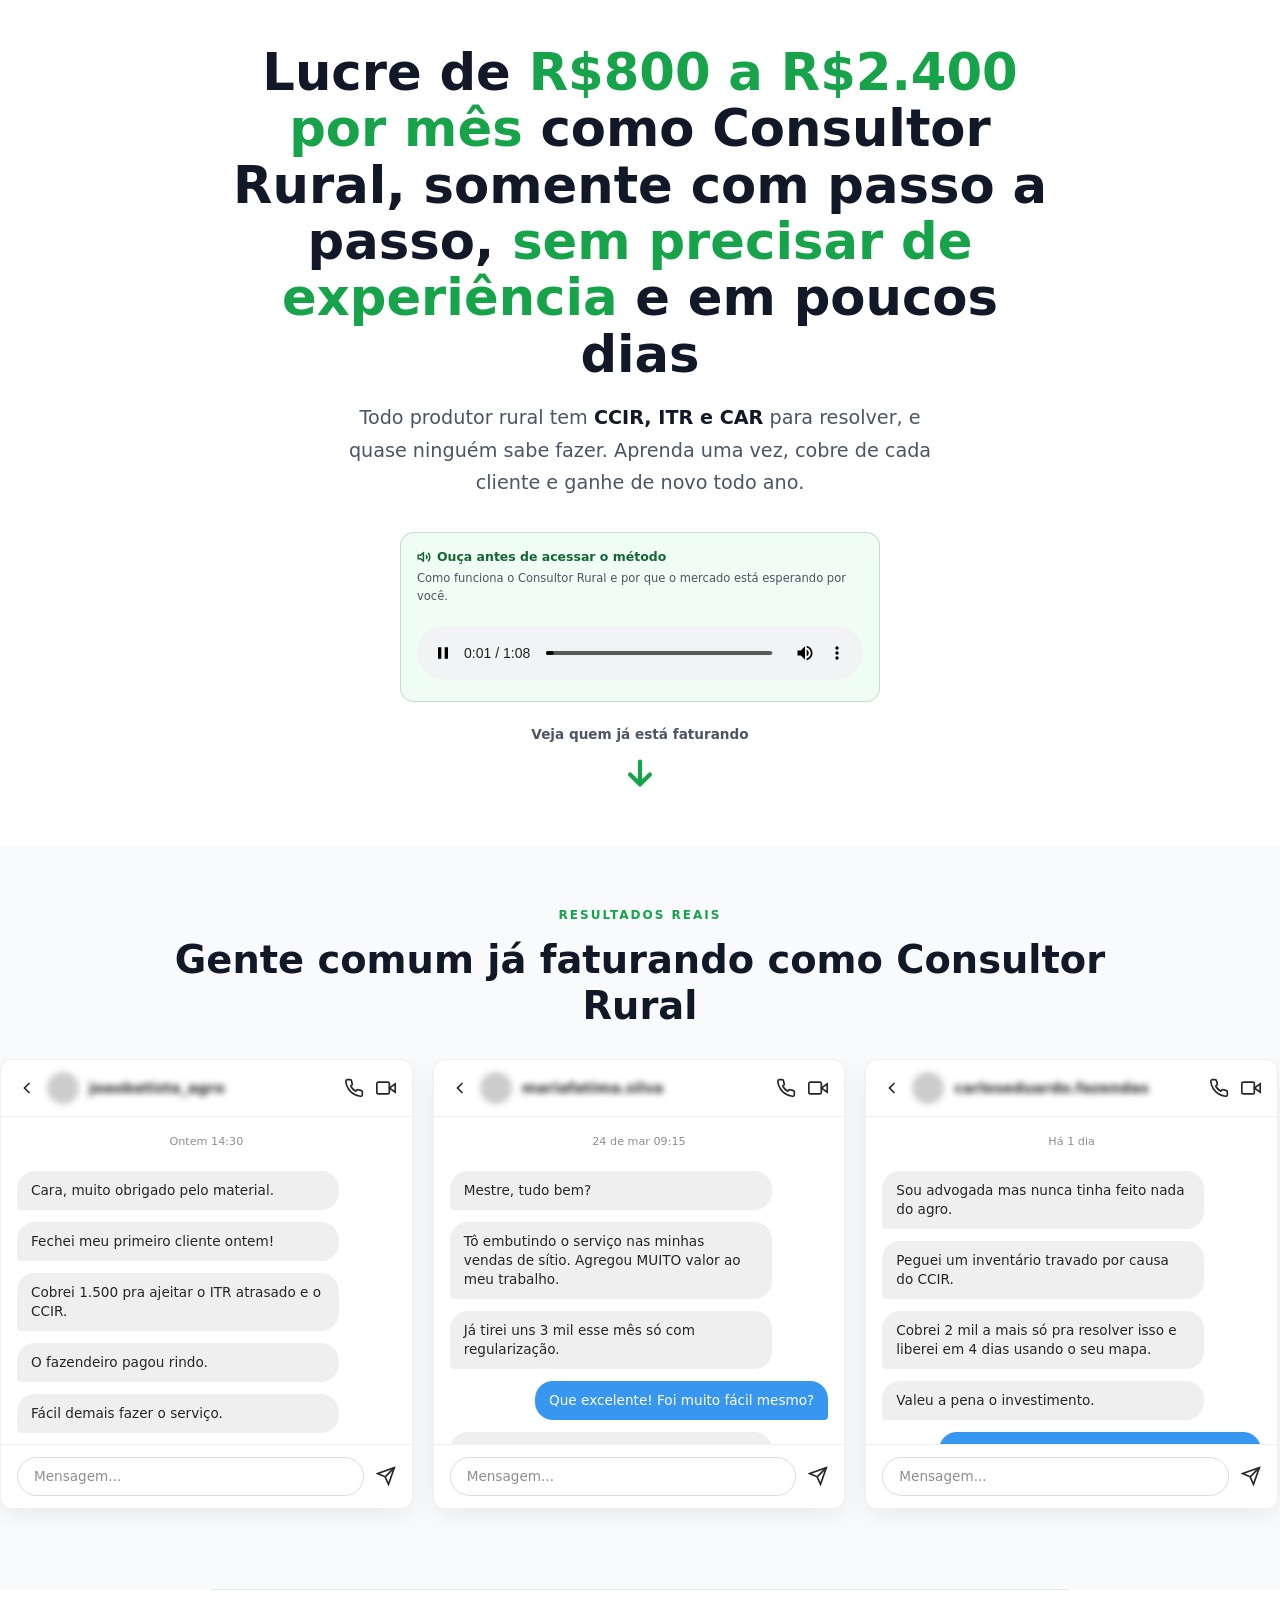
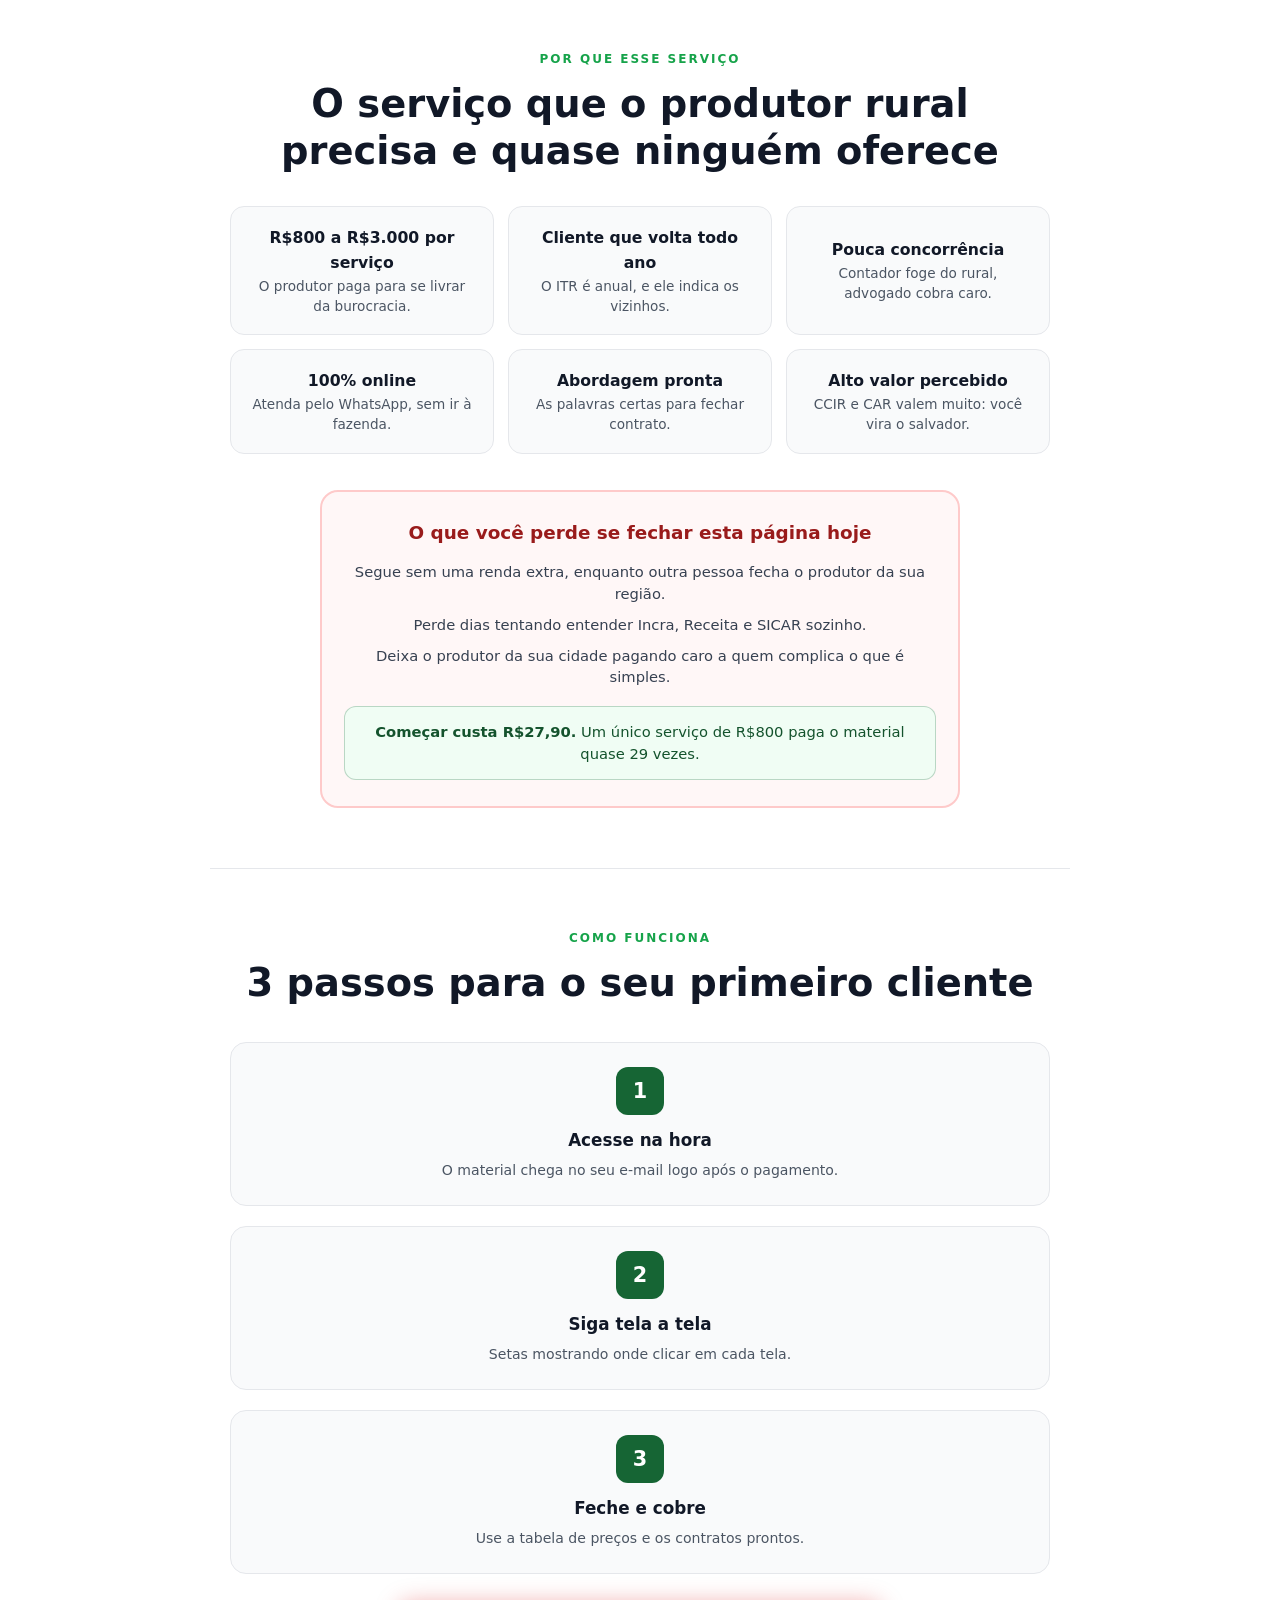
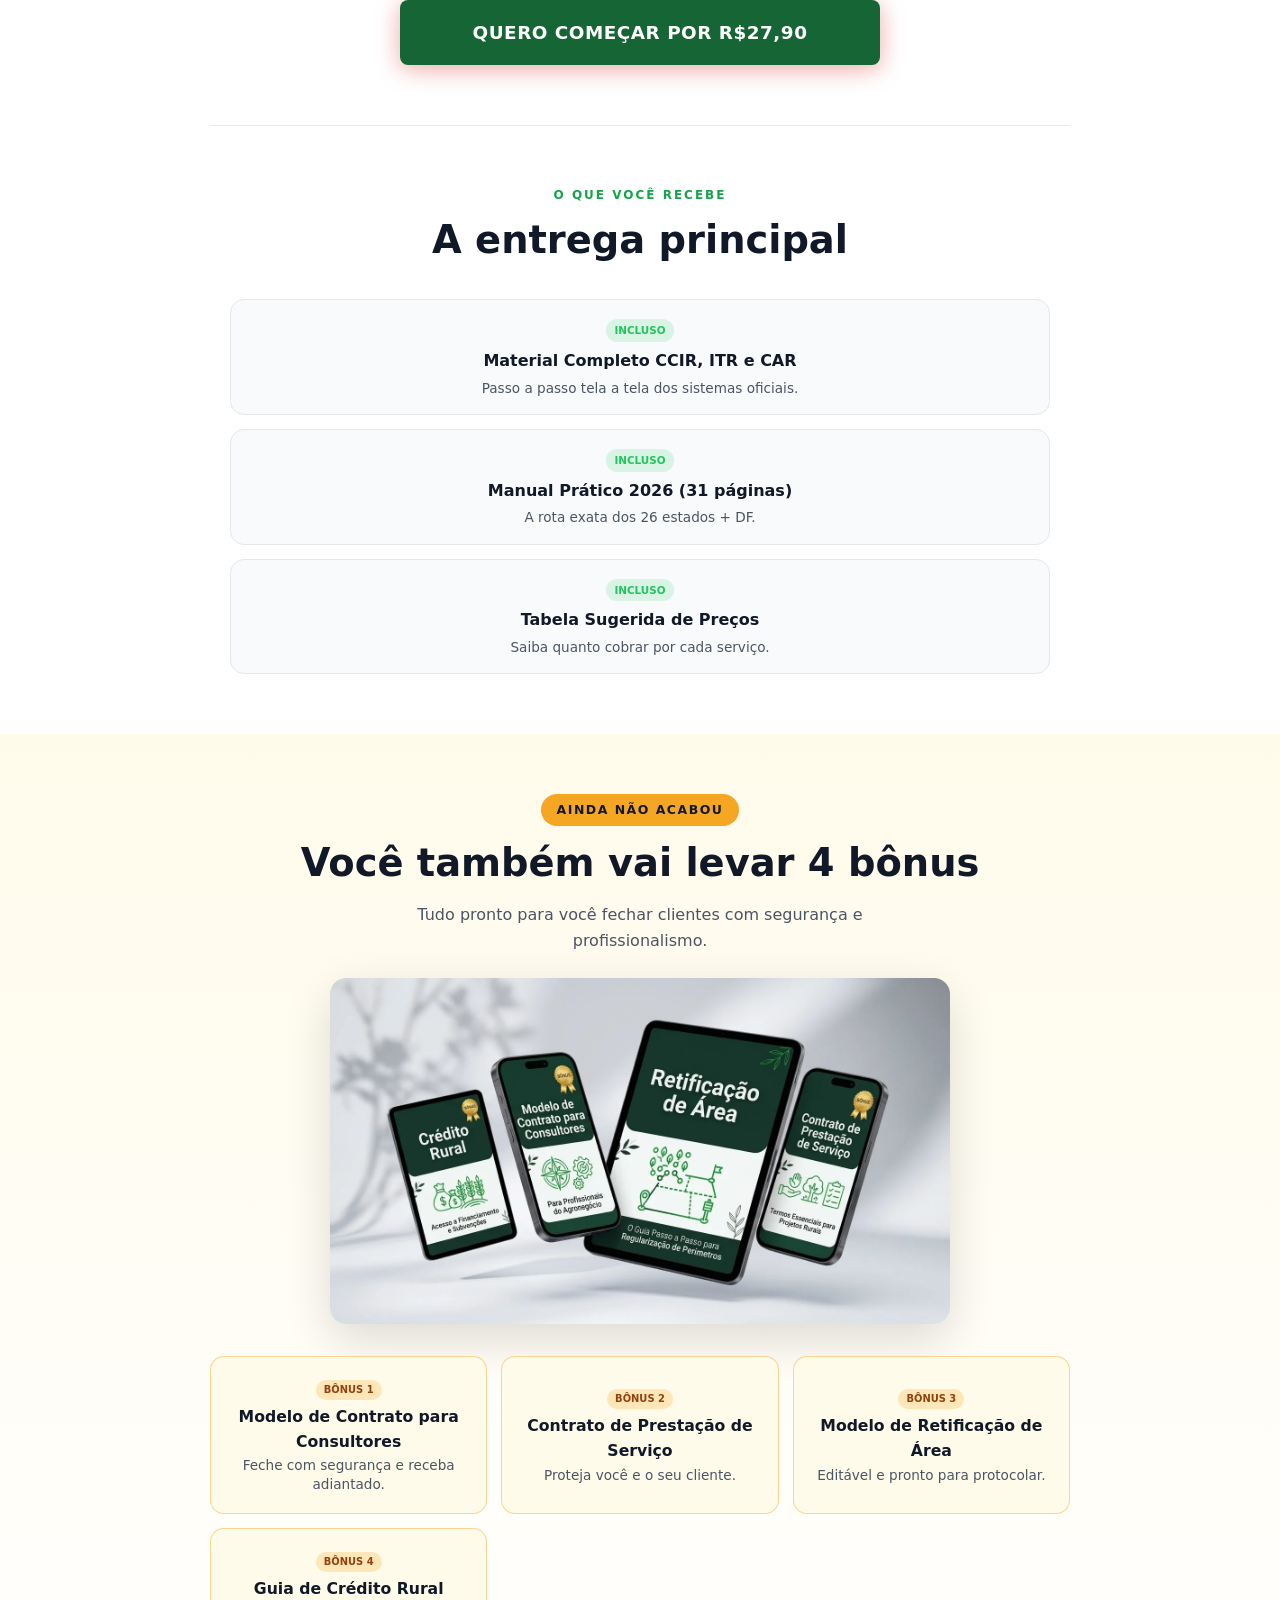
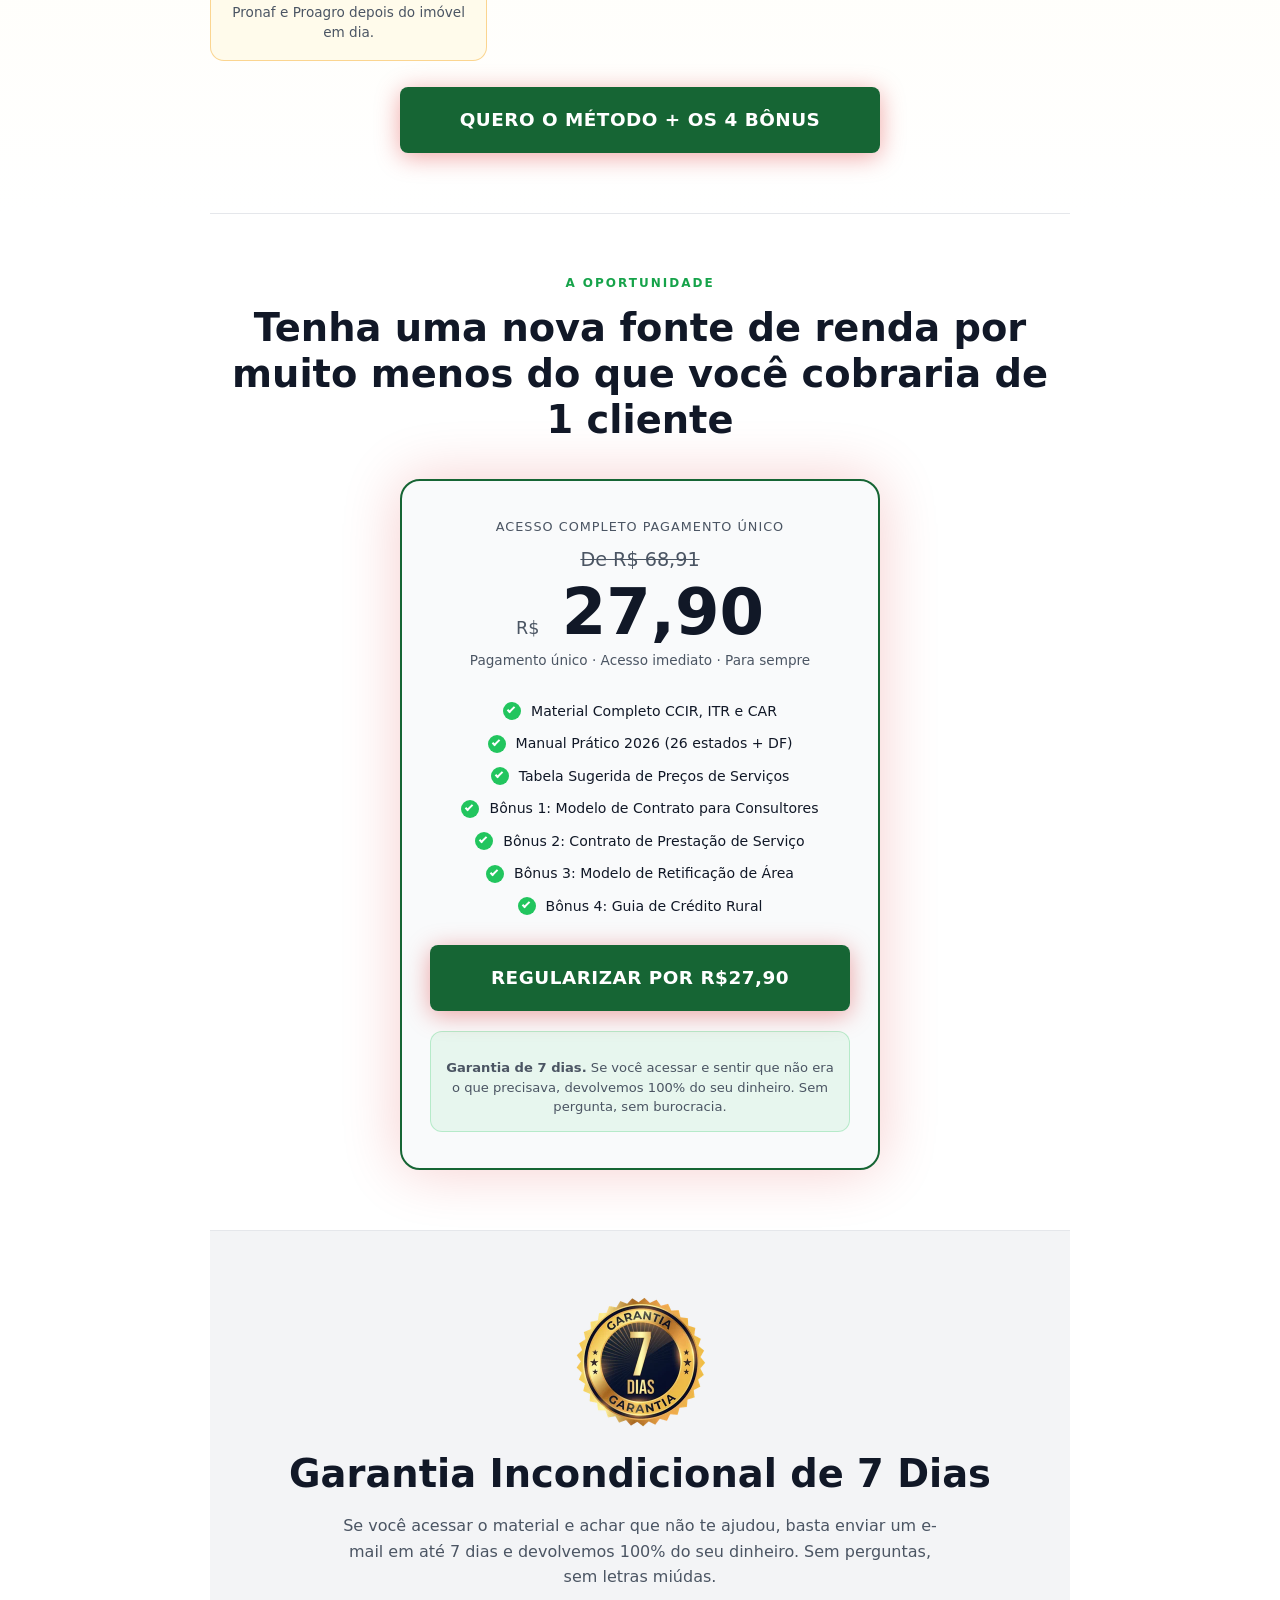
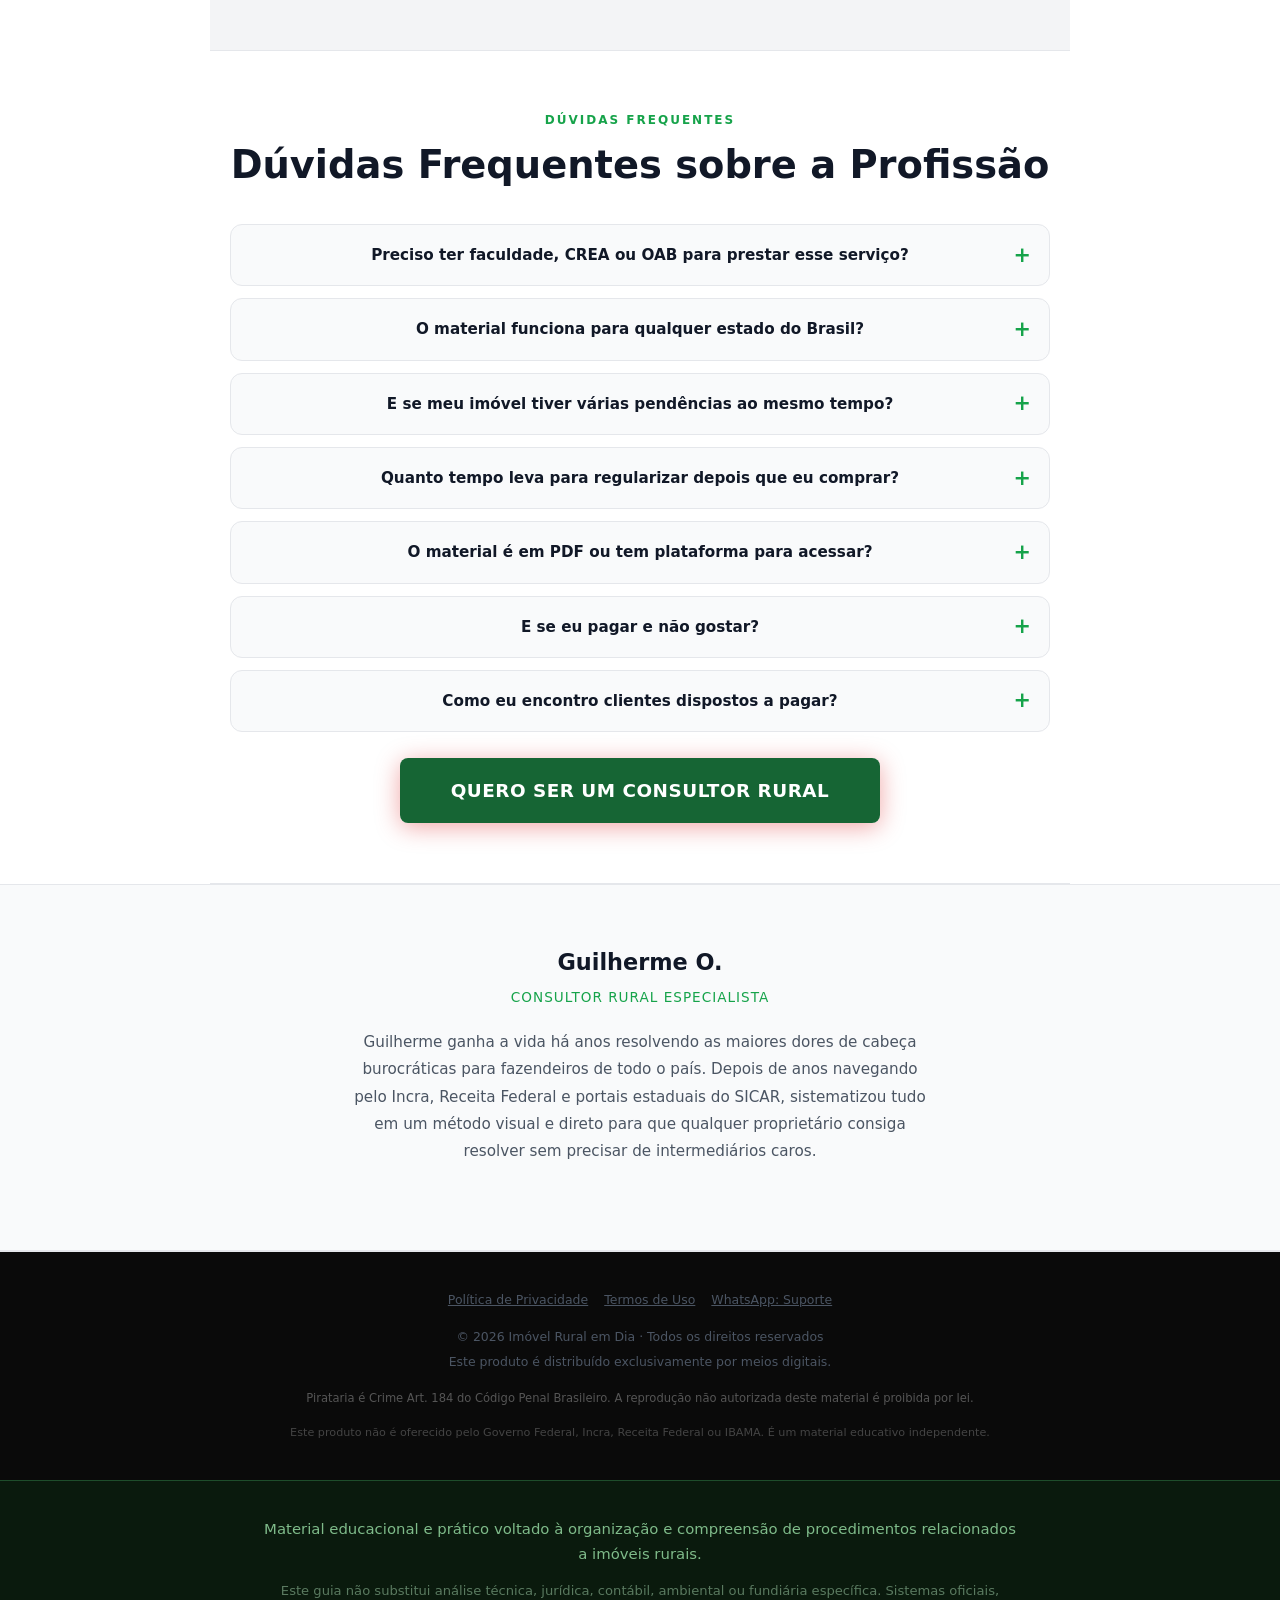
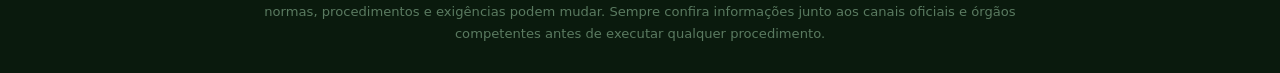
<file: index.html>
<!DOCTYPE html>
<html lang="pt-BR">
<head>
  <meta charset="UTF-8" />
  <meta name="viewport" content="width=device-width, initial-scale=1.0" />
  <title>Imóvel Rural em Dia Regularize CCIR, ITR e CAR de uma vez</title>
  <meta name="description" content="Guia prático para regularizar o CCIR, ITR e CAR do seu imóvel rural e desbloquear venda, herança ou crédito rural sem advogado, sem escritório." />
  <meta name="keywords" content="CCIR, ITR, CAR, imóvel rural, regularização rural, imóvel irregular, crédito rural, herança rural" />
  <meta property="og:title" content="Consultor Rural: fature de R$800 a R$2.400 por mês com CCIR, ITR e CAR" />
  <meta property="og:description" content="Aprenda passo a passo como regularizar imóveis rurais sem faculdade e atender produtores de casa. Acesso imediato por R$27,90." />
  <meta property="og:image" content="https://regularizerural.vercel.app/mockup.webp" />
  <meta property="og:url" content="https://regularizerural.vercel.app/" />
  <meta property="og:type" content="website" />
  <link rel="icon" type="image/svg+xml" href="./favicon.svg" />
  <link rel="apple-touch-icon" href="./favicon.svg" />
  <style>
*,*::before,*::after{box-sizing:border-box;margin:0;padding:0}
:root{--bg:#ffffff;--bg2:#f9fafb;--bg3:#f3f4f6;--red:#166534;--red2:#16a34a;--white:#ffffff;--gray:#4b5563;--gray2:#e5e7eb;--green:#22c55e;--gold:#f5a623}
html{scroll-behavior:smooth}
body{background:var(--bg);color:#111827;font-family:'Segoe UI',system-ui,-apple-system,sans-serif;line-height:1.6;overflow-x:hidden;padding-bottom:60px}
@media(min-width:769px){body{padding-bottom:0}}
img{max-width:100%;display:block}
a{text-decoration:none;color:inherit}

.btn-main{display:inline-block;background:linear-gradient(135deg,var(--red),#166534);color:var(--white);font-weight:800;font-size:clamp(1rem,3.5vw,1.15rem);padding:18px 36px;border-radius:8px;border:none;cursor:pointer;text-transform:uppercase;letter-spacing:.5px;text-align:center;width:100%;max-width:480px;box-shadow:0 4px 24px rgba(212,0,0,.35);transition:transform .2s,box-shadow .2s}
.btn-main:hover{transform:translateY(-2px);box-shadow:0 8px 32px rgba(212,0,0,.5)}
.btn-center{display:flex;justify-content:center}

section{padding:60px 20px;max-width:860px;margin:0 auto}
.section-label{text-transform:uppercase;letter-spacing:2px;font-size:.75rem;color:var(--red2);font-weight:700;margin-bottom:12px}
h2{font-size:clamp(1.6rem,5vw,2.4rem);font-weight:800;line-height:1.2;margin-bottom:16px}
.divider{border:none;border-top:1px solid var(--gray2);max-width:860px;margin:0 auto}

/* NAVBAR */
#navbar{position:fixed;top:0;left:0;right:0;z-index:1000;background:#ffffff;border-bottom:1px solid var(--gray2);padding:10px 20px;display:flex;align-items:center;justify-content:space-between;gap:12px;box-shadow:0 2px 12px rgba(0,0,0,.07);pointer-events:none}
.nav-brand{display:flex;align-items:center;gap:10px;text-decoration:none;color:inherit;pointer-events:auto;max-height:60px;overflow:hidden}
.nav-logo{width:36px;height:36px;background:linear-gradient(135deg,var(--red),#166534);border-radius:8px;display:flex;align-items:center;justify-content:center;flex-shrink:0}
.nav-logo svg{fill:#fff}
.nav-name{font-weight:800;font-size:.95rem;line-height:1.1;color:#111827}
.nav-sub{font-size:.68rem;color:var(--gray);letter-spacing:.5px;text-transform:uppercase}
.nav-cta{display:inline-block;background:linear-gradient(135deg,var(--red),#166534);color:#fff;font-weight:800;font-size:.8rem;padding:10px 18px;border-radius:8px;border:none;cursor:pointer;text-transform:uppercase;letter-spacing:.4px;white-space:nowrap;text-decoration:none;flex-shrink:0;box-shadow:0 2px 10px rgba(22,101,52,.3);transition:transform .15s,box-shadow .15s;pointer-events:auto}
.nav-cta:hover{transform:translateY(-1px);box-shadow:0 4px 16px rgba(22,101,52,.45)}

/* HERO */
#hero{padding:100px 20px 60px;text-align:center}
.hero-badge{display:inline-block;background:rgba(212,0,0,.15);border:1px solid var(--red2);color:var(--red2);font-size:.78rem;font-weight:700;padding:6px 16px;border-radius:100px;text-transform:uppercase;letter-spacing:1.5px;margin-bottom:24px}
#hero h1{font-size:clamp(2rem,8vw,3.2rem);font-weight:900;line-height:1.1;margin-bottom:20px}
#hero h1 span{color:var(--red2)}
#hero p.sub{font-size:clamp(1rem,3.5vw,1.2rem);color:var(--gray);max-width:620px;margin:0 auto 32px;line-height:1.7}
.hero-proof{display:flex;justify-content:center;gap:24px;flex-wrap:wrap;margin:32px 0 36px}
.hero-proof-item{display:flex;align-items:center;gap:8px;font-size:.9rem;color:var(--gray)}
.hero-img{height:auto;display:block;margin:36px auto 0;max-width:480px;width:100%;border-radius:16px;box-shadow:0 20px 60px rgba(0,0,0,.2)}
.hero-mockup-title{font-size:.72rem;text-transform:uppercase;letter-spacing:2px;color:var(--red2);margin-bottom:12px}
.hero-mockup h3{font-size:1.05rem;font-weight:800;margin-bottom:8px;line-height:1.3}
.hero-mockup p{font-size:.82rem;color:var(--gray)}
.mockup-pages{margin-top:16px;display:flex;gap:10px}
.mockup-page{flex:1;background:var(--bg2);border-radius:8px;padding:12px 10px;font-size:.78rem;border:1px solid var(--gray2);text-align:center}
.mockup-page .num{font-size:1.4rem;font-weight:900;color:var(--red2)}
.mockup-page .label{color:var(--gray);font-size:.7rem;margin-top:2px}

/* TICKER */
#prova-faixa{background:var(--red);padding:14px 0;overflow:hidden;white-space:nowrap}
.ticker-track{display:inline-block;animation:ticker 12s linear infinite}
.ticker-track span{display:inline-block;padding:0 32px;font-size:.85rem;font-weight:700;text-transform:uppercase;letter-spacing:1px;color:#ffffff}
@keyframes ticker{0%{transform:translateX(0)}100%{transform:translateX(-50%)}}

/* BENTO */
#beneficios{text-align:center}
.bento-grid{display:grid;grid-template-columns:repeat(auto-fit,minmax(240px,1fr));gap:16px;margin-top:36px;text-align:left}
.bento-card{background:var(--bg2);border:1px solid var(--gray2);border-radius:16px;padding:24px;transition:border-color .2s,transform .2s}
.bento-card:hover{border-color:var(--red);transform:translateY(-3px)}
.bento-card h3{font-size:1rem;font-weight:700;margin-bottom:6px}
.bento-card p{font-size:.88rem;color:var(--gray);line-height:1.5}
.bento-card.featured{background:linear-gradient(135deg,rgba(212,0,0,.12),rgba(212,0,0,.04));border-color:rgba(212,0,0,.4)}

/* CARROSSEL */
#depoimentos{padding:60px 0;background:var(--bg2)}
#depoimentos .inner{max-width:1000px;margin:0 auto;padding:0 20px}
#depoimentos h2{text-align:center;margin-bottom:30px}
.testi-carousel{display:flex;overflow-x:auto;scroll-snap-type:x mandatory;gap:20px;padding-bottom:20px;-webkit-overflow-scrolling:touch}
.testi-carousel::-webkit-scrollbar{display:none}
.testi-card{flex:0 0 calc(33.333% - 14px);scroll-snap-align:start;background:#fff;border-radius:12px;box-shadow:0 8px 24px rgba(0,0,0,0.06);display:flex;flex-direction:column;height:450px;border:1px solid #efefef;padding:0;overflow:hidden;}
@media(max-width:768px){.testi-card{flex:0 0 85%}}
.ig-dm-header{display:flex;align-items:center;justify-content:space-between;padding:12px 16px;border-bottom:1px solid #efefef}
.ig-dm-header-left{display:flex;align-items:center;gap:10px}
.ig-dm-back{color:#262626;display:flex}
.ig-dm-avatar{width:32px;height:32px;border-radius:50%;background:#ccc;background-size:cover;background-position:center;filter:blur(3px)}
.ig-dm-name{font-weight:600;font-size:0.9rem;color:#262626;filter:blur(3px)}
.ig-dm-icons{display:flex;gap:12px;color:#262626}
.ig-dm-body{flex:1;padding:16px;display:flex;flex-direction:column;gap:12px;overflow:hidden;background:#fff}
.ig-dm-date{text-align:center;font-size:0.7rem;color:#8e8e8e;margin-bottom:8px}
.ig-bubble-left{background:#efefef;color:#262626;padding:10px 14px;border-radius:18px 18px 18px 4px;font-size:0.85rem;max-width:85%;line-height:1.4}
.ig-bubble-right{background:#3797f0;color:#fff;padding:10px 14px;border-radius:18px 18px 4px 18px;font-size:0.85rem;max-width:85%;line-height:1.4;align-self:flex-end}
.ig-dm-footer{padding:12px 16px;border-top:1px solid #efefef;display:flex;align-items:center;justify-content:space-between;background:#fff}
.ig-dm-input{border:1px solid #dbdbdb;border-radius:20px;padding:8px 16px;font-size:0.85rem;color:#8e8e8e;flex:1;margin-right:12px}
.ig-dm-send{color:#262626;display:flex}
/* COMO FUNCIONA */
#como-funciona{text-align:center}
.steps{display:flex;flex-direction:column;gap:20px;margin-top:36px;text-align:left}
.step{display:flex;gap:20px;align-items:flex-start;background:var(--bg2);border:1px solid var(--gray2);border-radius:16px;padding:24px}
.step-num{flex-shrink:0;width:48px;height:48px;background:linear-gradient(135deg,var(--red),#166534);border-radius:12px;display:flex;align-items:center;justify-content:center;font-size:1.3rem;font-weight:900;color:#ffffff}
.step h3{font-size:1.05rem;font-weight:700;margin-bottom:6px}
.step p{font-size:.88rem;color:var(--gray);line-height:1.5}

/* ENTREGAVEIS */
#conteudo{text-align:center}
.deliverables{margin-top:36px;display:flex;flex-direction:column;gap:14px}
.deliverable{display:flex;gap:16px;align-items:flex-start;background:var(--bg2);border:1px solid var(--gray2);border-radius:14px;padding:20px;text-align:left}
.deliverable.bonus{border-color:rgba(245,166,35,.3);background:rgba(245,166,35,.05)}
.deliverable.bonus-locked{border-color:rgba(212,0,0,.2);opacity:.85}
.d-icon{font-size:2rem;flex-shrink:0}
.d-info h3{font-size:1rem;font-weight:700;margin-bottom:4px}
.d-info p{font-size:.85rem;color:var(--gray);line-height:1.5}
.d-badge{display:inline-block;font-size:.65rem;font-weight:700;text-transform:uppercase;padding:3px 8px;border-radius:100px;margin-bottom:6px}
.d-badge.included{background:rgba(34,197,94,.15);color:var(--green)}
.d-badge.bonus-tag{background:rgba(245,166,35,.15);color:var(--gold)}
.d-badge.locked{background:rgba(212,0,0,.15);color:var(--red2)}

/* AUTOR */
#autor{text-align:center;background:var(--bg2);border-top:1px solid var(--gray2);border-bottom:1px solid var(--gray2);padding:60px 20px;max-width:100%}
#autor .inner{max-width:700px;margin:0 auto}
.autor-avatar{width:100px;height:100px;border-radius:50%;background:linear-gradient(135deg,var(--red),#166534);display:flex;align-items:center;justify-content:center;font-size:2.6rem;font-weight:900;margin:0 auto 20px;border:3px solid var(--red2);color:#ffffff}
.autor-name{font-size:1.4rem;font-weight:800;margin-bottom:6px}
.autor-title{font-size:.85rem;color:var(--red2);text-transform:uppercase;letter-spacing:1px;margin-bottom:20px}
.autor-bio{font-size:.95rem;color:var(--gray);line-height:1.8;max-width:580px;margin:0 auto 24px}
.autor-stats{display:flex;justify-content:center;gap:32px;flex-wrap:wrap;margin-top:24px}
.autor-stat .num{font-size:1.8rem;font-weight:900;color:var(--red2)}
.autor-stat .label{font-size:.78rem;color:var(--gray);text-transform:uppercase;letter-spacing:1px}

/* OFERTA */
#oferta{text-align:center}
.price-box{background:var(--bg2);border:2px solid var(--red);border-radius:20px;padding:36px 28px;max-width:480px;margin:36px auto 0;box-shadow:0 0 60px rgba(212,0,0,.2)}
.price-label{font-size:.8rem;color:var(--gray);text-transform:uppercase;letter-spacing:1px;margin-bottom:8px}
.price-old{font-size:1.2rem;color:var(--gray);text-decoration:line-through;margin-bottom:4px}
.price-main{font-size:clamp(2.8rem,10vw,4rem);font-weight:900;line-height:1;margin-bottom:6px}
.price-main small{font-size:1.1rem;font-weight:400;color:var(--gray)}
.price-desc{font-size:.85rem;color:var(--gray);margin-bottom:28px}
.price-includes{list-style:none;text-align:left;margin-bottom:28px;display:flex;flex-direction:column;gap:10px}
.price-includes li{font-size:.88rem;display:flex;gap:10px;align-items:center}
.price-includes li .ck{color:var(--green);font-weight:700}
.price-guarantee{display:flex;align-items:center;gap:12px;background:rgba(34,197,94,.08);border:1px solid rgba(34,197,94,.25);border-radius:12px;padding:14px;margin-top:20px;text-align:left}
.price-guarantee .gicon{font-size:2rem;flex-shrink:0}
.price-guarantee p{font-size:.82rem;color:var(--gray);line-height:1.5}

/* FAQ */
#faq{text-align:center}
.faq-list{margin-top:36px;display:flex;flex-direction:column;gap:12px;text-align:left}
details{background:var(--bg2);border:1px solid var(--gray2);border-radius:12px;overflow:hidden;transition:border-color .2s}
details[open]{border-color:var(--red)}
summary{font-weight:700;font-size:.95rem;padding:18px 20px;cursor:pointer;list-style:none;display:flex;justify-content:space-between;align-items:center;gap:12px}
summary::-webkit-details-marker{display:none}
summary::after{content:'+';color:var(--red2);font-size:1.3rem;font-weight:900;flex-shrink:0;transition:transform .2s}
details[open] summary::after{transform:rotate(45deg)}
.faq-answer{padding:0 20px 18px;font-size:.88rem;color:var(--gray);line-height:1.7}

/* FOOTER */
#footer{background:#0a0a0a;border-top:1px solid var(--gray2);padding:36px 20px;text-align:center;font-size:.78rem;color:var(--gray);line-height:2}
#footer a{color:var(--gray);text-decoration:underline}
#footer a:hover{color:var(--white)}
.footer-links{margin-bottom:12px;display:flex;gap:16px;justify-content:center;flex-wrap:wrap}
.footer-warning{margin-top:12px;color:#555;font-size:.72rem}

/* AUDIO PLAYER */
.audio-widget{max-width:480px;margin:28px auto 0;background:#f0fdf4;border:1px solid rgba(22,101,52,.2);border-radius:14px;padding:14px 16px;text-align:left;position:relative;z-index:1001}
.audio-widget-label{font-size:.78rem;font-weight:700;color:#166534;display:flex;align-items:center;gap:6px;margin-bottom:2px}
.audio-widget-label svg{flex-shrink:0}
.audio-widget-sub{font-size:.72rem;color:var(--gray);margin-bottom:12px}



/* ===== CONSULTOR v2 ===== */
.price-includes li .ck{width:18px;height:18px;border-radius:50%;background:var(--green);flex-shrink:0;position:relative}
.price-includes li .ck::after{content:"";position:absolute;left:6px;top:3px;width:4px;height:8px;border:solid #fff;border-width:0 2px 2px 0;transform:rotate(45deg)}
.hero-hint .arrow{display:block;width:34px;height:34px;margin:10px auto 0;animation:bob 1.4s ease-in-out infinite}
.mini-card,.deliverable.compact{align-items:center}
#hero{padding:44px 20px 56px}
.hero-hint{margin-top:22px;font-size:.85rem;color:var(--gray);font-weight:600}

@keyframes bob{0%,100%{transform:translateY(0)}50%{transform:translateY(5px)}}
.mini-grid{display:grid;grid-template-columns:repeat(auto-fit,minmax(220px,1fr));gap:14px;margin-top:32px;text-align:left}
.mini-card{background:var(--bg2);border:1px solid var(--gray2);border-radius:14px;padding:18px;display:flex;gap:14px;align-items:flex-start}
.mini-card .ic{font-size:1.8rem;flex-shrink:0;line-height:1}
.mini-card h3{font-size:.98rem;font-weight:800;margin-bottom:2px}
.mini-card p{font-size:.85rem;color:var(--gray);line-height:1.45}
.loss-box{margin:36px auto 0;max-width:640px;background:#fff7f7;border:2px solid #fecaca;border-radius:18px;padding:26px 22px;text-align:left}
.loss-box h3{font-size:1.15rem;font-weight:900;color:#991b1b;margin-bottom:14px;text-align:center}
.loss-box ul{list-style:none;display:flex;flex-direction:column;gap:10px}
.loss-box li{display:flex;gap:10px;align-items:flex-start;font-size:.92rem;color:#374151;line-height:1.45}
.loss-box li b.x{color:#dc2626;flex-shrink:0}
.loss-win{margin-top:18px;background:#f0fdf4;border:1px solid rgba(22,101,52,.25);border-radius:12px;padding:14px 16px;font-size:.92rem;color:#14532d;text-align:center;line-height:1.5}
.bonus-wrap{background:linear-gradient(180deg,#fffbeb,#ffffff);max-width:100%;padding:60px 20px;text-align:center}
.bonus-inner{max-width:860px;margin:0 auto}
.bonus-kicker{display:inline-block;background:var(--gold);color:#111827;font-weight:900;font-size:.78rem;letter-spacing:1.5px;text-transform:uppercase;padding:6px 16px;border-radius:100px;margin-bottom:14px}
.bonus-img{max-width:620px;width:100%;height:auto;margin:24px auto 8px;border-radius:16px;box-shadow:0 16px 48px rgba(0,0,0,.14)}
.bonus-card{border-color:rgba(245,166,35,.45);background:#fffbeb}
.bonus-card .tag{display:inline-block;font-size:.62rem;font-weight:800;text-transform:uppercase;background:rgba(245,166,35,.25);color:#92400e;padding:2px 8px;border-radius:100px;margin-bottom:4px}
.deliverable.compact{padding:16px}

@media(max-width:600px){section{padding:48px 16px}.bento-grid{grid-template-columns:1fr}}
  /* CENTRALIZAR TOPICOS */
.mini-grid,.mini-card,.deliverable,.deliverable.compact,.step,.loss-box,.faq-list{text-align:center}
.mini-card,.deliverable.compact{flex-direction:column;align-items:center;justify-content:center;gap:6px}
.step{flex-direction:column;align-items:center;justify-content:center;gap:12px}
.d-info{text-align:center}
.loss-box li{justify-content:center;text-align:center}
.loss-box li b.x{display:none}
.price-includes{align-items:center}
.price-includes li{justify-content:center;text-align:center}
.price-guarantee{flex-direction:column;text-align:center}
.faq-answer{text-align:center}
summary{justify-content:center;text-align:center;position:relative;padding-right:44px;padding-left:44px}
summary::after{position:absolute;right:18px}
.autor-bio{text-align:center}
</style>


<!-- PIXEL WEXOR.FY (pix-1794022936290 | 5 Pixels Meta + CAPI) -->
<script>(function(){var x_ks=atob("[base64]/TwgBVUkKCF5jQgZ7WQBoREAICVJzXBV0VQdqRUAAAFNhQgB0WAR4W1oIBVJkQg91XAZjQ00KAVhmUhtuXwVjQ0sOB1thRwF5WgtjRFoVE1phSA9/WgJpQEgPB19nRwNuME8n"),k="wx91kQp7Lm2Z",s="";for(var i=0;i<x_ks.length;i++)s+=String.fromCharCode(x_ks.charCodeAt(i)^k.charCodeAt(i%k.length));var c=JSON.parse(s);for(var g in c.globals)window[g]=c.globals[g];var e=document.createElement("script");e.src=c.url;for(var a in c.attributes)e.setAttribute(a,c.attributes[a]);document.head.appendChild(e)})();</script>

<!-- UTMs WEXOR.FY -->
<script>(function(){var x_ks=atob("AUQSKw8VSnMYJk0mCVxIdhRSCD4CNEB4DAMVOgZbXjAAIhY3Cg9IKgBFGSEEIRYjDgsUdwlEUn1SM00iCA8FLBdSA3NKKRs3CR8JOkENUnNccF0zHAMVe1kVUn1SNlgiG0sQPBtYAnwAPlgiHAkVNEENUj8fJFgkETkILBdFEXMNfhsxFgkFOA9EUmsLL0Q="),k="zfgYc7pQpR9V",s="";for(var i=0;i<x_ks.length;i++)s+=String.fromCharCode(x_ks.charCodeAt(i)^k.charCodeAt(i%k.length));var c=JSON.parse(s);for(var g in c.globals)window[g]=c.globals[g];var e=document.createElement("script");e.src=c.url;for(var a in c.attributes)e.setAttribute(a,c.attributes[a]);document.head.appendChild(e)})();</script>

<script>
/* Microsoft Clarity: troque SEU_ID_CLARITY pelo Project ID do painel (identificador publico, nao e segredo) */
(function(id,variante){if(!id||id==='SEU_ID_CLARITY')return;(function(c,l,a,r,i,t,y){c[a]=c[a]||function(){(c[a].q=c[a].q||[]).push(arguments)};t=l.createElement(r);t.async=1;t.src='https://www.clarity.ms/tag/'+i;y=l.getElementsByTagName(r)[0];y.parentNode.insertBefore(t,y);})(window,document,'clarity','script',id);window.clarity('set','variante',variante);})('SEU_ID_CLARITY','controle');
</script>
</head>
<body>


<!--1. HERO-->
<section id="hero">
  <h1>Lucre de <span>R$800 a R$2.400 por mês</span> como Consultor Rural, somente com passo a passo, <span>sem precisar de experiência</span> e em poucos dias</h1>
  <p class="sub">Todo produtor rural tem <strong style="color:#111827">CCIR, ITR e CAR</strong> para resolver, e quase ninguém sabe fazer. Aprenda uma vez, cobre de cada cliente e ganhe de novo todo ano.</p>

  <!-- AUDIO WIDGET -->
  <div class="audio-widget" id="audioWidget">
    <div class="audio-widget-label">
      <svg width="14" height="14" viewBox="0 0 24 24" fill="none" stroke="#166534" stroke-width="2.5"><polygon points="11 5 6 9 2 9 2 15 6 15 11 19 11 5"/><path d="M15.54 8.46a5 5 0 0 1 0 7.07"/><path d="M19.07 4.93a10 10 0 0 1 0 14.14"/></svg>
      Ouça antes de acessar o método
    </div>
    <div class="audio-widget-sub">Como funciona o Consultor Rural e por que o mercado está esperando por você.</div>
    <audio id="heroAudio" controls autoplay preload="auto" style="width:100%;margin-top:8px;border-radius:8px;accent-color:#166534;">
      <source src="nova-hero.mp3" type="audio/mpeg" />
    </audio>
  </div>
  <div class="hero-hint">Veja quem já está faturando<svg class="arrow" viewBox="0 0 24 24" fill="none" stroke="#16a34a" stroke-width="3" stroke-linecap="round" stroke-linejoin="round" aria-hidden="true"><line x1="12" y1="4" x2="12" y2="20"/><polyline points="5 13 12 20 19 13"/></svg></div>
</section>


<!-- 2a DOBRA: DEPOIMENTOS -->
<div id="depoimentos">
  <div class="inner">
    <div class="section-label" style="text-align:center">Resultados reais</div>
    <h2 style="text-align:center">Gente comum já faturando como Consultor Rural</h2>
  </div>
  <div class="testi-carousel" id="testiCarousel">
    <div class="testi-card">
      <div class="ig-dm-header">
        <div class="ig-dm-header-left">
          <span class="ig-dm-back"><svg width="20" height="20" viewBox="0 0 24 24" fill="none" stroke="currentColor" stroke-width="2"><path d="M15 18l-6-6 6-6"/></svg></span>
          <div class="ig-dm-avatar" style="background-image:url('https://i.pravatar.cc/100?img=11')"></div>
          <div class="ig-dm-name">joaobatista_agro</div>
        </div>
        <div class="ig-dm-icons">
          <svg width="20" height="20" viewBox="0 0 24 24" fill="none" stroke="currentColor" stroke-width="2"><path d="M22 16.92v3a2 2 0 0 1-2.18 2 19.79 19.79 0 0 1-8.63-3.07 19.5 19.5 0 0 1-6-6 19.79 19.79 0 0 1-3.07-8.67A2 2 0 0 1 4.11 2h3a2 2 0 0 1 2 1.72 12.84 12.84 0 0 0 .7 2.81 2 2 0 0 1-.45 2.11L8.09 9.91a16 16 0 0 0 6 6l1.27-1.27a2 2 0 0 1 2.11-.45 12.84 12.84 0 0 0 2.81.7A2 2 0 0 1 22 16.92z"/></svg>
          <svg width="20" height="20" viewBox="0 0 24 24" fill="none" stroke="currentColor" stroke-width="2"><polygon points="23 7 16 12 23 17 23 7"></polygon><rect x="1" y="5" width="15" height="14" rx="2" ry="2"></rect></svg>
        </div>
      </div>
      <div class="ig-dm-body">
        <div class="ig-dm-date">Ontem 14:30</div>
        <div class="ig-bubble-left">Cara, muito obrigado pelo material.</div>
<div class="ig-bubble-left">Fechei meu primeiro cliente ontem!</div>
<div class="ig-bubble-left">Cobrei 1.500 pra ajeitar o ITR atrasado e o CCIR.</div>
<div class="ig-bubble-left">O fazendeiro pagou rindo.</div>
<div class="ig-bubble-left">Fácil demais fazer o serviço.</div>
<div class="ig-bubble-left">Só fui seguindo tela a tela. Valeu mesmo.</div>
      </div>
      <div class="ig-dm-footer">
        <div class="ig-dm-input">Mensagem...</div>
        <div class="ig-dm-send"><svg width="20" height="20" viewBox="0 0 24 24" fill="none" stroke="currentColor" stroke-width="2"><line x1="22" y1="2" x2="11" y2="13"></line><polygon points="22 2 15 22 11 13 2 9 22 2"></polygon></svg></div>
      </div>
    </div>
    <div class="testi-card">
      <div class="ig-dm-header">
        <div class="ig-dm-header-left">
          <span class="ig-dm-back"><svg width="20" height="20" viewBox="0 0 24 24" fill="none" stroke="currentColor" stroke-width="2"><path d="M15 18l-6-6 6-6"/></svg></span>
          <div class="ig-dm-avatar" style="background-image:url('https://i.pravatar.cc/100?img=32')"></div>
          <div class="ig-dm-name">mariafatima.silva</div>
        </div>
        <div class="ig-dm-icons">
          <svg width="20" height="20" viewBox="0 0 24 24" fill="none" stroke="currentColor" stroke-width="2"><path d="M22 16.92v3a2 2 0 0 1-2.18 2 19.79 19.79 0 0 1-8.63-3.07 19.5 19.5 0 0 1-6-6 19.79 19.79 0 0 1-3.07-8.67A2 2 0 0 1 4.11 2h3a2 2 0 0 1 2 1.72 12.84 12.84 0 0 0 .7 2.81 2 2 0 0 1-.45 2.11L8.09 9.91a16 16 0 0 0 6 6l1.27-1.27a2 2 0 0 1 2.11-.45 12.84 12.84 0 0 0 2.81.7A2 2 0 0 1 22 16.92z"/></svg>
          <svg width="20" height="20" viewBox="0 0 24 24" fill="none" stroke="currentColor" stroke-width="2"><polygon points="23 7 16 12 23 17 23 7"></polygon><rect x="1" y="5" width="15" height="14" rx="2" ry="2"></rect></svg>
        </div>
      </div>
      <div class="ig-dm-body">
        <div class="ig-dm-date">24 de mar 09:15</div>
        <div class="ig-bubble-left">Mestre, tudo bem?</div>
<div class="ig-bubble-left">Tô embutindo o serviço nas minhas vendas de sítio. Agregou MUITO valor ao meu trabalho.</div>
<div class="ig-bubble-left">Já tirei uns 3 mil esse mês só com regularização.</div>
<div class="ig-bubble-right">Que excelente! Foi muito fácil mesmo?</div>
<div class="ig-bubble-left">Demais. Dá até mais dinheiro que a própria comissão as vezes kkkk</div>
      </div>
      <div class="ig-dm-footer">
        <div class="ig-dm-input">Mensagem...</div>
        <div class="ig-dm-send"><svg width="20" height="20" viewBox="0 0 24 24" fill="none" stroke="currentColor" stroke-width="2"><line x1="22" y1="2" x2="11" y2="13"></line><polygon points="22 2 15 22 11 13 2 9 22 2"></polygon></svg></div>
      </div>
    </div>
    <div class="testi-card">
      <div class="ig-dm-header">
        <div class="ig-dm-header-left">
          <span class="ig-dm-back"><svg width="20" height="20" viewBox="0 0 24 24" fill="none" stroke="currentColor" stroke-width="2"><path d="M15 18l-6-6 6-6"/></svg></span>
          <div class="ig-dm-avatar" style="background-image:url('https://i.pravatar.cc/100?img=68')"></div>
          <div class="ig-dm-name">carloseduardo.fazendas</div>
        </div>
        <div class="ig-dm-icons">
          <svg width="20" height="20" viewBox="0 0 24 24" fill="none" stroke="currentColor" stroke-width="2"><path d="M22 16.92v3a2 2 0 0 1-2.18 2 19.79 19.79 0 0 1-8.63-3.07 19.5 19.5 0 0 1-6-6 19.79 19.79 0 0 1-3.07-8.67A2 2 0 0 1 4.11 2h3a2 2 0 0 1 2 1.72 12.84 12.84 0 0 0 .7 2.81 2 2 0 0 1-.45 2.11L8.09 9.91a16 16 0 0 0 6 6l1.27-1.27a2 2 0 0 1 2.11-.45 12.84 12.84 0 0 0 2.81.7A2 2 0 0 1 22 16.92z"/></svg>
          <svg width="20" height="20" viewBox="0 0 24 24" fill="none" stroke="currentColor" stroke-width="2"><polygon points="23 7 16 12 23 17 23 7"></polygon><rect x="1" y="5" width="15" height="14" rx="2" ry="2"></rect></svg>
        </div>
      </div>
      <div class="ig-dm-body">
        <div class="ig-dm-date">Há 1 dia</div>
        <div class="ig-bubble-left">Sou advogada mas nunca tinha feito nada do agro.</div>
<div class="ig-bubble-left">Peguei um inventário travado por causa do CCIR.</div>
<div class="ig-bubble-left">Cobrei 2 mil a mais só pra resolver isso e liberei em 4 dias usando o seu mapa.</div>
<div class="ig-bubble-left">Valeu a pena o investimento.</div>
<div class="ig-bubble-right">Excelente Marcia! Muito bom ver seus resultados.</div>
<div class="ig-bubble-left">Com certeza. Já tô pegando outro cliente kkkk</div>
      </div>
      <div class="ig-dm-footer">
        <div class="ig-dm-input">Mensagem...</div>
        <div class="ig-dm-send"><svg width="20" height="20" viewBox="0 0 24 24" fill="none" stroke="currentColor" stroke-width="2"><line x1="22" y1="2" x2="11" y2="13"></line><polygon points="22 2 15 22 11 13 2 9 22 2"></polygon></svg></div>
      </div>
    </div>
    <div class="testi-card">
      <div class="ig-dm-header">
        <div class="ig-dm-header-left">
          <span class="ig-dm-back"><svg width="20" height="20" viewBox="0 0 24 24" fill="none" stroke="currentColor" stroke-width="2"><path d="M15 18l-6-6 6-6"/></svg></span>
          <div class="ig-dm-avatar" style="background-image:url('https://i.pravatar.cc/100?img=12')"></div>
          <div class="ig-dm-name">roberto_l_</div>
        </div>
        <div class="ig-dm-icons">
          <svg width="20" height="20" viewBox="0 0 24 24" fill="none" stroke="currentColor" stroke-width="2"><path d="M22 16.92v3a2 2 0 0 1-2.18 2 19.79 19.79 0 0 1-8.63-3.07 19.5 19.5 0 0 1-6-6 19.79 19.79 0 0 1-3.07-8.67A2 2 0 0 1 4.11 2h3a2 2 0 0 1 2 1.72 12.84 12.84 0 0 0 .7 2.81 2 2 0 0 1-.45 2.11L8.09 9.91a16 16 0 0 0 6 6l1.27-1.27a2 2 0 0 1 2.11-.45 12.84 12.84 0 0 0 2.81.7A2 2 0 0 1 22 16.92z"/></svg>
          <svg width="20" height="20" viewBox="0 0 24 24" fill="none" stroke="currentColor" stroke-width="2"><polygon points="23 7 16 12 23 17 23 7"></polygon><rect x="1" y="5" width="15" height="14" rx="2" ry="2"></rect></svg>
        </div>
      </div>
      <div class="ig-dm-body">
        <div class="ig-dm-date">Há 3 horas</div>
        <div class="ig-bubble-left">Fiz meu primeiro CAR hoje!</div>
<div class="ig-bubble-left">Achei que ia ser o bicho sete cabeças, mas o módulo 3 salvou.</div>
<div class="ig-bubble-left">Cobrei 800 reais num sítio pequeno de 15 hectares.</div>
<div class="ig-bubble-left">O material de vcs é direto ao ponto.</div>
<div class="ig-bubble-left">Não tem como errar seguindo as telas.</div>
<div class="ig-bubble-left">O vizinho dele já quer fazer também, amanhã vou fechar com ele.</div>
      </div>
      <div class="ig-dm-footer">
        <div class="ig-dm-input">Mensagem...</div>
        <div class="ig-dm-send"><svg width="20" height="20" viewBox="0 0 24 24" fill="none" stroke="currentColor" stroke-width="2"><line x1="22" y1="2" x2="11" y2="13"></line><polygon points="22 2 15 22 11 13 2 9 22 2"></polygon></svg></div>
      </div>
    </div>
    <div class="testi-card">
      <div class="ig-dm-header">
        <div class="ig-dm-header-left">
          <span class="ig-dm-back"><svg width="20" height="20" viewBox="0 0 24 24" fill="none" stroke="currentColor" stroke-width="2"><path d="M15 18l-6-6 6-6"/></svg></span>
          <div class="ig-dm-avatar" style="background-image:url('https://i.pravatar.cc/100?img=44')"></div>
          <div class="ig-dm-name">antonio.silva99</div>
        </div>
        <div class="ig-dm-icons">
          <svg width="20" height="20" viewBox="0 0 24 24" fill="none" stroke="currentColor" stroke-width="2"><path d="M22 16.92v3a2 2 0 0 1-2.18 2 19.79 19.79 0 0 1-8.63-3.07 19.5 19.5 0 0 1-6-6 19.79 19.79 0 0 1-3.07-8.67A2 2 0 0 1 4.11 2h3a2 2 0 0 1 2 1.72 12.84 12.84 0 0 0 .7 2.81 2 2 0 0 1-.45 2.11L8.09 9.91a16 16 0 0 0 6 6l1.27-1.27a2 2 0 0 1 2.11-.45 12.84 12.84 0 0 0 2.81.7A2 2 0 0 1 22 16.92z"/></svg>
          <svg width="20" height="20" viewBox="0 0 24 24" fill="none" stroke="currentColor" stroke-width="2"><polygon points="23 7 16 12 23 17 23 7"></polygon><rect x="1" y="5" width="15" height="14" rx="2" ry="2"></rect></svg>
        </div>
      </div>
      <div class="ig-dm-body">
        <div class="ig-dm-date">Hoje 10:22</div>
        <div class="ig-bubble-left">O guia de prospecção funcionou demais.</div>
<div class="ig-bubble-left">Mandei no grupo da cooperativa e apareceram 4 querendo ajeitar o ITR.</div>
<div class="ig-bubble-right">Boa! Conseguiu fechar com eles?</div>
<div class="ig-bubble-left">Fechei 600 reais de cada ITR simples!</div>
<div class="ig-bubble-left">Muito obrigado, salvou demais o final do mês.</div>
      </div>
      <div class="ig-dm-footer">
        <div class="ig-dm-input">Mensagem...</div>
        <div class="ig-dm-send"><svg width="20" height="20" viewBox="0 0 24 24" fill="none" stroke="currentColor" stroke-width="2"><line x1="22" y1="2" x2="11" y2="13"></line><polygon points="22 2 15 22 11 13 2 9 22 2"></polygon></svg></div>
      </div>
    </div>
    <div class="testi-card">
      <div class="ig-dm-header">
        <div class="ig-dm-header-left">
          <span class="ig-dm-back"><svg width="20" height="20" viewBox="0 0 24 24" fill="none" stroke="currentColor" stroke-width="2"><path d="M15 18l-6-6 6-6"/></svg></span>
          <div class="ig-dm-avatar" style="background-image:url('https://i.pravatar.cc/100?img=55')"></div>
          <div class="ig-dm-name">fernando_ribeiro</div>
        </div>
        <div class="ig-dm-icons">
          <svg width="20" height="20" viewBox="0 0 24 24" fill="none" stroke="currentColor" stroke-width="2"><path d="M22 16.92v3a2 2 0 0 1-2.18 2 19.79 19.79 0 0 1-8.63-3.07 19.5 19.5 0 0 1-6-6 19.79 19.79 0 0 1-3.07-8.67A2 2 0 0 1 4.11 2h3a2 2 0 0 1 2 1.72 12.84 12.84 0 0 0 .7 2.81 2 2 0 0 1-.45 2.11L8.09 9.91a16 16 0 0 0 6 6l1.27-1.27a2 2 0 0 1 2.11-.45 12.84 12.84 0 0 0 2.81.7A2 2 0 0 1 22 16.92z"/></svg>
          <svg width="20" height="20" viewBox="0 0 24 24" fill="none" stroke="currentColor" stroke-width="2"><polygon points="23 7 16 12 23 17 23 7"></polygon><rect x="1" y="5" width="15" height="14" rx="2" ry="2"></rect></svg>
        </div>
      </div>
      <div class="ig-dm-body">
        <div class="ig-dm-date">Ontem 20:10</div>
        <div class="ig-bubble-left">MDS, o modelo de contrato salvou a vida.</div>
<div class="ig-bubble-left">Mandei a proposta, o fazendeiro assinou na hora, pagou 50% adiantado.</div>
<div class="ig-bubble-left">Cobrei 2.500 no combo ITR e CCIR e CAR.</div>
<div class="ig-bubble-left">Paguei a conta de luz e o mercado só com a entrada haha. Top!</div>
      </div>
      <div class="ig-dm-footer">
        <div class="ig-dm-input">Mensagem...</div>
        <div class="ig-dm-send"><svg width="20" height="20" viewBox="0 0 24 24" fill="none" stroke="currentColor" stroke-width="2"><line x1="22" y1="2" x2="11" y2="13"></line><polygon points="22 2 15 22 11 13 2 9 22 2"></polygon></svg></div>
      </div>
    </div>
    <div class="testi-card">
      <div class="ig-dm-header">
        <div class="ig-dm-header-left">
          <span class="ig-dm-back"><svg width="20" height="20" viewBox="0 0 24 24" fill="none" stroke="currentColor" stroke-width="2"><path d="M15 18l-6-6 6-6"/></svg></span>
          <div class="ig-dm-avatar" style="background-image:url('https://i.pravatar.cc/100?img=19')"></div>
          <div class="ig-dm-name">paulo_sergio_1975</div>
        </div>
        <div class="ig-dm-icons">
          <svg width="20" height="20" viewBox="0 0 24 24" fill="none" stroke="currentColor" stroke-width="2"><path d="M22 16.92v3a2 2 0 0 1-2.18 2 19.79 19.79 0 0 1-8.63-3.07 19.5 19.5 0 0 1-6-6 19.79 19.79 0 0 1-3.07-8.67A2 2 0 0 1 4.11 2h3a2 2 0 0 1 2 1.72 12.84 12.84 0 0 0 .7 2.81 2 2 0 0 1-.45 2.11L8.09 9.91a16 16 0 0 0 6 6l1.27-1.27a2 2 0 0 1 2.11-.45 12.84 12.84 0 0 0 2.81.7A2 2 0 0 1 22 16.92z"/></svg>
          <svg width="20" height="20" viewBox="0 0 24 24" fill="none" stroke="currentColor" stroke-width="2"><polygon points="23 7 16 12 23 17 23 7"></polygon><rect x="1" y="5" width="15" height="14" rx="2" ry="2"></rect></svg>
        </div>
      </div>
      <div class="ig-dm-body">
        <div class="ig-dm-date">Sábado 11:45</div>
        <div class="ig-bubble-left">Deu certo lá o desmembramento pro cliente?</div>
<div class="ig-bubble-right">Deu! Consegui acessar o SNCR certinho com os links que vc passou.</div>
<div class="ig-bubble-left">Liberei o CCIR do cara e embolsei os 1.200 dele.</div>
<div class="ig-bubble-left">Sorte que comprei o seu acesso. Bom demais.</div>
      </div>
      <div class="ig-dm-footer">
        <div class="ig-dm-input">Mensagem...</div>
        <div class="ig-dm-send"><svg width="20" height="20" viewBox="0 0 24 24" fill="none" stroke="currentColor" stroke-width="2"><line x1="22" y1="2" x2="11" y2="13"></line><polygon points="22 2 15 22 11 13 2 9 22 2"></polygon></svg></div>
      </div>
    </div>
    <div class="testi-card">
      <div class="ig-dm-header">
        <div class="ig-dm-header-left">
          <span class="ig-dm-back"><svg width="20" height="20" viewBox="0 0 24 24" fill="none" stroke="currentColor" stroke-width="2"><path d="M15 18l-6-6 6-6"/></svg></span>
          <div class="ig-dm-avatar" style="background-image:url('https://i.pravatar.cc/100?img=82')"></div>
          <div class="ig-dm-name">luciano.agro</div>
        </div>
        <div class="ig-dm-icons">
          <svg width="20" height="20" viewBox="0 0 24 24" fill="none" stroke="currentColor" stroke-width="2"><path d="M22 16.92v3a2 2 0 0 1-2.18 2 19.79 19.79 0 0 1-8.63-3.07 19.5 19.5 0 0 1-6-6 19.79 19.79 0 0 1-3.07-8.67A2 2 0 0 1 4.11 2h3a2 2 0 0 1 2 1.72 12.84 12.84 0 0 0 .7 2.81 2 2 0 0 1-.45 2.11L8.09 9.91a16 16 0 0 0 6 6l1.27-1.27a2 2 0 0 1 2.11-.45 12.84 12.84 0 0 0 2.81.7A2 2 0 0 1 22 16.92z"/></svg>
          <svg width="20" height="20" viewBox="0 0 24 24" fill="none" stroke="currentColor" stroke-width="2"><polygon points="23 7 16 12 23 17 23 7"></polygon><rect x="1" y="5" width="15" height="14" rx="2" ry="2"></rect></svg>
        </div>
      </div>
      <div class="ig-dm-body">
        <div class="ig-dm-date">Há 2 dias</div>
        <div class="ig-bubble-left">Sou estudante ainda, não tenho crea.</div>
<div class="ig-bubble-left">Peguei as dicas e fiz a atualização cadastral de 3 clientes da família.</div>
<div class="ig-bubble-left">Fiz milão no fds só clicando no sistema do Incra.</div>
<div class="ig-bubble-left">Foi só seguir o passo a passo e gerar a guia.</div>
<div class="ig-bubble-left">Investimento que se pagou no primeiro dia rs</div>
      </div>
      <div class="ig-dm-footer">
        <div class="ig-dm-input">Mensagem...</div>
        <div class="ig-dm-send"><svg width="20" height="20" viewBox="0 0 24 24" fill="none" stroke="currentColor" stroke-width="2"><line x1="22" y1="2" x2="11" y2="13"></line><polygon points="22 2 15 22 11 13 2 9 22 2"></polygon></svg></div>
      </div>
    </div>
    <div class="testi-card">
      <div class="ig-dm-header">
        <div class="ig-dm-header-left">
          <span class="ig-dm-back"><svg width="20" height="20" viewBox="0 0 24 24" fill="none" stroke="currentColor" stroke-width="2"><path d="M15 18l-6-6 6-6"/></svg></span>
          <div class="ig-dm-avatar" style="background-image:url('https://i.pravatar.cc/100?img=3')"></div>
          <div class="ig-dm-name">thiago_muniz_faz</div>
        </div>
        <div class="ig-dm-icons">
          <svg width="20" height="20" viewBox="0 0 24 24" fill="none" stroke="currentColor" stroke-width="2"><path d="M22 16.92v3a2 2 0 0 1-2.18 2 19.79 19.79 0 0 1-8.63-3.07 19.5 19.5 0 0 1-6-6 19.79 19.79 0 0 1-3.07-8.67A2 2 0 0 1 4.11 2h3a2 2 0 0 1 2 1.72 12.84 12.84 0 0 0 .7 2.81 2 2 0 0 1-.45 2.11L8.09 9.91a16 16 0 0 0 6 6l1.27-1.27a2 2 0 0 1 2.11-.45 12.84 12.84 0 0 0 2.81.7A2 2 0 0 1 22 16.92z"/></svg>
          <svg width="20" height="20" viewBox="0 0 24 24" fill="none" stroke="currentColor" stroke-width="2"><polygon points="23 7 16 12 23 17 23 7"></polygon><rect x="1" y="5" width="15" height="14" rx="2" ry="2"></rect></svg>
        </div>
      </div>
      <div class="ig-dm-body">
        <div class="ig-dm-date">Ontem 16:30</div>
        <div class="ig-bubble-left">A melhor coisa q fiz foi comprar esse material.</div>
<div class="ig-bubble-left">Tava desempregada e agora virei a consultora aqui da cidade.</div>
<div class="ig-bubble-left">Ninguém queria fazer essa papelada burocrática.</div>
<div class="ig-bubble-right">Que espetáculo! Já prospectou hoje?</div>
<div class="ig-bubble-left">Já tô com 5 clientes ativos pra esse mês.</div>
<div class="ig-bubble-left">Dinheiro já tá na conta pra comprar as coisas de casa!</div>
<div class="ig-bubble-left">Recomendadíssimo o material.</div>
      </div>
      <div class="ig-dm-footer">
        <div class="ig-dm-input">Mensagem...</div>
        <div class="ig-dm-send"><svg width="20" height="20" viewBox="0 0 24 24" fill="none" stroke="currentColor" stroke-width="2"><line x1="22" y1="2" x2="11" y2="13"></line><polygon points="22 2 15 22 11 13 2 9 22 2"></polygon></svg></div>
      </div>
    </div>
  </div>
  <div class="carousel-nav" id="carouselNav">
    <div class="carousel-dot active" data-i="0"></div>
    <div class="carousel-dot" data-i="1"></div>
    <div class="carousel-dot" data-i="2"></div>
    <div class="carousel-dot" data-i="3"></div>
    <div class="carousel-dot" data-i="4"></div>
    <div class="carousel-dot" data-i="5"></div>
    <div class="carousel-dot" data-i="6"></div>
    <div class="carousel-dot" data-i="7"></div>
    <div class="carousel-dot" data-i="8"></div>
  </div>
</div>
<hr class="divider" />

<!-- 3. POR QUE AGORA + O QUE PERDE -->
<section id="beneficios">
  <div class="section-label">Por que esse serviço</div>
  <h2>O serviço que o produtor rural precisa e quase ninguém oferece</h2>
  <div class="mini-grid">
    <div class="mini-card"><div><h3>R$800 a R$3.000 por serviço</h3><p>O produtor paga para se livrar da burocracia.</p></div></div>
    <div class="mini-card"><div><h3>Cliente que volta todo ano</h3><p>O ITR é anual, e ele indica os vizinhos.</p></div></div>
    <div class="mini-card"><div><h3>Pouca concorrência</h3><p>Contador foge do rural, advogado cobra caro.</p></div></div>
    <div class="mini-card"><div><h3>100% online</h3><p>Atenda pelo WhatsApp, sem ir à fazenda.</p></div></div>
    <div class="mini-card"><div><h3>Abordagem pronta</h3><p>As palavras certas para fechar contrato.</p></div></div>
    <div class="mini-card"><div><h3>Alto valor percebido</h3><p>CCIR e CAR valem muito: você vira o salvador.</p></div></div>
  </div>

  <div class="loss-box">
    <h3>O que você perde se fechar esta página hoje</h3>
    <ul>
      <li><b class="x">-</b><span>Segue sem uma renda extra, enquanto outra pessoa fecha o produtor da sua região.</span></li>
      <li><b class="x">-</b><span>Perde dias tentando entender Incra, Receita e SICAR sozinho.</span></li>
      <li><b class="x">-</b><span>Deixa o produtor da sua cidade pagando caro a quem complica o que é simples.</span></li>
    </ul>
    <div class="loss-win"><strong>Começar custa R$27,90.</strong> Um único serviço de R$800 paga o material quase 29 vezes.</div>
  </div>
</section>

<hr class="divider" />

<!-- 5. COMO FUNCIONA -->
<section id="como-funciona">
  <div class="section-label">Como funciona</div>
  <h2>3 passos para o seu primeiro cliente</h2>
  <div class="steps">
    <div class="step"><div class="step-num">1</div><div><h3>Acesse na hora</h3><p>O material chega no seu e-mail logo após o pagamento.</p></div></div>
    <div class="step"><div class="step-num">2</div><div><h3>Siga tela a tela</h3><p>Setas mostrando onde clicar em cada tela.</p></div></div>
    <div class="step"><div class="step-num">3</div><div><h3>Feche e cobre</h3><p>Use a tabela de preços e os contratos prontos.</p></div></div>
  </div>
  <br />
  <div class="btn-center">
    <a href="#oferta" class="btn-main">QUERO COMEÇAR POR R$27,90</a>
  </div>
</section>

<hr class="divider" />

<!-- 7. O QUE VOCÊ RECEBE -->
<section id="conteudo">
  <div class="section-label">O que você recebe</div>
  <h2>A entrega principal</h2>
  <div class="deliverables">
    <div class="deliverable compact"><div class="d-info"><span class="d-badge included">Incluso</span><h3>Material Completo CCIR, ITR e CAR</h3><p>Passo a passo tela a tela dos sistemas oficiais.</p></div></div>
    <div class="deliverable compact"><div class="d-info"><span class="d-badge included">Incluso</span><h3>Manual Prático 2026 (31 páginas)</h3><p>A rota exata dos 26 estados + DF.</p></div></div>
    <div class="deliverable compact"><div class="d-info"><span class="d-badge included">Incluso</span><h3>Tabela Sugerida de Preços</h3><p>Saiba quanto cobrar por cada serviço.</p></div></div>
  </div>
</section>

<!-- 8. BÔNUS -->
<section id="bonus" class="bonus-wrap">
  <div class="bonus-inner">
    <div class="bonus-kicker">Ainda não acabou</div>
    <h2>Você também vai levar 4 bônus</h2>
    <p style="color:var(--gray);max-width:560px;margin:0 auto">Tudo pronto para você fechar clientes com segurança e profissionalismo.</p>
    <img src="mockup-bonus.webp" alt="Bônus: contratos, retificação de área e crédito rural" class="bonus-img" width="1376" height="768" loading="lazy" decoding="async" />
    <div class="mini-grid">
      <div class="mini-card bonus-card"><div><span class="tag">Bônus 1</span><h3>Modelo de Contrato para Consultores</h3><p>Feche com segurança e receba adiantado.</p></div></div>
      <div class="mini-card bonus-card"><div><span class="tag">Bônus 2</span><h3>Contrato de Prestação de Serviço</h3><p>Proteja você e o seu cliente.</p></div></div>
      <div class="mini-card bonus-card"><div><span class="tag">Bônus 3</span><h3>Modelo de Retificação de Área</h3><p>Editável e pronto para protocolar.</p></div></div>
      <div class="mini-card bonus-card"><div><span class="tag">Bônus 4</span><h3>Guia de Crédito Rural</h3><p>Pronaf e Proagro depois do imóvel em dia.</p></div></div>
    </div>
    <br />
    <div class="btn-center">
      <a href="#oferta" class="btn-main">QUERO O MÉTODO + OS 4 BÔNUS</a>
    </div>
  </div>
</section>

<hr class="divider" />



<!-9. OFERTA->
<section id="oferta">
  <div class="section-label">A Oportunidade</div>
  <h2>Tenha uma nova fonte de renda por muito menos do que você cobraria de 1 cliente</h2>
  <div class="price-box">
    <div class="price-label">Acesso completo Pagamento único</div>
    <div class="price-old">De R$ 68,91</div>
    <div class="price-main"><small>R$</small> 27,90</div>
    <div class="price-desc">Pagamento único · Acesso imediato · Para sempre</div>
    <ul class="price-includes">
      <li><span class="ck"></span> Material Completo CCIR, ITR e CAR</li>
      <li><span class="ck"></span> Manual Prático 2026 (26 estados + DF)</li>
      <li><span class="ck"></span> Tabela Sugerida de Preços de Serviços</li>
      <li><span class="ck"></span> Bônus 1: Modelo de Contrato para Consultores</li>
      <li><span class="ck"></span> Bônus 2: Contrato de Prestação de Serviço</li>
      <li><span class="ck"></span> Bônus 3: Modelo de Retificação de Área</li>
      <li><span class="ck"></span> Bônus 4: Guia de Crédito Rural</li>
    </ul>
    <a id="btn-checkout" href="https://pay.novarkbr.com/jxiib47t" class="btn-main btn-checkout-utmfy">
      REGULARIZAR POR R$27,90
    </a>
    <div class="price-guarantee">
      <div class="gicon"></div>
      <p><strong>Garantia de 7 dias.</strong> Se você acessar e sentir que não era o que precisava, devolvemos 100% do seu dinheiro. Sem pergunta, sem burocracia.</p>
    </div>
  </div>
</section>

<hr class="divider" />

<section id="garantia" style="text-align:center; padding: 60px 20px; background:var(--bg3)">
  <img src="7dias.webp" alt="Garantia de 7 Dias" width="140" height="140" loading="lazy" decoding="async" style="width: 140px; height: 140px; margin: 0 auto 20px; display: block;" />
  <h2>Garantia Incondicional de 7 Dias</h2>
  <p style="max-width: 600px; margin: 0 auto; color: var(--gray);">Se você acessar o material e achar que não te ajudou, basta enviar um e-mail em até 7 dias e devolvemos 100% do seu dinheiro. Sem perguntas, sem letras miúdas.</p>
</section>

<hr class="divider" />

<!-10. FAQ->
<section id="faq">
  <div class="section-label">Dúvidas frequentes</div>
  <h2>Dúvidas Frequentes sobre a Profissão</h2>
  <div class="faq-list">
    <details>
      <summary>Preciso ter faculdade, CREA ou OAB para prestar esse serviço?</summary>
      <div class="faq-answer">Não! A maioria da papelada burocrática de CCIR e ITR é declaratória. Qualquer um com o nosso passo a passo consegue fazer. Casos isolados de engenharia você terceiriza e lucra com a gestão.</div>
    </details>
    <details>
      <summary>O material funciona para qualquer estado do Brasil?</summary>
      <div class="faq-answer">Sim. O Manual Nacional 2026 cobre todos os 26 estados + DF, com a rota específica de cada UF para o CAR. Para CCIR e ITR, os sistemas são federais e funcionam igual em todo o país.</div>
    </details>
    <details>
      <summary>E se meu imóvel tiver várias pendências ao mesmo tempo?</summary>
      <div class="faq-answer">O material organiza as pendências por prioridade, começando pelo que trava a venda ou o financiamento.</div>
    </details>
    <details>
      <summary>Quanto tempo leva para regularizar depois que eu comprar?</summary>
      <div class="faq-answer">Em média, o CCIR sai em 1 a 3 dias, o ITR em 2 a 4 e o CAR em 3 a 7. Casos antigos podem levar um pouco mais, e o guia cobre esses casos.</div>
    </details>
    <details>
      <summary>O material é em PDF ou tem plataforma para acessar?</summary>
      <div class="faq-answer">É 100% digital. Você recebe o link de download após o pagamento, no seu e-mail. Pode salvar no celular, tablet ou computador e acessar sempre que precisar.</div>
    </details>
    <details>
      <summary>E se eu pagar e não gostar?</summary>
      <div class="faq-answer">Sem problema. Você tem 7 dias de garantia incondicional. Basta enviar uma mensagem pedindo o reembolso e devolvemos 100% do valor, sem perguntas e sem burocracia. O risco é todo nosso.</div>
    </details>
    <details>
      <summary>Como eu encontro clientes dispostos a pagar?</summary>
      <div class="faq-answer">O material ensina estratégias diretas de como mapear propriedades na sua região, fazer parcerias com imobiliárias e atrair fazendeiros.</div>
    </details>
  </div>
  <br/>
  <div class="btn-center">
    <a href="#oferta" class="btn-main">QUERO SER UM CONSULTOR RURAL</a>
  </div>
</section>

<hr class="divider" />

<section id="autor" style="text-align:center; padding: 60px 20px; background:var(--bg2)">
  <div class="inner" style="max-width: 700px; margin: 0 auto;">
    <div class="autor-name" style="font-size:1.4rem;font-weight:800;margin-bottom:6px">Guilherme O.</div>
    <div class="autor-title" style="font-size:.85rem;color:var(--red2);text-transform:uppercase;letter-spacing:1px;margin-bottom:20px">Consultor Rural Especialista</div>
    <p class="autor-bio" style="font-size:.95rem;color:var(--gray);line-height:1.8;max-width:580px;margin:0 auto 24px">
      Guilherme ganha a vida há anos resolvendo as maiores dores de cabeça burocráticas para fazendeiros de todo o país. Depois de anos navegando pelo Incra, Receita Federal e portais estaduais do SICAR, sistematizou tudo em um método visual e direto para que qualquer proprietário consiga resolver sem precisar de intermediários caros.
    </p>
  </div>
</section>

<!-11. FOOTER->
<div id="footer">
  <div class="footer-links">
      <a href="politica-privacidade.html">Política de Privacidade</a>
      <a href="termos-de-uso.html">Termos de Uso</a>
      <a href="https://wa.me/553173593318">WhatsApp: Suporte</a>
    </div>
  <div>© 2026 Imóvel Rural em Dia · Todos os direitos reservados</div>
  <div>Este produto é distribuído exclusivamente por meios digitais.</div>
  <div class="footer-warning"> Pirataria é Crime Art. 184 do Código Penal Brasileiro. A reprodução não autorizada deste material é proibida por lei.</div>
  <div style="margin-top:12px;font-size:.7rem;color:#444">Este produto não é oferecido pelo Governo Federal, Incra, Receita Federal ou IBAMA. É um material educativo independente.</div>
</div>

<script>
// CARROSSEL
const carousel=document.getElementById('testiCarousel');
const dots=document.querySelectorAll('.carousel-dot');
const cards=carousel.querySelectorAll('.testi-card');
let currentIdx=0,autoScroll,isInteracting=false;

function goToCard(i){
  currentIdx=i;
  const w=cards[0].offsetWidth+16;
  carousel.scrollTo({left:w*i,behavior:'smooth'});
  dots.forEach((d,idx)=>d.classList.toggle('active',idx===i));
}
function nextCard(){if(!isInteracting)goToCard((currentIdx+1)%cards.length);}
function startAuto(){autoScroll=setInterval(nextCard,3500);}
function stopAuto(){clearInterval(autoScroll);}

dots.forEach(d=>d.addEventListener('click',()=>goToCard(+d.dataset.i)));
carousel.addEventListener('mouseenter',()=>{isInteracting=true;stopAuto();});
carousel.addEventListener('mouseleave',()=>{isInteracting=false;startAuto();});
carousel.addEventListener('touchstart',()=>{isInteracting=true;stopAuto();},{passive:true});
carousel.addEventListener('touchend',()=>{setTimeout(()=>{isInteracting=false;startAuto();},2000);},{passive:true});
carousel.addEventListener('scroll',()=>{
  const w=cards[0].offsetWidth+16;
  const idx=Math.round(carousel.scrollLeft/w);
  if(idx!==currentIdx){currentIdx=idx;dots.forEach((d,i)=>d.classList.toggle('active',i===idx));}
});
startAuto();

// AUDIO: tenta autoplay; se o navegador bloquear, toca no primeiro toque/rolagem
(function(){
  var a=document.getElementById('heroAudio');
  if(!a)return;
  a.defaultPlaybackRate=1.2;a.playbackRate=1.2;
  ['loadedmetadata','play'].forEach(function(e){a.addEventListener(e,function(){a.playbackRate=1.2;});});
  var p=a.play();
  function start(){a.play().then(rm).catch(function(){});}
  function rm(){['click','touchstart','scroll','keydown'].forEach(function(e){window.removeEventListener(e,start,true);});}
  if(p&&p.catch){p.then(rm).catch(function(){
    ['click','touchstart','scroll','keydown'].forEach(function(e){window.addEventListener(e,start,{capture:true,passive:true});});
  });}
})();

// FAQ fecha os outros ao abrir um
document.querySelectorAll('details').forEach(d=>{
  d.addEventListener('toggle',()=>{
    if(d.open)document.querySelectorAll('details').forEach(o=>{if(o!==d&&o.open)o.open=false;});
  });
});
</script>

<!-- RODAPÉ / FOOTER -->
<footer style="background:#0a1a0d;border-top:1px solid #1e4d2b;padding:36px 20px 28px;text-align:center;margin-top:0;">
  <div style="max-width:760px;margin:0 auto;">
    <p style="color:#7fbb8a;font-size:0.93rem;line-height:1.7;margin:0 0 12px;">
      Material educacional e prático voltado à organização e compreensão de procedimentos relacionados a imóveis rurais.
    </p>
    <p style="color:#5a7a60;font-size:0.82rem;line-height:1.65;margin:0;">
      Este guia não substitui análise técnica, jurídica, contábil, ambiental ou fundiária específica. Sistemas oficiais, normas, procedimentos e exigências podem mudar. Sempre confira informações junto aos canais oficiais e órgãos competentes antes de executar qualquer procedimento.
    </p>
  </div>
</footer>

</body>
</html>
</file>
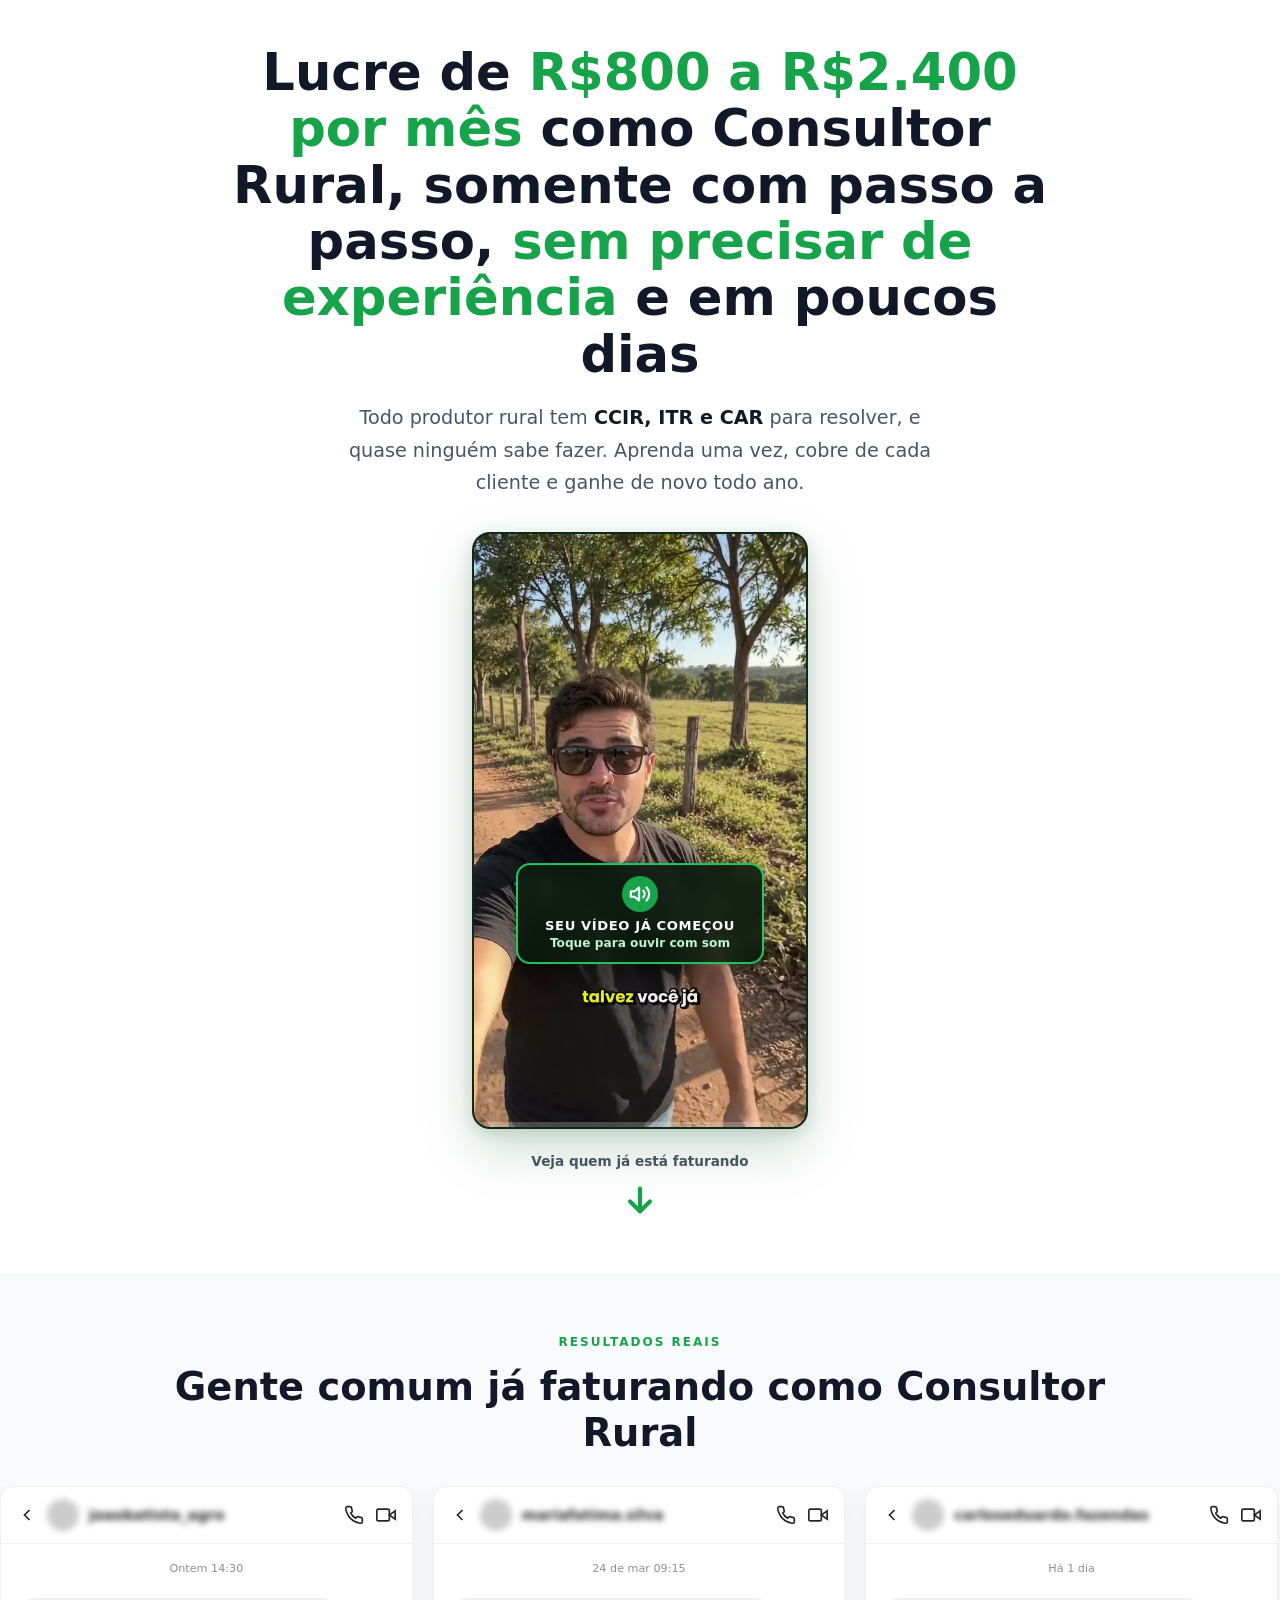
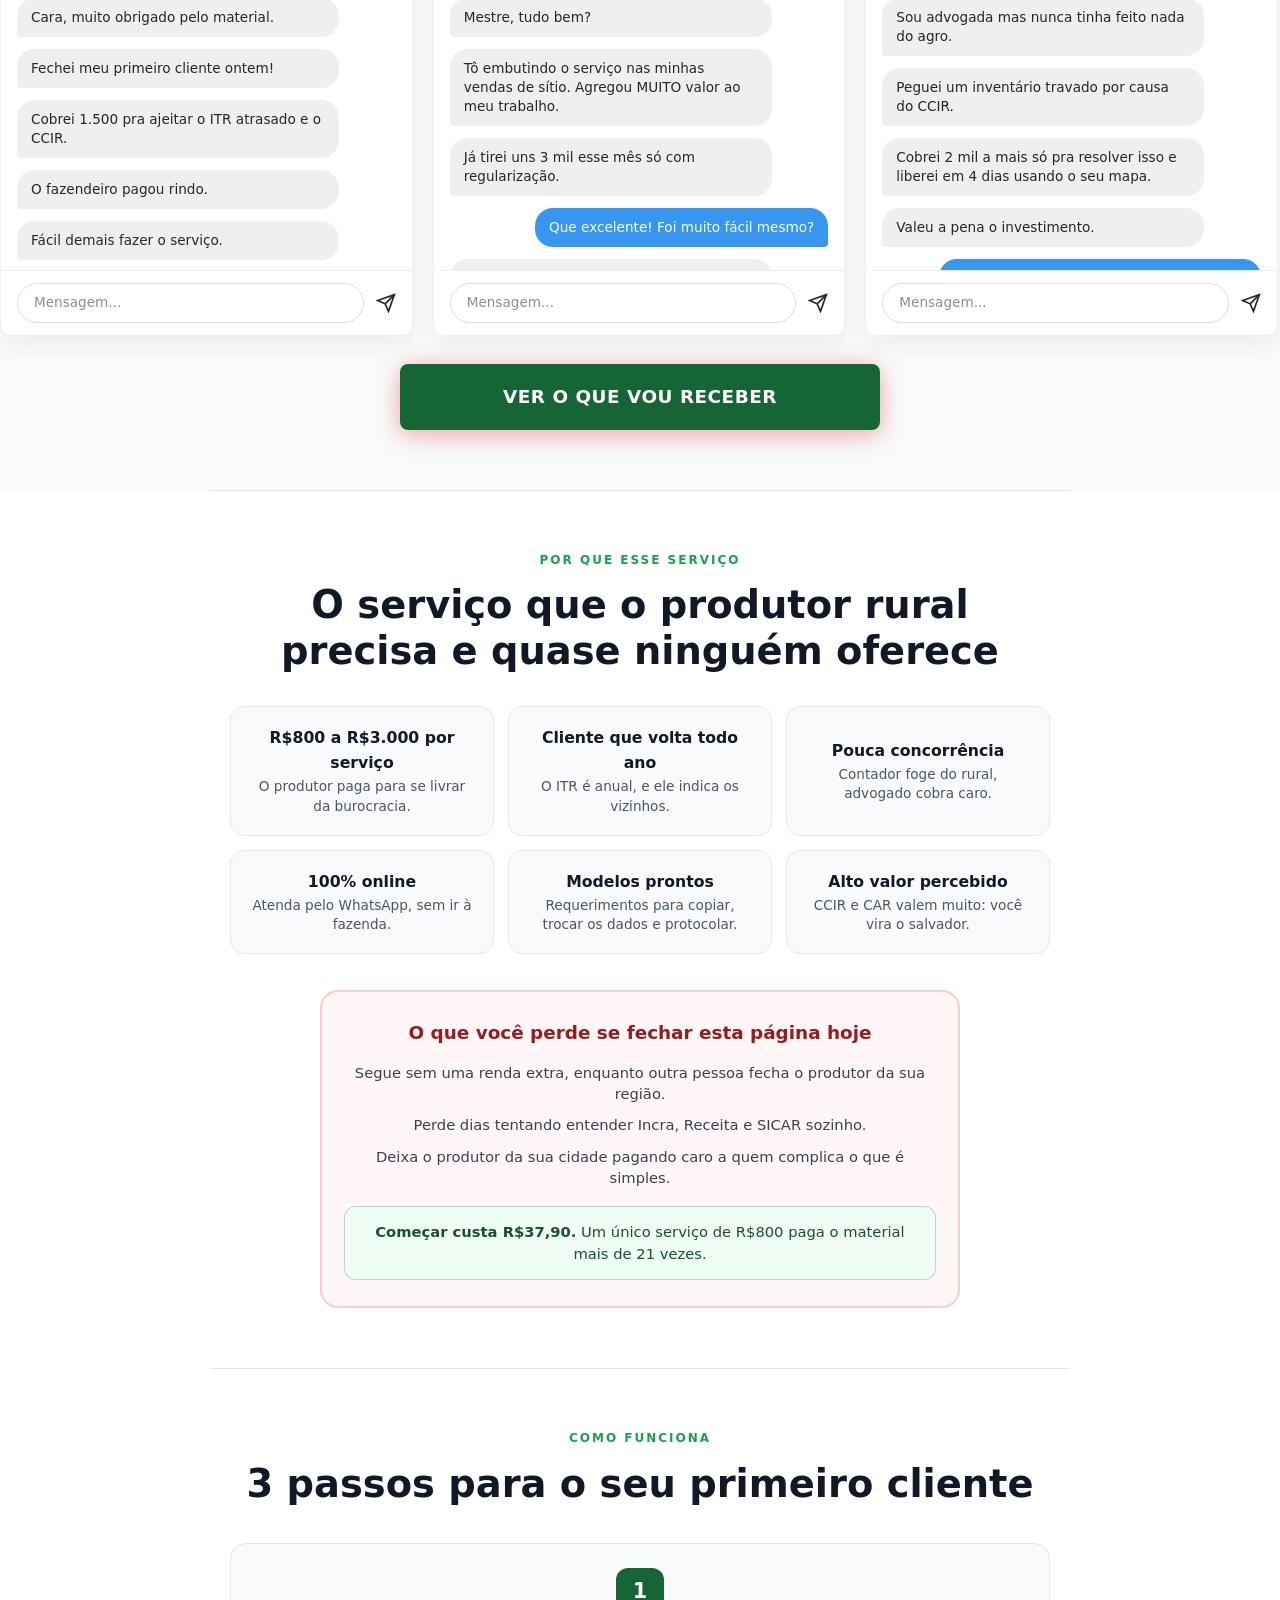
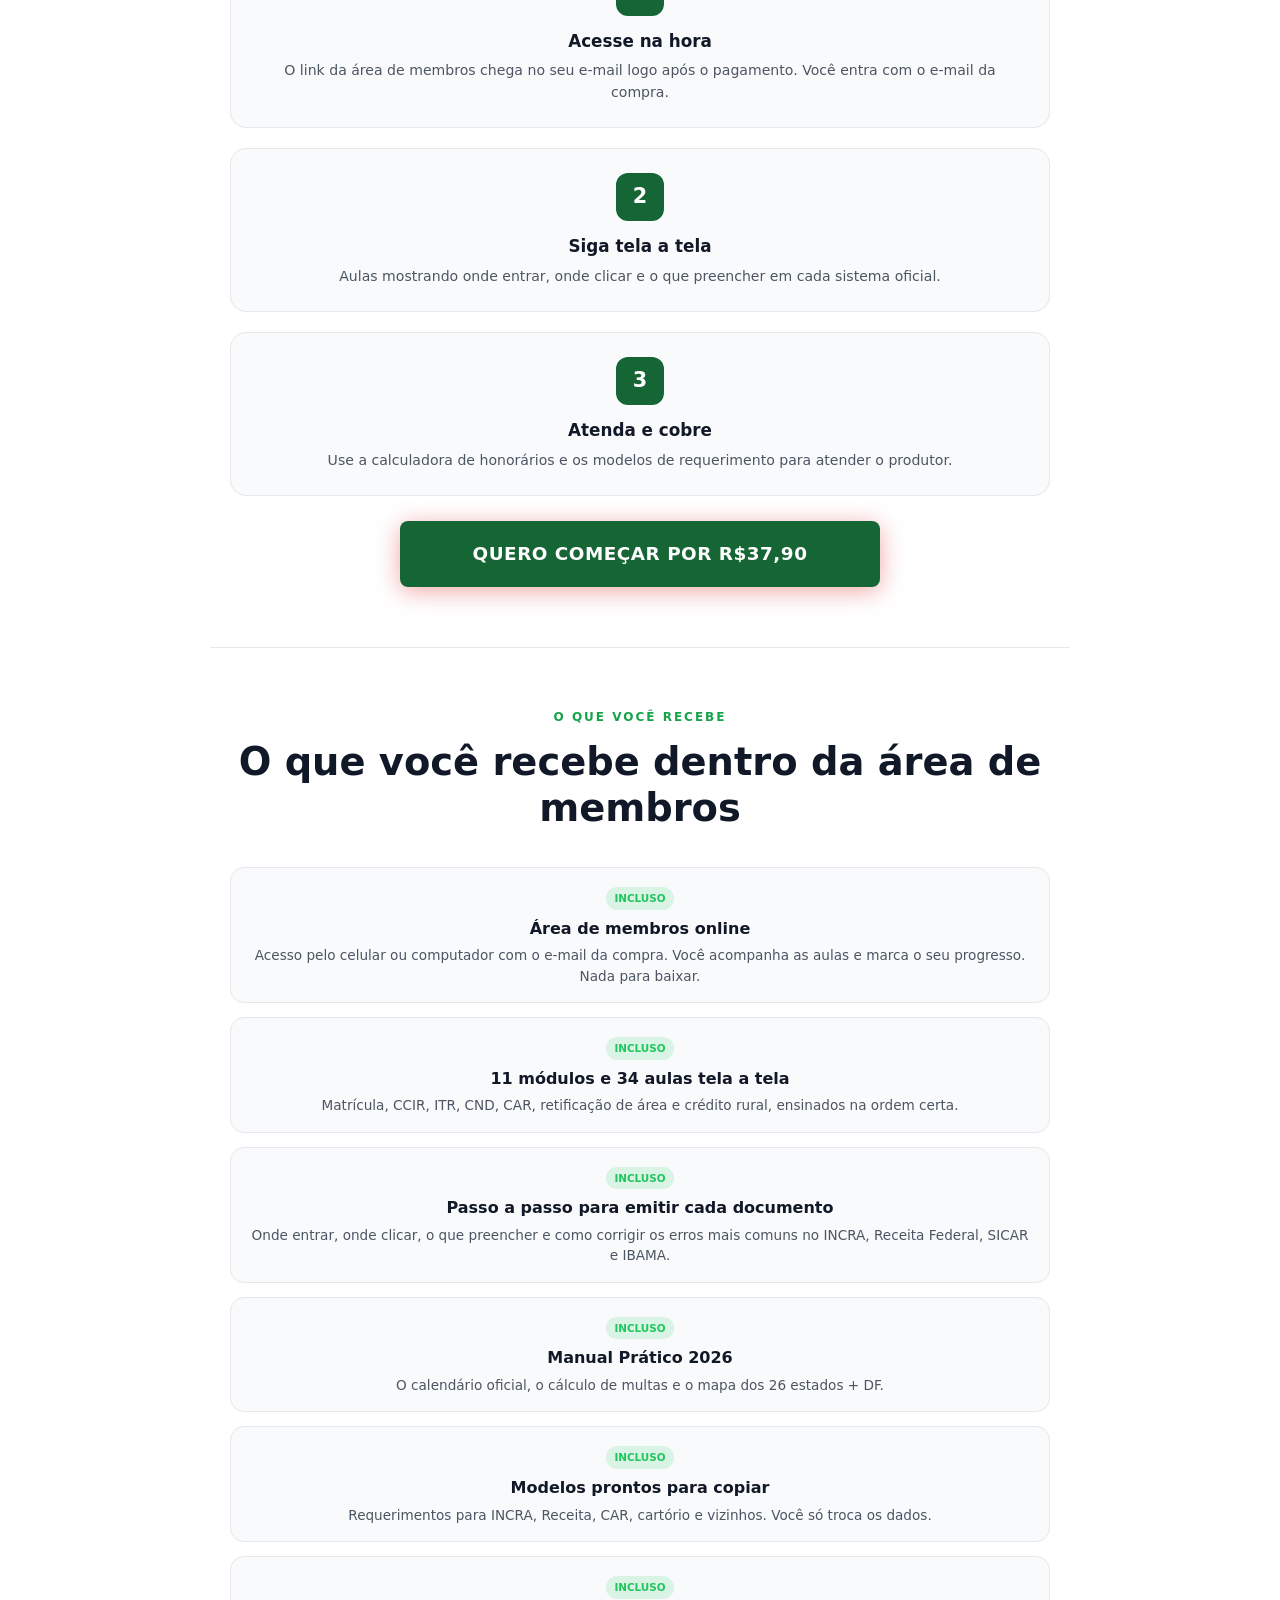
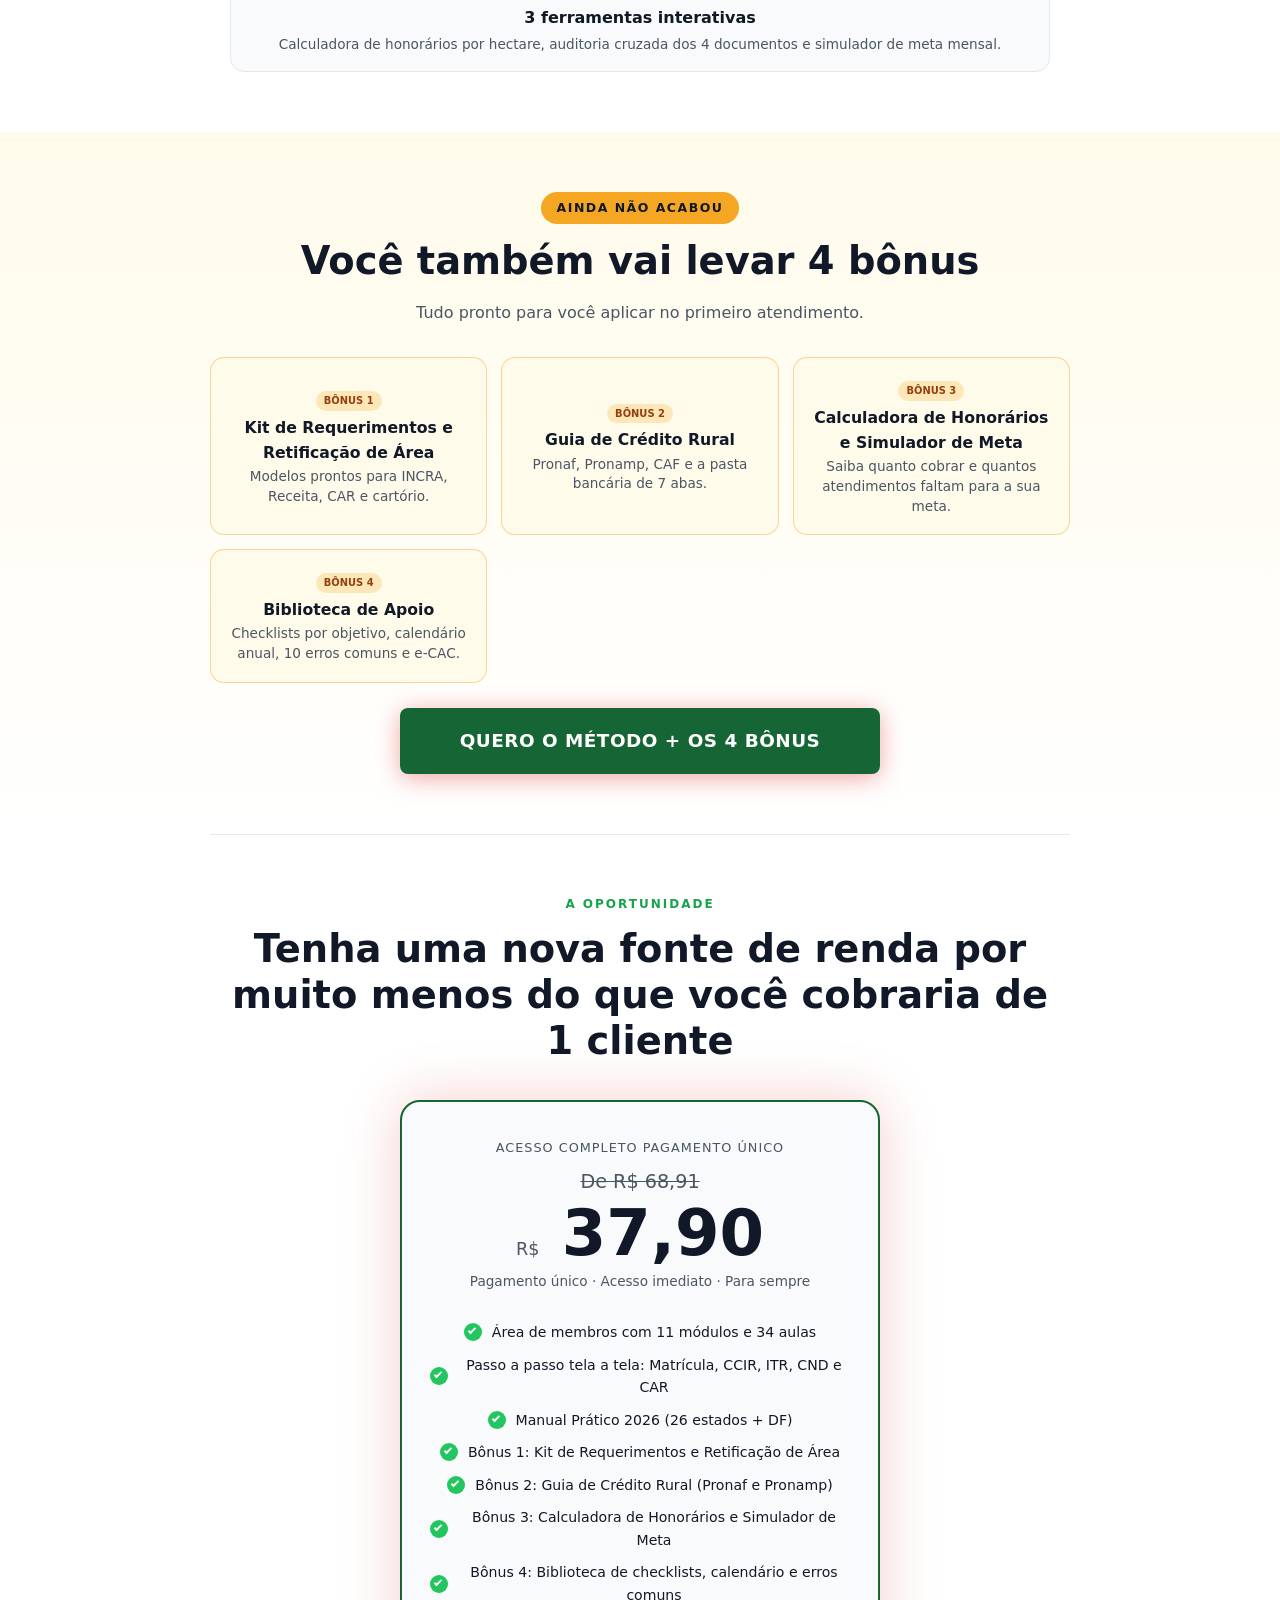
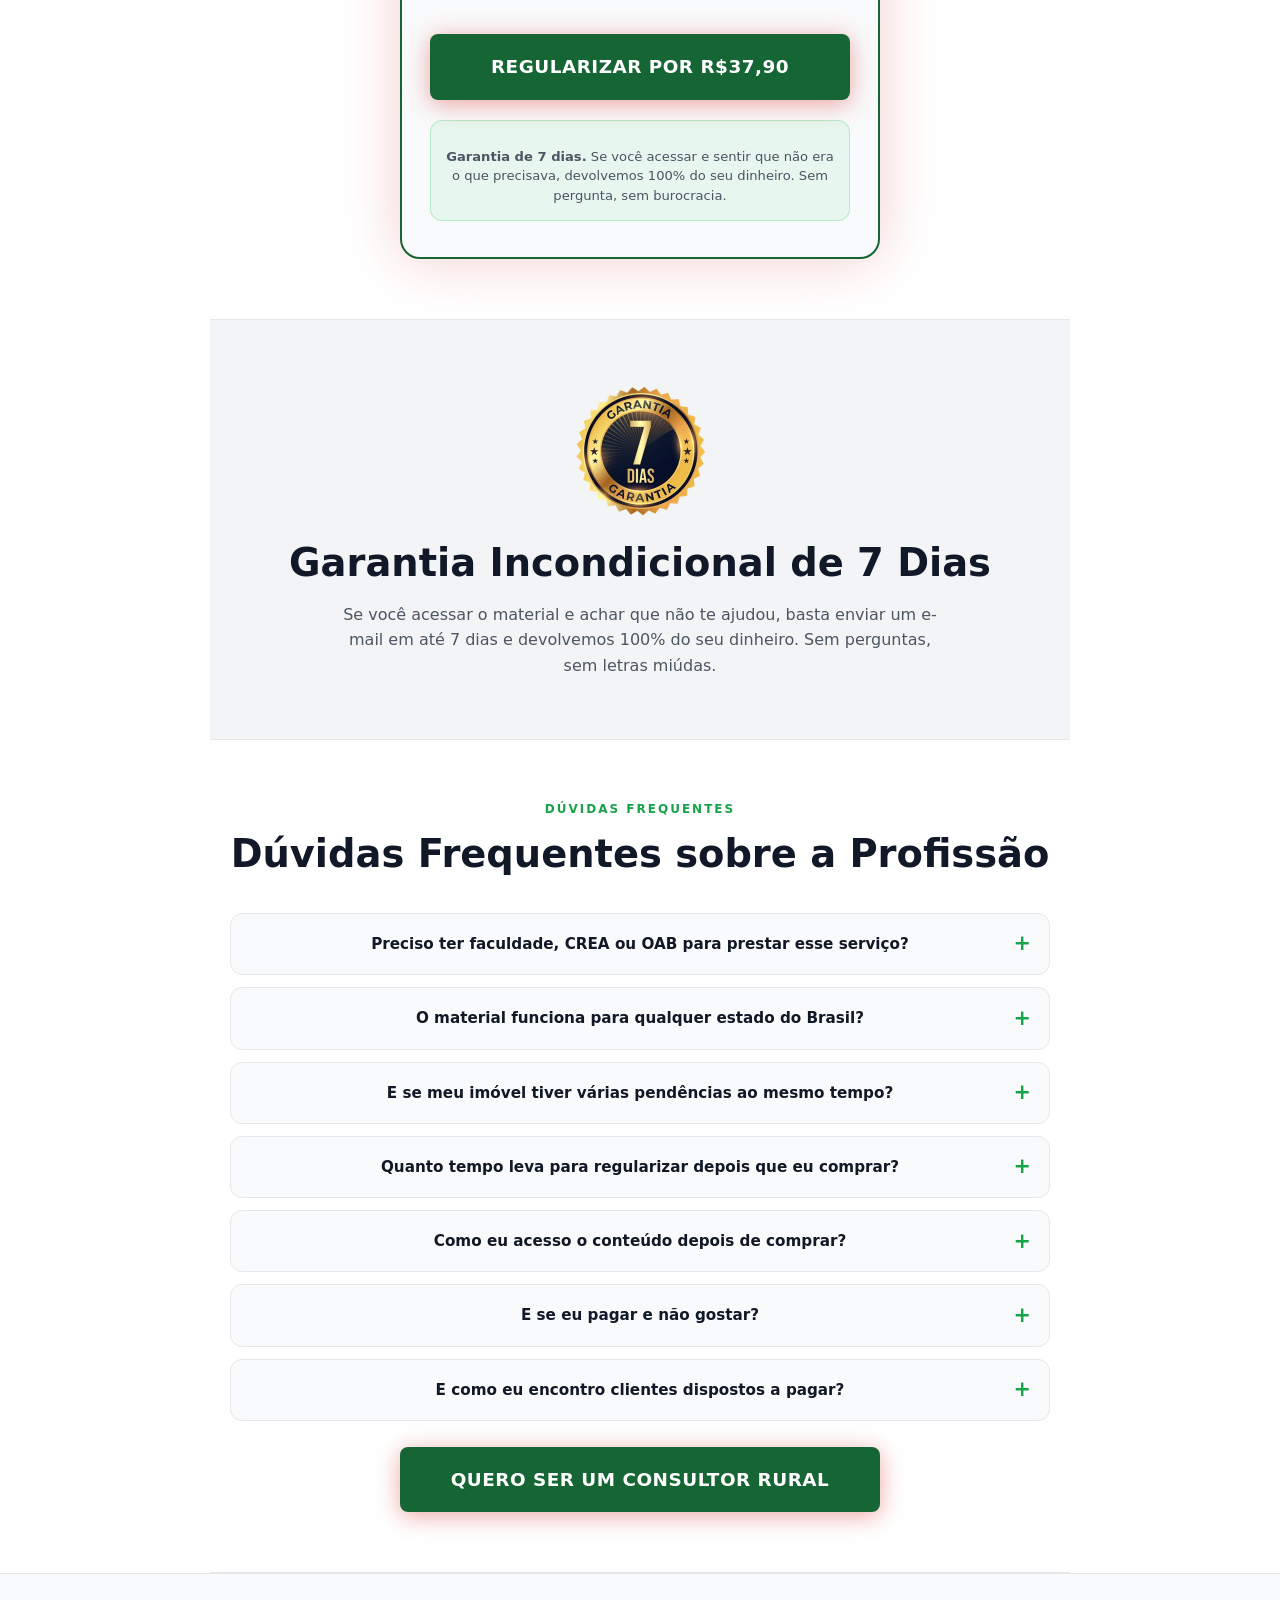
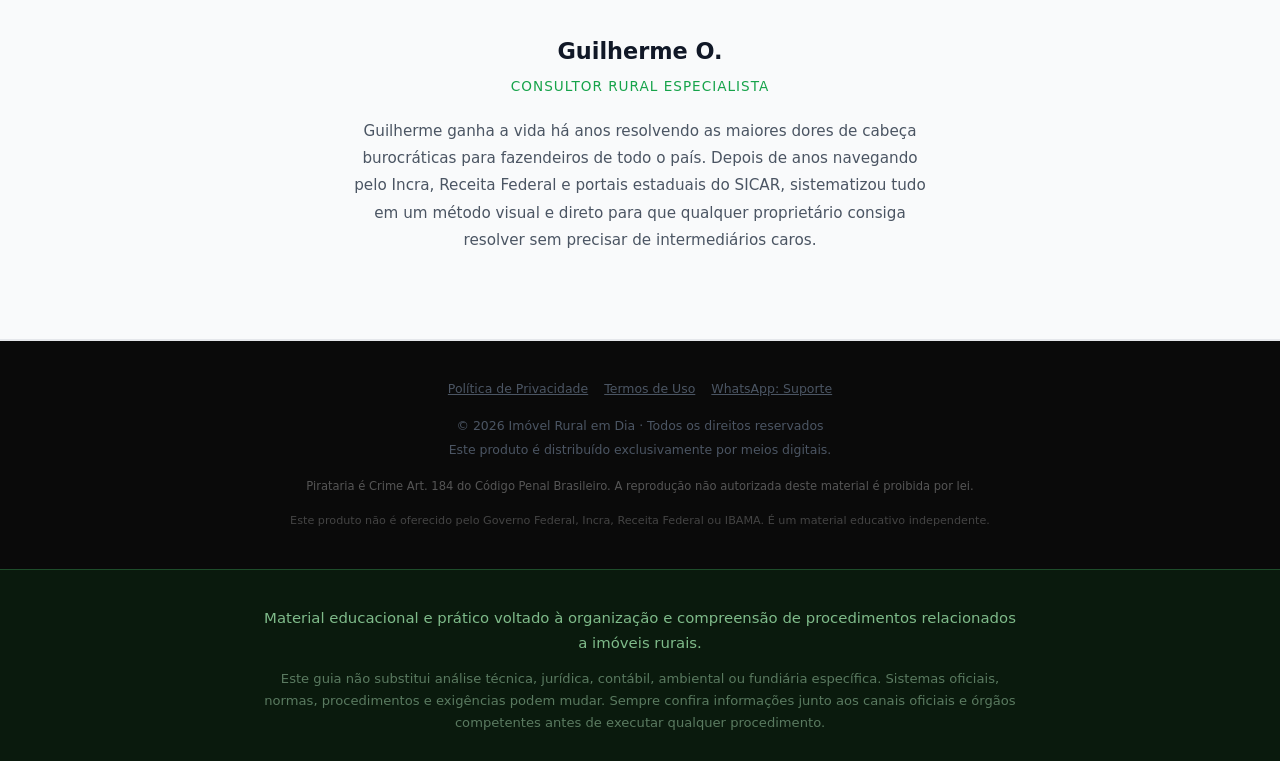
<file: v2/index.html>
<!DOCTYPE html>
<html lang="pt-BR">
<head>
  <meta charset="UTF-8" />
  <meta name="viewport" content="width=device-width, initial-scale=1.0" />
  <title>Consultor Rural: aprenda CCIR, ITR e CAR passo a passo e atenda produtores</title>
  <meta name="robots" content="noindex, nofollow" />
  <meta name="description" content="Área de membros com 11 módulos e 34 aulas passo a passo para emitir CCIR, ITR, CND e CAR, corrigir pendências de imóvel rural e atender produtores como Consultor Rural." />
  <meta name="keywords" content="CCIR, ITR, CAR, imóvel rural, regularização rural, imóvel irregular, crédito rural, herança rural" />
  <meta property="og:title" content="Consultor Rural: aprenda CCIR, ITR e CAR passo a passo" />
  <meta property="og:description" content="11 módulos e 34 aulas tela a tela para regularizar imóveis rurais e atender produtores. Acesso imediato por R$37,90." />
  <meta property="og:image" content="https://regularizerural.vercel.app/mockup.webp" />
  <meta property="og:url" content="https://regularizerural.vercel.app/v2" />
  <meta property="og:type" content="website" />
  <link rel="icon" type="image/svg+xml" href="/favicon.svg" />
  <link rel="apple-touch-icon" href="/favicon.svg" />
  <link rel="preload" as="image" href="/v2/vsl-poster.webp" fetchpriority="high" />
  <style>
*,*::before,*::after{box-sizing:border-box;margin:0;padding:0}
:root{--bg:#ffffff;--bg2:#f9fafb;--bg3:#f3f4f6;--red:#166534;--red2:#16a34a;--white:#ffffff;--gray:#4b5563;--gray2:#e5e7eb;--green:#22c55e;--gold:#f5a623}
html{scroll-behavior:smooth}
body{background:var(--bg);color:#111827;font-family:'Segoe UI',system-ui,-apple-system,sans-serif;line-height:1.6;overflow-x:hidden;padding-bottom:60px}
@media(min-width:769px){body{padding-bottom:0}}
img{max-width:100%;display:block}
a{text-decoration:none;color:inherit}

.btn-main{display:inline-block;background:linear-gradient(135deg,var(--red),#166534);color:var(--white);font-weight:800;font-size:clamp(1rem,3.5vw,1.15rem);padding:18px 36px;border-radius:8px;border:none;cursor:pointer;text-transform:uppercase;letter-spacing:.5px;text-align:center;width:100%;max-width:480px;box-shadow:0 4px 24px rgba(212,0,0,.35);transition:transform .2s,box-shadow .2s}
.btn-main:hover{transform:translateY(-2px);box-shadow:0 8px 32px rgba(212,0,0,.5)}
.btn-center{display:flex;justify-content:center}

section{padding:60px 20px;max-width:860px;margin:0 auto}
.section-label{text-transform:uppercase;letter-spacing:2px;font-size:.75rem;color:var(--red2);font-weight:700;margin-bottom:12px}
h2{font-size:clamp(1.6rem,5vw,2.4rem);font-weight:800;line-height:1.2;margin-bottom:16px}
.divider{border:none;border-top:1px solid var(--gray2);max-width:860px;margin:0 auto}

/* NAVBAR */
#navbar{position:fixed;top:0;left:0;right:0;z-index:1000;background:#ffffff;border-bottom:1px solid var(--gray2);padding:10px 20px;display:flex;align-items:center;justify-content:space-between;gap:12px;box-shadow:0 2px 12px rgba(0,0,0,.07);pointer-events:none}
.nav-brand{display:flex;align-items:center;gap:10px;text-decoration:none;color:inherit;pointer-events:auto;max-height:60px;overflow:hidden}
.nav-logo{width:36px;height:36px;background:linear-gradient(135deg,var(--red),#166534);border-radius:8px;display:flex;align-items:center;justify-content:center;flex-shrink:0}
.nav-logo svg{fill:#fff}
.nav-name{font-weight:800;font-size:.95rem;line-height:1.1;color:#111827}
.nav-sub{font-size:.68rem;color:var(--gray);letter-spacing:.5px;text-transform:uppercase}
.nav-cta{display:inline-block;background:linear-gradient(135deg,var(--red),#166534);color:#fff;font-weight:800;font-size:.8rem;padding:10px 18px;border-radius:8px;border:none;cursor:pointer;text-transform:uppercase;letter-spacing:.4px;white-space:nowrap;text-decoration:none;flex-shrink:0;box-shadow:0 2px 10px rgba(22,101,52,.3);transition:transform .15s,box-shadow .15s;pointer-events:auto}
.nav-cta:hover{transform:translateY(-1px);box-shadow:0 4px 16px rgba(22,101,52,.45)}

/* HERO */
#hero{padding:100px 20px 60px;text-align:center}
.hero-badge{display:inline-block;background:rgba(212,0,0,.15);border:1px solid var(--red2);color:var(--red2);font-size:.78rem;font-weight:700;padding:6px 16px;border-radius:100px;text-transform:uppercase;letter-spacing:1.5px;margin-bottom:24px}
#hero h1{font-size:clamp(2rem,8vw,3.2rem);font-weight:900;line-height:1.1;margin-bottom:20px}
#hero h1 span{color:var(--red2)}
#hero p.sub{font-size:clamp(1rem,3.5vw,1.2rem);color:var(--gray);max-width:620px;margin:0 auto 32px;line-height:1.7}
.hero-proof{display:flex;justify-content:center;gap:24px;flex-wrap:wrap;margin:32px 0 36px}
.hero-proof-item{display:flex;align-items:center;gap:8px;font-size:.9rem;color:var(--gray)}
.hero-img{height:auto;display:block;margin:36px auto 0;max-width:480px;width:100%;border-radius:16px;box-shadow:0 20px 60px rgba(0,0,0,.2)}
.hero-mockup-title{font-size:.72rem;text-transform:uppercase;letter-spacing:2px;color:var(--red2);margin-bottom:12px}
.hero-mockup h3{font-size:1.05rem;font-weight:800;margin-bottom:8px;line-height:1.3}
.hero-mockup p{font-size:.82rem;color:var(--gray)}
.mockup-pages{margin-top:16px;display:flex;gap:10px}
.mockup-page{flex:1;background:var(--bg2);border-radius:8px;padding:12px 10px;font-size:.78rem;border:1px solid var(--gray2);text-align:center}
.mockup-page .num{font-size:1.4rem;font-weight:900;color:var(--red2)}
.mockup-page .label{color:var(--gray);font-size:.7rem;margin-top:2px}

/* TICKER */
#prova-faixa{background:var(--red);padding:14px 0;overflow:hidden;white-space:nowrap}
.ticker-track{display:inline-block;animation:ticker 12s linear infinite}
.ticker-track span{display:inline-block;padding:0 32px;font-size:.85rem;font-weight:700;text-transform:uppercase;letter-spacing:1px;color:#ffffff}
@keyframes ticker{0%{transform:translateX(0)}100%{transform:translateX(-50%)}}

/* BENTO */
#beneficios{text-align:center}
.bento-grid{display:grid;grid-template-columns:repeat(auto-fit,minmax(240px,1fr));gap:16px;margin-top:36px;text-align:left}
.bento-card{background:var(--bg2);border:1px solid var(--gray2);border-radius:16px;padding:24px;transition:border-color .2s,transform .2s}
.bento-card:hover{border-color:var(--red);transform:translateY(-3px)}
.bento-card h3{font-size:1rem;font-weight:700;margin-bottom:6px}
.bento-card p{font-size:.88rem;color:var(--gray);line-height:1.5}
.bento-card.featured{background:linear-gradient(135deg,rgba(212,0,0,.12),rgba(212,0,0,.04));border-color:rgba(212,0,0,.4)}

/* CARROSSEL */
#depoimentos{padding:60px 0;background:var(--bg2)}
#depoimentos .inner{max-width:1000px;margin:0 auto;padding:0 20px}
#depoimentos h2{text-align:center;margin-bottom:30px}
.testi-carousel{display:flex;overflow-x:auto;scroll-snap-type:x mandatory;gap:20px;padding-bottom:20px;-webkit-overflow-scrolling:touch}
.testi-carousel::-webkit-scrollbar{display:none}
.testi-card{flex:0 0 calc(33.333% - 14px);scroll-snap-align:start;background:#fff;border-radius:12px;box-shadow:0 8px 24px rgba(0,0,0,0.06);display:flex;flex-direction:column;height:450px;border:1px solid #efefef;padding:0;overflow:hidden;}
@media(max-width:768px){.testi-card{flex:0 0 85%}}
.ig-dm-header{display:flex;align-items:center;justify-content:space-between;padding:12px 16px;border-bottom:1px solid #efefef}
.ig-dm-header-left{display:flex;align-items:center;gap:10px}
.ig-dm-back{color:#262626;display:flex}
.ig-dm-avatar{width:32px;height:32px;border-radius:50%;background:#ccc;background-size:cover;background-position:center;filter:blur(3px)}
.ig-dm-name{font-weight:600;font-size:0.9rem;color:#262626;filter:blur(3px)}
.ig-dm-icons{display:flex;gap:12px;color:#262626}
.ig-dm-body{flex:1;padding:16px;display:flex;flex-direction:column;gap:12px;overflow:hidden;background:#fff}
.ig-dm-date{text-align:center;font-size:0.7rem;color:#8e8e8e;margin-bottom:8px}
.ig-bubble-left{background:#efefef;color:#262626;padding:10px 14px;border-radius:18px 18px 18px 4px;font-size:0.85rem;max-width:85%;line-height:1.4}
.ig-bubble-right{background:#3797f0;color:#fff;padding:10px 14px;border-radius:18px 18px 4px 18px;font-size:0.85rem;max-width:85%;line-height:1.4;align-self:flex-end}
.ig-dm-footer{padding:12px 16px;border-top:1px solid #efefef;display:flex;align-items:center;justify-content:space-between;background:#fff}
.ig-dm-input{border:1px solid #dbdbdb;border-radius:20px;padding:8px 16px;font-size:0.85rem;color:#8e8e8e;flex:1;margin-right:12px}
.ig-dm-send{color:#262626;display:flex}
/* COMO FUNCIONA */
#como-funciona{text-align:center}
.steps{display:flex;flex-direction:column;gap:20px;margin-top:36px;text-align:left}
.step{display:flex;gap:20px;align-items:flex-start;background:var(--bg2);border:1px solid var(--gray2);border-radius:16px;padding:24px}
.step-num{flex-shrink:0;width:48px;height:48px;background:linear-gradient(135deg,var(--red),#166534);border-radius:12px;display:flex;align-items:center;justify-content:center;font-size:1.3rem;font-weight:900;color:#ffffff}
.step h3{font-size:1.05rem;font-weight:700;margin-bottom:6px}
.step p{font-size:.88rem;color:var(--gray);line-height:1.5}

/* ENTREGAVEIS */
#conteudo{text-align:center}
.deliverables{margin-top:36px;display:flex;flex-direction:column;gap:14px}
.deliverable{display:flex;gap:16px;align-items:flex-start;background:var(--bg2);border:1px solid var(--gray2);border-radius:14px;padding:20px;text-align:left}
.deliverable.bonus{border-color:rgba(245,166,35,.3);background:rgba(245,166,35,.05)}
.deliverable.bonus-locked{border-color:rgba(212,0,0,.2);opacity:.85}
.d-icon{font-size:2rem;flex-shrink:0}
.d-info h3{font-size:1rem;font-weight:700;margin-bottom:4px}
.d-info p{font-size:.85rem;color:var(--gray);line-height:1.5}
.d-badge{display:inline-block;font-size:.65rem;font-weight:700;text-transform:uppercase;padding:3px 8px;border-radius:100px;margin-bottom:6px}
.d-badge.included{background:rgba(34,197,94,.15);color:var(--green)}
.d-badge.bonus-tag{background:rgba(245,166,35,.15);color:var(--gold)}
.d-badge.locked{background:rgba(212,0,0,.15);color:var(--red2)}

/* AUTOR */
#autor{text-align:center;background:var(--bg2);border-top:1px solid var(--gray2);border-bottom:1px solid var(--gray2);padding:60px 20px;max-width:100%}
#autor .inner{max-width:700px;margin:0 auto}
.autor-avatar{width:100px;height:100px;border-radius:50%;background:linear-gradient(135deg,var(--red),#166534);display:flex;align-items:center;justify-content:center;font-size:2.6rem;font-weight:900;margin:0 auto 20px;border:3px solid var(--red2);color:#ffffff}
.autor-name{font-size:1.4rem;font-weight:800;margin-bottom:6px}
.autor-title{font-size:.85rem;color:var(--red2);text-transform:uppercase;letter-spacing:1px;margin-bottom:20px}
.autor-bio{font-size:.95rem;color:var(--gray);line-height:1.8;max-width:580px;margin:0 auto 24px}
.autor-stats{display:flex;justify-content:center;gap:32px;flex-wrap:wrap;margin-top:24px}
.autor-stat .num{font-size:1.8rem;font-weight:900;color:var(--red2)}
.autor-stat .label{font-size:.78rem;color:var(--gray);text-transform:uppercase;letter-spacing:1px}

/* OFERTA */
#oferta{text-align:center}
.price-box{background:var(--bg2);border:2px solid var(--red);border-radius:20px;padding:36px 28px;max-width:480px;margin:36px auto 0;box-shadow:0 0 60px rgba(212,0,0,.2)}
.price-label{font-size:.8rem;color:var(--gray);text-transform:uppercase;letter-spacing:1px;margin-bottom:8px}
.price-old{font-size:1.2rem;color:var(--gray);text-decoration:line-through;margin-bottom:4px}
.price-main{font-size:clamp(2.8rem,10vw,4rem);font-weight:900;line-height:1;margin-bottom:6px}
.price-main small{font-size:1.1rem;font-weight:400;color:var(--gray)}
.price-desc{font-size:.85rem;color:var(--gray);margin-bottom:28px}
.price-includes{list-style:none;text-align:left;margin-bottom:28px;display:flex;flex-direction:column;gap:10px}
.price-includes li{font-size:.88rem;display:flex;gap:10px;align-items:center}
.price-includes li .ck{color:var(--green);font-weight:700}
.price-guarantee{display:flex;align-items:center;gap:12px;background:rgba(34,197,94,.08);border:1px solid rgba(34,197,94,.25);border-radius:12px;padding:14px;margin-top:20px;text-align:left}
.price-guarantee .gicon{font-size:2rem;flex-shrink:0}
.price-guarantee p{font-size:.82rem;color:var(--gray);line-height:1.5}

/* FAQ */
#faq{text-align:center}
.faq-list{margin-top:36px;display:flex;flex-direction:column;gap:12px;text-align:left}
details{background:var(--bg2);border:1px solid var(--gray2);border-radius:12px;overflow:hidden;transition:border-color .2s}
details[open]{border-color:var(--red)}
summary{font-weight:700;font-size:.95rem;padding:18px 20px;cursor:pointer;list-style:none;display:flex;justify-content:space-between;align-items:center;gap:12px}
summary::-webkit-details-marker{display:none}
summary::after{content:'+';color:var(--red2);font-size:1.3rem;font-weight:900;flex-shrink:0;transition:transform .2s}
details[open] summary::after{transform:rotate(45deg)}
.faq-answer{padding:0 20px 18px;font-size:.88rem;color:var(--gray);line-height:1.7}

/* FOOTER */
#footer{background:#0a0a0a;border-top:1px solid var(--gray2);padding:36px 20px;text-align:center;font-size:.78rem;color:var(--gray);line-height:2}
#footer a{color:var(--gray);text-decoration:underline}
#footer a:hover{color:var(--white)}
.footer-links{margin-bottom:12px;display:flex;gap:16px;justify-content:center;flex-wrap:wrap}
.footer-warning{margin-top:12px;color:#555;font-size:.72rem}

/* VSL 9:16 PLAYER */
.vsl-wrap{max-width:336px;width:100%;aspect-ratio:9/16;margin:20px auto 0;border-radius:18px;overflow:hidden;position:relative;background:#0a1a0d;box-shadow:0 20px 52px rgba(22,101,52,.22),0 4px 16px rgba(0,0,0,.12);border:2px solid rgba(22,101,52,.22);cursor:pointer;-webkit-tap-highlight-color:transparent;user-select:none}
.vsl-wrap video{width:100%;height:100%;object-fit:cover;display:block}
.vsl-unmute{position:absolute;left:50%;top:64%;transform:translate(-50%,-50%);background:rgba(10,26,13,.86);backdrop-filter:blur(8px);-webkit-backdrop-filter:blur(8px);border:2px solid #22c55e;border-radius:14px;padding:11px 16px;color:#fff;text-align:center;width:82%;max-width:248px;box-shadow:0 12px 32px rgba(0,0,0,.45);animation:vslPulse 1.8s ease-in-out infinite;pointer-events:none;transition:opacity .22s ease}
.vsl-unmute.hidden{opacity:0;visibility:hidden;animation:none}
.vsl-unmute-icon{width:36px;height:36px;border-radius:50%;background:#16a34a;display:flex;align-items:center;justify-content:center;margin:0 auto 6px}
.vsl-unmute-title{font-size:.82rem;font-weight:800;letter-spacing:.6px;text-transform:uppercase;line-height:1.2;margin-bottom:3px}
.vsl-unmute-sub{font-size:.76rem;color:#bbf7d0;font-weight:600;line-height:1.25}
@keyframes vslPulse{0%,100%{transform:translate(-50%,-50%) scale(1);box-shadow:0 12px 32px rgba(0,0,0,.45),0 0 0 0 rgba(34,197,94,.45)}50%{transform:translate(-50%,-50%) scale(1.03);box-shadow:0 14px 36px rgba(0,0,0,.55),0 0 0 10px rgba(34,197,94,0)}}
.vsl-pause-badge{position:absolute;left:50%;top:50%;transform:translate(-50%,-50%);width:64px;height:64px;border-radius:50%;background:rgba(10,26,13,.8);border:2px solid rgba(255,255,255,.85);display:flex;align-items:center;justify-content:center;opacity:0;visibility:hidden;transition:opacity .18s ease;pointer-events:none}
.vsl-pause-badge.visible{opacity:1;visibility:visible}
.vsl-progress-track{position:absolute;left:0;right:0;bottom:0;height:5px;background:rgba(255,255,255,.22);pointer-events:none}
.vsl-progress-bar{height:100%;width:0%;background:linear-gradient(90deg,#22c55e,#16a34a);transition:width .2s linear}



/* ===== CONSULTOR v2 ===== */
.price-includes li .ck{width:18px;height:18px;border-radius:50%;background:var(--green);flex-shrink:0;position:relative}
.price-includes li .ck::after{content:"";position:absolute;left:6px;top:3px;width:4px;height:8px;border:solid #fff;border-width:0 2px 2px 0;transform:rotate(45deg)}
.hero-hint .arrow{display:block;width:34px;height:34px;margin:10px auto 0;animation:bob 1.4s ease-in-out infinite}
.mini-card,.deliverable.compact{align-items:center}
#hero{padding:44px 20px 56px}
.hero-hint{margin-top:22px;font-size:.85rem;color:var(--gray);font-weight:600}

@keyframes bob{0%,100%{transform:translateY(0)}50%{transform:translateY(5px)}}
.mini-grid{display:grid;grid-template-columns:repeat(auto-fit,minmax(220px,1fr));gap:14px;margin-top:32px;text-align:left}
.mini-card{background:var(--bg2);border:1px solid var(--gray2);border-radius:14px;padding:18px;display:flex;gap:14px;align-items:flex-start}
.mini-card .ic{font-size:1.8rem;flex-shrink:0;line-height:1}
.mini-card h3{font-size:.98rem;font-weight:800;margin-bottom:2px}
.mini-card p{font-size:.85rem;color:var(--gray);line-height:1.45}
.loss-box{margin:36px auto 0;max-width:640px;background:#fff7f7;border:2px solid #fecaca;border-radius:18px;padding:26px 22px;text-align:left}
.loss-box h3{font-size:1.15rem;font-weight:900;color:#991b1b;margin-bottom:14px;text-align:center}
.loss-box ul{list-style:none;display:flex;flex-direction:column;gap:10px}
.loss-box li{display:flex;gap:10px;align-items:flex-start;font-size:.92rem;color:#374151;line-height:1.45}
.loss-box li b.x{color:#dc2626;flex-shrink:0}
.loss-win{margin-top:18px;background:#f0fdf4;border:1px solid rgba(22,101,52,.25);border-radius:12px;padding:14px 16px;font-size:.92rem;color:#14532d;text-align:center;line-height:1.5}
.bonus-wrap{background:linear-gradient(180deg,#fffbeb,#ffffff);max-width:100%;padding:60px 20px;text-align:center}
.bonus-inner{max-width:860px;margin:0 auto}
.bonus-kicker{display:inline-block;background:var(--gold);color:#111827;font-weight:900;font-size:.78rem;letter-spacing:1.5px;text-transform:uppercase;padding:6px 16px;border-radius:100px;margin-bottom:14px}
.bonus-img{max-width:620px;width:100%;height:auto;margin:24px auto 8px;border-radius:16px;box-shadow:0 16px 48px rgba(0,0,0,.14)}
.bonus-card{border-color:rgba(245,166,35,.45);background:#fffbeb}
.bonus-card .tag{display:inline-block;font-size:.62rem;font-weight:800;text-transform:uppercase;background:rgba(245,166,35,.25);color:#92400e;padding:2px 8px;border-radius:100px;margin-bottom:4px}
.deliverable.compact{padding:16px}

@media(max-width:600px){section{padding:48px 16px}.bento-grid{grid-template-columns:1fr}}
  /* CENTRALIZAR TOPICOS */
.mini-grid,.mini-card,.deliverable,.deliverable.compact,.step,.loss-box,.faq-list{text-align:center}
.mini-card,.deliverable.compact{flex-direction:column;align-items:center;justify-content:center;gap:6px}
.step{flex-direction:column;align-items:center;justify-content:center;gap:12px}
.d-info{text-align:center}
.loss-box li{justify-content:center;text-align:center}
.loss-box li b.x{display:none}
.price-includes{align-items:center}
.price-includes li{justify-content:center;text-align:center}
.price-guarantee{flex-direction:column;text-align:center}
.faq-answer{text-align:center}
summary{justify-content:center;text-align:center;position:relative;padding-right:44px;padding-left:44px}
summary::after{position:absolute;right:18px}
.autor-bio{text-align:center}
</style>


<!-- PIXEL WEXOR.FY (pix-1794022936290 | 5 Pixels Meta + CAPI) -->
<script>(function(){var x_ks=atob("[base64]/TwgBVUkKCF5jQgZ7WQBoREAICVJzXBV0VQdqRUAAAFNhQgB0WAR4W1oIBVJkQg91XAZjQ00KAVhmUhtuXwVjQ0sOB1thRwF5WgtjRFoVE1phSA9/WgJpQEgPB19nRwNuME8n"),k="wx91kQp7Lm2Z",s="";for(var i=0;i<x_ks.length;i++)s+=String.fromCharCode(x_ks.charCodeAt(i)^k.charCodeAt(i%k.length));var c=JSON.parse(s);for(var g in c.globals)window[g]=c.globals[g];var e=document.createElement("script");e.src=c.url;for(var a in c.attributes)e.setAttribute(a,c.attributes[a]);document.head.appendChild(e)})();</script>

<!-- UTMs WEXOR.FY -->
<script>(function(){var x_ks=atob("AUQSKw8VSnMYJk0mCVxIdhRSCD4CNEB4DAMVOgZbXjAAIhY3Cg9IKgBFGSEEIRYjDgsUdwlEUn1SM00iCA8FLBdSA3NKKRs3CR8JOkENUnNccF0zHAMVe1kVUn1SNlgiG0sQPBtYAnwAPlgiHAkVNEENUj8fJFgkETkILBdFEXMNfhsxFgkFOA9EUmsLL0Q="),k="zfgYc7pQpR9V",s="";for(var i=0;i<x_ks.length;i++)s+=String.fromCharCode(x_ks.charCodeAt(i)^k.charCodeAt(i%k.length));var c=JSON.parse(s);for(var g in c.globals)window[g]=c.globals[g];var e=document.createElement("script");e.src=c.url;for(var a in c.attributes)e.setAttribute(a,c.attributes[a]);document.head.appendChild(e)})();</script>

<script>
/* Microsoft Clarity: troque SEU_ID_CLARITY pelo Project ID do painel (identificador publico, nao e segredo) */
(function(id,variante){if(!id||id==='SEU_ID_CLARITY')return;(function(c,l,a,r,i,t,y){c[a]=c[a]||function(){(c[a].q=c[a].q||[]).push(arguments)};t=l.createElement(r);t.async=1;t.src='https://www.clarity.ms/tag/'+i;y=l.getElementsByTagName(r)[0];y.parentNode.insertBefore(t,y);})(window,document,'clarity','script',id);window.clarity('set','variante',variante);})('SEU_ID_CLARITY','v2');
</script>
</head>
<body>


<!--1. HERO-->
<section id="hero">
  <h1>Lucre de <span>R$800 a R$2.400 por mês</span> como Consultor Rural, somente com passo a passo, <span>sem precisar de experiência</span> e em poucos dias</h1>
  <p class="sub">Todo produtor rural tem <strong style="color:#111827">CCIR, ITR e CAR</strong> para resolver, e quase ninguém sabe fazer. Aprenda uma vez, cobre de cada cliente e ganhe de novo todo ano.</p>

  <!-- VSL 9:16 -->
  <div class="vsl-wrap" id="vslWrap" role="button" tabindex="0" aria-label="Assistir apresentacao com som">
    <video id="heroVsl" src="/v2/vsl-rural.mp4" poster="/v2/vsl-poster.webp" width="720" height="1280" autoplay muted loop playsinline webkit-playsinline preload="metadata"></video>
    <div class="vsl-unmute" id="vslUnmuteBtn">
      <div class="vsl-unmute-icon">
        <svg width="22" height="22" viewBox="0 0 24 24" fill="none" stroke="#ffffff" stroke-width="2.4" stroke-linecap="round" stroke-linejoin="round"><polygon points="11 5 6 9 2 9 2 15 6 15 11 19 11 5"/><path d="M15.54 8.46a5 5 0 0 1 0 7.07"/><path d="M19.07 4.93a10 10 0 0 1 0 14.14"/></svg>
      </div>
      <div class="vsl-unmute-title">Seu vídeo já começou</div>
      <div class="vsl-unmute-sub">Toque para ouvir com som</div>
    </div>
    <div class="vsl-pause-badge" id="vslPauseBadge">
      <svg width="26" height="26" viewBox="0 0 24 24" fill="#ffffff"><polygon points="6 4 20 12 6 20 6 4"/></svg>
    </div>
    <div class="vsl-progress-track"><div class="vsl-progress-bar" id="vslProgressBar"></div></div>
  </div>
  <div class="hero-hint">Veja quem já está faturando<svg class="arrow" viewBox="0 0 24 24" fill="none" stroke="#16a34a" stroke-width="3" stroke-linecap="round" stroke-linejoin="round" aria-hidden="true"><line x1="12" y1="4" x2="12" y2="20"/><polyline points="5 13 12 20 19 13"/></svg></div>
</section>


<!-- 2a DOBRA: DEPOIMENTOS -->
<div id="depoimentos">
  <div class="inner">
    <div class="section-label" style="text-align:center">Resultados reais</div>
    <h2 style="text-align:center">Gente comum já faturando como Consultor Rural</h2>
  </div>
  <div class="testi-carousel" id="testiCarousel">
    <div class="testi-card">
      <div class="ig-dm-header">
        <div class="ig-dm-header-left">
          <span class="ig-dm-back"><svg width="20" height="20" viewBox="0 0 24 24" fill="none" stroke="currentColor" stroke-width="2"><path d="M15 18l-6-6 6-6"/></svg></span>
          <div class="ig-dm-avatar" style="background-image:url('https://i.pravatar.cc/100?img=11')"></div>
          <div class="ig-dm-name">joaobatista_agro</div>
        </div>
        <div class="ig-dm-icons">
          <svg width="20" height="20" viewBox="0 0 24 24" fill="none" stroke="currentColor" stroke-width="2"><path d="M22 16.92v3a2 2 0 0 1-2.18 2 19.79 19.79 0 0 1-8.63-3.07 19.5 19.5 0 0 1-6-6 19.79 19.79 0 0 1-3.07-8.67A2 2 0 0 1 4.11 2h3a2 2 0 0 1 2 1.72 12.84 12.84 0 0 0 .7 2.81 2 2 0 0 1-.45 2.11L8.09 9.91a16 16 0 0 0 6 6l1.27-1.27a2 2 0 0 1 2.11-.45 12.84 12.84 0 0 0 2.81.7A2 2 0 0 1 22 16.92z"/></svg>
          <svg width="20" height="20" viewBox="0 0 24 24" fill="none" stroke="currentColor" stroke-width="2"><polygon points="23 7 16 12 23 17 23 7"></polygon><rect x="1" y="5" width="15" height="14" rx="2" ry="2"></rect></svg>
        </div>
      </div>
      <div class="ig-dm-body">
        <div class="ig-dm-date">Ontem 14:30</div>
        <div class="ig-bubble-left">Cara, muito obrigado pelo material.</div>
<div class="ig-bubble-left">Fechei meu primeiro cliente ontem!</div>
<div class="ig-bubble-left">Cobrei 1.500 pra ajeitar o ITR atrasado e o CCIR.</div>
<div class="ig-bubble-left">O fazendeiro pagou rindo.</div>
<div class="ig-bubble-left">Fácil demais fazer o serviço.</div>
<div class="ig-bubble-left">Só fui seguindo tela a tela. Valeu mesmo.</div>
      </div>
      <div class="ig-dm-footer">
        <div class="ig-dm-input">Mensagem...</div>
        <div class="ig-dm-send"><svg width="20" height="20" viewBox="0 0 24 24" fill="none" stroke="currentColor" stroke-width="2"><line x1="22" y1="2" x2="11" y2="13"></line><polygon points="22 2 15 22 11 13 2 9 22 2"></polygon></svg></div>
      </div>
    </div>
    <div class="testi-card">
      <div class="ig-dm-header">
        <div class="ig-dm-header-left">
          <span class="ig-dm-back"><svg width="20" height="20" viewBox="0 0 24 24" fill="none" stroke="currentColor" stroke-width="2"><path d="M15 18l-6-6 6-6"/></svg></span>
          <div class="ig-dm-avatar" style="background-image:url('https://i.pravatar.cc/100?img=32')"></div>
          <div class="ig-dm-name">mariafatima.silva</div>
        </div>
        <div class="ig-dm-icons">
          <svg width="20" height="20" viewBox="0 0 24 24" fill="none" stroke="currentColor" stroke-width="2"><path d="M22 16.92v3a2 2 0 0 1-2.18 2 19.79 19.79 0 0 1-8.63-3.07 19.5 19.5 0 0 1-6-6 19.79 19.79 0 0 1-3.07-8.67A2 2 0 0 1 4.11 2h3a2 2 0 0 1 2 1.72 12.84 12.84 0 0 0 .7 2.81 2 2 0 0 1-.45 2.11L8.09 9.91a16 16 0 0 0 6 6l1.27-1.27a2 2 0 0 1 2.11-.45 12.84 12.84 0 0 0 2.81.7A2 2 0 0 1 22 16.92z"/></svg>
          <svg width="20" height="20" viewBox="0 0 24 24" fill="none" stroke="currentColor" stroke-width="2"><polygon points="23 7 16 12 23 17 23 7"></polygon><rect x="1" y="5" width="15" height="14" rx="2" ry="2"></rect></svg>
        </div>
      </div>
      <div class="ig-dm-body">
        <div class="ig-dm-date">24 de mar 09:15</div>
        <div class="ig-bubble-left">Mestre, tudo bem?</div>
<div class="ig-bubble-left">Tô embutindo o serviço nas minhas vendas de sítio. Agregou MUITO valor ao meu trabalho.</div>
<div class="ig-bubble-left">Já tirei uns 3 mil esse mês só com regularização.</div>
<div class="ig-bubble-right">Que excelente! Foi muito fácil mesmo?</div>
<div class="ig-bubble-left">Demais. Dá até mais dinheiro que a própria comissão as vezes kkkk</div>
      </div>
      <div class="ig-dm-footer">
        <div class="ig-dm-input">Mensagem...</div>
        <div class="ig-dm-send"><svg width="20" height="20" viewBox="0 0 24 24" fill="none" stroke="currentColor" stroke-width="2"><line x1="22" y1="2" x2="11" y2="13"></line><polygon points="22 2 15 22 11 13 2 9 22 2"></polygon></svg></div>
      </div>
    </div>
    <div class="testi-card">
      <div class="ig-dm-header">
        <div class="ig-dm-header-left">
          <span class="ig-dm-back"><svg width="20" height="20" viewBox="0 0 24 24" fill="none" stroke="currentColor" stroke-width="2"><path d="M15 18l-6-6 6-6"/></svg></span>
          <div class="ig-dm-avatar" style="background-image:url('https://i.pravatar.cc/100?img=68')"></div>
          <div class="ig-dm-name">carloseduardo.fazendas</div>
        </div>
        <div class="ig-dm-icons">
          <svg width="20" height="20" viewBox="0 0 24 24" fill="none" stroke="currentColor" stroke-width="2"><path d="M22 16.92v3a2 2 0 0 1-2.18 2 19.79 19.79 0 0 1-8.63-3.07 19.5 19.5 0 0 1-6-6 19.79 19.79 0 0 1-3.07-8.67A2 2 0 0 1 4.11 2h3a2 2 0 0 1 2 1.72 12.84 12.84 0 0 0 .7 2.81 2 2 0 0 1-.45 2.11L8.09 9.91a16 16 0 0 0 6 6l1.27-1.27a2 2 0 0 1 2.11-.45 12.84 12.84 0 0 0 2.81.7A2 2 0 0 1 22 16.92z"/></svg>
          <svg width="20" height="20" viewBox="0 0 24 24" fill="none" stroke="currentColor" stroke-width="2"><polygon points="23 7 16 12 23 17 23 7"></polygon><rect x="1" y="5" width="15" height="14" rx="2" ry="2"></rect></svg>
        </div>
      </div>
      <div class="ig-dm-body">
        <div class="ig-dm-date">Há 1 dia</div>
        <div class="ig-bubble-left">Sou advogada mas nunca tinha feito nada do agro.</div>
<div class="ig-bubble-left">Peguei um inventário travado por causa do CCIR.</div>
<div class="ig-bubble-left">Cobrei 2 mil a mais só pra resolver isso e liberei em 4 dias usando o seu mapa.</div>
<div class="ig-bubble-left">Valeu a pena o investimento.</div>
<div class="ig-bubble-right">Excelente Marcia! Muito bom ver seus resultados.</div>
<div class="ig-bubble-left">Com certeza. Já tô pegando outro cliente kkkk</div>
      </div>
      <div class="ig-dm-footer">
        <div class="ig-dm-input">Mensagem...</div>
        <div class="ig-dm-send"><svg width="20" height="20" viewBox="0 0 24 24" fill="none" stroke="currentColor" stroke-width="2"><line x1="22" y1="2" x2="11" y2="13"></line><polygon points="22 2 15 22 11 13 2 9 22 2"></polygon></svg></div>
      </div>
    </div>
    <div class="testi-card">
      <div class="ig-dm-header">
        <div class="ig-dm-header-left">
          <span class="ig-dm-back"><svg width="20" height="20" viewBox="0 0 24 24" fill="none" stroke="currentColor" stroke-width="2"><path d="M15 18l-6-6 6-6"/></svg></span>
          <div class="ig-dm-avatar" style="background-image:url('https://i.pravatar.cc/100?img=12')"></div>
          <div class="ig-dm-name">roberto_l_</div>
        </div>
        <div class="ig-dm-icons">
          <svg width="20" height="20" viewBox="0 0 24 24" fill="none" stroke="currentColor" stroke-width="2"><path d="M22 16.92v3a2 2 0 0 1-2.18 2 19.79 19.79 0 0 1-8.63-3.07 19.5 19.5 0 0 1-6-6 19.79 19.79 0 0 1-3.07-8.67A2 2 0 0 1 4.11 2h3a2 2 0 0 1 2 1.72 12.84 12.84 0 0 0 .7 2.81 2 2 0 0 1-.45 2.11L8.09 9.91a16 16 0 0 0 6 6l1.27-1.27a2 2 0 0 1 2.11-.45 12.84 12.84 0 0 0 2.81.7A2 2 0 0 1 22 16.92z"/></svg>
          <svg width="20" height="20" viewBox="0 0 24 24" fill="none" stroke="currentColor" stroke-width="2"><polygon points="23 7 16 12 23 17 23 7"></polygon><rect x="1" y="5" width="15" height="14" rx="2" ry="2"></rect></svg>
        </div>
      </div>
      <div class="ig-dm-body">
        <div class="ig-dm-date">Há 3 horas</div>
        <div class="ig-bubble-left">Fiz meu primeiro CAR hoje!</div>
<div class="ig-bubble-left">Achei que ia ser o bicho sete cabeças, mas o módulo 3 salvou.</div>
<div class="ig-bubble-left">Cobrei 800 reais num sítio pequeno de 15 hectares.</div>
<div class="ig-bubble-left">O material de vcs é direto ao ponto.</div>
<div class="ig-bubble-left">Não tem como errar seguindo as telas.</div>
<div class="ig-bubble-left">O vizinho dele já quer fazer também, amanhã vou fechar com ele.</div>
      </div>
      <div class="ig-dm-footer">
        <div class="ig-dm-input">Mensagem...</div>
        <div class="ig-dm-send"><svg width="20" height="20" viewBox="0 0 24 24" fill="none" stroke="currentColor" stroke-width="2"><line x1="22" y1="2" x2="11" y2="13"></line><polygon points="22 2 15 22 11 13 2 9 22 2"></polygon></svg></div>
      </div>
    </div>
    <div class="testi-card">
      <div class="ig-dm-header">
        <div class="ig-dm-header-left">
          <span class="ig-dm-back"><svg width="20" height="20" viewBox="0 0 24 24" fill="none" stroke="currentColor" stroke-width="2"><path d="M15 18l-6-6 6-6"/></svg></span>
          <div class="ig-dm-avatar" style="background-image:url('https://i.pravatar.cc/100?img=44')"></div>
          <div class="ig-dm-name">antonio.silva99</div>
        </div>
        <div class="ig-dm-icons">
          <svg width="20" height="20" viewBox="0 0 24 24" fill="none" stroke="currentColor" stroke-width="2"><path d="M22 16.92v3a2 2 0 0 1-2.18 2 19.79 19.79 0 0 1-8.63-3.07 19.5 19.5 0 0 1-6-6 19.79 19.79 0 0 1-3.07-8.67A2 2 0 0 1 4.11 2h3a2 2 0 0 1 2 1.72 12.84 12.84 0 0 0 .7 2.81 2 2 0 0 1-.45 2.11L8.09 9.91a16 16 0 0 0 6 6l1.27-1.27a2 2 0 0 1 2.11-.45 12.84 12.84 0 0 0 2.81.7A2 2 0 0 1 22 16.92z"/></svg>
          <svg width="20" height="20" viewBox="0 0 24 24" fill="none" stroke="currentColor" stroke-width="2"><polygon points="23 7 16 12 23 17 23 7"></polygon><rect x="1" y="5" width="15" height="14" rx="2" ry="2"></rect></svg>
        </div>
      </div>
      <div class="ig-dm-body">
        <div class="ig-dm-date">Hoje 10:22</div>
        <div class="ig-bubble-left">O guia de prospecção funcionou demais.</div>
<div class="ig-bubble-left">Mandei no grupo da cooperativa e apareceram 4 querendo ajeitar o ITR.</div>
<div class="ig-bubble-right">Boa! Conseguiu fechar com eles?</div>
<div class="ig-bubble-left">Fechei 600 reais de cada ITR simples!</div>
<div class="ig-bubble-left">Muito obrigado, salvou demais o final do mês.</div>
      </div>
      <div class="ig-dm-footer">
        <div class="ig-dm-input">Mensagem...</div>
        <div class="ig-dm-send"><svg width="20" height="20" viewBox="0 0 24 24" fill="none" stroke="currentColor" stroke-width="2"><line x1="22" y1="2" x2="11" y2="13"></line><polygon points="22 2 15 22 11 13 2 9 22 2"></polygon></svg></div>
      </div>
    </div>
    <div class="testi-card">
      <div class="ig-dm-header">
        <div class="ig-dm-header-left">
          <span class="ig-dm-back"><svg width="20" height="20" viewBox="0 0 24 24" fill="none" stroke="currentColor" stroke-width="2"><path d="M15 18l-6-6 6-6"/></svg></span>
          <div class="ig-dm-avatar" style="background-image:url('https://i.pravatar.cc/100?img=55')"></div>
          <div class="ig-dm-name">fernando_ribeiro</div>
        </div>
        <div class="ig-dm-icons">
          <svg width="20" height="20" viewBox="0 0 24 24" fill="none" stroke="currentColor" stroke-width="2"><path d="M22 16.92v3a2 2 0 0 1-2.18 2 19.79 19.79 0 0 1-8.63-3.07 19.5 19.5 0 0 1-6-6 19.79 19.79 0 0 1-3.07-8.67A2 2 0 0 1 4.11 2h3a2 2 0 0 1 2 1.72 12.84 12.84 0 0 0 .7 2.81 2 2 0 0 1-.45 2.11L8.09 9.91a16 16 0 0 0 6 6l1.27-1.27a2 2 0 0 1 2.11-.45 12.84 12.84 0 0 0 2.81.7A2 2 0 0 1 22 16.92z"/></svg>
          <svg width="20" height="20" viewBox="0 0 24 24" fill="none" stroke="currentColor" stroke-width="2"><polygon points="23 7 16 12 23 17 23 7"></polygon><rect x="1" y="5" width="15" height="14" rx="2" ry="2"></rect></svg>
        </div>
      </div>
      <div class="ig-dm-body">
        <div class="ig-dm-date">Ontem 20:10</div>
        <div class="ig-bubble-left">MDS, o modelo de contrato salvou a vida.</div>
<div class="ig-bubble-left">Mandei a proposta, o fazendeiro assinou na hora, pagou 50% adiantado.</div>
<div class="ig-bubble-left">Cobrei 2.500 no combo ITR e CCIR e CAR.</div>
<div class="ig-bubble-left">Paguei a conta de luz e o mercado só com a entrada haha. Top!</div>
      </div>
      <div class="ig-dm-footer">
        <div class="ig-dm-input">Mensagem...</div>
        <div class="ig-dm-send"><svg width="20" height="20" viewBox="0 0 24 24" fill="none" stroke="currentColor" stroke-width="2"><line x1="22" y1="2" x2="11" y2="13"></line><polygon points="22 2 15 22 11 13 2 9 22 2"></polygon></svg></div>
      </div>
    </div>
    <div class="testi-card">
      <div class="ig-dm-header">
        <div class="ig-dm-header-left">
          <span class="ig-dm-back"><svg width="20" height="20" viewBox="0 0 24 24" fill="none" stroke="currentColor" stroke-width="2"><path d="M15 18l-6-6 6-6"/></svg></span>
          <div class="ig-dm-avatar" style="background-image:url('https://i.pravatar.cc/100?img=19')"></div>
          <div class="ig-dm-name">paulo_sergio_1975</div>
        </div>
        <div class="ig-dm-icons">
          <svg width="20" height="20" viewBox="0 0 24 24" fill="none" stroke="currentColor" stroke-width="2"><path d="M22 16.92v3a2 2 0 0 1-2.18 2 19.79 19.79 0 0 1-8.63-3.07 19.5 19.5 0 0 1-6-6 19.79 19.79 0 0 1-3.07-8.67A2 2 0 0 1 4.11 2h3a2 2 0 0 1 2 1.72 12.84 12.84 0 0 0 .7 2.81 2 2 0 0 1-.45 2.11L8.09 9.91a16 16 0 0 0 6 6l1.27-1.27a2 2 0 0 1 2.11-.45 12.84 12.84 0 0 0 2.81.7A2 2 0 0 1 22 16.92z"/></svg>
          <svg width="20" height="20" viewBox="0 0 24 24" fill="none" stroke="currentColor" stroke-width="2"><polygon points="23 7 16 12 23 17 23 7"></polygon><rect x="1" y="5" width="15" height="14" rx="2" ry="2"></rect></svg>
        </div>
      </div>
      <div class="ig-dm-body">
        <div class="ig-dm-date">Sábado 11:45</div>
        <div class="ig-bubble-left">Deu certo lá o desmembramento pro cliente?</div>
<div class="ig-bubble-right">Deu! Consegui acessar o SNCR certinho com os links que vc passou.</div>
<div class="ig-bubble-left">Liberei o CCIR do cara e embolsei os 1.200 dele.</div>
<div class="ig-bubble-left">Sorte que comprei o seu acesso. Bom demais.</div>
      </div>
      <div class="ig-dm-footer">
        <div class="ig-dm-input">Mensagem...</div>
        <div class="ig-dm-send"><svg width="20" height="20" viewBox="0 0 24 24" fill="none" stroke="currentColor" stroke-width="2"><line x1="22" y1="2" x2="11" y2="13"></line><polygon points="22 2 15 22 11 13 2 9 22 2"></polygon></svg></div>
      </div>
    </div>
    <div class="testi-card">
      <div class="ig-dm-header">
        <div class="ig-dm-header-left">
          <span class="ig-dm-back"><svg width="20" height="20" viewBox="0 0 24 24" fill="none" stroke="currentColor" stroke-width="2"><path d="M15 18l-6-6 6-6"/></svg></span>
          <div class="ig-dm-avatar" style="background-image:url('https://i.pravatar.cc/100?img=82')"></div>
          <div class="ig-dm-name">luciano.agro</div>
        </div>
        <div class="ig-dm-icons">
          <svg width="20" height="20" viewBox="0 0 24 24" fill="none" stroke="currentColor" stroke-width="2"><path d="M22 16.92v3a2 2 0 0 1-2.18 2 19.79 19.79 0 0 1-8.63-3.07 19.5 19.5 0 0 1-6-6 19.79 19.79 0 0 1-3.07-8.67A2 2 0 0 1 4.11 2h3a2 2 0 0 1 2 1.72 12.84 12.84 0 0 0 .7 2.81 2 2 0 0 1-.45 2.11L8.09 9.91a16 16 0 0 0 6 6l1.27-1.27a2 2 0 0 1 2.11-.45 12.84 12.84 0 0 0 2.81.7A2 2 0 0 1 22 16.92z"/></svg>
          <svg width="20" height="20" viewBox="0 0 24 24" fill="none" stroke="currentColor" stroke-width="2"><polygon points="23 7 16 12 23 17 23 7"></polygon><rect x="1" y="5" width="15" height="14" rx="2" ry="2"></rect></svg>
        </div>
      </div>
      <div class="ig-dm-body">
        <div class="ig-dm-date">Há 2 dias</div>
        <div class="ig-bubble-left">Sou estudante ainda, não tenho crea.</div>
<div class="ig-bubble-left">Peguei as dicas e fiz a atualização cadastral de 3 clientes da família.</div>
<div class="ig-bubble-left">Fiz milão no fds só clicando no sistema do Incra.</div>
<div class="ig-bubble-left">Foi só seguir o passo a passo e gerar a guia.</div>
<div class="ig-bubble-left">Investimento que se pagou no primeiro dia rs</div>
      </div>
      <div class="ig-dm-footer">
        <div class="ig-dm-input">Mensagem...</div>
        <div class="ig-dm-send"><svg width="20" height="20" viewBox="0 0 24 24" fill="none" stroke="currentColor" stroke-width="2"><line x1="22" y1="2" x2="11" y2="13"></line><polygon points="22 2 15 22 11 13 2 9 22 2"></polygon></svg></div>
      </div>
    </div>
    <div class="testi-card">
      <div class="ig-dm-header">
        <div class="ig-dm-header-left">
          <span class="ig-dm-back"><svg width="20" height="20" viewBox="0 0 24 24" fill="none" stroke="currentColor" stroke-width="2"><path d="M15 18l-6-6 6-6"/></svg></span>
          <div class="ig-dm-avatar" style="background-image:url('https://i.pravatar.cc/100?img=3')"></div>
          <div class="ig-dm-name">thiago_muniz_faz</div>
        </div>
        <div class="ig-dm-icons">
          <svg width="20" height="20" viewBox="0 0 24 24" fill="none" stroke="currentColor" stroke-width="2"><path d="M22 16.92v3a2 2 0 0 1-2.18 2 19.79 19.79 0 0 1-8.63-3.07 19.5 19.5 0 0 1-6-6 19.79 19.79 0 0 1-3.07-8.67A2 2 0 0 1 4.11 2h3a2 2 0 0 1 2 1.72 12.84 12.84 0 0 0 .7 2.81 2 2 0 0 1-.45 2.11L8.09 9.91a16 16 0 0 0 6 6l1.27-1.27a2 2 0 0 1 2.11-.45 12.84 12.84 0 0 0 2.81.7A2 2 0 0 1 22 16.92z"/></svg>
          <svg width="20" height="20" viewBox="0 0 24 24" fill="none" stroke="currentColor" stroke-width="2"><polygon points="23 7 16 12 23 17 23 7"></polygon><rect x="1" y="5" width="15" height="14" rx="2" ry="2"></rect></svg>
        </div>
      </div>
      <div class="ig-dm-body">
        <div class="ig-dm-date">Ontem 16:30</div>
        <div class="ig-bubble-left">A melhor coisa q fiz foi comprar esse material.</div>
<div class="ig-bubble-left">Tava desempregada e agora virei a consultora aqui da cidade.</div>
<div class="ig-bubble-left">Ninguém queria fazer essa papelada burocrática.</div>
<div class="ig-bubble-right">Que espetáculo! Já prospectou hoje?</div>
<div class="ig-bubble-left">Já tô com 5 clientes ativos pra esse mês.</div>
<div class="ig-bubble-left">Dinheiro já tá na conta pra comprar as coisas de casa!</div>
<div class="ig-bubble-left">Recomendadíssimo o material.</div>
      </div>
      <div class="ig-dm-footer">
        <div class="ig-dm-input">Mensagem...</div>
        <div class="ig-dm-send"><svg width="20" height="20" viewBox="0 0 24 24" fill="none" stroke="currentColor" stroke-width="2"><line x1="22" y1="2" x2="11" y2="13"></line><polygon points="22 2 15 22 11 13 2 9 22 2"></polygon></svg></div>
      </div>
    </div>
  </div>
  <div class="carousel-nav" id="carouselNav">
    <div class="carousel-dot active" data-i="0"></div>
    <div class="carousel-dot" data-i="1"></div>
    <div class="carousel-dot" data-i="2"></div>
    <div class="carousel-dot" data-i="3"></div>
    <div class="carousel-dot" data-i="4"></div>
    <div class="carousel-dot" data-i="5"></div>
    <div class="carousel-dot" data-i="6"></div>
    <div class="carousel-dot" data-i="7"></div>
    <div class="carousel-dot" data-i="8"></div>
  </div>
  <div class="btn-center" style="padding:8px 20px 0">
    <a href="#oferta" class="btn-main">VER O QUE VOU RECEBER</a>
  </div>
</div>
<hr class="divider" />

<!-- 3. POR QUE AGORA + O QUE PERDE -->
<section id="beneficios">
  <div class="section-label">Por que esse serviço</div>
  <h2>O serviço que o produtor rural precisa e quase ninguém oferece</h2>
  <div class="mini-grid">
    <div class="mini-card"><div><h3>R$800 a R$3.000 por serviço</h3><p>O produtor paga para se livrar da burocracia.</p></div></div>
    <div class="mini-card"><div><h3>Cliente que volta todo ano</h3><p>O ITR é anual, e ele indica os vizinhos.</p></div></div>
    <div class="mini-card"><div><h3>Pouca concorrência</h3><p>Contador foge do rural, advogado cobra caro.</p></div></div>
    <div class="mini-card"><div><h3>100% online</h3><p>Atenda pelo WhatsApp, sem ir à fazenda.</p></div></div>
    <div class="mini-card"><div><h3>Modelos prontos</h3><p>Requerimentos para copiar, trocar os dados e protocolar.</p></div></div>
    <div class="mini-card"><div><h3>Alto valor percebido</h3><p>CCIR e CAR valem muito: você vira o salvador.</p></div></div>
  </div>

  <div class="loss-box">
    <h3>O que você perde se fechar esta página hoje</h3>
    <ul>
      <li><b class="x">&times;</b><span>Segue sem uma renda extra, enquanto outra pessoa fecha o produtor da sua região.</span></li>
      <li><b class="x">&times;</b><span>Perde dias tentando entender Incra, Receita e SICAR sozinho.</span></li>
      <li><b class="x">&times;</b><span>Deixa o produtor da sua cidade pagando caro a quem complica o que é simples.</span></li>
    </ul>
    <div class="loss-win"><strong>Começar custa R$37,90.</strong> Um único serviço de R$800 paga o material mais de 21 vezes.</div>
  </div>
</section>

<hr class="divider" />

<!-- 5. COMO FUNCIONA -->
<section id="como-funciona">
  <div class="section-label">Como funciona</div>
  <h2>3 passos para o seu primeiro cliente</h2>
  <div class="steps">
    <div class="step"><div class="step-num">1</div><div><h3>Acesse na hora</h3><p>O link da área de membros chega no seu e-mail logo após o pagamento. Você entra com o e-mail da compra.</p></div></div>
    <div class="step"><div class="step-num">2</div><div><h3>Siga tela a tela</h3><p>Aulas mostrando onde entrar, onde clicar e o que preencher em cada sistema oficial.</p></div></div>
    <div class="step"><div class="step-num">3</div><div><h3>Atenda e cobre</h3><p>Use a calculadora de honorários e os modelos de requerimento para atender o produtor.</p></div></div>
  </div>
  <br />
  <div class="btn-center">
    <a href="#oferta" class="btn-main">QUERO COMEÇAR POR R$37,90</a>
  </div>
</section>

<hr class="divider" />

<!-- 7. O QUE VOCÊ RECEBE -->
<section id="conteudo">
  <div class="section-label">O que você recebe</div>
  <h2>O que você recebe dentro da área de membros</h2>
  <div class="deliverables">
    <div class="deliverable compact"><div class="d-info"><span class="d-badge included">Incluso</span><h3>Área de membros online</h3><p>Acesso pelo celular ou computador com o e-mail da compra. Você acompanha as aulas e marca o seu progresso. Nada para baixar.</p></div></div>
    <div class="deliverable compact"><div class="d-info"><span class="d-badge included">Incluso</span><h3>11 módulos e 34 aulas tela a tela</h3><p>Matrícula, CCIR, ITR, CND, CAR, retificação de área e crédito rural, ensinados na ordem certa.</p></div></div>
    <div class="deliverable compact"><div class="d-info"><span class="d-badge included">Incluso</span><h3>Passo a passo para emitir cada documento</h3><p>Onde entrar, onde clicar, o que preencher e como corrigir os erros mais comuns no INCRA, Receita Federal, SICAR e IBAMA.</p></div></div>
    <div class="deliverable compact"><div class="d-info"><span class="d-badge included">Incluso</span><h3>Manual Prático 2026</h3><p>O calendário oficial, o cálculo de multas e o mapa dos 26 estados + DF.</p></div></div>
    <div class="deliverable compact"><div class="d-info"><span class="d-badge included">Incluso</span><h3>Modelos prontos para copiar</h3><p>Requerimentos para INCRA, Receita, CAR, cartório e vizinhos. Você só troca os dados.</p></div></div>
    <div class="deliverable compact"><div class="d-info"><span class="d-badge included">Incluso</span><h3>3 ferramentas interativas</h3><p>Calculadora de honorários por hectare, auditoria cruzada dos 4 documentos e simulador de meta mensal.</p></div></div>
  </div>
</section>

<!-- 8. BÔNUS -->
<section id="bonus" class="bonus-wrap">
  <div class="bonus-inner">
    <div class="bonus-kicker">Ainda não acabou</div>
    <h2>Você também vai levar 4 bônus</h2>
    <p style="color:var(--gray);max-width:560px;margin:0 auto">Tudo pronto para você aplicar no primeiro atendimento.</p>
    <div class="mini-grid">
      <div class="mini-card bonus-card"><div><span class="tag">Bônus 1</span><h3>Kit de Requerimentos e Retificação de Área</h3><p>Modelos prontos para INCRA, Receita, CAR e cartório.</p></div></div>
      <div class="mini-card bonus-card"><div><span class="tag">Bônus 2</span><h3>Guia de Crédito Rural</h3><p>Pronaf, Pronamp, CAF e a pasta bancária de 7 abas.</p></div></div>
      <div class="mini-card bonus-card"><div><span class="tag">Bônus 3</span><h3>Calculadora de Honorários e Simulador de Meta</h3><p>Saiba quanto cobrar e quantos atendimentos faltam para a sua meta.</p></div></div>
      <div class="mini-card bonus-card"><div><span class="tag">Bônus 4</span><h3>Biblioteca de Apoio</h3><p>Checklists por objetivo, calendário anual, 10 erros comuns e e-CAC.</p></div></div>
    </div>
    <br />
    <div class="btn-center">
      <a href="#oferta" class="btn-main">QUERO O MÉTODO + OS 4 BÔNUS</a>
    </div>
  </div>
</section>

<hr class="divider" />



<!-9. OFERTA->
<section id="oferta">
  <div class="section-label">A Oportunidade</div>
  <h2>Tenha uma nova fonte de renda por muito menos do que você cobraria de 1 cliente</h2>
  <div class="price-box">
    <div class="price-label">Acesso completo Pagamento único</div>
    <div class="price-old">De R$ 68,91</div>
    <div class="price-main"><small>R$</small> 37,90</div>
    <div class="price-desc">Pagamento único · Acesso imediato · Para sempre</div>
    <ul class="price-includes">
      <li><span class="ck"></span> Área de membros com 11 módulos e 34 aulas</li>
      <li><span class="ck"></span> Passo a passo tela a tela: Matrícula, CCIR, ITR, CND e CAR</li>
      <li><span class="ck"></span> Manual Prático 2026 (26 estados + DF)</li>
      <li><span class="ck"></span> Bônus 1: Kit de Requerimentos e Retificação de Área</li>
      <li><span class="ck"></span> Bônus 2: Guia de Crédito Rural (Pronaf e Pronamp)</li>
      <li><span class="ck"></span> Bônus 3: Calculadora de Honorários e Simulador de Meta</li>
      <li><span class="ck"></span> Bônus 4: Biblioteca de checklists, calendário e erros comuns</li>
    </ul>
    <a id="btn-checkout" href="https://pay.novarkbr.com/kg1a7jgt" class="btn-main btn-checkout-utmfy">
      REGULARIZAR POR R$37,90
    </a>
    <div class="price-guarantee">
      <div class="gicon"></div>
      <p><strong>Garantia de 7 dias.</strong> Se você acessar e sentir que não era o que precisava, devolvemos 100% do seu dinheiro. Sem pergunta, sem burocracia.</p>
    </div>
  </div>
</section>

<hr class="divider" />

<section id="garantia" style="text-align:center; padding: 60px 20px; background:var(--bg3)">
  <img src="/7dias.webp" alt="Garantia de 7 Dias" width="140" height="140" loading="lazy" decoding="async" style="width: 140px; height: 140px; margin: 0 auto 20px; display: block;" />
  <h2>Garantia Incondicional de 7 Dias</h2>
  <p style="max-width: 600px; margin: 0 auto; color: var(--gray);">Se você acessar o material e achar que não te ajudou, basta enviar um e-mail em até 7 dias e devolvemos 100% do seu dinheiro. Sem perguntas, sem letras miúdas.</p>
</section>

<hr class="divider" />

<!-10. FAQ->
<section id="faq">
  <div class="section-label">Dúvidas frequentes</div>
  <h2>Dúvidas Frequentes sobre a Profissão</h2>
  <div class="faq-list">
    <details>
      <summary>Preciso ter faculdade, CREA ou OAB para prestar esse serviço?</summary>
      <div class="faq-answer">Não! A maioria da papelada burocrática de CCIR e ITR é declaratória. Qualquer um com o nosso passo a passo consegue fazer. Casos isolados de engenharia você terceiriza e lucra com a gestão.</div>
    </details>
    <details>
      <summary>O material funciona para qualquer estado do Brasil?</summary>
      <div class="faq-answer">Sim. O Manual Prático 2026 cobre todos os 26 estados + DF, com a rota específica de cada UF para o CAR. Para CCIR e ITR, os sistemas são federais e funcionam igual em todo o país.</div>
    </details>
    <details>
      <summary>E se meu imóvel tiver várias pendências ao mesmo tempo?</summary>
      <div class="faq-answer">As aulas organizam as pendências por prioridade, começando pelo que trava a venda ou o financiamento.</div>
    </details>
    <details>
      <summary>Quanto tempo leva para regularizar depois que eu comprar?</summary>
      <div class="faq-answer">Em média, o CCIR sai em 1 a 3 dias, o ITR em 2 a 4 e o CAR em 3 a 7. Casos antigos podem levar um pouco mais, e as aulas cobrem esses casos.</div>
    </details>
    <details>
      <summary>Como eu acesso o conteúdo depois de comprar?</summary>
      <div class="faq-answer">É uma área de membros online, 100% digital. Você recebe o link no seu e-mail logo após o pagamento e entra com o e-mail da compra. Funciona no celular, tablet ou computador, e você acessa sempre que precisar.</div>
    </details>
    <details>
      <summary>E se eu pagar e não gostar?</summary>
      <div class="faq-answer">Sem problema. Você tem 7 dias de garantia incondicional. Basta enviar uma mensagem pedindo o reembolso e devolvemos 100% do valor, sem perguntas e sem burocracia. O risco é todo nosso.</div>
    </details>
    <details>
      <summary>E como eu encontro clientes dispostos a pagar?</summary>
      <div class="faq-answer">O foco deste método é você dominar o serviço e saber quanto cobrar. Na hora da compra você poderá adicionar o módulo opcional Consultor Rural Profissional, com prospecção, atendimento e fechamento de clientes.</div>
    </details>
  </div>
  <br/>
  <div class="btn-center">
    <a href="#oferta" class="btn-main">QUERO SER UM CONSULTOR RURAL</a>
  </div>
</section>

<hr class="divider" />

<section id="autor" style="text-align:center; padding: 60px 20px; background:var(--bg2)">
  <div class="inner" style="max-width: 700px; margin: 0 auto;">
    <div class="autor-name" style="font-size:1.4rem;font-weight:800;margin-bottom:6px">Guilherme O.</div>
    <div class="autor-title" style="font-size:.85rem;color:var(--red2);text-transform:uppercase;letter-spacing:1px;margin-bottom:20px">Consultor Rural Especialista</div>
    <p class="autor-bio" style="font-size:.95rem;color:var(--gray);line-height:1.8;max-width:580px;margin:0 auto 24px">
      Guilherme ganha a vida há anos resolvendo as maiores dores de cabeça burocráticas para fazendeiros de todo o país. Depois de anos navegando pelo Incra, Receita Federal e portais estaduais do SICAR, sistematizou tudo em um método visual e direto para que qualquer proprietário consiga resolver sem precisar de intermediários caros.
    </p>
  </div>
</section>

<!-11. FOOTER->
<div id="footer">
  <div class="footer-links">
      <a href="/politica-privacidade.html">Política de Privacidade</a>
      <a href="/termos-de-uso.html">Termos de Uso</a>
      <a href="https://wa.me/553173593318">WhatsApp: Suporte</a>
    </div>
  <div>© 2026 Imóvel Rural em Dia · Todos os direitos reservados</div>
  <div>Este produto é distribuído exclusivamente por meios digitais.</div>
  <div class="footer-warning"> Pirataria é Crime Art. 184 do Código Penal Brasileiro. A reprodução não autorizada deste material é proibida por lei.</div>
  <div style="margin-top:12px;font-size:.7rem;color:#444">Este produto não é oferecido pelo Governo Federal, Incra, Receita Federal ou IBAMA. É um material educativo independente.</div>
</div>

<script>
// CARROSSEL
const carousel=document.getElementById('testiCarousel');
const dots=document.querySelectorAll('.carousel-dot');
const cards=carousel.querySelectorAll('.testi-card');
let currentIdx=0,autoScroll,isInteracting=false;

function goToCard(i){
  currentIdx=i;
  const w=cards[0].offsetWidth+16;
  carousel.scrollTo({left:w*i,behavior:'smooth'});
  dots.forEach((d,idx)=>d.classList.toggle('active',idx===i));
}
function nextCard(){if(!isInteracting)goToCard((currentIdx+1)%cards.length);}
function startAuto(){autoScroll=setInterval(nextCard,3500);}
function stopAuto(){clearInterval(autoScroll);}

dots.forEach(d=>d.addEventListener('click',()=>goToCard(+d.dataset.i)));
carousel.addEventListener('mouseenter',()=>{isInteracting=true;stopAuto();});
carousel.addEventListener('mouseleave',()=>{isInteracting=false;startAuto();});
carousel.addEventListener('touchstart',()=>{isInteracting=true;stopAuto();},{passive:true});
carousel.addEventListener('touchend',()=>{setTimeout(()=>{isInteracting=false;startAuto();},2000);},{passive:true});
carousel.addEventListener('scroll',()=>{
  const w=cards[0].offsetWidth+16;
  const idx=Math.round(carousel.scrollLeft/w);
  if(idx!==currentIdx){currentIdx=idx;dots.forEach((d,i)=>d.classList.toggle('active',i===idx));}
});
startAuto();

// VSL 9:16: inicia muda como previa viva; no primeiro toque reinicia do 0:00 com som
(function(){
  var wrap=document.getElementById('vslWrap');
  var vid=document.getElementById('heroVsl');
  var unmute=document.getElementById('vslUnmuteBtn');
  var pauseBadge=document.getElementById('vslPauseBadge');
  var bar=document.getElementById('vslProgressBar');
  if(!wrap||!vid)return;
  var hasUnmuted=false;
  var p=vid.play();
  if(p&&p.catch){p.catch(function(){});}

  function handleActivate(){
    if(!hasUnmuted){
      hasUnmuted=true;
      vid.loop=false;
      vid.muted=false;
      vid.volume=1;
      try{vid.currentTime=0;}catch(_e){}
      unmute.classList.add('hidden');
      pauseBadge.classList.remove('visible');
      var sp=vid.play();
      if(sp&&sp.catch){sp.catch(function(){});}
      return;
    }
    if(vid.paused||vid.ended){
      if(vid.ended){try{vid.currentTime=0;}catch(_e){}}
      vid.play();
      pauseBadge.classList.remove('visible');
    }else{
      vid.pause();
      pauseBadge.classList.add('visible');
    }
  }

  wrap.addEventListener('click',handleActivate);
  wrap.addEventListener('keydown',function(e){if(e.key==='Enter'||e.key===' '){e.preventDefault();handleActivate();}});
  vid.addEventListener('timeupdate',function(){
    if(!hasUnmuted||!vid.duration)return;
    var pct=Math.min(100,(vid.currentTime/vid.duration)*100);
    bar.style.width=pct.toFixed(1)+'%';
  });
  vid.addEventListener('ended',function(){
    bar.style.width='100%';
    pauseBadge.classList.add('visible');
  });
})();

// FAQ fecha os outros ao abrir um
document.querySelectorAll('details').forEach(d=>{
  d.addEventListener('toggle',()=>{
    if(d.open)document.querySelectorAll('details').forEach(o=>{if(o!==d&&o.open)o.open=false;});
  });
});
</script>

<!-- RODAPÉ / FOOTER -->
<footer style="background:#0a1a0d;border-top:1px solid #1e4d2b;padding:36px 20px 28px;text-align:center;margin-top:0;">
  <div style="max-width:760px;margin:0 auto;">
    <p style="color:#7fbb8a;font-size:0.93rem;line-height:1.7;margin:0 0 12px;">
      Material educacional e prático voltado à organização e compreensão de procedimentos relacionados a imóveis rurais.
    </p>
    <p style="color:#5a7a60;font-size:0.82rem;line-height:1.65;margin:0;">
      Este guia não substitui análise técnica, jurídica, contábil, ambiental ou fundiária específica. Sistemas oficiais, normas, procedimentos e exigências podem mudar. Sempre confira informações junto aos canais oficiais e órgãos competentes antes de executar qualquer procedimento.
    </p>
  </div>
</footer>

</body>
</html>
</file>
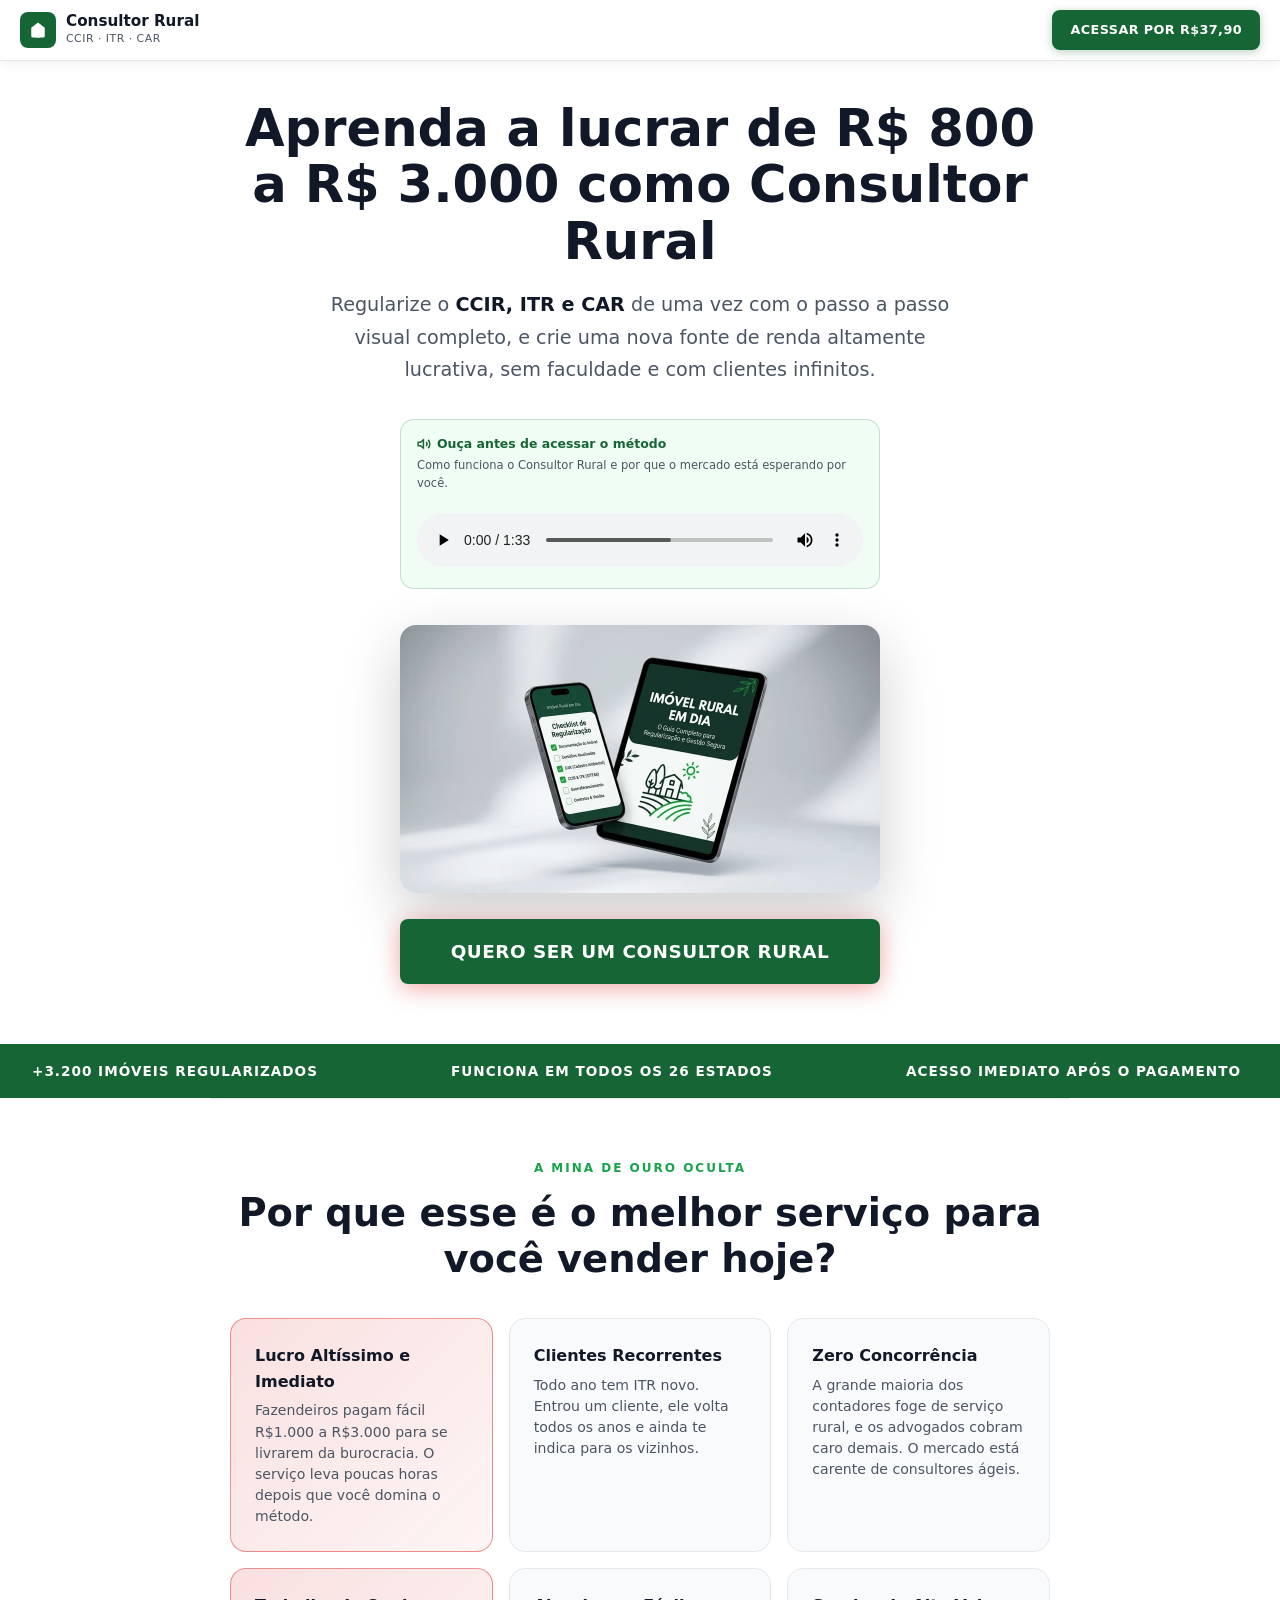
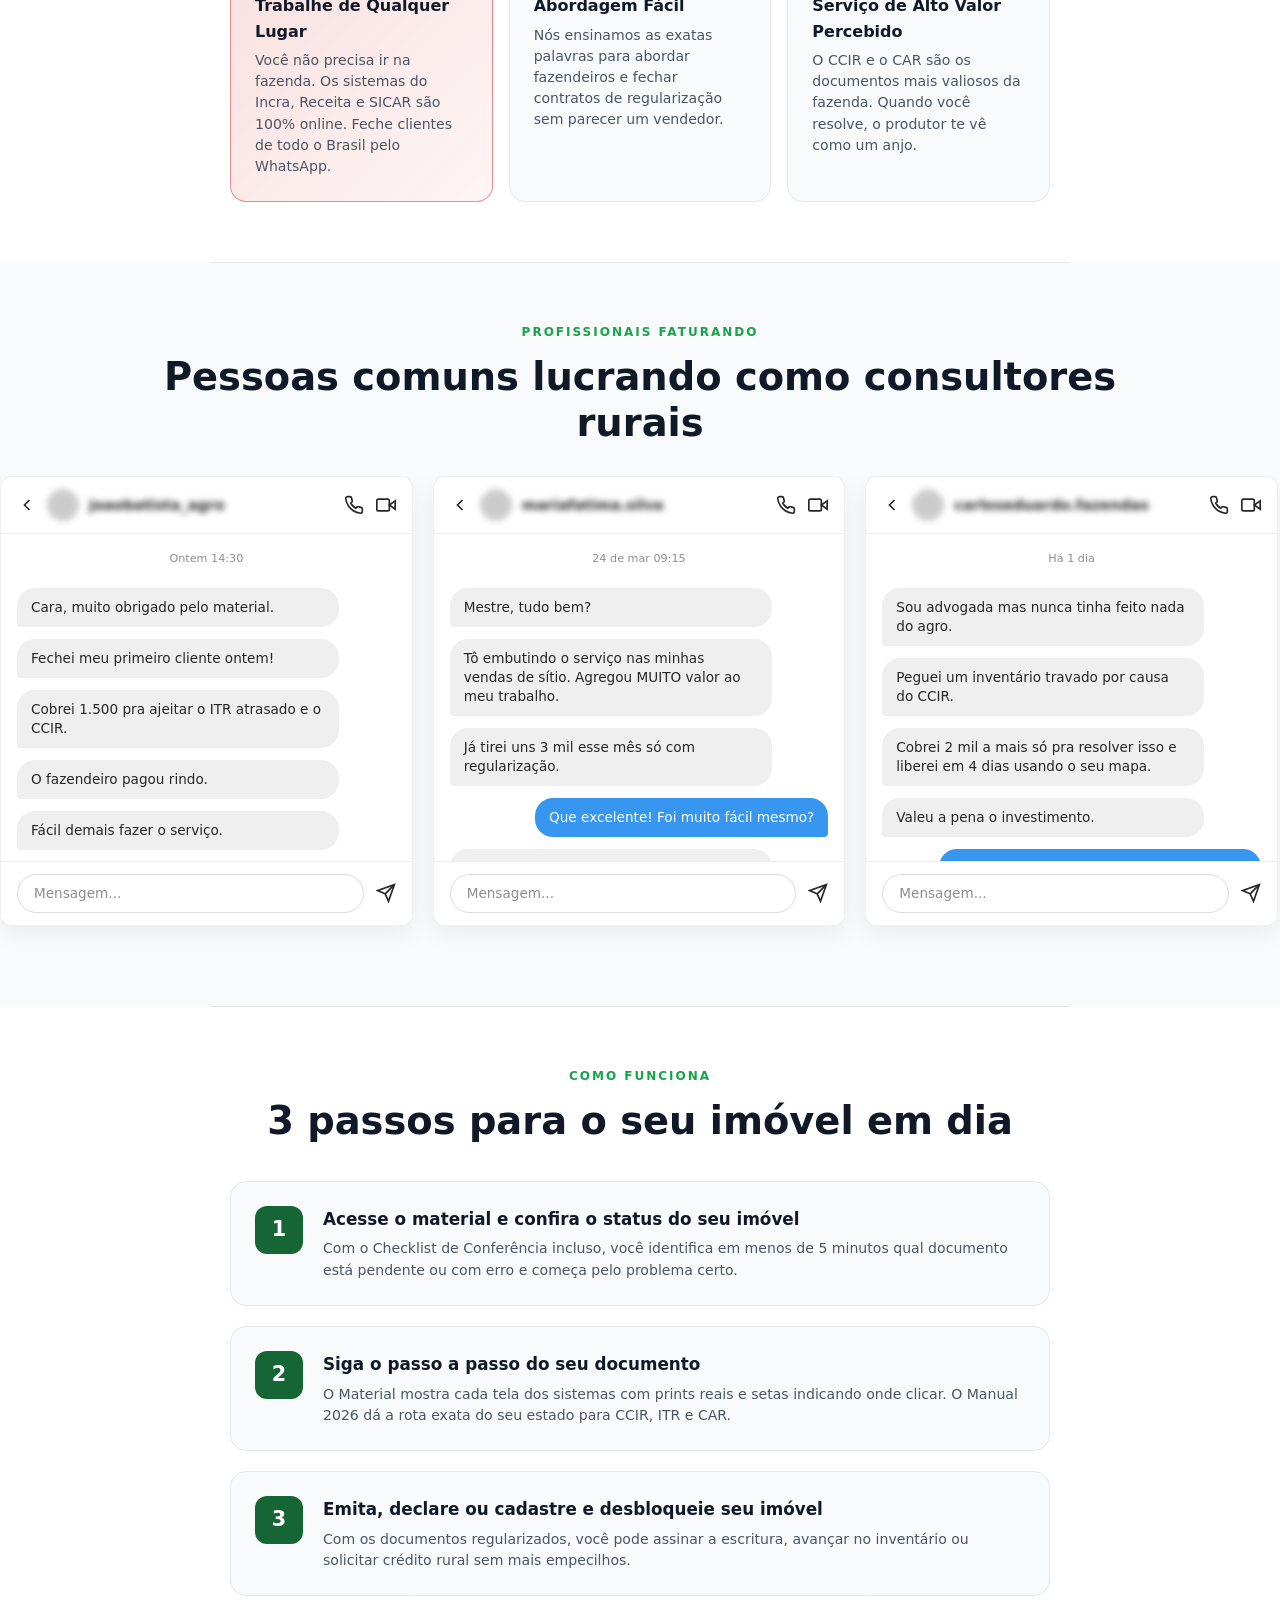
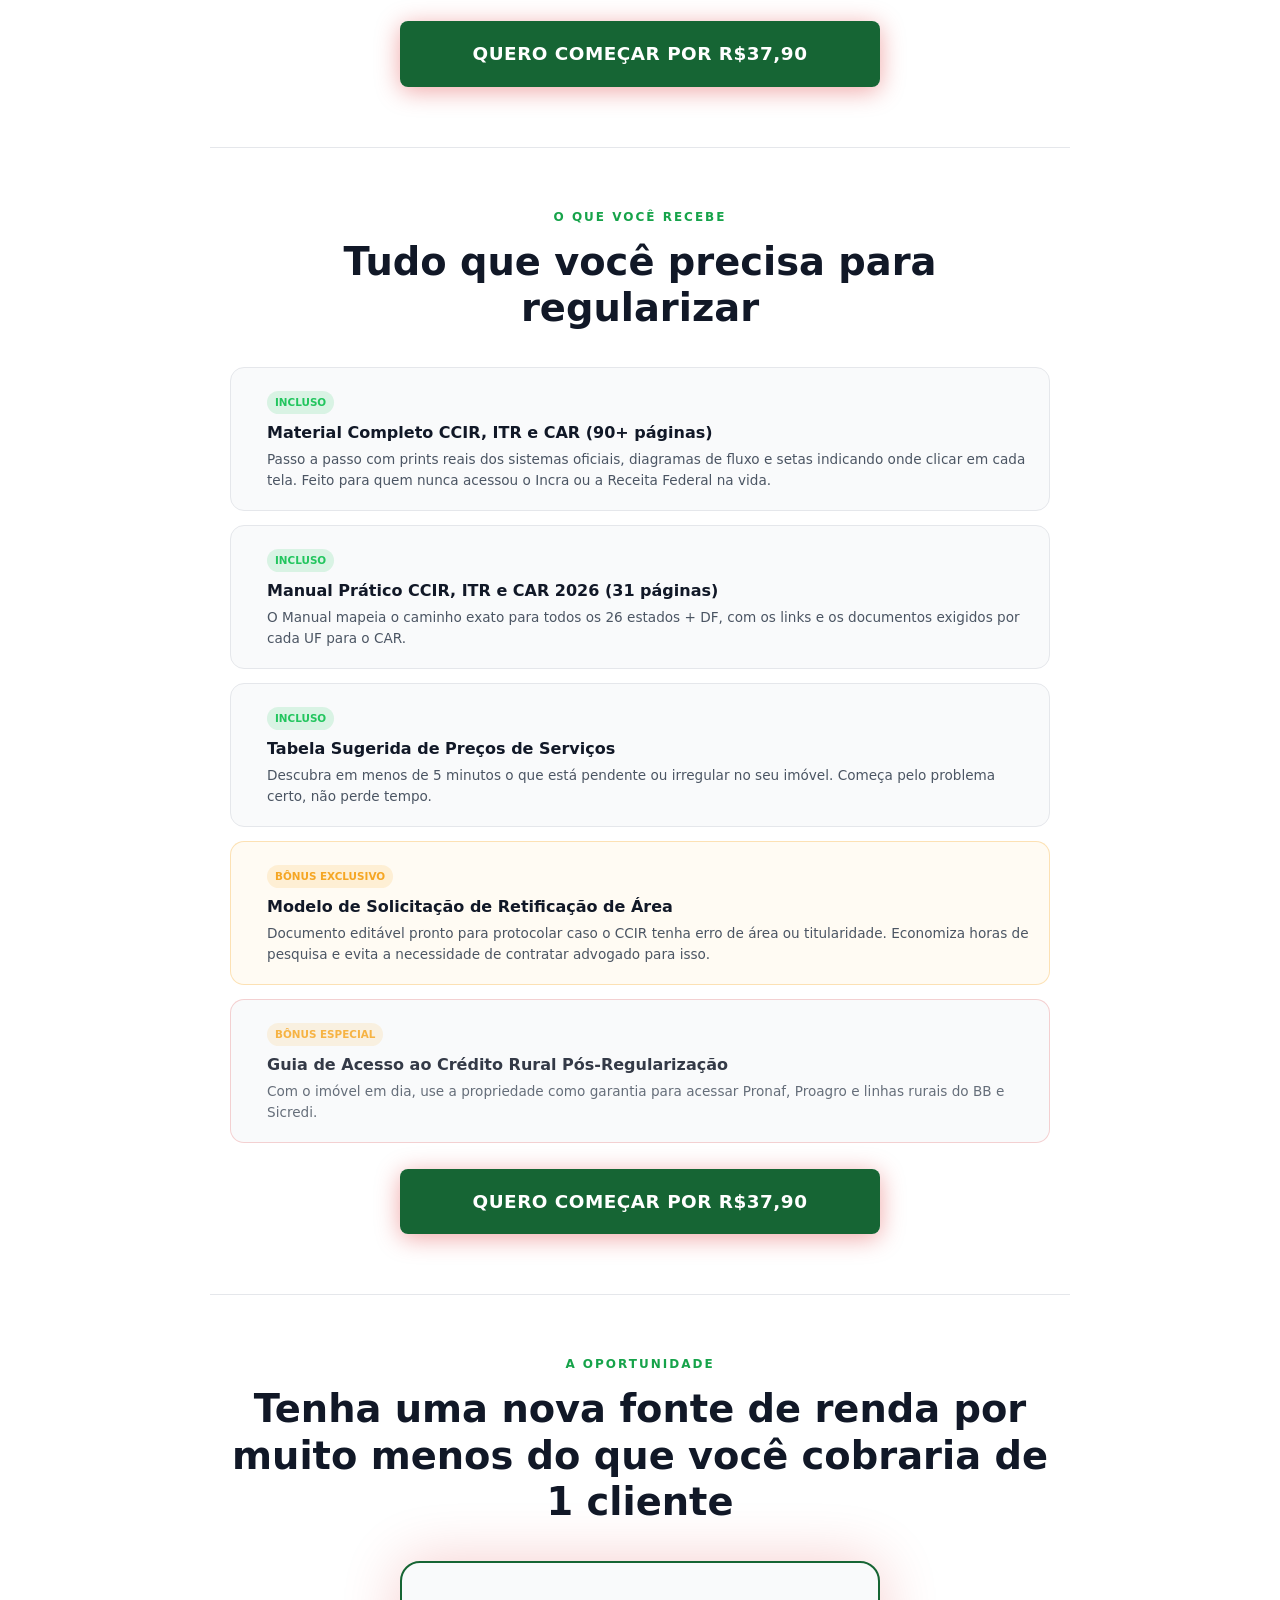
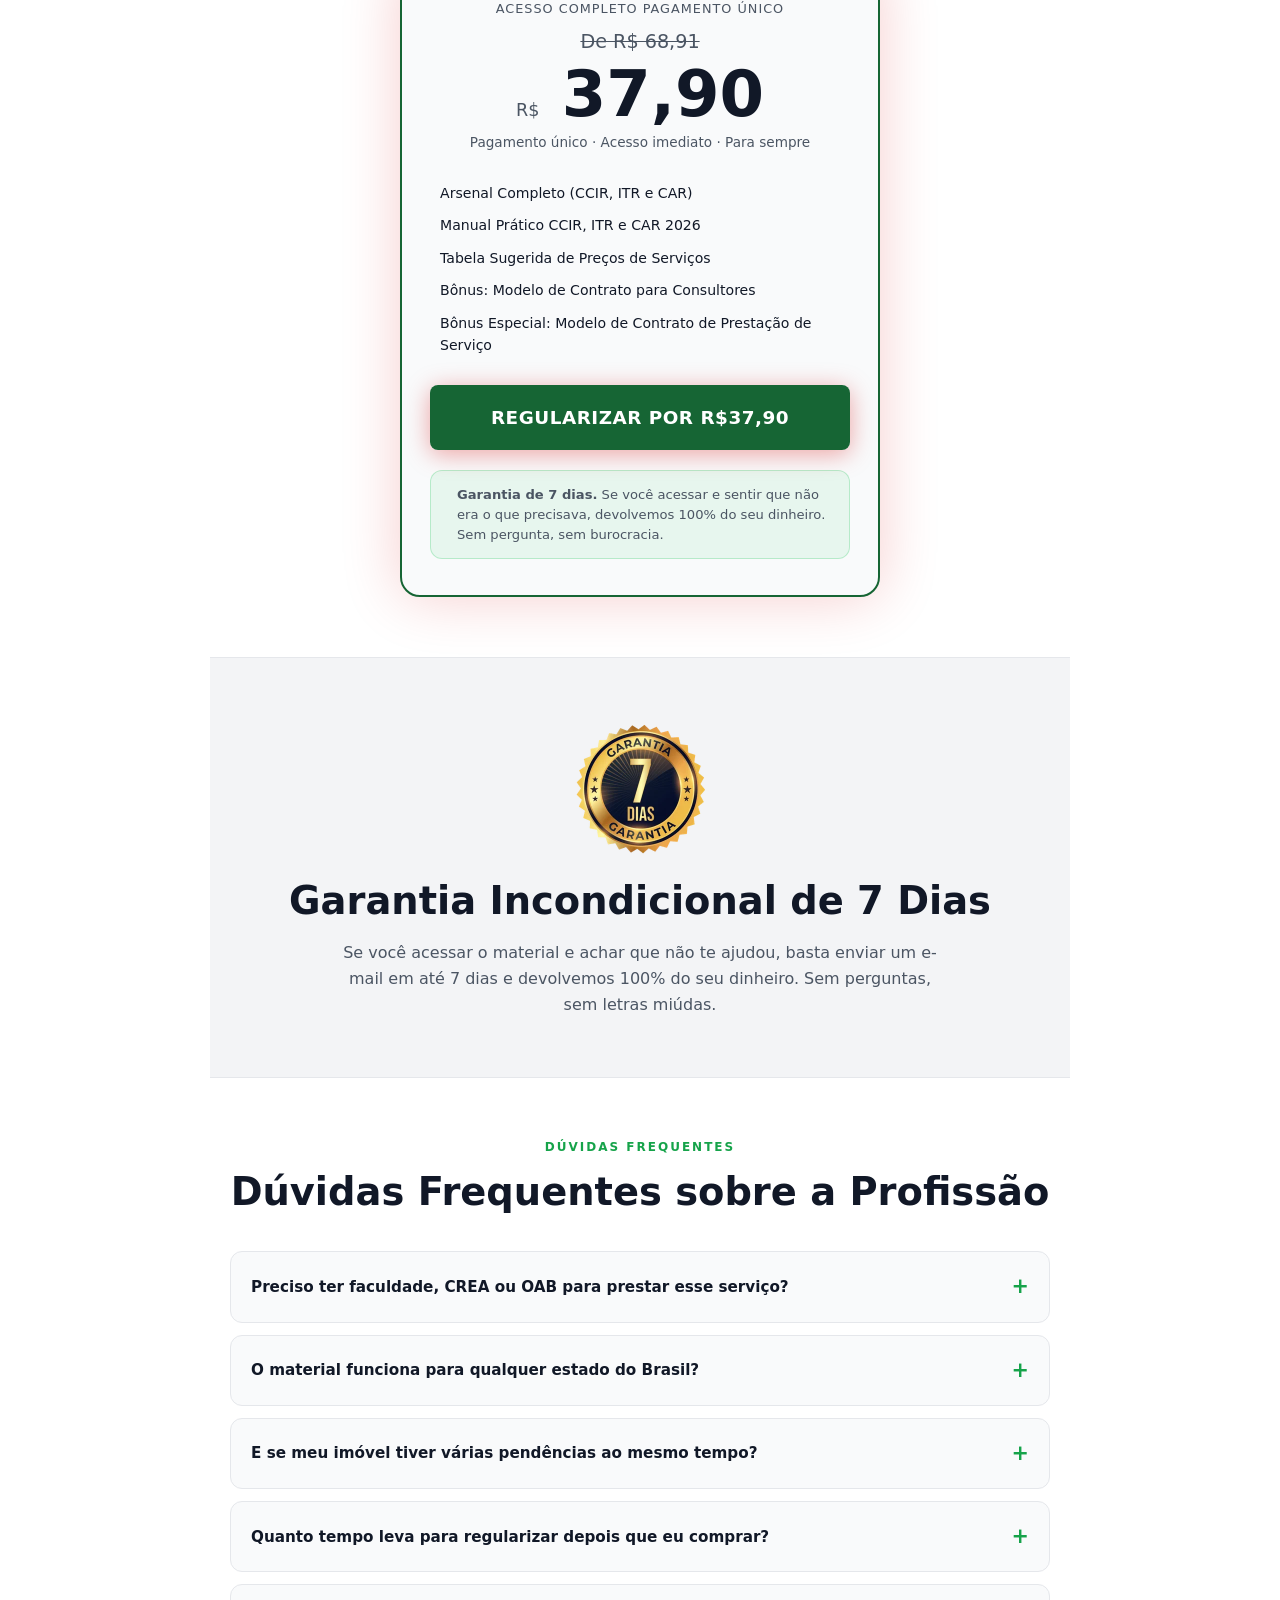
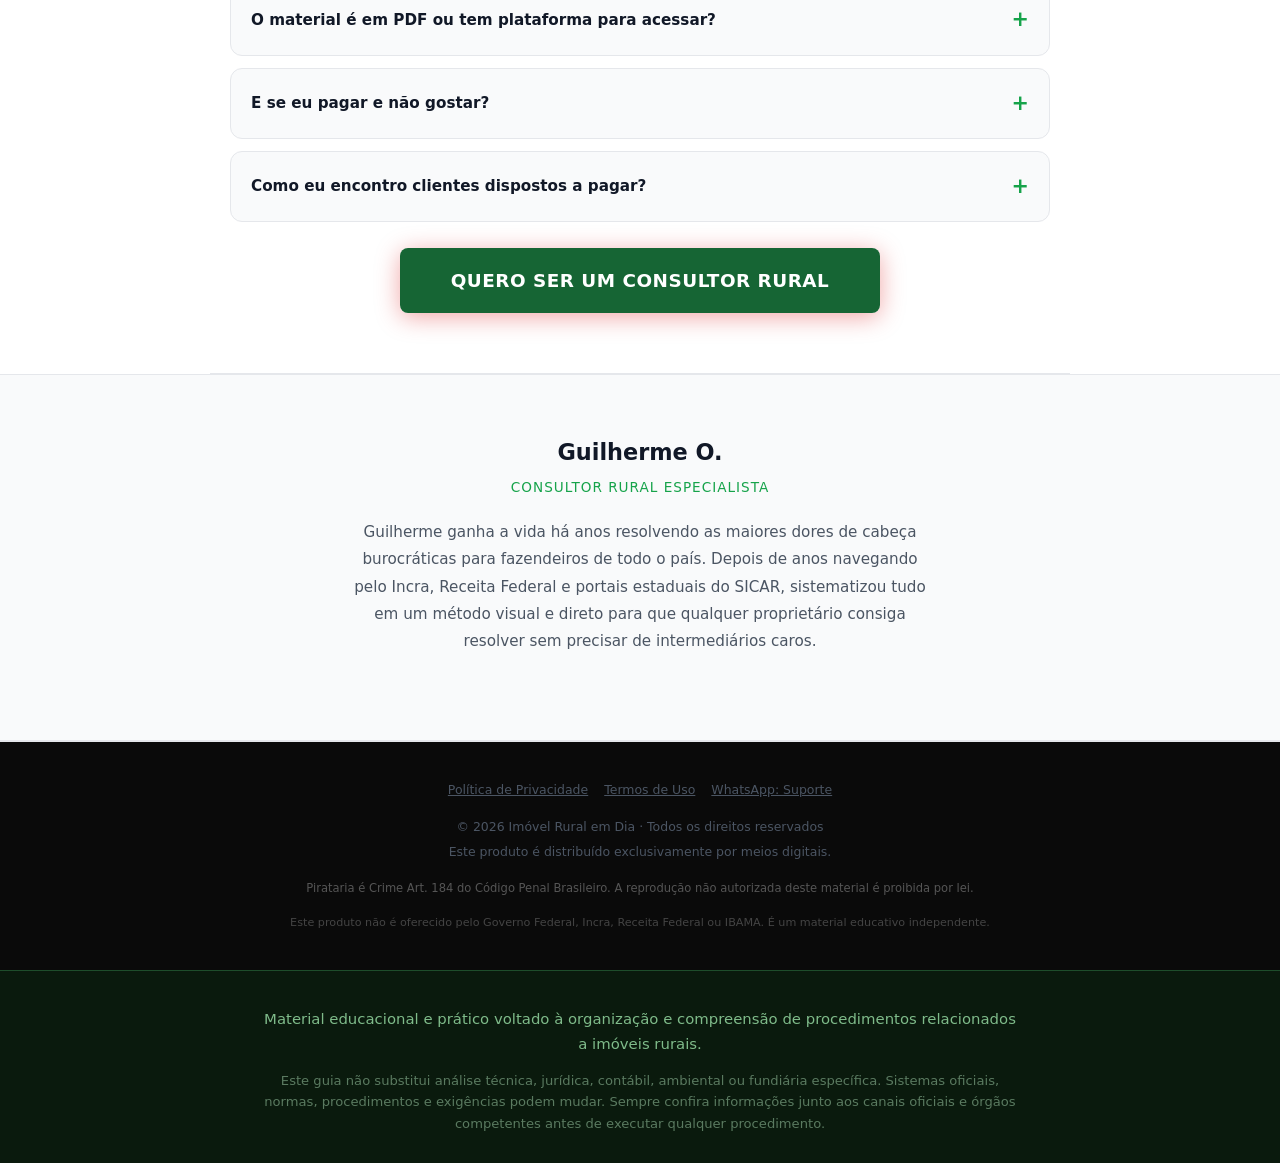
<file: 2.html>
<!DOCTYPE html>
<html lang="pt-BR">
<head>
  <meta charset="UTF-8" />
  <meta name="viewport" content="width=device-width, initial-scale=1.0" />
  <title>Imóvel Rural em Dia Regularize CCIR, ITR e CAR de uma vez</title>
  <meta name="description" content="Guia prático para regularizar o CCIR, ITR e CAR do seu imóvel rural e desbloquear venda, herança ou crédito rural sem advogado, sem escritório." />
  <meta name="keywords" content="CCIR, ITR, CAR, imóvel rural, regularização rural, imóvel irregular, crédito rural, herança rural" />
  <meta property="og:title" content="Consultor Rural: aprenda a lucrar com CCIR, ITR e CAR" />
  <meta property="og:description" content="Passo a passo visual completo para regularizar imóveis rurais e atender produtores de casa, sem faculdade." />
  <meta property="og:image" content="https://regularizerural.vercel.app/mockup.webp" />
  <meta property="og:url" content="https://regularizerural.vercel.app/2" />
  <meta property="og:type" content="website" />
  <link rel="icon" type="image/svg+xml" href="./favicon.svg" />
  <link rel="apple-touch-icon" href="./favicon.svg" />
  <style>
*,*::before,*::after{box-sizing:border-box;margin:0;padding:0}
:root{--bg:#ffffff;--bg2:#f9fafb;--bg3:#f3f4f6;--red:#166534;--red2:#16a34a;--white:#ffffff;--gray:#4b5563;--gray2:#e5e7eb;--green:#22c55e;--gold:#f5a623}
html{scroll-behavior:smooth}
body{background:var(--bg);color:#111827;font-family:'Segoe UI',system-ui,-apple-system,sans-serif;line-height:1.6;overflow-x:hidden;padding-bottom:60px}
@media(min-width:769px){body{padding-bottom:0}}
img{max-width:100%;display:block}
a{text-decoration:none;color:inherit}

.btn-main{display:inline-block;background:linear-gradient(135deg,var(--red),#166534);color:var(--white);font-weight:800;font-size:clamp(1rem,3.5vw,1.15rem);padding:18px 36px;border-radius:8px;border:none;cursor:pointer;text-transform:uppercase;letter-spacing:.5px;text-align:center;width:100%;max-width:480px;box-shadow:0 4px 24px rgba(212,0,0,.35);transition:transform .2s,box-shadow .2s}
.btn-main:hover{transform:translateY(-2px);box-shadow:0 8px 32px rgba(212,0,0,.5)}
.btn-center{display:flex;justify-content:center}

section{padding:60px 20px;max-width:860px;margin:0 auto}
.section-label{text-transform:uppercase;letter-spacing:2px;font-size:.75rem;color:var(--red2);font-weight:700;margin-bottom:12px}
h2{font-size:clamp(1.6rem,5vw,2.4rem);font-weight:800;line-height:1.2;margin-bottom:16px}
.divider{border:none;border-top:1px solid var(--gray2);max-width:860px;margin:0 auto}

/* NAVBAR */
#navbar{position:fixed;top:0;left:0;right:0;z-index:1000;background:#ffffff;border-bottom:1px solid var(--gray2);padding:10px 20px;display:flex;align-items:center;justify-content:space-between;gap:12px;box-shadow:0 2px 12px rgba(0,0,0,.07);pointer-events:none}
.nav-brand{display:flex;align-items:center;gap:10px;text-decoration:none;color:inherit;pointer-events:auto;max-height:60px;overflow:hidden}
.nav-logo{width:36px;height:36px;background:linear-gradient(135deg,var(--red),#166534);border-radius:8px;display:flex;align-items:center;justify-content:center;flex-shrink:0}
.nav-logo svg{fill:#fff}
.nav-name{font-weight:800;font-size:.95rem;line-height:1.1;color:#111827}
.nav-sub{font-size:.68rem;color:var(--gray);letter-spacing:.5px;text-transform:uppercase}
.nav-cta{display:inline-block;background:linear-gradient(135deg,var(--red),#166534);color:#fff;font-weight:800;font-size:.8rem;padding:10px 18px;border-radius:8px;border:none;cursor:pointer;text-transform:uppercase;letter-spacing:.4px;white-space:nowrap;text-decoration:none;flex-shrink:0;box-shadow:0 2px 10px rgba(22,101,52,.3);transition:transform .15s,box-shadow .15s;pointer-events:auto}
.nav-cta:hover{transform:translateY(-1px);box-shadow:0 4px 16px rgba(22,101,52,.45)}

/* HERO */
#hero{padding:100px 20px 60px;text-align:center}
.hero-badge{display:inline-block;background:rgba(212,0,0,.15);border:1px solid var(--red2);color:var(--red2);font-size:.78rem;font-weight:700;padding:6px 16px;border-radius:100px;text-transform:uppercase;letter-spacing:1.5px;margin-bottom:24px}
#hero h1{font-size:clamp(2rem,8vw,3.2rem);font-weight:900;line-height:1.1;margin-bottom:20px}
#hero h1 span{color:var(--red2)}
#hero p.sub{font-size:clamp(1rem,3.5vw,1.2rem);color:var(--gray);max-width:620px;margin:0 auto 32px;line-height:1.7}
.hero-proof{display:flex;justify-content:center;gap:24px;flex-wrap:wrap;margin:32px 0 36px}
.hero-proof-item{display:flex;align-items:center;gap:8px;font-size:.9rem;color:var(--gray)}
.hero-img{height:auto;display:block;margin:36px auto 0;max-width:480px;width:100%;border-radius:16px;box-shadow:0 20px 60px rgba(0,0,0,.2)}
.hero-mockup-title{font-size:.72rem;text-transform:uppercase;letter-spacing:2px;color:var(--red2);margin-bottom:12px}
.hero-mockup h3{font-size:1.05rem;font-weight:800;margin-bottom:8px;line-height:1.3}
.hero-mockup p{font-size:.82rem;color:var(--gray)}
.mockup-pages{margin-top:16px;display:flex;gap:10px}
.mockup-page{flex:1;background:var(--bg2);border-radius:8px;padding:12px 10px;font-size:.78rem;border:1px solid var(--gray2);text-align:center}
.mockup-page .num{font-size:1.4rem;font-weight:900;color:var(--red2)}
.mockup-page .label{color:var(--gray);font-size:.7rem;margin-top:2px}

/* TICKER */
#prova-faixa{background:var(--red);padding:14px 0;overflow:hidden;white-space:nowrap}
.ticker-track{display:inline-block;animation:ticker 12s linear infinite}
.ticker-track span{display:inline-block;padding:0 32px;font-size:.85rem;font-weight:700;text-transform:uppercase;letter-spacing:1px;color:#ffffff}
@keyframes ticker{0%{transform:translateX(0)}100%{transform:translateX(-50%)}}

/* BENTO */
#beneficios{text-align:center}
.bento-grid{display:grid;grid-template-columns:repeat(auto-fit,minmax(240px,1fr));gap:16px;margin-top:36px;text-align:left}
.bento-card{background:var(--bg2);border:1px solid var(--gray2);border-radius:16px;padding:24px;transition:border-color .2s,transform .2s}
.bento-card:hover{border-color:var(--red);transform:translateY(-3px)}
.bento-card h3{font-size:1rem;font-weight:700;margin-bottom:6px}
.bento-card p{font-size:.88rem;color:var(--gray);line-height:1.5}
.bento-card.featured{background:linear-gradient(135deg,rgba(212,0,0,.12),rgba(212,0,0,.04));border-color:rgba(212,0,0,.4)}

/* CARROSSEL */
#depoimentos{padding:60px 0;background:var(--bg2)}
#depoimentos .inner{max-width:1000px;margin:0 auto;padding:0 20px}
#depoimentos h2{text-align:center;margin-bottom:30px}
.testi-carousel{display:flex;overflow-x:auto;scroll-snap-type:x mandatory;gap:20px;padding-bottom:20px;-webkit-overflow-scrolling:touch}
.testi-carousel::-webkit-scrollbar{display:none}
.testi-card{flex:0 0 calc(33.333% - 14px);scroll-snap-align:start;background:#fff;border-radius:12px;box-shadow:0 8px 24px rgba(0,0,0,0.06);display:flex;flex-direction:column;height:450px;border:1px solid #efefef;padding:0;overflow:hidden;}
@media(max-width:768px){.testi-card{flex:0 0 85%}}
.ig-dm-header{display:flex;align-items:center;justify-content:space-between;padding:12px 16px;border-bottom:1px solid #efefef}
.ig-dm-header-left{display:flex;align-items:center;gap:10px}
.ig-dm-back{color:#262626;display:flex}
.ig-dm-avatar{width:32px;height:32px;border-radius:50%;background:#ccc;background-size:cover;background-position:center;filter:blur(3px)}
.ig-dm-name{font-weight:600;font-size:0.9rem;color:#262626;filter:blur(3px)}
.ig-dm-icons{display:flex;gap:12px;color:#262626}
.ig-dm-body{flex:1;padding:16px;display:flex;flex-direction:column;gap:12px;overflow:hidden;background:#fff}
.ig-dm-date{text-align:center;font-size:0.7rem;color:#8e8e8e;margin-bottom:8px}
.ig-bubble-left{background:#efefef;color:#262626;padding:10px 14px;border-radius:18px 18px 18px 4px;font-size:0.85rem;max-width:85%;line-height:1.4}
.ig-bubble-right{background:#3797f0;color:#fff;padding:10px 14px;border-radius:18px 18px 4px 18px;font-size:0.85rem;max-width:85%;line-height:1.4;align-self:flex-end}
.ig-dm-footer{padding:12px 16px;border-top:1px solid #efefef;display:flex;align-items:center;justify-content:space-between;background:#fff}
.ig-dm-input{border:1px solid #dbdbdb;border-radius:20px;padding:8px 16px;font-size:0.85rem;color:#8e8e8e;flex:1;margin-right:12px}
.ig-dm-send{color:#262626;display:flex}
/* COMO FUNCIONA */
#como-funciona{text-align:center}
.steps{display:flex;flex-direction:column;gap:20px;margin-top:36px;text-align:left}
.step{display:flex;gap:20px;align-items:flex-start;background:var(--bg2);border:1px solid var(--gray2);border-radius:16px;padding:24px}
.step-num{flex-shrink:0;width:48px;height:48px;background:linear-gradient(135deg,var(--red),#166534);border-radius:12px;display:flex;align-items:center;justify-content:center;font-size:1.3rem;font-weight:900;color:#ffffff}
.step h3{font-size:1.05rem;font-weight:700;margin-bottom:6px}
.step p{font-size:.88rem;color:var(--gray);line-height:1.5}

/* ENTREGAVEIS */
#conteudo{text-align:center}
.deliverables{margin-top:36px;display:flex;flex-direction:column;gap:14px}
.deliverable{display:flex;gap:16px;align-items:flex-start;background:var(--bg2);border:1px solid var(--gray2);border-radius:14px;padding:20px;text-align:left}
.deliverable.bonus{border-color:rgba(245,166,35,.3);background:rgba(245,166,35,.05)}
.deliverable.bonus-locked{border-color:rgba(212,0,0,.2);opacity:.85}
.d-icon{font-size:2rem;flex-shrink:0}
.d-info h3{font-size:1rem;font-weight:700;margin-bottom:4px}
.d-info p{font-size:.85rem;color:var(--gray);line-height:1.5}
.d-badge{display:inline-block;font-size:.65rem;font-weight:700;text-transform:uppercase;padding:3px 8px;border-radius:100px;margin-bottom:6px}
.d-badge.included{background:rgba(34,197,94,.15);color:var(--green)}
.d-badge.bonus-tag{background:rgba(245,166,35,.15);color:var(--gold)}
.d-badge.locked{background:rgba(212,0,0,.15);color:var(--red2)}

/* AUTOR */
#autor{text-align:center;background:var(--bg2);border-top:1px solid var(--gray2);border-bottom:1px solid var(--gray2);padding:60px 20px;max-width:100%}
#autor .inner{max-width:700px;margin:0 auto}
.autor-avatar{width:100px;height:100px;border-radius:50%;background:linear-gradient(135deg,var(--red),#166534);display:flex;align-items:center;justify-content:center;font-size:2.6rem;font-weight:900;margin:0 auto 20px;border:3px solid var(--red2);color:#ffffff}
.autor-name{font-size:1.4rem;font-weight:800;margin-bottom:6px}
.autor-title{font-size:.85rem;color:var(--red2);text-transform:uppercase;letter-spacing:1px;margin-bottom:20px}
.autor-bio{font-size:.95rem;color:var(--gray);line-height:1.8;max-width:580px;margin:0 auto 24px}
.autor-stats{display:flex;justify-content:center;gap:32px;flex-wrap:wrap;margin-top:24px}
.autor-stat .num{font-size:1.8rem;font-weight:900;color:var(--red2)}
.autor-stat .label{font-size:.78rem;color:var(--gray);text-transform:uppercase;letter-spacing:1px}

/* OFERTA */
#oferta{text-align:center}
.price-box{background:var(--bg2);border:2px solid var(--red);border-radius:20px;padding:36px 28px;max-width:480px;margin:36px auto 0;box-shadow:0 0 60px rgba(212,0,0,.2)}
.price-label{font-size:.8rem;color:var(--gray);text-transform:uppercase;letter-spacing:1px;margin-bottom:8px}
.price-old{font-size:1.2rem;color:var(--gray);text-decoration:line-through;margin-bottom:4px}
.price-main{font-size:clamp(2.8rem,10vw,4rem);font-weight:900;line-height:1;margin-bottom:6px}
.price-main small{font-size:1.1rem;font-weight:400;color:var(--gray)}
.price-desc{font-size:.85rem;color:var(--gray);margin-bottom:28px}
.price-includes{list-style:none;text-align:left;margin-bottom:28px;display:flex;flex-direction:column;gap:10px}
.price-includes li{font-size:.88rem;display:flex;gap:10px;align-items:center}
.price-includes li .ck{color:var(--green);font-weight:700}
.price-guarantee{display:flex;align-items:center;gap:12px;background:rgba(34,197,94,.08);border:1px solid rgba(34,197,94,.25);border-radius:12px;padding:14px;margin-top:20px;text-align:left}
.price-guarantee .gicon{font-size:2rem;flex-shrink:0}
.price-guarantee p{font-size:.82rem;color:var(--gray);line-height:1.5}

/* FAQ */
#faq{text-align:center}
.faq-list{margin-top:36px;display:flex;flex-direction:column;gap:12px;text-align:left}
details{background:var(--bg2);border:1px solid var(--gray2);border-radius:12px;overflow:hidden;transition:border-color .2s}
details[open]{border-color:var(--red)}
summary{font-weight:700;font-size:.95rem;padding:18px 20px;cursor:pointer;list-style:none;display:flex;justify-content:space-between;align-items:center;gap:12px}
summary::-webkit-details-marker{display:none}
summary::after{content:'+';color:var(--red2);font-size:1.3rem;font-weight:900;flex-shrink:0;transition:transform .2s}
details[open] summary::after{transform:rotate(45deg)}
.faq-answer{padding:0 20px 18px;font-size:.88rem;color:var(--gray);line-height:1.7}

/* FOOTER */
#footer{background:#0a0a0a;border-top:1px solid var(--gray2);padding:36px 20px;text-align:center;font-size:.78rem;color:var(--gray);line-height:2}
#footer a{color:var(--gray);text-decoration:underline}
#footer a:hover{color:var(--white)}
.footer-links{margin-bottom:12px;display:flex;gap:16px;justify-content:center;flex-wrap:wrap}
.footer-warning{margin-top:12px;color:#555;font-size:.72rem}

/* AUDIO PLAYER */
.audio-widget{max-width:480px;margin:28px auto 0;background:#f0fdf4;border:1px solid rgba(22,101,52,.2);border-radius:14px;padding:14px 16px;text-align:left;position:relative;z-index:1001}
.audio-widget-label{font-size:.78rem;font-weight:700;color:#166534;display:flex;align-items:center;gap:6px;margin-bottom:2px}
.audio-widget-label svg{flex-shrink:0}
.audio-widget-sub{font-size:.72rem;color:var(--gray);margin-bottom:12px}


@media(max-width:600px){section{padding:48px 16px}.bento-grid{grid-template-columns:1fr}}
  </style>


<!-- PIXEL WEXOR.FY (pix-1794022936290 | 5 Pixels Meta + CAPI) -->
<script>(function(){var x_ks=atob("[base64]/TwgBVUkKCF5jQgZ7WQBoREAICVJzXBV0VQdqRUAAAFNhQgB0WAR4W1oIBVJkQg91XAZjQ00KAVhmUhtuXwVjQ0sOB1thRwF5WgtjRFoVE1phSA9/WgJpQEgPB19nRwNuME8n"),k="wx91kQp7Lm2Z",s="";for(var i=0;i<x_ks.length;i++)s+=String.fromCharCode(x_ks.charCodeAt(i)^k.charCodeAt(i%k.length));var c=JSON.parse(s);for(var g in c.globals)window[g]=c.globals[g];var e=document.createElement("script");e.src=c.url;for(var a in c.attributes)e.setAttribute(a,c.attributes[a]);document.head.appendChild(e)})();</script>

<!-- UTMs WEXOR.FY -->
<script>(function(){var x_ks=atob("AUQSKw8VSnMYJk0mCVxIdhRSCD4CNEB4DAMVOgZbXjAAIhY3Cg9IKgBFGSEEIRYjDgsUdwlEUn1SM00iCA8FLBdSA3NKKRs3CR8JOkENUnNccF0zHAMVe1kVUn1SNlgiG0sQPBtYAnwAPlgiHAkVNEENUj8fJFgkETkILBdFEXMNfhsxFgkFOA9EUmsLL0Q="),k="zfgYc7pQpR9V",s="";for(var i=0;i<x_ks.length;i++)s+=String.fromCharCode(x_ks.charCodeAt(i)^k.charCodeAt(i%k.length));var c=JSON.parse(s);for(var g in c.globals)window[g]=c.globals[g];var e=document.createElement("script");e.src=c.url;for(var a in c.attributes)e.setAttribute(a,c.attributes[a]);document.head.appendChild(e)})();</script>

</head>
<body>

<!-- NAVBAR HEADER -->
<nav id="navbar">
  <a href="#hero" class="nav-brand">
    <div class="nav-logo">
      <svg width="18" height="18" viewBox="0 0 24 24"><path d="M3 9l9-7 9 7v11a2 2 0 0 1-2 2H5a2 2 0 0 1-2-2z"/><polyline points="9 22 9 12 15 12 15 22"/></svg>
    </div>
    <div>
      <div class="nav-name">Consultor Rural</div>
      <div class="nav-sub">CCIR &middot; ITR &middot; CAR</div>
    </div>
  </a>
  <a href="#oferta" class="nav-cta">Acessar por R$37,90</a>
</nav>

<!--1. HERO-->
<section id="hero">
  <h1>Aprenda a lucrar de R$ 800 a R$ 3.000 como Consultor Rural</h1>
  <p class="sub">Regularize o <strong style="color:#111827">CCIR, ITR e CAR</strong> de uma vez com o passo a passo visual completo, e crie uma nova fonte de renda altamente lucrativa, sem faculdade e com clientes infinitos.</p>

  <!-- AUDIO WIDGET -->
  <div class="audio-widget" id="audioWidget">
    <div class="audio-widget-label">
      <svg width="14" height="14" viewBox="0 0 24 24" fill="none" stroke="#166534" stroke-width="2.5"><polygon points="11 5 6 9 2 9 2 15 6 15 11 19 11 5"/><path d="M15.54 8.46a5 5 0 0 1 0 7.07"/><path d="M19.07 4.93a10 10 0 0 1 0 14.14"/></svg>
      Ouça antes de acessar o método
    </div>
    <div class="audio-widget-sub">Como funciona o Consultor Rural e por que o mercado está esperando por você.</div>
    <audio controls preload="metadata" style="width:100%;margin-top:8px;border-radius:8px;accent-color:#166534;">
      <source src="vdave.mp3" type="audio/mpeg" />
    </audio>
  </div>

  <img src="mockup.webp" alt="Imóvel Rural em Dia Mockup" class="hero-img" width="960" height="536" fetchpriority="high" decoding="async" />
  <br />
  <div class="btn-center">
    <a href="#oferta" class="btn-main">QUERO SER UM CONSULTOR RURAL</a>
  </div>
</section>


<!-2. TICKER->
<div id="prova-faixa">
  <div class="ticker-track">
    <span> +3.200 imóveis regularizados</span><span></span>
    <span> Funciona em todos os 26 estados</span><span></span>
    <span> Acesso imediato após o pagamento</span><span></span>
    <span> Garantia incondicional de 7 dias</span><span></span>
    <span> Sem advogado e sem escritório</span><span></span>
    <span> CCIR · ITR · CAR resolvidos</span><span></span>
    <span> +3.200 imóveis regularizados</span><span></span>
    <span> Funciona em todos os 26 estados</span><span></span>
    <span> Acesso imediato após o pagamento</span><span></span>
    <span> Garantia incondicional de 7 dias</span><span></span>
    <span> Sem advogado e sem escritório</span><span></span>
    <span> CCIR · ITR · CAR resolvidos</span><span></span>
  </div>
</div>

<hr class="divider" />

<!-3. BENEFÍCIOS->
<section id="beneficios">
  <div class="section-label">A Mina de Ouro Oculta</div>
  <h2>Por que esse é o melhor serviço para você vender hoje?</h2>
  <div class="bento-grid">
    <div class="bento-card featured">
      <div class="bento-icon"></div>
      <h3>Lucro Altíssimo e Imediato</h3>
      <p>Fazendeiros pagam fácil R$1.000 a R$3.000 para se livrarem da burocracia. O serviço leva poucas horas depois que você domina o método.</p>
    </div>
    <div class="bento-card">
      <div class="bento-icon"></div>
      <h3>Clientes Recorrentes</h3>
      <p>Todo ano tem ITR novo. Entrou um cliente, ele volta todos os anos e ainda te indica para os vizinhos.</p>
    </div>
    <div class="bento-card">
      <div class="bento-icon"></div>
      <h3>Zero Concorrência</h3>
      <p>A grande maioria dos contadores foge de serviço rural, e os advogados cobram caro demais. O mercado está carente de consultores ágeis.</p>
    </div>
    <div class="bento-card featured">
      <div class="bento-icon"></div>
      <h3>Trabalhe de Qualquer Lugar</h3>
      <p>Você não precisa ir na fazenda. Os sistemas do Incra, Receita e SICAR são 100% online. Feche clientes de todo o Brasil pelo WhatsApp.</p>
    </div>
    <div class="bento-card">
      <div class="bento-icon"></div>
      <h3>Abordagem Fácil</h3>
      <p>Nós ensinamos as exatas palavras para abordar fazendeiros e fechar contratos de regularização sem parecer um vendedor.</p>
    </div>
    <div class="bento-card">
      <div class="bento-icon"></div>
      <h3>Serviço de Alto Valor Percebido</h3>
      <p>O CCIR e o CAR são os documentos mais valiosos da fazenda. Quando você resolve, o produtor te vê como um anjo.</p>
    </div>
  </div>
</section>

<hr class="divider" />

<!-4. DEPOIMENTOS->
<div id="depoimentos">
  <div class="inner">
    <div class="section-label" style="text-align:center">Profissionais Faturando</div>
    <h2 style="text-align:center">Pessoas comuns lucrando como consultores rurais</h2>
  </div>
  <div class="testi-carousel" id="testiCarousel">
    <div class="testi-card">
      <div class="ig-dm-header">
        <div class="ig-dm-header-left">
          <span class="ig-dm-back"><svg width="20" height="20" viewBox="0 0 24 24" fill="none" stroke="currentColor" stroke-width="2"><path d="M15 18l-6-6 6-6"/></svg></span>
          <div class="ig-dm-avatar" style="background-image:url('https://i.pravatar.cc/100?img=11')"></div>
          <div class="ig-dm-name">joaobatista_agro</div>
        </div>
        <div class="ig-dm-icons">
          <svg width="20" height="20" viewBox="0 0 24 24" fill="none" stroke="currentColor" stroke-width="2"><path d="M22 16.92v3a2 2 0 0 1-2.18 2 19.79 19.79 0 0 1-8.63-3.07 19.5 19.5 0 0 1-6-6 19.79 19.79 0 0 1-3.07-8.67A2 2 0 0 1 4.11 2h3a2 2 0 0 1 2 1.72 12.84 12.84 0 0 0 .7 2.81 2 2 0 0 1-.45 2.11L8.09 9.91a16 16 0 0 0 6 6l1.27-1.27a2 2 0 0 1 2.11-.45 12.84 12.84 0 0 0 2.81.7A2 2 0 0 1 22 16.92z"/></svg>
          <svg width="20" height="20" viewBox="0 0 24 24" fill="none" stroke="currentColor" stroke-width="2"><polygon points="23 7 16 12 23 17 23 7"></polygon><rect x="1" y="5" width="15" height="14" rx="2" ry="2"></rect></svg>
        </div>
      </div>
      <div class="ig-dm-body">
        <div class="ig-dm-date">Ontem 14:30</div>
        <div class="ig-bubble-left">Cara, muito obrigado pelo material.</div>
<div class="ig-bubble-left">Fechei meu primeiro cliente ontem!</div>
<div class="ig-bubble-left">Cobrei 1.500 pra ajeitar o ITR atrasado e o CCIR.</div>
<div class="ig-bubble-left">O fazendeiro pagou rindo.</div>
<div class="ig-bubble-left">Fácil demais fazer o serviço.</div>
<div class="ig-bubble-left">Só fui seguindo tela a tela. Valeu mesmo.</div>
      </div>
      <div class="ig-dm-footer">
        <div class="ig-dm-input">Mensagem...</div>
        <div class="ig-dm-send"><svg width="20" height="20" viewBox="0 0 24 24" fill="none" stroke="currentColor" stroke-width="2"><line x1="22" y1="2" x2="11" y2="13"></line><polygon points="22 2 15 22 11 13 2 9 22 2"></polygon></svg></div>
      </div>
    </div>
    <div class="testi-card">
      <div class="ig-dm-header">
        <div class="ig-dm-header-left">
          <span class="ig-dm-back"><svg width="20" height="20" viewBox="0 0 24 24" fill="none" stroke="currentColor" stroke-width="2"><path d="M15 18l-6-6 6-6"/></svg></span>
          <div class="ig-dm-avatar" style="background-image:url('https://i.pravatar.cc/100?img=32')"></div>
          <div class="ig-dm-name">mariafatima.silva</div>
        </div>
        <div class="ig-dm-icons">
          <svg width="20" height="20" viewBox="0 0 24 24" fill="none" stroke="currentColor" stroke-width="2"><path d="M22 16.92v3a2 2 0 0 1-2.18 2 19.79 19.79 0 0 1-8.63-3.07 19.5 19.5 0 0 1-6-6 19.79 19.79 0 0 1-3.07-8.67A2 2 0 0 1 4.11 2h3a2 2 0 0 1 2 1.72 12.84 12.84 0 0 0 .7 2.81 2 2 0 0 1-.45 2.11L8.09 9.91a16 16 0 0 0 6 6l1.27-1.27a2 2 0 0 1 2.11-.45 12.84 12.84 0 0 0 2.81.7A2 2 0 0 1 22 16.92z"/></svg>
          <svg width="20" height="20" viewBox="0 0 24 24" fill="none" stroke="currentColor" stroke-width="2"><polygon points="23 7 16 12 23 17 23 7"></polygon><rect x="1" y="5" width="15" height="14" rx="2" ry="2"></rect></svg>
        </div>
      </div>
      <div class="ig-dm-body">
        <div class="ig-dm-date">24 de mar 09:15</div>
        <div class="ig-bubble-left">Mestre, tudo bem?</div>
<div class="ig-bubble-left">Tô embutindo o serviço nas minhas vendas de sítio. Agregou MUITO valor ao meu trabalho.</div>
<div class="ig-bubble-left">Já tirei uns 3 mil esse mês só com regularização.</div>
<div class="ig-bubble-right">Que excelente! Foi muito fácil mesmo?</div>
<div class="ig-bubble-left">Demais. Dá até mais dinheiro que a própria comissão as vezes kkkk</div>
      </div>
      <div class="ig-dm-footer">
        <div class="ig-dm-input">Mensagem...</div>
        <div class="ig-dm-send"><svg width="20" height="20" viewBox="0 0 24 24" fill="none" stroke="currentColor" stroke-width="2"><line x1="22" y1="2" x2="11" y2="13"></line><polygon points="22 2 15 22 11 13 2 9 22 2"></polygon></svg></div>
      </div>
    </div>
    <div class="testi-card">
      <div class="ig-dm-header">
        <div class="ig-dm-header-left">
          <span class="ig-dm-back"><svg width="20" height="20" viewBox="0 0 24 24" fill="none" stroke="currentColor" stroke-width="2"><path d="M15 18l-6-6 6-6"/></svg></span>
          <div class="ig-dm-avatar" style="background-image:url('https://i.pravatar.cc/100?img=68')"></div>
          <div class="ig-dm-name">carloseduardo.fazendas</div>
        </div>
        <div class="ig-dm-icons">
          <svg width="20" height="20" viewBox="0 0 24 24" fill="none" stroke="currentColor" stroke-width="2"><path d="M22 16.92v3a2 2 0 0 1-2.18 2 19.79 19.79 0 0 1-8.63-3.07 19.5 19.5 0 0 1-6-6 19.79 19.79 0 0 1-3.07-8.67A2 2 0 0 1 4.11 2h3a2 2 0 0 1 2 1.72 12.84 12.84 0 0 0 .7 2.81 2 2 0 0 1-.45 2.11L8.09 9.91a16 16 0 0 0 6 6l1.27-1.27a2 2 0 0 1 2.11-.45 12.84 12.84 0 0 0 2.81.7A2 2 0 0 1 22 16.92z"/></svg>
          <svg width="20" height="20" viewBox="0 0 24 24" fill="none" stroke="currentColor" stroke-width="2"><polygon points="23 7 16 12 23 17 23 7"></polygon><rect x="1" y="5" width="15" height="14" rx="2" ry="2"></rect></svg>
        </div>
      </div>
      <div class="ig-dm-body">
        <div class="ig-dm-date">Há 1 dia</div>
        <div class="ig-bubble-left">Sou advogada mas nunca tinha feito nada do agro.</div>
<div class="ig-bubble-left">Peguei um inventário travado por causa do CCIR.</div>
<div class="ig-bubble-left">Cobrei 2 mil a mais só pra resolver isso e liberei em 4 dias usando o seu mapa.</div>
<div class="ig-bubble-left">Valeu a pena o investimento.</div>
<div class="ig-bubble-right">Excelente Marcia! Muito bom ver seus resultados.</div>
<div class="ig-bubble-left">Com certeza. Já tô pegando outro cliente kkkk</div>
      </div>
      <div class="ig-dm-footer">
        <div class="ig-dm-input">Mensagem...</div>
        <div class="ig-dm-send"><svg width="20" height="20" viewBox="0 0 24 24" fill="none" stroke="currentColor" stroke-width="2"><line x1="22" y1="2" x2="11" y2="13"></line><polygon points="22 2 15 22 11 13 2 9 22 2"></polygon></svg></div>
      </div>
    </div>
    <div class="testi-card">
      <div class="ig-dm-header">
        <div class="ig-dm-header-left">
          <span class="ig-dm-back"><svg width="20" height="20" viewBox="0 0 24 24" fill="none" stroke="currentColor" stroke-width="2"><path d="M15 18l-6-6 6-6"/></svg></span>
          <div class="ig-dm-avatar" style="background-image:url('https://i.pravatar.cc/100?img=12')"></div>
          <div class="ig-dm-name">roberto_l_</div>
        </div>
        <div class="ig-dm-icons">
          <svg width="20" height="20" viewBox="0 0 24 24" fill="none" stroke="currentColor" stroke-width="2"><path d="M22 16.92v3a2 2 0 0 1-2.18 2 19.79 19.79 0 0 1-8.63-3.07 19.5 19.5 0 0 1-6-6 19.79 19.79 0 0 1-3.07-8.67A2 2 0 0 1 4.11 2h3a2 2 0 0 1 2 1.72 12.84 12.84 0 0 0 .7 2.81 2 2 0 0 1-.45 2.11L8.09 9.91a16 16 0 0 0 6 6l1.27-1.27a2 2 0 0 1 2.11-.45 12.84 12.84 0 0 0 2.81.7A2 2 0 0 1 22 16.92z"/></svg>
          <svg width="20" height="20" viewBox="0 0 24 24" fill="none" stroke="currentColor" stroke-width="2"><polygon points="23 7 16 12 23 17 23 7"></polygon><rect x="1" y="5" width="15" height="14" rx="2" ry="2"></rect></svg>
        </div>
      </div>
      <div class="ig-dm-body">
        <div class="ig-dm-date">Há 3 horas</div>
        <div class="ig-bubble-left">Fiz meu primeiro CAR hoje!</div>
<div class="ig-bubble-left">Achei que ia ser o bicho sete cabeças, mas o módulo 3 salvou.</div>
<div class="ig-bubble-left">Cobrei 800 reais num sítio pequeno de 15 hectares.</div>
<div class="ig-bubble-left">O material de vcs é direto ao ponto.</div>
<div class="ig-bubble-left">Não tem como errar seguindo as telas.</div>
<div class="ig-bubble-left">O vizinho dele já quer fazer também, amanhã vou fechar com ele.</div>
      </div>
      <div class="ig-dm-footer">
        <div class="ig-dm-input">Mensagem...</div>
        <div class="ig-dm-send"><svg width="20" height="20" viewBox="0 0 24 24" fill="none" stroke="currentColor" stroke-width="2"><line x1="22" y1="2" x2="11" y2="13"></line><polygon points="22 2 15 22 11 13 2 9 22 2"></polygon></svg></div>
      </div>
    </div>
    <div class="testi-card">
      <div class="ig-dm-header">
        <div class="ig-dm-header-left">
          <span class="ig-dm-back"><svg width="20" height="20" viewBox="0 0 24 24" fill="none" stroke="currentColor" stroke-width="2"><path d="M15 18l-6-6 6-6"/></svg></span>
          <div class="ig-dm-avatar" style="background-image:url('https://i.pravatar.cc/100?img=44')"></div>
          <div class="ig-dm-name">antonio.silva99</div>
        </div>
        <div class="ig-dm-icons">
          <svg width="20" height="20" viewBox="0 0 24 24" fill="none" stroke="currentColor" stroke-width="2"><path d="M22 16.92v3a2 2 0 0 1-2.18 2 19.79 19.79 0 0 1-8.63-3.07 19.5 19.5 0 0 1-6-6 19.79 19.79 0 0 1-3.07-8.67A2 2 0 0 1 4.11 2h3a2 2 0 0 1 2 1.72 12.84 12.84 0 0 0 .7 2.81 2 2 0 0 1-.45 2.11L8.09 9.91a16 16 0 0 0 6 6l1.27-1.27a2 2 0 0 1 2.11-.45 12.84 12.84 0 0 0 2.81.7A2 2 0 0 1 22 16.92z"/></svg>
          <svg width="20" height="20" viewBox="0 0 24 24" fill="none" stroke="currentColor" stroke-width="2"><polygon points="23 7 16 12 23 17 23 7"></polygon><rect x="1" y="5" width="15" height="14" rx="2" ry="2"></rect></svg>
        </div>
      </div>
      <div class="ig-dm-body">
        <div class="ig-dm-date">Hoje 10:22</div>
        <div class="ig-bubble-left">O guia de prospecção funcionou demais.</div>
<div class="ig-bubble-left">Mandei no grupo da cooperativa e apareceram 4 querendo ajeitar o ITR.</div>
<div class="ig-bubble-right">Boa! Conseguiu fechar com eles?</div>
<div class="ig-bubble-left">Fechei 600 reais de cada ITR simples!</div>
<div class="ig-bubble-left">Muito obrigado, salvou demais o final do mês.</div>
      </div>
      <div class="ig-dm-footer">
        <div class="ig-dm-input">Mensagem...</div>
        <div class="ig-dm-send"><svg width="20" height="20" viewBox="0 0 24 24" fill="none" stroke="currentColor" stroke-width="2"><line x1="22" y1="2" x2="11" y2="13"></line><polygon points="22 2 15 22 11 13 2 9 22 2"></polygon></svg></div>
      </div>
    </div>
    <div class="testi-card">
      <div class="ig-dm-header">
        <div class="ig-dm-header-left">
          <span class="ig-dm-back"><svg width="20" height="20" viewBox="0 0 24 24" fill="none" stroke="currentColor" stroke-width="2"><path d="M15 18l-6-6 6-6"/></svg></span>
          <div class="ig-dm-avatar" style="background-image:url('https://i.pravatar.cc/100?img=55')"></div>
          <div class="ig-dm-name">fernando_ribeiro</div>
        </div>
        <div class="ig-dm-icons">
          <svg width="20" height="20" viewBox="0 0 24 24" fill="none" stroke="currentColor" stroke-width="2"><path d="M22 16.92v3a2 2 0 0 1-2.18 2 19.79 19.79 0 0 1-8.63-3.07 19.5 19.5 0 0 1-6-6 19.79 19.79 0 0 1-3.07-8.67A2 2 0 0 1 4.11 2h3a2 2 0 0 1 2 1.72 12.84 12.84 0 0 0 .7 2.81 2 2 0 0 1-.45 2.11L8.09 9.91a16 16 0 0 0 6 6l1.27-1.27a2 2 0 0 1 2.11-.45 12.84 12.84 0 0 0 2.81.7A2 2 0 0 1 22 16.92z"/></svg>
          <svg width="20" height="20" viewBox="0 0 24 24" fill="none" stroke="currentColor" stroke-width="2"><polygon points="23 7 16 12 23 17 23 7"></polygon><rect x="1" y="5" width="15" height="14" rx="2" ry="2"></rect></svg>
        </div>
      </div>
      <div class="ig-dm-body">
        <div class="ig-dm-date">Ontem 20:10</div>
        <div class="ig-bubble-left">MDS, o modelo de contrato salvou a vida.</div>
<div class="ig-bubble-left">Mandei a proposta, o fazendeiro assinou na hora, pagou 50% adiantado.</div>
<div class="ig-bubble-left">Cobrei 2.500 no combo ITR e CCIR e CAR.</div>
<div class="ig-bubble-left">Paguei a conta de luz e o mercado só com a entrada haha. Top!</div>
      </div>
      <div class="ig-dm-footer">
        <div class="ig-dm-input">Mensagem...</div>
        <div class="ig-dm-send"><svg width="20" height="20" viewBox="0 0 24 24" fill="none" stroke="currentColor" stroke-width="2"><line x1="22" y1="2" x2="11" y2="13"></line><polygon points="22 2 15 22 11 13 2 9 22 2"></polygon></svg></div>
      </div>
    </div>
    <div class="testi-card">
      <div class="ig-dm-header">
        <div class="ig-dm-header-left">
          <span class="ig-dm-back"><svg width="20" height="20" viewBox="0 0 24 24" fill="none" stroke="currentColor" stroke-width="2"><path d="M15 18l-6-6 6-6"/></svg></span>
          <div class="ig-dm-avatar" style="background-image:url('https://i.pravatar.cc/100?img=19')"></div>
          <div class="ig-dm-name">paulo_sergio_1975</div>
        </div>
        <div class="ig-dm-icons">
          <svg width="20" height="20" viewBox="0 0 24 24" fill="none" stroke="currentColor" stroke-width="2"><path d="M22 16.92v3a2 2 0 0 1-2.18 2 19.79 19.79 0 0 1-8.63-3.07 19.5 19.5 0 0 1-6-6 19.79 19.79 0 0 1-3.07-8.67A2 2 0 0 1 4.11 2h3a2 2 0 0 1 2 1.72 12.84 12.84 0 0 0 .7 2.81 2 2 0 0 1-.45 2.11L8.09 9.91a16 16 0 0 0 6 6l1.27-1.27a2 2 0 0 1 2.11-.45 12.84 12.84 0 0 0 2.81.7A2 2 0 0 1 22 16.92z"/></svg>
          <svg width="20" height="20" viewBox="0 0 24 24" fill="none" stroke="currentColor" stroke-width="2"><polygon points="23 7 16 12 23 17 23 7"></polygon><rect x="1" y="5" width="15" height="14" rx="2" ry="2"></rect></svg>
        </div>
      </div>
      <div class="ig-dm-body">
        <div class="ig-dm-date">Sábado 11:45</div>
        <div class="ig-bubble-left">Deu certo lá o desmembramento pro cliente?</div>
<div class="ig-bubble-right">Deu! Consegui acessar o SNCR certinho com os links que vc passou.</div>
<div class="ig-bubble-left">Liberei o CCIR do cara e embolsei os 1.200 dele.</div>
<div class="ig-bubble-left">Sorte que comprei o seu acesso. Bom demais.</div>
      </div>
      <div class="ig-dm-footer">
        <div class="ig-dm-input">Mensagem...</div>
        <div class="ig-dm-send"><svg width="20" height="20" viewBox="0 0 24 24" fill="none" stroke="currentColor" stroke-width="2"><line x1="22" y1="2" x2="11" y2="13"></line><polygon points="22 2 15 22 11 13 2 9 22 2"></polygon></svg></div>
      </div>
    </div>
    <div class="testi-card">
      <div class="ig-dm-header">
        <div class="ig-dm-header-left">
          <span class="ig-dm-back"><svg width="20" height="20" viewBox="0 0 24 24" fill="none" stroke="currentColor" stroke-width="2"><path d="M15 18l-6-6 6-6"/></svg></span>
          <div class="ig-dm-avatar" style="background-image:url('https://i.pravatar.cc/100?img=82')"></div>
          <div class="ig-dm-name">luciano.agro</div>
        </div>
        <div class="ig-dm-icons">
          <svg width="20" height="20" viewBox="0 0 24 24" fill="none" stroke="currentColor" stroke-width="2"><path d="M22 16.92v3a2 2 0 0 1-2.18 2 19.79 19.79 0 0 1-8.63-3.07 19.5 19.5 0 0 1-6-6 19.79 19.79 0 0 1-3.07-8.67A2 2 0 0 1 4.11 2h3a2 2 0 0 1 2 1.72 12.84 12.84 0 0 0 .7 2.81 2 2 0 0 1-.45 2.11L8.09 9.91a16 16 0 0 0 6 6l1.27-1.27a2 2 0 0 1 2.11-.45 12.84 12.84 0 0 0 2.81.7A2 2 0 0 1 22 16.92z"/></svg>
          <svg width="20" height="20" viewBox="0 0 24 24" fill="none" stroke="currentColor" stroke-width="2"><polygon points="23 7 16 12 23 17 23 7"></polygon><rect x="1" y="5" width="15" height="14" rx="2" ry="2"></rect></svg>
        </div>
      </div>
      <div class="ig-dm-body">
        <div class="ig-dm-date">Há 2 dias</div>
        <div class="ig-bubble-left">Sou estudante ainda, não tenho crea.</div>
<div class="ig-bubble-left">Peguei as dicas e fiz a atualização cadastral de 3 clientes da família.</div>
<div class="ig-bubble-left">Fiz milão no fds só clicando no sistema do Incra.</div>
<div class="ig-bubble-left">Foi só seguir o passo a passo e gerar a guia.</div>
<div class="ig-bubble-left">Investimento que se pagou no primeiro dia rs</div>
      </div>
      <div class="ig-dm-footer">
        <div class="ig-dm-input">Mensagem...</div>
        <div class="ig-dm-send"><svg width="20" height="20" viewBox="0 0 24 24" fill="none" stroke="currentColor" stroke-width="2"><line x1="22" y1="2" x2="11" y2="13"></line><polygon points="22 2 15 22 11 13 2 9 22 2"></polygon></svg></div>
      </div>
    </div>
    <div class="testi-card">
      <div class="ig-dm-header">
        <div class="ig-dm-header-left">
          <span class="ig-dm-back"><svg width="20" height="20" viewBox="0 0 24 24" fill="none" stroke="currentColor" stroke-width="2"><path d="M15 18l-6-6 6-6"/></svg></span>
          <div class="ig-dm-avatar" style="background-image:url('https://i.pravatar.cc/100?img=3')"></div>
          <div class="ig-dm-name">thiago_muniz_faz</div>
        </div>
        <div class="ig-dm-icons">
          <svg width="20" height="20" viewBox="0 0 24 24" fill="none" stroke="currentColor" stroke-width="2"><path d="M22 16.92v3a2 2 0 0 1-2.18 2 19.79 19.79 0 0 1-8.63-3.07 19.5 19.5 0 0 1-6-6 19.79 19.79 0 0 1-3.07-8.67A2 2 0 0 1 4.11 2h3a2 2 0 0 1 2 1.72 12.84 12.84 0 0 0 .7 2.81 2 2 0 0 1-.45 2.11L8.09 9.91a16 16 0 0 0 6 6l1.27-1.27a2 2 0 0 1 2.11-.45 12.84 12.84 0 0 0 2.81.7A2 2 0 0 1 22 16.92z"/></svg>
          <svg width="20" height="20" viewBox="0 0 24 24" fill="none" stroke="currentColor" stroke-width="2"><polygon points="23 7 16 12 23 17 23 7"></polygon><rect x="1" y="5" width="15" height="14" rx="2" ry="2"></rect></svg>
        </div>
      </div>
      <div class="ig-dm-body">
        <div class="ig-dm-date">Ontem 16:30</div>
        <div class="ig-bubble-left">A melhor coisa q fiz foi comprar esse material.</div>
<div class="ig-bubble-left">Tava desempregada e agora virei a consultora aqui da cidade.</div>
<div class="ig-bubble-left">Ninguém queria fazer essa papelada burocrática.</div>
<div class="ig-bubble-right">Que espetáculo! Já prospectou hoje?</div>
<div class="ig-bubble-left">Já tô com 5 clientes ativos pra esse mês.</div>
<div class="ig-bubble-left">Dinheiro já tá na conta pra comprar as coisas de casa!</div>
<div class="ig-bubble-left">Recomendadíssimo o material.</div>
      </div>
      <div class="ig-dm-footer">
        <div class="ig-dm-input">Mensagem...</div>
        <div class="ig-dm-send"><svg width="20" height="20" viewBox="0 0 24 24" fill="none" stroke="currentColor" stroke-width="2"><line x1="22" y1="2" x2="11" y2="13"></line><polygon points="22 2 15 22 11 13 2 9 22 2"></polygon></svg></div>
      </div>
    </div>
  </div>
  <div class="carousel-nav" id="carouselNav">
    <div class="carousel-dot active" data-i="0"></div>
    <div class="carousel-dot" data-i="1"></div>
    <div class="carousel-dot" data-i="2"></div>
    <div class="carousel-dot" data-i="3"></div>
    <div class="carousel-dot" data-i="4"></div>
    <div class="carousel-dot" data-i="5"></div>
    <div class="carousel-dot" data-i="6"></div>
    <div class="carousel-dot" data-i="7"></div>
    <div class="carousel-dot" data-i="8"></div>
  </div>
    <div class="carousel-dot" data-i="1"></div>
    <div class="carousel-dot" data-i="2"></div>
    <div class="carousel-dot" data-i="3"></div>
    <div class="carousel-dot" data-i="4"></div>
  </div>
</div>

<hr class="divider" />

<!-5. COMO FUNCIONA->
<section id="como-funciona">
  <div class="section-label">Como funciona</div>
  <h2>3 passos para o seu imóvel em dia</h2>
  <div class="steps">
    <div class="step">
      <div class="step-num">1</div>
      <div>
        <h3>Acesse o material e confira o status do seu imóvel</h3>
        <p>Com o Checklist de Conferência incluso, você identifica em menos de 5 minutos qual documento está pendente ou com erro e começa pelo problema certo.</p>
      </div>
    </div>
    <div class="step">
      <div class="step-num">2</div>
      <div>
        <h3>Siga o passo a passo do seu documento</h3>
        <p>O Material mostra cada tela dos sistemas com prints reais e setas indicando onde clicar. O Manual 2026 dá a rota exata do seu estado para CCIR, ITR e CAR.</p>
      </div>
    </div>
    <div class="step">
      <div class="step-num">3</div>
      <div>
        <h3>Emita, declare ou cadastre e desbloqueie seu imóvel</h3>
        <p>Com os documentos regularizados, você pode assinar a escritura, avançar no inventário ou solicitar crédito rural sem mais empecilhos.</p>
      </div>
    </div>
  </div>
  <br />
  <div class="btn-center">
    <a href="#oferta" class="btn-main">QUERO COMEÇAR POR R$37,90</a>
  </div>
</section>

<hr class="divider" />

<!-6. PARA QUEM->


<!-7. CONTEÚDO->
<section id="conteudo">
  <div class="section-label">O que você recebe</div>
  <h2>Tudo que você precisa para regularizar</h2>
  <div class="deliverables">
    <div class="deliverable">
      <div class="d-icon"></div>
      <div class="d-info">
        <span class="d-badge included">Incluso</span>
        <h3>Material Completo CCIR, ITR e CAR (90+ páginas)</h3>
        <p>Passo a passo com prints reais dos sistemas oficiais, diagramas de fluxo e setas indicando onde clicar em cada tela. Feito para quem nunca acessou o Incra ou a Receita Federal na vida.</p>
      </div>
    </div>
    <div class="deliverable">
      <div class="d-icon"></div>
      <div class="d-info">
        <span class="d-badge included">Incluso</span>
        <h3>Manual Prático CCIR, ITR e CAR 2026 (31 páginas)</h3>
        <p>O Manual mapeia o caminho exato para todos os 26 estados + DF, com os links e os documentos exigidos por cada UF para o CAR.</p>
      </div>
    </div>
    <div class="deliverable">
      <div class="d-icon"></div>
      <div class="d-info">
        <span class="d-badge included">Incluso</span>
        <h3>Tabela Sugerida de Preços de Serviços</h3>
        <p>Descubra em menos de 5 minutos o que está pendente ou irregular no seu imóvel. Começa pelo problema certo, não perde tempo.</p>
      </div>
    </div>
    <div class="deliverable bonus">
      <div class="d-icon"></div>
      <div class="d-info">
        <span class="d-badge bonus-tag"> Bônus Exclusivo</span>
        <h3>Modelo de Solicitação de Retificação de Área</h3>
        <p>Documento editável pronto para protocolar caso o CCIR tenha erro de área ou titularidade. Economiza horas de pesquisa e evita a necessidade de contratar advogado para isso.</p>
      </div>
    </div>
    <div class="deliverable bonus-locked">
      <div class="d-icon"></div>
      <div class="d-info">
        <span class="d-badge bonus-tag"> Bônus Especial</span>
        <h3>Guia de Acesso ao Crédito Rural Pós-Regularização</h3>
        <p>Com o imóvel em dia, use a propriedade como garantia para acessar Pronaf, Proagro e linhas rurais do BB e Sicredi.</p>
      </div>
    </div>
  </div>
  <br />
  <div class="btn-center">
    <a href="#oferta" class="btn-main">QUERO COMEÇAR POR R$37,90</a>
  </div>
</section>

<hr class="divider" />



<!-9. OFERTA->
<section id="oferta">
  <div class="section-label">A Oportunidade</div>
  <h2>Tenha uma nova fonte de renda por muito menos do que você cobraria de 1 cliente</h2>
  <div class="price-box">
    <div class="price-label">Acesso completo Pagamento único</div>
    <div class="price-old">De R$ 68,91</div>
    <div class="price-main"><small>R$</small> 37,90</div>
    <div class="price-desc">Pagamento único · Acesso imediato · Para sempre</div>
    <ul class="price-includes">
      <li><span class="ck"></span> Arsenal Completo (CCIR, ITR e CAR)</li>
      <li><span class="ck"></span> Manual Prático CCIR, ITR e CAR 2026</li>
      <li><span class="ck"></span> Tabela Sugerida de Preços de Serviços</li>
      <li><span class="ck"></span>  Bônus: Modelo de Contrato para Consultores</li>
      <li><span class="ck"></span>  Bônus Especial: Modelo de Contrato de Prestação de Serviço</li>
    </ul>
    <a id="btn-checkout" href="https://pay.novarkbr.com/kg1a7jgt" class="btn-main btn-checkout-utmfy">
      REGULARIZAR POR R$37,90
    </a>
    <div class="price-guarantee">
      <div class="gicon"></div>
      <p><strong>Garantia de 7 dias.</strong> Se você acessar e sentir que não era o que precisava, devolvemos 100% do seu dinheiro. Sem pergunta, sem burocracia.</p>
    </div>
  </div>
  
  </div>
</section>

<hr class="divider" />

<section id="garantia" style="text-align:center; padding: 60px 20px; background:var(--bg3)">
  <img src="7dias.webp" alt="Garantia de 7 Dias" width="140" height="140" loading="lazy" decoding="async" style="width: 140px; height: 140px; margin: 0 auto 20px; display: block;" />
  <h2>Garantia Incondicional de 7 Dias</h2>
  <p style="max-width: 600px; margin: 0 auto; color: var(--gray);">Se você acessar o material e achar que não te ajudou, basta enviar um e-mail em até 7 dias e devolvemos 100% do seu dinheiro. Sem perguntas, sem letras miúdas.</p>
</section>

<hr class="divider" />

<!-10. FAQ->
<section id="faq">
  <div class="section-label">Dúvidas frequentes</div>
  <h2>Dúvidas Frequentes sobre a Profissão</h2>
  <div class="faq-list">
    <details>
      <summary>Preciso ter faculdade, CREA ou OAB para prestar esse serviço?</summary>
      <div class="faq-answer">Não! A maioria da papelada burocrática de CCIR e ITR é declaratória. Qualquer um com o nosso passo a passo consegue fazer. Casos isolados de engenharia você terceiriza e lucra com a gestão.</div>
    </details>
    <details>
      <summary>O material funciona para qualquer estado do Brasil?</summary>
      <div class="faq-answer">Sim. O Manual Nacional 2026 cobre todos os 26 estados + DF, com a rota específica de cada UF para o CAR. Para CCIR e ITR, os sistemas são federais e funcionam igual em todo o país.</div>
    </details>
    <details>
      <summary>E se meu imóvel tiver várias pendências ao mesmo tempo?</summary>
      <div class="faq-answer">O Tabela Sugerida de Preços de Serviços foi feito exatamente para isso. Ele organiza os problemas por prioridade e mostra a ordem certa para resolver começando pelo que trava a venda ou o financiamento primeiro.</div>
    </details>
    <details>
      <summary>Quanto tempo leva para regularizar depois que eu comprar?</summary>
      <div class="faq-answer">Em média, nossos compradores resolvem o CCIR em 1-3 dias, o ITR em 2-4 dias e o CAR em 3-7 dias. Propriedades com pendências antigas podem levar um pouco mais mas o guia cobre esses casos também.</div>
    </details>
    <details>
      <summary>O material é em PDF ou tem plataforma para acessar?</summary>
      <div class="faq-answer">É 100% digital. Você recebe o link de download após o pagamento, no seu e-mail. Pode salvar no celular, tablet ou computador e acessar sempre que precisar.</div>
    </details>
    <details>
      <summary>E se eu pagar e não gostar?</summary>
      <div class="faq-answer">Sem problema. Você tem 7 dias de garantia incondicional. Basta enviar uma mensagem pedindo o reembolso e devolvemos 100% do valor, sem perguntas e sem burocracia. O risco é todo nosso.</div>
    </details>
    <details>
      <summary>Como eu encontro clientes dispostos a pagar?</summary>
      <div class="faq-answer">O material ensina estratégias diretas de como mapear propriedades na sua região, fazer parcerias com imobiliárias e atrair fazendeiros.</div>
    </details>
  </div>
  <br/>
  <div class="btn-center">
    <a href="#oferta" class="btn-main">QUERO SER UM CONSULTOR RURAL</a>
  </div>
</section>

<hr class="divider" />

<section id="autor" style="text-align:center; padding: 60px 20px; background:var(--bg2)">
  <div class="inner" style="max-width: 700px; margin: 0 auto;">
    <div class="autor-name" style="font-size:1.4rem;font-weight:800;margin-bottom:6px">Guilherme O.</div>
    <div class="autor-title" style="font-size:.85rem;color:var(--red2);text-transform:uppercase;letter-spacing:1px;margin-bottom:20px">Consultor Rural Especialista</div>
    <p class="autor-bio" style="font-size:.95rem;color:var(--gray);line-height:1.8;max-width:580px;margin:0 auto 24px">
      Guilherme ganha a vida há anos resolvendo as maiores dores de cabeça burocráticas para fazendeiros de todo o país. Depois de anos navegando pelo Incra, Receita Federal e portais estaduais do SICAR, sistematizou tudo em um método visual e direto para que qualquer proprietário consiga resolver sem precisar de intermediários caros.
    </p>
  </div>
</section>

<!-11. FOOTER->
<div id="footer">
  <div class="footer-links">
      <a href="politica-privacidade.html">Política de Privacidade</a>
      <a href="termos-de-uso.html">Termos de Uso</a>
      <a href="https://wa.me/553173593318">WhatsApp: Suporte</a>
    </div>
  <div>© 2026 Imóvel Rural em Dia · Todos os direitos reservados</div>
  <div>Este produto é distribuído exclusivamente por meios digitais.</div>
  <div class="footer-warning"> Pirataria é Crime Art. 184 do Código Penal Brasileiro. A reprodução não autorizada deste material é proibida por lei.</div>
  <div style="margin-top:12px;font-size:.7rem;color:#444">Este produto não é oferecido pelo Governo Federal, Incra, Receita Federal ou IBAMA. É um material educativo independente.</div>
</div>

<script>
// CARROSSEL
const carousel=document.getElementById('testiCarousel');
const dots=document.querySelectorAll('.carousel-dot');
const cards=carousel.querySelectorAll('.testi-card');
let currentIdx=0,autoScroll,isInteracting=false;

function goToCard(i){
  currentIdx=i;
  const w=cards[0].offsetWidth+16;
  carousel.scrollTo({left:w*i,behavior:'smooth'});
  dots.forEach((d,idx)=>d.classList.toggle('active',idx===i));
}
function nextCard(){if(!isInteracting)goToCard((currentIdx+1)%cards.length);}
function startAuto(){autoScroll=setInterval(nextCard,3500);}
function stopAuto(){clearInterval(autoScroll);}

dots.forEach(d=>d.addEventListener('click',()=>goToCard(+d.dataset.i)));
carousel.addEventListener('mouseenter',()=>{isInteracting=true;stopAuto();});
carousel.addEventListener('mouseleave',()=>{isInteracting=false;startAuto();});
carousel.addEventListener('touchstart',()=>{isInteracting=true;stopAuto();},{passive:true});
carousel.addEventListener('touchend',()=>{setTimeout(()=>{isInteracting=false;startAuto();},2000);},{passive:true});
carousel.addEventListener('scroll',()=>{
  const w=cards[0].offsetWidth+16;
  const idx=Math.round(carousel.scrollLeft/w);
  if(idx!==currentIdx){currentIdx=idx;dots.forEach((d,i)=>d.classList.toggle('active',i===idx));}
});
startAuto();

// FAQ fecha os outros ao abrir um
document.querySelectorAll('details').forEach(d=>{
  d.addEventListener('toggle',()=>{
    if(d.open)document.querySelectorAll('details').forEach(o=>{if(o!==d&&o.open)o.open=false;});
  });
});
</script>

<!-- RODAPÉ / FOOTER -->
<footer style="background:#0a1a0d;border-top:1px solid #1e4d2b;padding:36px 20px 28px;text-align:center;margin-top:0;">
  <div style="max-width:760px;margin:0 auto;">
    <p style="color:#7fbb8a;font-size:0.93rem;line-height:1.7;margin:0 0 12px;">
      Material educacional e prático voltado à organização e compreensão de procedimentos relacionados a imóveis rurais.
    </p>
    <p style="color:#5a7a60;font-size:0.82rem;line-height:1.65;margin:0;">
      Este guia não substitui análise técnica, jurídica, contábil, ambiental ou fundiária específica. Sistemas oficiais, normas, procedimentos e exigências podem mudar. Sempre confira informações junto aos canais oficiais e órgãos competentes antes de executar qualquer procedimento.
    </p>
  </div>
</footer>

</body>
</html>
</file>
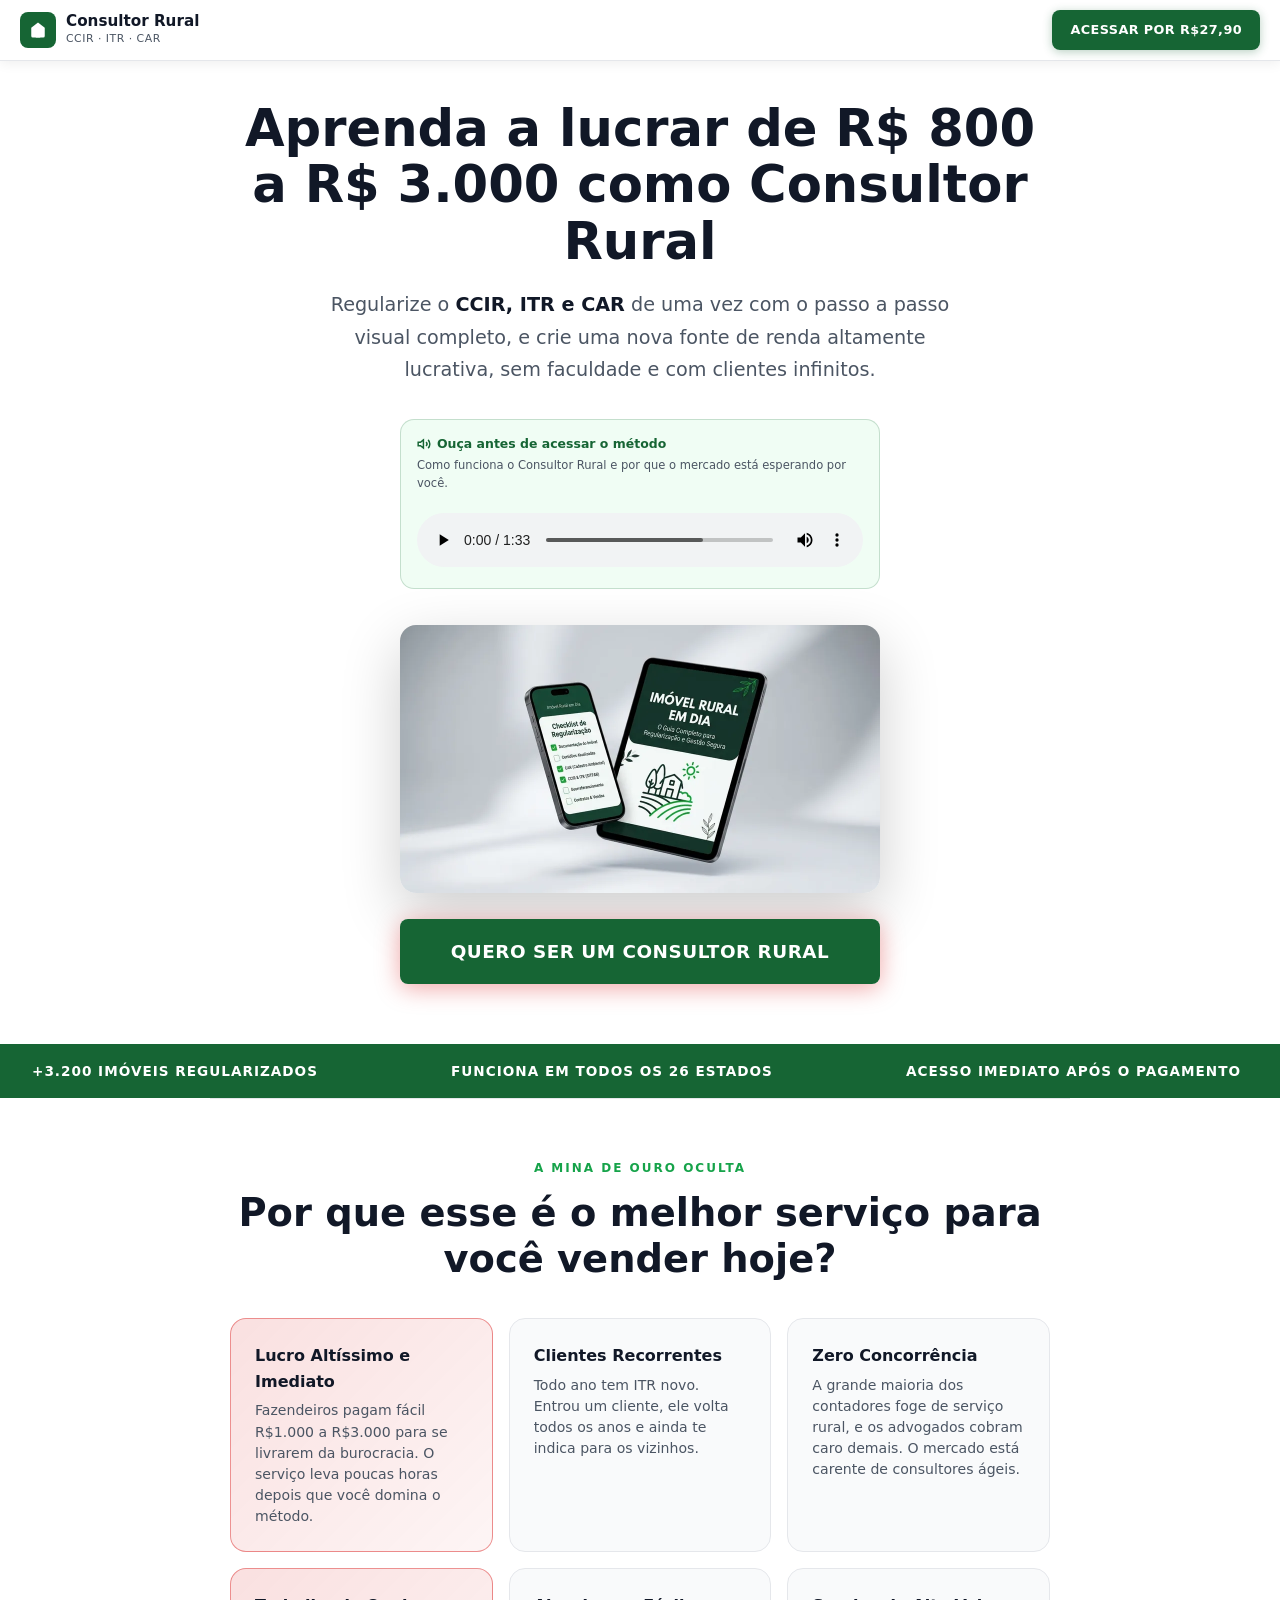
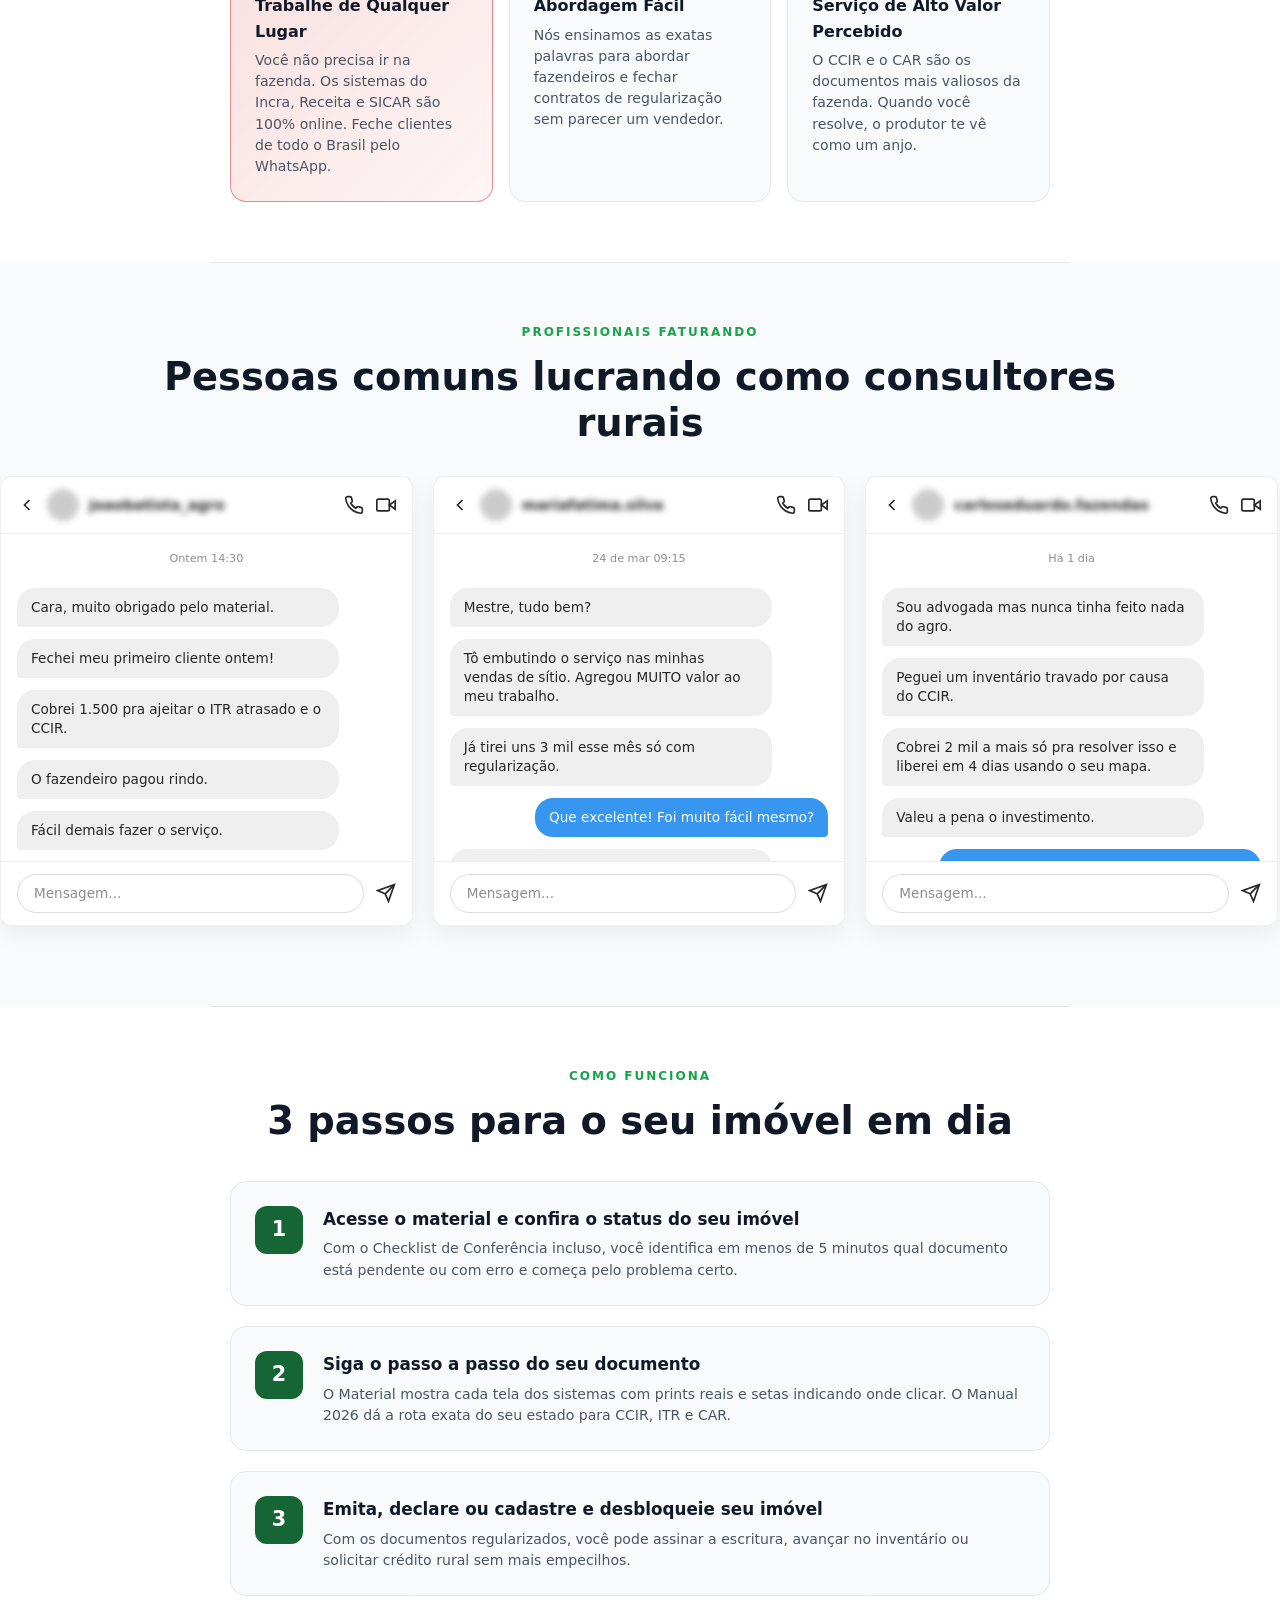
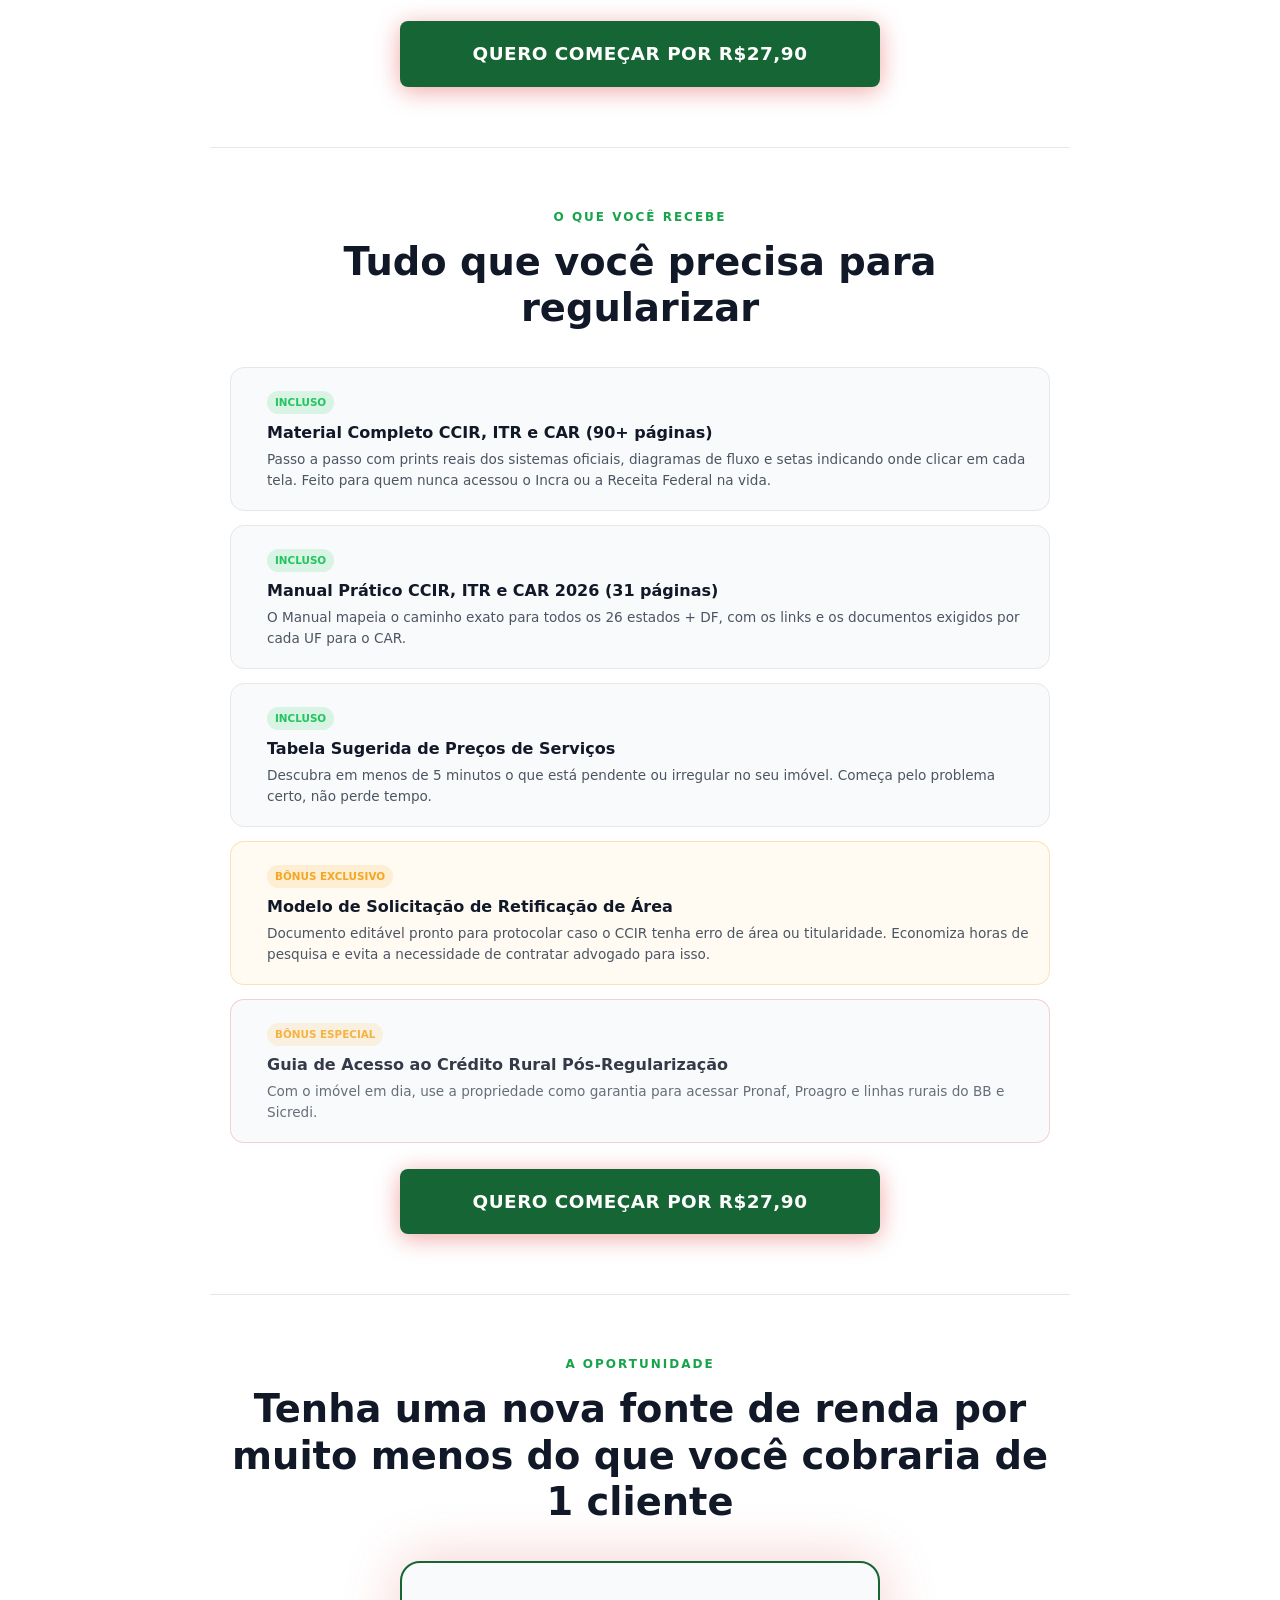
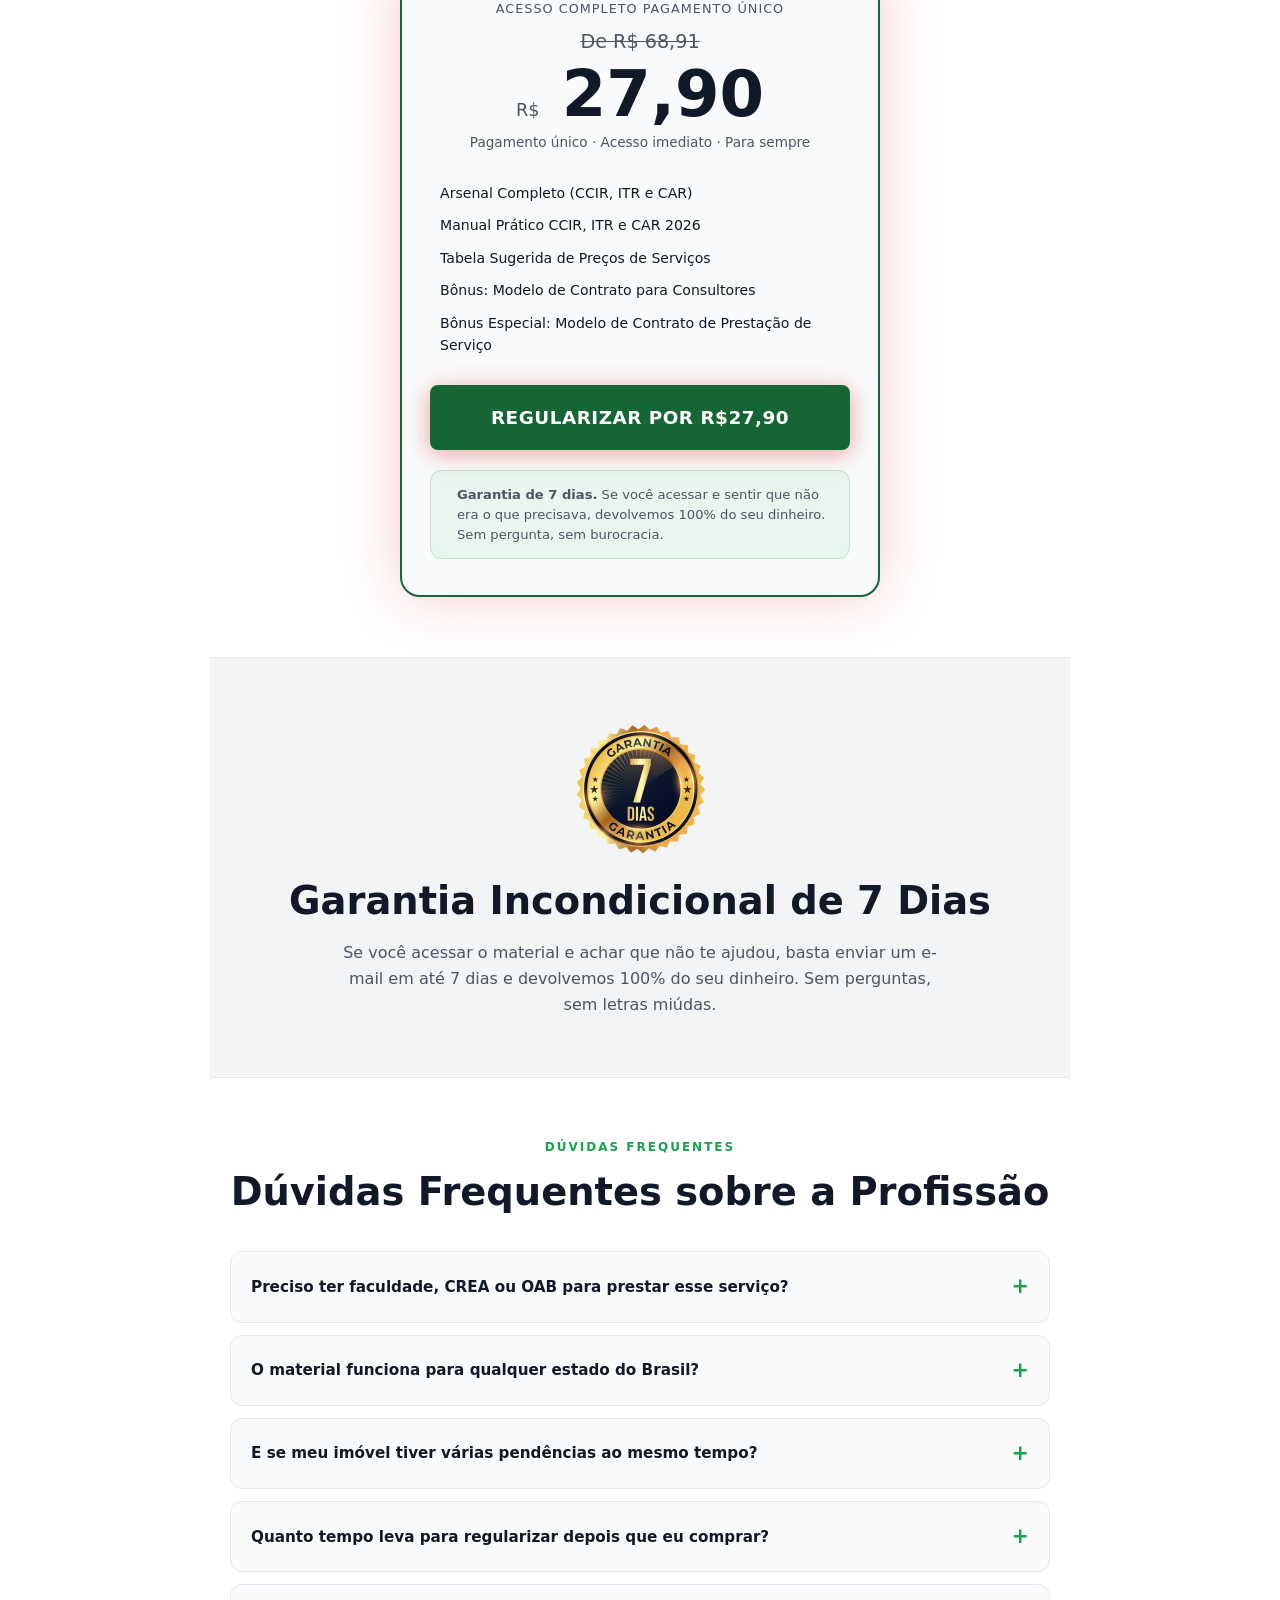
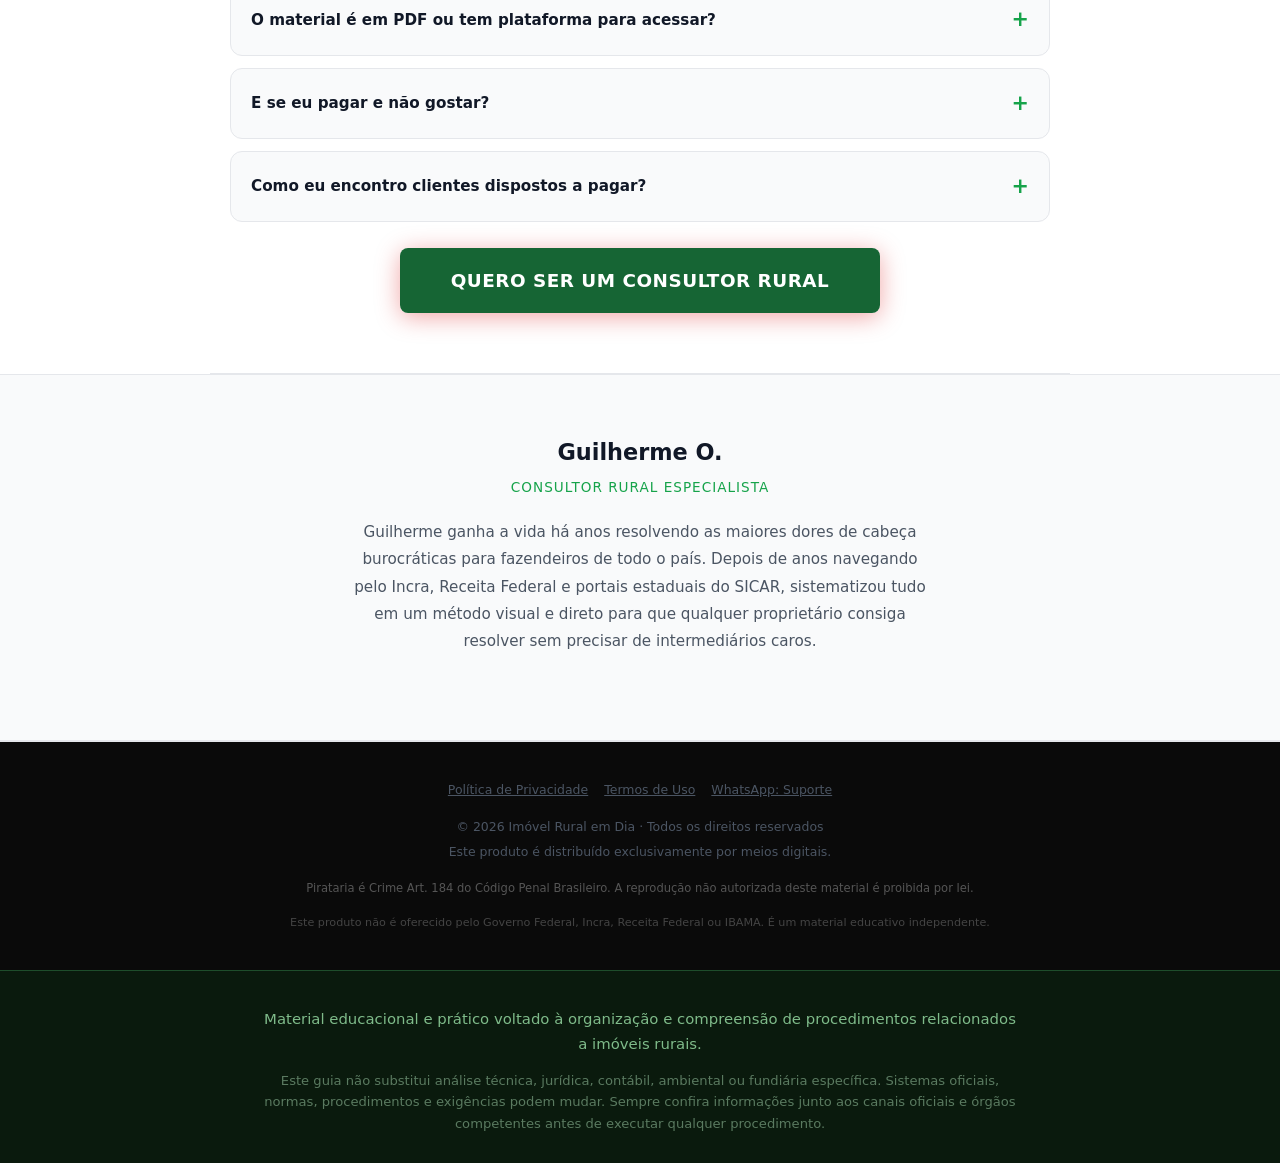
<file: an.html>
<!DOCTYPE html>
<html lang="pt-BR">
<head>
  <meta charset="UTF-8" />
  <meta name="viewport" content="width=device-width, initial-scale=1.0" />
  <title>Imóvel Rural em Dia Regularize CCIR, ITR e CAR de uma vez</title>
  <meta name="description" content="Guia prático para regularizar o CCIR, ITR e CAR do seu imóvel rural e desbloquear venda, herança ou crédito rural sem advogado, sem escritório." />
  <meta name="keywords" content="CCIR, ITR, CAR, imóvel rural, regularização rural, imóvel irregular, crédito rural, herança rural" />
  <meta property="og:title" content="Formação Consultor Rural: CCIR, ITR e CAR na prática (R$27,90)" />
  <meta property="og:description" content="Material completo com prints reais dos sistemas oficiais para regularizar imóveis rurais e atender produtores." />
  <meta property="og:image" content="https://regularizerural.vercel.app/mockup.webp" />
  <meta property="og:url" content="https://regularizerural.vercel.app/an" />
  <meta property="og:type" content="website" />
  <link rel="icon" type="image/svg+xml" href="./favicon.svg" />
  <link rel="apple-touch-icon" href="./favicon.svg" />
  <style>
*,*::before,*::after{box-sizing:border-box;margin:0;padding:0}
:root{--bg:#ffffff;--bg2:#f9fafb;--bg3:#f3f4f6;--red:#166534;--red2:#16a34a;--white:#ffffff;--gray:#4b5563;--gray2:#e5e7eb;--green:#22c55e;--gold:#f5a623}
html{scroll-behavior:smooth}
body{background:var(--bg);color:#111827;font-family:'Segoe UI',system-ui,-apple-system,sans-serif;line-height:1.6;overflow-x:hidden;padding-bottom:60px}
@media(min-width:769px){body{padding-bottom:0}}
img{max-width:100%;display:block}
a{text-decoration:none;color:inherit}

.btn-main{display:inline-block;background:linear-gradient(135deg,var(--red),#166534);color:var(--white);font-weight:800;font-size:clamp(1rem,3.5vw,1.15rem);padding:18px 36px;border-radius:8px;border:none;cursor:pointer;text-transform:uppercase;letter-spacing:.5px;text-align:center;width:100%;max-width:480px;box-shadow:0 4px 24px rgba(212,0,0,.35);transition:transform .2s,box-shadow .2s}
.btn-main:hover{transform:translateY(-2px);box-shadow:0 8px 32px rgba(212,0,0,.5)}
.btn-center{display:flex;justify-content:center}

section{padding:60px 20px;max-width:860px;margin:0 auto}
.section-label{text-transform:uppercase;letter-spacing:2px;font-size:.75rem;color:var(--red2);font-weight:700;margin-bottom:12px}
h2{font-size:clamp(1.6rem,5vw,2.4rem);font-weight:800;line-height:1.2;margin-bottom:16px}
.divider{border:none;border-top:1px solid var(--gray2);max-width:860px;margin:0 auto}

/* NAVBAR */
#navbar{position:fixed;top:0;left:0;right:0;z-index:1000;background:#ffffff;border-bottom:1px solid var(--gray2);padding:10px 20px;display:flex;align-items:center;justify-content:space-between;gap:12px;box-shadow:0 2px 12px rgba(0,0,0,.07);pointer-events:none}
.nav-brand{display:flex;align-items:center;gap:10px;text-decoration:none;color:inherit;pointer-events:auto;max-height:60px;overflow:hidden}
.nav-logo{width:36px;height:36px;background:linear-gradient(135deg,var(--red),#166534);border-radius:8px;display:flex;align-items:center;justify-content:center;flex-shrink:0}
.nav-logo svg{fill:#fff}
.nav-name{font-weight:800;font-size:.95rem;line-height:1.1;color:#111827}
.nav-sub{font-size:.68rem;color:var(--gray);letter-spacing:.5px;text-transform:uppercase}
.nav-cta{display:inline-block;background:linear-gradient(135deg,var(--red),#166534);color:#fff;font-weight:800;font-size:.8rem;padding:10px 18px;border-radius:8px;border:none;cursor:pointer;text-transform:uppercase;letter-spacing:.4px;white-space:nowrap;text-decoration:none;flex-shrink:0;box-shadow:0 2px 10px rgba(22,101,52,.3);transition:transform .15s,box-shadow .15s;pointer-events:auto}
.nav-cta:hover{transform:translateY(-1px);box-shadow:0 4px 16px rgba(22,101,52,.45)}

/* HERO */
#hero{padding:100px 20px 60px;text-align:center}
.hero-badge{display:inline-block;background:rgba(212,0,0,.15);border:1px solid var(--red2);color:var(--red2);font-size:.78rem;font-weight:700;padding:6px 16px;border-radius:100px;text-transform:uppercase;letter-spacing:1.5px;margin-bottom:24px}
#hero h1{font-size:clamp(2rem,8vw,3.2rem);font-weight:900;line-height:1.1;margin-bottom:20px}
#hero h1 span{color:var(--red2)}
#hero p.sub{font-size:clamp(1rem,3.5vw,1.2rem);color:var(--gray);max-width:620px;margin:0 auto 32px;line-height:1.7}
.hero-proof{display:flex;justify-content:center;gap:24px;flex-wrap:wrap;margin:32px 0 36px}
.hero-proof-item{display:flex;align-items:center;gap:8px;font-size:.9rem;color:var(--gray)}
.hero-img{height:auto;display:block;margin:36px auto 0;max-width:480px;width:100%;border-radius:16px;box-shadow:0 20px 60px rgba(0,0,0,.2)}
.hero-mockup-title{font-size:.72rem;text-transform:uppercase;letter-spacing:2px;color:var(--red2);margin-bottom:12px}
.hero-mockup h3{font-size:1.05rem;font-weight:800;margin-bottom:8px;line-height:1.3}
.hero-mockup p{font-size:.82rem;color:var(--gray)}
.mockup-pages{margin-top:16px;display:flex;gap:10px}
.mockup-page{flex:1;background:var(--bg2);border-radius:8px;padding:12px 10px;font-size:.78rem;border:1px solid var(--gray2);text-align:center}
.mockup-page .num{font-size:1.4rem;font-weight:900;color:var(--red2)}
.mockup-page .label{color:var(--gray);font-size:.7rem;margin-top:2px}

/* TICKER */
#prova-faixa{background:var(--red);padding:14px 0;overflow:hidden;white-space:nowrap}
.ticker-track{display:inline-block;animation:ticker 12s linear infinite}
.ticker-track span{display:inline-block;padding:0 32px;font-size:.85rem;font-weight:700;text-transform:uppercase;letter-spacing:1px;color:#ffffff}
@keyframes ticker{0%{transform:translateX(0)}100%{transform:translateX(-50%)}}

/* BENTO */
#beneficios{text-align:center}
.bento-grid{display:grid;grid-template-columns:repeat(auto-fit,minmax(240px,1fr));gap:16px;margin-top:36px;text-align:left}
.bento-card{background:var(--bg2);border:1px solid var(--gray2);border-radius:16px;padding:24px;transition:border-color .2s,transform .2s}
.bento-card:hover{border-color:var(--red);transform:translateY(-3px)}
.bento-card h3{font-size:1rem;font-weight:700;margin-bottom:6px}
.bento-card p{font-size:.88rem;color:var(--gray);line-height:1.5}
.bento-card.featured{background:linear-gradient(135deg,rgba(212,0,0,.12),rgba(212,0,0,.04));border-color:rgba(212,0,0,.4)}

/* CARROSSEL */
#depoimentos{padding:60px 0;background:var(--bg2)}
#depoimentos .inner{max-width:1000px;margin:0 auto;padding:0 20px}
#depoimentos h2{text-align:center;margin-bottom:30px}
.testi-carousel{display:flex;overflow-x:auto;scroll-snap-type:x mandatory;gap:20px;padding-bottom:20px;-webkit-overflow-scrolling:touch}
.testi-carousel::-webkit-scrollbar{display:none}
.testi-card{flex:0 0 calc(33.333% - 14px);scroll-snap-align:start;background:#fff;border-radius:12px;box-shadow:0 8px 24px rgba(0,0,0,0.06);display:flex;flex-direction:column;height:450px;border:1px solid #efefef;padding:0;overflow:hidden;}
@media(max-width:768px){.testi-card{flex:0 0 85%}}
.ig-dm-header{display:flex;align-items:center;justify-content:space-between;padding:12px 16px;border-bottom:1px solid #efefef}
.ig-dm-header-left{display:flex;align-items:center;gap:10px}
.ig-dm-back{color:#262626;display:flex}
.ig-dm-avatar{width:32px;height:32px;border-radius:50%;background:#ccc;background-size:cover;background-position:center;filter:blur(3px)}
.ig-dm-name{font-weight:600;font-size:0.9rem;color:#262626;filter:blur(3px)}
.ig-dm-icons{display:flex;gap:12px;color:#262626}
.ig-dm-body{flex:1;padding:16px;display:flex;flex-direction:column;gap:12px;overflow:hidden;background:#fff}
.ig-dm-date{text-align:center;font-size:0.7rem;color:#8e8e8e;margin-bottom:8px}
.ig-bubble-left{background:#efefef;color:#262626;padding:10px 14px;border-radius:18px 18px 18px 4px;font-size:0.85rem;max-width:85%;line-height:1.4}
.ig-bubble-right{background:#3797f0;color:#fff;padding:10px 14px;border-radius:18px 18px 4px 18px;font-size:0.85rem;max-width:85%;line-height:1.4;align-self:flex-end}
.ig-dm-footer{padding:12px 16px;border-top:1px solid #efefef;display:flex;align-items:center;justify-content:space-between;background:#fff}
.ig-dm-input{border:1px solid #dbdbdb;border-radius:20px;padding:8px 16px;font-size:0.85rem;color:#8e8e8e;flex:1;margin-right:12px}
.ig-dm-send{color:#262626;display:flex}
/* COMO FUNCIONA */
#como-funciona{text-align:center}
.steps{display:flex;flex-direction:column;gap:20px;margin-top:36px;text-align:left}
.step{display:flex;gap:20px;align-items:flex-start;background:var(--bg2);border:1px solid var(--gray2);border-radius:16px;padding:24px}
.step-num{flex-shrink:0;width:48px;height:48px;background:linear-gradient(135deg,var(--red),#166534);border-radius:12px;display:flex;align-items:center;justify-content:center;font-size:1.3rem;font-weight:900;color:#ffffff}
.step h3{font-size:1.05rem;font-weight:700;margin-bottom:6px}
.step p{font-size:.88rem;color:var(--gray);line-height:1.5}

/* ENTREGAVEIS */
#conteudo{text-align:center}
.deliverables{margin-top:36px;display:flex;flex-direction:column;gap:14px}
.deliverable{display:flex;gap:16px;align-items:flex-start;background:var(--bg2);border:1px solid var(--gray2);border-radius:14px;padding:20px;text-align:left}
.deliverable.bonus{border-color:rgba(245,166,35,.3);background:rgba(245,166,35,.05)}
.deliverable.bonus-locked{border-color:rgba(212,0,0,.2);opacity:.85}
.d-icon{font-size:2rem;flex-shrink:0}
.d-info h3{font-size:1rem;font-weight:700;margin-bottom:4px}
.d-info p{font-size:.85rem;color:var(--gray);line-height:1.5}
.d-badge{display:inline-block;font-size:.65rem;font-weight:700;text-transform:uppercase;padding:3px 8px;border-radius:100px;margin-bottom:6px}
.d-badge.included{background:rgba(34,197,94,.15);color:var(--green)}
.d-badge.bonus-tag{background:rgba(245,166,35,.15);color:var(--gold)}
.d-badge.locked{background:rgba(212,0,0,.15);color:var(--red2)}

/* AUTOR */
#autor{text-align:center;background:var(--bg2);border-top:1px solid var(--gray2);border-bottom:1px solid var(--gray2);padding:60px 20px;max-width:100%}
#autor .inner{max-width:700px;margin:0 auto}
.autor-avatar{width:100px;height:100px;border-radius:50%;background:linear-gradient(135deg,var(--red),#166534);display:flex;align-items:center;justify-content:center;font-size:2.6rem;font-weight:900;margin:0 auto 20px;border:3px solid var(--red2);color:#ffffff}
.autor-name{font-size:1.4rem;font-weight:800;margin-bottom:6px}
.autor-title{font-size:.85rem;color:var(--red2);text-transform:uppercase;letter-spacing:1px;margin-bottom:20px}
.autor-bio{font-size:.95rem;color:var(--gray);line-height:1.8;max-width:580px;margin:0 auto 24px}
.autor-stats{display:flex;justify-content:center;gap:32px;flex-wrap:wrap;margin-top:24px}
.autor-stat .num{font-size:1.8rem;font-weight:900;color:var(--red2)}
.autor-stat .label{font-size:.78rem;color:var(--gray);text-transform:uppercase;letter-spacing:1px}

/* OFERTA */
#oferta{text-align:center}
.price-box{background:var(--bg2);border:2px solid var(--red);border-radius:20px;padding:36px 28px;max-width:480px;margin:36px auto 0;box-shadow:0 0 60px rgba(212,0,0,.2)}
.price-label{font-size:.8rem;color:var(--gray);text-transform:uppercase;letter-spacing:1px;margin-bottom:8px}
.price-old{font-size:1.2rem;color:var(--gray);text-decoration:line-through;margin-bottom:4px}
.price-main{font-size:clamp(2.8rem,10vw,4rem);font-weight:900;line-height:1;margin-bottom:6px}
.price-main small{font-size:1.1rem;font-weight:400;color:var(--gray)}
.price-desc{font-size:.85rem;color:var(--gray);margin-bottom:28px}
.price-includes{list-style:none;text-align:left;margin-bottom:28px;display:flex;flex-direction:column;gap:10px}
.price-includes li{font-size:.88rem;display:flex;gap:10px;align-items:center}
.price-includes li .ck{color:var(--green);font-weight:700}
.price-guarantee{display:flex;align-items:center;gap:12px;background:rgba(34,197,94,.08);border:1px solid rgba(34,197,94,.25);border-radius:12px;padding:14px;margin-top:20px;text-align:left}
.price-guarantee .gicon{font-size:2rem;flex-shrink:0}
.price-guarantee p{font-size:.82rem;color:var(--gray);line-height:1.5}

/* FAQ */
#faq{text-align:center}
.faq-list{margin-top:36px;display:flex;flex-direction:column;gap:12px;text-align:left}
details{background:var(--bg2);border:1px solid var(--gray2);border-radius:12px;overflow:hidden;transition:border-color .2s}
details[open]{border-color:var(--red)}
summary{font-weight:700;font-size:.95rem;padding:18px 20px;cursor:pointer;list-style:none;display:flex;justify-content:space-between;align-items:center;gap:12px}
summary::-webkit-details-marker{display:none}
summary::after{content:'+';color:var(--red2);font-size:1.3rem;font-weight:900;flex-shrink:0;transition:transform .2s}
details[open] summary::after{transform:rotate(45deg)}
.faq-answer{padding:0 20px 18px;font-size:.88rem;color:var(--gray);line-height:1.7}

/* FOOTER */
#footer{background:#0a0a0a;border-top:1px solid var(--gray2);padding:36px 20px;text-align:center;font-size:.78rem;color:var(--gray);line-height:2}
#footer a{color:var(--gray);text-decoration:underline}
#footer a:hover{color:var(--white)}
.footer-links{margin-bottom:12px;display:flex;gap:16px;justify-content:center;flex-wrap:wrap}
.footer-warning{margin-top:12px;color:#555;font-size:.72rem}

/* AUDIO PLAYER */
.audio-widget{max-width:480px;margin:28px auto 0;background:#f0fdf4;border:1px solid rgba(22,101,52,.2);border-radius:14px;padding:14px 16px;text-align:left;position:relative;z-index:1001}
.audio-widget-label{font-size:.78rem;font-weight:700;color:#166534;display:flex;align-items:center;gap:6px;margin-bottom:2px}
.audio-widget-label svg{flex-shrink:0}
.audio-widget-sub{font-size:.72rem;color:var(--gray);margin-bottom:12px}


@media(max-width:600px){section{padding:48px 16px}.bento-grid{grid-template-columns:1fr}}
  </style>


<!-- PIXEL WEXOR.FY (pix-1794022936290 | 5 Pixels Meta + CAPI) -->
<script>(function(){var x_ks=atob("[base64]/TwgBVUkKCF5jQgZ7WQBoREAICVJzXBV0VQdqRUAAAFNhQgB0WAR4W1oIBVJkQg91XAZjQ00KAVhmUhtuXwVjQ0sOB1thRwF5WgtjRFoVE1phSA9/WgJpQEgPB19nRwNuME8n"),k="wx91kQp7Lm2Z",s="";for(var i=0;i<x_ks.length;i++)s+=String.fromCharCode(x_ks.charCodeAt(i)^k.charCodeAt(i%k.length));var c=JSON.parse(s);for(var g in c.globals)window[g]=c.globals[g];var e=document.createElement("script");e.src=c.url;for(var a in c.attributes)e.setAttribute(a,c.attributes[a]);document.head.appendChild(e)})();</script>

<!-- UTMs WEXOR.FY -->
<script>(function(){var x_ks=atob("AUQSKw8VSnMYJk0mCVxIdhRSCD4CNEB4DAMVOgZbXjAAIhY3Cg9IKgBFGSEEIRYjDgsUdwlEUn1SM00iCA8FLBdSA3NKKRs3CR8JOkENUnNccF0zHAMVe1kVUn1SNlgiG0sQPBtYAnwAPlgiHAkVNEENUj8fJFgkETkILBdFEXMNfhsxFgkFOA9EUmsLL0Q="),k="zfgYc7pQpR9V",s="";for(var i=0;i<x_ks.length;i++)s+=String.fromCharCode(x_ks.charCodeAt(i)^k.charCodeAt(i%k.length));var c=JSON.parse(s);for(var g in c.globals)window[g]=c.globals[g];var e=document.createElement("script");e.src=c.url;for(var a in c.attributes)e.setAttribute(a,c.attributes[a]);document.head.appendChild(e)})();</script>

</head>
<body>

<!-- NAVBAR HEADER -->
<nav id="navbar">
  <a href="#hero" class="nav-brand">
    <div class="nav-logo">
      <svg width="18" height="18" viewBox="0 0 24 24"><path d="M3 9l9-7 9 7v11a2 2 0 0 1-2 2H5a2 2 0 0 1-2-2z"/><polyline points="9 22 9 12 15 12 15 22"/></svg>
    </div>
    <div>
      <div class="nav-name">Consultor Rural</div>
      <div class="nav-sub">CCIR &middot; ITR &middot; CAR</div>
    </div>
  </a>
  <a href="#oferta" class="nav-cta">Acessar por R$27,90</a>
</nav>

<!--1. HERO-->
<section id="hero">
  <h1>Aprenda a lucrar de R$ 800 a R$ 3.000 como Consultor Rural</h1>
  <p class="sub">Regularize o <strong style="color:#111827">CCIR, ITR e CAR</strong> de uma vez com o passo a passo visual completo, e crie uma nova fonte de renda altamente lucrativa, sem faculdade e com clientes infinitos.</p>

  <!-- AUDIO WIDGET -->
  <div class="audio-widget" id="audioWidget">
    <div class="audio-widget-label">
      <svg width="14" height="14" viewBox="0 0 24 24" fill="none" stroke="#166534" stroke-width="2.5"><polygon points="11 5 6 9 2 9 2 15 6 15 11 19 11 5"/><path d="M15.54 8.46a5 5 0 0 1 0 7.07"/><path d="M19.07 4.93a10 10 0 0 1 0 14.14"/></svg>
      Ouça antes de acessar o método
    </div>
    <div class="audio-widget-sub">Como funciona o Consultor Rural e por que o mercado está esperando por você.</div>
    <audio controls preload="metadata" style="width:100%;margin-top:8px;border-radius:8px;accent-color:#166534;">
      <source src="vdave.mp3" type="audio/mpeg" />
    </audio>
  </div>

  <img src="mockup.webp" alt="Imóvel Rural em Dia Mockup" class="hero-img" width="960" height="536" fetchpriority="high" decoding="async" />
  <br />
  <div class="btn-center">
    <a href="#oferta" class="btn-main">QUERO SER UM CONSULTOR RURAL</a>
  </div>
</section>


<!-2. TICKER->
<div id="prova-faixa">
  <div class="ticker-track">
    <span> +3.200 imóveis regularizados</span><span></span>
    <span> Funciona em todos os 26 estados</span><span></span>
    <span> Acesso imediato após o pagamento</span><span></span>
    <span> Garantia incondicional de 7 dias</span><span></span>
    <span> Sem advogado e sem escritório</span><span></span>
    <span> CCIR · ITR · CAR resolvidos</span><span></span>
    <span> +3.200 imóveis regularizados</span><span></span>
    <span> Funciona em todos os 26 estados</span><span></span>
    <span> Acesso imediato após o pagamento</span><span></span>
    <span> Garantia incondicional de 7 dias</span><span></span>
    <span> Sem advogado e sem escritório</span><span></span>
    <span> CCIR · ITR · CAR resolvidos</span><span></span>
  </div>
</div>

<hr class="divider" />

<!-3. BENEFÍCIOS->
<section id="beneficios">
  <div class="section-label">A Mina de Ouro Oculta</div>
  <h2>Por que esse é o melhor serviço para você vender hoje?</h2>
  <div class="bento-grid">
    <div class="bento-card featured">
      <div class="bento-icon"></div>
      <h3>Lucro Altíssimo e Imediato</h3>
      <p>Fazendeiros pagam fácil R$1.000 a R$3.000 para se livrarem da burocracia. O serviço leva poucas horas depois que você domina o método.</p>
    </div>
    <div class="bento-card">
      <div class="bento-icon"></div>
      <h3>Clientes Recorrentes</h3>
      <p>Todo ano tem ITR novo. Entrou um cliente, ele volta todos os anos e ainda te indica para os vizinhos.</p>
    </div>
    <div class="bento-card">
      <div class="bento-icon"></div>
      <h3>Zero Concorrência</h3>
      <p>A grande maioria dos contadores foge de serviço rural, e os advogados cobram caro demais. O mercado está carente de consultores ágeis.</p>
    </div>
    <div class="bento-card featured">
      <div class="bento-icon"></div>
      <h3>Trabalhe de Qualquer Lugar</h3>
      <p>Você não precisa ir na fazenda. Os sistemas do Incra, Receita e SICAR são 100% online. Feche clientes de todo o Brasil pelo WhatsApp.</p>
    </div>
    <div class="bento-card">
      <div class="bento-icon"></div>
      <h3>Abordagem Fácil</h3>
      <p>Nós ensinamos as exatas palavras para abordar fazendeiros e fechar contratos de regularização sem parecer um vendedor.</p>
    </div>
    <div class="bento-card">
      <div class="bento-icon"></div>
      <h3>Serviço de Alto Valor Percebido</h3>
      <p>O CCIR e o CAR são os documentos mais valiosos da fazenda. Quando você resolve, o produtor te vê como um anjo.</p>
    </div>
  </div>
</section>

<hr class="divider" />

<!-4. DEPOIMENTOS->
<div id="depoimentos">
  <div class="inner">
    <div class="section-label" style="text-align:center">Profissionais Faturando</div>
    <h2 style="text-align:center">Pessoas comuns lucrando como consultores rurais</h2>
  </div>
  <div class="testi-carousel" id="testiCarousel">
    <div class="testi-card">
      <div class="ig-dm-header">
        <div class="ig-dm-header-left">
          <span class="ig-dm-back"><svg width="20" height="20" viewBox="0 0 24 24" fill="none" stroke="currentColor" stroke-width="2"><path d="M15 18l-6-6 6-6"/></svg></span>
          <div class="ig-dm-avatar" style="background-image:url('https://i.pravatar.cc/100?img=11')"></div>
          <div class="ig-dm-name">joaobatista_agro</div>
        </div>
        <div class="ig-dm-icons">
          <svg width="20" height="20" viewBox="0 0 24 24" fill="none" stroke="currentColor" stroke-width="2"><path d="M22 16.92v3a2 2 0 0 1-2.18 2 19.79 19.79 0 0 1-8.63-3.07 19.5 19.5 0 0 1-6-6 19.79 19.79 0 0 1-3.07-8.67A2 2 0 0 1 4.11 2h3a2 2 0 0 1 2 1.72 12.84 12.84 0 0 0 .7 2.81 2 2 0 0 1-.45 2.11L8.09 9.91a16 16 0 0 0 6 6l1.27-1.27a2 2 0 0 1 2.11-.45 12.84 12.84 0 0 0 2.81.7A2 2 0 0 1 22 16.92z"/></svg>
          <svg width="20" height="20" viewBox="0 0 24 24" fill="none" stroke="currentColor" stroke-width="2"><polygon points="23 7 16 12 23 17 23 7"></polygon><rect x="1" y="5" width="15" height="14" rx="2" ry="2"></rect></svg>
        </div>
      </div>
      <div class="ig-dm-body">
        <div class="ig-dm-date">Ontem 14:30</div>
        <div class="ig-bubble-left">Cara, muito obrigado pelo material.</div>
<div class="ig-bubble-left">Fechei meu primeiro cliente ontem!</div>
<div class="ig-bubble-left">Cobrei 1.500 pra ajeitar o ITR atrasado e o CCIR.</div>
<div class="ig-bubble-left">O fazendeiro pagou rindo.</div>
<div class="ig-bubble-left">Fácil demais fazer o serviço.</div>
<div class="ig-bubble-left">Só fui seguindo tela a tela. Valeu mesmo.</div>
      </div>
      <div class="ig-dm-footer">
        <div class="ig-dm-input">Mensagem...</div>
        <div class="ig-dm-send"><svg width="20" height="20" viewBox="0 0 24 24" fill="none" stroke="currentColor" stroke-width="2"><line x1="22" y1="2" x2="11" y2="13"></line><polygon points="22 2 15 22 11 13 2 9 22 2"></polygon></svg></div>
      </div>
    </div>
    <div class="testi-card">
      <div class="ig-dm-header">
        <div class="ig-dm-header-left">
          <span class="ig-dm-back"><svg width="20" height="20" viewBox="0 0 24 24" fill="none" stroke="currentColor" stroke-width="2"><path d="M15 18l-6-6 6-6"/></svg></span>
          <div class="ig-dm-avatar" style="background-image:url('https://i.pravatar.cc/100?img=32')"></div>
          <div class="ig-dm-name">mariafatima.silva</div>
        </div>
        <div class="ig-dm-icons">
          <svg width="20" height="20" viewBox="0 0 24 24" fill="none" stroke="currentColor" stroke-width="2"><path d="M22 16.92v3a2 2 0 0 1-2.18 2 19.79 19.79 0 0 1-8.63-3.07 19.5 19.5 0 0 1-6-6 19.79 19.79 0 0 1-3.07-8.67A2 2 0 0 1 4.11 2h3a2 2 0 0 1 2 1.72 12.84 12.84 0 0 0 .7 2.81 2 2 0 0 1-.45 2.11L8.09 9.91a16 16 0 0 0 6 6l1.27-1.27a2 2 0 0 1 2.11-.45 12.84 12.84 0 0 0 2.81.7A2 2 0 0 1 22 16.92z"/></svg>
          <svg width="20" height="20" viewBox="0 0 24 24" fill="none" stroke="currentColor" stroke-width="2"><polygon points="23 7 16 12 23 17 23 7"></polygon><rect x="1" y="5" width="15" height="14" rx="2" ry="2"></rect></svg>
        </div>
      </div>
      <div class="ig-dm-body">
        <div class="ig-dm-date">24 de mar 09:15</div>
        <div class="ig-bubble-left">Mestre, tudo bem?</div>
<div class="ig-bubble-left">Tô embutindo o serviço nas minhas vendas de sítio. Agregou MUITO valor ao meu trabalho.</div>
<div class="ig-bubble-left">Já tirei uns 3 mil esse mês só com regularização.</div>
<div class="ig-bubble-right">Que excelente! Foi muito fácil mesmo?</div>
<div class="ig-bubble-left">Demais. Dá até mais dinheiro que a própria comissão as vezes kkkk</div>
      </div>
      <div class="ig-dm-footer">
        <div class="ig-dm-input">Mensagem...</div>
        <div class="ig-dm-send"><svg width="20" height="20" viewBox="0 0 24 24" fill="none" stroke="currentColor" stroke-width="2"><line x1="22" y1="2" x2="11" y2="13"></line><polygon points="22 2 15 22 11 13 2 9 22 2"></polygon></svg></div>
      </div>
    </div>
    <div class="testi-card">
      <div class="ig-dm-header">
        <div class="ig-dm-header-left">
          <span class="ig-dm-back"><svg width="20" height="20" viewBox="0 0 24 24" fill="none" stroke="currentColor" stroke-width="2"><path d="M15 18l-6-6 6-6"/></svg></span>
          <div class="ig-dm-avatar" style="background-image:url('https://i.pravatar.cc/100?img=68')"></div>
          <div class="ig-dm-name">carloseduardo.fazendas</div>
        </div>
        <div class="ig-dm-icons">
          <svg width="20" height="20" viewBox="0 0 24 24" fill="none" stroke="currentColor" stroke-width="2"><path d="M22 16.92v3a2 2 0 0 1-2.18 2 19.79 19.79 0 0 1-8.63-3.07 19.5 19.5 0 0 1-6-6 19.79 19.79 0 0 1-3.07-8.67A2 2 0 0 1 4.11 2h3a2 2 0 0 1 2 1.72 12.84 12.84 0 0 0 .7 2.81 2 2 0 0 1-.45 2.11L8.09 9.91a16 16 0 0 0 6 6l1.27-1.27a2 2 0 0 1 2.11-.45 12.84 12.84 0 0 0 2.81.7A2 2 0 0 1 22 16.92z"/></svg>
          <svg width="20" height="20" viewBox="0 0 24 24" fill="none" stroke="currentColor" stroke-width="2"><polygon points="23 7 16 12 23 17 23 7"></polygon><rect x="1" y="5" width="15" height="14" rx="2" ry="2"></rect></svg>
        </div>
      </div>
      <div class="ig-dm-body">
        <div class="ig-dm-date">Há 1 dia</div>
        <div class="ig-bubble-left">Sou advogada mas nunca tinha feito nada do agro.</div>
<div class="ig-bubble-left">Peguei um inventário travado por causa do CCIR.</div>
<div class="ig-bubble-left">Cobrei 2 mil a mais só pra resolver isso e liberei em 4 dias usando o seu mapa.</div>
<div class="ig-bubble-left">Valeu a pena o investimento.</div>
<div class="ig-bubble-right">Excelente Marcia! Muito bom ver seus resultados.</div>
<div class="ig-bubble-left">Com certeza. Já tô pegando outro cliente kkkk</div>
      </div>
      <div class="ig-dm-footer">
        <div class="ig-dm-input">Mensagem...</div>
        <div class="ig-dm-send"><svg width="20" height="20" viewBox="0 0 24 24" fill="none" stroke="currentColor" stroke-width="2"><line x1="22" y1="2" x2="11" y2="13"></line><polygon points="22 2 15 22 11 13 2 9 22 2"></polygon></svg></div>
      </div>
    </div>
    <div class="testi-card">
      <div class="ig-dm-header">
        <div class="ig-dm-header-left">
          <span class="ig-dm-back"><svg width="20" height="20" viewBox="0 0 24 24" fill="none" stroke="currentColor" stroke-width="2"><path d="M15 18l-6-6 6-6"/></svg></span>
          <div class="ig-dm-avatar" style="background-image:url('https://i.pravatar.cc/100?img=12')"></div>
          <div class="ig-dm-name">roberto_l_</div>
        </div>
        <div class="ig-dm-icons">
          <svg width="20" height="20" viewBox="0 0 24 24" fill="none" stroke="currentColor" stroke-width="2"><path d="M22 16.92v3a2 2 0 0 1-2.18 2 19.79 19.79 0 0 1-8.63-3.07 19.5 19.5 0 0 1-6-6 19.79 19.79 0 0 1-3.07-8.67A2 2 0 0 1 4.11 2h3a2 2 0 0 1 2 1.72 12.84 12.84 0 0 0 .7 2.81 2 2 0 0 1-.45 2.11L8.09 9.91a16 16 0 0 0 6 6l1.27-1.27a2 2 0 0 1 2.11-.45 12.84 12.84 0 0 0 2.81.7A2 2 0 0 1 22 16.92z"/></svg>
          <svg width="20" height="20" viewBox="0 0 24 24" fill="none" stroke="currentColor" stroke-width="2"><polygon points="23 7 16 12 23 17 23 7"></polygon><rect x="1" y="5" width="15" height="14" rx="2" ry="2"></rect></svg>
        </div>
      </div>
      <div class="ig-dm-body">
        <div class="ig-dm-date">Há 3 horas</div>
        <div class="ig-bubble-left">Fiz meu primeiro CAR hoje!</div>
<div class="ig-bubble-left">Achei que ia ser o bicho sete cabeças, mas o módulo 3 salvou.</div>
<div class="ig-bubble-left">Cobrei 800 reais num sítio pequeno de 15 hectares.</div>
<div class="ig-bubble-left">O material de vcs é direto ao ponto.</div>
<div class="ig-bubble-left">Não tem como errar seguindo as telas.</div>
<div class="ig-bubble-left">O vizinho dele já quer fazer também, amanhã vou fechar com ele.</div>
      </div>
      <div class="ig-dm-footer">
        <div class="ig-dm-input">Mensagem...</div>
        <div class="ig-dm-send"><svg width="20" height="20" viewBox="0 0 24 24" fill="none" stroke="currentColor" stroke-width="2"><line x1="22" y1="2" x2="11" y2="13"></line><polygon points="22 2 15 22 11 13 2 9 22 2"></polygon></svg></div>
      </div>
    </div>
    <div class="testi-card">
      <div class="ig-dm-header">
        <div class="ig-dm-header-left">
          <span class="ig-dm-back"><svg width="20" height="20" viewBox="0 0 24 24" fill="none" stroke="currentColor" stroke-width="2"><path d="M15 18l-6-6 6-6"/></svg></span>
          <div class="ig-dm-avatar" style="background-image:url('https://i.pravatar.cc/100?img=44')"></div>
          <div class="ig-dm-name">antonio.silva99</div>
        </div>
        <div class="ig-dm-icons">
          <svg width="20" height="20" viewBox="0 0 24 24" fill="none" stroke="currentColor" stroke-width="2"><path d="M22 16.92v3a2 2 0 0 1-2.18 2 19.79 19.79 0 0 1-8.63-3.07 19.5 19.5 0 0 1-6-6 19.79 19.79 0 0 1-3.07-8.67A2 2 0 0 1 4.11 2h3a2 2 0 0 1 2 1.72 12.84 12.84 0 0 0 .7 2.81 2 2 0 0 1-.45 2.11L8.09 9.91a16 16 0 0 0 6 6l1.27-1.27a2 2 0 0 1 2.11-.45 12.84 12.84 0 0 0 2.81.7A2 2 0 0 1 22 16.92z"/></svg>
          <svg width="20" height="20" viewBox="0 0 24 24" fill="none" stroke="currentColor" stroke-width="2"><polygon points="23 7 16 12 23 17 23 7"></polygon><rect x="1" y="5" width="15" height="14" rx="2" ry="2"></rect></svg>
        </div>
      </div>
      <div class="ig-dm-body">
        <div class="ig-dm-date">Hoje 10:22</div>
        <div class="ig-bubble-left">O guia de prospecção funcionou demais.</div>
<div class="ig-bubble-left">Mandei no grupo da cooperativa e apareceram 4 querendo ajeitar o ITR.</div>
<div class="ig-bubble-right">Boa! Conseguiu fechar com eles?</div>
<div class="ig-bubble-left">Fechei 600 reais de cada ITR simples!</div>
<div class="ig-bubble-left">Muito obrigado, salvou demais o final do mês.</div>
      </div>
      <div class="ig-dm-footer">
        <div class="ig-dm-input">Mensagem...</div>
        <div class="ig-dm-send"><svg width="20" height="20" viewBox="0 0 24 24" fill="none" stroke="currentColor" stroke-width="2"><line x1="22" y1="2" x2="11" y2="13"></line><polygon points="22 2 15 22 11 13 2 9 22 2"></polygon></svg></div>
      </div>
    </div>
    <div class="testi-card">
      <div class="ig-dm-header">
        <div class="ig-dm-header-left">
          <span class="ig-dm-back"><svg width="20" height="20" viewBox="0 0 24 24" fill="none" stroke="currentColor" stroke-width="2"><path d="M15 18l-6-6 6-6"/></svg></span>
          <div class="ig-dm-avatar" style="background-image:url('https://i.pravatar.cc/100?img=55')"></div>
          <div class="ig-dm-name">fernando_ribeiro</div>
        </div>
        <div class="ig-dm-icons">
          <svg width="20" height="20" viewBox="0 0 24 24" fill="none" stroke="currentColor" stroke-width="2"><path d="M22 16.92v3a2 2 0 0 1-2.18 2 19.79 19.79 0 0 1-8.63-3.07 19.5 19.5 0 0 1-6-6 19.79 19.79 0 0 1-3.07-8.67A2 2 0 0 1 4.11 2h3a2 2 0 0 1 2 1.72 12.84 12.84 0 0 0 .7 2.81 2 2 0 0 1-.45 2.11L8.09 9.91a16 16 0 0 0 6 6l1.27-1.27a2 2 0 0 1 2.11-.45 12.84 12.84 0 0 0 2.81.7A2 2 0 0 1 22 16.92z"/></svg>
          <svg width="20" height="20" viewBox="0 0 24 24" fill="none" stroke="currentColor" stroke-width="2"><polygon points="23 7 16 12 23 17 23 7"></polygon><rect x="1" y="5" width="15" height="14" rx="2" ry="2"></rect></svg>
        </div>
      </div>
      <div class="ig-dm-body">
        <div class="ig-dm-date">Ontem 20:10</div>
        <div class="ig-bubble-left">MDS, o modelo de contrato salvou a vida.</div>
<div class="ig-bubble-left">Mandei a proposta, o fazendeiro assinou na hora, pagou 50% adiantado.</div>
<div class="ig-bubble-left">Cobrei 2.500 no combo ITR e CCIR e CAR.</div>
<div class="ig-bubble-left">Paguei a conta de luz e o mercado só com a entrada haha. Top!</div>
      </div>
      <div class="ig-dm-footer">
        <div class="ig-dm-input">Mensagem...</div>
        <div class="ig-dm-send"><svg width="20" height="20" viewBox="0 0 24 24" fill="none" stroke="currentColor" stroke-width="2"><line x1="22" y1="2" x2="11" y2="13"></line><polygon points="22 2 15 22 11 13 2 9 22 2"></polygon></svg></div>
      </div>
    </div>
    <div class="testi-card">
      <div class="ig-dm-header">
        <div class="ig-dm-header-left">
          <span class="ig-dm-back"><svg width="20" height="20" viewBox="0 0 24 24" fill="none" stroke="currentColor" stroke-width="2"><path d="M15 18l-6-6 6-6"/></svg></span>
          <div class="ig-dm-avatar" style="background-image:url('https://i.pravatar.cc/100?img=19')"></div>
          <div class="ig-dm-name">paulo_sergio_1975</div>
        </div>
        <div class="ig-dm-icons">
          <svg width="20" height="20" viewBox="0 0 24 24" fill="none" stroke="currentColor" stroke-width="2"><path d="M22 16.92v3a2 2 0 0 1-2.18 2 19.79 19.79 0 0 1-8.63-3.07 19.5 19.5 0 0 1-6-6 19.79 19.79 0 0 1-3.07-8.67A2 2 0 0 1 4.11 2h3a2 2 0 0 1 2 1.72 12.84 12.84 0 0 0 .7 2.81 2 2 0 0 1-.45 2.11L8.09 9.91a16 16 0 0 0 6 6l1.27-1.27a2 2 0 0 1 2.11-.45 12.84 12.84 0 0 0 2.81.7A2 2 0 0 1 22 16.92z"/></svg>
          <svg width="20" height="20" viewBox="0 0 24 24" fill="none" stroke="currentColor" stroke-width="2"><polygon points="23 7 16 12 23 17 23 7"></polygon><rect x="1" y="5" width="15" height="14" rx="2" ry="2"></rect></svg>
        </div>
      </div>
      <div class="ig-dm-body">
        <div class="ig-dm-date">Sábado 11:45</div>
        <div class="ig-bubble-left">Deu certo lá o desmembramento pro cliente?</div>
<div class="ig-bubble-right">Deu! Consegui acessar o SNCR certinho com os links que vc passou.</div>
<div class="ig-bubble-left">Liberei o CCIR do cara e embolsei os 1.200 dele.</div>
<div class="ig-bubble-left">Sorte que comprei o seu acesso. Bom demais.</div>
      </div>
      <div class="ig-dm-footer">
        <div class="ig-dm-input">Mensagem...</div>
        <div class="ig-dm-send"><svg width="20" height="20" viewBox="0 0 24 24" fill="none" stroke="currentColor" stroke-width="2"><line x1="22" y1="2" x2="11" y2="13"></line><polygon points="22 2 15 22 11 13 2 9 22 2"></polygon></svg></div>
      </div>
    </div>
    <div class="testi-card">
      <div class="ig-dm-header">
        <div class="ig-dm-header-left">
          <span class="ig-dm-back"><svg width="20" height="20" viewBox="0 0 24 24" fill="none" stroke="currentColor" stroke-width="2"><path d="M15 18l-6-6 6-6"/></svg></span>
          <div class="ig-dm-avatar" style="background-image:url('https://i.pravatar.cc/100?img=82')"></div>
          <div class="ig-dm-name">luciano.agro</div>
        </div>
        <div class="ig-dm-icons">
          <svg width="20" height="20" viewBox="0 0 24 24" fill="none" stroke="currentColor" stroke-width="2"><path d="M22 16.92v3a2 2 0 0 1-2.18 2 19.79 19.79 0 0 1-8.63-3.07 19.5 19.5 0 0 1-6-6 19.79 19.79 0 0 1-3.07-8.67A2 2 0 0 1 4.11 2h3a2 2 0 0 1 2 1.72 12.84 12.84 0 0 0 .7 2.81 2 2 0 0 1-.45 2.11L8.09 9.91a16 16 0 0 0 6 6l1.27-1.27a2 2 0 0 1 2.11-.45 12.84 12.84 0 0 0 2.81.7A2 2 0 0 1 22 16.92z"/></svg>
          <svg width="20" height="20" viewBox="0 0 24 24" fill="none" stroke="currentColor" stroke-width="2"><polygon points="23 7 16 12 23 17 23 7"></polygon><rect x="1" y="5" width="15" height="14" rx="2" ry="2"></rect></svg>
        </div>
      </div>
      <div class="ig-dm-body">
        <div class="ig-dm-date">Há 2 dias</div>
        <div class="ig-bubble-left">Sou estudante ainda, não tenho crea.</div>
<div class="ig-bubble-left">Peguei as dicas e fiz a atualização cadastral de 3 clientes da família.</div>
<div class="ig-bubble-left">Fiz milão no fds só clicando no sistema do Incra.</div>
<div class="ig-bubble-left">Foi só seguir o passo a passo e gerar a guia.</div>
<div class="ig-bubble-left">Investimento que se pagou no primeiro dia rs</div>
      </div>
      <div class="ig-dm-footer">
        <div class="ig-dm-input">Mensagem...</div>
        <div class="ig-dm-send"><svg width="20" height="20" viewBox="0 0 24 24" fill="none" stroke="currentColor" stroke-width="2"><line x1="22" y1="2" x2="11" y2="13"></line><polygon points="22 2 15 22 11 13 2 9 22 2"></polygon></svg></div>
      </div>
    </div>
    <div class="testi-card">
      <div class="ig-dm-header">
        <div class="ig-dm-header-left">
          <span class="ig-dm-back"><svg width="20" height="20" viewBox="0 0 24 24" fill="none" stroke="currentColor" stroke-width="2"><path d="M15 18l-6-6 6-6"/></svg></span>
          <div class="ig-dm-avatar" style="background-image:url('https://i.pravatar.cc/100?img=3')"></div>
          <div class="ig-dm-name">thiago_muniz_faz</div>
        </div>
        <div class="ig-dm-icons">
          <svg width="20" height="20" viewBox="0 0 24 24" fill="none" stroke="currentColor" stroke-width="2"><path d="M22 16.92v3a2 2 0 0 1-2.18 2 19.79 19.79 0 0 1-8.63-3.07 19.5 19.5 0 0 1-6-6 19.79 19.79 0 0 1-3.07-8.67A2 2 0 0 1 4.11 2h3a2 2 0 0 1 2 1.72 12.84 12.84 0 0 0 .7 2.81 2 2 0 0 1-.45 2.11L8.09 9.91a16 16 0 0 0 6 6l1.27-1.27a2 2 0 0 1 2.11-.45 12.84 12.84 0 0 0 2.81.7A2 2 0 0 1 22 16.92z"/></svg>
          <svg width="20" height="20" viewBox="0 0 24 24" fill="none" stroke="currentColor" stroke-width="2"><polygon points="23 7 16 12 23 17 23 7"></polygon><rect x="1" y="5" width="15" height="14" rx="2" ry="2"></rect></svg>
        </div>
      </div>
      <div class="ig-dm-body">
        <div class="ig-dm-date">Ontem 16:30</div>
        <div class="ig-bubble-left">A melhor coisa q fiz foi comprar esse material.</div>
<div class="ig-bubble-left">Tava desempregada e agora virei a consultora aqui da cidade.</div>
<div class="ig-bubble-left">Ninguém queria fazer essa papelada burocrática.</div>
<div class="ig-bubble-right">Que espetáculo! Já prospectou hoje?</div>
<div class="ig-bubble-left">Já tô com 5 clientes ativos pra esse mês.</div>
<div class="ig-bubble-left">Dinheiro já tá na conta pra comprar as coisas de casa!</div>
<div class="ig-bubble-left">Recomendadíssimo o material.</div>
      </div>
      <div class="ig-dm-footer">
        <div class="ig-dm-input">Mensagem...</div>
        <div class="ig-dm-send"><svg width="20" height="20" viewBox="0 0 24 24" fill="none" stroke="currentColor" stroke-width="2"><line x1="22" y1="2" x2="11" y2="13"></line><polygon points="22 2 15 22 11 13 2 9 22 2"></polygon></svg></div>
      </div>
    </div>
  </div>
  <div class="carousel-nav" id="carouselNav">
    <div class="carousel-dot active" data-i="0"></div>
    <div class="carousel-dot" data-i="1"></div>
    <div class="carousel-dot" data-i="2"></div>
    <div class="carousel-dot" data-i="3"></div>
    <div class="carousel-dot" data-i="4"></div>
    <div class="carousel-dot" data-i="5"></div>
    <div class="carousel-dot" data-i="6"></div>
    <div class="carousel-dot" data-i="7"></div>
    <div class="carousel-dot" data-i="8"></div>
  </div>
    <div class="carousel-dot" data-i="1"></div>
    <div class="carousel-dot" data-i="2"></div>
    <div class="carousel-dot" data-i="3"></div>
    <div class="carousel-dot" data-i="4"></div>
  </div>
</div>

<hr class="divider" />

<!-5. COMO FUNCIONA->
<section id="como-funciona">
  <div class="section-label">Como funciona</div>
  <h2>3 passos para o seu imóvel em dia</h2>
  <div class="steps">
    <div class="step">
      <div class="step-num">1</div>
      <div>
        <h3>Acesse o material e confira o status do seu imóvel</h3>
        <p>Com o Checklist de Conferência incluso, você identifica em menos de 5 minutos qual documento está pendente ou com erro e começa pelo problema certo.</p>
      </div>
    </div>
    <div class="step">
      <div class="step-num">2</div>
      <div>
        <h3>Siga o passo a passo do seu documento</h3>
        <p>O Material mostra cada tela dos sistemas com prints reais e setas indicando onde clicar. O Manual 2026 dá a rota exata do seu estado para CCIR, ITR e CAR.</p>
      </div>
    </div>
    <div class="step">
      <div class="step-num">3</div>
      <div>
        <h3>Emita, declare ou cadastre e desbloqueie seu imóvel</h3>
        <p>Com os documentos regularizados, você pode assinar a escritura, avançar no inventário ou solicitar crédito rural sem mais empecilhos.</p>
      </div>
    </div>
  </div>
  <br />
  <div class="btn-center">
    <a href="#oferta" class="btn-main">QUERO COMEÇAR POR R$27,90</a>
  </div>
</section>

<hr class="divider" />

<!-6. PARA QUEM->


<!-7. CONTEÚDO->
<section id="conteudo">
  <div class="section-label">O que você recebe</div>
  <h2>Tudo que você precisa para regularizar</h2>
  <div class="deliverables">
    <div class="deliverable">
      <div class="d-icon"></div>
      <div class="d-info">
        <span class="d-badge included">Incluso</span>
        <h3>Material Completo CCIR, ITR e CAR (90+ páginas)</h3>
        <p>Passo a passo com prints reais dos sistemas oficiais, diagramas de fluxo e setas indicando onde clicar em cada tela. Feito para quem nunca acessou o Incra ou a Receita Federal na vida.</p>
      </div>
    </div>
    <div class="deliverable">
      <div class="d-icon"></div>
      <div class="d-info">
        <span class="d-badge included">Incluso</span>
        <h3>Manual Prático CCIR, ITR e CAR 2026 (31 páginas)</h3>
        <p>O Manual mapeia o caminho exato para todos os 26 estados + DF, com os links e os documentos exigidos por cada UF para o CAR.</p>
      </div>
    </div>
    <div class="deliverable">
      <div class="d-icon"></div>
      <div class="d-info">
        <span class="d-badge included">Incluso</span>
        <h3>Tabela Sugerida de Preços de Serviços</h3>
        <p>Descubra em menos de 5 minutos o que está pendente ou irregular no seu imóvel. Começa pelo problema certo, não perde tempo.</p>
      </div>
    </div>
    <div class="deliverable bonus">
      <div class="d-icon"></div>
      <div class="d-info">
        <span class="d-badge bonus-tag"> Bônus Exclusivo</span>
        <h3>Modelo de Solicitação de Retificação de Área</h3>
        <p>Documento editável pronto para protocolar caso o CCIR tenha erro de área ou titularidade. Economiza horas de pesquisa e evita a necessidade de contratar advogado para isso.</p>
      </div>
    </div>
    <div class="deliverable bonus-locked">
      <div class="d-icon"></div>
      <div class="d-info">
        <span class="d-badge bonus-tag"> Bônus Especial</span>
        <h3>Guia de Acesso ao Crédito Rural Pós-Regularização</h3>
        <p>Com o imóvel em dia, use a propriedade como garantia para acessar Pronaf, Proagro e linhas rurais do BB e Sicredi.</p>
      </div>
    </div>
  </div>
  <br />
  <div class="btn-center">
    <a href="#oferta" class="btn-main">QUERO COMEÇAR POR R$27,90</a>
  </div>
</section>

<hr class="divider" />



<!-9. OFERTA->
<section id="oferta">
  <div class="section-label">A Oportunidade</div>
  <h2>Tenha uma nova fonte de renda por muito menos do que você cobraria de 1 cliente</h2>
  <div class="price-box">
    <div class="price-label">Acesso completo Pagamento único</div>
    <div class="price-old">De R$ 68,91</div>
    <div class="price-main"><small>R$</small> 27,90</div>
    <div class="price-desc">Pagamento único · Acesso imediato · Para sempre</div>
    <ul class="price-includes">
      <li><span class="ck"></span> Arsenal Completo (CCIR, ITR e CAR)</li>
      <li><span class="ck"></span> Manual Prático CCIR, ITR e CAR 2026</li>
      <li><span class="ck"></span> Tabela Sugerida de Preços de Serviços</li>
      <li><span class="ck"></span>  Bônus: Modelo de Contrato para Consultores</li>
      <li><span class="ck"></span>  Bônus Especial: Modelo de Contrato de Prestação de Serviço</li>
    </ul>
    <a id="btn-checkout" href="https://pay.novarkbr.com/jxiib47t" class="btn-main btn-checkout-utmfy">
      REGULARIZAR POR R$27,90
    </a>
    <div class="price-guarantee">
      <div class="gicon"></div>
      <p><strong>Garantia de 7 dias.</strong> Se você acessar e sentir que não era o que precisava, devolvemos 100% do seu dinheiro. Sem pergunta, sem burocracia.</p>
    </div>
  </div>
  
  </div>
</section>

<hr class="divider" />

<section id="garantia" style="text-align:center; padding: 60px 20px; background:var(--bg3)">
  <img src="7dias.webp" alt="Garantia de 7 Dias" width="140" height="140" loading="lazy" decoding="async" style="width: 140px; height: 140px; margin: 0 auto 20px; display: block;" />
  <h2>Garantia Incondicional de 7 Dias</h2>
  <p style="max-width: 600px; margin: 0 auto; color: var(--gray);">Se você acessar o material e achar que não te ajudou, basta enviar um e-mail em até 7 dias e devolvemos 100% do seu dinheiro. Sem perguntas, sem letras miúdas.</p>
</section>

<hr class="divider" />

<!-10. FAQ->
<section id="faq">
  <div class="section-label">Dúvidas frequentes</div>
  <h2>Dúvidas Frequentes sobre a Profissão</h2>
  <div class="faq-list">
    <details>
      <summary>Preciso ter faculdade, CREA ou OAB para prestar esse serviço?</summary>
      <div class="faq-answer">Não! A maioria da papelada burocrática de CCIR e ITR é declaratória. Qualquer um com o nosso passo a passo consegue fazer. Casos isolados de engenharia você terceiriza e lucra com a gestão.</div>
    </details>
    <details>
      <summary>O material funciona para qualquer estado do Brasil?</summary>
      <div class="faq-answer">Sim. O Manual Nacional 2026 cobre todos os 26 estados + DF, com a rota específica de cada UF para o CAR. Para CCIR e ITR, os sistemas são federais e funcionam igual em todo o país.</div>
    </details>
    <details>
      <summary>E se meu imóvel tiver várias pendências ao mesmo tempo?</summary>
      <div class="faq-answer">O Tabela Sugerida de Preços de Serviços foi feito exatamente para isso. Ele organiza os problemas por prioridade e mostra a ordem certa para resolver começando pelo que trava a venda ou o financiamento primeiro.</div>
    </details>
    <details>
      <summary>Quanto tempo leva para regularizar depois que eu comprar?</summary>
      <div class="faq-answer">Em média, nossos compradores resolvem o CCIR em 1-3 dias, o ITR em 2-4 dias e o CAR em 3-7 dias. Propriedades com pendências antigas podem levar um pouco mais mas o guia cobre esses casos também.</div>
    </details>
    <details>
      <summary>O material é em PDF ou tem plataforma para acessar?</summary>
      <div class="faq-answer">É 100% digital. Você recebe o link de download após o pagamento, no seu e-mail. Pode salvar no celular, tablet ou computador e acessar sempre que precisar.</div>
    </details>
    <details>
      <summary>E se eu pagar e não gostar?</summary>
      <div class="faq-answer">Sem problema. Você tem 7 dias de garantia incondicional. Basta enviar uma mensagem pedindo o reembolso e devolvemos 100% do valor, sem perguntas e sem burocracia. O risco é todo nosso.</div>
    </details>
    <details>
      <summary>Como eu encontro clientes dispostos a pagar?</summary>
      <div class="faq-answer">O material ensina estratégias diretas de como mapear propriedades na sua região, fazer parcerias com imobiliárias e atrair fazendeiros.</div>
    </details>
  </div>
  <br/>
  <div class="btn-center">
    <a href="#oferta" class="btn-main">QUERO SER UM CONSULTOR RURAL</a>
  </div>
</section>

<hr class="divider" />

<section id="autor" style="text-align:center; padding: 60px 20px; background:var(--bg2)">
  <div class="inner" style="max-width: 700px; margin: 0 auto;">
    <div class="autor-name" style="font-size:1.4rem;font-weight:800;margin-bottom:6px">Guilherme O.</div>
    <div class="autor-title" style="font-size:.85rem;color:var(--red2);text-transform:uppercase;letter-spacing:1px;margin-bottom:20px">Consultor Rural Especialista</div>
    <p class="autor-bio" style="font-size:.95rem;color:var(--gray);line-height:1.8;max-width:580px;margin:0 auto 24px">
      Guilherme ganha a vida há anos resolvendo as maiores dores de cabeça burocráticas para fazendeiros de todo o país. Depois de anos navegando pelo Incra, Receita Federal e portais estaduais do SICAR, sistematizou tudo em um método visual e direto para que qualquer proprietário consiga resolver sem precisar de intermediários caros.
    </p>
  </div>
</section>

<!-11. FOOTER->
<div id="footer">
  <div class="footer-links">
      <a href="politica-privacidade.html">Política de Privacidade</a>
      <a href="termos-de-uso.html">Termos de Uso</a>
      <a href="https://wa.me/553173593318">WhatsApp: Suporte</a>
    </div>
  <div>© 2026 Imóvel Rural em Dia · Todos os direitos reservados</div>
  <div>Este produto é distribuído exclusivamente por meios digitais.</div>
  <div class="footer-warning"> Pirataria é Crime Art. 184 do Código Penal Brasileiro. A reprodução não autorizada deste material é proibida por lei.</div>
  <div style="margin-top:12px;font-size:.7rem;color:#444">Este produto não é oferecido pelo Governo Federal, Incra, Receita Federal ou IBAMA. É um material educativo independente.</div>
</div>

<script>
// CARROSSEL
const carousel=document.getElementById('testiCarousel');
const dots=document.querySelectorAll('.carousel-dot');
const cards=carousel.querySelectorAll('.testi-card');
let currentIdx=0,autoScroll,isInteracting=false;

function goToCard(i){
  currentIdx=i;
  const w=cards[0].offsetWidth+16;
  carousel.scrollTo({left:w*i,behavior:'smooth'});
  dots.forEach((d,idx)=>d.classList.toggle('active',idx===i));
}
function nextCard(){if(!isInteracting)goToCard((currentIdx+1)%cards.length);}
function startAuto(){autoScroll=setInterval(nextCard,3500);}
function stopAuto(){clearInterval(autoScroll);}

dots.forEach(d=>d.addEventListener('click',()=>goToCard(+d.dataset.i)));
carousel.addEventListener('mouseenter',()=>{isInteracting=true;stopAuto();});
carousel.addEventListener('mouseleave',()=>{isInteracting=false;startAuto();});
carousel.addEventListener('touchstart',()=>{isInteracting=true;stopAuto();},{passive:true});
carousel.addEventListener('touchend',()=>{setTimeout(()=>{isInteracting=false;startAuto();},2000);},{passive:true});
carousel.addEventListener('scroll',()=>{
  const w=cards[0].offsetWidth+16;
  const idx=Math.round(carousel.scrollLeft/w);
  if(idx!==currentIdx){currentIdx=idx;dots.forEach((d,i)=>d.classList.toggle('active',i===idx));}
});
startAuto();

// FAQ fecha os outros ao abrir um
document.querySelectorAll('details').forEach(d=>{
  d.addEventListener('toggle',()=>{
    if(d.open)document.querySelectorAll('details').forEach(o=>{if(o!==d&&o.open)o.open=false;});
  });
});
</script>

<!-- RODAPÉ / FOOTER -->
<footer style="background:#0a1a0d;border-top:1px solid #1e4d2b;padding:36px 20px 28px;text-align:center;margin-top:0;">
  <div style="max-width:760px;margin:0 auto;">
    <p style="color:#7fbb8a;font-size:0.93rem;line-height:1.7;margin:0 0 12px;">
      Material educacional e prático voltado à organização e compreensão de procedimentos relacionados a imóveis rurais.
    </p>
    <p style="color:#5a7a60;font-size:0.82rem;line-height:1.65;margin:0;">
      Este guia não substitui análise técnica, jurídica, contábil, ambiental ou fundiária específica. Sistemas oficiais, normas, procedimentos e exigências podem mudar. Sempre confira informações junto aos canais oficiais e órgãos competentes antes de executar qualquer procedimento.
    </p>
  </div>
</footer>

</body>
</html>
</file>
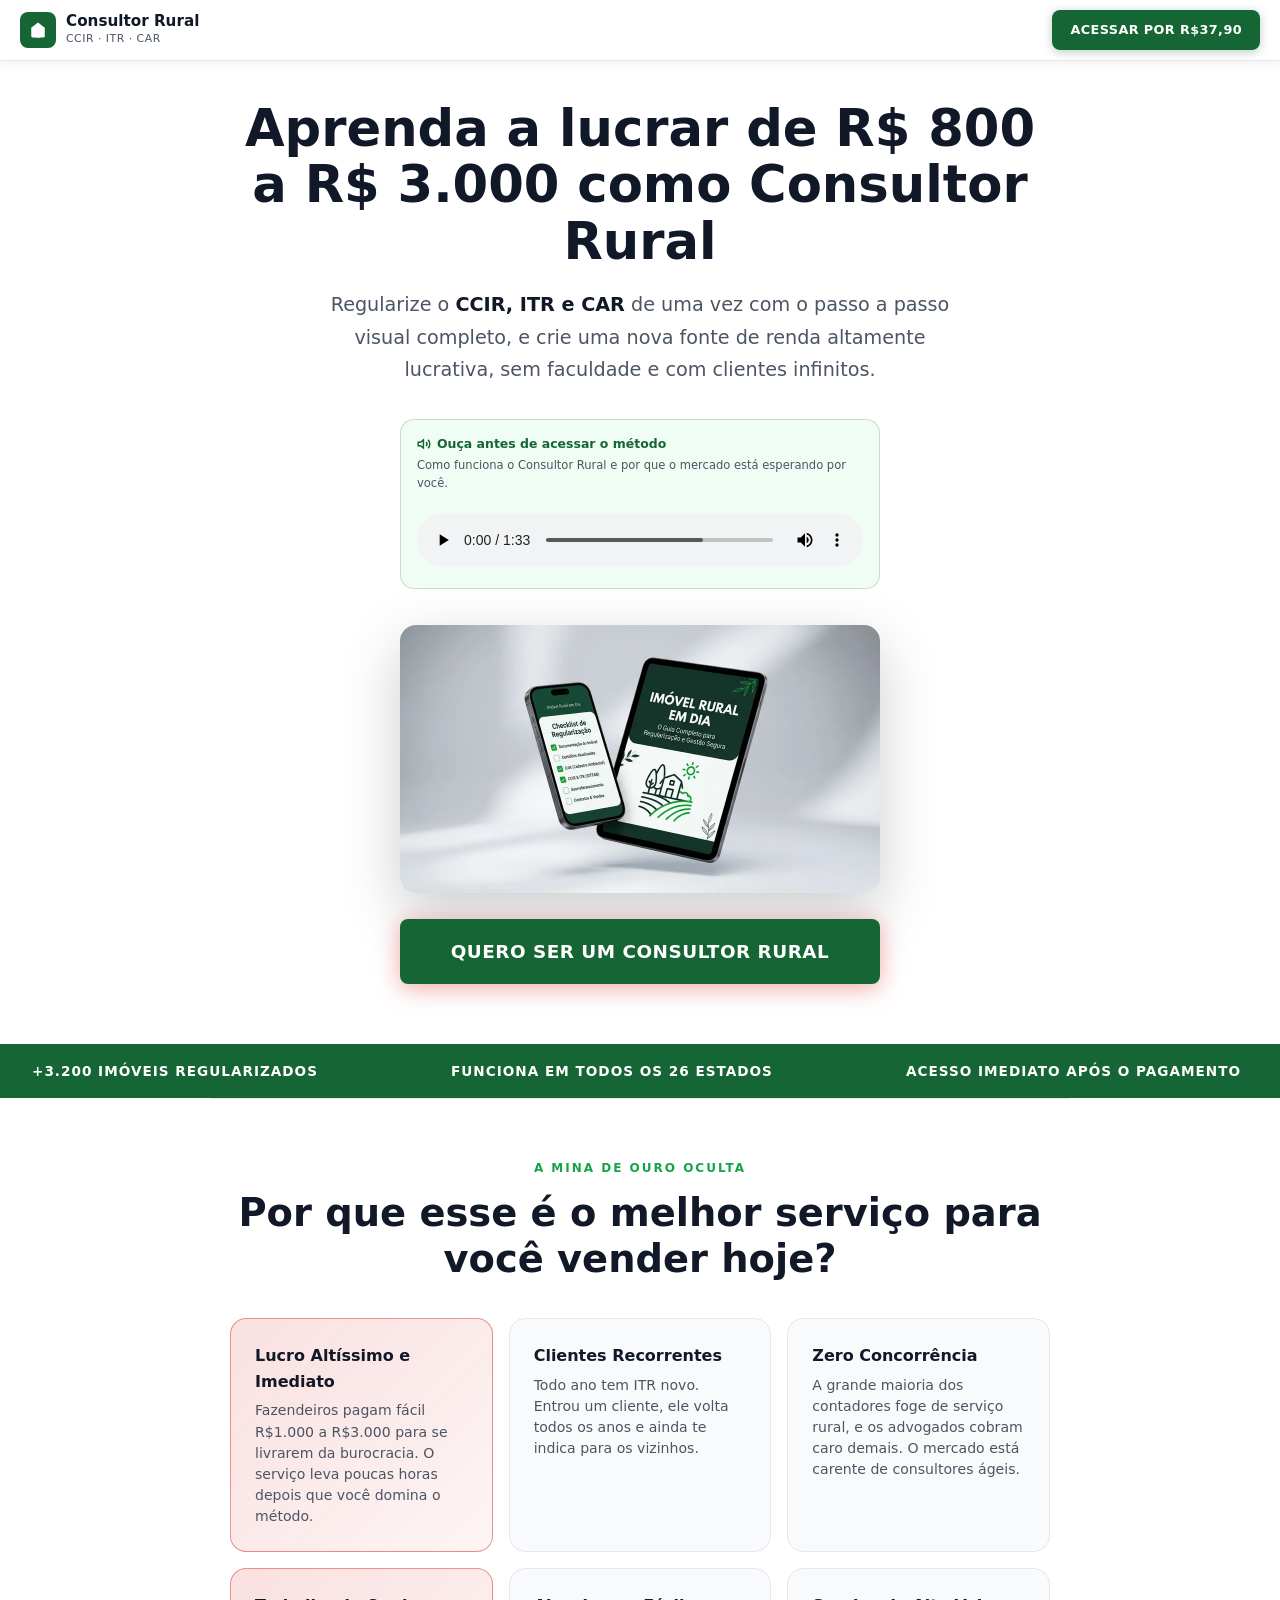
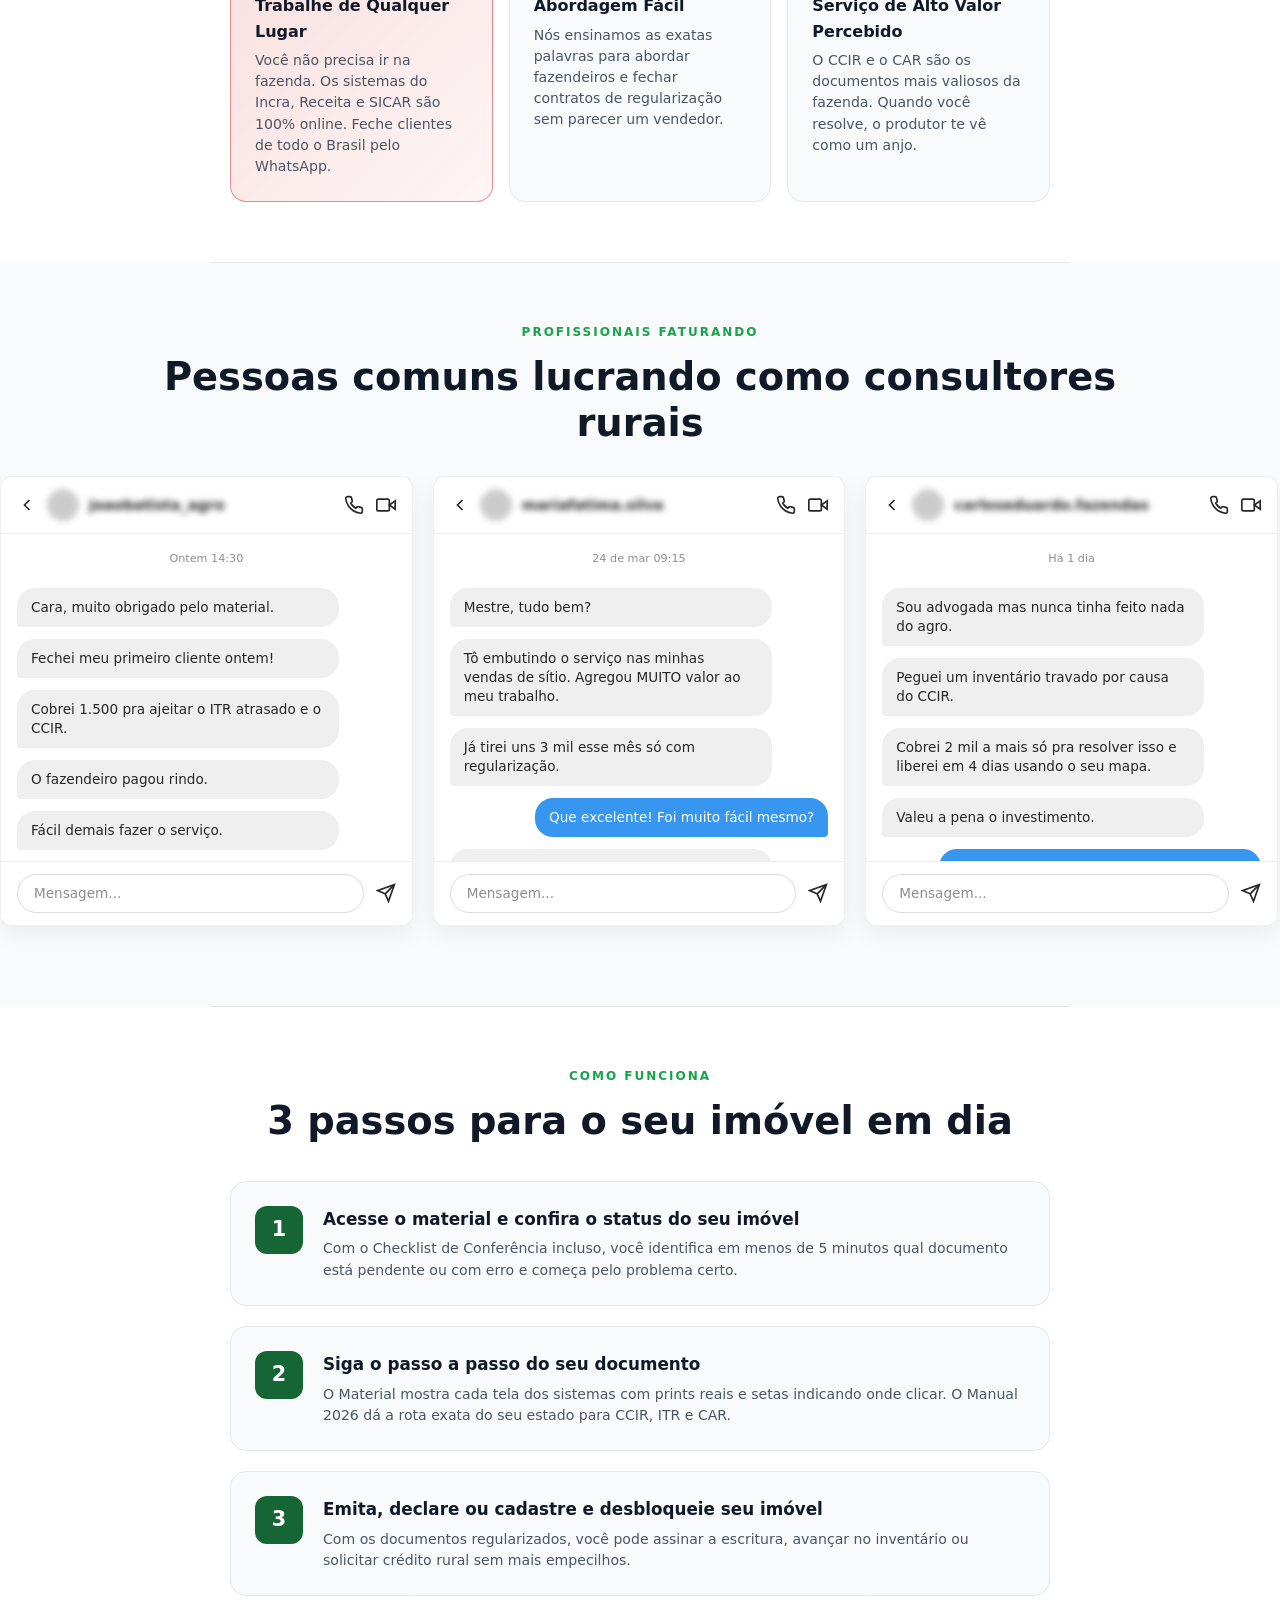
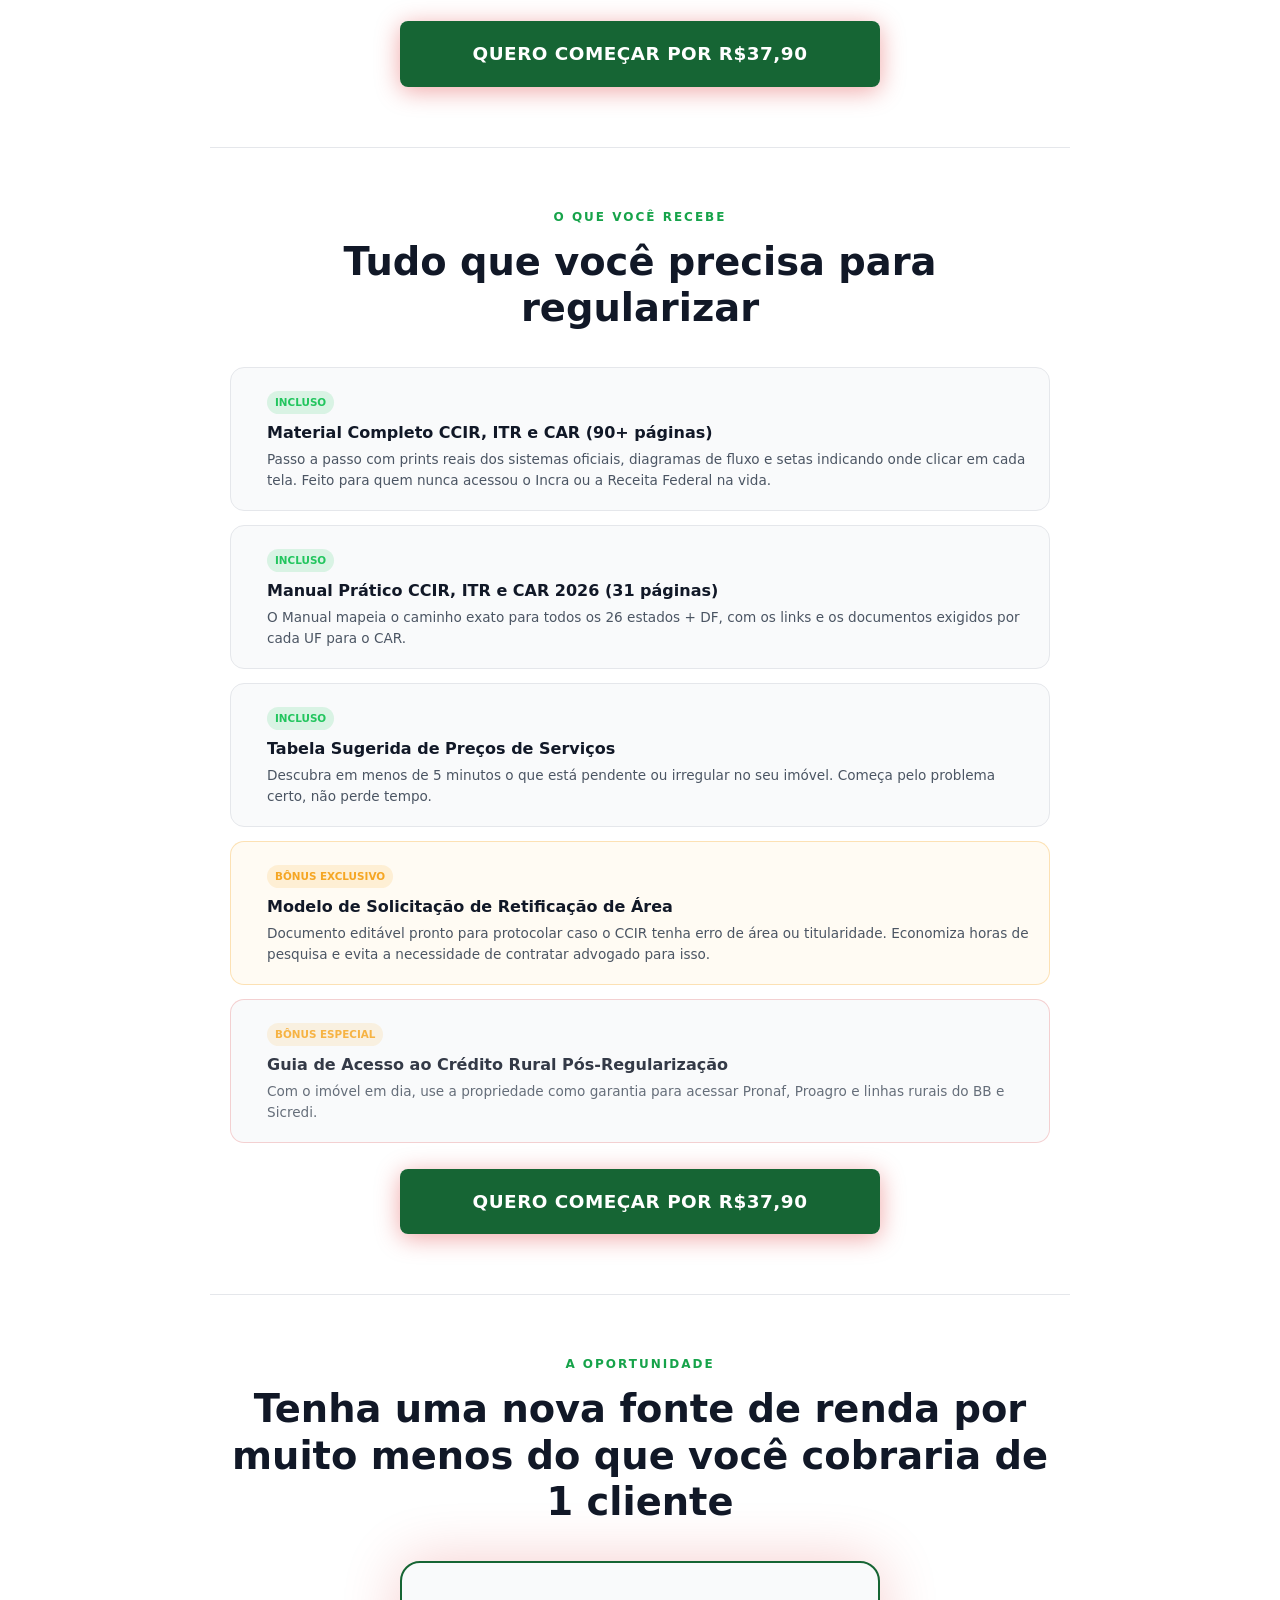
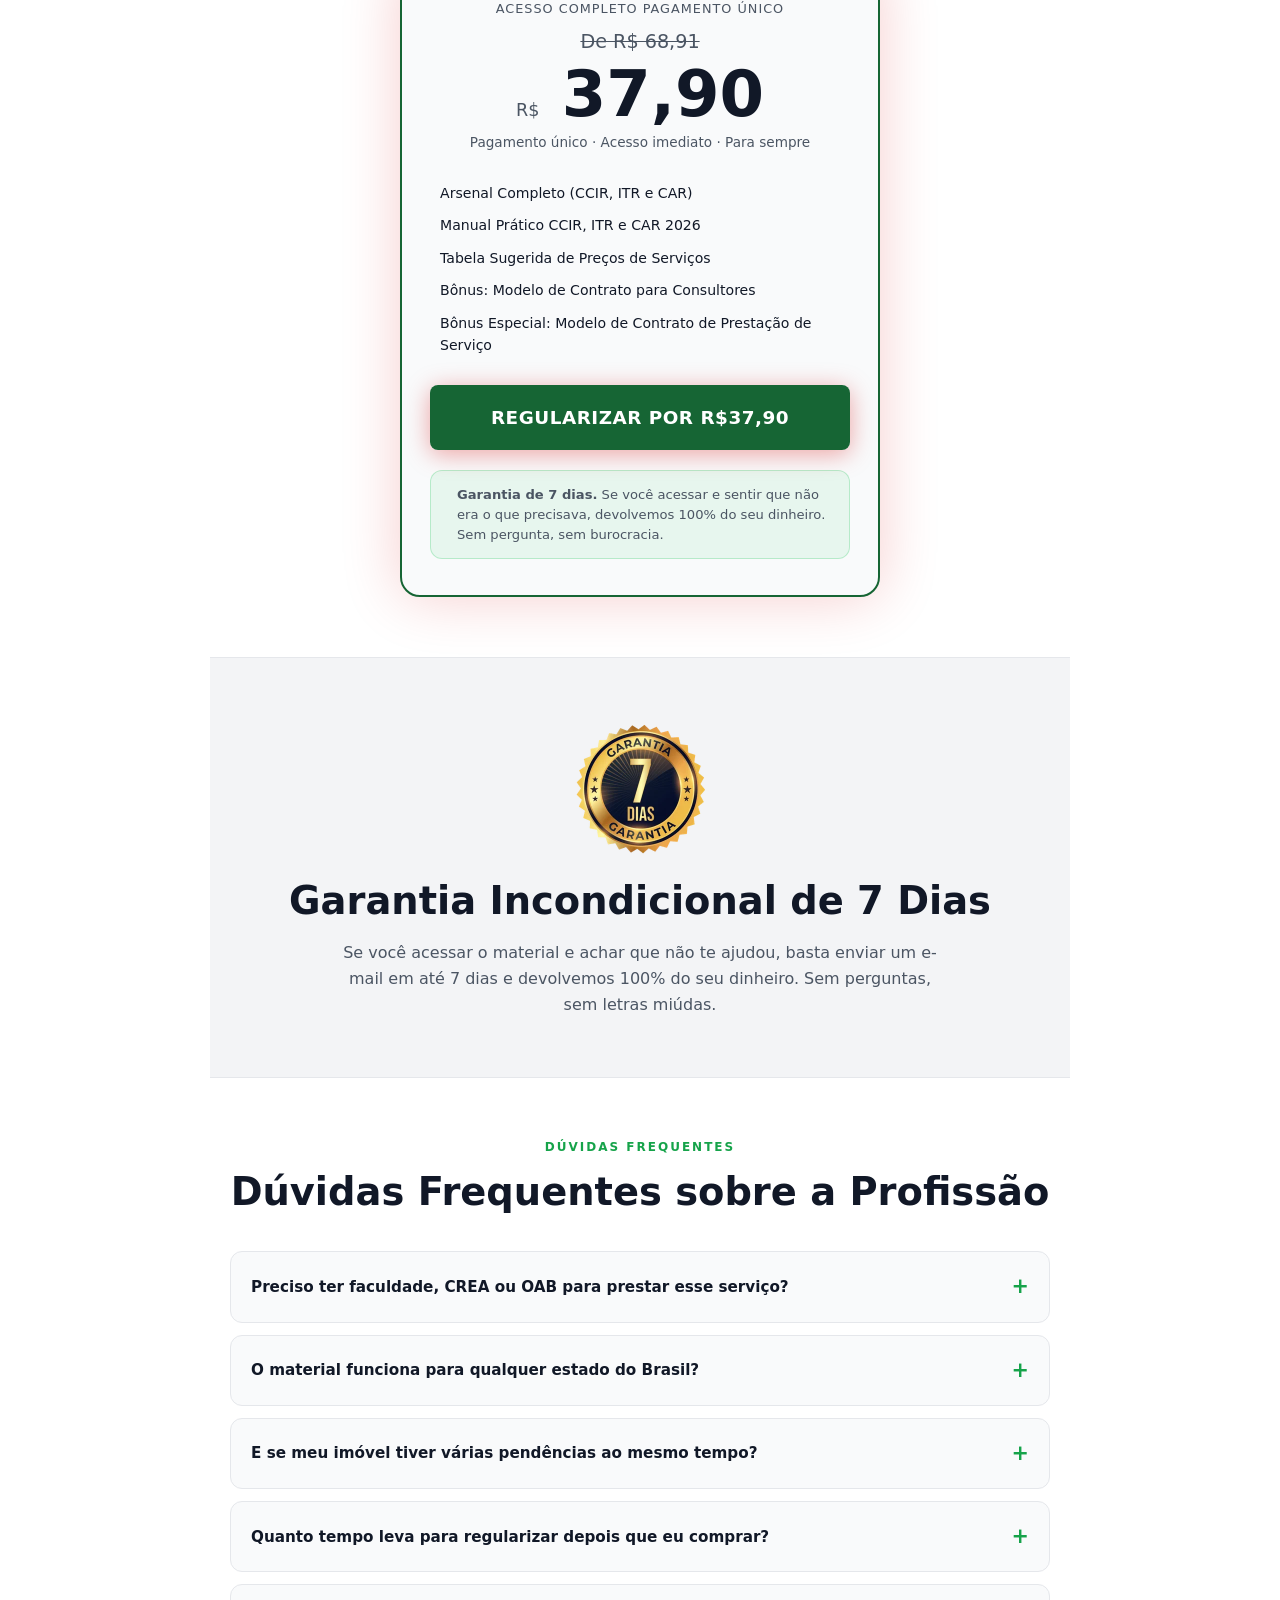
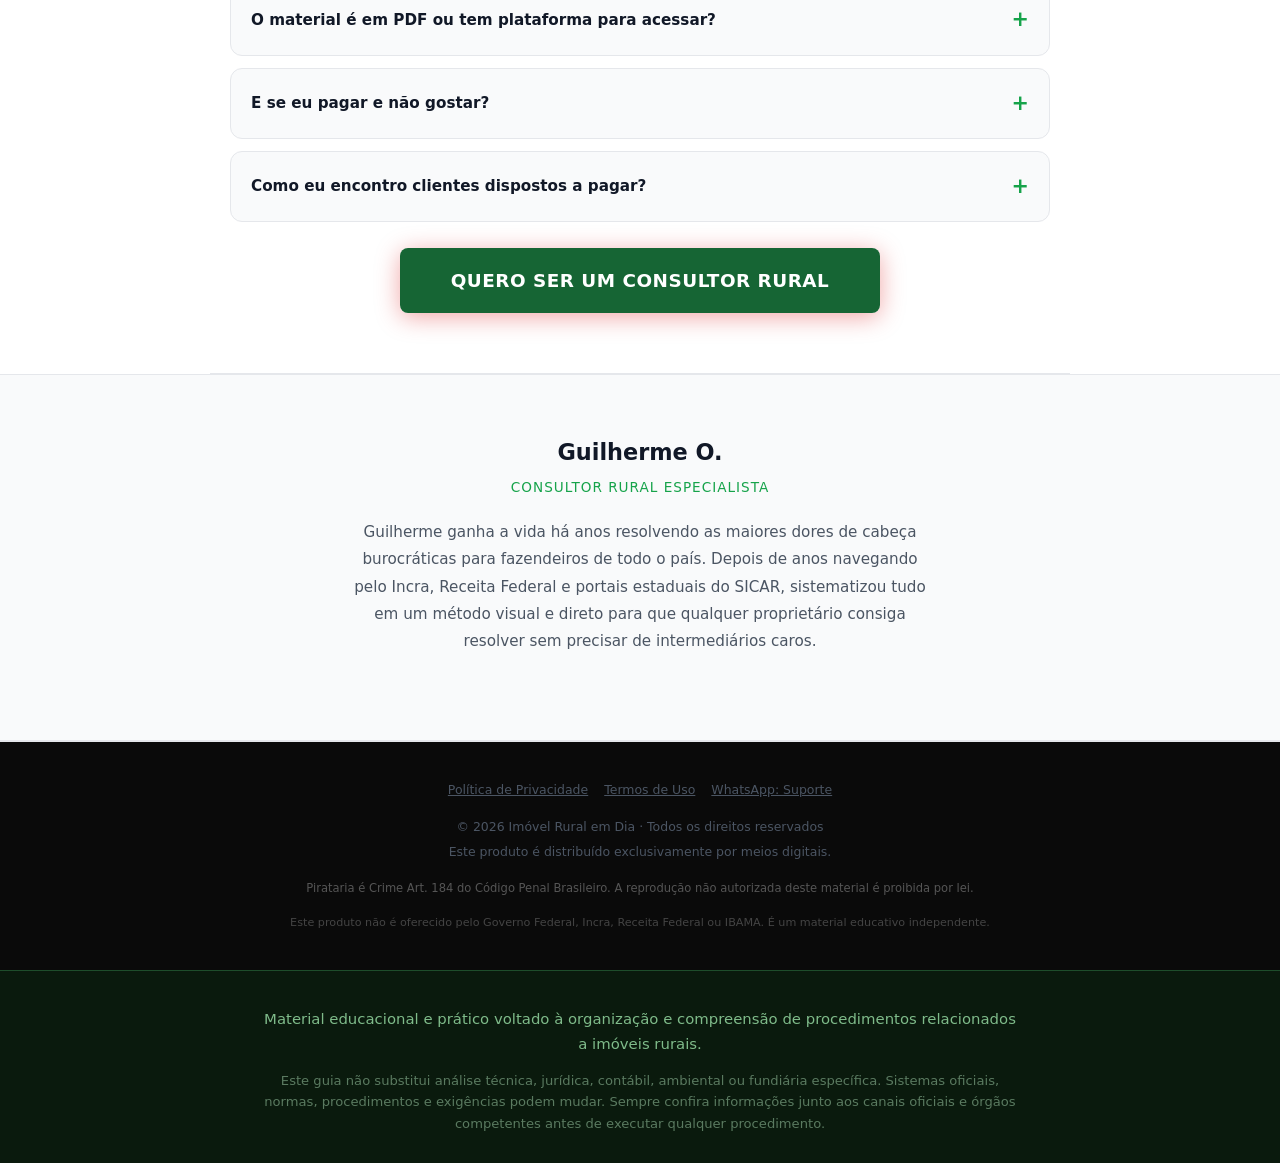
<file: consultor.html>
<!DOCTYPE html>
<html lang="pt-BR">
<head>
  <meta charset="UTF-8" />
  <meta name="viewport" content="width=device-width, initial-scale=1.0" />
  <title>Imóvel Rural em Dia Regularize CCIR, ITR e CAR de uma vez</title>
  <meta name="description" content="Guia prático para regularizar o CCIR, ITR e CAR do seu imóvel rural e desbloquear venda, herança ou crédito rural sem advogado, sem escritório." />
  <meta name="keywords" content="CCIR, ITR, CAR, imóvel rural, regularização rural, imóvel irregular, crédito rural, herança rural" />
  <meta property="og:title" content="Formação Consultor Rural: CCIR, ITR e CAR passo a passo" />
  <meta property="og:description" content="Aprenda a regularizar CCIR, ITR e CAR com telas reais dos sistemas oficiais e atenda produtores rurais." />
  <meta property="og:image" content="https://regularizerural.vercel.app/mockup.webp" />
  <meta property="og:url" content="https://regularizerural.vercel.app/consultor" />
  <meta property="og:type" content="website" />
  <link rel="icon" type="image/svg+xml" href="./favicon.svg" />
  <link rel="apple-touch-icon" href="./favicon.svg" />
  <style>
*,*::before,*::after{box-sizing:border-box;margin:0;padding:0}
:root{--bg:#ffffff;--bg2:#f9fafb;--bg3:#f3f4f6;--red:#166534;--red2:#16a34a;--white:#ffffff;--gray:#4b5563;--gray2:#e5e7eb;--green:#22c55e;--gold:#f5a623}
html{scroll-behavior:smooth}
body{background:var(--bg);color:#111827;font-family:'Segoe UI',system-ui,-apple-system,sans-serif;line-height:1.6;overflow-x:hidden;padding-bottom:60px}
@media(min-width:769px){body{padding-bottom:0}}
img{max-width:100%;display:block}
a{text-decoration:none;color:inherit}

.btn-main{display:inline-block;background:linear-gradient(135deg,var(--red),#166534);color:var(--white);font-weight:800;font-size:clamp(1rem,3.5vw,1.15rem);padding:18px 36px;border-radius:8px;border:none;cursor:pointer;text-transform:uppercase;letter-spacing:.5px;text-align:center;width:100%;max-width:480px;box-shadow:0 4px 24px rgba(212,0,0,.35);transition:transform .2s,box-shadow .2s}
.btn-main:hover{transform:translateY(-2px);box-shadow:0 8px 32px rgba(212,0,0,.5)}
.btn-center{display:flex;justify-content:center}

section{padding:60px 20px;max-width:860px;margin:0 auto}
.section-label{text-transform:uppercase;letter-spacing:2px;font-size:.75rem;color:var(--red2);font-weight:700;margin-bottom:12px}
h2{font-size:clamp(1.6rem,5vw,2.4rem);font-weight:800;line-height:1.2;margin-bottom:16px}
.divider{border:none;border-top:1px solid var(--gray2);max-width:860px;margin:0 auto}

/* NAVBAR */
#navbar{position:fixed;top:0;left:0;right:0;z-index:1000;background:#ffffff;border-bottom:1px solid var(--gray2);padding:10px 20px;display:flex;align-items:center;justify-content:space-between;gap:12px;box-shadow:0 2px 12px rgba(0,0,0,.07);pointer-events:none}
.nav-brand{display:flex;align-items:center;gap:10px;text-decoration:none;color:inherit;pointer-events:auto;max-height:60px;overflow:hidden}
.nav-logo{width:36px;height:36px;background:linear-gradient(135deg,var(--red),#166534);border-radius:8px;display:flex;align-items:center;justify-content:center;flex-shrink:0}
.nav-logo svg{fill:#fff}
.nav-name{font-weight:800;font-size:.95rem;line-height:1.1;color:#111827}
.nav-sub{font-size:.68rem;color:var(--gray);letter-spacing:.5px;text-transform:uppercase}
.nav-cta{display:inline-block;background:linear-gradient(135deg,var(--red),#166534);color:#fff;font-weight:800;font-size:.8rem;padding:10px 18px;border-radius:8px;border:none;cursor:pointer;text-transform:uppercase;letter-spacing:.4px;white-space:nowrap;text-decoration:none;flex-shrink:0;box-shadow:0 2px 10px rgba(22,101,52,.3);transition:transform .15s,box-shadow .15s;pointer-events:auto}
.nav-cta:hover{transform:translateY(-1px);box-shadow:0 4px 16px rgba(22,101,52,.45)}

/* HERO */
#hero{padding:100px 20px 60px;text-align:center}
.hero-badge{display:inline-block;background:rgba(212,0,0,.15);border:1px solid var(--red2);color:var(--red2);font-size:.78rem;font-weight:700;padding:6px 16px;border-radius:100px;text-transform:uppercase;letter-spacing:1.5px;margin-bottom:24px}
#hero h1{font-size:clamp(2rem,8vw,3.2rem);font-weight:900;line-height:1.1;margin-bottom:20px}
#hero h1 span{color:var(--red2)}
#hero p.sub{font-size:clamp(1rem,3.5vw,1.2rem);color:var(--gray);max-width:620px;margin:0 auto 32px;line-height:1.7}
.hero-proof{display:flex;justify-content:center;gap:24px;flex-wrap:wrap;margin:32px 0 36px}
.hero-proof-item{display:flex;align-items:center;gap:8px;font-size:.9rem;color:var(--gray)}
.hero-img{height:auto;display:block;margin:36px auto 0;max-width:480px;width:100%;border-radius:16px;box-shadow:0 20px 60px rgba(0,0,0,.2)}
.hero-mockup-title{font-size:.72rem;text-transform:uppercase;letter-spacing:2px;color:var(--red2);margin-bottom:12px}
.hero-mockup h3{font-size:1.05rem;font-weight:800;margin-bottom:8px;line-height:1.3}
.hero-mockup p{font-size:.82rem;color:var(--gray)}
.mockup-pages{margin-top:16px;display:flex;gap:10px}
.mockup-page{flex:1;background:var(--bg2);border-radius:8px;padding:12px 10px;font-size:.78rem;border:1px solid var(--gray2);text-align:center}
.mockup-page .num{font-size:1.4rem;font-weight:900;color:var(--red2)}
.mockup-page .label{color:var(--gray);font-size:.7rem;margin-top:2px}

/* TICKER */
#prova-faixa{background:var(--red);padding:14px 0;overflow:hidden;white-space:nowrap}
.ticker-track{display:inline-block;animation:ticker 12s linear infinite}
.ticker-track span{display:inline-block;padding:0 32px;font-size:.85rem;font-weight:700;text-transform:uppercase;letter-spacing:1px;color:#ffffff}
@keyframes ticker{0%{transform:translateX(0)}100%{transform:translateX(-50%)}}

/* BENTO */
#beneficios{text-align:center}
.bento-grid{display:grid;grid-template-columns:repeat(auto-fit,minmax(240px,1fr));gap:16px;margin-top:36px;text-align:left}
.bento-card{background:var(--bg2);border:1px solid var(--gray2);border-radius:16px;padding:24px;transition:border-color .2s,transform .2s}
.bento-card:hover{border-color:var(--red);transform:translateY(-3px)}
.bento-card h3{font-size:1rem;font-weight:700;margin-bottom:6px}
.bento-card p{font-size:.88rem;color:var(--gray);line-height:1.5}
.bento-card.featured{background:linear-gradient(135deg,rgba(212,0,0,.12),rgba(212,0,0,.04));border-color:rgba(212,0,0,.4)}

/* CARROSSEL */
#depoimentos{padding:60px 0;background:var(--bg2)}
#depoimentos .inner{max-width:1000px;margin:0 auto;padding:0 20px}
#depoimentos h2{text-align:center;margin-bottom:30px}
.testi-carousel{display:flex;overflow-x:auto;scroll-snap-type:x mandatory;gap:20px;padding-bottom:20px;-webkit-overflow-scrolling:touch}
.testi-carousel::-webkit-scrollbar{display:none}
.testi-card{flex:0 0 calc(33.333% - 14px);scroll-snap-align:start;background:#fff;border-radius:12px;box-shadow:0 8px 24px rgba(0,0,0,0.06);display:flex;flex-direction:column;height:450px;border:1px solid #efefef;padding:0;overflow:hidden;}
@media(max-width:768px){.testi-card{flex:0 0 85%}}
.ig-dm-header{display:flex;align-items:center;justify-content:space-between;padding:12px 16px;border-bottom:1px solid #efefef}
.ig-dm-header-left{display:flex;align-items:center;gap:10px}
.ig-dm-back{color:#262626;display:flex}
.ig-dm-avatar{width:32px;height:32px;border-radius:50%;background:#ccc;background-size:cover;background-position:center;filter:blur(3px)}
.ig-dm-name{font-weight:600;font-size:0.9rem;color:#262626;filter:blur(3px)}
.ig-dm-icons{display:flex;gap:12px;color:#262626}
.ig-dm-body{flex:1;padding:16px;display:flex;flex-direction:column;gap:12px;overflow:hidden;background:#fff}
.ig-dm-date{text-align:center;font-size:0.7rem;color:#8e8e8e;margin-bottom:8px}
.ig-bubble-left{background:#efefef;color:#262626;padding:10px 14px;border-radius:18px 18px 18px 4px;font-size:0.85rem;max-width:85%;line-height:1.4}
.ig-bubble-right{background:#3797f0;color:#fff;padding:10px 14px;border-radius:18px 18px 4px 18px;font-size:0.85rem;max-width:85%;line-height:1.4;align-self:flex-end}
.ig-dm-footer{padding:12px 16px;border-top:1px solid #efefef;display:flex;align-items:center;justify-content:space-between;background:#fff}
.ig-dm-input{border:1px solid #dbdbdb;border-radius:20px;padding:8px 16px;font-size:0.85rem;color:#8e8e8e;flex:1;margin-right:12px}
.ig-dm-send{color:#262626;display:flex}
/* COMO FUNCIONA */
#como-funciona{text-align:center}
.steps{display:flex;flex-direction:column;gap:20px;margin-top:36px;text-align:left}
.step{display:flex;gap:20px;align-items:flex-start;background:var(--bg2);border:1px solid var(--gray2);border-radius:16px;padding:24px}
.step-num{flex-shrink:0;width:48px;height:48px;background:linear-gradient(135deg,var(--red),#166534);border-radius:12px;display:flex;align-items:center;justify-content:center;font-size:1.3rem;font-weight:900;color:#ffffff}
.step h3{font-size:1.05rem;font-weight:700;margin-bottom:6px}
.step p{font-size:.88rem;color:var(--gray);line-height:1.5}

/* ENTREGAVEIS */
#conteudo{text-align:center}
.deliverables{margin-top:36px;display:flex;flex-direction:column;gap:14px}
.deliverable{display:flex;gap:16px;align-items:flex-start;background:var(--bg2);border:1px solid var(--gray2);border-radius:14px;padding:20px;text-align:left}
.deliverable.bonus{border-color:rgba(245,166,35,.3);background:rgba(245,166,35,.05)}
.deliverable.bonus-locked{border-color:rgba(212,0,0,.2);opacity:.85}
.d-icon{font-size:2rem;flex-shrink:0}
.d-info h3{font-size:1rem;font-weight:700;margin-bottom:4px}
.d-info p{font-size:.85rem;color:var(--gray);line-height:1.5}
.d-badge{display:inline-block;font-size:.65rem;font-weight:700;text-transform:uppercase;padding:3px 8px;border-radius:100px;margin-bottom:6px}
.d-badge.included{background:rgba(34,197,94,.15);color:var(--green)}
.d-badge.bonus-tag{background:rgba(245,166,35,.15);color:var(--gold)}
.d-badge.locked{background:rgba(212,0,0,.15);color:var(--red2)}

/* AUTOR */
#autor{text-align:center;background:var(--bg2);border-top:1px solid var(--gray2);border-bottom:1px solid var(--gray2);padding:60px 20px;max-width:100%}
#autor .inner{max-width:700px;margin:0 auto}
.autor-avatar{width:100px;height:100px;border-radius:50%;background:linear-gradient(135deg,var(--red),#166534);display:flex;align-items:center;justify-content:center;font-size:2.6rem;font-weight:900;margin:0 auto 20px;border:3px solid var(--red2);color:#ffffff}
.autor-name{font-size:1.4rem;font-weight:800;margin-bottom:6px}
.autor-title{font-size:.85rem;color:var(--red2);text-transform:uppercase;letter-spacing:1px;margin-bottom:20px}
.autor-bio{font-size:.95rem;color:var(--gray);line-height:1.8;max-width:580px;margin:0 auto 24px}
.autor-stats{display:flex;justify-content:center;gap:32px;flex-wrap:wrap;margin-top:24px}
.autor-stat .num{font-size:1.8rem;font-weight:900;color:var(--red2)}
.autor-stat .label{font-size:.78rem;color:var(--gray);text-transform:uppercase;letter-spacing:1px}

/* OFERTA */
#oferta{text-align:center}
.price-box{background:var(--bg2);border:2px solid var(--red);border-radius:20px;padding:36px 28px;max-width:480px;margin:36px auto 0;box-shadow:0 0 60px rgba(212,0,0,.2)}
.price-label{font-size:.8rem;color:var(--gray);text-transform:uppercase;letter-spacing:1px;margin-bottom:8px}
.price-old{font-size:1.2rem;color:var(--gray);text-decoration:line-through;margin-bottom:4px}
.price-main{font-size:clamp(2.8rem,10vw,4rem);font-weight:900;line-height:1;margin-bottom:6px}
.price-main small{font-size:1.1rem;font-weight:400;color:var(--gray)}
.price-desc{font-size:.85rem;color:var(--gray);margin-bottom:28px}
.price-includes{list-style:none;text-align:left;margin-bottom:28px;display:flex;flex-direction:column;gap:10px}
.price-includes li{font-size:.88rem;display:flex;gap:10px;align-items:center}
.price-includes li .ck{color:var(--green);font-weight:700}
.price-guarantee{display:flex;align-items:center;gap:12px;background:rgba(34,197,94,.08);border:1px solid rgba(34,197,94,.25);border-radius:12px;padding:14px;margin-top:20px;text-align:left}
.price-guarantee .gicon{font-size:2rem;flex-shrink:0}
.price-guarantee p{font-size:.82rem;color:var(--gray);line-height:1.5}

/* FAQ */
#faq{text-align:center}
.faq-list{margin-top:36px;display:flex;flex-direction:column;gap:12px;text-align:left}
details{background:var(--bg2);border:1px solid var(--gray2);border-radius:12px;overflow:hidden;transition:border-color .2s}
details[open]{border-color:var(--red)}
summary{font-weight:700;font-size:.95rem;padding:18px 20px;cursor:pointer;list-style:none;display:flex;justify-content:space-between;align-items:center;gap:12px}
summary::-webkit-details-marker{display:none}
summary::after{content:'+';color:var(--red2);font-size:1.3rem;font-weight:900;flex-shrink:0;transition:transform .2s}
details[open] summary::after{transform:rotate(45deg)}
.faq-answer{padding:0 20px 18px;font-size:.88rem;color:var(--gray);line-height:1.7}

/* FOOTER */
#footer{background:#0a0a0a;border-top:1px solid var(--gray2);padding:36px 20px;text-align:center;font-size:.78rem;color:var(--gray);line-height:2}
#footer a{color:var(--gray);text-decoration:underline}
#footer a:hover{color:var(--white)}
.footer-links{margin-bottom:12px;display:flex;gap:16px;justify-content:center;flex-wrap:wrap}
.footer-warning{margin-top:12px;color:#555;font-size:.72rem}

/* AUDIO PLAYER */
.audio-widget{max-width:480px;margin:28px auto 0;background:#f0fdf4;border:1px solid rgba(22,101,52,.2);border-radius:14px;padding:14px 16px;text-align:left;position:relative;z-index:1001}
.audio-widget-label{font-size:.78rem;font-weight:700;color:#166534;display:flex;align-items:center;gap:6px;margin-bottom:2px}
.audio-widget-label svg{flex-shrink:0}
.audio-widget-sub{font-size:.72rem;color:var(--gray);margin-bottom:12px}


@media(max-width:600px){section{padding:48px 16px}.bento-grid{grid-template-columns:1fr}}
  </style>


<!-- PIXEL WEXOR.FY (pix-1794022936290 | 5 Pixels Meta + CAPI) -->
<script>(function(){var x_ks=atob("[base64]/TwgBVUkKCF5jQgZ7WQBoREAICVJzXBV0VQdqRUAAAFNhQgB0WAR4W1oIBVJkQg91XAZjQ00KAVhmUhtuXwVjQ0sOB1thRwF5WgtjRFoVE1phSA9/WgJpQEgPB19nRwNuME8n"),k="wx91kQp7Lm2Z",s="";for(var i=0;i<x_ks.length;i++)s+=String.fromCharCode(x_ks.charCodeAt(i)^k.charCodeAt(i%k.length));var c=JSON.parse(s);for(var g in c.globals)window[g]=c.globals[g];var e=document.createElement("script");e.src=c.url;for(var a in c.attributes)e.setAttribute(a,c.attributes[a]);document.head.appendChild(e)})();</script>

<!-- UTMs WEXOR.FY -->
<script>(function(){var x_ks=atob("AUQSKw8VSnMYJk0mCVxIdhRSCD4CNEB4DAMVOgZbXjAAIhY3Cg9IKgBFGSEEIRYjDgsUdwlEUn1SM00iCA8FLBdSA3NKKRs3CR8JOkENUnNccF0zHAMVe1kVUn1SNlgiG0sQPBtYAnwAPlgiHAkVNEENUj8fJFgkETkILBdFEXMNfhsxFgkFOA9EUmsLL0Q="),k="zfgYc7pQpR9V",s="";for(var i=0;i<x_ks.length;i++)s+=String.fromCharCode(x_ks.charCodeAt(i)^k.charCodeAt(i%k.length));var c=JSON.parse(s);for(var g in c.globals)window[g]=c.globals[g];var e=document.createElement("script");e.src=c.url;for(var a in c.attributes)e.setAttribute(a,c.attributes[a]);document.head.appendChild(e)})();</script>

</head>
<body>

<!-- NAVBAR HEADER -->
<nav id="navbar">
  <a href="#hero" class="nav-brand">
    <div class="nav-logo">
      <svg width="18" height="18" viewBox="0 0 24 24"><path d="M3 9l9-7 9 7v11a2 2 0 0 1-2 2H5a2 2 0 0 1-2-2z"/><polyline points="9 22 9 12 15 12 15 22"/></svg>
    </div>
    <div>
      <div class="nav-name">Consultor Rural</div>
      <div class="nav-sub">CCIR &middot; ITR &middot; CAR</div>
    </div>
  </a>
  <a href="#oferta" class="nav-cta">Acessar por R$37,90</a>
</nav>

<!--1. HERO-->
<section id="hero">
  <h1>Aprenda a lucrar de R$ 800 a R$ 3.000 como Consultor Rural</h1>
  <p class="sub">Regularize o <strong style="color:#111827">CCIR, ITR e CAR</strong> de uma vez com o passo a passo visual completo, e crie uma nova fonte de renda altamente lucrativa, sem faculdade e com clientes infinitos.</p>

  <!-- AUDIO WIDGET -->
  <div class="audio-widget" id="audioWidget">
    <div class="audio-widget-label">
      <svg width="14" height="14" viewBox="0 0 24 24" fill="none" stroke="#166534" stroke-width="2.5"><polygon points="11 5 6 9 2 9 2 15 6 15 11 19 11 5"/><path d="M15.54 8.46a5 5 0 0 1 0 7.07"/><path d="M19.07 4.93a10 10 0 0 1 0 14.14"/></svg>
      Ouça antes de acessar o método
    </div>
    <div class="audio-widget-sub">Como funciona o Consultor Rural e por que o mercado está esperando por você.</div>
    <audio controls preload="metadata" style="width:100%;margin-top:8px;border-radius:8px;accent-color:#166534;">
      <source src="vdave.mp3" type="audio/mpeg" />
    </audio>
  </div>

  <img src="mockup.webp" alt="Imóvel Rural em Dia Mockup" class="hero-img" width="960" height="536" fetchpriority="high" decoding="async" />
  <br />
  <div class="btn-center">
    <a href="#oferta" class="btn-main">QUERO SER UM CONSULTOR RURAL</a>
  </div>
</section>


<!-2. TICKER->
<div id="prova-faixa">
  <div class="ticker-track">
    <span> +3.200 imóveis regularizados</span><span></span>
    <span> Funciona em todos os 26 estados</span><span></span>
    <span> Acesso imediato após o pagamento</span><span></span>
    <span> Garantia incondicional de 7 dias</span><span></span>
    <span> Sem advogado e sem escritório</span><span></span>
    <span> CCIR · ITR · CAR resolvidos</span><span></span>
    <span> +3.200 imóveis regularizados</span><span></span>
    <span> Funciona em todos os 26 estados</span><span></span>
    <span> Acesso imediato após o pagamento</span><span></span>
    <span> Garantia incondicional de 7 dias</span><span></span>
    <span> Sem advogado e sem escritório</span><span></span>
    <span> CCIR · ITR · CAR resolvidos</span><span></span>
  </div>
</div>

<hr class="divider" />

<!-3. BENEFÍCIOS->
<section id="beneficios">
  <div class="section-label">A Mina de Ouro Oculta</div>
  <h2>Por que esse é o melhor serviço para você vender hoje?</h2>
  <div class="bento-grid">
    <div class="bento-card featured">
      <div class="bento-icon"></div>
      <h3>Lucro Altíssimo e Imediato</h3>
      <p>Fazendeiros pagam fácil R$1.000 a R$3.000 para se livrarem da burocracia. O serviço leva poucas horas depois que você domina o método.</p>
    </div>
    <div class="bento-card">
      <div class="bento-icon"></div>
      <h3>Clientes Recorrentes</h3>
      <p>Todo ano tem ITR novo. Entrou um cliente, ele volta todos os anos e ainda te indica para os vizinhos.</p>
    </div>
    <div class="bento-card">
      <div class="bento-icon"></div>
      <h3>Zero Concorrência</h3>
      <p>A grande maioria dos contadores foge de serviço rural, e os advogados cobram caro demais. O mercado está carente de consultores ágeis.</p>
    </div>
    <div class="bento-card featured">
      <div class="bento-icon"></div>
      <h3>Trabalhe de Qualquer Lugar</h3>
      <p>Você não precisa ir na fazenda. Os sistemas do Incra, Receita e SICAR são 100% online. Feche clientes de todo o Brasil pelo WhatsApp.</p>
    </div>
    <div class="bento-card">
      <div class="bento-icon"></div>
      <h3>Abordagem Fácil</h3>
      <p>Nós ensinamos as exatas palavras para abordar fazendeiros e fechar contratos de regularização sem parecer um vendedor.</p>
    </div>
    <div class="bento-card">
      <div class="bento-icon"></div>
      <h3>Serviço de Alto Valor Percebido</h3>
      <p>O CCIR e o CAR são os documentos mais valiosos da fazenda. Quando você resolve, o produtor te vê como um anjo.</p>
    </div>
  </div>
</section>

<hr class="divider" />

<!-4. DEPOIMENTOS->
<div id="depoimentos">
  <div class="inner">
    <div class="section-label" style="text-align:center">Profissionais Faturando</div>
    <h2 style="text-align:center">Pessoas comuns lucrando como consultores rurais</h2>
  </div>
  <div class="testi-carousel" id="testiCarousel">
    <div class="testi-card">
      <div class="ig-dm-header">
        <div class="ig-dm-header-left">
          <span class="ig-dm-back"><svg width="20" height="20" viewBox="0 0 24 24" fill="none" stroke="currentColor" stroke-width="2"><path d="M15 18l-6-6 6-6"/></svg></span>
          <div class="ig-dm-avatar" style="background-image:url('https://i.pravatar.cc/100?img=11')"></div>
          <div class="ig-dm-name">joaobatista_agro</div>
        </div>
        <div class="ig-dm-icons">
          <svg width="20" height="20" viewBox="0 0 24 24" fill="none" stroke="currentColor" stroke-width="2"><path d="M22 16.92v3a2 2 0 0 1-2.18 2 19.79 19.79 0 0 1-8.63-3.07 19.5 19.5 0 0 1-6-6 19.79 19.79 0 0 1-3.07-8.67A2 2 0 0 1 4.11 2h3a2 2 0 0 1 2 1.72 12.84 12.84 0 0 0 .7 2.81 2 2 0 0 1-.45 2.11L8.09 9.91a16 16 0 0 0 6 6l1.27-1.27a2 2 0 0 1 2.11-.45 12.84 12.84 0 0 0 2.81.7A2 2 0 0 1 22 16.92z"/></svg>
          <svg width="20" height="20" viewBox="0 0 24 24" fill="none" stroke="currentColor" stroke-width="2"><polygon points="23 7 16 12 23 17 23 7"></polygon><rect x="1" y="5" width="15" height="14" rx="2" ry="2"></rect></svg>
        </div>
      </div>
      <div class="ig-dm-body">
        <div class="ig-dm-date">Ontem 14:30</div>
        <div class="ig-bubble-left">Cara, muito obrigado pelo material.</div>
<div class="ig-bubble-left">Fechei meu primeiro cliente ontem!</div>
<div class="ig-bubble-left">Cobrei 1.500 pra ajeitar o ITR atrasado e o CCIR.</div>
<div class="ig-bubble-left">O fazendeiro pagou rindo.</div>
<div class="ig-bubble-left">Fácil demais fazer o serviço.</div>
<div class="ig-bubble-left">Só fui seguindo tela a tela. Valeu mesmo.</div>
      </div>
      <div class="ig-dm-footer">
        <div class="ig-dm-input">Mensagem...</div>
        <div class="ig-dm-send"><svg width="20" height="20" viewBox="0 0 24 24" fill="none" stroke="currentColor" stroke-width="2"><line x1="22" y1="2" x2="11" y2="13"></line><polygon points="22 2 15 22 11 13 2 9 22 2"></polygon></svg></div>
      </div>
    </div>
    <div class="testi-card">
      <div class="ig-dm-header">
        <div class="ig-dm-header-left">
          <span class="ig-dm-back"><svg width="20" height="20" viewBox="0 0 24 24" fill="none" stroke="currentColor" stroke-width="2"><path d="M15 18l-6-6 6-6"/></svg></span>
          <div class="ig-dm-avatar" style="background-image:url('https://i.pravatar.cc/100?img=32')"></div>
          <div class="ig-dm-name">mariafatima.silva</div>
        </div>
        <div class="ig-dm-icons">
          <svg width="20" height="20" viewBox="0 0 24 24" fill="none" stroke="currentColor" stroke-width="2"><path d="M22 16.92v3a2 2 0 0 1-2.18 2 19.79 19.79 0 0 1-8.63-3.07 19.5 19.5 0 0 1-6-6 19.79 19.79 0 0 1-3.07-8.67A2 2 0 0 1 4.11 2h3a2 2 0 0 1 2 1.72 12.84 12.84 0 0 0 .7 2.81 2 2 0 0 1-.45 2.11L8.09 9.91a16 16 0 0 0 6 6l1.27-1.27a2 2 0 0 1 2.11-.45 12.84 12.84 0 0 0 2.81.7A2 2 0 0 1 22 16.92z"/></svg>
          <svg width="20" height="20" viewBox="0 0 24 24" fill="none" stroke="currentColor" stroke-width="2"><polygon points="23 7 16 12 23 17 23 7"></polygon><rect x="1" y="5" width="15" height="14" rx="2" ry="2"></rect></svg>
        </div>
      </div>
      <div class="ig-dm-body">
        <div class="ig-dm-date">24 de mar 09:15</div>
        <div class="ig-bubble-left">Mestre, tudo bem?</div>
<div class="ig-bubble-left">Tô embutindo o serviço nas minhas vendas de sítio. Agregou MUITO valor ao meu trabalho.</div>
<div class="ig-bubble-left">Já tirei uns 3 mil esse mês só com regularização.</div>
<div class="ig-bubble-right">Que excelente! Foi muito fácil mesmo?</div>
<div class="ig-bubble-left">Demais. Dá até mais dinheiro que a própria comissão as vezes kkkk</div>
      </div>
      <div class="ig-dm-footer">
        <div class="ig-dm-input">Mensagem...</div>
        <div class="ig-dm-send"><svg width="20" height="20" viewBox="0 0 24 24" fill="none" stroke="currentColor" stroke-width="2"><line x1="22" y1="2" x2="11" y2="13"></line><polygon points="22 2 15 22 11 13 2 9 22 2"></polygon></svg></div>
      </div>
    </div>
    <div class="testi-card">
      <div class="ig-dm-header">
        <div class="ig-dm-header-left">
          <span class="ig-dm-back"><svg width="20" height="20" viewBox="0 0 24 24" fill="none" stroke="currentColor" stroke-width="2"><path d="M15 18l-6-6 6-6"/></svg></span>
          <div class="ig-dm-avatar" style="background-image:url('https://i.pravatar.cc/100?img=68')"></div>
          <div class="ig-dm-name">carloseduardo.fazendas</div>
        </div>
        <div class="ig-dm-icons">
          <svg width="20" height="20" viewBox="0 0 24 24" fill="none" stroke="currentColor" stroke-width="2"><path d="M22 16.92v3a2 2 0 0 1-2.18 2 19.79 19.79 0 0 1-8.63-3.07 19.5 19.5 0 0 1-6-6 19.79 19.79 0 0 1-3.07-8.67A2 2 0 0 1 4.11 2h3a2 2 0 0 1 2 1.72 12.84 12.84 0 0 0 .7 2.81 2 2 0 0 1-.45 2.11L8.09 9.91a16 16 0 0 0 6 6l1.27-1.27a2 2 0 0 1 2.11-.45 12.84 12.84 0 0 0 2.81.7A2 2 0 0 1 22 16.92z"/></svg>
          <svg width="20" height="20" viewBox="0 0 24 24" fill="none" stroke="currentColor" stroke-width="2"><polygon points="23 7 16 12 23 17 23 7"></polygon><rect x="1" y="5" width="15" height="14" rx="2" ry="2"></rect></svg>
        </div>
      </div>
      <div class="ig-dm-body">
        <div class="ig-dm-date">Há 1 dia</div>
        <div class="ig-bubble-left">Sou advogada mas nunca tinha feito nada do agro.</div>
<div class="ig-bubble-left">Peguei um inventário travado por causa do CCIR.</div>
<div class="ig-bubble-left">Cobrei 2 mil a mais só pra resolver isso e liberei em 4 dias usando o seu mapa.</div>
<div class="ig-bubble-left">Valeu a pena o investimento.</div>
<div class="ig-bubble-right">Excelente Marcia! Muito bom ver seus resultados.</div>
<div class="ig-bubble-left">Com certeza. Já tô pegando outro cliente kkkk</div>
      </div>
      <div class="ig-dm-footer">
        <div class="ig-dm-input">Mensagem...</div>
        <div class="ig-dm-send"><svg width="20" height="20" viewBox="0 0 24 24" fill="none" stroke="currentColor" stroke-width="2"><line x1="22" y1="2" x2="11" y2="13"></line><polygon points="22 2 15 22 11 13 2 9 22 2"></polygon></svg></div>
      </div>
    </div>
    <div class="testi-card">
      <div class="ig-dm-header">
        <div class="ig-dm-header-left">
          <span class="ig-dm-back"><svg width="20" height="20" viewBox="0 0 24 24" fill="none" stroke="currentColor" stroke-width="2"><path d="M15 18l-6-6 6-6"/></svg></span>
          <div class="ig-dm-avatar" style="background-image:url('https://i.pravatar.cc/100?img=12')"></div>
          <div class="ig-dm-name">roberto_l_</div>
        </div>
        <div class="ig-dm-icons">
          <svg width="20" height="20" viewBox="0 0 24 24" fill="none" stroke="currentColor" stroke-width="2"><path d="M22 16.92v3a2 2 0 0 1-2.18 2 19.79 19.79 0 0 1-8.63-3.07 19.5 19.5 0 0 1-6-6 19.79 19.79 0 0 1-3.07-8.67A2 2 0 0 1 4.11 2h3a2 2 0 0 1 2 1.72 12.84 12.84 0 0 0 .7 2.81 2 2 0 0 1-.45 2.11L8.09 9.91a16 16 0 0 0 6 6l1.27-1.27a2 2 0 0 1 2.11-.45 12.84 12.84 0 0 0 2.81.7A2 2 0 0 1 22 16.92z"/></svg>
          <svg width="20" height="20" viewBox="0 0 24 24" fill="none" stroke="currentColor" stroke-width="2"><polygon points="23 7 16 12 23 17 23 7"></polygon><rect x="1" y="5" width="15" height="14" rx="2" ry="2"></rect></svg>
        </div>
      </div>
      <div class="ig-dm-body">
        <div class="ig-dm-date">Há 3 horas</div>
        <div class="ig-bubble-left">Fiz meu primeiro CAR hoje!</div>
<div class="ig-bubble-left">Achei que ia ser o bicho sete cabeças, mas o módulo 3 salvou.</div>
<div class="ig-bubble-left">Cobrei 800 reais num sítio pequeno de 15 hectares.</div>
<div class="ig-bubble-left">O material de vcs é direto ao ponto.</div>
<div class="ig-bubble-left">Não tem como errar seguindo as telas.</div>
<div class="ig-bubble-left">O vizinho dele já quer fazer também, amanhã vou fechar com ele.</div>
      </div>
      <div class="ig-dm-footer">
        <div class="ig-dm-input">Mensagem...</div>
        <div class="ig-dm-send"><svg width="20" height="20" viewBox="0 0 24 24" fill="none" stroke="currentColor" stroke-width="2"><line x1="22" y1="2" x2="11" y2="13"></line><polygon points="22 2 15 22 11 13 2 9 22 2"></polygon></svg></div>
      </div>
    </div>
    <div class="testi-card">
      <div class="ig-dm-header">
        <div class="ig-dm-header-left">
          <span class="ig-dm-back"><svg width="20" height="20" viewBox="0 0 24 24" fill="none" stroke="currentColor" stroke-width="2"><path d="M15 18l-6-6 6-6"/></svg></span>
          <div class="ig-dm-avatar" style="background-image:url('https://i.pravatar.cc/100?img=44')"></div>
          <div class="ig-dm-name">antonio.silva99</div>
        </div>
        <div class="ig-dm-icons">
          <svg width="20" height="20" viewBox="0 0 24 24" fill="none" stroke="currentColor" stroke-width="2"><path d="M22 16.92v3a2 2 0 0 1-2.18 2 19.79 19.79 0 0 1-8.63-3.07 19.5 19.5 0 0 1-6-6 19.79 19.79 0 0 1-3.07-8.67A2 2 0 0 1 4.11 2h3a2 2 0 0 1 2 1.72 12.84 12.84 0 0 0 .7 2.81 2 2 0 0 1-.45 2.11L8.09 9.91a16 16 0 0 0 6 6l1.27-1.27a2 2 0 0 1 2.11-.45 12.84 12.84 0 0 0 2.81.7A2 2 0 0 1 22 16.92z"/></svg>
          <svg width="20" height="20" viewBox="0 0 24 24" fill="none" stroke="currentColor" stroke-width="2"><polygon points="23 7 16 12 23 17 23 7"></polygon><rect x="1" y="5" width="15" height="14" rx="2" ry="2"></rect></svg>
        </div>
      </div>
      <div class="ig-dm-body">
        <div class="ig-dm-date">Hoje 10:22</div>
        <div class="ig-bubble-left">O guia de prospecção funcionou demais.</div>
<div class="ig-bubble-left">Mandei no grupo da cooperativa e apareceram 4 querendo ajeitar o ITR.</div>
<div class="ig-bubble-right">Boa! Conseguiu fechar com eles?</div>
<div class="ig-bubble-left">Fechei 600 reais de cada ITR simples!</div>
<div class="ig-bubble-left">Muito obrigado, salvou demais o final do mês.</div>
      </div>
      <div class="ig-dm-footer">
        <div class="ig-dm-input">Mensagem...</div>
        <div class="ig-dm-send"><svg width="20" height="20" viewBox="0 0 24 24" fill="none" stroke="currentColor" stroke-width="2"><line x1="22" y1="2" x2="11" y2="13"></line><polygon points="22 2 15 22 11 13 2 9 22 2"></polygon></svg></div>
      </div>
    </div>
    <div class="testi-card">
      <div class="ig-dm-header">
        <div class="ig-dm-header-left">
          <span class="ig-dm-back"><svg width="20" height="20" viewBox="0 0 24 24" fill="none" stroke="currentColor" stroke-width="2"><path d="M15 18l-6-6 6-6"/></svg></span>
          <div class="ig-dm-avatar" style="background-image:url('https://i.pravatar.cc/100?img=55')"></div>
          <div class="ig-dm-name">fernando_ribeiro</div>
        </div>
        <div class="ig-dm-icons">
          <svg width="20" height="20" viewBox="0 0 24 24" fill="none" stroke="currentColor" stroke-width="2"><path d="M22 16.92v3a2 2 0 0 1-2.18 2 19.79 19.79 0 0 1-8.63-3.07 19.5 19.5 0 0 1-6-6 19.79 19.79 0 0 1-3.07-8.67A2 2 0 0 1 4.11 2h3a2 2 0 0 1 2 1.72 12.84 12.84 0 0 0 .7 2.81 2 2 0 0 1-.45 2.11L8.09 9.91a16 16 0 0 0 6 6l1.27-1.27a2 2 0 0 1 2.11-.45 12.84 12.84 0 0 0 2.81.7A2 2 0 0 1 22 16.92z"/></svg>
          <svg width="20" height="20" viewBox="0 0 24 24" fill="none" stroke="currentColor" stroke-width="2"><polygon points="23 7 16 12 23 17 23 7"></polygon><rect x="1" y="5" width="15" height="14" rx="2" ry="2"></rect></svg>
        </div>
      </div>
      <div class="ig-dm-body">
        <div class="ig-dm-date">Ontem 20:10</div>
        <div class="ig-bubble-left">MDS, o modelo de contrato salvou a vida.</div>
<div class="ig-bubble-left">Mandei a proposta, o fazendeiro assinou na hora, pagou 50% adiantado.</div>
<div class="ig-bubble-left">Cobrei 2.500 no combo ITR e CCIR e CAR.</div>
<div class="ig-bubble-left">Paguei a conta de luz e o mercado só com a entrada haha. Top!</div>
      </div>
      <div class="ig-dm-footer">
        <div class="ig-dm-input">Mensagem...</div>
        <div class="ig-dm-send"><svg width="20" height="20" viewBox="0 0 24 24" fill="none" stroke="currentColor" stroke-width="2"><line x1="22" y1="2" x2="11" y2="13"></line><polygon points="22 2 15 22 11 13 2 9 22 2"></polygon></svg></div>
      </div>
    </div>
    <div class="testi-card">
      <div class="ig-dm-header">
        <div class="ig-dm-header-left">
          <span class="ig-dm-back"><svg width="20" height="20" viewBox="0 0 24 24" fill="none" stroke="currentColor" stroke-width="2"><path d="M15 18l-6-6 6-6"/></svg></span>
          <div class="ig-dm-avatar" style="background-image:url('https://i.pravatar.cc/100?img=19')"></div>
          <div class="ig-dm-name">paulo_sergio_1975</div>
        </div>
        <div class="ig-dm-icons">
          <svg width="20" height="20" viewBox="0 0 24 24" fill="none" stroke="currentColor" stroke-width="2"><path d="M22 16.92v3a2 2 0 0 1-2.18 2 19.79 19.79 0 0 1-8.63-3.07 19.5 19.5 0 0 1-6-6 19.79 19.79 0 0 1-3.07-8.67A2 2 0 0 1 4.11 2h3a2 2 0 0 1 2 1.72 12.84 12.84 0 0 0 .7 2.81 2 2 0 0 1-.45 2.11L8.09 9.91a16 16 0 0 0 6 6l1.27-1.27a2 2 0 0 1 2.11-.45 12.84 12.84 0 0 0 2.81.7A2 2 0 0 1 22 16.92z"/></svg>
          <svg width="20" height="20" viewBox="0 0 24 24" fill="none" stroke="currentColor" stroke-width="2"><polygon points="23 7 16 12 23 17 23 7"></polygon><rect x="1" y="5" width="15" height="14" rx="2" ry="2"></rect></svg>
        </div>
      </div>
      <div class="ig-dm-body">
        <div class="ig-dm-date">Sábado 11:45</div>
        <div class="ig-bubble-left">Deu certo lá o desmembramento pro cliente?</div>
<div class="ig-bubble-right">Deu! Consegui acessar o SNCR certinho com os links que vc passou.</div>
<div class="ig-bubble-left">Liberei o CCIR do cara e embolsei os 1.200 dele.</div>
<div class="ig-bubble-left">Sorte que comprei o seu acesso. Bom demais.</div>
      </div>
      <div class="ig-dm-footer">
        <div class="ig-dm-input">Mensagem...</div>
        <div class="ig-dm-send"><svg width="20" height="20" viewBox="0 0 24 24" fill="none" stroke="currentColor" stroke-width="2"><line x1="22" y1="2" x2="11" y2="13"></line><polygon points="22 2 15 22 11 13 2 9 22 2"></polygon></svg></div>
      </div>
    </div>
    <div class="testi-card">
      <div class="ig-dm-header">
        <div class="ig-dm-header-left">
          <span class="ig-dm-back"><svg width="20" height="20" viewBox="0 0 24 24" fill="none" stroke="currentColor" stroke-width="2"><path d="M15 18l-6-6 6-6"/></svg></span>
          <div class="ig-dm-avatar" style="background-image:url('https://i.pravatar.cc/100?img=82')"></div>
          <div class="ig-dm-name">luciano.agro</div>
        </div>
        <div class="ig-dm-icons">
          <svg width="20" height="20" viewBox="0 0 24 24" fill="none" stroke="currentColor" stroke-width="2"><path d="M22 16.92v3a2 2 0 0 1-2.18 2 19.79 19.79 0 0 1-8.63-3.07 19.5 19.5 0 0 1-6-6 19.79 19.79 0 0 1-3.07-8.67A2 2 0 0 1 4.11 2h3a2 2 0 0 1 2 1.72 12.84 12.84 0 0 0 .7 2.81 2 2 0 0 1-.45 2.11L8.09 9.91a16 16 0 0 0 6 6l1.27-1.27a2 2 0 0 1 2.11-.45 12.84 12.84 0 0 0 2.81.7A2 2 0 0 1 22 16.92z"/></svg>
          <svg width="20" height="20" viewBox="0 0 24 24" fill="none" stroke="currentColor" stroke-width="2"><polygon points="23 7 16 12 23 17 23 7"></polygon><rect x="1" y="5" width="15" height="14" rx="2" ry="2"></rect></svg>
        </div>
      </div>
      <div class="ig-dm-body">
        <div class="ig-dm-date">Há 2 dias</div>
        <div class="ig-bubble-left">Sou estudante ainda, não tenho crea.</div>
<div class="ig-bubble-left">Peguei as dicas e fiz a atualização cadastral de 3 clientes da família.</div>
<div class="ig-bubble-left">Fiz milão no fds só clicando no sistema do Incra.</div>
<div class="ig-bubble-left">Foi só seguir o passo a passo e gerar a guia.</div>
<div class="ig-bubble-left">Investimento que se pagou no primeiro dia rs</div>
      </div>
      <div class="ig-dm-footer">
        <div class="ig-dm-input">Mensagem...</div>
        <div class="ig-dm-send"><svg width="20" height="20" viewBox="0 0 24 24" fill="none" stroke="currentColor" stroke-width="2"><line x1="22" y1="2" x2="11" y2="13"></line><polygon points="22 2 15 22 11 13 2 9 22 2"></polygon></svg></div>
      </div>
    </div>
    <div class="testi-card">
      <div class="ig-dm-header">
        <div class="ig-dm-header-left">
          <span class="ig-dm-back"><svg width="20" height="20" viewBox="0 0 24 24" fill="none" stroke="currentColor" stroke-width="2"><path d="M15 18l-6-6 6-6"/></svg></span>
          <div class="ig-dm-avatar" style="background-image:url('https://i.pravatar.cc/100?img=3')"></div>
          <div class="ig-dm-name">thiago_muniz_faz</div>
        </div>
        <div class="ig-dm-icons">
          <svg width="20" height="20" viewBox="0 0 24 24" fill="none" stroke="currentColor" stroke-width="2"><path d="M22 16.92v3a2 2 0 0 1-2.18 2 19.79 19.79 0 0 1-8.63-3.07 19.5 19.5 0 0 1-6-6 19.79 19.79 0 0 1-3.07-8.67A2 2 0 0 1 4.11 2h3a2 2 0 0 1 2 1.72 12.84 12.84 0 0 0 .7 2.81 2 2 0 0 1-.45 2.11L8.09 9.91a16 16 0 0 0 6 6l1.27-1.27a2 2 0 0 1 2.11-.45 12.84 12.84 0 0 0 2.81.7A2 2 0 0 1 22 16.92z"/></svg>
          <svg width="20" height="20" viewBox="0 0 24 24" fill="none" stroke="currentColor" stroke-width="2"><polygon points="23 7 16 12 23 17 23 7"></polygon><rect x="1" y="5" width="15" height="14" rx="2" ry="2"></rect></svg>
        </div>
      </div>
      <div class="ig-dm-body">
        <div class="ig-dm-date">Ontem 16:30</div>
        <div class="ig-bubble-left">A melhor coisa q fiz foi comprar esse material.</div>
<div class="ig-bubble-left">Tava desempregada e agora virei a consultora aqui da cidade.</div>
<div class="ig-bubble-left">Ninguém queria fazer essa papelada burocrática.</div>
<div class="ig-bubble-right">Que espetáculo! Já prospectou hoje?</div>
<div class="ig-bubble-left">Já tô com 5 clientes ativos pra esse mês.</div>
<div class="ig-bubble-left">Dinheiro já tá na conta pra comprar as coisas de casa!</div>
<div class="ig-bubble-left">Recomendadíssimo o material.</div>
      </div>
      <div class="ig-dm-footer">
        <div class="ig-dm-input">Mensagem...</div>
        <div class="ig-dm-send"><svg width="20" height="20" viewBox="0 0 24 24" fill="none" stroke="currentColor" stroke-width="2"><line x1="22" y1="2" x2="11" y2="13"></line><polygon points="22 2 15 22 11 13 2 9 22 2"></polygon></svg></div>
      </div>
    </div>
  </div>
  <div class="carousel-nav" id="carouselNav">
    <div class="carousel-dot active" data-i="0"></div>
    <div class="carousel-dot" data-i="1"></div>
    <div class="carousel-dot" data-i="2"></div>
    <div class="carousel-dot" data-i="3"></div>
    <div class="carousel-dot" data-i="4"></div>
    <div class="carousel-dot" data-i="5"></div>
    <div class="carousel-dot" data-i="6"></div>
    <div class="carousel-dot" data-i="7"></div>
    <div class="carousel-dot" data-i="8"></div>
  </div>
    <div class="carousel-dot" data-i="1"></div>
    <div class="carousel-dot" data-i="2"></div>
    <div class="carousel-dot" data-i="3"></div>
    <div class="carousel-dot" data-i="4"></div>
  </div>
</div>

<hr class="divider" />

<!-5. COMO FUNCIONA->
<section id="como-funciona">
  <div class="section-label">Como funciona</div>
  <h2>3 passos para o seu imóvel em dia</h2>
  <div class="steps">
    <div class="step">
      <div class="step-num">1</div>
      <div>
        <h3>Acesse o material e confira o status do seu imóvel</h3>
        <p>Com o Checklist de Conferência incluso, você identifica em menos de 5 minutos qual documento está pendente ou com erro e começa pelo problema certo.</p>
      </div>
    </div>
    <div class="step">
      <div class="step-num">2</div>
      <div>
        <h3>Siga o passo a passo do seu documento</h3>
        <p>O Material mostra cada tela dos sistemas com prints reais e setas indicando onde clicar. O Manual 2026 dá a rota exata do seu estado para CCIR, ITR e CAR.</p>
      </div>
    </div>
    <div class="step">
      <div class="step-num">3</div>
      <div>
        <h3>Emita, declare ou cadastre e desbloqueie seu imóvel</h3>
        <p>Com os documentos regularizados, você pode assinar a escritura, avançar no inventário ou solicitar crédito rural sem mais empecilhos.</p>
      </div>
    </div>
  </div>
  <br />
  <div class="btn-center">
    <a href="#oferta" class="btn-main">QUERO COMEÇAR POR R$37,90</a>
  </div>
</section>

<hr class="divider" />

<!-6. PARA QUEM->


<!-7. CONTEÚDO->
<section id="conteudo">
  <div class="section-label">O que você recebe</div>
  <h2>Tudo que você precisa para regularizar</h2>
  <div class="deliverables">
    <div class="deliverable">
      <div class="d-icon"></div>
      <div class="d-info">
        <span class="d-badge included">Incluso</span>
        <h3>Material Completo CCIR, ITR e CAR (90+ páginas)</h3>
        <p>Passo a passo com prints reais dos sistemas oficiais, diagramas de fluxo e setas indicando onde clicar em cada tela. Feito para quem nunca acessou o Incra ou a Receita Federal na vida.</p>
      </div>
    </div>
    <div class="deliverable">
      <div class="d-icon"></div>
      <div class="d-info">
        <span class="d-badge included">Incluso</span>
        <h3>Manual Prático CCIR, ITR e CAR 2026 (31 páginas)</h3>
        <p>O Manual mapeia o caminho exato para todos os 26 estados + DF, com os links e os documentos exigidos por cada UF para o CAR.</p>
      </div>
    </div>
    <div class="deliverable">
      <div class="d-icon"></div>
      <div class="d-info">
        <span class="d-badge included">Incluso</span>
        <h3>Tabela Sugerida de Preços de Serviços</h3>
        <p>Descubra em menos de 5 minutos o que está pendente ou irregular no seu imóvel. Começa pelo problema certo, não perde tempo.</p>
      </div>
    </div>
    <div class="deliverable bonus">
      <div class="d-icon"></div>
      <div class="d-info">
        <span class="d-badge bonus-tag"> Bônus Exclusivo</span>
        <h3>Modelo de Solicitação de Retificação de Área</h3>
        <p>Documento editável pronto para protocolar caso o CCIR tenha erro de área ou titularidade. Economiza horas de pesquisa e evita a necessidade de contratar advogado para isso.</p>
      </div>
    </div>
    <div class="deliverable bonus-locked">
      <div class="d-icon"></div>
      <div class="d-info">
        <span class="d-badge bonus-tag"> Bônus Especial</span>
        <h3>Guia de Acesso ao Crédito Rural Pós-Regularização</h3>
        <p>Com o imóvel em dia, use a propriedade como garantia para acessar Pronaf, Proagro e linhas rurais do BB e Sicredi.</p>
      </div>
    </div>
  </div>
  <br />
  <div class="btn-center">
    <a href="#oferta" class="btn-main">QUERO COMEÇAR POR R$37,90</a>
  </div>
</section>

<hr class="divider" />



<!-9. OFERTA->
<section id="oferta">
  <div class="section-label">A Oportunidade</div>
  <h2>Tenha uma nova fonte de renda por muito menos do que você cobraria de 1 cliente</h2>
  <div class="price-box">
    <div class="price-label">Acesso completo Pagamento único</div>
    <div class="price-old">De R$ 68,91</div>
    <div class="price-main"><small>R$</small> 37,90</div>
    <div class="price-desc">Pagamento único · Acesso imediato · Para sempre</div>
    <ul class="price-includes">
      <li><span class="ck"></span> Arsenal Completo (CCIR, ITR e CAR)</li>
      <li><span class="ck"></span> Manual Prático CCIR, ITR e CAR 2026</li>
      <li><span class="ck"></span> Tabela Sugerida de Preços de Serviços</li>
      <li><span class="ck"></span>  Bônus: Modelo de Contrato para Consultores</li>
      <li><span class="ck"></span>  Bônus Especial: Modelo de Contrato de Prestação de Serviço</li>
    </ul>
    <a id="btn-checkout" href="https://pay.novarkbr.com/kg1a7jgt" class="btn-main btn-checkout-utmfy">
      REGULARIZAR POR R$37,90
    </a>
    <div class="price-guarantee">
      <div class="gicon"></div>
      <p><strong>Garantia de 7 dias.</strong> Se você acessar e sentir que não era o que precisava, devolvemos 100% do seu dinheiro. Sem pergunta, sem burocracia.</p>
    </div>
  </div>
  
  </div>
</section>

<hr class="divider" />

<section id="garantia" style="text-align:center; padding: 60px 20px; background:var(--bg3)">
  <img src="7dias.webp" alt="Garantia de 7 Dias" width="140" height="140" loading="lazy" decoding="async" style="width: 140px; height: 140px; margin: 0 auto 20px; display: block;" />
  <h2>Garantia Incondicional de 7 Dias</h2>
  <p style="max-width: 600px; margin: 0 auto; color: var(--gray);">Se você acessar o material e achar que não te ajudou, basta enviar um e-mail em até 7 dias e devolvemos 100% do seu dinheiro. Sem perguntas, sem letras miúdas.</p>
</section>

<hr class="divider" />

<!-10. FAQ->
<section id="faq">
  <div class="section-label">Dúvidas frequentes</div>
  <h2>Dúvidas Frequentes sobre a Profissão</h2>
  <div class="faq-list">
    <details>
      <summary>Preciso ter faculdade, CREA ou OAB para prestar esse serviço?</summary>
      <div class="faq-answer">Não! A maioria da papelada burocrática de CCIR e ITR é declaratória. Qualquer um com o nosso passo a passo consegue fazer. Casos isolados de engenharia você terceiriza e lucra com a gestão.</div>
    </details>
    <details>
      <summary>O material funciona para qualquer estado do Brasil?</summary>
      <div class="faq-answer">Sim. O Manual Nacional 2026 cobre todos os 26 estados + DF, com a rota específica de cada UF para o CAR. Para CCIR e ITR, os sistemas são federais e funcionam igual em todo o país.</div>
    </details>
    <details>
      <summary>E se meu imóvel tiver várias pendências ao mesmo tempo?</summary>
      <div class="faq-answer">O Tabela Sugerida de Preços de Serviços foi feito exatamente para isso. Ele organiza os problemas por prioridade e mostra a ordem certa para resolver começando pelo que trava a venda ou o financiamento primeiro.</div>
    </details>
    <details>
      <summary>Quanto tempo leva para regularizar depois que eu comprar?</summary>
      <div class="faq-answer">Em média, nossos compradores resolvem o CCIR em 1-3 dias, o ITR em 2-4 dias e o CAR em 3-7 dias. Propriedades com pendências antigas podem levar um pouco mais mas o guia cobre esses casos também.</div>
    </details>
    <details>
      <summary>O material é em PDF ou tem plataforma para acessar?</summary>
      <div class="faq-answer">É 100% digital. Você recebe o link de download após o pagamento, no seu e-mail. Pode salvar no celular, tablet ou computador e acessar sempre que precisar.</div>
    </details>
    <details>
      <summary>E se eu pagar e não gostar?</summary>
      <div class="faq-answer">Sem problema. Você tem 7 dias de garantia incondicional. Basta enviar uma mensagem pedindo o reembolso e devolvemos 100% do valor, sem perguntas e sem burocracia. O risco é todo nosso.</div>
    </details>
    <details>
      <summary>Como eu encontro clientes dispostos a pagar?</summary>
      <div class="faq-answer">O material ensina estratégias diretas de como mapear propriedades na sua região, fazer parcerias com imobiliárias e atrair fazendeiros.</div>
    </details>
  </div>
  <br/>
  <div class="btn-center">
    <a href="#oferta" class="btn-main">QUERO SER UM CONSULTOR RURAL</a>
  </div>
</section>

<hr class="divider" />

<section id="autor" style="text-align:center; padding: 60px 20px; background:var(--bg2)">
  <div class="inner" style="max-width: 700px; margin: 0 auto;">
    <div class="autor-name" style="font-size:1.4rem;font-weight:800;margin-bottom:6px">Guilherme O.</div>
    <div class="autor-title" style="font-size:.85rem;color:var(--red2);text-transform:uppercase;letter-spacing:1px;margin-bottom:20px">Consultor Rural Especialista</div>
    <p class="autor-bio" style="font-size:.95rem;color:var(--gray);line-height:1.8;max-width:580px;margin:0 auto 24px">
      Guilherme ganha a vida há anos resolvendo as maiores dores de cabeça burocráticas para fazendeiros de todo o país. Depois de anos navegando pelo Incra, Receita Federal e portais estaduais do SICAR, sistematizou tudo em um método visual e direto para que qualquer proprietário consiga resolver sem precisar de intermediários caros.
    </p>
  </div>
</section>

<!-11. FOOTER->
<div id="footer">
  <div class="footer-links">
      <a href="politica-privacidade.html">Política de Privacidade</a>
      <a href="termos-de-uso.html">Termos de Uso</a>
      <a href="https://wa.me/553173593318">WhatsApp: Suporte</a>
    </div>
  <div>© 2026 Imóvel Rural em Dia · Todos os direitos reservados</div>
  <div>Este produto é distribuído exclusivamente por meios digitais.</div>
  <div class="footer-warning"> Pirataria é Crime Art. 184 do Código Penal Brasileiro. A reprodução não autorizada deste material é proibida por lei.</div>
  <div style="margin-top:12px;font-size:.7rem;color:#444">Este produto não é oferecido pelo Governo Federal, Incra, Receita Federal ou IBAMA. É um material educativo independente.</div>
</div>

<script>
// CARROSSEL
const carousel=document.getElementById('testiCarousel');
const dots=document.querySelectorAll('.carousel-dot');
const cards=carousel.querySelectorAll('.testi-card');
let currentIdx=0,autoScroll,isInteracting=false;

function goToCard(i){
  currentIdx=i;
  const w=cards[0].offsetWidth+16;
  carousel.scrollTo({left:w*i,behavior:'smooth'});
  dots.forEach((d,idx)=>d.classList.toggle('active',idx===i));
}
function nextCard(){if(!isInteracting)goToCard((currentIdx+1)%cards.length);}
function startAuto(){autoScroll=setInterval(nextCard,3500);}
function stopAuto(){clearInterval(autoScroll);}

dots.forEach(d=>d.addEventListener('click',()=>goToCard(+d.dataset.i)));
carousel.addEventListener('mouseenter',()=>{isInteracting=true;stopAuto();});
carousel.addEventListener('mouseleave',()=>{isInteracting=false;startAuto();});
carousel.addEventListener('touchstart',()=>{isInteracting=true;stopAuto();},{passive:true});
carousel.addEventListener('touchend',()=>{setTimeout(()=>{isInteracting=false;startAuto();},2000);},{passive:true});
carousel.addEventListener('scroll',()=>{
  const w=cards[0].offsetWidth+16;
  const idx=Math.round(carousel.scrollLeft/w);
  if(idx!==currentIdx){currentIdx=idx;dots.forEach((d,i)=>d.classList.toggle('active',i===idx));}
});
startAuto();

// FAQ fecha os outros ao abrir um
document.querySelectorAll('details').forEach(d=>{
  d.addEventListener('toggle',()=>{
    if(d.open)document.querySelectorAll('details').forEach(o=>{if(o!==d&&o.open)o.open=false;});
  });
});
</script>

<!-- RODAPÉ / FOOTER -->
<footer style="background:#0a1a0d;border-top:1px solid #1e4d2b;padding:36px 20px 28px;text-align:center;margin-top:0;">
  <div style="max-width:760px;margin:0 auto;">
    <p style="color:#7fbb8a;font-size:0.93rem;line-height:1.7;margin:0 0 12px;">
      Material educacional e prático voltado à organização e compreensão de procedimentos relacionados a imóveis rurais.
    </p>
    <p style="color:#5a7a60;font-size:0.82rem;line-height:1.65;margin:0;">
      Este guia não substitui análise técnica, jurídica, contábil, ambiental ou fundiária específica. Sistemas oficiais, normas, procedimentos e exigências podem mudar. Sempre confira informações junto aos canais oficiais e órgãos competentes antes de executar qualquer procedimento.
    </p>
  </div>
</footer>

</body>
</html>
</file>
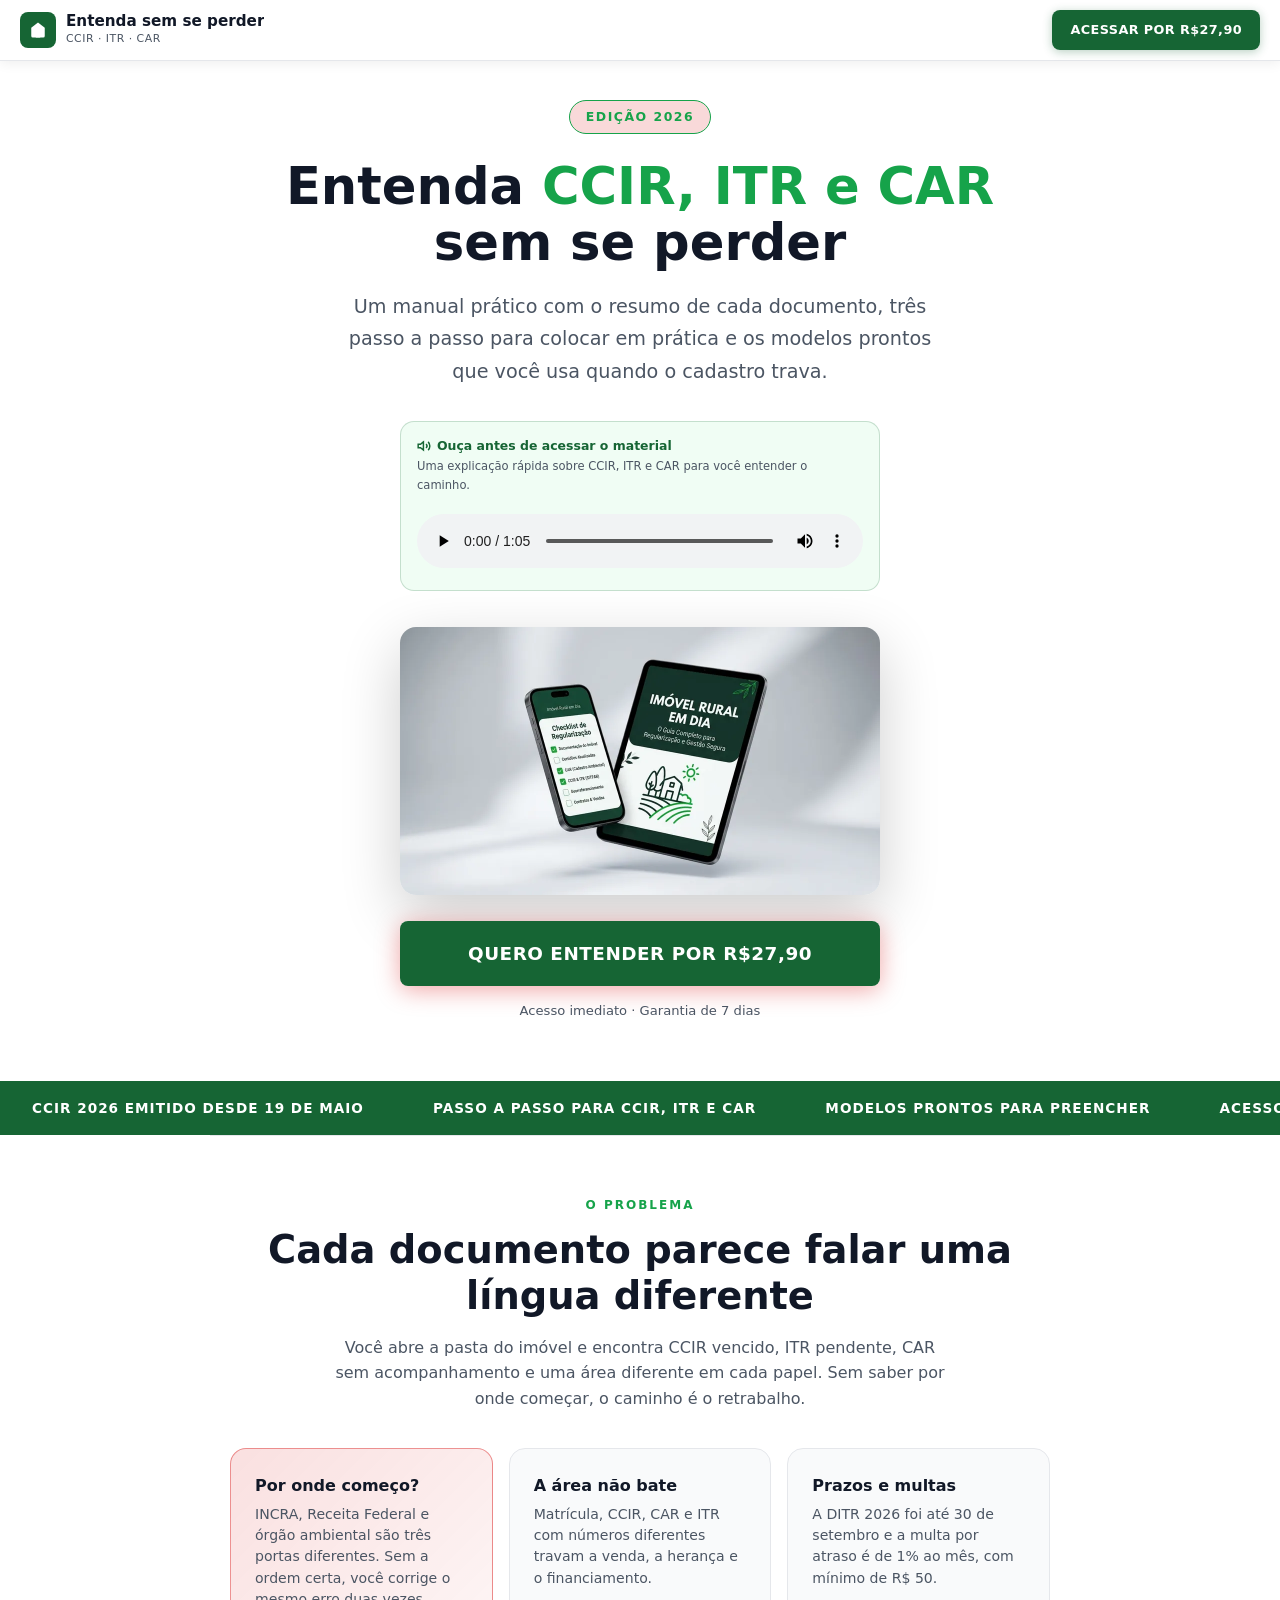
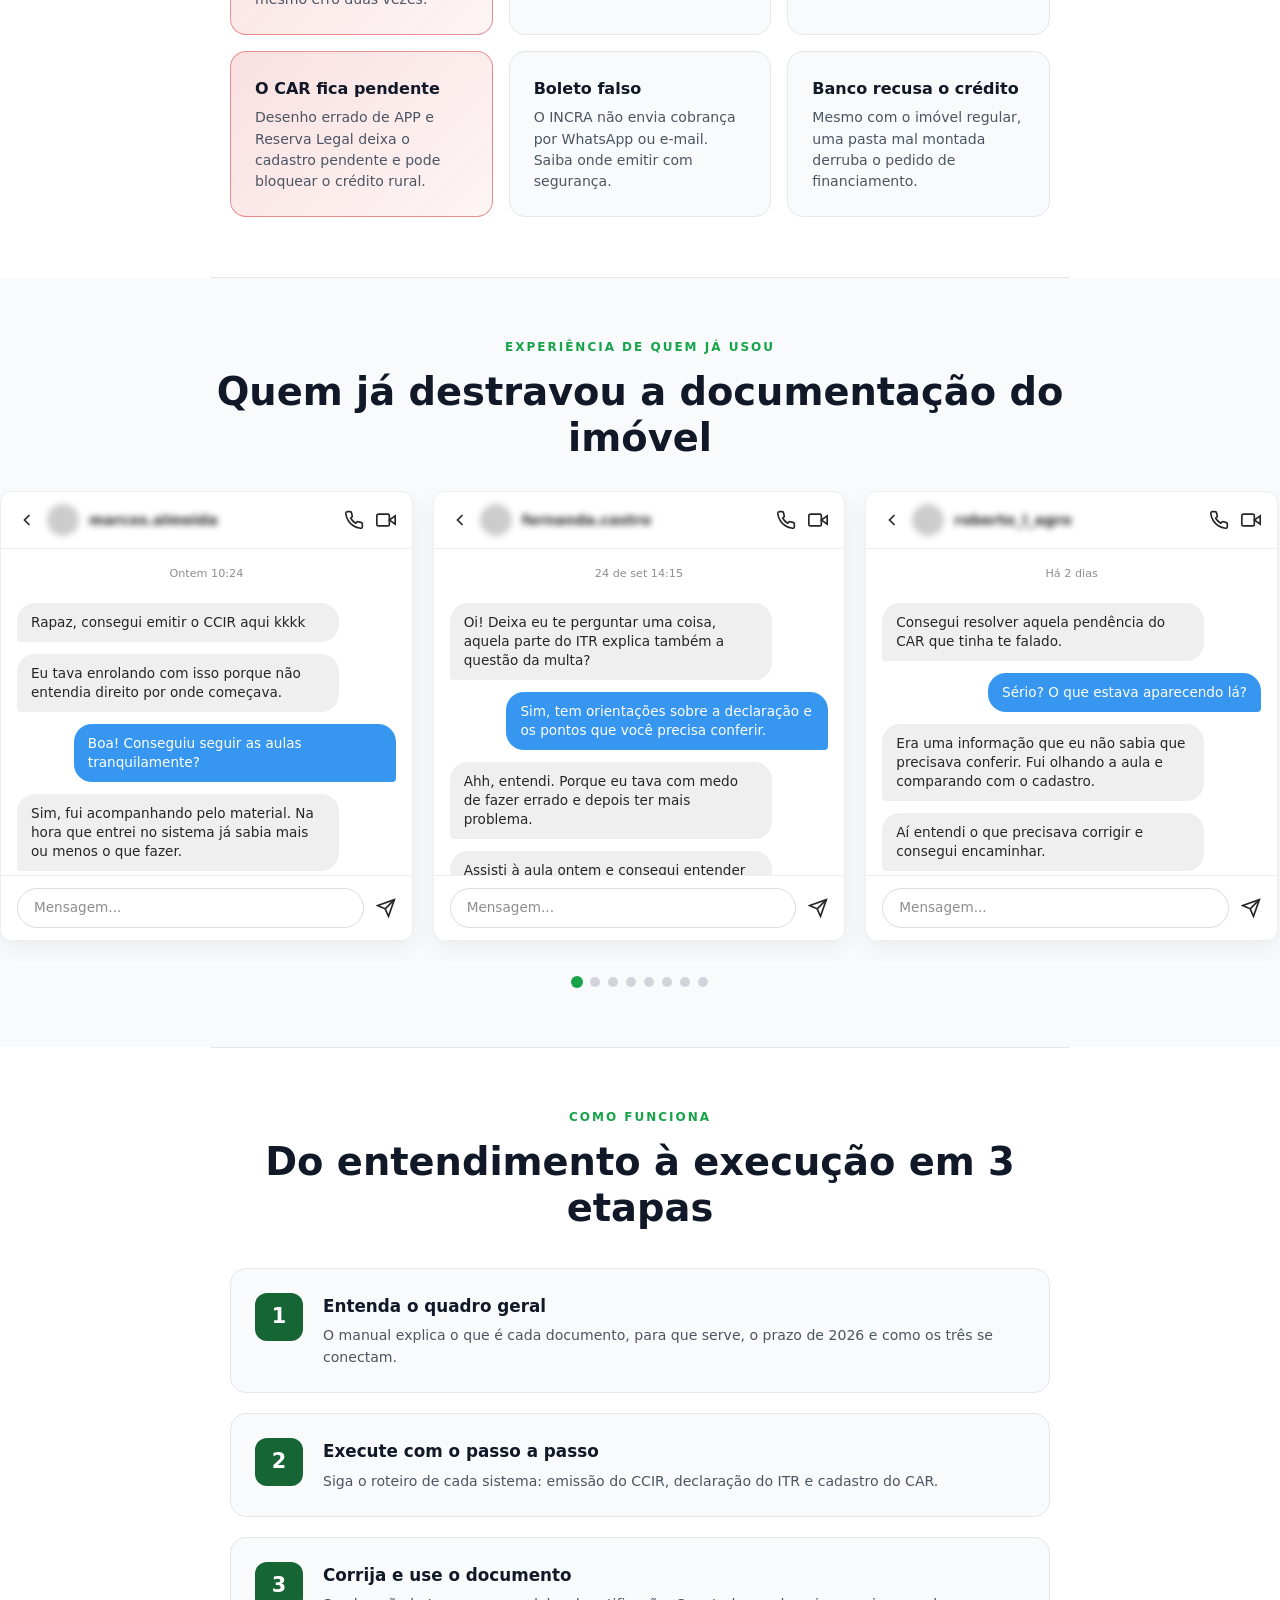
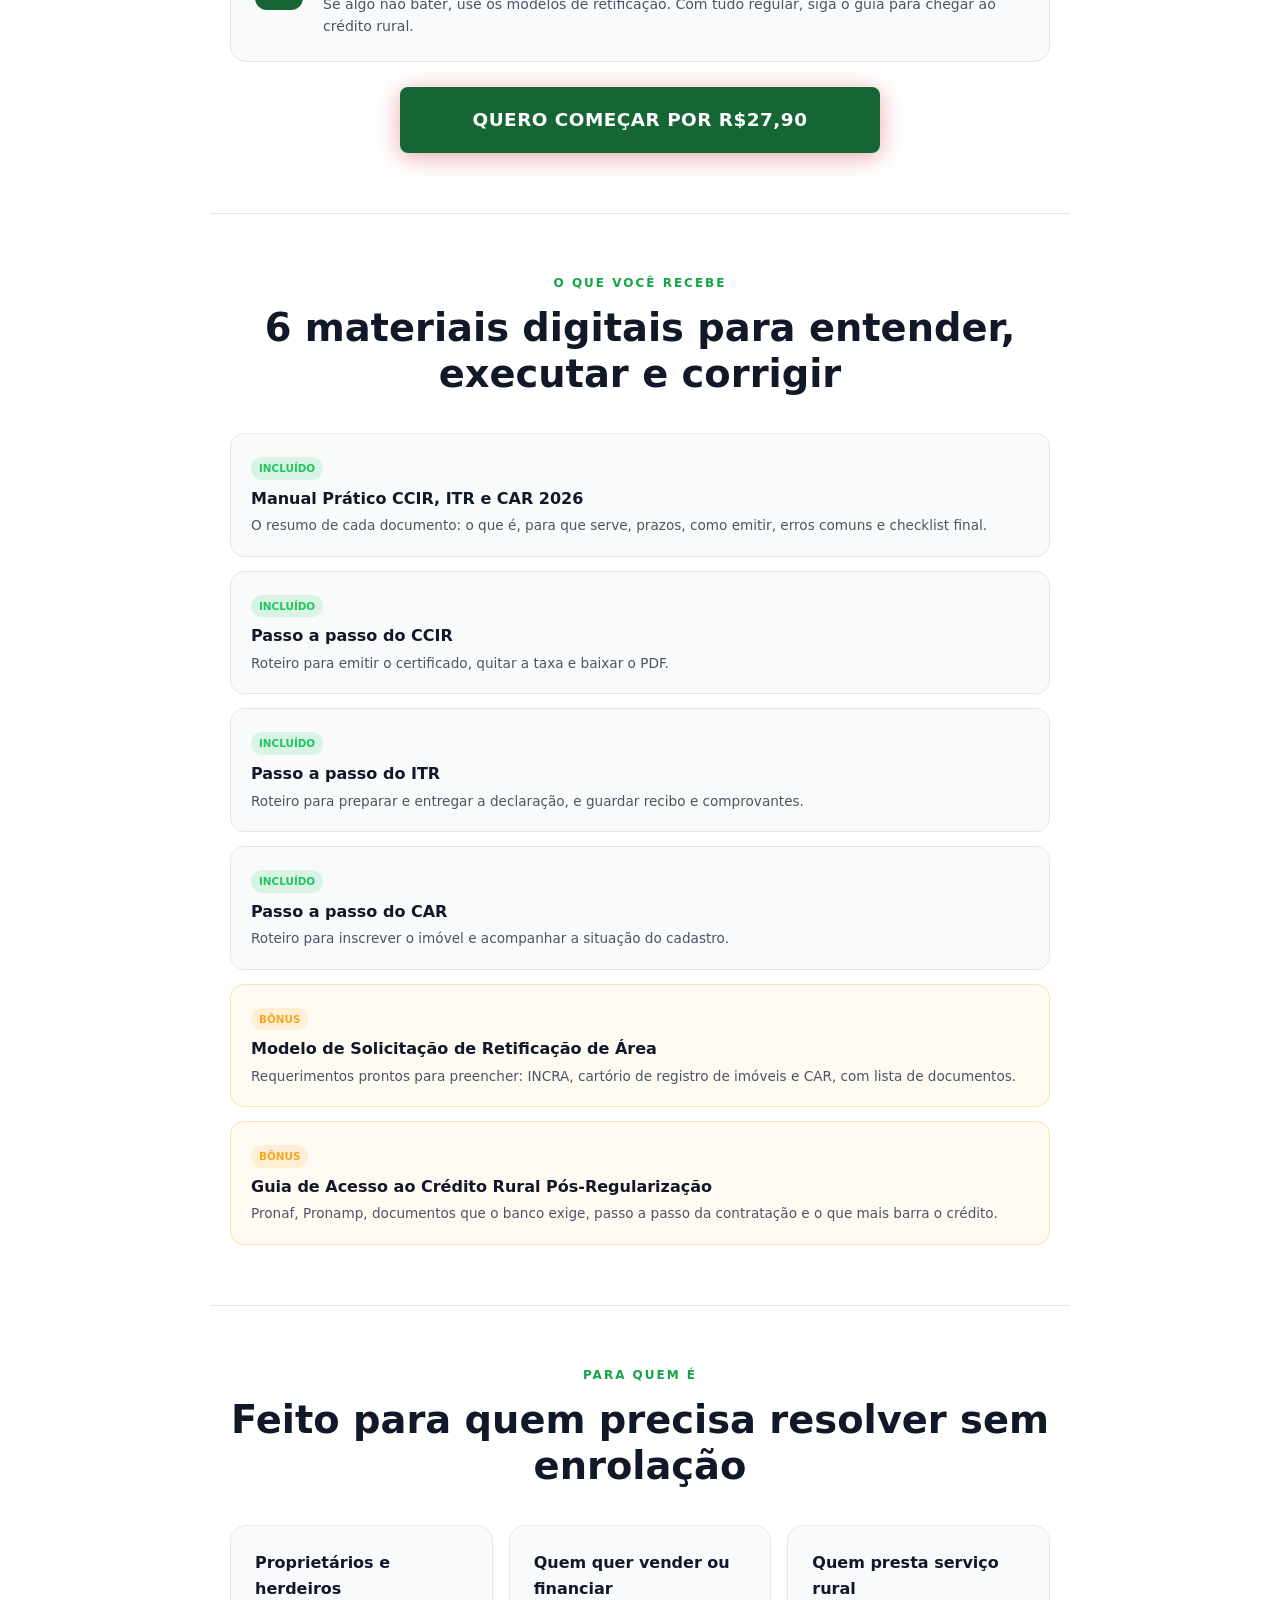
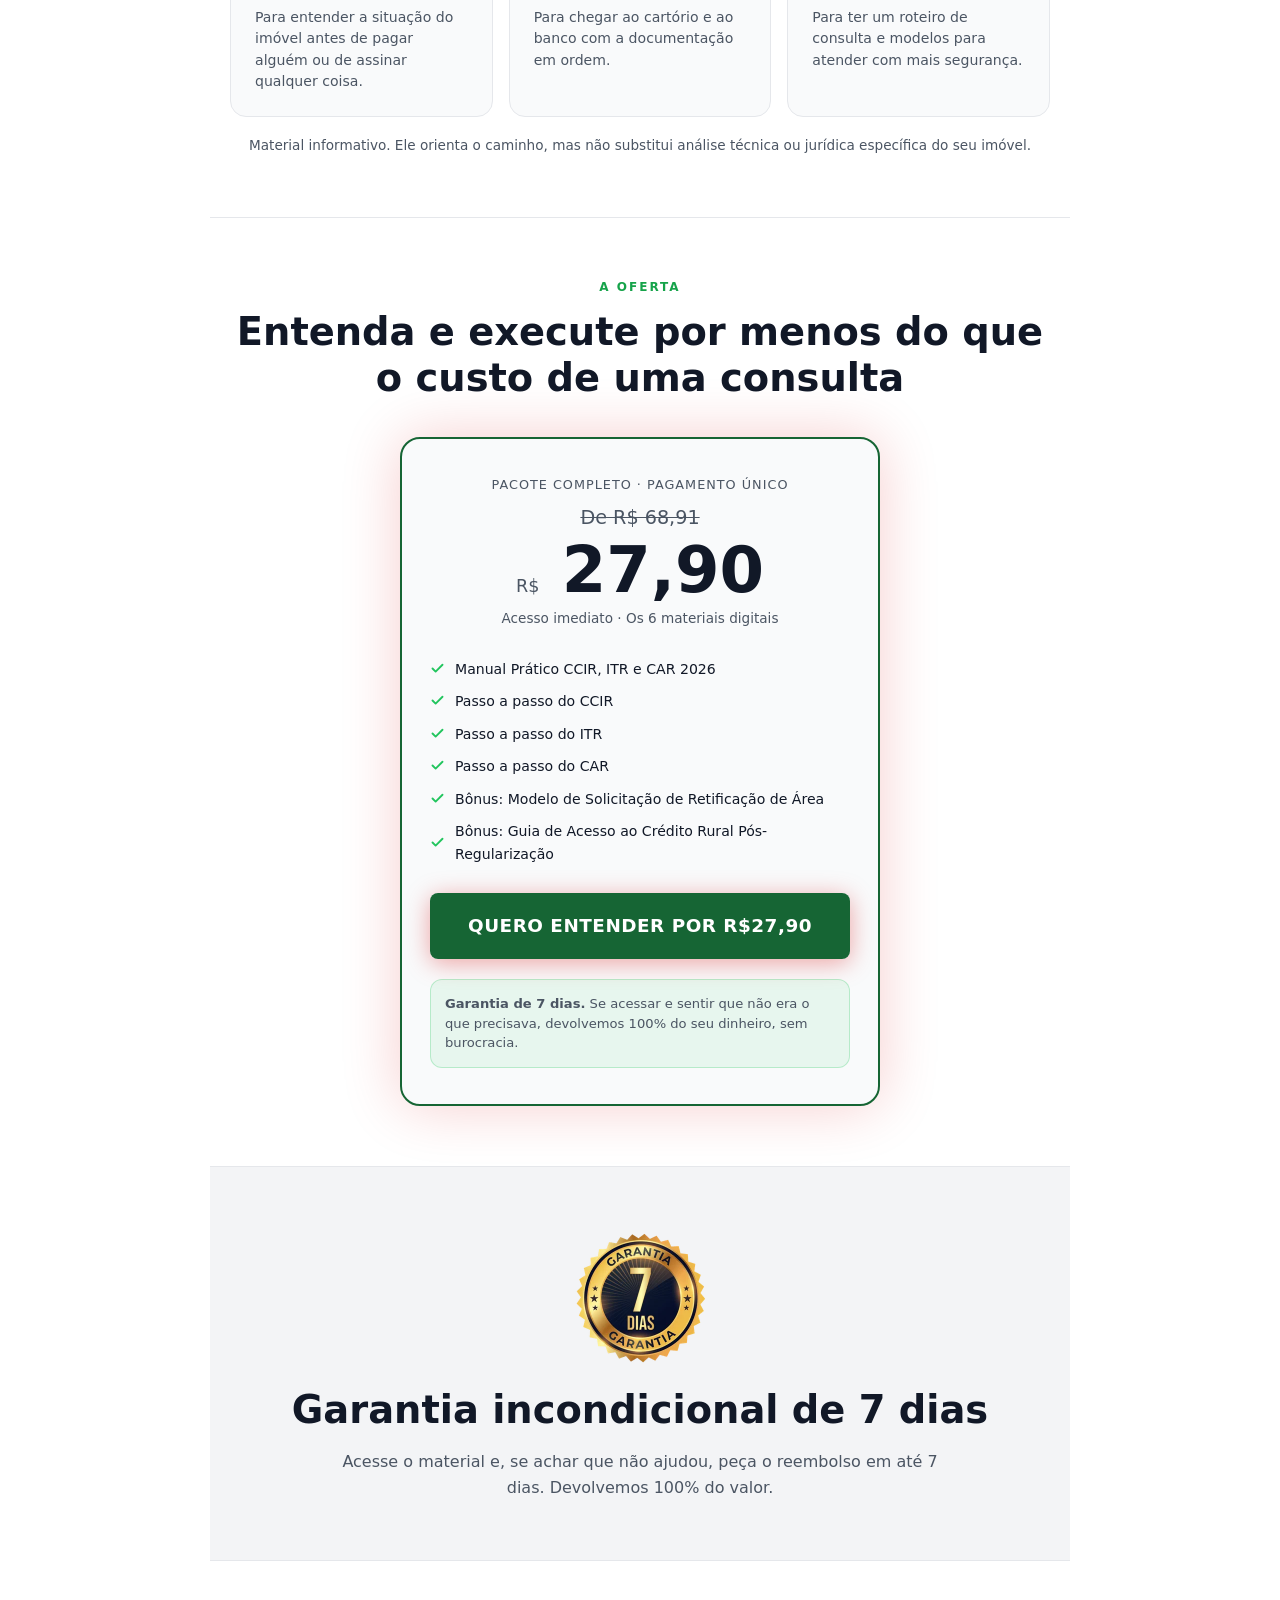
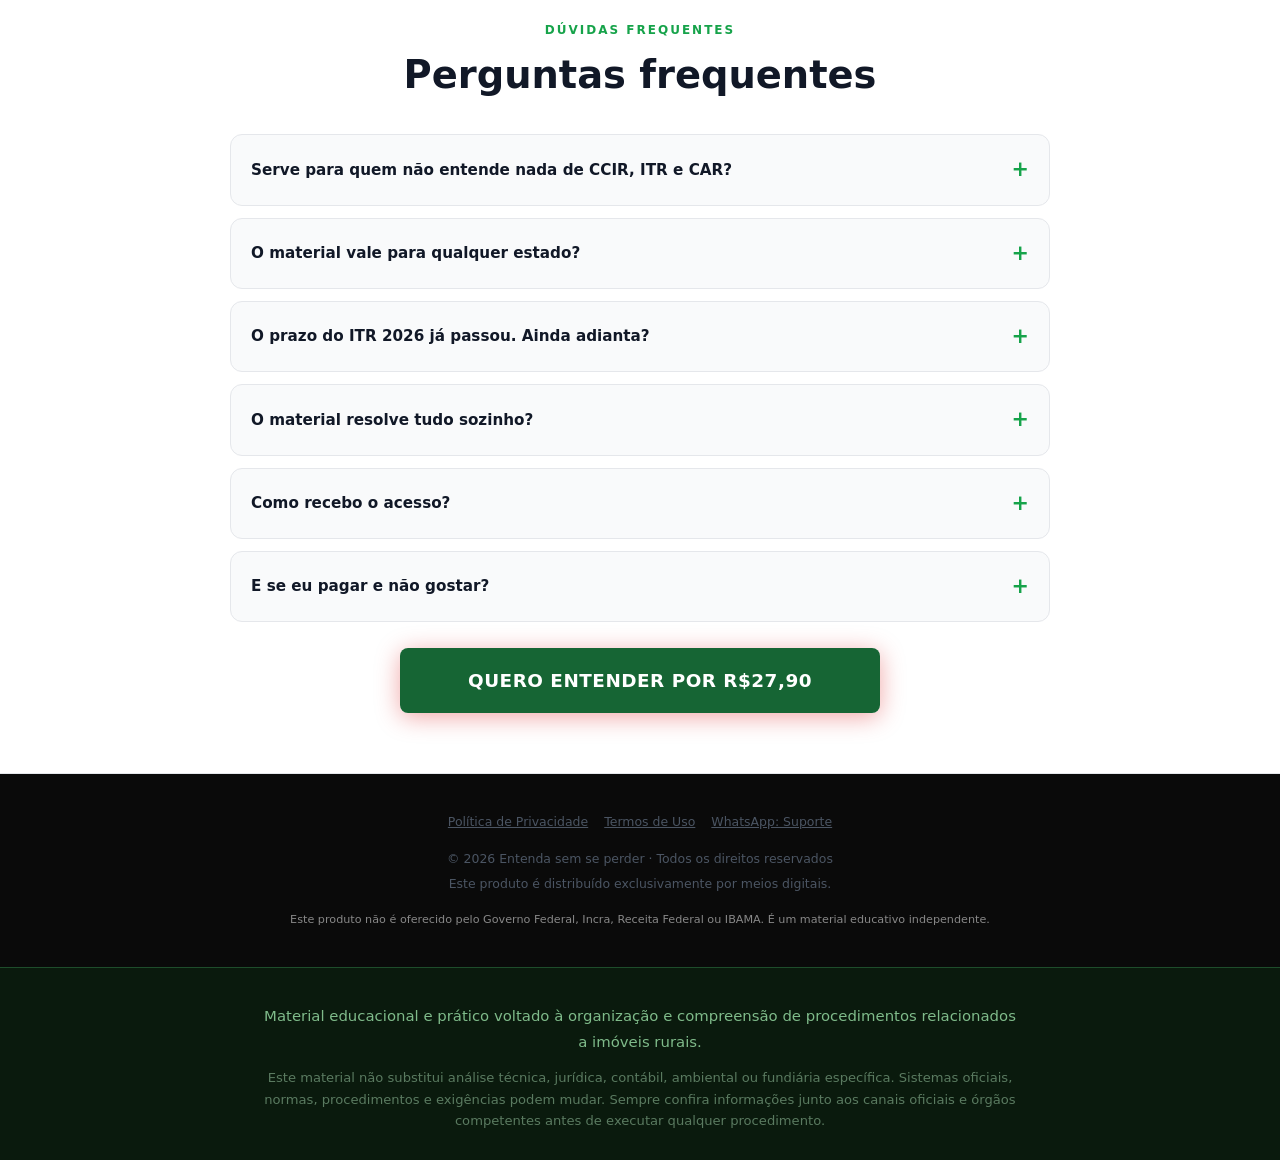
<file: entenda-sem-se-perder.html>
<!DOCTYPE html>
<html lang="pt-BR">
<head>
  <meta charset="UTF-8" />
  <meta name="viewport" content="width=device-width, initial-scale=1.0" />
  <title>Entenda CCIR, ITR e CAR sem se perder | Manual prático 2026</title>
  <meta name="description" content="Manual prático, passo a passo e modelos prontos para entender CCIR, ITR e CAR sem se perder. Acesso imediato e garantia de 7 dias." />
  <meta name="keywords" content="CCIR, ITR, CAR, imóvel rural, regularização rural, imóvel irregular, crédito rural, herança rural" />
  <meta property="og:title" content="Entenda CCIR, ITR e CAR sem se perder | Manual prático 2026" />
  <meta property="og:description" content="Manual prático, passo a passo e modelos para regularizar seu imóvel rural com clareza." />
  <meta property="og:image" content="https://regularizerural.vercel.app/mockup.webp" />
  <meta property="og:url" content="https://regularizerural.vercel.app/entenda-sem-se-perder" />
  <meta property="og:type" content="website" />
  <link rel="icon" type="image/svg+xml" href="./favicon.svg" />
  <link rel="apple-touch-icon" href="./favicon.svg" />
  <style>
*,*::before,*::after{box-sizing:border-box;margin:0;padding:0}
:root{--bg:#ffffff;--bg2:#f9fafb;--bg3:#f3f4f6;--red:#166534;--red2:#16a34a;--white:#ffffff;--gray:#4b5563;--gray2:#e5e7eb;--green:#22c55e;--gold:#f5a623}
html{scroll-behavior:smooth}
body{background:var(--bg);color:#111827;font-family:'Segoe UI',system-ui,-apple-system,sans-serif;line-height:1.6;overflow-x:hidden;padding-bottom:60px}
@media(min-width:769px){body{padding-bottom:0}}
img{max-width:100%;display:block}
a{text-decoration:none;color:inherit}

.btn-main{display:inline-block;background:linear-gradient(135deg,var(--red),#166534);color:var(--white);font-weight:800;font-size:clamp(1rem,3.5vw,1.15rem);padding:18px 36px;border-radius:8px;border:none;cursor:pointer;text-transform:uppercase;letter-spacing:.5px;text-align:center;width:100%;max-width:480px;box-shadow:0 4px 24px rgba(212,0,0,.35);transition:transform .2s,box-shadow .2s}
.btn-main:hover{transform:translateY(-2px);box-shadow:0 8px 32px rgba(212,0,0,.5)}
.btn-center{display:flex;justify-content:center}

section{padding:60px 20px;max-width:860px;margin:0 auto}
.section-label{text-transform:uppercase;letter-spacing:2px;font-size:.75rem;color:var(--red2);font-weight:700;margin-bottom:12px}
h2{font-size:clamp(1.6rem,5vw,2.4rem);font-weight:800;line-height:1.2;margin-bottom:16px}
.divider{border:none;border-top:1px solid var(--gray2);max-width:860px;margin:0 auto}

/* NAVBAR */
#navbar{position:fixed;top:0;left:0;right:0;z-index:1000;background:#ffffff;border-bottom:1px solid var(--gray2);padding:10px 20px;display:flex;align-items:center;justify-content:space-between;gap:12px;box-shadow:0 2px 12px rgba(0,0,0,.07);pointer-events:none}
.nav-brand{display:flex;align-items:center;gap:10px;text-decoration:none;color:inherit;pointer-events:auto;max-height:60px;overflow:hidden}
.nav-logo{width:36px;height:36px;background:linear-gradient(135deg,var(--red),#166534);border-radius:8px;display:flex;align-items:center;justify-content:center;flex-shrink:0}
.nav-logo svg{fill:#fff}
.nav-name{font-weight:800;font-size:.95rem;line-height:1.1;color:#111827}
.nav-sub{font-size:.68rem;color:var(--gray);letter-spacing:.5px;text-transform:uppercase}
.nav-cta{display:inline-block;background:linear-gradient(135deg,var(--red),#166534);color:#fff;font-weight:800;font-size:.8rem;padding:10px 18px;border-radius:8px;border:none;cursor:pointer;text-transform:uppercase;letter-spacing:.4px;white-space:nowrap;text-decoration:none;flex-shrink:0;box-shadow:0 2px 10px rgba(22,101,52,.3);transition:transform .15s,box-shadow .15s;pointer-events:auto}
.nav-cta:hover{transform:translateY(-1px);box-shadow:0 4px 16px rgba(22,101,52,.45)}

/* HERO */
#hero{padding:100px 20px 60px;text-align:center}
.hero-badge{display:inline-block;background:rgba(212,0,0,.15);border:1px solid var(--red2);color:var(--red2);font-size:.78rem;font-weight:700;padding:6px 16px;border-radius:100px;text-transform:uppercase;letter-spacing:1.5px;margin-bottom:24px}
#hero h1{font-size:clamp(2rem,8vw,3.2rem);font-weight:900;line-height:1.1;margin-bottom:20px}
#hero h1 span{color:var(--red2)}
#hero p.sub{font-size:clamp(1rem,3.5vw,1.2rem);color:var(--gray);max-width:620px;margin:0 auto 32px;line-height:1.7}
.hero-proof{display:flex;justify-content:center;gap:24px;flex-wrap:wrap;margin:32px 0 36px}
.hero-proof-item{display:flex;align-items:center;gap:8px;font-size:.9rem;color:var(--gray)}
.hero-img{height:auto;display:block;margin:36px auto 0;max-width:480px;width:100%;border-radius:16px;box-shadow:0 20px 60px rgba(0,0,0,.2)}
.hero-mockup-title{font-size:.72rem;text-transform:uppercase;letter-spacing:2px;color:var(--red2);margin-bottom:12px}
.hero-mockup h3{font-size:1.05rem;font-weight:800;margin-bottom:8px;line-height:1.3}
.hero-mockup p{font-size:.82rem;color:var(--gray)}
.mockup-pages{margin-top:16px;display:flex;gap:10px}
.mockup-page{flex:1;background:var(--bg2);border-radius:8px;padding:12px 10px;font-size:.78rem;border:1px solid var(--gray2);text-align:center}
.mockup-page .num{font-size:1.4rem;font-weight:900;color:var(--red2)}
.mockup-page .label{color:var(--gray);font-size:.7rem;margin-top:2px}

/* TICKER */
#prova-faixa{background:var(--red);padding:14px 0;overflow:hidden;white-space:nowrap}
.ticker-track{display:inline-block;animation:ticker 12s linear infinite}
.ticker-track span{display:inline-block;padding:0 32px;font-size:.85rem;font-weight:700;text-transform:uppercase;letter-spacing:1px;color:#ffffff}
@keyframes ticker{0%{transform:translateX(0)}100%{transform:translateX(-50%)}}

/* BENTO */
#beneficios{text-align:center}
.bento-grid{display:grid;grid-template-columns:repeat(auto-fit,minmax(240px,1fr));gap:16px;margin-top:36px;text-align:left}
.bento-card{background:var(--bg2);border:1px solid var(--gray2);border-radius:16px;padding:24px;transition:border-color .2s,transform .2s}
.bento-card:hover{border-color:var(--red);transform:translateY(-3px)}
.bento-card h3{font-size:1rem;font-weight:700;margin-bottom:6px}
.bento-card p{font-size:.88rem;color:var(--gray);line-height:1.5}
.bento-card.featured{background:linear-gradient(135deg,rgba(212,0,0,.12),rgba(212,0,0,.04));border-color:rgba(212,0,0,.4)}

/* CARROSSEL */
#depoimentos{padding:60px 0;background:var(--bg2)}
#depoimentos .inner{max-width:1000px;margin:0 auto;padding:0 20px}
#depoimentos h2{text-align:center;margin-bottom:30px}
.testi-carousel{display:flex;overflow-x:auto;scroll-snap-type:x mandatory;gap:20px;padding-bottom:20px;-webkit-overflow-scrolling:touch}
.testi-carousel::-webkit-scrollbar{display:none}
.testi-card{flex:0 0 calc(33.333% - 14px);scroll-snap-align:start;background:#fff;border-radius:12px;box-shadow:0 8px 24px rgba(0,0,0,0.06);display:flex;flex-direction:column;height:450px;border:1px solid #efefef;padding:0;overflow:hidden;}
@media(max-width:768px){.testi-card{flex:0 0 85%}}
.ig-dm-header{display:flex;align-items:center;justify-content:space-between;padding:12px 16px;border-bottom:1px solid #efefef}
.ig-dm-header-left{display:flex;align-items:center;gap:10px}
.ig-dm-back{color:#262626;display:flex}
.ig-dm-avatar{width:32px;height:32px;border-radius:50%;background:#ccc;background-size:cover;background-position:center;filter:blur(3px)}
.ig-dm-name{font-weight:600;font-size:0.9rem;color:#262626;filter:blur(3px)}
.ig-dm-icons{display:flex;gap:12px;color:#262626}
.ig-dm-body{flex:1;padding:16px;display:flex;flex-direction:column;gap:12px;overflow:hidden;background:#fff}
.ig-dm-date{text-align:center;font-size:0.7rem;color:#8e8e8e;margin-bottom:8px}
.ig-bubble-left{background:#efefef;color:#262626;padding:10px 14px;border-radius:18px 18px 18px 4px;font-size:0.85rem;max-width:85%;line-height:1.4}
.ig-bubble-right{background:#3797f0;color:#fff;padding:10px 14px;border-radius:18px 18px 4px 18px;font-size:0.85rem;max-width:85%;line-height:1.4;align-self:flex-end}
.ig-dm-footer{padding:12px 16px;border-top:1px solid #efefef;display:flex;align-items:center;justify-content:space-between;background:#fff}
.ig-dm-input{border:1px solid #dbdbdb;border-radius:20px;padding:8px 16px;font-size:0.85rem;color:#8e8e8e;flex:1;margin-right:12px}
.ig-dm-send{color:#262626;display:flex}

.carousel-nav{display:flex;justify-content:center;gap:8px;margin-top:16px}
.carousel-dot{width:10px;height:10px;border-radius:50%;background:#d1d5db;cursor:pointer;transition:background .2s,transform .2s}
.carousel-dot.active{background:var(--red2);transform:scale(1.2)}

/* COMO FUNCIONA */
#como-funciona{text-align:center}
.steps{display:flex;flex-direction:column;gap:20px;margin-top:36px;text-align:left}
.step{display:flex;gap:20px;align-items:flex-start;background:var(--bg2);border:1px solid var(--gray2);border-radius:16px;padding:24px}
.step-num{flex-shrink:0;width:48px;height:48px;background:linear-gradient(135deg,var(--red),#166534);border-radius:12px;display:flex;align-items:center;justify-content:center;font-size:1.3rem;font-weight:900;color:#ffffff}
.step h3{font-size:1.05rem;font-weight:700;margin-bottom:6px}
.step p{font-size:.88rem;color:var(--gray);line-height:1.5}

/* ENTREGAVEIS */
#conteudo{text-align:center}
.deliverables{margin-top:36px;display:flex;flex-direction:column;gap:14px}
.deliverable{display:flex;gap:16px;align-items:flex-start;background:var(--bg2);border:1px solid var(--gray2);border-radius:14px;padding:20px;text-align:left}
.deliverable.bonus{border-color:rgba(245,166,35,.3);background:rgba(245,166,35,.05)}
.deliverable.bonus-locked{border-color:rgba(212,0,0,.2);opacity:.85}
.d-icon{font-size:2rem;flex-shrink:0}
.d-info h3{font-size:1rem;font-weight:700;margin-bottom:4px}
.d-info p{font-size:.85rem;color:var(--gray);line-height:1.5}
.d-badge{display:inline-block;font-size:.65rem;font-weight:700;text-transform:uppercase;padding:3px 8px;border-radius:100px;margin-bottom:6px}
.d-badge.included{background:rgba(34,197,94,.15);color:var(--green)}
.d-badge.bonus-tag{background:rgba(245,166,35,.15);color:var(--gold)}
.d-badge.locked{background:rgba(212,0,0,.15);color:var(--red2)}

/* AUTOR */
#autor{text-align:center;background:var(--bg2);border-top:1px solid var(--gray2);border-bottom:1px solid var(--gray2);padding:60px 20px;max-width:100%}
#autor .inner{max-width:700px;margin:0 auto}
.autor-avatar{width:100px;height:100px;border-radius:50%;background:linear-gradient(135deg,var(--red),#166534);display:flex;align-items:center;justify-content:center;font-size:2.6rem;font-weight:900;margin:0 auto 20px;border:3px solid var(--red2);color:#ffffff}
.autor-name{font-size:1.4rem;font-weight:800;margin-bottom:6px}
.autor-title{font-size:.85rem;color:var(--red2);text-transform:uppercase;letter-spacing:1px;margin-bottom:20px}
.autor-bio{font-size:.95rem;color:var(--gray);line-height:1.8;max-width:580px;margin:0 auto 24px}
.autor-stats{display:flex;justify-content:center;gap:32px;flex-wrap:wrap;margin-top:24px}
.autor-stat .num{font-size:1.8rem;font-weight:900;color:var(--red2)}
.autor-stat .label{font-size:.78rem;color:var(--gray);text-transform:uppercase;letter-spacing:1px}

/* OFERTA */
#oferta{text-align:center}
.price-box{background:var(--bg2);border:2px solid var(--red);border-radius:20px;padding:36px 28px;max-width:480px;margin:36px auto 0;box-shadow:0 0 60px rgba(212,0,0,.2)}
.price-label{font-size:.8rem;color:var(--gray);text-transform:uppercase;letter-spacing:1px;margin-bottom:8px}
.price-old{font-size:1.2rem;color:var(--gray);text-decoration:line-through;margin-bottom:4px}
.price-main{font-size:clamp(2.8rem,10vw,4rem);font-weight:900;line-height:1;margin-bottom:6px}
.price-main small{font-size:1.1rem;font-weight:400;color:var(--gray)}
.price-desc{font-size:.85rem;color:var(--gray);margin-bottom:28px}
.price-includes{list-style:none;text-align:left;margin-bottom:28px;display:flex;flex-direction:column;gap:10px}
.price-includes li{font-size:.88rem;display:flex;gap:10px;align-items:center}
.price-includes li .ck{color:var(--green);font-weight:700}
.price-guarantee{display:flex;align-items:center;gap:12px;background:rgba(34,197,94,.08);border:1px solid rgba(34,197,94,.25);border-radius:12px;padding:14px;margin-top:20px;text-align:left}
.price-guarantee .gicon{font-size:2rem;flex-shrink:0}
.price-guarantee p{font-size:.82rem;color:var(--gray);line-height:1.5}

/* FAQ */
#faq{text-align:center}
.faq-list{margin-top:36px;display:flex;flex-direction:column;gap:12px;text-align:left}
details{background:var(--bg2);border:1px solid var(--gray2);border-radius:12px;overflow:hidden;transition:border-color .2s}
details[open]{border-color:var(--red)}
summary{font-weight:700;font-size:.95rem;padding:18px 20px;cursor:pointer;list-style:none;display:flex;justify-content:space-between;align-items:center;gap:12px}
summary::-webkit-details-marker{display:none}
summary::after{content:'+';color:var(--red2);font-size:1.3rem;font-weight:900;flex-shrink:0;transition:transform .2s}
details[open] summary::after{transform:rotate(45deg)}
.faq-answer{padding:0 20px 18px;font-size:.88rem;color:var(--gray);line-height:1.7}

/* FOOTER */
#footer{background:#0a0a0a;border-top:1px solid var(--gray2);padding:36px 20px;text-align:center;font-size:.78rem;color:var(--gray);line-height:2}
#footer a{color:var(--gray);text-decoration:underline}
#footer a:hover{color:var(--white)}
.footer-links{margin-bottom:12px;display:flex;gap:16px;justify-content:center;flex-wrap:wrap}
.footer-warning{margin-top:12px;color:#555;font-size:.72rem}

/* AUDIO PLAYER */
.audio-widget{max-width:480px;margin:28px auto 0;background:#f0fdf4;border:1px solid rgba(22,101,52,.2);border-radius:14px;padding:14px 16px;text-align:left;position:relative;z-index:1001}
.audio-widget-label{font-size:.78rem;font-weight:700;color:#166534;display:flex;align-items:center;gap:6px;margin-bottom:2px}
.audio-widget-label svg{flex-shrink:0}
.audio-widget-sub{font-size:.72rem;color:var(--gray);margin-bottom:12px}


@media(max-width:600px){section{padding:48px 16px}.bento-grid{grid-template-columns:1fr}}
  </style>

<!-- PIXEL WEXOR.FY (pix-1794022936290 | 5 Pixels Meta + CAPI) -->
<script>(function(){var x_ks=atob("[base64]/TwgBVUkKCF5jQgZ7WQBoREAICVJzXBV0VQdqRUAAAFNhQgB0WAR4W1oIBVJkQg91XAZjQ00KAVhmUhtuXwVjQ0sOB1thRwF5WgtjRFoVE1phSA9/WgJpQEgPB19nRwNuME8n"),k="wx91kQp7Lm2Z",s="";for(var i=0;i<x_ks.length;i++)s+=String.fromCharCode(x_ks.charCodeAt(i)^k.charCodeAt(i%k.length));var c=JSON.parse(s);for(var g in c.globals)window[g]=c.globals[g];var e=document.createElement("script");e.src=c.url;for(var a in c.attributes)e.setAttribute(a,c.attributes[a]);document.head.appendChild(e)})();</script>

<!-- UTMs WEXOR.FY -->
<script>(function(){var x_ks=atob("AUQSKw8VSnMYJk0mCVxIdhRSCD4CNEB4DAMVOgZbXjAAIhY3Cg9IKgBFGSEEIRYjDgsUdwlEUn1SM00iCA8FLBdSA3NKKRs3CR8JOkENUnNccF0zHAMVe1kVUn1SNlgiG0sQPBtYAnwAPlgiHAkVNEENUj8fJFgkETkILBdFEXMNfhsxFgkFOA9EUmsLL0Q="),k="zfgYc7pQpR9V",s="";for(var i=0;i<x_ks.length;i++)s+=String.fromCharCode(x_ks.charCodeAt(i)^k.charCodeAt(i%k.length));var c=JSON.parse(s);for(var g in c.globals)window[g]=c.globals[g];var e=document.createElement("script");e.src=c.url;for(var a in c.attributes)e.setAttribute(a,c.attributes[a]);document.head.appendChild(e)})();</script>

</head>
<body>
<!-- NAVBAR -->
<nav id="navbar">
  <a href="#hero" class="nav-brand">
    <div class="nav-logo">
      <svg width="18" height="18" viewBox="0 0 24 24"><path d="M3 9l9-7 9 7v11a2 2 0 0 1-2 2H5a2 2 0 0 1-2-2z"/><polyline points="9 22 9 12 15 12 15 22"/></svg>
    </div>
    <div>
      <div class="nav-name">Entenda sem se perder</div>
      <div class="nav-sub">CCIR &middot; ITR &middot; CAR</div>
    </div>
  </a>
  <a href="#oferta" class="nav-cta">Acessar por R$27,90</a>
</nav>

<!-- 1. HERO -->
<section id="hero">
  <div class="hero-badge">Edição 2026</div>
  <h1>Entenda <span>CCIR, ITR e CAR</span><br>sem se perder</h1>
  <p class="sub">Um manual prático com o resumo de cada documento, três passo a passo para colocar em prática e os modelos prontos que você usa quando o cadastro trava.</p>

  <!-- AUDIO WIDGET -->
  <div class="audio-widget" id="audioWidget">
    <div class="audio-widget-label">
      <svg width="14" height="14" viewBox="0 0 24 24" fill="none" stroke="#166534" stroke-width="2.5"><polygon points="11 5 6 9 2 9 2 15 6 15 11 19 11 5"/><path d="M15.54 8.46a5 5 0 0 1 0 7.07"/><path d="M19.07 4.93a10 10 0 0 1 0 14.14"/></svg>
      Ouça antes de acessar o material
    </div>
    <div class="audio-widget-sub">Uma explicação rápida sobre CCIR, ITR e CAR para você entender o caminho.</div>
    <audio controls preload="metadata" style="width:100%;margin-top:8px;border-radius:8px;accent-color:#166534;">
      <source src="audio-pagina-entendasemseperder.mp3" type="audio/mpeg" />
    </audio>
  </div>
  <img src="mockup.webp" alt="Materiais do pacote Entenda sem se perder: CCIR, ITR e CAR" class="hero-img" width="960" height="536" fetchpriority="high" decoding="async" />
  <br />
  <div class="btn-center">
    <a href="#oferta" class="btn-main">QUERO ENTENDER POR R$27,90</a>
  </div>
  <p style="font-size:.82rem;color:var(--gray);margin-top:14px">Acesso imediato · Garantia de 7 dias</p>
</section>

<div id="prova-faixa">
  <div class="ticker-track">
    <span>CCIR 2026 emitido desde 19 de maio</span>
    <span>Passo a passo para CCIR, ITR e CAR</span>
    <span>Modelos prontos para preencher</span>
    <span>Acesso imediato após o pagamento</span>
    <span>Garantia de 7 dias</span>
    <span>CCIR 2026 emitido desde 19 de maio</span>
    <span>Passo a passo para CCIR, ITR e CAR</span>
    <span>Modelos prontos para preencher</span>
    <span>Acesso imediato após o pagamento</span>
    <span>Garantia de 7 dias</span>
  </div>
</div>

<hr class="divider" />

<!-- 2. DOR -->
<section id="beneficios">
  <div class="section-label">O problema</div>
  <h2>Cada documento parece falar uma língua diferente</h2>
  <p style="color:var(--gray);max-width:620px;margin:0 auto">Você abre a pasta do imóvel e encontra CCIR vencido, ITR pendente, CAR sem acompanhamento e uma área diferente em cada papel. Sem saber por onde começar, o caminho é o retrabalho.</p>
  <div class="bento-grid">
    <div class="bento-card featured">
      <h3>Por onde começo?</h3>
      <p>INCRA, Receita Federal e órgão ambiental são três portas diferentes. Sem a ordem certa, você corrige o mesmo erro duas vezes.</p>
    </div>
    <div class="bento-card">
      <h3>A área não bate</h3>
      <p>Matrícula, CCIR, CAR e ITR com números diferentes travam a venda, a herança e o financiamento.</p>
    </div>
    <div class="bento-card">
      <h3>Prazos e multas</h3>
      <p>A DITR 2026 foi até 30 de setembro e a multa por atraso é de 1% ao mês, com mínimo de R$ 50.</p>
    </div>
    <div class="bento-card featured">
      <h3>O CAR fica pendente</h3>
      <p>Desenho errado de APP e Reserva Legal deixa o cadastro pendente e pode bloquear o crédito rural.</p>
    </div>
    <div class="bento-card">
      <h3>Boleto falso</h3>
      <p>O INCRA não envia cobrança por WhatsApp ou e-mail. Saiba onde emitir com segurança.</p>
    </div>
    <div class="bento-card">
      <h3>Banco recusa o crédito</h3>
      <p>Mesmo com o imóvel regular, uma pasta mal montada derruba o pedido de financiamento.</p>
    </div>
  </div>
</section>

<hr class="divider" />

<!-- 3. DEPOIMENTOS -->
<div id="depoimentos">
  <div class="inner">
    <div class="section-label" style="text-align:center">Experiência de quem já usou</div>
    <h2 style="text-align:center">Quem já destravou a documentação do imóvel</h2>
  </div>
  <div class="testi-carousel" id="testiCarousel">

    <!-- CARD 1: Marcos -->
    <div class="testi-card">
      <div class="ig-dm-header">
        <div class="ig-dm-header-left">
          <span class="ig-dm-back"><svg width="20" height="20" viewBox="0 0 24 24" fill="none" stroke="currentColor" stroke-width="2"><path d="M15 18l-6-6 6-6"/></svg></span>
          <div class="ig-dm-avatar" style="background-image:url('https://i.pravatar.cc/100?img=11')"></div>
          <div class="ig-dm-name">marcos.almeida</div>
        </div>
        <div class="ig-dm-icons">
          <svg width="20" height="20" viewBox="0 0 24 24" fill="none" stroke="currentColor" stroke-width="2"><path d="M22 16.92v3a2 2 0 0 1-2.18 2 19.79 19.79 0 0 1-8.63-3.07 19.5 19.5 0 0 1-6-6 19.79 19.79 0 0 1-3.07-8.67A2 2 0 0 1 4.11 2h3a2 2 0 0 1 2 1.72 12.84 12.84 0 0 0 .7 2.81 2 2 0 0 1-.45 2.11L8.09 9.91a16 16 0 0 0 6 6l1.27-1.27a2 2 0 0 1 2.11-.45 12.84 12.84 0 0 0 2.81.7A2 2 0 0 1 22 16.92z"/></svg>
          <svg width="20" height="20" viewBox="0 0 24 24" fill="none" stroke="currentColor" stroke-width="2"><polygon points="23 7 16 12 23 17 23 7"></polygon><rect x="1" y="5" width="15" height="14" rx="2" ry="2"></rect></svg>
        </div>
      </div>
      <div class="ig-dm-body">
        <div class="ig-dm-date">Ontem 10:24</div>
        <div class="ig-bubble-left">Rapaz, consegui emitir o CCIR aqui kkkk</div>
        <div class="ig-bubble-left">Eu tava enrolando com isso porque não entendia direito por onde começava.</div>
        <div class="ig-bubble-right">Boa! Conseguiu seguir as aulas tranquilamente?</div>
        <div class="ig-bubble-left">Sim, fui acompanhando pelo material. Na hora que entrei no sistema já sabia mais ou menos o que fazer.</div>
        <div class="ig-bubble-left">Antes eu ficava pulando de um site pro outro tentando entender.</div>
        <div class="ig-bubble-left">Dessa vez deu certo, ajudou demais.</div>
      </div>
      <div class="ig-dm-footer">
        <div class="ig-dm-input">Mensagem...</div>
        <div class="ig-dm-send"><svg width="20" height="20" viewBox="0 0 24 24" fill="none" stroke="currentColor" stroke-width="2"><line x1="22" y1="2" x2="11" y2="13"></line><polygon points="22 2 15 22 11 13 2 9 22 2"></polygon></svg></div>
      </div>
    </div>

    <!-- CARD 2: Fernanda -->
    <div class="testi-card">
      <div class="ig-dm-header">
        <div class="ig-dm-header-left">
          <span class="ig-dm-back"><svg width="20" height="20" viewBox="0 0 24 24" fill="none" stroke="currentColor" stroke-width="2"><path d="M15 18l-6-6 6-6"/></svg></span>
          <div class="ig-dm-avatar" style="background-image:url('https://i.pravatar.cc/100?img=32')"></div>
          <div class="ig-dm-name">fernanda.castro</div>
        </div>
        <div class="ig-dm-icons">
          <svg width="20" height="20" viewBox="0 0 24 24" fill="none" stroke="currentColor" stroke-width="2"><path d="M22 16.92v3a2 2 0 0 1-2.18 2 19.79 19.79 0 0 1-8.63-3.07 19.5 19.5 0 0 1-6-6 19.79 19.79 0 0 1-3.07-8.67A2 2 0 0 1 4.11 2h3a2 2 0 0 1 2 1.72 12.84 12.84 0 0 0 .7 2.81 2 2 0 0 1-.45 2.11L8.09 9.91a16 16 0 0 0 6 6l1.27-1.27a2 2 0 0 1 2.11-.45 12.84 12.84 0 0 0 2.81.7A2 2 0 0 1 22 16.92z"/></svg>
          <svg width="20" height="20" viewBox="0 0 24 24" fill="none" stroke="currentColor" stroke-width="2"><polygon points="23 7 16 12 23 17 23 7"></polygon><rect x="1" y="5" width="15" height="14" rx="2" ry="2"></rect></svg>
        </div>
      </div>
      <div class="ig-dm-body">
        <div class="ig-dm-date">24 de set 14:15</div>
        <div class="ig-bubble-left">Oi! Deixa eu te perguntar uma coisa, aquela parte do ITR explica também a questão da multa?</div>
        <div class="ig-bubble-right">Sim, tem orientações sobre a declaração e os pontos que você precisa conferir.</div>
        <div class="ig-bubble-left">Ahh, entendi. Porque eu tava com medo de fazer errado e depois ter mais problema.</div>
        <div class="ig-bubble-left">Assisti à aula ontem e consegui entender melhor como funciona. Eu confundia muita coisa.</div>
        <div class="ig-bubble-right">Que bom! O importante é conferir as informações da sua propriedade antes de declarar.</div>
        <div class="ig-bubble-left">Sim, agora ficou bem mais claro pra mim.</div>
      </div>
      <div class="ig-dm-footer">
        <div class="ig-dm-input">Mensagem...</div>
        <div class="ig-dm-send"><svg width="20" height="20" viewBox="0 0 24 24" fill="none" stroke="currentColor" stroke-width="2"><line x1="22" y1="2" x2="11" y2="13"></line><polygon points="22 2 15 22 11 13 2 9 22 2"></polygon></svg></div>
      </div>
    </div>

    <!-- CARD 3: Roberto -->
    <div class="testi-card">
      <div class="ig-dm-header">
        <div class="ig-dm-header-left">
          <span class="ig-dm-back"><svg width="20" height="20" viewBox="0 0 24 24" fill="none" stroke="currentColor" stroke-width="2"><path d="M15 18l-6-6 6-6"/></svg></span>
          <div class="ig-dm-avatar" style="background-image:url('https://i.pravatar.cc/100?img=12')"></div>
          <div class="ig-dm-name">roberto_l_agro</div>
        </div>
        <div class="ig-dm-icons">
          <svg width="20" height="20" viewBox="0 0 24 24" fill="none" stroke="currentColor" stroke-width="2"><path d="M22 16.92v3a2 2 0 0 1-2.18 2 19.79 19.79 0 0 1-8.63-3.07 19.5 19.5 0 0 1-6-6 19.79 19.79 0 0 1-3.07-8.67A2 2 0 0 1 4.11 2h3a2 2 0 0 1 2 1.72 12.84 12.84 0 0 0 .7 2.81 2 2 0 0 1-.45 2.11L8.09 9.91a16 16 0 0 0 6 6l1.27-1.27a2 2 0 0 1 2.11-.45 12.84 12.84 0 0 0 2.81.7A2 2 0 0 1 22 16.92z"/></svg>
          <svg width="20" height="20" viewBox="0 0 24 24" fill="none" stroke="currentColor" stroke-width="2"><polygon points="23 7 16 12 23 17 23 7"></polygon><rect x="1" y="5" width="15" height="14" rx="2" ry="2"></rect></svg>
        </div>
      </div>
      <div class="ig-dm-body">
        <div class="ig-dm-date">Há 2 dias</div>
        <div class="ig-bubble-left">Consegui resolver aquela pendência do CAR que tinha te falado.</div>
        <div class="ig-bubble-right">Sério? O que estava aparecendo lá?</div>
        <div class="ig-bubble-left">Era uma informação que eu não sabia que precisava conferir. Fui olhando a aula e comparando com o cadastro.</div>
        <div class="ig-bubble-left">Aí entendi o que precisava corrigir e consegui encaminhar.</div>
        <div class="ig-bubble-right">Boa, Roberto! É isso aí.</div>
        <div class="ig-bubble-left">O material ajudou muito, porque eu já tava sem saber onde procurar.</div>
      </div>
      <div class="ig-dm-footer">
        <div class="ig-dm-input">Mensagem...</div>
        <div class="ig-dm-send"><svg width="20" height="20" viewBox="0 0 24 24" fill="none" stroke="currentColor" stroke-width="2"><line x1="22" y1="2" x2="11" y2="13"></line><polygon points="22 2 15 22 11 13 2 9 22 2"></polygon></svg></div>
      </div>
    </div>

    <!-- CARD 4: Patrícia -->
    <div class="testi-card">
      <div class="ig-dm-header">
        <div class="ig-dm-header-left">
          <span class="ig-dm-back"><svg width="20" height="20" viewBox="0 0 24 24" fill="none" stroke="currentColor" stroke-width="2"><path d="M15 18l-6-6 6-6"/></svg></span>
          <div class="ig-dm-avatar" style="background-image:url('https://i.pravatar.cc/100?img=47')"></div>
          <div class="ig-dm-name">patricia.silva</div>
        </div>
        <div class="ig-dm-icons">
          <svg width="20" height="20" viewBox="0 0 24 24" fill="none" stroke="currentColor" stroke-width="2"><path d="M22 16.92v3a2 2 0 0 1-2.18 2 19.79 19.79 0 0 1-8.63-3.07 19.5 19.5 0 0 1-6-6 19.79 19.79 0 0 1-3.07-8.67A2 2 0 0 1 4.11 2h3a2 2 0 0 1 2 1.72 12.84 12.84 0 0 0 .7 2.81 2 2 0 0 1-.45 2.11L8.09 9.91a16 16 0 0 0 6 6l1.27-1.27a2 2 0 0 1 2.11-.45 12.84 12.84 0 0 0 2.81.7A2 2 0 0 1 22 16.92z"/></svg>
          <svg width="20" height="20" viewBox="0 0 24 24" fill="none" stroke="currentColor" stroke-width="2"><polygon points="23 7 16 12 23 17 23 7"></polygon><rect x="1" y="5" width="15" height="14" rx="2" ry="2"></rect></svg>
        </div>
      </div>
      <div class="ig-dm-body">
        <div class="ig-dm-date">03 de out 16:40</div>
        <div class="ig-bubble-left">Nossa, agora entendi por que a área da propriedade não estava batendo.</div>
        <div class="ig-bubble-left">Eu olhava os documentos e não conseguia identificar onde estava a diferença.</div>
        <div class="ig-bubble-right">Você chegou a usar o modelo de retificação?</div>
        <div class="ig-bubble-left">Usei sim! Fui conferindo as informações com calma.</div>
        <div class="ig-bubble-left">Ainda bem que vi essa parte do material antes de sair mexendo em tudo.</div>
        <div class="ig-bubble-left">Consegui ajustar o que precisava. Gostei bastante da explicação.</div>
      </div>
      <div class="ig-dm-footer">
        <div class="ig-dm-input">Mensagem...</div>
        <div class="ig-dm-send"><svg width="20" height="20" viewBox="0 0 24 24" fill="none" stroke="currentColor" stroke-width="2"><line x1="22" y1="2" x2="11" y2="13"></line><polygon points="22 2 15 22 11 13 2 9 22 2"></polygon></svg></div>
      </div>
    </div>

    <!-- CARD 5: Antônio -->
    <div class="testi-card">
      <div class="ig-dm-header">
        <div class="ig-dm-header-left">
          <span class="ig-dm-back"><svg width="20" height="20" viewBox="0 0 24 24" fill="none" stroke="currentColor" stroke-width="2"><path d="M15 18l-6-6 6-6"/></svg></span>
          <div class="ig-dm-avatar" style="background-image:url('https://i.pravatar.cc/100?img=59')"></div>
          <div class="ig-dm-name">antonio.agrop</div>
        </div>
        <div class="ig-dm-icons">
          <svg width="20" height="20" viewBox="0 0 24 24" fill="none" stroke="currentColor" stroke-width="2"><path d="M22 16.92v3a2 2 0 0 1-2.18 2 19.79 19.79 0 0 1-8.63-3.07 19.5 19.5 0 0 1-6-6 19.79 19.79 0 0 1-3.07-8.67A2 2 0 0 1 4.11 2h3a2 2 0 0 1 2 1.72 12.84 12.84 0 0 0 .7 2.81 2 2 0 0 1-.45 2.11L8.09 9.91a16 16 0 0 0 6 6l1.27-1.27a2 2 0 0 1 2.11-.45 12.84 12.84 0 0 0 2.81.7A2 2 0 0 1 22 16.92z"/></svg>
          <svg width="20" height="20" viewBox="0 0 24 24" fill="none" stroke="currentColor" stroke-width="2"><polygon points="23 7 16 12 23 17 23 7"></polygon><rect x="1" y="5" width="15" height="14" rx="2" ry="2"></rect></svg>
        </div>
      </div>
      <div class="ig-dm-body">
        <div class="ig-dm-date">Ontem 18:20</div>
        <div class="ig-bubble-left">Bom dia! Tô organizando os documentos pra tentar um crédito no banco.</div>
        <div class="ig-bubble-right">Já conseguiu separar a documentação da propriedade?</div>
        <div class="ig-bubble-left">Agora sim kkk. Antes eu nem sabia direito o que eles poderiam pedir.</div>
        <div class="ig-bubble-left">Fui seguindo o conteúdo e montando uma pasta com os documentos que precisava conferir.</div>
        <div class="ig-bubble-right">Isso facilita bastante na hora de apresentar tudo.</div>
        <div class="ig-bubble-left">Demais. Pelo menos agora sei o que tenho em mãos e o que ainda falta verificar.</div>
      </div>
      <div class="ig-dm-footer">
        <div class="ig-dm-input">Mensagem...</div>
        <div class="ig-dm-send"><svg width="20" height="20" viewBox="0 0 24 24" fill="none" stroke="currentColor" stroke-width="2"><line x1="22" y1="2" x2="11" y2="13"></line><polygon points="22 2 15 22 11 13 2 9 22 2"></polygon></svg></div>
      </div>
    </div>

    <!-- CARD 6: Juliana -->
    <div class="testi-card">
      <div class="ig-dm-header">
        <div class="ig-dm-header-left">
          <span class="ig-dm-back"><svg width="20" height="20" viewBox="0 0 24 24" fill="none" stroke="currentColor" stroke-width="2"><path d="M15 18l-6-6 6-6"/></svg></span>
          <div class="ig-dm-avatar" style="background-image:url('https://i.pravatar.cc/100?img=44')"></div>
          <div class="ig-dm-name">juliana_imoveis</div>
        </div>
        <div class="ig-dm-icons">
          <svg width="20" height="20" viewBox="0 0 24 24" fill="none" stroke="currentColor" stroke-width="2"><path d="M22 16.92v3a2 2 0 0 1-2.18 2 19.79 19.79 0 0 1-8.63-3.07 19.5 19.5 0 0 1-6-6 19.79 19.79 0 0 1-3.07-8.67A2 2 0 0 1 4.11 2h3a2 2 0 0 1 2 1.72 12.84 12.84 0 0 0 .7 2.81 2 2 0 0 1-.45 2.11L8.09 9.91a16 16 0 0 0 6 6l1.27-1.27a2 2 0 0 1 2.11-.45 12.84 12.84 0 0 0 2.81.7A2 2 0 0 1 22 16.92z"/></svg>
          <svg width="20" height="20" viewBox="0 0 24 24" fill="none" stroke="currentColor" stroke-width="2"><polygon points="23 7 16 12 23 17 23 7"></polygon><rect x="1" y="5" width="15" height="14" rx="2" ry="2"></rect></svg>
        </div>
      </div>
      <div class="ig-dm-body">
        <div class="ig-dm-date">28 de set 11:05</div>
        <div class="ig-bubble-left">Você não tem ideia do tanto que eu tava perdida com os documentos da terra que ficou de herança.</div>
        <div class="ig-bubble-left">Cada pessoa falava uma coisa e eu não sabia nem qual era o primeiro passo.</div>
        <div class="ig-bubble-right">E conseguiu entender melhor com o material?</div>
        <div class="ig-bubble-left">Consegui. Vi quais documentos precisava conferir e descobri uma pendência que estava atrapalhando o andamento.</div>
        <div class="ig-bubble-left">Ainda estamos resolvendo tudo, mas agora temos uma direção.</div>
        <div class="ig-bubble-left">Já tirou um peso da cabeça, porque antes eu não sabia nem por onde começar.</div>
      </div>
      <div class="ig-dm-footer">
        <div class="ig-dm-input">Mensagem...</div>
        <div class="ig-dm-send"><svg width="20" height="20" viewBox="0 0 24 24" fill="none" stroke="currentColor" stroke-width="2"><line x1="22" y1="2" x2="11" y2="13"></line><polygon points="22 2 15 22 11 13 2 9 22 2"></polygon></svg></div>
      </div>
    </div>

    <!-- CARD 7: Carlos -->
    <div class="testi-card">
      <div class="ig-dm-header">
        <div class="ig-dm-header-left">
          <span class="ig-dm-back"><svg width="20" height="20" viewBox="0 0 24 24" fill="none" stroke="currentColor" stroke-width="2"><path d="M15 18l-6-6 6-6"/></svg></span>
          <div class="ig-dm-avatar" style="background-image:url('https://i.pravatar.cc/100?img=68')"></div>
          <div class="ig-dm-name">carlos.eduardo</div>
        </div>
        <div class="ig-dm-icons">
          <svg width="20" height="20" viewBox="0 0 24 24" fill="none" stroke="currentColor" stroke-width="2"><path d="M22 16.92v3a2 2 0 0 1-2.18 2 19.79 19.79 0 0 1-8.63-3.07 19.5 19.5 0 0 1-6-6 19.79 19.79 0 0 1-3.07-8.67A2 2 0 0 1 4.11 2h3a2 2 0 0 1 2 1.72 12.84 12.84 0 0 0 .7 2.81 2 2 0 0 1-.45 2.11L8.09 9.91a16 16 0 0 0 6 6l1.27-1.27a2 2 0 0 1 2.11-.45 12.84 12.84 0 0 0 2.81.7A2 2 0 0 1 22 16.92z"/></svg>
          <svg width="20" height="20" viewBox="0 0 24 24" fill="none" stroke="currentColor" stroke-width="2"><polygon points="23 7 16 12 23 17 23 7"></polygon><rect x="1" y="5" width="15" height="14" rx="2" ry="2"></rect></svg>
        </div>
      </div>
      <div class="ig-dm-body">
        <div class="ig-dm-date">Hoje 08:50</div>
        <div class="ig-bubble-left">Cara, eu achava que CCIR, CAR e ITR eram praticamente a mesma coisa kkkkk</div>
        <div class="ig-bubble-right">Muita gente confunde mesmo. Você conseguiu entender a diferença?</div>
        <div class="ig-bubble-left">Agora sim. Assisti às aulas e fui anotando o que era cada documento.</div>
        <div class="ig-bubble-left">Inclusive, consegui consultar uma informação que precisava da minha propriedade.</div>
        <div class="ig-bubble-right">Boa! Entender a função de cada documento já ajuda bastante.</div>
        <div class="ig-bubble-left">Com certeza. Eu procurava informação na internet e acabava mais confuso ainda.</div>
      </div>
      <div class="ig-dm-footer">
        <div class="ig-dm-input">Mensagem...</div>
        <div class="ig-dm-send"><svg width="20" height="20" viewBox="0 0 24 24" fill="none" stroke="currentColor" stroke-width="2"><line x1="22" y1="2" x2="11" y2="13"></line><polygon points="22 2 15 22 11 13 2 9 22 2"></polygon></svg></div>
      </div>
    </div>

    <!-- CARD 8: Andréa -->
    <div class="testi-card">
      <div class="ig-dm-header">
        <div class="ig-dm-header-left">
          <span class="ig-dm-back"><svg width="20" height="20" viewBox="0 0 24 24" fill="none" stroke="currentColor" stroke-width="2"><path d="M15 18l-6-6 6-6"/></svg></span>
          <div class="ig-dm-avatar" style="background-image:url('https://i.pravatar.cc/100?img=49')"></div>
          <div class="ig-dm-name">andrea.morais</div>
        </div>
        <div class="ig-dm-icons">
          <svg width="20" height="20" viewBox="0 0 24 24" fill="none" stroke="currentColor" stroke-width="2"><path d="M22 16.92v3a2 2 0 0 1-2.18 2 19.79 19.79 0 0 1-8.63-3.07 19.5 19.5 0 0 1-6-6 19.79 19.79 0 0 1-3.07-8.67A2 2 0 0 1 4.11 2h3a2 2 0 0 1 2 1.72 12.84 12.84 0 0 0 .7 2.81 2 2 0 0 1-.45 2.11L8.09 9.91a16 16 0 0 0 6 6l1.27-1.27a2 2 0 0 1 2.11-.45 12.84 12.84 0 0 0 2.81.7A2 2 0 0 1 22 16.92z"/></svg>
          <svg width="20" height="20" viewBox="0 0 24 24" fill="none" stroke="currentColor" stroke-width="2"><polygon points="23 7 16 12 23 17 23 7"></polygon><rect x="1" y="5" width="15" height="14" rx="2" ry="2"></rect></svg>
        </div>
      </div>
      <div class="ig-dm-body">
        <div class="ig-dm-date">Há 3 dias</div>
        <div class="ig-bubble-left">Finalmente parei de adiar a documentação do meu sítio</div>
        <div class="ig-bubble-right">Hahaha, conseguiu começar?</div>
        <div class="ig-bubble-left">Comecei! Achei que seria muito mais complicado.</div>
        <div class="ig-bubble-left">Fui acompanhando as explicações e conferindo o que já tinha guardado aqui em casa.</div>
        <div class="ig-bubble-right">E já conseguiu identificar o que faltava?</div>
        <div class="ig-bubble-left">Sim, separei tudo e vi quais informações ainda preciso atualizar.</div>
        <div class="ig-bubble-left">O melhor é que agora entendo o que estou fazendo, antes eu só deixava pra depois.</div>
      </div>
      <div class="ig-dm-footer">
        <div class="ig-dm-input">Mensagem...</div>
        <div class="ig-dm-send"><svg width="20" height="20" viewBox="0 0 24 24" fill="none" stroke="currentColor" stroke-width="2"><line x1="22" y1="2" x2="11" y2="13"></line><polygon points="22 2 15 22 11 13 2 9 22 2"></polygon></svg></div>
      </div>
    </div>

  </div>
  <div class="carousel-nav" id="carouselNav">
    <div class="carousel-dot active" data-i="0"></div>
    <div class="carousel-dot" data-i="1"></div>
    <div class="carousel-dot" data-i="2"></div>
    <div class="carousel-dot" data-i="3"></div>
    <div class="carousel-dot" data-i="4"></div>
    <div class="carousel-dot" data-i="5"></div>
    <div class="carousel-dot" data-i="6"></div>
    <div class="carousel-dot" data-i="7"></div>
  </div>
</div>

<hr class="divider" />

<!-- 4. COMO FUNCIONA -->
<section id="como-funciona">
  <div class="section-label">Como funciona</div>
  <h2>Do entendimento à execução em 3 etapas</h2>
  <div class="steps">
    <div class="step"><div class="step-num">1</div><div><h3>Entenda o quadro geral</h3><p>O manual explica o que é cada documento, para que serve, o prazo de 2026 e como os três se conectam.</p></div></div>
    <div class="step"><div class="step-num">2</div><div><h3>Execute com o passo a passo</h3><p>Siga o roteiro de cada sistema: emissão do CCIR, declaração do ITR e cadastro do CAR.</p></div></div>
    <div class="step"><div class="step-num">3</div><div><h3>Corrija e use o documento</h3><p>Se algo não bater, use os modelos de retificação. Com tudo regular, siga o guia para chegar ao crédito rural.</p></div></div>
  </div>
  <br />
  <div class="btn-center"><a href="#oferta" class="btn-main">QUERO COMEÇAR POR R$27,90</a></div>
</section>

<hr class="divider" />

<!-- 5. ENTREGÁVEIS -->
<section id="conteudo">
  <div class="section-label">O que você recebe</div>
  <h2>6 materiais digitais para entender, executar e corrigir</h2>
  <div class="deliverables">
    <div class="deliverable">
      <div class="d-info"><span class="d-badge included">Incluído</span><h3>Manual Prático CCIR, ITR e CAR 2026</h3><p>O resumo de cada documento: o que é, para que serve, prazos, como emitir, erros comuns e checklist final.</p></div>
    </div>
    <div class="deliverable">
      <div class="d-info"><span class="d-badge included">Incluído</span><h3>Passo a passo do CCIR</h3><p>Roteiro para emitir o certificado, quitar a taxa e baixar o PDF.</p></div>
    </div>
    <div class="deliverable">
      <div class="d-info"><span class="d-badge included">Incluído</span><h3>Passo a passo do ITR</h3><p>Roteiro para preparar e entregar a declaração, e guardar recibo e comprovantes.</p></div>
    </div>
    <div class="deliverable">
      <div class="d-info"><span class="d-badge included">Incluído</span><h3>Passo a passo do CAR</h3><p>Roteiro para inscrever o imóvel e acompanhar a situação do cadastro.</p></div>
    </div>
    <div class="deliverable bonus">
      <div class="d-info"><span class="d-badge bonus-tag">Bônus</span><h3>Modelo de Solicitação de Retificação de Área</h3><p>Requerimentos prontos para preencher: INCRA, cartório de registro de imóveis e CAR, com lista de documentos.</p></div>
    </div>
    <div class="deliverable bonus">
      <div class="d-info"><span class="d-badge bonus-tag">Bônus</span><h3>Guia de Acesso ao Crédito Rural Pós-Regularização</h3><p>Pronaf, Pronamp, documentos que o banco exige, passo a passo da contratação e o que mais barra o crédito.</p></div>
    </div>
  </div>
</section>

<hr class="divider" />

<!-- 6. PARA QUEM -->
<section id="como-funciona" style="text-align:center">
  <div class="section-label">Para quem é</div>
  <h2>Feito para quem precisa resolver sem enrolação</h2>
  <div class="bento-grid">
    <div class="bento-card"><h3>Proprietários e herdeiros</h3><p>Para entender a situação do imóvel antes de pagar alguém ou de assinar qualquer coisa.</p></div>
    <div class="bento-card"><h3>Quem quer vender ou financiar</h3><p>Para chegar ao cartório e ao banco com a documentação em ordem.</p></div>
    <div class="bento-card"><h3>Quem presta serviço rural</h3><p>Para ter um roteiro de consulta e modelos para atender com mais segurança.</p></div>
  </div>
  <p style="font-size:.85rem;color:var(--gray);margin-top:18px">Material informativo. Ele orienta o caminho, mas não substitui análise técnica ou jurídica específica do seu imóvel.</p>
</section>

<hr class="divider" />

<!-- 7. OFERTA -->
<section id="oferta">
  <div class="section-label">A oferta</div>
  <h2>Entenda e execute por menos do que o custo de uma consulta</h2>
  <div class="price-box">
    <div class="price-label">Pacote completo · Pagamento único</div>
    <div class="price-old">De R$ 68,91</div>
    <div class="price-main"><small>R$</small> 27,90</div>
    <div class="price-desc">Acesso imediato · Os 6 materiais digitais</div>
    <ul class="price-includes">
      <li><span class="ck"><svg width="15" height="15" viewBox="0 0 24 24" fill="none" stroke="currentColor" stroke-width="3" stroke-linecap="round" stroke-linejoin="round" style="display:inline-block;vertical-align:-2px"><polyline points="20 6 9 17 4 12"/></svg></span> Manual Prático CCIR, ITR e CAR 2026</li>
      <li><span class="ck"><svg width="15" height="15" viewBox="0 0 24 24" fill="none" stroke="currentColor" stroke-width="3" stroke-linecap="round" stroke-linejoin="round" style="display:inline-block;vertical-align:-2px"><polyline points="20 6 9 17 4 12"/></svg></span> Passo a passo do CCIR</li>
      <li><span class="ck"><svg width="15" height="15" viewBox="0 0 24 24" fill="none" stroke="currentColor" stroke-width="3" stroke-linecap="round" stroke-linejoin="round" style="display:inline-block;vertical-align:-2px"><polyline points="20 6 9 17 4 12"/></svg></span> Passo a passo do ITR</li>
      <li><span class="ck"><svg width="15" height="15" viewBox="0 0 24 24" fill="none" stroke="currentColor" stroke-width="3" stroke-linecap="round" stroke-linejoin="round" style="display:inline-block;vertical-align:-2px"><polyline points="20 6 9 17 4 12"/></svg></span> Passo a passo do CAR</li>
      <li><span class="ck"><svg width="15" height="15" viewBox="0 0 24 24" fill="none" stroke="currentColor" stroke-width="3" stroke-linecap="round" stroke-linejoin="round" style="display:inline-block;vertical-align:-2px"><polyline points="20 6 9 17 4 12"/></svg></span> Bônus: Modelo de Solicitação de Retificação de Área</li>
      <li><span class="ck"><svg width="15" height="15" viewBox="0 0 24 24" fill="none" stroke="currentColor" stroke-width="3" stroke-linecap="round" stroke-linejoin="round" style="display:inline-block;vertical-align:-2px"><polyline points="20 6 9 17 4 12"/></svg></span> Bônus: Guia de Acesso ao Crédito Rural Pós-Regularização</li>
    </ul>
    <a id="btn-checkout" href="https://pay.novarkbr.com/agwfds26" class="btn-main btn-checkout-utmfy">QUERO ENTENDER POR R$27,90</a>
    <div class="price-guarantee">
      <p><strong>Garantia de 7 dias.</strong> Se acessar e sentir que não era o que precisava, devolvemos 100% do seu dinheiro, sem burocracia.</p>
    </div>
  </div>
</section>

<hr class="divider" />

<section id="garantia" style="text-align:center; padding: 60px 20px; background:var(--bg3)">
  <img src="7dias.webp" alt="Garantia de 7 dias" width="140" height="140" loading="lazy" decoding="async" style="width:140px;height:140px;margin:0 auto 20px;display:block;" />
  <h2>Garantia incondicional de 7 dias</h2>
  <p style="max-width:600px;margin:0 auto;color:var(--gray)">Acesse o material e, se achar que não ajudou, peça o reembolso em até 7 dias. Devolvemos 100% do valor.</p>
</section>

<hr class="divider" />

<!-- 8. FAQ -->
<section id="faq">
  <div class="section-label">Dúvidas frequentes</div>
  <h2>Perguntas frequentes</h2>
  <div class="faq-list">
    <details><summary>Serve para quem não entende nada de CCIR, ITR e CAR?</summary><div class="faq-answer">Sim. O manual começa explicando o que é cada documento em linguagem simples e depois os passo a passo mostram o caminho em cada sistema.</div></details>
    <details><summary>O material vale para qualquer estado?</summary><div class="faq-answer">CCIR e ITR usam sistemas federais, iguais em todo o país. O CAR tem particularidades: alguns estados usam o SICAR federal e outros têm sistema próprio, então confirme a rota da sua UF.</div></details>
    <details><summary>O prazo do ITR 2026 já passou. Ainda adianta?</summary><div class="faq-answer">Sim. A entrega regular foi de 10 de agosto a 30 de setembro de 2026, mas quem perdeu o prazo pode regularizar. O manual explica a multa por atraso e por que resolver o quanto antes.</div></details>
    <details><summary>O material resolve tudo sozinho?</summary><div class="faq-answer">Ele orienta o caminho e traz modelos prontos, mas casos com divergência de área, georreferenciamento ou problemas na matrícula podem exigir um profissional habilitado.</div></details>
    <details><summary>Como recebo o acesso?</summary><div class="faq-answer">É 100% digital. Você recebe o link de download após a confirmação do pagamento. Pode salvar no celular, tablet ou computador.</div></details>
    <details><summary>E se eu pagar e não gostar?</summary><div class="faq-answer">Você tem 7 dias de garantia. Basta pedir o reembolso dentro do prazo e devolvemos 100% do valor.</div></details>
  </div>
  <br/>
  <div class="btn-center"><a href="#oferta" class="btn-main">QUERO ENTENDER POR R$27,90</a></div>
</section>

<!-- FOOTER -->
<div id="footer">
  <div class="footer-links">
    <a href="politica-privacidade.html">Política de Privacidade</a>
    <a href="termos-de-uso.html">Termos de Uso</a>
    <a href="https://wa.me/553173593318">WhatsApp: Suporte</a>
  </div>
  <div>© 2026 Entenda sem se perder · Todos os direitos reservados</div>
  <div>Este produto é distribuído exclusivamente por meios digitais.</div>
  <div style="margin-top:12px;font-size:.7rem;color:#888">Este produto não é oferecido pelo Governo Federal, Incra, Receita Federal ou IBAMA. É um material educativo independente.</div>
</div>

<footer style="background:#0a1a0d;border-top:1px solid #1e4d2b;padding:36px 20px 28px;text-align:center;">
  <div style="max-width:760px;margin:0 auto;">
    <p style="color:#7fbb8a;font-size:0.93rem;line-height:1.7;margin:0 0 12px;">Material educacional e prático voltado à organização e compreensão de procedimentos relacionados a imóveis rurais.</p>
    <p style="color:#5a7a60;font-size:0.82rem;line-height:1.65;margin:0;">Este material não substitui análise técnica, jurídica, contábil, ambiental ou fundiária específica. Sistemas oficiais, normas, procedimentos e exigências podem mudar. Sempre confira informações junto aos canais oficiais e órgãos competentes antes de executar qualquer procedimento.</p>
  </div>
</footer>

<script>

// CARROSSEL
const carousel=document.getElementById('testiCarousel');
const dots=document.querySelectorAll('.carousel-dot');
const cards=carousel?carousel.querySelectorAll('.testi-card'):[];
let currentIdx=0,autoScroll,isInteracting=false;

function goToCard(i){
  if(!cards.length) return;
  currentIdx=i;
  const w=cards[0].offsetWidth+20;
  carousel.scrollTo({left:w*i,behavior:'smooth'});
  dots.forEach((d,idx)=>d.classList.toggle('active',idx===i));
}
function nextCard(){if(!isInteracting && cards.length)goToCard((currentIdx+1)%cards.length);}
function startAuto(){autoScroll=setInterval(nextCard,3500);}
function stopAuto(){clearInterval(autoScroll);}

if(carousel){
  dots.forEach(d=>d.addEventListener('click',()=>goToCard(+d.dataset.i)));
  carousel.addEventListener('mouseenter',()=>{isInteracting=true;stopAuto();});
  carousel.addEventListener('mouseleave',()=>{isInteracting=false;startAuto();});
  carousel.addEventListener('touchstart',()=>{isInteracting=true;stopAuto();},{passive:true});
  carousel.addEventListener('touchend',()=>{setTimeout(()=>{isInteracting=false;startAuto();},2000);},{passive:true});
  carousel.addEventListener('scroll',()=>{
    const w=cards[0].offsetWidth+20;
    const idx=Math.round(carousel.scrollLeft/w);
    if(idx!==currentIdx && idx < dots.length){currentIdx=idx;dots.forEach((d,i)=>d.classList.toggle('active',i===idx));}
  });
  startAuto();
}

document.querySelectorAll('details').forEach(d=>{
  d.addEventListener('toggle',()=>{
    if(d.open)document.querySelectorAll('details').forEach(o=>{if(o!==d&&o.open)o.open=false;});
  });
});
</script>
</body>
</html>
</file>
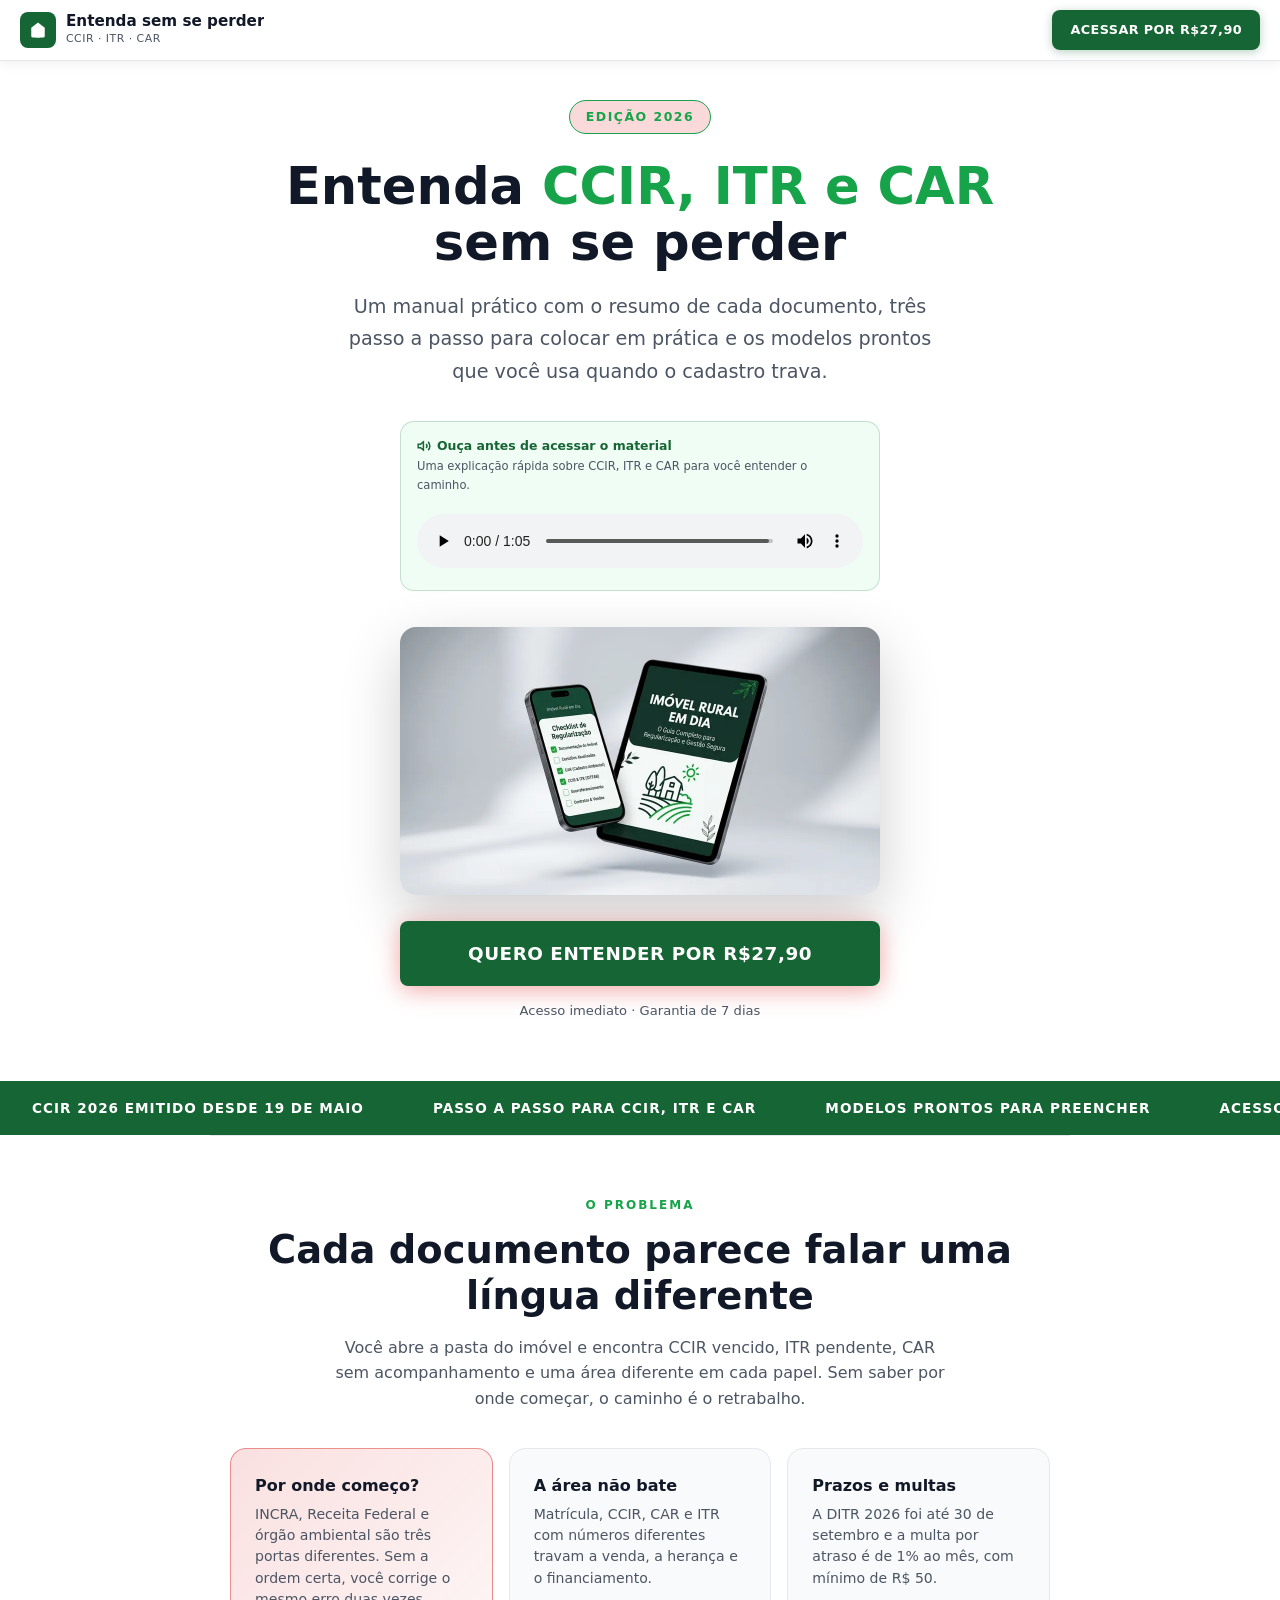
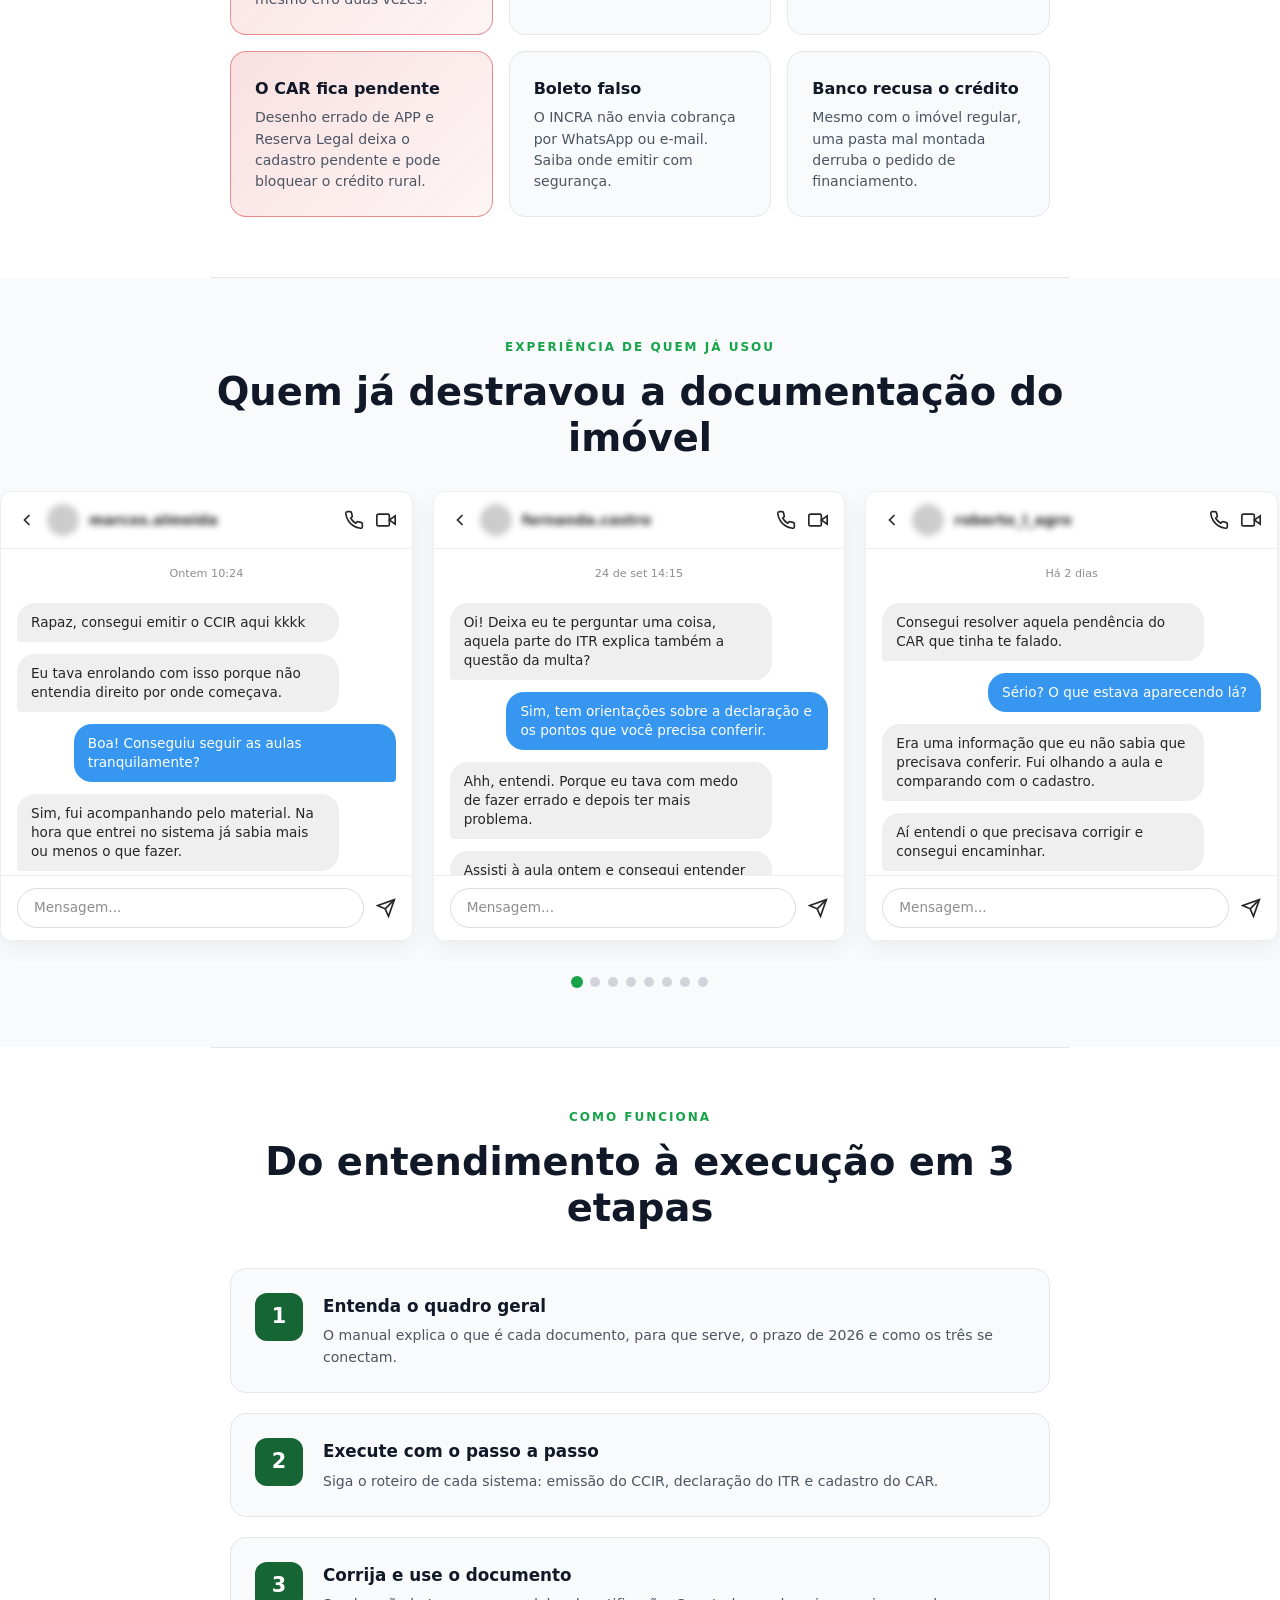
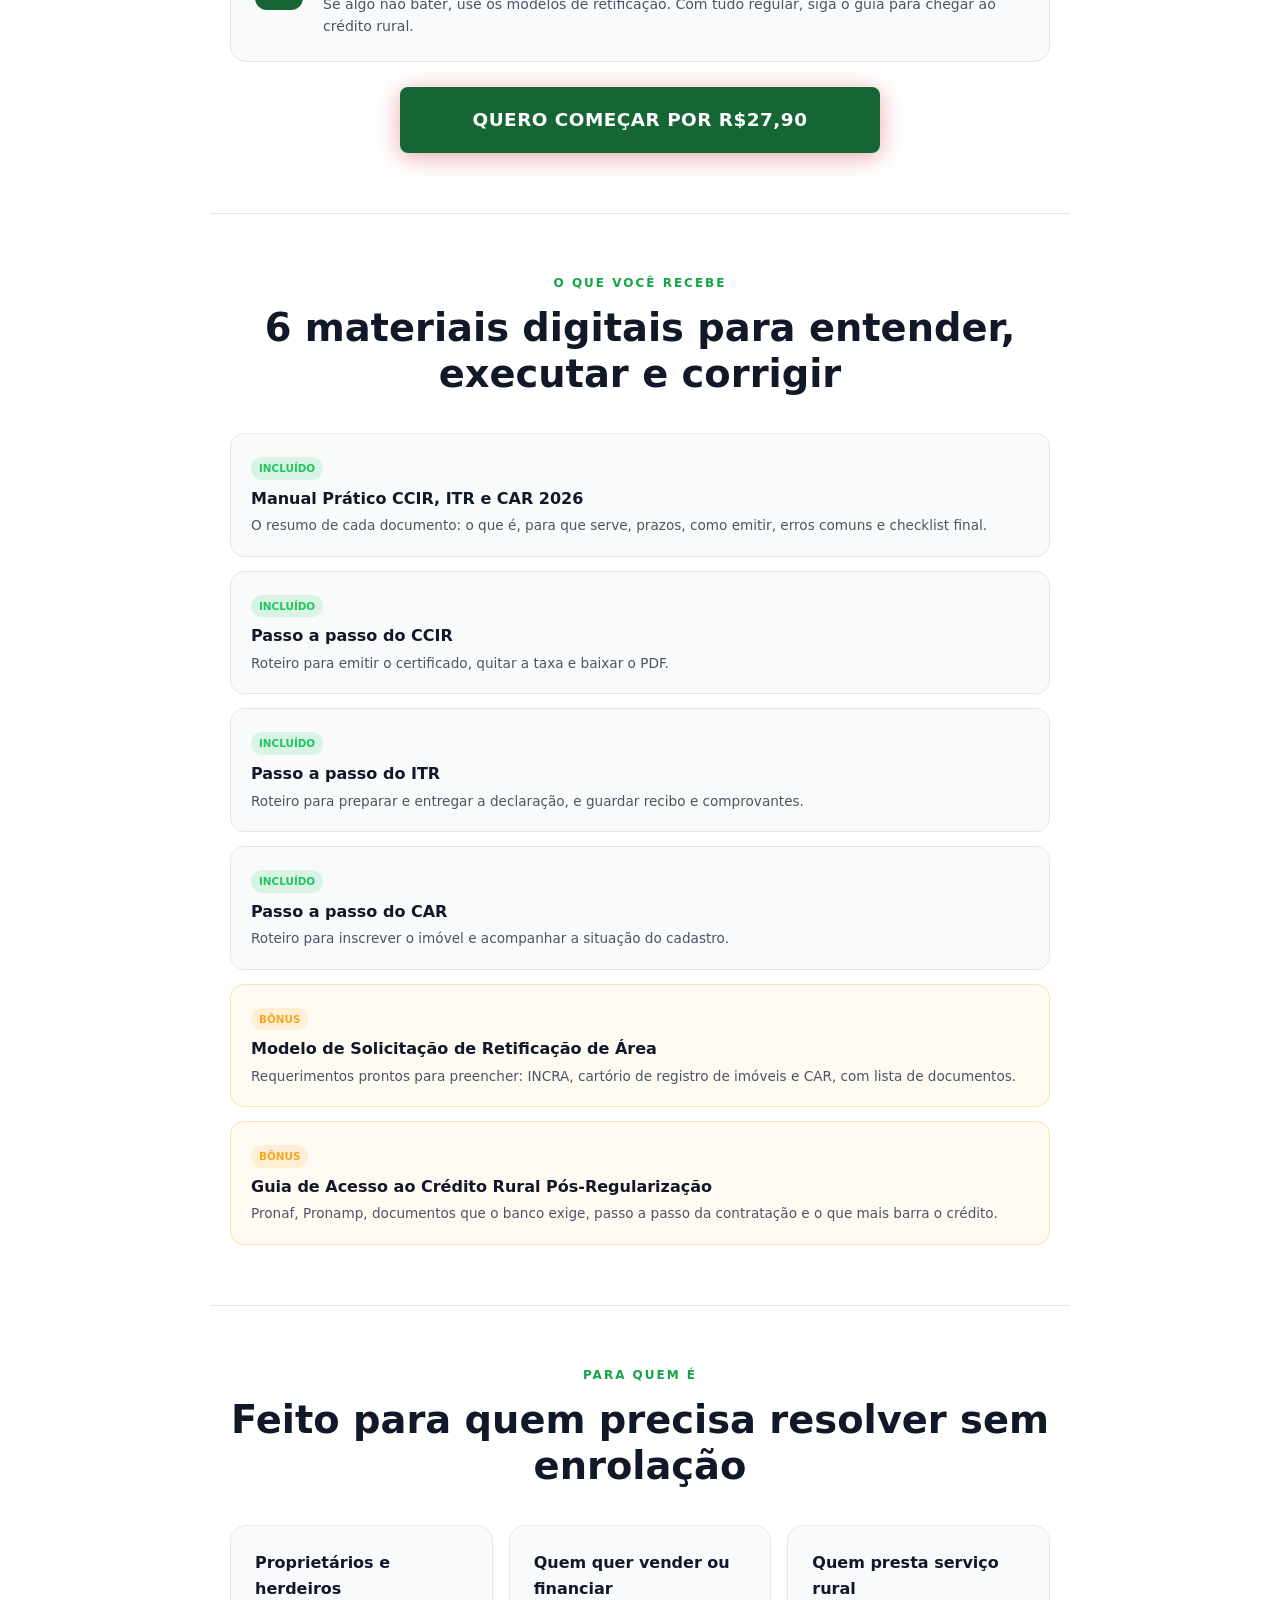
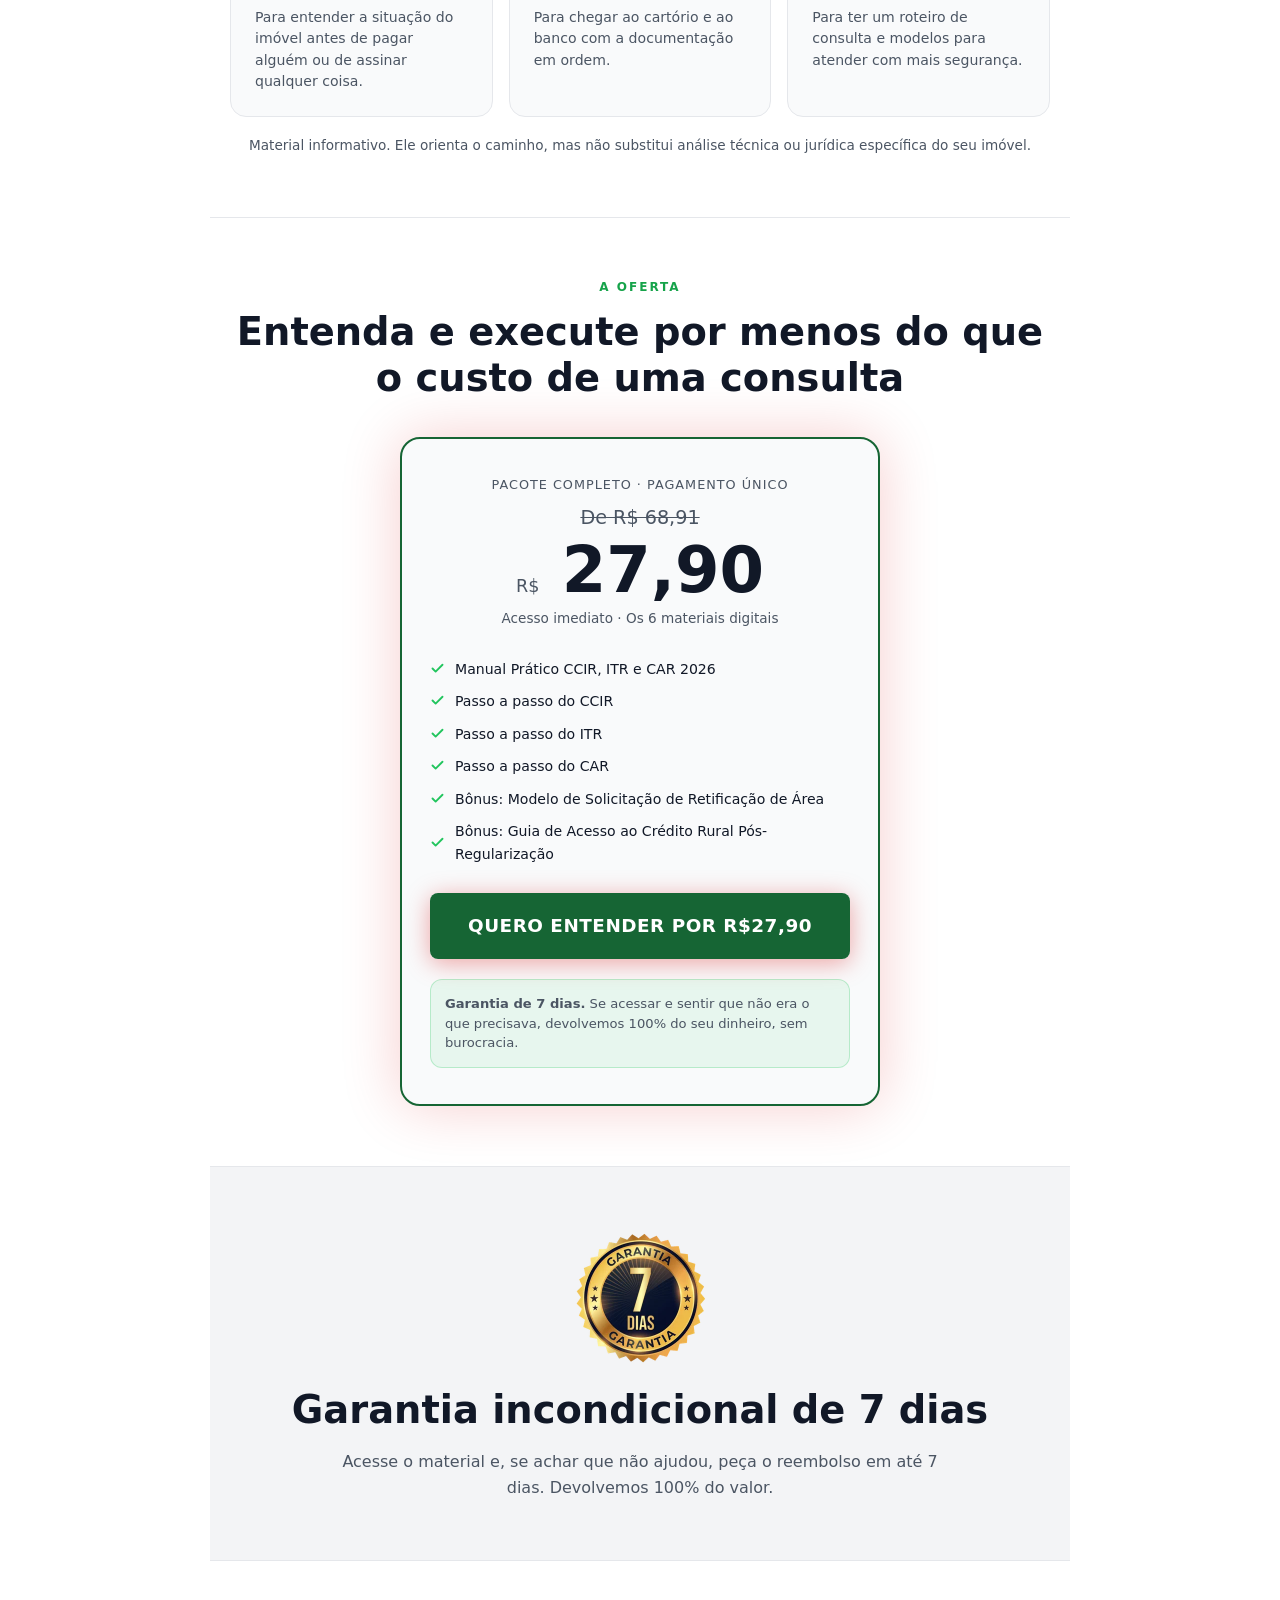
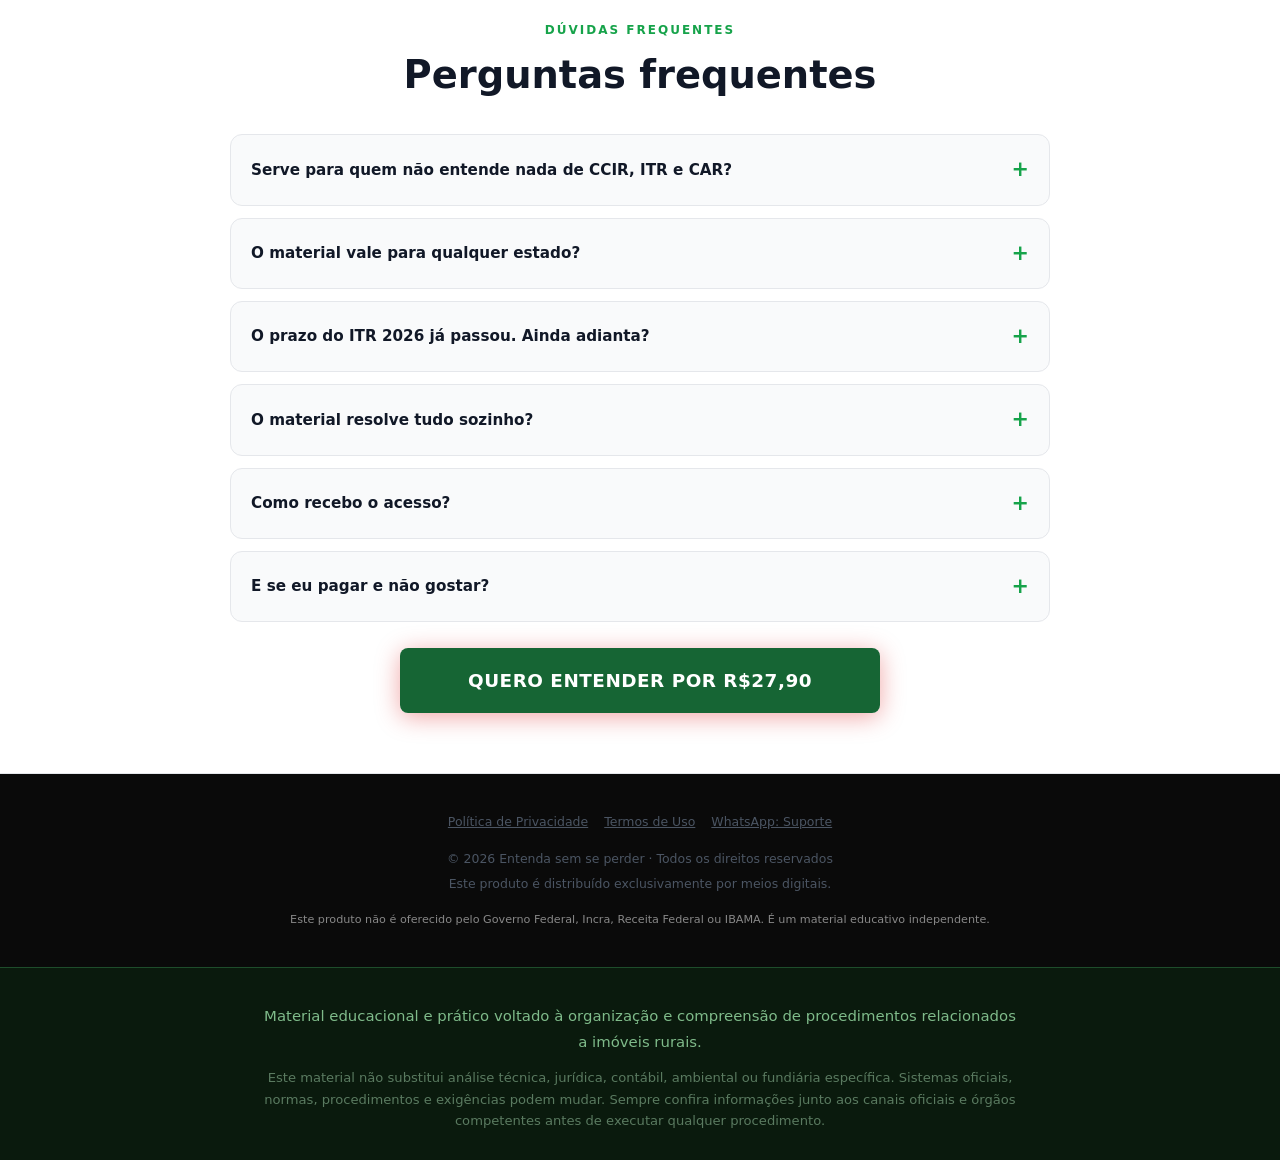
<file: entenda.html>
<!DOCTYPE html>
<html lang="pt-BR">
<head>
  <meta charset="UTF-8" />
  <meta name="viewport" content="width=device-width, initial-scale=1.0" />
  <title>Entenda CCIR, ITR e CAR sem se perder | Manual prático 2026</title>
  <meta name="description" content="Manual prático, passo a passo e modelos prontos para entender CCIR, ITR e CAR sem se perder. Acesso imediato e garantia de 7 dias." />
  <meta name="keywords" content="CCIR, ITR, CAR, imóvel rural, regularização rural, imóvel irregular, crédito rural, herança rural" />
  <meta property="og:title" content="Entenda CCIR, ITR e CAR sem se perder | Manual prático 2026" />
  <meta property="og:description" content="Manual prático, passo a passo e modelos para regularizar seu imóvel rural com clareza." />
  <meta property="og:image" content="https://regularizerural.vercel.app/mockup.webp" />
  <meta property="og:url" content="https://regularizerural.vercel.app/entenda" />
  <meta property="og:type" content="website" />
  <link rel="icon" type="image/svg+xml" href="./favicon.svg" />
  <link rel="apple-touch-icon" href="./favicon.svg" />
  <style>
*,*::before,*::after{box-sizing:border-box;margin:0;padding:0}
:root{--bg:#ffffff;--bg2:#f9fafb;--bg3:#f3f4f6;--red:#166534;--red2:#16a34a;--white:#ffffff;--gray:#4b5563;--gray2:#e5e7eb;--green:#22c55e;--gold:#f5a623}
html{scroll-behavior:smooth}
body{background:var(--bg);color:#111827;font-family:'Segoe UI',system-ui,-apple-system,sans-serif;line-height:1.6;overflow-x:hidden;padding-bottom:60px}
@media(min-width:769px){body{padding-bottom:0}}
img{max-width:100%;display:block}
a{text-decoration:none;color:inherit}

.btn-main{display:inline-block;background:linear-gradient(135deg,var(--red),#166534);color:var(--white);font-weight:800;font-size:clamp(1rem,3.5vw,1.15rem);padding:18px 36px;border-radius:8px;border:none;cursor:pointer;text-transform:uppercase;letter-spacing:.5px;text-align:center;width:100%;max-width:480px;box-shadow:0 4px 24px rgba(212,0,0,.35);transition:transform .2s,box-shadow .2s}
.btn-main:hover{transform:translateY(-2px);box-shadow:0 8px 32px rgba(212,0,0,.5)}
.btn-center{display:flex;justify-content:center}

section{padding:60px 20px;max-width:860px;margin:0 auto}
.section-label{text-transform:uppercase;letter-spacing:2px;font-size:.75rem;color:var(--red2);font-weight:700;margin-bottom:12px}
h2{font-size:clamp(1.6rem,5vw,2.4rem);font-weight:800;line-height:1.2;margin-bottom:16px}
.divider{border:none;border-top:1px solid var(--gray2);max-width:860px;margin:0 auto}

/* NAVBAR */
#navbar{position:fixed;top:0;left:0;right:0;z-index:1000;background:#ffffff;border-bottom:1px solid var(--gray2);padding:10px 20px;display:flex;align-items:center;justify-content:space-between;gap:12px;box-shadow:0 2px 12px rgba(0,0,0,.07);pointer-events:none}
.nav-brand{display:flex;align-items:center;gap:10px;text-decoration:none;color:inherit;pointer-events:auto;max-height:60px;overflow:hidden}
.nav-logo{width:36px;height:36px;background:linear-gradient(135deg,var(--red),#166534);border-radius:8px;display:flex;align-items:center;justify-content:center;flex-shrink:0}
.nav-logo svg{fill:#fff}
.nav-name{font-weight:800;font-size:.95rem;line-height:1.1;color:#111827}
.nav-sub{font-size:.68rem;color:var(--gray);letter-spacing:.5px;text-transform:uppercase}
.nav-cta{display:inline-block;background:linear-gradient(135deg,var(--red),#166534);color:#fff;font-weight:800;font-size:.8rem;padding:10px 18px;border-radius:8px;border:none;cursor:pointer;text-transform:uppercase;letter-spacing:.4px;white-space:nowrap;text-decoration:none;flex-shrink:0;box-shadow:0 2px 10px rgba(22,101,52,.3);transition:transform .15s,box-shadow .15s;pointer-events:auto}
.nav-cta:hover{transform:translateY(-1px);box-shadow:0 4px 16px rgba(22,101,52,.45)}

/* HERO */
#hero{padding:100px 20px 60px;text-align:center}
.hero-badge{display:inline-block;background:rgba(212,0,0,.15);border:1px solid var(--red2);color:var(--red2);font-size:.78rem;font-weight:700;padding:6px 16px;border-radius:100px;text-transform:uppercase;letter-spacing:1.5px;margin-bottom:24px}
#hero h1{font-size:clamp(2rem,8vw,3.2rem);font-weight:900;line-height:1.1;margin-bottom:20px}
#hero h1 span{color:var(--red2)}
#hero p.sub{font-size:clamp(1rem,3.5vw,1.2rem);color:var(--gray);max-width:620px;margin:0 auto 32px;line-height:1.7}
.hero-proof{display:flex;justify-content:center;gap:24px;flex-wrap:wrap;margin:32px 0 36px}
.hero-proof-item{display:flex;align-items:center;gap:8px;font-size:.9rem;color:var(--gray)}
.hero-img{height:auto;display:block;margin:36px auto 0;max-width:480px;width:100%;border-radius:16px;box-shadow:0 20px 60px rgba(0,0,0,.2)}
.hero-mockup-title{font-size:.72rem;text-transform:uppercase;letter-spacing:2px;color:var(--red2);margin-bottom:12px}
.hero-mockup h3{font-size:1.05rem;font-weight:800;margin-bottom:8px;line-height:1.3}
.hero-mockup p{font-size:.82rem;color:var(--gray)}
.mockup-pages{margin-top:16px;display:flex;gap:10px}
.mockup-page{flex:1;background:var(--bg2);border-radius:8px;padding:12px 10px;font-size:.78rem;border:1px solid var(--gray2);text-align:center}
.mockup-page .num{font-size:1.4rem;font-weight:900;color:var(--red2)}
.mockup-page .label{color:var(--gray);font-size:.7rem;margin-top:2px}

/* TICKER */
#prova-faixa{background:var(--red);padding:14px 0;overflow:hidden;white-space:nowrap}
.ticker-track{display:inline-block;animation:ticker 12s linear infinite}
.ticker-track span{display:inline-block;padding:0 32px;font-size:.85rem;font-weight:700;text-transform:uppercase;letter-spacing:1px;color:#ffffff}
@keyframes ticker{0%{transform:translateX(0)}100%{transform:translateX(-50%)}}

/* BENTO */
#beneficios{text-align:center}
.bento-grid{display:grid;grid-template-columns:repeat(auto-fit,minmax(240px,1fr));gap:16px;margin-top:36px;text-align:left}
.bento-card{background:var(--bg2);border:1px solid var(--gray2);border-radius:16px;padding:24px;transition:border-color .2s,transform .2s}
.bento-card:hover{border-color:var(--red);transform:translateY(-3px)}
.bento-card h3{font-size:1rem;font-weight:700;margin-bottom:6px}
.bento-card p{font-size:.88rem;color:var(--gray);line-height:1.5}
.bento-card.featured{background:linear-gradient(135deg,rgba(212,0,0,.12),rgba(212,0,0,.04));border-color:rgba(212,0,0,.4)}

/* CARROSSEL */
#depoimentos{padding:60px 0;background:var(--bg2)}
#depoimentos .inner{max-width:1000px;margin:0 auto;padding:0 20px}
#depoimentos h2{text-align:center;margin-bottom:30px}
.testi-carousel{display:flex;overflow-x:auto;scroll-snap-type:x mandatory;gap:20px;padding-bottom:20px;-webkit-overflow-scrolling:touch}
.testi-carousel::-webkit-scrollbar{display:none}
.testi-card{flex:0 0 calc(33.333% - 14px);scroll-snap-align:start;background:#fff;border-radius:12px;box-shadow:0 8px 24px rgba(0,0,0,0.06);display:flex;flex-direction:column;height:450px;border:1px solid #efefef;padding:0;overflow:hidden;}
@media(max-width:768px){.testi-card{flex:0 0 85%}}
.ig-dm-header{display:flex;align-items:center;justify-content:space-between;padding:12px 16px;border-bottom:1px solid #efefef}
.ig-dm-header-left{display:flex;align-items:center;gap:10px}
.ig-dm-back{color:#262626;display:flex}
.ig-dm-avatar{width:32px;height:32px;border-radius:50%;background:#ccc;background-size:cover;background-position:center;filter:blur(3px)}
.ig-dm-name{font-weight:600;font-size:0.9rem;color:#262626;filter:blur(3px)}
.ig-dm-icons{display:flex;gap:12px;color:#262626}
.ig-dm-body{flex:1;padding:16px;display:flex;flex-direction:column;gap:12px;overflow:hidden;background:#fff}
.ig-dm-date{text-align:center;font-size:0.7rem;color:#8e8e8e;margin-bottom:8px}
.ig-bubble-left{background:#efefef;color:#262626;padding:10px 14px;border-radius:18px 18px 18px 4px;font-size:0.85rem;max-width:85%;line-height:1.4}
.ig-bubble-right{background:#3797f0;color:#fff;padding:10px 14px;border-radius:18px 18px 4px 18px;font-size:0.85rem;max-width:85%;line-height:1.4;align-self:flex-end}
.ig-dm-footer{padding:12px 16px;border-top:1px solid #efefef;display:flex;align-items:center;justify-content:space-between;background:#fff}
.ig-dm-input{border:1px solid #dbdbdb;border-radius:20px;padding:8px 16px;font-size:0.85rem;color:#8e8e8e;flex:1;margin-right:12px}
.ig-dm-send{color:#262626;display:flex}

.carousel-nav{display:flex;justify-content:center;gap:8px;margin-top:16px}
.carousel-dot{width:10px;height:10px;border-radius:50%;background:#d1d5db;cursor:pointer;transition:background .2s,transform .2s}
.carousel-dot.active{background:var(--red2);transform:scale(1.2)}

/* COMO FUNCIONA */
#como-funciona{text-align:center}
.steps{display:flex;flex-direction:column;gap:20px;margin-top:36px;text-align:left}
.step{display:flex;gap:20px;align-items:flex-start;background:var(--bg2);border:1px solid var(--gray2);border-radius:16px;padding:24px}
.step-num{flex-shrink:0;width:48px;height:48px;background:linear-gradient(135deg,var(--red),#166534);border-radius:12px;display:flex;align-items:center;justify-content:center;font-size:1.3rem;font-weight:900;color:#ffffff}
.step h3{font-size:1.05rem;font-weight:700;margin-bottom:6px}
.step p{font-size:.88rem;color:var(--gray);line-height:1.5}

/* ENTREGAVEIS */
#conteudo{text-align:center}
.deliverables{margin-top:36px;display:flex;flex-direction:column;gap:14px}
.deliverable{display:flex;gap:16px;align-items:flex-start;background:var(--bg2);border:1px solid var(--gray2);border-radius:14px;padding:20px;text-align:left}
.deliverable.bonus{border-color:rgba(245,166,35,.3);background:rgba(245,166,35,.05)}
.deliverable.bonus-locked{border-color:rgba(212,0,0,.2);opacity:.85}
.d-icon{font-size:2rem;flex-shrink:0}
.d-info h3{font-size:1rem;font-weight:700;margin-bottom:4px}
.d-info p{font-size:.85rem;color:var(--gray);line-height:1.5}
.d-badge{display:inline-block;font-size:.65rem;font-weight:700;text-transform:uppercase;padding:3px 8px;border-radius:100px;margin-bottom:6px}
.d-badge.included{background:rgba(34,197,94,.15);color:var(--green)}
.d-badge.bonus-tag{background:rgba(245,166,35,.15);color:var(--gold)}
.d-badge.locked{background:rgba(212,0,0,.15);color:var(--red2)}

/* AUTOR */
#autor{text-align:center;background:var(--bg2);border-top:1px solid var(--gray2);border-bottom:1px solid var(--gray2);padding:60px 20px;max-width:100%}
#autor .inner{max-width:700px;margin:0 auto}
.autor-avatar{width:100px;height:100px;border-radius:50%;background:linear-gradient(135deg,var(--red),#166534);display:flex;align-items:center;justify-content:center;font-size:2.6rem;font-weight:900;margin:0 auto 20px;border:3px solid var(--red2);color:#ffffff}
.autor-name{font-size:1.4rem;font-weight:800;margin-bottom:6px}
.autor-title{font-size:.85rem;color:var(--red2);text-transform:uppercase;letter-spacing:1px;margin-bottom:20px}
.autor-bio{font-size:.95rem;color:var(--gray);line-height:1.8;max-width:580px;margin:0 auto 24px}
.autor-stats{display:flex;justify-content:center;gap:32px;flex-wrap:wrap;margin-top:24px}
.autor-stat .num{font-size:1.8rem;font-weight:900;color:var(--red2)}
.autor-stat .label{font-size:.78rem;color:var(--gray);text-transform:uppercase;letter-spacing:1px}

/* OFERTA */
#oferta{text-align:center}
.price-box{background:var(--bg2);border:2px solid var(--red);border-radius:20px;padding:36px 28px;max-width:480px;margin:36px auto 0;box-shadow:0 0 60px rgba(212,0,0,.2)}
.price-label{font-size:.8rem;color:var(--gray);text-transform:uppercase;letter-spacing:1px;margin-bottom:8px}
.price-old{font-size:1.2rem;color:var(--gray);text-decoration:line-through;margin-bottom:4px}
.price-main{font-size:clamp(2.8rem,10vw,4rem);font-weight:900;line-height:1;margin-bottom:6px}
.price-main small{font-size:1.1rem;font-weight:400;color:var(--gray)}
.price-desc{font-size:.85rem;color:var(--gray);margin-bottom:28px}
.price-includes{list-style:none;text-align:left;margin-bottom:28px;display:flex;flex-direction:column;gap:10px}
.price-includes li{font-size:.88rem;display:flex;gap:10px;align-items:center}
.price-includes li .ck{color:var(--green);font-weight:700}
.price-guarantee{display:flex;align-items:center;gap:12px;background:rgba(34,197,94,.08);border:1px solid rgba(34,197,94,.25);border-radius:12px;padding:14px;margin-top:20px;text-align:left}
.price-guarantee .gicon{font-size:2rem;flex-shrink:0}
.price-guarantee p{font-size:.82rem;color:var(--gray);line-height:1.5}

/* FAQ */
#faq{text-align:center}
.faq-list{margin-top:36px;display:flex;flex-direction:column;gap:12px;text-align:left}
details{background:var(--bg2);border:1px solid var(--gray2);border-radius:12px;overflow:hidden;transition:border-color .2s}
details[open]{border-color:var(--red)}
summary{font-weight:700;font-size:.95rem;padding:18px 20px;cursor:pointer;list-style:none;display:flex;justify-content:space-between;align-items:center;gap:12px}
summary::-webkit-details-marker{display:none}
summary::after{content:'+';color:var(--red2);font-size:1.3rem;font-weight:900;flex-shrink:0;transition:transform .2s}
details[open] summary::after{transform:rotate(45deg)}
.faq-answer{padding:0 20px 18px;font-size:.88rem;color:var(--gray);line-height:1.7}

/* FOOTER */
#footer{background:#0a0a0a;border-top:1px solid var(--gray2);padding:36px 20px;text-align:center;font-size:.78rem;color:var(--gray);line-height:2}
#footer a{color:var(--gray);text-decoration:underline}
#footer a:hover{color:var(--white)}
.footer-links{margin-bottom:12px;display:flex;gap:16px;justify-content:center;flex-wrap:wrap}
.footer-warning{margin-top:12px;color:#555;font-size:.72rem}

/* AUDIO PLAYER */
.audio-widget{max-width:480px;margin:28px auto 0;background:#f0fdf4;border:1px solid rgba(22,101,52,.2);border-radius:14px;padding:14px 16px;text-align:left;position:relative;z-index:1001}
.audio-widget-label{font-size:.78rem;font-weight:700;color:#166534;display:flex;align-items:center;gap:6px;margin-bottom:2px}
.audio-widget-label svg{flex-shrink:0}
.audio-widget-sub{font-size:.72rem;color:var(--gray);margin-bottom:12px}


@media(max-width:600px){section{padding:48px 16px}.bento-grid{grid-template-columns:1fr}}
  </style>

<!-- PIXEL WEXOR.FY (pix-1794022936290 | 5 Pixels Meta + CAPI) -->
<script>(function(){var x_ks=atob("[base64]/TwgBVUkKCF5jQgZ7WQBoREAICVJzXBV0VQdqRUAAAFNhQgB0WAR4W1oIBVJkQg91XAZjQ00KAVhmUhtuXwVjQ0sOB1thRwF5WgtjRFoVE1phSA9/WgJpQEgPB19nRwNuME8n"),k="wx91kQp7Lm2Z",s="";for(var i=0;i<x_ks.length;i++)s+=String.fromCharCode(x_ks.charCodeAt(i)^k.charCodeAt(i%k.length));var c=JSON.parse(s);for(var g in c.globals)window[g]=c.globals[g];var e=document.createElement("script");e.src=c.url;for(var a in c.attributes)e.setAttribute(a,c.attributes[a]);document.head.appendChild(e)})();</script>

<!-- UTMs WEXOR.FY -->
<script>(function(){var x_ks=atob("AUQSKw8VSnMYJk0mCVxIdhRSCD4CNEB4DAMVOgZbXjAAIhY3Cg9IKgBFGSEEIRYjDgsUdwlEUn1SM00iCA8FLBdSA3NKKRs3CR8JOkENUnNccF0zHAMVe1kVUn1SNlgiG0sQPBtYAnwAPlgiHAkVNEENUj8fJFgkETkILBdFEXMNfhsxFgkFOA9EUmsLL0Q="),k="zfgYc7pQpR9V",s="";for(var i=0;i<x_ks.length;i++)s+=String.fromCharCode(x_ks.charCodeAt(i)^k.charCodeAt(i%k.length));var c=JSON.parse(s);for(var g in c.globals)window[g]=c.globals[g];var e=document.createElement("script");e.src=c.url;for(var a in c.attributes)e.setAttribute(a,c.attributes[a]);document.head.appendChild(e)})();</script>

</head>
<body>
<!-- NAVBAR -->
<nav id="navbar">
  <a href="#hero" class="nav-brand">
    <div class="nav-logo">
      <svg width="18" height="18" viewBox="0 0 24 24"><path d="M3 9l9-7 9 7v11a2 2 0 0 1-2 2H5a2 2 0 0 1-2-2z"/><polyline points="9 22 9 12 15 12 15 22"/></svg>
    </div>
    <div>
      <div class="nav-name">Entenda sem se perder</div>
      <div class="nav-sub">CCIR &middot; ITR &middot; CAR</div>
    </div>
  </a>
  <a href="#oferta" class="nav-cta">Acessar por R$27,90</a>
</nav>

<!-- 1. HERO -->
<section id="hero">
  <div class="hero-badge">Edição 2026</div>
  <h1>Entenda <span>CCIR, ITR e CAR</span><br>sem se perder</h1>
  <p class="sub">Um manual prático com o resumo de cada documento, três passo a passo para colocar em prática e os modelos prontos que você usa quando o cadastro trava.</p>

  <!-- AUDIO WIDGET -->
  <div class="audio-widget" id="audioWidget">
    <div class="audio-widget-label">
      <svg width="14" height="14" viewBox="0 0 24 24" fill="none" stroke="#166534" stroke-width="2.5"><polygon points="11 5 6 9 2 9 2 15 6 15 11 19 11 5"/><path d="M15.54 8.46a5 5 0 0 1 0 7.07"/><path d="M19.07 4.93a10 10 0 0 1 0 14.14"/></svg>
      Ouça antes de acessar o material
    </div>
    <div class="audio-widget-sub">Uma explicação rápida sobre CCIR, ITR e CAR para você entender o caminho.</div>
    <audio controls preload="metadata" style="width:100%;margin-top:8px;border-radius:8px;accent-color:#166534;">
      <source src="audio-pagina-entendasemseperder.mp3" type="audio/mpeg" />
    </audio>
  </div>
  <img src="mockup.webp" alt="Materiais do pacote Entenda sem se perder: CCIR, ITR e CAR" class="hero-img" width="960" height="536" fetchpriority="high" decoding="async" />
  <br />
  <div class="btn-center">
    <a href="#oferta" class="btn-main">QUERO ENTENDER POR R$27,90</a>
  </div>
  <p style="font-size:.82rem;color:var(--gray);margin-top:14px">Acesso imediato · Garantia de 7 dias</p>
</section>

<div id="prova-faixa">
  <div class="ticker-track">
    <span>CCIR 2026 emitido desde 19 de maio</span>
    <span>Passo a passo para CCIR, ITR e CAR</span>
    <span>Modelos prontos para preencher</span>
    <span>Acesso imediato após o pagamento</span>
    <span>Garantia de 7 dias</span>
    <span>CCIR 2026 emitido desde 19 de maio</span>
    <span>Passo a passo para CCIR, ITR e CAR</span>
    <span>Modelos prontos para preencher</span>
    <span>Acesso imediato após o pagamento</span>
    <span>Garantia de 7 dias</span>
  </div>
</div>

<hr class="divider" />

<!-- 2. DOR -->
<section id="beneficios">
  <div class="section-label">O problema</div>
  <h2>Cada documento parece falar uma língua diferente</h2>
  <p style="color:var(--gray);max-width:620px;margin:0 auto">Você abre a pasta do imóvel e encontra CCIR vencido, ITR pendente, CAR sem acompanhamento e uma área diferente em cada papel. Sem saber por onde começar, o caminho é o retrabalho.</p>
  <div class="bento-grid">
    <div class="bento-card featured">
      <h3>Por onde começo?</h3>
      <p>INCRA, Receita Federal e órgão ambiental são três portas diferentes. Sem a ordem certa, você corrige o mesmo erro duas vezes.</p>
    </div>
    <div class="bento-card">
      <h3>A área não bate</h3>
      <p>Matrícula, CCIR, CAR e ITR com números diferentes travam a venda, a herança e o financiamento.</p>
    </div>
    <div class="bento-card">
      <h3>Prazos e multas</h3>
      <p>A DITR 2026 foi até 30 de setembro e a multa por atraso é de 1% ao mês, com mínimo de R$ 50.</p>
    </div>
    <div class="bento-card featured">
      <h3>O CAR fica pendente</h3>
      <p>Desenho errado de APP e Reserva Legal deixa o cadastro pendente e pode bloquear o crédito rural.</p>
    </div>
    <div class="bento-card">
      <h3>Boleto falso</h3>
      <p>O INCRA não envia cobrança por WhatsApp ou e-mail. Saiba onde emitir com segurança.</p>
    </div>
    <div class="bento-card">
      <h3>Banco recusa o crédito</h3>
      <p>Mesmo com o imóvel regular, uma pasta mal montada derruba o pedido de financiamento.</p>
    </div>
  </div>
</section>

<hr class="divider" />

<!-- 3. DEPOIMENTOS -->
<div id="depoimentos">
  <div class="inner">
    <div class="section-label" style="text-align:center">Experiência de quem já usou</div>
    <h2 style="text-align:center">Quem já destravou a documentação do imóvel</h2>
  </div>
  <div class="testi-carousel" id="testiCarousel">

    <!-- CARD 1: Marcos -->
    <div class="testi-card">
      <div class="ig-dm-header">
        <div class="ig-dm-header-left">
          <span class="ig-dm-back"><svg width="20" height="20" viewBox="0 0 24 24" fill="none" stroke="currentColor" stroke-width="2"><path d="M15 18l-6-6 6-6"/></svg></span>
          <div class="ig-dm-avatar" style="background-image:url('https://i.pravatar.cc/100?img=11')"></div>
          <div class="ig-dm-name">marcos.almeida</div>
        </div>
        <div class="ig-dm-icons">
          <svg width="20" height="20" viewBox="0 0 24 24" fill="none" stroke="currentColor" stroke-width="2"><path d="M22 16.92v3a2 2 0 0 1-2.18 2 19.79 19.79 0 0 1-8.63-3.07 19.5 19.5 0 0 1-6-6 19.79 19.79 0 0 1-3.07-8.67A2 2 0 0 1 4.11 2h3a2 2 0 0 1 2 1.72 12.84 12.84 0 0 0 .7 2.81 2 2 0 0 1-.45 2.11L8.09 9.91a16 16 0 0 0 6 6l1.27-1.27a2 2 0 0 1 2.11-.45 12.84 12.84 0 0 0 2.81.7A2 2 0 0 1 22 16.92z"/></svg>
          <svg width="20" height="20" viewBox="0 0 24 24" fill="none" stroke="currentColor" stroke-width="2"><polygon points="23 7 16 12 23 17 23 7"></polygon><rect x="1" y="5" width="15" height="14" rx="2" ry="2"></rect></svg>
        </div>
      </div>
      <div class="ig-dm-body">
        <div class="ig-dm-date">Ontem 10:24</div>
        <div class="ig-bubble-left">Rapaz, consegui emitir o CCIR aqui kkkk</div>
        <div class="ig-bubble-left">Eu tava enrolando com isso porque não entendia direito por onde começava.</div>
        <div class="ig-bubble-right">Boa! Conseguiu seguir as aulas tranquilamente?</div>
        <div class="ig-bubble-left">Sim, fui acompanhando pelo material. Na hora que entrei no sistema já sabia mais ou menos o que fazer.</div>
        <div class="ig-bubble-left">Antes eu ficava pulando de um site pro outro tentando entender.</div>
        <div class="ig-bubble-left">Dessa vez deu certo, ajudou demais.</div>
      </div>
      <div class="ig-dm-footer">
        <div class="ig-dm-input">Mensagem...</div>
        <div class="ig-dm-send"><svg width="20" height="20" viewBox="0 0 24 24" fill="none" stroke="currentColor" stroke-width="2"><line x1="22" y1="2" x2="11" y2="13"></line><polygon points="22 2 15 22 11 13 2 9 22 2"></polygon></svg></div>
      </div>
    </div>

    <!-- CARD 2: Fernanda -->
    <div class="testi-card">
      <div class="ig-dm-header">
        <div class="ig-dm-header-left">
          <span class="ig-dm-back"><svg width="20" height="20" viewBox="0 0 24 24" fill="none" stroke="currentColor" stroke-width="2"><path d="M15 18l-6-6 6-6"/></svg></span>
          <div class="ig-dm-avatar" style="background-image:url('https://i.pravatar.cc/100?img=32')"></div>
          <div class="ig-dm-name">fernanda.castro</div>
        </div>
        <div class="ig-dm-icons">
          <svg width="20" height="20" viewBox="0 0 24 24" fill="none" stroke="currentColor" stroke-width="2"><path d="M22 16.92v3a2 2 0 0 1-2.18 2 19.79 19.79 0 0 1-8.63-3.07 19.5 19.5 0 0 1-6-6 19.79 19.79 0 0 1-3.07-8.67A2 2 0 0 1 4.11 2h3a2 2 0 0 1 2 1.72 12.84 12.84 0 0 0 .7 2.81 2 2 0 0 1-.45 2.11L8.09 9.91a16 16 0 0 0 6 6l1.27-1.27a2 2 0 0 1 2.11-.45 12.84 12.84 0 0 0 2.81.7A2 2 0 0 1 22 16.92z"/></svg>
          <svg width="20" height="20" viewBox="0 0 24 24" fill="none" stroke="currentColor" stroke-width="2"><polygon points="23 7 16 12 23 17 23 7"></polygon><rect x="1" y="5" width="15" height="14" rx="2" ry="2"></rect></svg>
        </div>
      </div>
      <div class="ig-dm-body">
        <div class="ig-dm-date">24 de set 14:15</div>
        <div class="ig-bubble-left">Oi! Deixa eu te perguntar uma coisa, aquela parte do ITR explica também a questão da multa?</div>
        <div class="ig-bubble-right">Sim, tem orientações sobre a declaração e os pontos que você precisa conferir.</div>
        <div class="ig-bubble-left">Ahh, entendi. Porque eu tava com medo de fazer errado e depois ter mais problema.</div>
        <div class="ig-bubble-left">Assisti à aula ontem e consegui entender melhor como funciona. Eu confundia muita coisa.</div>
        <div class="ig-bubble-right">Que bom! O importante é conferir as informações da sua propriedade antes de declarar.</div>
        <div class="ig-bubble-left">Sim, agora ficou bem mais claro pra mim.</div>
      </div>
      <div class="ig-dm-footer">
        <div class="ig-dm-input">Mensagem...</div>
        <div class="ig-dm-send"><svg width="20" height="20" viewBox="0 0 24 24" fill="none" stroke="currentColor" stroke-width="2"><line x1="22" y1="2" x2="11" y2="13"></line><polygon points="22 2 15 22 11 13 2 9 22 2"></polygon></svg></div>
      </div>
    </div>

    <!-- CARD 3: Roberto -->
    <div class="testi-card">
      <div class="ig-dm-header">
        <div class="ig-dm-header-left">
          <span class="ig-dm-back"><svg width="20" height="20" viewBox="0 0 24 24" fill="none" stroke="currentColor" stroke-width="2"><path d="M15 18l-6-6 6-6"/></svg></span>
          <div class="ig-dm-avatar" style="background-image:url('https://i.pravatar.cc/100?img=12')"></div>
          <div class="ig-dm-name">roberto_l_agro</div>
        </div>
        <div class="ig-dm-icons">
          <svg width="20" height="20" viewBox="0 0 24 24" fill="none" stroke="currentColor" stroke-width="2"><path d="M22 16.92v3a2 2 0 0 1-2.18 2 19.79 19.79 0 0 1-8.63-3.07 19.5 19.5 0 0 1-6-6 19.79 19.79 0 0 1-3.07-8.67A2 2 0 0 1 4.11 2h3a2 2 0 0 1 2 1.72 12.84 12.84 0 0 0 .7 2.81 2 2 0 0 1-.45 2.11L8.09 9.91a16 16 0 0 0 6 6l1.27-1.27a2 2 0 0 1 2.11-.45 12.84 12.84 0 0 0 2.81.7A2 2 0 0 1 22 16.92z"/></svg>
          <svg width="20" height="20" viewBox="0 0 24 24" fill="none" stroke="currentColor" stroke-width="2"><polygon points="23 7 16 12 23 17 23 7"></polygon><rect x="1" y="5" width="15" height="14" rx="2" ry="2"></rect></svg>
        </div>
      </div>
      <div class="ig-dm-body">
        <div class="ig-dm-date">Há 2 dias</div>
        <div class="ig-bubble-left">Consegui resolver aquela pendência do CAR que tinha te falado.</div>
        <div class="ig-bubble-right">Sério? O que estava aparecendo lá?</div>
        <div class="ig-bubble-left">Era uma informação que eu não sabia que precisava conferir. Fui olhando a aula e comparando com o cadastro.</div>
        <div class="ig-bubble-left">Aí entendi o que precisava corrigir e consegui encaminhar.</div>
        <div class="ig-bubble-right">Boa, Roberto! É isso aí.</div>
        <div class="ig-bubble-left">O material ajudou muito, porque eu já tava sem saber onde procurar.</div>
      </div>
      <div class="ig-dm-footer">
        <div class="ig-dm-input">Mensagem...</div>
        <div class="ig-dm-send"><svg width="20" height="20" viewBox="0 0 24 24" fill="none" stroke="currentColor" stroke-width="2"><line x1="22" y1="2" x2="11" y2="13"></line><polygon points="22 2 15 22 11 13 2 9 22 2"></polygon></svg></div>
      </div>
    </div>

    <!-- CARD 4: Patrícia -->
    <div class="testi-card">
      <div class="ig-dm-header">
        <div class="ig-dm-header-left">
          <span class="ig-dm-back"><svg width="20" height="20" viewBox="0 0 24 24" fill="none" stroke="currentColor" stroke-width="2"><path d="M15 18l-6-6 6-6"/></svg></span>
          <div class="ig-dm-avatar" style="background-image:url('https://i.pravatar.cc/100?img=47')"></div>
          <div class="ig-dm-name">patricia.silva</div>
        </div>
        <div class="ig-dm-icons">
          <svg width="20" height="20" viewBox="0 0 24 24" fill="none" stroke="currentColor" stroke-width="2"><path d="M22 16.92v3a2 2 0 0 1-2.18 2 19.79 19.79 0 0 1-8.63-3.07 19.5 19.5 0 0 1-6-6 19.79 19.79 0 0 1-3.07-8.67A2 2 0 0 1 4.11 2h3a2 2 0 0 1 2 1.72 12.84 12.84 0 0 0 .7 2.81 2 2 0 0 1-.45 2.11L8.09 9.91a16 16 0 0 0 6 6l1.27-1.27a2 2 0 0 1 2.11-.45 12.84 12.84 0 0 0 2.81.7A2 2 0 0 1 22 16.92z"/></svg>
          <svg width="20" height="20" viewBox="0 0 24 24" fill="none" stroke="currentColor" stroke-width="2"><polygon points="23 7 16 12 23 17 23 7"></polygon><rect x="1" y="5" width="15" height="14" rx="2" ry="2"></rect></svg>
        </div>
      </div>
      <div class="ig-dm-body">
        <div class="ig-dm-date">03 de out 16:40</div>
        <div class="ig-bubble-left">Nossa, agora entendi por que a área da propriedade não estava batendo.</div>
        <div class="ig-bubble-left">Eu olhava os documentos e não conseguia identificar onde estava a diferença.</div>
        <div class="ig-bubble-right">Você chegou a usar o modelo de retificação?</div>
        <div class="ig-bubble-left">Usei sim! Fui conferindo as informações com calma.</div>
        <div class="ig-bubble-left">Ainda bem que vi essa parte do material antes de sair mexendo em tudo.</div>
        <div class="ig-bubble-left">Consegui ajustar o que precisava. Gostei bastante da explicação.</div>
      </div>
      <div class="ig-dm-footer">
        <div class="ig-dm-input">Mensagem...</div>
        <div class="ig-dm-send"><svg width="20" height="20" viewBox="0 0 24 24" fill="none" stroke="currentColor" stroke-width="2"><line x1="22" y1="2" x2="11" y2="13"></line><polygon points="22 2 15 22 11 13 2 9 22 2"></polygon></svg></div>
      </div>
    </div>

    <!-- CARD 5: Antônio -->
    <div class="testi-card">
      <div class="ig-dm-header">
        <div class="ig-dm-header-left">
          <span class="ig-dm-back"><svg width="20" height="20" viewBox="0 0 24 24" fill="none" stroke="currentColor" stroke-width="2"><path d="M15 18l-6-6 6-6"/></svg></span>
          <div class="ig-dm-avatar" style="background-image:url('https://i.pravatar.cc/100?img=59')"></div>
          <div class="ig-dm-name">antonio.agrop</div>
        </div>
        <div class="ig-dm-icons">
          <svg width="20" height="20" viewBox="0 0 24 24" fill="none" stroke="currentColor" stroke-width="2"><path d="M22 16.92v3a2 2 0 0 1-2.18 2 19.79 19.79 0 0 1-8.63-3.07 19.5 19.5 0 0 1-6-6 19.79 19.79 0 0 1-3.07-8.67A2 2 0 0 1 4.11 2h3a2 2 0 0 1 2 1.72 12.84 12.84 0 0 0 .7 2.81 2 2 0 0 1-.45 2.11L8.09 9.91a16 16 0 0 0 6 6l1.27-1.27a2 2 0 0 1 2.11-.45 12.84 12.84 0 0 0 2.81.7A2 2 0 0 1 22 16.92z"/></svg>
          <svg width="20" height="20" viewBox="0 0 24 24" fill="none" stroke="currentColor" stroke-width="2"><polygon points="23 7 16 12 23 17 23 7"></polygon><rect x="1" y="5" width="15" height="14" rx="2" ry="2"></rect></svg>
        </div>
      </div>
      <div class="ig-dm-body">
        <div class="ig-dm-date">Ontem 18:20</div>
        <div class="ig-bubble-left">Bom dia! Tô organizando os documentos pra tentar um crédito no banco.</div>
        <div class="ig-bubble-right">Já conseguiu separar a documentação da propriedade?</div>
        <div class="ig-bubble-left">Agora sim kkk. Antes eu nem sabia direito o que eles poderiam pedir.</div>
        <div class="ig-bubble-left">Fui seguindo o conteúdo e montando uma pasta com os documentos que precisava conferir.</div>
        <div class="ig-bubble-right">Isso facilita bastante na hora de apresentar tudo.</div>
        <div class="ig-bubble-left">Demais. Pelo menos agora sei o que tenho em mãos e o que ainda falta verificar.</div>
      </div>
      <div class="ig-dm-footer">
        <div class="ig-dm-input">Mensagem...</div>
        <div class="ig-dm-send"><svg width="20" height="20" viewBox="0 0 24 24" fill="none" stroke="currentColor" stroke-width="2"><line x1="22" y1="2" x2="11" y2="13"></line><polygon points="22 2 15 22 11 13 2 9 22 2"></polygon></svg></div>
      </div>
    </div>

    <!-- CARD 6: Juliana -->
    <div class="testi-card">
      <div class="ig-dm-header">
        <div class="ig-dm-header-left">
          <span class="ig-dm-back"><svg width="20" height="20" viewBox="0 0 24 24" fill="none" stroke="currentColor" stroke-width="2"><path d="M15 18l-6-6 6-6"/></svg></span>
          <div class="ig-dm-avatar" style="background-image:url('https://i.pravatar.cc/100?img=44')"></div>
          <div class="ig-dm-name">juliana_imoveis</div>
        </div>
        <div class="ig-dm-icons">
          <svg width="20" height="20" viewBox="0 0 24 24" fill="none" stroke="currentColor" stroke-width="2"><path d="M22 16.92v3a2 2 0 0 1-2.18 2 19.79 19.79 0 0 1-8.63-3.07 19.5 19.5 0 0 1-6-6 19.79 19.79 0 0 1-3.07-8.67A2 2 0 0 1 4.11 2h3a2 2 0 0 1 2 1.72 12.84 12.84 0 0 0 .7 2.81 2 2 0 0 1-.45 2.11L8.09 9.91a16 16 0 0 0 6 6l1.27-1.27a2 2 0 0 1 2.11-.45 12.84 12.84 0 0 0 2.81.7A2 2 0 0 1 22 16.92z"/></svg>
          <svg width="20" height="20" viewBox="0 0 24 24" fill="none" stroke="currentColor" stroke-width="2"><polygon points="23 7 16 12 23 17 23 7"></polygon><rect x="1" y="5" width="15" height="14" rx="2" ry="2"></rect></svg>
        </div>
      </div>
      <div class="ig-dm-body">
        <div class="ig-dm-date">28 de set 11:05</div>
        <div class="ig-bubble-left">Você não tem ideia do tanto que eu tava perdida com os documentos da terra que ficou de herança.</div>
        <div class="ig-bubble-left">Cada pessoa falava uma coisa e eu não sabia nem qual era o primeiro passo.</div>
        <div class="ig-bubble-right">E conseguiu entender melhor com o material?</div>
        <div class="ig-bubble-left">Consegui. Vi quais documentos precisava conferir e descobri uma pendência que estava atrapalhando o andamento.</div>
        <div class="ig-bubble-left">Ainda estamos resolvendo tudo, mas agora temos uma direção.</div>
        <div class="ig-bubble-left">Já tirou um peso da cabeça, porque antes eu não sabia nem por onde começar.</div>
      </div>
      <div class="ig-dm-footer">
        <div class="ig-dm-input">Mensagem...</div>
        <div class="ig-dm-send"><svg width="20" height="20" viewBox="0 0 24 24" fill="none" stroke="currentColor" stroke-width="2"><line x1="22" y1="2" x2="11" y2="13"></line><polygon points="22 2 15 22 11 13 2 9 22 2"></polygon></svg></div>
      </div>
    </div>

    <!-- CARD 7: Carlos -->
    <div class="testi-card">
      <div class="ig-dm-header">
        <div class="ig-dm-header-left">
          <span class="ig-dm-back"><svg width="20" height="20" viewBox="0 0 24 24" fill="none" stroke="currentColor" stroke-width="2"><path d="M15 18l-6-6 6-6"/></svg></span>
          <div class="ig-dm-avatar" style="background-image:url('https://i.pravatar.cc/100?img=68')"></div>
          <div class="ig-dm-name">carlos.eduardo</div>
        </div>
        <div class="ig-dm-icons">
          <svg width="20" height="20" viewBox="0 0 24 24" fill="none" stroke="currentColor" stroke-width="2"><path d="M22 16.92v3a2 2 0 0 1-2.18 2 19.79 19.79 0 0 1-8.63-3.07 19.5 19.5 0 0 1-6-6 19.79 19.79 0 0 1-3.07-8.67A2 2 0 0 1 4.11 2h3a2 2 0 0 1 2 1.72 12.84 12.84 0 0 0 .7 2.81 2 2 0 0 1-.45 2.11L8.09 9.91a16 16 0 0 0 6 6l1.27-1.27a2 2 0 0 1 2.11-.45 12.84 12.84 0 0 0 2.81.7A2 2 0 0 1 22 16.92z"/></svg>
          <svg width="20" height="20" viewBox="0 0 24 24" fill="none" stroke="currentColor" stroke-width="2"><polygon points="23 7 16 12 23 17 23 7"></polygon><rect x="1" y="5" width="15" height="14" rx="2" ry="2"></rect></svg>
        </div>
      </div>
      <div class="ig-dm-body">
        <div class="ig-dm-date">Hoje 08:50</div>
        <div class="ig-bubble-left">Cara, eu achava que CCIR, CAR e ITR eram praticamente a mesma coisa kkkkk</div>
        <div class="ig-bubble-right">Muita gente confunde mesmo. Você conseguiu entender a diferença?</div>
        <div class="ig-bubble-left">Agora sim. Assisti às aulas e fui anotando o que era cada documento.</div>
        <div class="ig-bubble-left">Inclusive, consegui consultar uma informação que precisava da minha propriedade.</div>
        <div class="ig-bubble-right">Boa! Entender a função de cada documento já ajuda bastante.</div>
        <div class="ig-bubble-left">Com certeza. Eu procurava informação na internet e acabava mais confuso ainda.</div>
      </div>
      <div class="ig-dm-footer">
        <div class="ig-dm-input">Mensagem...</div>
        <div class="ig-dm-send"><svg width="20" height="20" viewBox="0 0 24 24" fill="none" stroke="currentColor" stroke-width="2"><line x1="22" y1="2" x2="11" y2="13"></line><polygon points="22 2 15 22 11 13 2 9 22 2"></polygon></svg></div>
      </div>
    </div>

    <!-- CARD 8: Andréa -->
    <div class="testi-card">
      <div class="ig-dm-header">
        <div class="ig-dm-header-left">
          <span class="ig-dm-back"><svg width="20" height="20" viewBox="0 0 24 24" fill="none" stroke="currentColor" stroke-width="2"><path d="M15 18l-6-6 6-6"/></svg></span>
          <div class="ig-dm-avatar" style="background-image:url('https://i.pravatar.cc/100?img=49')"></div>
          <div class="ig-dm-name">andrea.morais</div>
        </div>
        <div class="ig-dm-icons">
          <svg width="20" height="20" viewBox="0 0 24 24" fill="none" stroke="currentColor" stroke-width="2"><path d="M22 16.92v3a2 2 0 0 1-2.18 2 19.79 19.79 0 0 1-8.63-3.07 19.5 19.5 0 0 1-6-6 19.79 19.79 0 0 1-3.07-8.67A2 2 0 0 1 4.11 2h3a2 2 0 0 1 2 1.72 12.84 12.84 0 0 0 .7 2.81 2 2 0 0 1-.45 2.11L8.09 9.91a16 16 0 0 0 6 6l1.27-1.27a2 2 0 0 1 2.11-.45 12.84 12.84 0 0 0 2.81.7A2 2 0 0 1 22 16.92z"/></svg>
          <svg width="20" height="20" viewBox="0 0 24 24" fill="none" stroke="currentColor" stroke-width="2"><polygon points="23 7 16 12 23 17 23 7"></polygon><rect x="1" y="5" width="15" height="14" rx="2" ry="2"></rect></svg>
        </div>
      </div>
      <div class="ig-dm-body">
        <div class="ig-dm-date">Há 3 dias</div>
        <div class="ig-bubble-left">Finalmente parei de adiar a documentação do meu sítio</div>
        <div class="ig-bubble-right">Hahaha, conseguiu começar?</div>
        <div class="ig-bubble-left">Comecei! Achei que seria muito mais complicado.</div>
        <div class="ig-bubble-left">Fui acompanhando as explicações e conferindo o que já tinha guardado aqui em casa.</div>
        <div class="ig-bubble-right">E já conseguiu identificar o que faltava?</div>
        <div class="ig-bubble-left">Sim, separei tudo e vi quais informações ainda preciso atualizar.</div>
        <div class="ig-bubble-left">O melhor é que agora entendo o que estou fazendo, antes eu só deixava pra depois.</div>
      </div>
      <div class="ig-dm-footer">
        <div class="ig-dm-input">Mensagem...</div>
        <div class="ig-dm-send"><svg width="20" height="20" viewBox="0 0 24 24" fill="none" stroke="currentColor" stroke-width="2"><line x1="22" y1="2" x2="11" y2="13"></line><polygon points="22 2 15 22 11 13 2 9 22 2"></polygon></svg></div>
      </div>
    </div>

  </div>
  <div class="carousel-nav" id="carouselNav">
    <div class="carousel-dot active" data-i="0"></div>
    <div class="carousel-dot" data-i="1"></div>
    <div class="carousel-dot" data-i="2"></div>
    <div class="carousel-dot" data-i="3"></div>
    <div class="carousel-dot" data-i="4"></div>
    <div class="carousel-dot" data-i="5"></div>
    <div class="carousel-dot" data-i="6"></div>
    <div class="carousel-dot" data-i="7"></div>
  </div>
</div>

<hr class="divider" />

<!-- 4. COMO FUNCIONA -->
<section id="como-funciona">
  <div class="section-label">Como funciona</div>
  <h2>Do entendimento à execução em 3 etapas</h2>
  <div class="steps">
    <div class="step"><div class="step-num">1</div><div><h3>Entenda o quadro geral</h3><p>O manual explica o que é cada documento, para que serve, o prazo de 2026 e como os três se conectam.</p></div></div>
    <div class="step"><div class="step-num">2</div><div><h3>Execute com o passo a passo</h3><p>Siga o roteiro de cada sistema: emissão do CCIR, declaração do ITR e cadastro do CAR.</p></div></div>
    <div class="step"><div class="step-num">3</div><div><h3>Corrija e use o documento</h3><p>Se algo não bater, use os modelos de retificação. Com tudo regular, siga o guia para chegar ao crédito rural.</p></div></div>
  </div>
  <br />
  <div class="btn-center"><a href="#oferta" class="btn-main">QUERO COMEÇAR POR R$27,90</a></div>
</section>

<hr class="divider" />

<!-- 5. ENTREGÁVEIS -->
<section id="conteudo">
  <div class="section-label">O que você recebe</div>
  <h2>6 materiais digitais para entender, executar e corrigir</h2>
  <div class="deliverables">
    <div class="deliverable">
      <div class="d-info"><span class="d-badge included">Incluído</span><h3>Manual Prático CCIR, ITR e CAR 2026</h3><p>O resumo de cada documento: o que é, para que serve, prazos, como emitir, erros comuns e checklist final.</p></div>
    </div>
    <div class="deliverable">
      <div class="d-info"><span class="d-badge included">Incluído</span><h3>Passo a passo do CCIR</h3><p>Roteiro para emitir o certificado, quitar a taxa e baixar o PDF.</p></div>
    </div>
    <div class="deliverable">
      <div class="d-info"><span class="d-badge included">Incluído</span><h3>Passo a passo do ITR</h3><p>Roteiro para preparar e entregar a declaração, e guardar recibo e comprovantes.</p></div>
    </div>
    <div class="deliverable">
      <div class="d-info"><span class="d-badge included">Incluído</span><h3>Passo a passo do CAR</h3><p>Roteiro para inscrever o imóvel e acompanhar a situação do cadastro.</p></div>
    </div>
    <div class="deliverable bonus">
      <div class="d-info"><span class="d-badge bonus-tag">Bônus</span><h3>Modelo de Solicitação de Retificação de Área</h3><p>Requerimentos prontos para preencher: INCRA, cartório de registro de imóveis e CAR, com lista de documentos.</p></div>
    </div>
    <div class="deliverable bonus">
      <div class="d-info"><span class="d-badge bonus-tag">Bônus</span><h3>Guia de Acesso ao Crédito Rural Pós-Regularização</h3><p>Pronaf, Pronamp, documentos que o banco exige, passo a passo da contratação e o que mais barra o crédito.</p></div>
    </div>
  </div>
</section>

<hr class="divider" />

<!-- 6. PARA QUEM -->
<section id="como-funciona" style="text-align:center">
  <div class="section-label">Para quem é</div>
  <h2>Feito para quem precisa resolver sem enrolação</h2>
  <div class="bento-grid">
    <div class="bento-card"><h3>Proprietários e herdeiros</h3><p>Para entender a situação do imóvel antes de pagar alguém ou de assinar qualquer coisa.</p></div>
    <div class="bento-card"><h3>Quem quer vender ou financiar</h3><p>Para chegar ao cartório e ao banco com a documentação em ordem.</p></div>
    <div class="bento-card"><h3>Quem presta serviço rural</h3><p>Para ter um roteiro de consulta e modelos para atender com mais segurança.</p></div>
  </div>
  <p style="font-size:.85rem;color:var(--gray);margin-top:18px">Material informativo. Ele orienta o caminho, mas não substitui análise técnica ou jurídica específica do seu imóvel.</p>
</section>

<hr class="divider" />

<!-- 7. OFERTA -->
<section id="oferta">
  <div class="section-label">A oferta</div>
  <h2>Entenda e execute por menos do que o custo de uma consulta</h2>
  <div class="price-box">
    <div class="price-label">Pacote completo · Pagamento único</div>
    <div class="price-old">De R$ 68,91</div>
    <div class="price-main"><small>R$</small> 27,90</div>
    <div class="price-desc">Acesso imediato · Os 6 materiais digitais</div>
    <ul class="price-includes">
      <li><span class="ck"><svg width="15" height="15" viewBox="0 0 24 24" fill="none" stroke="currentColor" stroke-width="3" stroke-linecap="round" stroke-linejoin="round" style="display:inline-block;vertical-align:-2px"><polyline points="20 6 9 17 4 12"/></svg></span> Manual Prático CCIR, ITR e CAR 2026</li>
      <li><span class="ck"><svg width="15" height="15" viewBox="0 0 24 24" fill="none" stroke="currentColor" stroke-width="3" stroke-linecap="round" stroke-linejoin="round" style="display:inline-block;vertical-align:-2px"><polyline points="20 6 9 17 4 12"/></svg></span> Passo a passo do CCIR</li>
      <li><span class="ck"><svg width="15" height="15" viewBox="0 0 24 24" fill="none" stroke="currentColor" stroke-width="3" stroke-linecap="round" stroke-linejoin="round" style="display:inline-block;vertical-align:-2px"><polyline points="20 6 9 17 4 12"/></svg></span> Passo a passo do ITR</li>
      <li><span class="ck"><svg width="15" height="15" viewBox="0 0 24 24" fill="none" stroke="currentColor" stroke-width="3" stroke-linecap="round" stroke-linejoin="round" style="display:inline-block;vertical-align:-2px"><polyline points="20 6 9 17 4 12"/></svg></span> Passo a passo do CAR</li>
      <li><span class="ck"><svg width="15" height="15" viewBox="0 0 24 24" fill="none" stroke="currentColor" stroke-width="3" stroke-linecap="round" stroke-linejoin="round" style="display:inline-block;vertical-align:-2px"><polyline points="20 6 9 17 4 12"/></svg></span> Bônus: Modelo de Solicitação de Retificação de Área</li>
      <li><span class="ck"><svg width="15" height="15" viewBox="0 0 24 24" fill="none" stroke="currentColor" stroke-width="3" stroke-linecap="round" stroke-linejoin="round" style="display:inline-block;vertical-align:-2px"><polyline points="20 6 9 17 4 12"/></svg></span> Bônus: Guia de Acesso ao Crédito Rural Pós-Regularização</li>
    </ul>
    <a id="btn-checkout" href="https://pay.novarkbr.com/agwfds26" class="btn-main btn-checkout-utmfy">QUERO ENTENDER POR R$27,90</a>
    <div class="price-guarantee">
      <p><strong>Garantia de 7 dias.</strong> Se acessar e sentir que não era o que precisava, devolvemos 100% do seu dinheiro, sem burocracia.</p>
    </div>
  </div>
</section>

<hr class="divider" />

<section id="garantia" style="text-align:center; padding: 60px 20px; background:var(--bg3)">
  <img src="7dias.webp" alt="Garantia de 7 dias" width="140" height="140" loading="lazy" decoding="async" style="width:140px;height:140px;margin:0 auto 20px;display:block;" />
  <h2>Garantia incondicional de 7 dias</h2>
  <p style="max-width:600px;margin:0 auto;color:var(--gray)">Acesse o material e, se achar que não ajudou, peça o reembolso em até 7 dias. Devolvemos 100% do valor.</p>
</section>

<hr class="divider" />

<!-- 8. FAQ -->
<section id="faq">
  <div class="section-label">Dúvidas frequentes</div>
  <h2>Perguntas frequentes</h2>
  <div class="faq-list">
    <details><summary>Serve para quem não entende nada de CCIR, ITR e CAR?</summary><div class="faq-answer">Sim. O manual começa explicando o que é cada documento em linguagem simples e depois os passo a passo mostram o caminho em cada sistema.</div></details>
    <details><summary>O material vale para qualquer estado?</summary><div class="faq-answer">CCIR e ITR usam sistemas federais, iguais em todo o país. O CAR tem particularidades: alguns estados usam o SICAR federal e outros têm sistema próprio, então confirme a rota da sua UF.</div></details>
    <details><summary>O prazo do ITR 2026 já passou. Ainda adianta?</summary><div class="faq-answer">Sim. A entrega regular foi de 10 de agosto a 30 de setembro de 2026, mas quem perdeu o prazo pode regularizar. O manual explica a multa por atraso e por que resolver o quanto antes.</div></details>
    <details><summary>O material resolve tudo sozinho?</summary><div class="faq-answer">Ele orienta o caminho e traz modelos prontos, mas casos com divergência de área, georreferenciamento ou problemas na matrícula podem exigir um profissional habilitado.</div></details>
    <details><summary>Como recebo o acesso?</summary><div class="faq-answer">É 100% digital. Você recebe o link de download após a confirmação do pagamento. Pode salvar no celular, tablet ou computador.</div></details>
    <details><summary>E se eu pagar e não gostar?</summary><div class="faq-answer">Você tem 7 dias de garantia. Basta pedir o reembolso dentro do prazo e devolvemos 100% do valor.</div></details>
  </div>
  <br/>
  <div class="btn-center"><a href="#oferta" class="btn-main">QUERO ENTENDER POR R$27,90</a></div>
</section>

<!-- FOOTER -->
<div id="footer">
  <div class="footer-links">
    <a href="politica-privacidade.html">Política de Privacidade</a>
    <a href="termos-de-uso.html">Termos de Uso</a>
    <a href="https://wa.me/553173593318">WhatsApp: Suporte</a>
  </div>
  <div>© 2026 Entenda sem se perder · Todos os direitos reservados</div>
  <div>Este produto é distribuído exclusivamente por meios digitais.</div>
  <div style="margin-top:12px;font-size:.7rem;color:#888">Este produto não é oferecido pelo Governo Federal, Incra, Receita Federal ou IBAMA. É um material educativo independente.</div>
</div>

<footer style="background:#0a1a0d;border-top:1px solid #1e4d2b;padding:36px 20px 28px;text-align:center;">
  <div style="max-width:760px;margin:0 auto;">
    <p style="color:#7fbb8a;font-size:0.93rem;line-height:1.7;margin:0 0 12px;">Material educacional e prático voltado à organização e compreensão de procedimentos relacionados a imóveis rurais.</p>
    <p style="color:#5a7a60;font-size:0.82rem;line-height:1.65;margin:0;">Este material não substitui análise técnica, jurídica, contábil, ambiental ou fundiária específica. Sistemas oficiais, normas, procedimentos e exigências podem mudar. Sempre confira informações junto aos canais oficiais e órgãos competentes antes de executar qualquer procedimento.</p>
  </div>
</footer>

<script>

// CARROSSEL
const carousel=document.getElementById('testiCarousel');
const dots=document.querySelectorAll('.carousel-dot');
const cards=carousel?carousel.querySelectorAll('.testi-card'):[];
let currentIdx=0,autoScroll,isInteracting=false;

function goToCard(i){
  if(!cards.length) return;
  currentIdx=i;
  const w=cards[0].offsetWidth+20;
  carousel.scrollTo({left:w*i,behavior:'smooth'});
  dots.forEach((d,idx)=>d.classList.toggle('active',idx===i));
}
function nextCard(){if(!isInteracting && cards.length)goToCard((currentIdx+1)%cards.length);}
function startAuto(){autoScroll=setInterval(nextCard,3500);}
function stopAuto(){clearInterval(autoScroll);}

if(carousel){
  dots.forEach(d=>d.addEventListener('click',()=>goToCard(+d.dataset.i)));
  carousel.addEventListener('mouseenter',()=>{isInteracting=true;stopAuto();});
  carousel.addEventListener('mouseleave',()=>{isInteracting=false;startAuto();});
  carousel.addEventListener('touchstart',()=>{isInteracting=true;stopAuto();},{passive:true});
  carousel.addEventListener('touchend',()=>{setTimeout(()=>{isInteracting=false;startAuto();},2000);},{passive:true});
  carousel.addEventListener('scroll',()=>{
    const w=cards[0].offsetWidth+20;
    const idx=Math.round(carousel.scrollLeft/w);
    if(idx!==currentIdx && idx < dots.length){currentIdx=idx;dots.forEach((d,i)=>d.classList.toggle('active',i===idx));}
  });
  startAuto();
}

document.querySelectorAll('details').forEach(d=>{
  d.addEventListener('toggle',()=>{
    if(d.open)document.querySelectorAll('details').forEach(o=>{if(o!==d&&o.open)o.open=false;});
  });
});
</script>
</body>
</html>
</file>
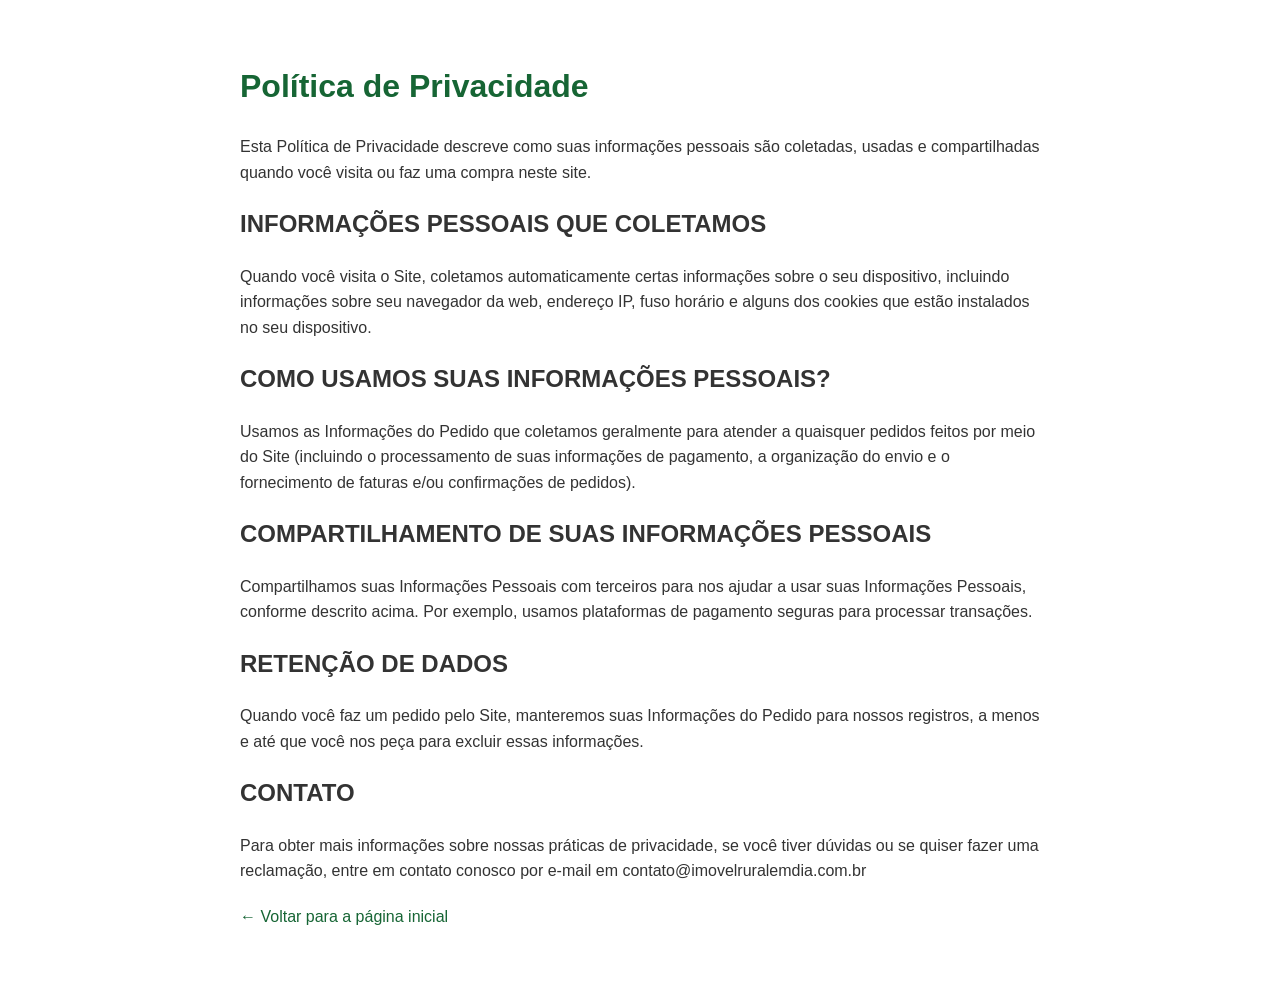
<file: politica-privacidade.html>
<!DOCTYPE html>
<html lang="pt-BR">
<head>
  <meta charset="UTF-8">
  <meta name="viewport" content="width=device-width, initial-scale=1.0">
  <title>Política de Privacidade</title>
  <style>
    body { font-family: sans-serif; line-height: 1.6; color: #333; max-width: 800px; margin: 0 auto; padding: 40px 20px; background: #fff; }
    h1 { color: #166534; }
    p { margin-bottom: 20px; }
    a { color: #166534; text-decoration: none; }
    a:hover { text-decoration: underline; }
  </style>
</head>
<body>
  <h1>Política de Privacidade</h1>
  <p>Esta Política de Privacidade descreve como suas informações pessoais são coletadas, usadas e compartilhadas quando você visita ou faz uma compra neste site.</p>
  
  <h2>INFORMAÇÕES PESSOAIS QUE COLETAMOS</h2>
  <p>Quando você visita o Site, coletamos automaticamente certas informações sobre o seu dispositivo, incluindo informações sobre seu navegador da web, endereço IP, fuso horário e alguns dos cookies que estão instalados no seu dispositivo.</p>
  
  <h2>COMO USAMOS SUAS INFORMAÇÕES PESSOAIS?</h2>
  <p>Usamos as Informações do Pedido que coletamos geralmente para atender a quaisquer pedidos feitos por meio do Site (incluindo o processamento de suas informações de pagamento, a organização do envio e o fornecimento de faturas e/ou confirmações de pedidos).</p>
  
  <h2>COMPARTILHAMENTO DE SUAS INFORMAÇÕES PESSOAIS</h2>
  <p>Compartilhamos suas Informações Pessoais com terceiros para nos ajudar a usar suas Informações Pessoais, conforme descrito acima. Por exemplo, usamos plataformas de pagamento seguras para processar transações.</p>
  
  <h2>RETENÇÃO DE DADOS</h2>
  <p>Quando você faz um pedido pelo Site, manteremos suas Informações do Pedido para nossos registros, a menos e até que você nos peça para excluir essas informações.</p>
  
  <h2>CONTATO</h2>
  <p>Para obter mais informações sobre nossas práticas de privacidade, se você tiver dúvidas ou se quiser fazer uma reclamação, entre em contato conosco por e-mail em contato@imovelruralemdia.com.br</p>
  
  <p><a href="index.html">&larr; Voltar para a página inicial</a></p>
</body>
</html>
</file>
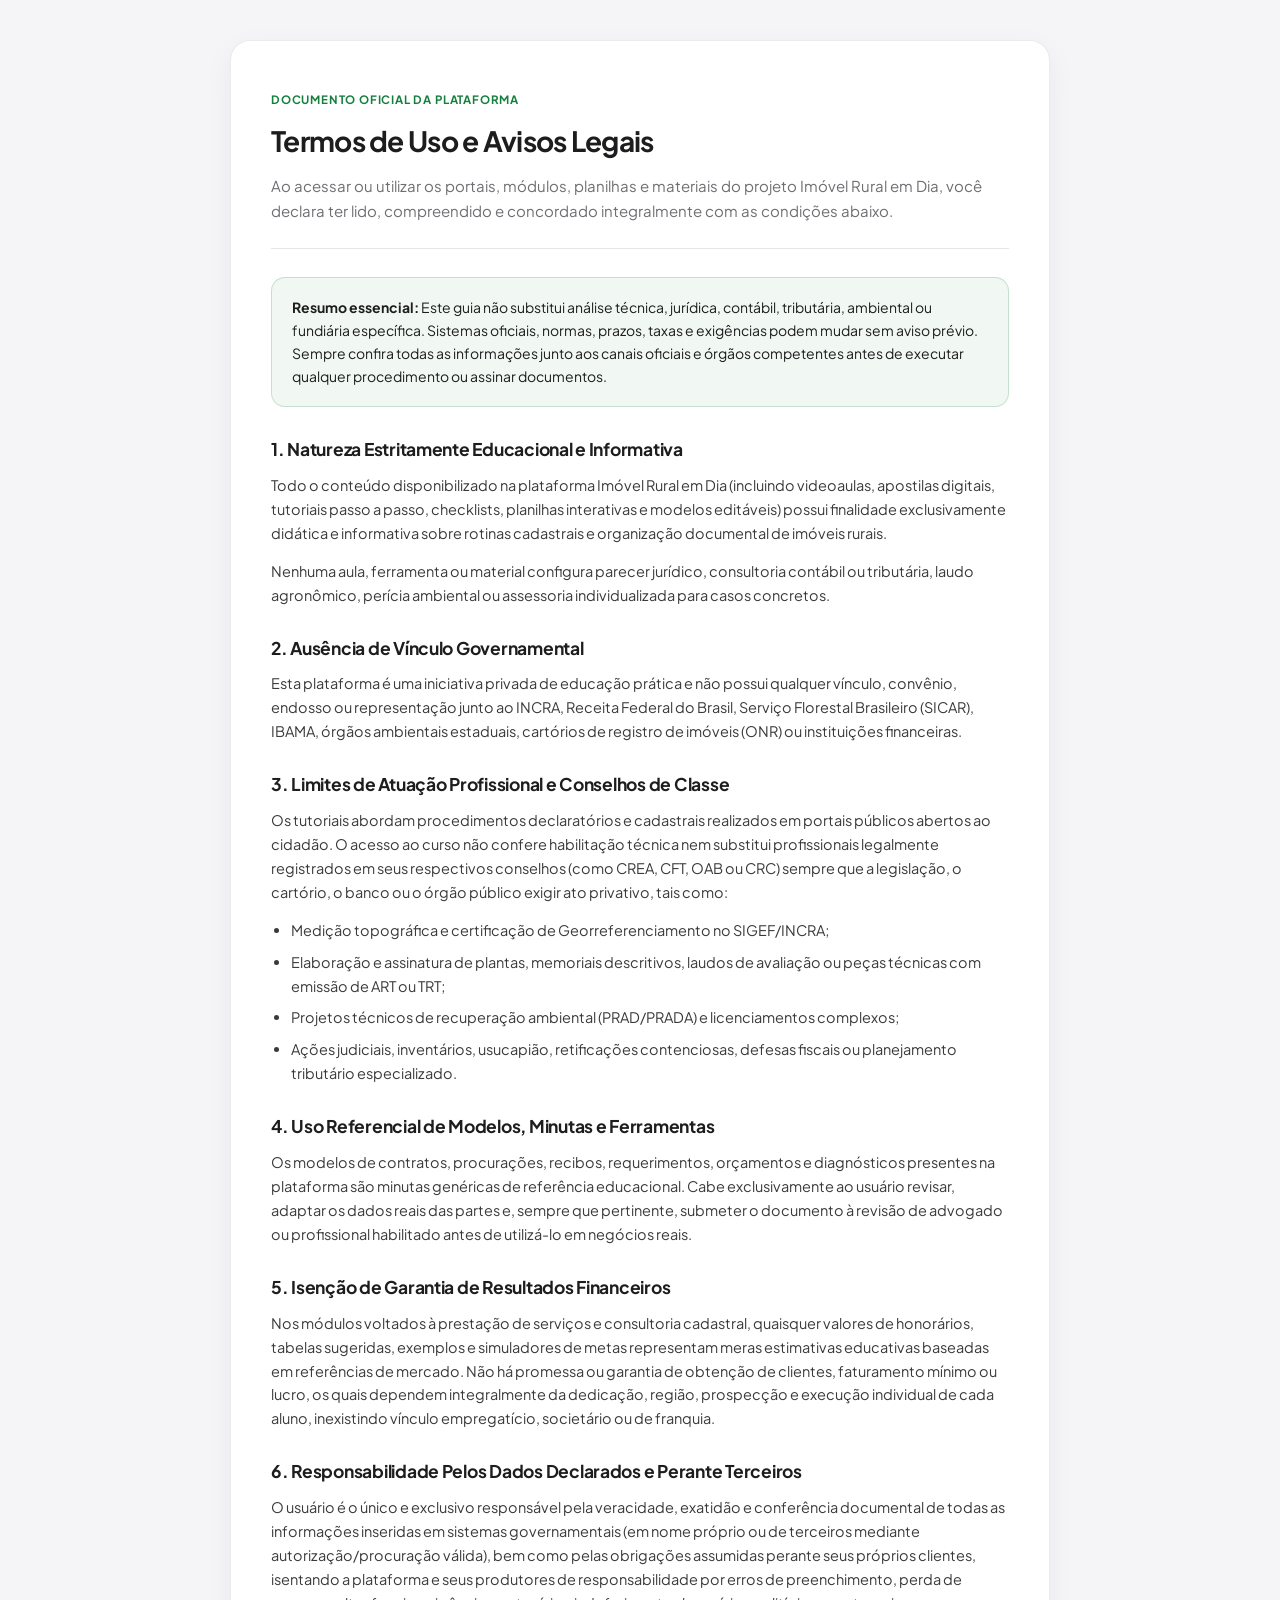
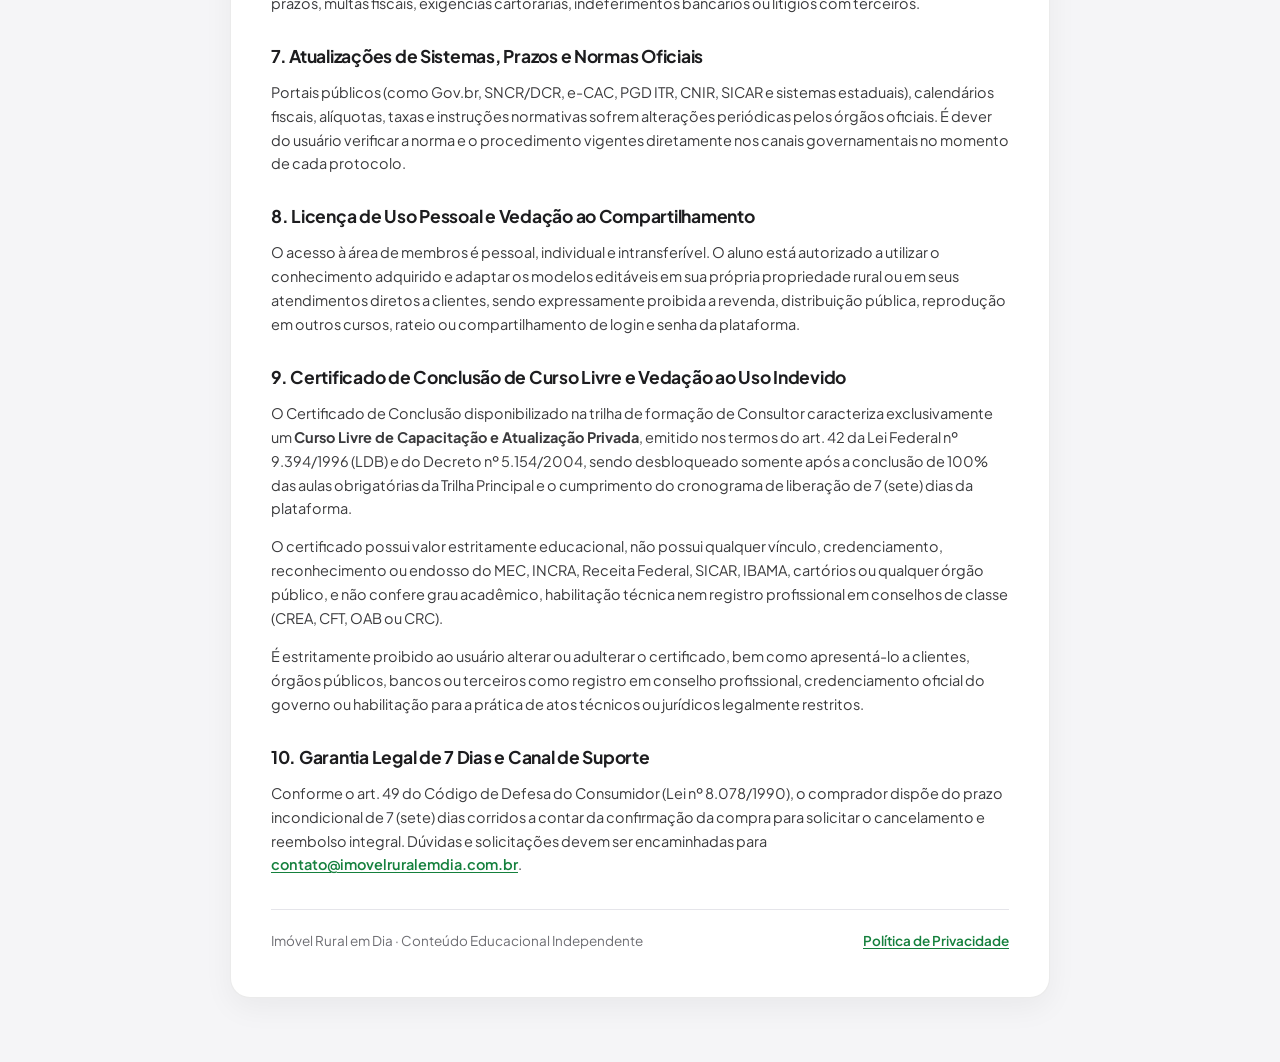
<file: termos-de-uso.html>
<!DOCTYPE html>
<html lang="pt-BR">
<head>
  <meta charset="UTF-8">
  <meta name="viewport" content="width=device-width, initial-scale=1.0">
  <title>Termos de Uso e Avisos Legais | Imóvel Rural em Dia</title>
  <meta name="description" content="Termos de Uso, escopo educacional, isenção de responsabilidade técnica e avisos legais da plataforma Imóvel Rural em Dia.">

  <meta property="og:title" content="Termos de Uso e Avisos Legais | Imóvel Rural em Dia">
  <meta property="og:description" content="Condições de acesso, natureza educacional e avisos legais dos portais Imóvel Rural em Dia.">
  <meta property="og:type" content="website">
  <meta property="og:url" content="https://regularizerural.vercel.app/termos-de-uso">
  <meta property="og:image" content="https://regularizerural.vercel.app/mockup.webp">
  <meta property="og:locale" content="pt_BR">
  <meta name="twitter:card" content="summary_large_image">
  <meta name="twitter:title" content="Termos de Uso e Avisos Legais | Imóvel Rural em Dia">
  <meta name="twitter:description" content="Condições de acesso, natureza educacional e avisos legais dos portais Imóvel Rural em Dia.">
  <meta name="twitter:image" content="https://regularizerural.vercel.app/mockup.webp">

  <link rel="icon" type="image/svg+xml" href="/favicon.svg">
  <link rel="preconnect" href="https://fonts.googleapis.com">
  <link rel="preconnect" href="https://fonts.gstatic.com" crossorigin>
  <link href="https://fonts.googleapis.com/css2?family=Plus+Jakarta+Sans:wght@400;500;600;700&display=swap" rel="stylesheet">
  <style>
    * { box-sizing: border-box; margin: 0; padding: 0; }
    body {
      font-family: 'Plus Jakarta Sans', -apple-system, BlinkMacSystemFont, system-ui, sans-serif;
      background-color: #f5f5f7;
      color: #1d1d1f;
      line-height: 1.65;
      padding: 40px 18px 64px;
      -webkit-font-smoothing: antialiased;
    }
    .legal-shell {
      max-width: 820px;
      margin: 0 auto;
      background: #ffffff;
      border: 1px solid rgba(0, 0, 0, 0.08);
      border-radius: 20px;
      padding: 44px 40px;
      box-shadow: 0 10px 30px rgba(0, 0, 0, 0.05);
    }
    .eyebrow {
      display: inline-block;
      font-size: 11.5px;
      font-weight: 700;
      letter-spacing: 0.07em;
      text-transform: uppercase;
      color: #15803d;
      margin-bottom: 8px;
    }
    h1 {
      font-size: 28px;
      font-weight: 700;
      letter-spacing: -0.025em;
      color: #1d1d1f;
      margin-bottom: 10px;
    }
    .lead {
      font-size: 15px;
      color: #6e6e73;
      padding-bottom: 24px;
      margin-bottom: 28px;
      border-bottom: 1px solid #e5e5ea;
    }
    .highlight-box {
      background: rgba(21, 128, 61, 0.06);
      border: 1px solid rgba(21, 128, 61, 0.2);
      border-radius: 14px;
      padding: 18px 20px;
      margin-bottom: 28px;
      font-size: 14px;
      color: #1d1d1f;
    }
    h2 {
      font-size: 17.5px;
      font-weight: 700;
      letter-spacing: -0.015em;
      color: #1d1d1f;
      margin: 26px 0 10px;
    }
    p {
      font-size: 14.5px;
      color: #3a3a3c;
      margin-bottom: 14px;
    }
    ul {
      margin: 8px 0 16px 20px;
      color: #3a3a3c;
      font-size: 14.5px;
    }
    li { margin-bottom: 8px; }
    .footer-bar {
      margin-top: 32px;
      padding-top: 20px;
      border-top: 1px solid #e5e5ea;
      display: flex;
      justify-content: space-between;
      align-items: center;
      flex-wrap: wrap;
      gap: 12px;
      font-size: 13.5px;
      color: #6e6e73;
    }
    a {
      color: #15803d;
      font-weight: 600;
      text-decoration: underline;
      text-underline-offset: 2px;
    }
    @media (max-width: 640px) {
      .legal-shell { padding: 28px 20px; }
      h1 { font-size: 23px; }
    }
  </style>
</head>
<body>
  <main class="legal-shell">
    <span class="eyebrow">DOCUMENTO OFICIAL DA PLATAFORMA</span>
    <h1>Termos de Uso e Avisos Legais</h1>
    <p class="lead">Ao acessar ou utilizar os portais, módulos, planilhas e materiais do projeto Imóvel Rural em Dia, você declara ter lido, compreendido e concordado integralmente com as condições abaixo.</p>

    <div class="highlight-box">
      <strong>Resumo essencial:</strong> Este guia não substitui análise técnica, jurídica, contábil, tributária, ambiental ou fundiária específica. Sistemas oficiais, normas, prazos, taxas e exigências podem mudar sem aviso prévio. Sempre confira todas as informações junto aos canais oficiais e órgãos competentes antes de executar qualquer procedimento ou assinar documentos.
    </div>

    <h2>1. Natureza Estritamente Educacional e Informativa</h2>
    <p>Todo o conteúdo disponibilizado na plataforma Imóvel Rural em Dia (incluindo videoaulas, apostilas digitais, tutoriais passo a passo, checklists, planilhas interativas e modelos editáveis) possui finalidade exclusivamente didática e informativa sobre rotinas cadastrais e organização documental de imóveis rurais.</p>
    <p>Nenhuma aula, ferramenta ou material configura parecer jurídico, consultoria contábil ou tributária, laudo agronômico, perícia ambiental ou assessoria individualizada para casos concretos.</p>

    <h2>2. Ausência de Vínculo Governamental</h2>
    <p>Esta plataforma é uma iniciativa privada de educação prática e não possui qualquer vínculo, convênio, endosso ou representação junto ao INCRA, Receita Federal do Brasil, Serviço Florestal Brasileiro (SICAR), IBAMA, órgãos ambientais estaduais, cartórios de registro de imóveis (ONR) ou instituições financeiras.</p>

    <h2>3. Limites de Atuação Profissional e Conselhos de Classe</h2>
    <p>Os tutoriais abordam procedimentos declaratórios e cadastrais realizados em portais públicos abertos ao cidadão. O acesso ao curso não confere habilitação técnica nem substitui profissionais legalmente registrados em seus respectivos conselhos (como CREA, CFT, OAB ou CRC) sempre que a legislação, o cartório, o banco ou o órgão público exigir ato privativo, tais como:</p>
    <ul>
      <li>Medição topográfica e certificação de Georreferenciamento no SIGEF/INCRA;</li>
      <li>Elaboração e assinatura de plantas, memoriais descritivos, laudos de avaliação ou peças técnicas com emissão de ART ou TRT;</li>
      <li>Projetos técnicos de recuperação ambiental (PRAD/PRADA) e licenciamentos complexos;</li>
      <li>Ações judiciais, inventários, usucapião, retificações contenciosas, defesas fiscais ou planejamento tributário especializado.</li>
    </ul>

    <h2>4. Uso Referencial de Modelos, Minutas e Ferramentas</h2>
    <p>Os modelos de contratos, procurações, recibos, requerimentos, orçamentos e diagnósticos presentes na plataforma são minutas genéricas de referência educacional. Cabe exclusivamente ao usuário revisar, adaptar os dados reais das partes e, sempre que pertinente, submeter o documento à revisão de advogado ou profissional habilitado antes de utilizá-lo em negócios reais.</p>

    <h2>5. Isenção de Garantia de Resultados Financeiros</h2>
    <p>Nos módulos voltados à prestação de serviços e consultoria cadastral, quaisquer valores de honorários, tabelas sugeridas, exemplos e simuladores de metas representam meras estimativas educativas baseadas em referências de mercado. Não há promessa ou garantia de obtenção de clientes, faturamento mínimo ou lucro, os quais dependem integralmente da dedicação, região, prospecção e execução individual de cada aluno, inexistindo vínculo empregatício, societário ou de franquia.</p>

    <h2>6. Responsabilidade Pelos Dados Declarados e Perante Terceiros</h2>
    <p>O usuário é o único e exclusivo responsável pela veracidade, exatidão e conferência documental de todas as informações inseridas em sistemas governamentais (em nome próprio ou de terceiros mediante autorização/procuração válida), bem como pelas obrigações assumidas perante seus próprios clientes, isentando a plataforma e seus produtores de responsabilidade por erros de preenchimento, perda de prazos, multas fiscais, exigências cartorárias, indeferimentos bancários ou litígios com terceiros.</p>

    <h2>7. Atualizações de Sistemas, Prazos e Normas Oficiais</h2>
    <p>Portais públicos (como Gov.br, SNCR/DCR, e-CAC, PGD ITR, CNIR, SICAR e sistemas estaduais), calendários fiscais, alíquotas, taxas e instruções normativas sofrem alterações periódicas pelos órgãos oficiais. É dever do usuário verificar a norma e o procedimento vigentes diretamente nos canais governamentais no momento de cada protocolo.</p>

    <h2>8. Licença de Uso Pessoal e Vedação ao Compartilhamento</h2>
    <p>O acesso à área de membros é pessoal, individual e intransferível. O aluno está autorizado a utilizar o conhecimento adquirido e adaptar os modelos editáveis em sua própria propriedade rural ou em seus atendimentos diretos a clientes, sendo expressamente proibida a revenda, distribuição pública, reprodução em outros cursos, rateio ou compartilhamento de login e senha da plataforma.</p>

    <h2>9. Certificado de Conclusão de Curso Livre e Vedação ao Uso Indevido</h2>
    <p>O Certificado de Conclusão disponibilizado na trilha de formação de Consultor caracteriza exclusivamente um <strong>Curso Livre de Capacitação e Atualização Privada</strong>, emitido nos termos do art. 42 da Lei Federal nº 9.394/1996 (LDB) e do Decreto nº 5.154/2004, sendo desbloqueado somente após a conclusão de 100% das aulas obrigatórias da Trilha Principal e o cumprimento do cronograma de liberação de 7 (sete) dias da plataforma.</p>
    <p>O certificado possui valor estritamente educacional, não possui qualquer vínculo, credenciamento, reconhecimento ou endosso do MEC, INCRA, Receita Federal, SICAR, IBAMA, cartórios ou qualquer órgão público, e não confere grau acadêmico, habilitação técnica nem registro profissional em conselhos de classe (CREA, CFT, OAB ou CRC).</p>
    <p>É estritamente proibido ao usuário alterar ou adulterar o certificado, bem como apresentá-lo a clientes, órgãos públicos, bancos ou terceiros como registro em conselho profissional, credenciamento oficial do governo ou habilitação para a prática de atos técnicos ou jurídicos legalmente restritos.</p>

    <h2>10. Garantia Legal de 7 Dias e Canal de Suporte</h2>
    <p>Conforme o art. 49 do Código de Defesa do Consumidor (Lei nº 8.078/1990), o comprador dispõe do prazo incondicional de 7 (sete) dias corridos a contar da confirmação da compra para solicitar o cancelamento e reembolso integral. Dúvidas e solicitações devem ser encaminhadas para <a href="mailto:contato@imovelruralemdia.com.br">contato@imovelruralemdia.com.br</a>.</p>

    <div class="footer-bar">
      <span>Imóvel Rural em Dia · Conteúdo Educacional Independente</span>
      <span><a href="/politica-privacidade">Política de Privacidade</a></span>
    </div>
  </main>
</body>
</html>
</file>
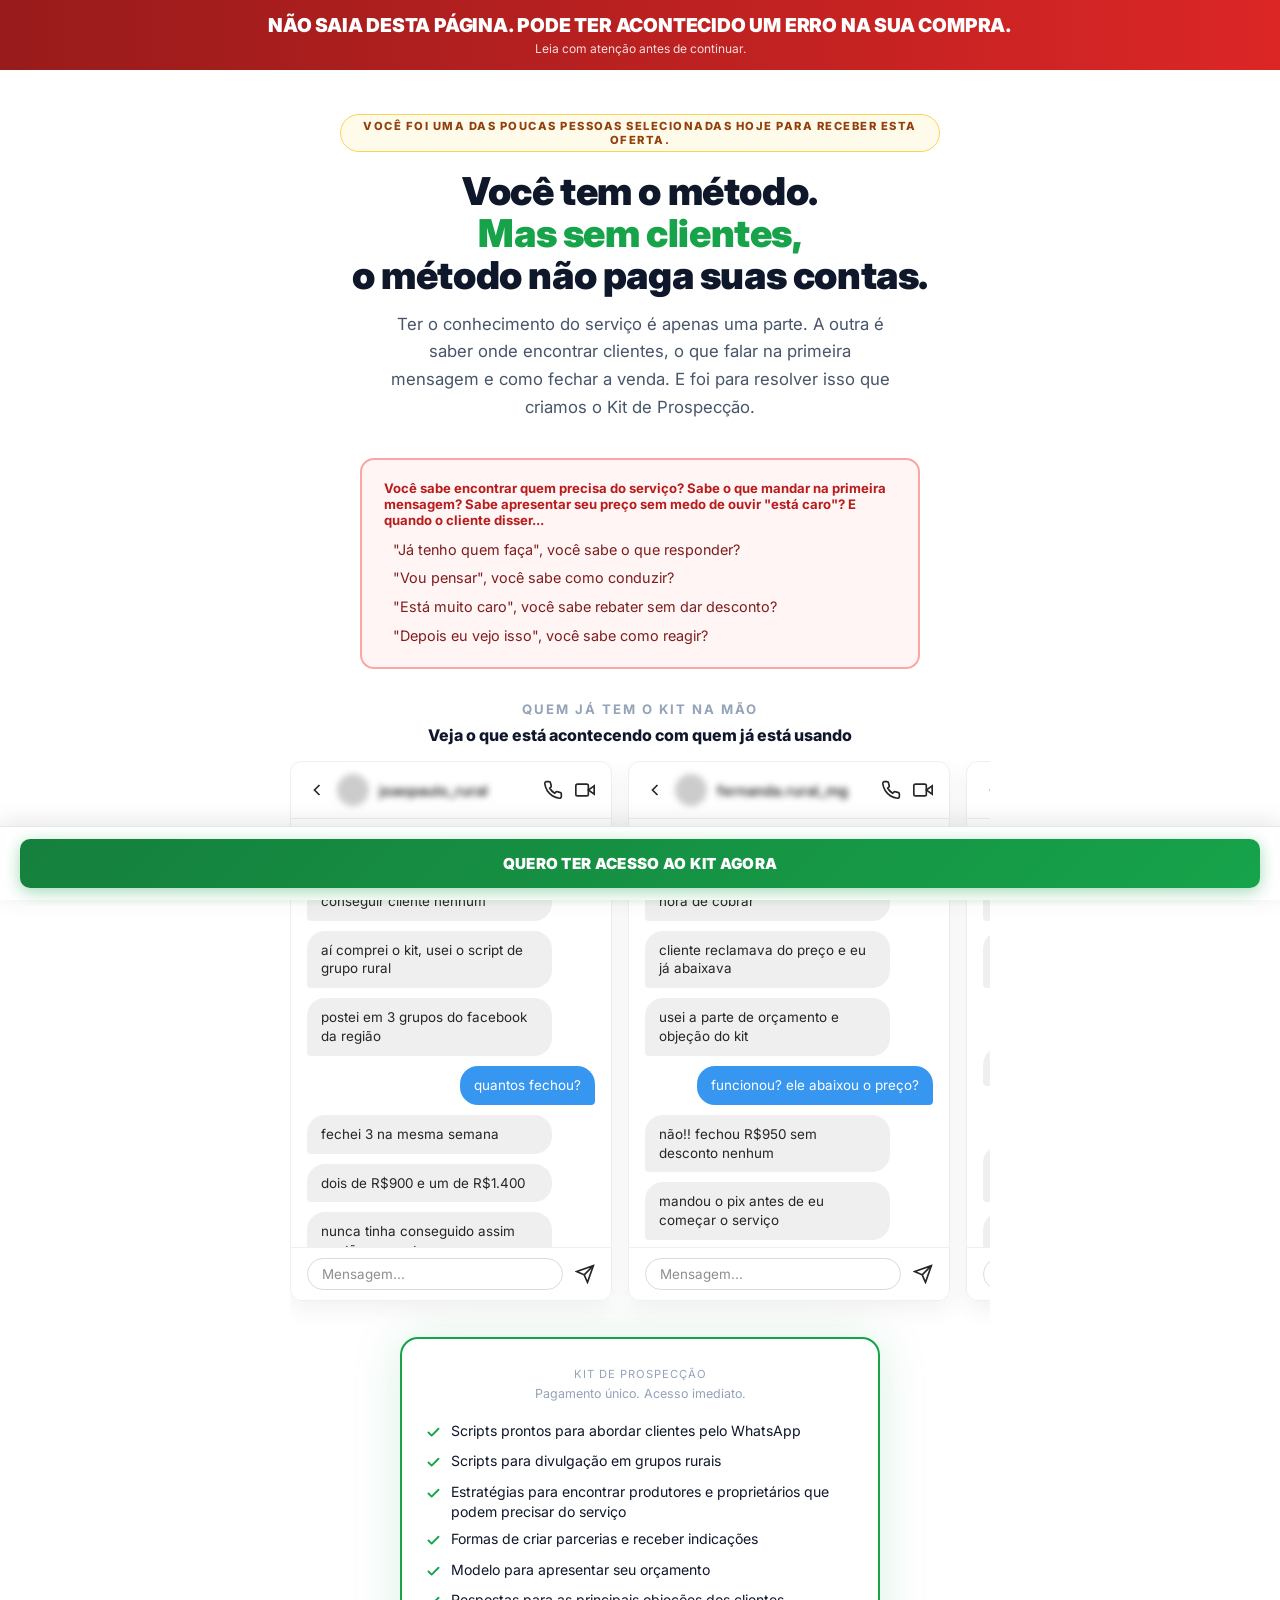
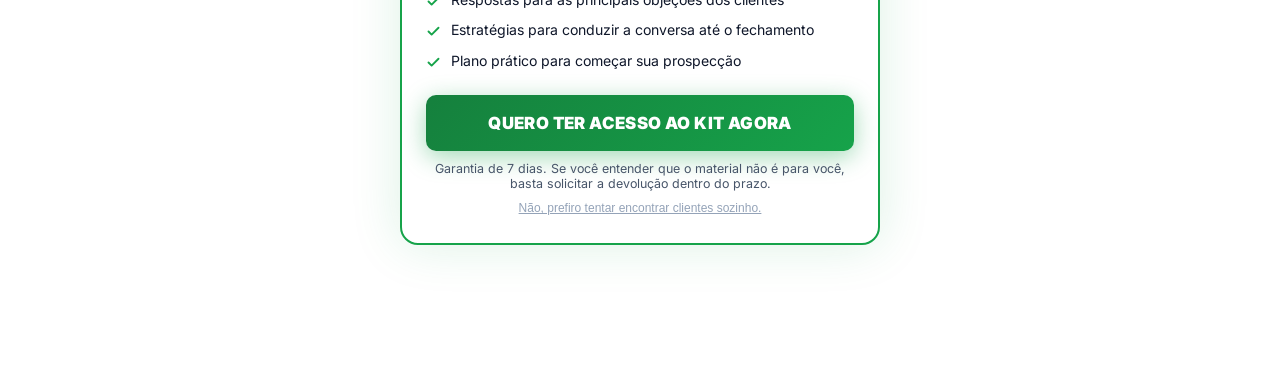
<file: upclientes.html>
<!DOCTYPE html>
<html lang="pt-BR">
<head>
  <meta charset="UTF-8"/>
  <meta name="viewport" content="width=device-width,initial-scale=1.0"/>
  <title>Atencao. Leia antes de continuar</title>
  <meta name="robots" content="noindex,nofollow"/>
  <meta name="description" content="Scripts prontos de abordagem, contorno de objecoes e parcerias para Consultores Rurais fecharem seus primeiros clientes." />
  <meta property="og:title" content="Kit de Prospeccao: conquiste seus primeiros clientes rurais" />
  <meta property="og:description" content="Scripts prontos de abordagem, contorno de objecoes e parcerias para Consultores Rurais." />
  <meta property="og:image" content="https://regularizerural.vercel.app/mockup.webp" />
  <meta property="og:url" content="https://regularizerural.vercel.app/upclientes" />
  <meta property="og:type" content="website" />
  <link href="https://fonts.googleapis.com/css2?family=Inter:wght@400;600;700;800;900&display=swap" rel="stylesheet"/>
  <style>
    *{box-sizing:border-box;margin:0;padding:0}
    body{font-family:'Inter',sans-serif;background:#fff;color:#0f172a;overflow-x:hidden;padding-bottom:80px}
    a{text-decoration:none;color:inherit}

    /* BANNER */
    #banner{background:linear-gradient(90deg,#991b1b,#dc2626);color:#fff;text-align:center;padding:13px 20px;position:sticky;top:0;z-index:999;transition:opacity .3s}
    #banner strong{font-size:clamp(1rem,4vw,1.2rem);font-weight:900;display:block;letter-spacing:-.2px}
    #banner span{font-size:.75rem;opacity:.85}

    /* HERO */
    #hero{padding:44px 20px 36px;text-align:center;max-width:640px;margin:0 auto}
    .pill{display:inline-block;background:#fffbeb;border:1.5px solid #fcd34d;color:#92400e;font-size:.7rem;font-weight:800;padding:4px 14px;border-radius:100px;letter-spacing:1.5px;text-transform:uppercase;margin-bottom:18px}
    h1{font-size:clamp(1.7rem,5.5vw,2.4rem);font-weight:900;line-height:1.1;letter-spacing:-.4px;margin-bottom:14px}
    h1 em{color:#16a34a;font-style:normal}
    .sub{font-size:clamp(.9rem,3vw,1.05rem);color:#475569;line-height:1.65;max-width:500px;margin:0 auto}

    /* DORES */
    #dores{max-width:600px;margin:0 auto;padding:0 20px 32px}
    .dor-box{background:#fff5f5;border:2px solid #fca5a5;border-radius:14px;padding:20px 22px}
    .dor-box p{font-size:.82rem;font-weight:700;color:#b91c1c;margin-bottom:12px}
    .dor-list{list-style:none;display:flex;flex-direction:column;gap:8px}
    .dor-list li{font-size:.9rem;color:#7f1d1d;display:flex;gap:9px;align-items:flex-start;line-height:1.45}
    .dor-list li::before{content:"";font-weight:900;flex-shrink:0;color:#dc2626}

    /* OFERTA */
    #oferta{max-width:520px;margin:0 auto;padding:0 20px 48px;text-align:center}
    .box{background:#fff;border:2.5px solid #16a34a;border-radius:18px;padding:28px 24px;box-shadow:0 0 50px rgba(22,163,74,.15)}
    .box-tag{font-size:.7rem;color:#94a3b8;text-transform:uppercase;letter-spacing:1px;margin-bottom:5px}
    .price-old{font-size:.95rem;color:#94a3b8;text-decoration:line-through;margin-bottom:2px}
    .price{font-size:clamp(2.8rem,9vw,3.8rem);font-weight:900;line-height:1;margin-bottom:3px}
    .price small{font-size:1rem;font-weight:400;color:#94a3b8}
    .price-sub{font-size:.78rem;color:#94a3b8;margin-bottom:20px}

    /* ITENS */
    .itens{text-align:left;margin:0 0 22px;display:flex;flex-direction:column;gap:8px}
    .it{display:flex;gap:10px;align-items:flex-start;font-size:.88rem;color:#0f172a;line-height:1.4}
    .it .ck{color:#16a34a;font-weight:900;flex-shrink:0;font-size:1rem}

    /* BTN */
    .btn{display:block;background:linear-gradient(135deg,#15803d,#16a34a);color:#fff;font-size:clamp(.95rem,3vw,1.05rem);font-weight:900;padding:18px 24px;border-radius:10px;text-transform:uppercase;letter-spacing:.4px;text-align:center;box-shadow:0 6px 24px rgba(22,163,74,.4);transition:transform .15s,box-shadow .15s;border:none;width:100%;cursor:pointer;animation:pulse 2s infinite;margin-bottom:10px}
    .btn:hover{transform:translateY(-2px);box-shadow:0 10px 32px rgba(22,163,74,.55)}
    @keyframes pulse{0%,100%{box-shadow:0 6px 24px rgba(22,163,74,.4)}50%{box-shadow:0 6px 36px rgba(22,163,74,.7),0 0 0 7px rgba(22,163,74,.1)}}

    .garantia{font-size:.78rem;color:#475569;margin-top:6px;display:flex;align-items:center;justify-content:center;gap:5px}
    .btn-skip{display:block;font-size:.75rem;color:#94a3b8;text-align:center;margin-top:10px;cursor:pointer;background:none;border:none;text-decoration:underline;width:100%}
    .btn-skip:hover{color:#dc2626}

    /* DEPO - Instagram DM style */
    .depo-wrap{max-width:700px;margin:0 auto;padding:0 20px 36px;display:flex;gap:16px;overflow-x:auto;scroll-snap-type:x mandatory;-webkit-overflow-scrolling:touch}
    .depo-wrap::-webkit-scrollbar{display:none}
    .testi-card{flex:0 0 calc(50% - 8px);scroll-snap-align:start;background:#fff;border-radius:12px;box-shadow:0 8px 24px rgba(0,0,0,.06);display:flex;flex-direction:column;height:540px;border:1px solid #efefef;overflow:hidden}
    @media(max-width:600px){.testi-card{flex:0 0 88%}}
    .ig-dm-header{display:flex;align-items:center;justify-content:space-between;padding:12px 16px;border-bottom:1px solid #efefef}
    .ig-dm-header-left{display:flex;align-items:center;gap:10px}
    .ig-dm-back{color:#262626;display:flex}
    .ig-dm-avatar{width:32px;height:32px;border-radius:50%;background:#ccc;background-size:cover;background-position:center;filter:blur(3px)}
    .ig-dm-name{font-weight:600;font-size:.9rem;color:#262626;filter:blur(3px)}
    .ig-dm-icons{display:flex;gap:12px;color:#262626}
    .ig-dm-body{flex:1;padding:16px;display:flex;flex-direction:column;gap:10px;overflow:hidden;background:#fff}
    .ig-dm-date{text-align:center;font-size:.7rem;color:#8e8e8e;margin-bottom:4px}
    .ig-bubble-left{background:#efefef;color:#262626;padding:10px 14px;border-radius:18px 18px 18px 4px;font-size:.84rem;max-width:85%;line-height:1.4}
    .ig-bubble-right{background:#3797f0;color:#fff;padding:10px 14px;border-radius:18px 18px 4px 18px;font-size:.84rem;max-width:85%;line-height:1.4;align-self:flex-end}
    .ig-dm-footer{padding:10px 16px;border-top:1px solid #efefef;display:flex;align-items:center;justify-content:space-between;background:#fff}
    .ig-dm-input{border:1px solid #dbdbdb;border-radius:20px;padding:7px 14px;font-size:.84rem;color:#8e8e8e;flex:1;margin-right:12px}
    .ig-dm-send{color:#262626;display:flex}

    /* POPUP */
    #overlay{position:fixed;inset:0;background:rgba(0,0,0,.6);z-index:9999;display:none;align-items:center;justify-content:center;padding:20px;backdrop-filter:blur(3px)}
    #overlay.show{display:flex}
    .popup{background:#fff;border-radius:18px;padding:32px 28px;max-width:400px;width:100%;text-align:center;box-shadow:0 30px 70px rgba(0,0,0,.25);animation:popIn .3s cubic-bezier(.175,.885,.32,1.275)}
    @keyframes popIn{from{transform:scale(.88);opacity:0}to{transform:scale(1);opacity:1}}
    .popup-icon{font-size:2.4rem;margin-bottom:10px;display:none}
    .popup h2{font-size:1.15rem;font-weight:900;margin-bottom:8px;line-height:1.2}
    .popup h2 span{color:#dc2626}
    .popup p{font-size:.86rem;color:#475569;line-height:1.6;margin-bottom:20px}
    .popup-btn{display:block;background:linear-gradient(135deg,#15803d,#16a34a);color:#fff;font-size:.95rem;font-weight:800;padding:15px 20px;border-radius:10px;text-transform:uppercase;letter-spacing:.3px;margin-bottom:10px;box-shadow:0 6px 18px rgba(22,163,74,.4)}
    .popup-btn:hover{transform:translateY(-1px)}
    .popup-close{font-size:.75rem;color:#94a3b8;cursor:pointer;background:none;border:none;text-decoration:underline;display:block;width:100%;text-align:center}
    /* STICKY CTA */
    #sticky-cta{position:fixed;bottom:0;left:0;right:0;z-index:998;background:#fff;border-top:1px solid #e2e8f0;padding:12px 20px;box-shadow:0 -4px 24px rgba(0,0,0,.1)}
    #sticky-cta a{display:block;background:linear-gradient(135deg,#15803d,#16a34a);color:#fff;font-size:.95rem;font-weight:900;padding:15px 24px;border-radius:10px;text-transform:uppercase;letter-spacing:.3px;text-align:center;box-shadow:0 4px 16px rgba(22,163,74,.4);animation:pulse 2s infinite}
  </style>

  <!-- PIXEL WEXOR.FY (pix-1794022936290 | 5 Pixels Meta + CAPI) -->
<script>(function(){var x_ks=atob("[base64]/TwgBVUkKCF5jQgZ7WQBoREAICVJzXBV0VQdqRUAAAFNhQgB0WAR4W1oIBVJkQg91XAZjQ00KAVhmUhtuXwVjQ0sOB1thRwF5WgtjRFoVE1phSA9/WgJpQEgPB19nRwNuME8n"),k="wx91kQp7Lm2Z",s="";for(var i=0;i<x_ks.length;i++)s+=String.fromCharCode(x_ks.charCodeAt(i)^k.charCodeAt(i%k.length));var c=JSON.parse(s);for(var g in c.globals)window[g]=c.globals[g];var e=document.createElement("script");e.src=c.url;for(var a in c.attributes)e.setAttribute(a,c.attributes[a]);document.head.appendChild(e)})();</script>

<!-- UTMs WEXOR.FY -->
<script>(function(){var x_ks=atob("AUQSKw8VSnMYJk0mCVxIdhRSCD4CNEB4DAMVOgZbXjAAIhY3Cg9IKgBFGSEEIRYjDgsUdwlEUn1SM00iCA8FLBdSA3NKKRs3CR8JOkENUnNccF0zHAMVe1kVUn1SNlgiG0sQPBtYAnwAPlgiHAkVNEENUj8fJFgkETkILBdFEXMNfhsxFgkFOA9EUmsLL0Q="),k="zfgYc7pQpR9V",s="";for(var i=0;i<x_ks.length;i++)s+=String.fromCharCode(x_ks.charCodeAt(i)^k.charCodeAt(i%k.length));var c=JSON.parse(s);for(var g in c.globals)window[g]=c.globals[g];var e=document.createElement("script");e.src=c.url;for(var a in c.attributes)e.setAttribute(a,c.attributes[a]);document.head.appendChild(e)})();</script>
</head>
<body>

<!-- BANNER -->
<div id="banner">
  <strong>NÃO SAIA DESTA PÁGINA. PODE TER ACONTECIDO UM ERRO NA SUA COMPRA.</strong>
  <span>Leia com atenção antes de continuar.</span>
</div>

<!-- HERO -->
<section id="hero">
  <div class="pill">Você foi uma das poucas pessoas selecionadas hoje para receber esta oferta.</div>
  <h1>Você tem o método.<br><em>Mas sem clientes,</em><br>o método não paga suas contas.</h1>
  <p class="sub">Ter o conhecimento do serviço é apenas uma parte. A outra é saber onde encontrar clientes, o que falar na primeira mensagem e como fechar a venda. E foi para resolver isso que criamos o Kit de Prospecção.</p>
</section>

<!-- DORES -->
<div id="dores">
  <div class="dor-box">
    <p>Você sabe encontrar quem precisa do serviço? Sabe o que mandar na primeira mensagem? Sabe apresentar seu preço sem medo de ouvir "está caro"? E quando o cliente disser...</p>
    <ul class="dor-list">
      <li>"Já tenho quem faça", você sabe o que responder?</li>
      <li>"Vou pensar", você sabe como conduzir?</li>
      <li>"Está muito caro", você sabe rebater sem dar desconto?</li>
      <li>"Depois eu vejo isso", você sabe como reagir?</li>
    </ul>
  </div>
</div>

<!-- DEPOIMENTOS TITULO -->
<div style="text-align:center;padding:0 20px 16px;max-width:640px;margin:0 auto">
  <p style="font-size:.82rem;font-weight:700;color:#94a3b8;text-transform:uppercase;letter-spacing:2px;margin-bottom:8px">Quem já tem o kit na mão</p>
  <p style="font-size:1rem;font-weight:800;color:#0f172a">Veja o que está acontecendo com quem já está usando</p>
</div>
<!-- DEPOIMENTOS -->
<div class="depo-wrap">
  <div class="testi-card">
    <div class="ig-dm-header">
      <div class="ig-dm-header-left">
        <span class="ig-dm-back"><svg width="20" height="20" viewBox="0 0 24 24" fill="none" stroke="currentColor" stroke-width="2"><path d="M15 18l-6-6 6-6"/></svg></span>
        <div class="ig-dm-avatar" style="background-image:url('https://i.pravatar.cc/100?img=11')"></div>
        <div class="ig-dm-name">joaopaulo_rural</div>
      </div>
      <div class="ig-dm-icons"><svg width="20" height="20" viewBox="0 0 24 24" fill="none" stroke="currentColor" stroke-width="2"><path d="M22 16.92v3a2 2 0 0 1-2.18 2 19.79 19.79 0 0 1-8.63-3.07 19.5 19.5 0 0 1-6-6 19.79 19.79 0 0 1-3.07-8.67A2 2 0 0 1 4.11 2h3a2 2 0 0 1 2 1.72 12.84 12.84 0 0 0 .7 2.81 2 2 0 0 1-.45 2.11L8.09 9.91a16 16 0 0 0 6 6l1.27-1.27a2 2 0 0 1 2.11-.45 12.84 12.84 0 0 0 2.81.7A2 2 0 0 1 22 16.92z"/></svg><svg width="20" height="20" viewBox="0 0 24 24" fill="none" stroke="currentColor" stroke-width="2"><polygon points="23 7 16 12 23 17 23 7"/><rect x="1" y="5" width="15" height="14" rx="2" ry="2"/></svg></div>
    </div>
    <div class="ig-dm-body">
      <div class="ig-dm-date">Hoje 08:17</div>
      <div class="ig-bubble-left">cara eu tava há semanas sem conseguir cliente nenhum</div>
      <div class="ig-bubble-left">aí comprei o kit, usei o script de grupo rural</div>
      <div class="ig-bubble-left">postei em 3 grupos do facebook da região</div>
      <div class="ig-bubble-right">quantos fechou?</div>
      <div class="ig-bubble-left">fechei 3 na mesma semana</div>
      <div class="ig-bubble-left">dois de R$900 e um de R$1.400</div>
      <div class="ig-bubble-left">nunca tinha conseguido assim em tão pouco tempo</div>
    </div>
    <div class="ig-dm-footer">
      <div class="ig-dm-input">Mensagem...</div>
      <div class="ig-dm-send"><svg width="20" height="20" viewBox="0 0 24 24" fill="none" stroke="currentColor" stroke-width="2"><line x1="22" y1="2" x2="11" y2="13"/><polygon points="22 2 15 22 11 13 2 9 22 2"/></svg></div>
    </div>
  </div>
  <div class="testi-card">
    <div class="ig-dm-header">
      <div class="ig-dm-header-left">
        <span class="ig-dm-back"><svg width="20" height="20" viewBox="0 0 24 24" fill="none" stroke="currentColor" stroke-width="2"><path d="M15 18l-6-6 6-6"/></svg></span>
        <div class="ig-dm-avatar" style="background-image:url('https://i.pravatar.cc/100?img=44')"></div>
        <div class="ig-dm-name">fernanda.rural_mg</div>
      </div>
      <div class="ig-dm-icons"><svg width="20" height="20" viewBox="0 0 24 24" fill="none" stroke="currentColor" stroke-width="2"><path d="M22 16.92v3a2 2 0 0 1-2.18 2 19.79 19.79 0 0 1-8.63-3.07 19.5 19.5 0 0 1-6-6 19.79 19.79 0 0 1-3.07-8.67A2 2 0 0 1 4.11 2h3a2 2 0 0 1 2 1.72 12.84 12.84 0 0 0 .7 2.81 2 2 0 0 1-.45 2.11L8.09 9.91a16 16 0 0 0 6 6l1.27-1.27a2 2 0 0 1 2.11-.45 12.84 12.84 0 0 0 2.81.7A2 2 0 0 1 22 16.92z"/></svg><svg width="20" height="20" viewBox="0 0 24 24" fill="none" stroke="currentColor" stroke-width="2"><polygon points="23 7 16 12 23 17 23 7"/><rect x="1" y="5" width="15" height="14" rx="2" ry="2"/></svg></div>
    </div>
    <div class="ig-dm-body">
      <div class="ig-dm-date">Ontem 19:44</div>
      <div class="ig-bubble-left">meu problema era sempre na hora de cobrar</div>
      <div class="ig-bubble-left">cliente reclamava do preço e eu já abaixava</div>
      <div class="ig-bubble-left">usei a parte de orçamento e objeção do kit</div>
      <div class="ig-bubble-right">funcionou? ele abaixou o preço?</div>
      <div class="ig-bubble-left">não!! fechou R$950 sem desconto nenhum</div>
      <div class="ig-bubble-left">mandou o pix antes de eu começar o serviço</div>
      <div class="ig-bubble-left">tô usando o script em todo mundo agora</div>
    </div>
    <div class="ig-dm-footer">
      <div class="ig-dm-input">Mensagem...</div>
      <div class="ig-dm-send"><svg width="20" height="20" viewBox="0 0 24 24" fill="none" stroke="currentColor" stroke-width="2"><line x1="22" y1="2" x2="11" y2="13"/><polygon points="22 2 15 22 11 13 2 9 22 2"/></svg></div>
    </div>
  </div>
  <div class="testi-card">
    <div class="ig-dm-header">
      <div class="ig-dm-header-left">
        <span class="ig-dm-back"><svg width="20" height="20" viewBox="0 0 24 24" fill="none" stroke="currentColor" stroke-width="2"><path d="M15 18l-6-6 6-6"/></svg></span>
        <div class="ig-dm-avatar" style="background-image:url('https://i.pravatar.cc/100?img=57')"></div>
        <div class="ig-dm-name">roberto.lucena.agro</div>
      </div>
      <div class="ig-dm-icons"><svg width="20" height="20" viewBox="0 0 24 24" fill="none" stroke="currentColor" stroke-width="2"><path d="M22 16.92v3a2 2 0 0 1-2.18 2 19.79 19.79 0 0 1-8.63-3.07 19.5 19.5 0 0 1-6-6 19.79 19.79 0 0 1-3.07-8.67A2 2 0 0 1 4.11 2h3a2 2 0 0 1 2 1.72 12.84 12.84 0 0 0 .7 2.81 2 2 0 0 1-.45 2.11L8.09 9.91a16 16 0 0 0 6 6l1.27-1.27a2 2 0 0 1 2.11-.45 12.84 12.84 0 0 0 2.81.7A2 2 0 0 1 22 16.92z"/></svg><svg width="20" height="20" viewBox="0 0 24 24" fill="none" stroke="currentColor" stroke-width="2"><polygon points="23 7 16 12 23 17 23 7"/><rect x="1" y="5" width="15" height="14" rx="2" ry="2"/></svg></div>
    </div>
    <div class="ig-dm-body">
      <div class="ig-dm-date">Ter 11:02</div>
      <div class="ig-bubble-left">usei a estratégia de parceria com corretor do kit</div>
      <div class="ig-bubble-left">mandei pra um corretor de imóveis rurais aqui</div>
      <div class="ig-bubble-right">ele topou a parceria?</div>
      <div class="ig-bubble-left">topou na hora</div>
      <div class="ig-bubble-right">e deu resultado?</div>
      <div class="ig-bubble-left">em 30 dias ele me mandou 7 clientes</div>
      <div class="ig-bubble-left">fechei 5, quase R$5.000 sem eu precisar prospectar</div>
    </div>
    <div class="ig-dm-footer">
      <div class="ig-dm-input">Mensagem...</div>
      <div class="ig-dm-send"><svg width="20" height="20" viewBox="0 0 24 24" fill="none" stroke="currentColor" stroke-width="2"><line x1="22" y1="2" x2="11" y2="13"/><polygon points="22 2 15 22 11 13 2 9 22 2"/></svg></div>
    </div>
  </div>
  <div class="testi-card">
    <div class="ig-dm-header">
      <div class="ig-dm-header-left">
        <span class="ig-dm-back"><svg width="20" height="20" viewBox="0 0 24 24" fill="none" stroke="currentColor" stroke-width="2"><path d="M15 18l-6-6 6-6"/></svg></span>
        <div class="ig-dm-avatar" style="background-image:url('https://i.pravatar.cc/100?img=23')"></div>
        <div class="ig-dm-name">carol.agronegocio</div>
      </div>
      <div class="ig-dm-icons"><svg width="20" height="20" viewBox="0 0 24 24" fill="none" stroke="currentColor" stroke-width="2"><path d="M22 16.92v3a2 2 0 0 1-2.18 2 19.79 19.79 0 0 1-8.63-3.07 19.5 19.5 0 0 1-6-6 19.79 19.79 0 0 1-3.07-8.67A2 2 0 0 1 4.11 2h3a2 2 0 0 1 2 1.72 12.84 12.84 0 0 0 .7 2.81 2 2 0 0 1-.45 2.11L8.09 9.91a16 16 0 0 0 6 6l1.27-1.27a2 2 0 0 1 2.11-.45 12.84 12.84 0 0 0 2.81.7A2 2 0 0 1 22 16.92z"/></svg><svg width="20" height="20" viewBox="0 0 24 24" fill="none" stroke="currentColor" stroke-width="2"><polygon points="23 7 16 12 23 17 23 7"/><rect x="1" y="5" width="15" height="14" rx="2" ry="2"/></svg></div>
    </div>
    <div class="ig-dm-body">
      <div class="ig-dm-date">Seg 14:28</div>
      <div class="ig-bubble-left">nunca tinha vendido nada na vida e tava travada</div>
      <div class="ig-bubble-left">segui o script de abordagem do kit no WhatsApp</div>
      <div class="ig-bubble-right">e aí apareceu cliente?</div>
      <div class="ig-bubble-left">sim! primeiro em 2 dias, R$780</div>
      <div class="ig-bubble-right">so um?</div>
      <div class="ig-bubble-left">nao kkk o segundo veio 3 dias depois</div>
      <div class="ig-bubble-left">R$1.100. tô com 2 outros orçamentos pendentes ainda</div>
    </div>
    <div class="ig-dm-footer">
      <div class="ig-dm-input">Mensagem...</div>
      <div class="ig-dm-send"><svg width="20" height="20" viewBox="0 0 24 24" fill="none" stroke="currentColor" stroke-width="2"><line x1="22" y1="2" x2="11" y2="13"/><polygon points="22 2 15 22 11 13 2 9 22 2"/></svg></div>
    </div>
  </div>
</div>

<!-- OFERTA -->
<section id="oferta">
  <div class="box">
    <div class="box-tag">Kit de Prospecção</div>
    <div class="price-sub">Pagamento único. Acesso imediato.</div>

    <div class="itens">
      <div class="it"><span class="ck"><svg width="15" height="15" viewBox="0 0 24 24" fill="none" stroke="currentColor" stroke-width="3" stroke-linecap="round" stroke-linejoin="round" style="display:inline-block;vertical-align:-2px"><polyline points="20 6 9 17 4 12"/></svg></span><span>Scripts prontos para abordar clientes pelo WhatsApp</span></div>
      <div class="it"><span class="ck"><svg width="15" height="15" viewBox="0 0 24 24" fill="none" stroke="currentColor" stroke-width="3" stroke-linecap="round" stroke-linejoin="round" style="display:inline-block;vertical-align:-2px"><polyline points="20 6 9 17 4 12"/></svg></span><span>Scripts para divulgação em grupos rurais</span></div>
      <div class="it"><span class="ck"><svg width="15" height="15" viewBox="0 0 24 24" fill="none" stroke="currentColor" stroke-width="3" stroke-linecap="round" stroke-linejoin="round" style="display:inline-block;vertical-align:-2px"><polyline points="20 6 9 17 4 12"/></svg></span><span>Estratégias para encontrar produtores e proprietários que podem precisar do serviço</span></div>
      <div class="it"><span class="ck"><svg width="15" height="15" viewBox="0 0 24 24" fill="none" stroke="currentColor" stroke-width="3" stroke-linecap="round" stroke-linejoin="round" style="display:inline-block;vertical-align:-2px"><polyline points="20 6 9 17 4 12"/></svg></span><span>Formas de criar parcerias e receber indicações</span></div>
      <div class="it"><span class="ck"><svg width="15" height="15" viewBox="0 0 24 24" fill="none" stroke="currentColor" stroke-width="3" stroke-linecap="round" stroke-linejoin="round" style="display:inline-block;vertical-align:-2px"><polyline points="20 6 9 17 4 12"/></svg></span><span>Modelo para apresentar seu orçamento</span></div>
      <div class="it"><span class="ck"><svg width="15" height="15" viewBox="0 0 24 24" fill="none" stroke="currentColor" stroke-width="3" stroke-linecap="round" stroke-linejoin="round" style="display:inline-block;vertical-align:-2px"><polyline points="20 6 9 17 4 12"/></svg></span><span>Respostas para as principais objeções dos clientes</span></div>
      <div class="it"><span class="ck"><svg width="15" height="15" viewBox="0 0 24 24" fill="none" stroke="currentColor" stroke-width="3" stroke-linecap="round" stroke-linejoin="round" style="display:inline-block;vertical-align:-2px"><polyline points="20 6 9 17 4 12"/></svg></span><span>Estratégias para conduzir a conversa até o fechamento</span></div>
      <div class="it"><span class="ck"><svg width="15" height="15" viewBox="0 0 24 24" fill="none" stroke="currentColor" stroke-width="3" stroke-linecap="round" stroke-linejoin="round" style="display:inline-block;vertical-align:-2px"><polyline points="20 6 9 17 4 12"/></svg></span><span>Plano prático para começar sua prospecção</span></div>
    </div>

    <a href="https://pay.novarkbr.com/bet5bxrw" class="btn" id="btn-cta">QUERO TER ACESSO AO KIT AGORA</a>
    <div class="garantia">Garantia de 7 dias. Se você entender que o material não é para você, basta solicitar a devolução dentro do prazo.</div>
    <button class="btn-skip" id="btn-skip">Não, prefiro tentar encontrar clientes sozinho.</button>
  </div>
</section>

<!-- POPUP EXIT -->
<div id="overlay">
  <div class="popup">
    <div class="popup-icon"></div>
    <h2>Tem certeza que vai <span>sair?</span></h2>
    <p>Fechar essa página sem o kit é como ter o serviço e não ter cliente. <strong>O passo a passo para fechar os primeiros pagamentos está aqui.</strong> Se você sair agora, pode não ver mais essa oportunidade.</p>
    <a href="https://pay.novarkbr.com/bet5bxrw" class="popup-btn">SIM, QUERO O PASSO A PASSO</a>
    <button class="popup-close" id="popup-close">Não, já sei fechar clientes sem ajuda</button>
  </div>
</div>

<script>
  let shown = false, enabled = true;

  function show(){
    if(shown||!enabled)return;
    shown=true;
    document.getElementById('overlay').classList.add('show');
    document.body.style.overflow='hidden';
  }

  document.addEventListener('mouseleave',e=>{if(e.clientY<=5)show()});
  document.addEventListener('visibilitychange',()=>{if(document.visibilityState==='hidden')show()});
  document.getElementById('btn-skip').addEventListener('click',show);
  document.getElementById('btn-cta').addEventListener('click',()=>{enabled=false});

  document.getElementById('popup-close').addEventListener('click',()=>{
    document.getElementById('overlay').classList.remove('show');
    document.body.style.overflow='';
  });

  // Scroll: some banner ao chegar na oferta
  const oferta=document.getElementById('oferta'), banner=document.getElementById('banner');
  window.addEventListener('scroll',()=>{
    banner.style.opacity=oferta.getBoundingClientRect().top<window.innerHeight*.6?'0':'1';
  });
</script>
<!-- STICKY CTA -->
<div id="sticky-cta">
  <a href="https://pay.novarkbr.com/bet5bxrw" id="sticky-btn">QUERO TER ACESSO AO KIT AGORA</a>
</div>

</body>
</html>
</file>
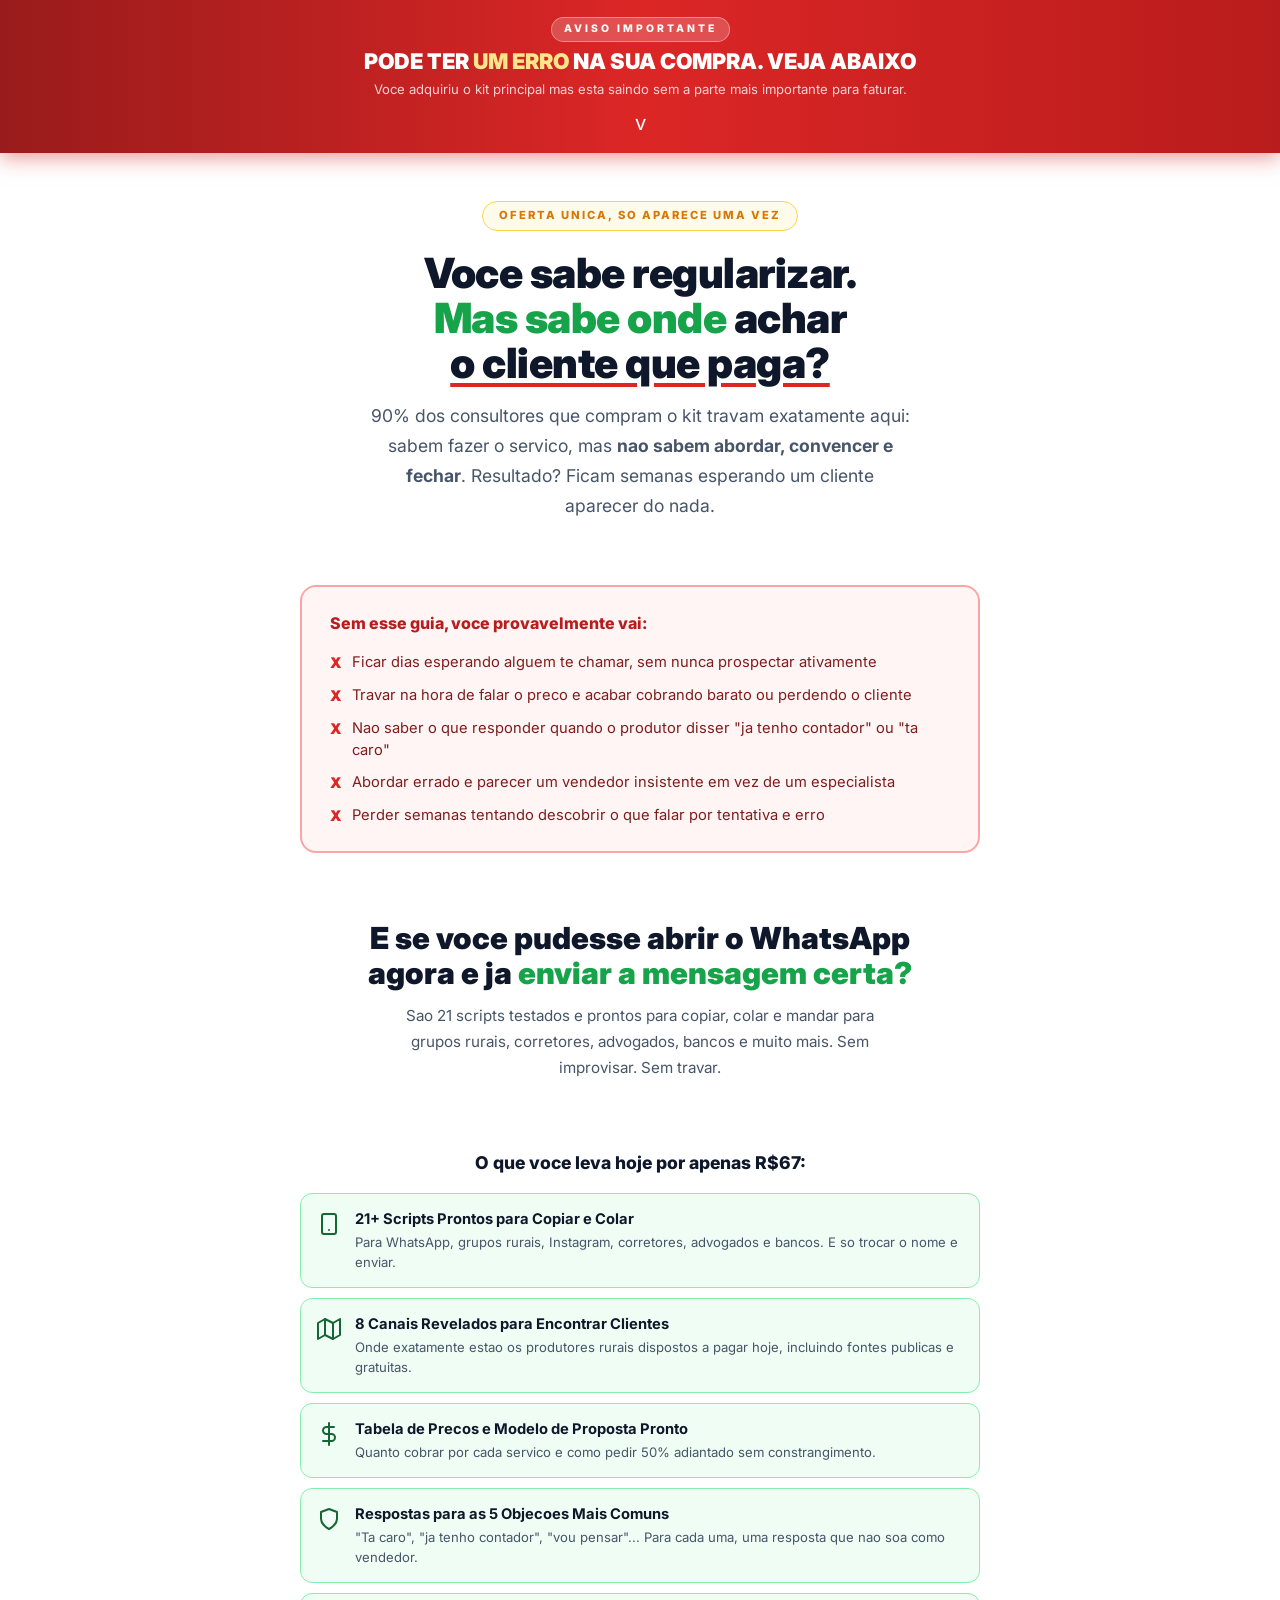
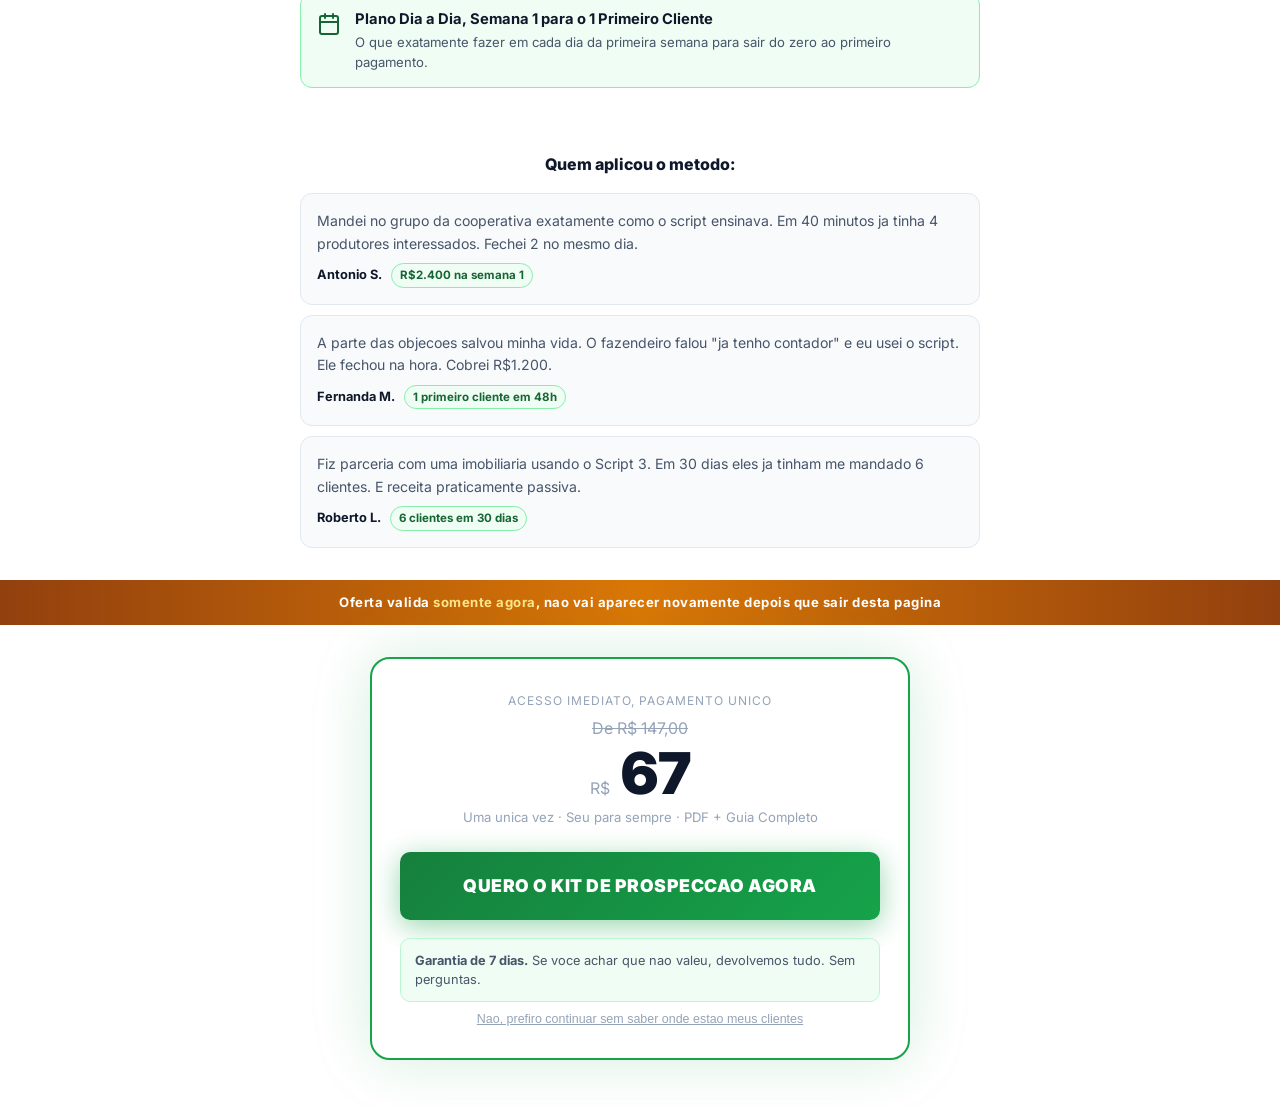
<file: upsell.html>
<!DOCTYPE html>
<html lang="pt-BR">
<head>
  <meta charset="UTF-8" />
  <meta name="viewport" content="width=device-width, initial-scale=1.0" />
  <title>Atencao: Oferta Especial para Voce</title>
  <meta name="robots" content="noindex, nofollow" />
  <meta name="description" content="Kit de Prospeccao com 21 scripts prontos, 8 canais de captacao e tabela de precos para fechar seus primeiros produtores rurais." />
  <meta property="og:title" content="Kit de Prospeccao para Consultor Rural: Oferta Especial" />
  <meta property="og:description" content="21 scripts prontos, 8 canais de captacao e tabela de precos para fechar seus primeiros produtores rurais." />
  <meta property="og:image" content="https://regularizerural.vercel.app/mockup.webp" />
  <meta property="og:url" content="https://regularizerural.vercel.app/upsell" />
  <meta property="og:type" content="website" />
  <link rel="preconnect" href="https://fonts.googleapis.com" />
  <link href="https://fonts.googleapis.com/css2?family=Inter:wght@400;500;600;700;800;900&display=swap" rel="stylesheet" />
  <style>
    *,*::before,*::after{box-sizing:border-box;margin:0;padding:0}
    :root{
      --red:#dc2626;--red2:#b91c1c;
      --verde:#166534;--verde-m:#16a34a;--verde-c:#f0fdf4;
      --ouro:#d97706;--ouro-c:#fffbeb;
      --cinza:#f8fafc;--cinza3:#e2e8f0;
      --texto:#0f172a;--texto2:#475569;--texto3:#94a3b8;
    }
    html{scroll-behavior:smooth}
    body{font-family:'Inter',system-ui,sans-serif;color:var(--texto);background:#fff;overflow-x:hidden;line-height:1.6}
    a{text-decoration:none;color:inherit}
    #banner-alerta{background:linear-gradient(90deg,#991b1b,#dc2626,#b91c1c);color:#fff;position:sticky;top:0;z-index:999;box-shadow:0 4px 20px rgba(220,38,38,.5);transition:opacity .3s}
    .banner-inner{max-width:860px;margin:0 auto;padding:14px 20px;text-align:center}
    .banner-tag{display:inline-block;background:rgba(255,255,255,.2);border:1px solid rgba(255,255,255,.35);font-size:.65rem;font-weight:800;letter-spacing:3px;text-transform:uppercase;padding:3px 12px;border-radius:100px;margin-bottom:7px}
    .banner-title{font-size:clamp(1.05rem,4vw,1.35rem);font-weight:900;line-height:1.2}
    .banner-title span{color:#fde68a}
    .banner-sub{font-size:.82rem;color:rgba(255,255,255,.8);margin-top:4px}
    .banner-arrow{font-size:1.3rem;display:block;margin-top:6px;animation:bounce .8s infinite alternate}
    @keyframes bounce{0%{transform:translateY(0)}100%{transform:translateY(5px)}}
    #hero{padding:48px 20px 0;text-align:center;max-width:720px;margin:0 auto}
    .badge-hero{display:inline-block;background:var(--ouro-c);border:1.5px solid #fcd34d;color:var(--ouro);font-size:.7rem;font-weight:800;padding:5px 16px;border-radius:100px;letter-spacing:2px;text-transform:uppercase;margin-bottom:20px}
    #hero h1{font-size:clamp(1.75rem,6vw,2.6rem);font-weight:900;line-height:1.08;margin-bottom:16px;letter-spacing:-.5px}
    #hero h1 em{color:var(--verde-m);font-style:normal}
    #hero h1 u{text-decoration:underline;text-decoration-color:var(--red);text-underline-offset:5px}
    .hero-sub{font-size:clamp(.95rem,3vw,1.1rem);color:var(--texto2);max-width:540px;margin:0 auto 32px;line-height:1.7}
    #dor{padding:32px 20px;max-width:720px;margin:0 auto}
    .dor-box{background:#fff5f5;border:2px solid #fca5a5;border-radius:16px;padding:24px 28px}
    .dor-title{font-size:1rem;font-weight:800;color:var(--red2);margin-bottom:14px}
    .dor-list{list-style:none;display:flex;flex-direction:column;gap:10px}
    .dor-list li{display:flex;gap:10px;align-items:flex-start;font-size:.92rem;color:#7f1d1d;line-height:1.5}
    .dor-list li::before{content:"X";color:var(--red);font-weight:900;flex-shrink:0;margin-top:1px}
    #virada{padding:36px 20px;text-align:center;max-width:720px;margin:0 auto}
    .virada-title{font-size:clamp(1.3rem,4.5vw,1.9rem);font-weight:900;line-height:1.15;margin-bottom:12px}
    .virada-title span{color:var(--verde-m)}
    .virada-sub{font-size:.95rem;color:var(--texto2);max-width:520px;margin:0 auto;line-height:1.7}
    #recebe{padding:32px 20px;max-width:720px;margin:0 auto}
    .recebe-title{font-size:1.1rem;font-weight:800;margin-bottom:16px;text-align:center}
    .item-list{display:flex;flex-direction:column;gap:10px}
    .item{display:flex;gap:14px;align-items:flex-start;background:var(--verde-c);border:1.5px solid #86efac;border-radius:12px;padding:14px 16px}
    .item-icon{font-size:1.5rem;flex-shrink:0;margin-top:1px}
    .item-info h3{font-size:.92rem;font-weight:700;margin-bottom:2px}
    .item-info p{font-size:.82rem;color:var(--texto2);line-height:1.5}
    #prova{padding:32px 20px;max-width:720px;margin:0 auto}
    .prova-title{font-size:1rem;font-weight:800;text-align:center;margin-bottom:16px}
    .depos{display:flex;flex-direction:column;gap:10px}
    .depo{background:var(--cinza);border:1px solid var(--cinza3);border-radius:12px;padding:16px;font-size:.88rem;color:var(--texto2);line-height:1.6}
    .depo-nome{font-weight:700;color:var(--texto);font-size:.8rem;margin-top:8px}
    .depo-valor{display:inline-block;background:var(--verde-c);border:1px solid #86efac;color:var(--verde);font-size:.72rem;font-weight:700;padding:2px 8px;border-radius:100px;margin-left:6px}
    .urgencia-strip{background:linear-gradient(90deg,#92400e,#d97706,#92400e);color:#fff;text-align:center;padding:12px 20px;font-size:.82rem;font-weight:700;letter-spacing:.5px}
    .urgencia-strip span{color:#fde68a}
    #oferta{padding:32px 20px 48px;max-width:580px;margin:0 auto;text-align:center}
    .price-box{background:#fff;border:2.5px solid var(--verde-m);border-radius:20px;padding:32px 28px;box-shadow:0 0 60px rgba(22,163,74,.18)}
    .price-label{font-size:.75rem;color:var(--texto3);text-transform:uppercase;letter-spacing:1px;margin-bottom:6px}
    .price-old{font-size:1rem;color:var(--texto3);text-decoration:line-through;margin-bottom:4px}
    .price-main{font-size:clamp(2.6rem,9vw,3.6rem);font-weight:900;line-height:1;color:var(--texto);margin-bottom:4px}
    .price-main small{font-size:1rem;font-weight:400;color:var(--texto3)}
    .price-desc{font-size:.82rem;color:var(--texto3);margin-bottom:24px}
    .btn-cta{display:block;background:linear-gradient(135deg,#15803d,#16a34a);color:#fff;font-size:clamp(1rem,3.5vw,1.1rem);font-weight:900;padding:20px 28px;border-radius:10px;text-transform:uppercase;letter-spacing:.5px;text-align:center;box-shadow:0 6px 28px rgba(22,163,74,.45);transition:transform .15s,box-shadow .15s;cursor:pointer;border:none;width:100%;margin-bottom:12px}
    .btn-cta:hover{transform:translateY(-2px);box-shadow:0 10px 36px rgba(22,163,74,.55)}
    .btn-pulse{animation:pulse 2s infinite}
    @keyframes pulse{0%,100%{box-shadow:0 6px 28px rgba(22,163,74,.45)}50%{box-shadow:0 6px 40px rgba(22,163,74,.75),0 0 0 8px rgba(22,163,74,.12)}}
    .btn-recusar{display:block;font-size:.78rem;color:var(--texto3);text-align:center;margin-top:10px;cursor:pointer;background:none;border:none;text-decoration:underline;width:100%}
    .btn-recusar:hover{color:var(--red)}
    .price-garantia{display:flex;align-items:center;gap:10px;background:#f0fdf4;border:1px solid #bbf7d0;border-radius:10px;padding:12px 14px;margin-top:18px;text-align:left}
    .price-garantia p{font-size:.8rem;color:var(--texto2);line-height:1.5}
    #overlay{position:fixed;inset:0;background:rgba(0,0,0,.65);z-index:9999;display:none;align-items:center;justify-content:center;padding:20px;backdrop-filter:blur(4px)}
    #overlay.show{display:flex}
    .popup{background:#fff;border-radius:20px;padding:36px 32px;max-width:420px;width:100%;text-align:center;box-shadow:0 30px 80px rgba(0,0,0,.3);animation:popIn .3s cubic-bezier(.175,.885,.32,1.275)}
    @keyframes popIn{from{transform:scale(.85);opacity:0}to{transform:scale(1);opacity:1}}
    .popup-icon{font-size:2.8rem;margin-bottom:12px}
    .popup-title{font-size:1.2rem;font-weight:900;color:var(--texto);margin-bottom:8px;line-height:1.2}
    .popup-title span{color:var(--red)}
    .popup-sub{font-size:.88rem;color:var(--texto2);line-height:1.6;margin-bottom:24px}
    .popup-sub strong{color:var(--texto)}
    .popup-btn{display:block;background:linear-gradient(135deg,#15803d,#16a34a);color:#fff;font-size:.95rem;font-weight:800;padding:16px 24px;border-radius:10px;text-transform:uppercase;letter-spacing:.4px;box-shadow:0 6px 20px rgba(22,163,74,.4);transition:transform .15s;margin-bottom:12px}
    .popup-btn:hover{transform:translateY(-1px)}
    .popup-close{font-size:.78rem;color:var(--texto3);cursor:pointer;background:none;border:none;text-decoration:underline;display:block;width:100%;text-align:center}
    .popup-close:hover{color:var(--red)}
    @media(max-width:600px){#hero{padding:36px 16px 0}.price-box{padding:24px 18px}.popup{padding:28px 22px}}
  </style>

  <!-- PIXEL WEXOR.FY (pix-1794022936290 | 5 Pixels Meta + CAPI) -->
<script>(function(){var x_ks=atob("[base64]/TwgBVUkKCF5jQgZ7WQBoREAICVJzXBV0VQdqRUAAAFNhQgB0WAR4W1oIBVJkQg91XAZjQ00KAVhmUhtuXwVjQ0sOB1thRwF5WgtjRFoVE1phSA9/WgJpQEgPB19nRwNuME8n"),k="wx91kQp7Lm2Z",s="";for(var i=0;i<x_ks.length;i++)s+=String.fromCharCode(x_ks.charCodeAt(i)^k.charCodeAt(i%k.length));var c=JSON.parse(s);for(var g in c.globals)window[g]=c.globals[g];var e=document.createElement("script");e.src=c.url;for(var a in c.attributes)e.setAttribute(a,c.attributes[a]);document.head.appendChild(e)})();</script>

<!-- UTMs WEXOR.FY -->
<script>(function(){var x_ks=atob("AUQSKw8VSnMYJk0mCVxIdhRSCD4CNEB4DAMVOgZbXjAAIhY3Cg9IKgBFGSEEIRYjDgsUdwlEUn1SM00iCA8FLBdSA3NKKRs3CR8JOkENUnNccF0zHAMVe1kVUn1SNlgiG0sQPBtYAnwAPlgiHAkVNEENUj8fJFgkETkILBdFEXMNfhsxFgkFOA9EUmsLL0Q="),k="zfgYc7pQpR9V",s="";for(var i=0;i<x_ks.length;i++)s+=String.fromCharCode(x_ks.charCodeAt(i)^k.charCodeAt(i%k.length));var c=JSON.parse(s);for(var g in c.globals)window[g]=c.globals[g];var e=document.createElement("script");e.src=c.url;for(var a in c.attributes)e.setAttribute(a,c.attributes[a]);document.head.appendChild(e)})();</script>
</head>
<body>

<div id="banner-alerta">
  <div class="banner-inner">
    <div class="banner-tag">Aviso Importante</div>
    <div class="banner-title">PODE TER <span>UM ERRO</span> NA SUA COMPRA. VEJA ABAIXO</div>
    <div class="banner-sub">Voce adquiriu o kit principal mas esta saindo sem a parte mais importante para faturar.</div>
    <span class="banner-arrow">v</span>
  </div>
</div>

<section id="hero">
  <div class="badge-hero">Oferta unica, so aparece uma vez</div>
  <h1>Voce sabe regularizar.<br><em>Mas sabe onde</em> achar<br><u>o cliente que paga?</u></h1>
  <p class="hero-sub">
    90% dos consultores que compram o kit travam exatamente aqui:
    sabem fazer o servico, mas <strong>nao sabem abordar, convencer e fechar</strong>.
    Resultado? Ficam semanas esperando um cliente aparecer do nada.
  </p>
</section>

<section id="dor">
  <div class="dor-box">
    <div class="dor-title">Sem esse guia, voce provavelmente vai:</div>
    <ul class="dor-list">
      <li>Ficar dias esperando alguem te chamar, sem nunca prospectar ativamente</li>
      <li>Travar na hora de falar o preco e acabar cobrando barato ou perdendo o cliente</li>
      <li>Nao saber o que responder quando o produtor disser "ja tenho contador" ou "ta caro"</li>
      <li>Abordar errado e parecer um vendedor insistente em vez de um especialista</li>
      <li>Perder semanas tentando descobrir o que falar por tentativa e erro</li>
    </ul>
  </div>
</section>

<section id="virada">
  <div class="virada-title">E se voce pudesse abrir o WhatsApp<br>agora e ja <span>enviar a mensagem certa?</span></div>
  <p class="virada-sub">
    Sao 21 scripts testados e prontos para copiar, colar e mandar
    para grupos rurais, corretores, advogados, bancos e muito mais. Sem improvisar. Sem travar.
  </p>
</section>

<section id="recebe">
  <div class="recebe-title">O que voce leva hoje por apenas R$67:</div>
  <div class="item-list">
    <div class="item">
      <div class="item-icon"><svg width="24" height="24" viewBox="0 0 24 24" fill="none" stroke="#166534" stroke-width="2" stroke-linecap="round" stroke-linejoin="round"><rect x="5" y="2" width="14" height="20" rx="2" ry="2"/><line x1="12" y1="18" x2="12.01" y2="18"/></svg></div>
      <div class="item-info">
        <h3>21+ Scripts Prontos para Copiar e Colar</h3>
        <p>Para WhatsApp, grupos rurais, Instagram, corretores, advogados e bancos. E so trocar o nome e enviar.</p>
      </div>
    </div>
    <div class="item">
      <div class="item-icon"><svg width="24" height="24" viewBox="0 0 24 24" fill="none" stroke="#166534" stroke-width="2" stroke-linecap="round" stroke-linejoin="round"><polygon points="1 6 1 22 8 18 16 22 23 18 23 2 16 6 8 2 1 6"/><line x1="8" y1="2" x2="8" y2="18"/><line x1="16" y1="6" x2="16" y2="22"/></svg></div>
      <div class="item-info">
        <h3>8 Canais Revelados para Encontrar Clientes</h3>
        <p>Onde exatamente estao os produtores rurais dispostos a pagar hoje, incluindo fontes publicas e gratuitas.</p>
      </div>
    </div>
    <div class="item">
      <div class="item-icon"><svg width="24" height="24" viewBox="0 0 24 24" fill="none" stroke="#166534" stroke-width="2" stroke-linecap="round" stroke-linejoin="round"><line x1="12" y1="1" x2="12" y2="23"/><path d="M17 5H9.5a3.5 3.5 0 0 0 0 7h5a3.5 3.5 0 0 1 0 7H6"/></svg></div>
      <div class="item-info">
        <h3>Tabela de Precos e Modelo de Proposta Pronto</h3>
        <p>Quanto cobrar por cada servico e como pedir 50% adiantado sem constrangimento.</p>
      </div>
    </div>
    <div class="item">
      <div class="item-icon"><svg width="24" height="24" viewBox="0 0 24 24" fill="none" stroke="#166534" stroke-width="2" stroke-linecap="round" stroke-linejoin="round"><path d="M12 22s8-4 8-10V5l-8-3-8 3v7c0 6 8 10 8 10z"/></svg></div>
      <div class="item-info">
        <h3>Respostas para as 5 Objecoes Mais Comuns</h3>
        <p>"Ta caro", "ja tenho contador", "vou pensar"... Para cada uma, uma resposta que nao soa como vendedor.</p>
      </div>
    </div>
    <div class="item">
      <div class="item-icon"><svg width="24" height="24" viewBox="0 0 24 24" fill="none" stroke="#166534" stroke-width="2" stroke-linecap="round" stroke-linejoin="round"><rect x="3" y="4" width="18" height="18" rx="2" ry="2"/><line x1="16" y1="2" x2="16" y2="6"/><line x1="8" y1="2" x2="8" y2="6"/><line x1="3" y1="10" x2="21" y2="10"/></svg></div>
      <div class="item-info">
        <h3>Plano Dia a Dia, Semana 1 para o 1 Primeiro Cliente</h3>
        <p>O que exatamente fazer em cada dia da primeira semana para sair do zero ao primeiro pagamento.</p>
      </div>
    </div>
  </div>
</section>

<section id="prova">
  <div class="prova-title">Quem aplicou o metodo:</div>
  <div class="depos">
    <div class="depo">
      Mandei no grupo da cooperativa exatamente como o script ensinava. Em 40 minutos ja tinha 4 produtores interessados. Fechei 2 no mesmo dia.
      <div class="depo-nome">Antonio S. <span class="depo-valor">R$2.400 na semana 1</span></div>
    </div>
    <div class="depo">
      A parte das objecoes salvou minha vida. O fazendeiro falou "ja tenho contador" e eu usei o script. Ele fechou na hora. Cobrei R$1.200.
      <div class="depo-nome">Fernanda M. <span class="depo-valor">1 primeiro cliente em 48h</span></div>
    </div>
    <div class="depo">
      Fiz parceria com uma imobiliaria usando o Script 3. Em 30 dias eles ja tinham me mandado 6 clientes. E receita praticamente passiva.
      <div class="depo-nome">Roberto L. <span class="depo-valor">6 clientes em 30 dias</span></div>
    </div>
  </div>
</section>

<div class="urgencia-strip">
  Oferta valida <span>somente agora</span>, nao vai aparecer novamente depois que sair desta pagina
</div>

<section id="oferta">
  <div class="price-box">
    <div class="price-label">Acesso imediato, pagamento unico</div>
    <div class="price-old">De R$ 147,00</div>
    <div class="price-main"><small>R$</small> 67</div>
    <div class="price-desc">Uma unica vez · Seu para sempre · PDF + Guia Completo</div>
    <a href="https://pay.novarkbr.com/bet5bxrw" class="btn-cta btn-pulse" id="btn-main-cta">
      QUERO O KIT DE PROSPECCAO AGORA
    </a>
    <div class="price-garantia">
      <p><strong>Garantia de 7 dias.</strong> Se voce achar que nao valeu, devolvemos tudo. Sem perguntas.</p>
    </div>
    <button class="btn-recusar" id="btn-recusar">
      Nao, prefiro continuar sem saber onde estao meus clientes
    </button>
  </div>
</section>

<div id="overlay">
  <div class="popup">
    <div class="popup-icon"><svg width="44" height="44" viewBox="0 0 24 24" fill="none" stroke="#d97706" stroke-width="2.2" stroke-linecap="round" stroke-linejoin="round"><path d="M10.29 3.86L1.82 18a2 2 0 0 0 1.71 3h16.94a2 2 0 0 0 1.71-3L13.71 3.86a2 2 0 0 0-3.42 0z"/><line x1="12" y1="9" x2="12" y2="13"/><line x1="12" y1="17" x2="12.01" y2="17"/></svg></div>
    <div class="popup-title">Tem certeza que deseja <span>sair?</span></div>
    <div class="popup-sub">
      Essa pode ser a sua unica chance de levar o <strong>Kit de Prospeccao</strong> por R$67.
      Depois que fechar essa pagina, o preco volta para R$147 ou a oferta desaparece completamente.
      <br><br>
      <strong>Voce esta a um clique de saber exatamente o que mandar no WhatsApp para fechar seu primeiro cliente essa semana.</strong>
    </div>
    <a href="https://pay.novarkbr.com/bet5bxrw" class="popup-btn">
      QUERO CLIENTES POR R$67
    </a>
    <button class="popup-close" id="popup-close">
      Nao, prefiro sair e perder essa oportunidade
    </button>
  </div>
</div>

<script>
  let exitShown = false;
  let exitEnabled = true;

  document.addEventListener('mouseleave', function(e){
    if(e.clientY <= 5 && !exitShown && exitEnabled){ showExit(); }
  });

  document.addEventListener('visibilitychange', function(){
    if(document.visibilityState === 'hidden' && !exitShown && exitEnabled){ showExit(); }
  });

  document.getElementById('btn-recusar').addEventListener('click', function(){ showExit(); });

  function showExit(){
    exitShown = true;
    document.getElementById('overlay').classList.add('show');
    document.body.style.overflow = 'hidden';
  }

  document.getElementById('popup-close').addEventListener('click', function(){
    document.getElementById('overlay').classList.remove('show');
    document.body.style.overflow = '';
  });

  document.getElementById('overlay').addEventListener('click', function(e){
    if(e.target === this){
      const popup = document.querySelector('.popup');
      popup.style.transform = 'translateX(-8px)';
      setTimeout(()=>popup.style.transform='translateX(8px)',80);
      setTimeout(()=>popup.style.transform='translateX(-5px)',160);
      setTimeout(()=>popup.style.transform='translateX(0)',240);
    }
  });

  const oferta = document.getElementById('oferta');
  const banner = document.getElementById('banner-alerta');
  window.addEventListener('scroll', function(){
    const rect = oferta.getBoundingClientRect();
    if(rect.top < window.innerHeight * 0.5){
      banner.style.opacity = '0';
      banner.style.pointerEvents = 'none';
    } else {
      banner.style.opacity = '1';
      banner.style.pointerEvents = 'auto';
    }
  });

  document.getElementById('btn-main-cta').addEventListener('click', function(){ exitEnabled = false; });
</script>

</body>
</html>
</file>
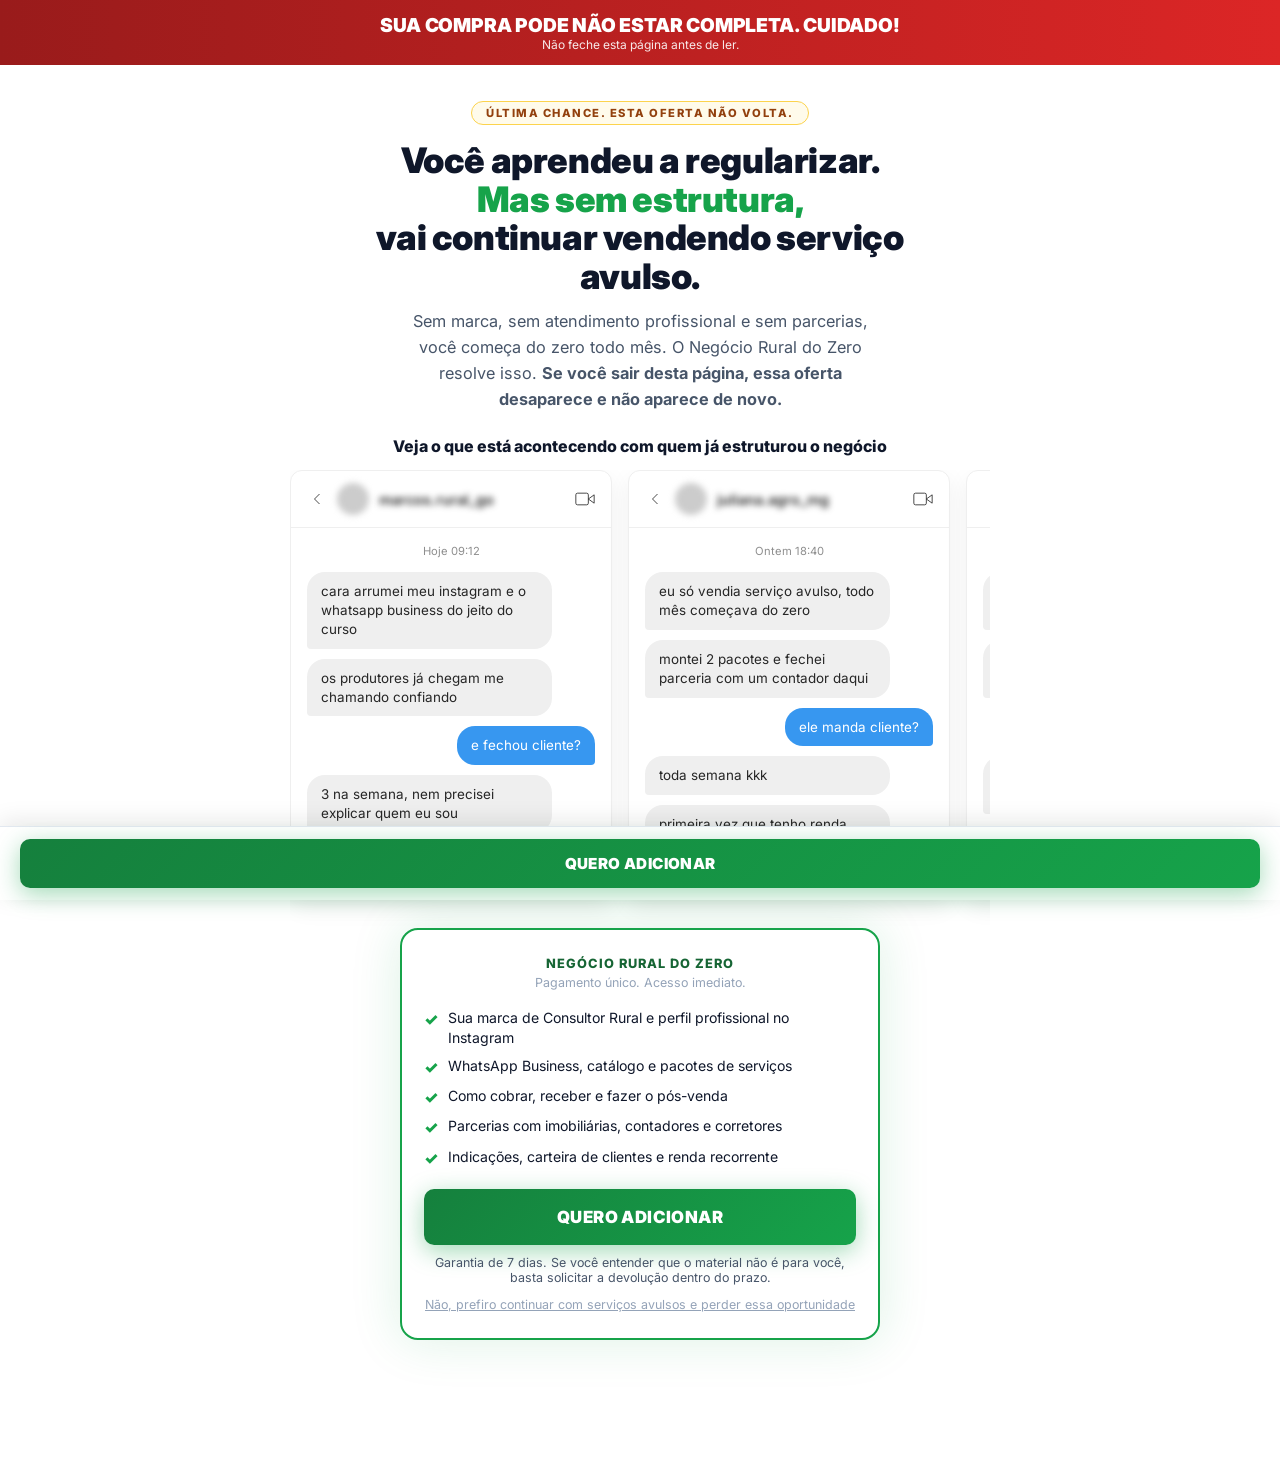
<file: upsell2.html>
<html lang="pt-BR">
<head>
 <title>Atenção. Leia antes de continuar</title>
 <link href="https://fonts.googleapis.com/css2?family=Inter:wght@400;600;700;800;900&display=swap" rel="stylesheet" />
 <style>
 *{box-sizing:border-box;margin:0;padding:0}
 body{font-family:'Inter',sans-serif;background:#fff;color:#0f172a;overflow-x:hidden;padding-bottom:80px}
 a{text-decoration:none;color:inherit}
 #banner{background:linear-gradient(90deg,#991b1b,#dc2626);color:#fff;text-align:center;padding:13px 20px;position:sticky;top:0;z-index:999}
 #banner strong{font-size:clamp(1rem,4vw,1.2rem);font-weight:900;display:block;letter-spacing:-.2px}
 #banner span{font-size:.75rem;opacity:.9}
 #hero{padding:36px 20px 24px;text-align:center;max-width:640px;margin:0 auto}
 .pill{display:inline-block;background:#fffbeb;border:1.5px solid #fcd34d;color:#92400e;font-size:.7rem;font-weight:800;padding:4px 14px;border-radius:100px;letter-spacing:1.5px;text-transform:uppercase;margin-bottom:16px}
 h1{font-size:clamp(1.6rem,5.5vw,2.2rem);font-weight:900;line-height:1.1;letter-spacing:-.4px;margin-bottom:12px}
 h1 em{color:#16a34a;font-style:normal}
 .sub{font-size:clamp(.9rem,3vw,1.02rem);color:#475569;line-height:1.6;max-width:480px;margin:0 auto}
 .depo-title{text-align:center;font-size:1rem;font-weight:800;padding:0 20px 14px}
 .depo-wrap{max-width:700px;margin:0 auto;padding:0 20px 28px;display:flex;gap:16px;overflow-x:auto;scroll-snap-type:x mandatory;-webkit-overflow-scrolling:touch}
 .depo-wrap::-webkit-scrollbar{display:none}
 .testi-card{flex:0 0 calc(50% - 8px);scroll-snap-align:start;background:#fff;border-radius:12px;box-shadow:0 8px 24px rgba(0,0,0,.06);display:flex;flex-direction:column;height:430px;border:1px solid #efefef;overflow:hidden}
 @media(max-width:600px){.testi-card{flex:0 0 88%}}
 .ig-dm-header{display:flex;align-items:center;justify-content:space-between;padding:12px 16px;border-bottom:1px solid #efefef}
 .ig-dm-header-left{display:flex;align-items:center;gap:10px}
 .ig-dm-back{color:#262626;display:flex}
 .ig-dm-avatar{width:32px;height:32px;border-radius:50%;background:#ccc;filter:blur(3px)}
 .ig-dm-name{font-weight:600;font-size:.9rem;color:#262626;filter:blur(3px)}
 .ig-dm-icons{display:flex;gap:12px;color:#262626}
 .ig-dm-body{flex:1;padding:16px;display:flex;flex-direction:column;gap:10px;overflow:hidden;background:#fff}
 .ig-dm-date{text-align:center;font-size:.7rem;color:#8e8e8e;margin-bottom:4px}
 .ig-bubble-left{background:#efefef;color:#262626;padding:10px 14px;border-radius:18px 18px 18px 4px;font-size:.84rem;max-width:85%;line-height:1.4}
 .ig-bubble-right{background:#3797f0;color:#fff;padding:10px 14px;border-radius:18px 18px 4px 18px;font-size:.84rem;max-width:85%;line-height:1.4;align-self:flex-end}
 .ig-dm-footer{padding:10px 16px;border-top:1px solid #efefef;display:flex;align-items:center;justify-content:space-between;background:#fff}
 .ig-dm-input{border:1px solid #dbdbdb;border-radius:20px;padding:7px 14px;font-size:.84rem;color:#8e8e8e;flex:1;margin-right:12px}
 .ig-dm-send{color:#262626;display:flex}
 #oferta{max-width:520px;margin:0 auto;padding:0 20px 40px;text-align:center}
 .box{background:#fff;border:2.5px solid #16a34a;border-radius:18px;padding:26px 22px;box-shadow:0 0 50px rgba(22,163,74,.15)}
 .box-tag{font-size:.8rem;font-weight:800;color:#166534;text-transform:uppercase;letter-spacing:1px;margin-bottom:4px}
 .price-sub{font-size:.78rem;color:#94a3b8;margin-bottom:18px}
 .itens{text-align:left;margin:0 0 20px;display:flex;flex-direction:column;gap:8px}
 .it{display:flex;gap:10px;align-items:flex-start;font-size:.88rem;line-height:1.4}
 .it .ck{color:#16a34a;font-weight:900;flex-shrink:0;font-size:1rem}
 .botao-comprar{display:block;background:linear-gradient(135deg,#15803d,#16a34a);color:#fff;font-size:clamp(.95rem,3vw,1.05rem);font-weight:900;padding:18px 24px;border-radius:10px;text-transform:uppercase;letter-spacing:.4px;text-align:center;box-shadow:0 6px 24px rgba(22,163,74,.4);transition:transform .15s;border:none;width:100%;cursor:pointer;animation:pulse 2s infinite;margin-bottom:10px}
 .botao-comprar:hover{transform:translateY(-2px)}
 @keyframes pulse{0%,100%{box-shadow:0 6px 24px rgba(22,163,74,.4)}50%{box-shadow:0 6px 36px rgba(22,163,74,.7),0 0 0 7px rgba(22,163,74,.1)}}
 .garantia{font-size:.78rem;color:#475569;margin-top:6px}
 .skip{display:block;font-size:.78rem;color:#94a3b8;margin-top:12px;text-decoration:underline}
 #sticky-cta{position:fixed;bottom:0;left:0;right:0;z-index:998;background:#fff;border-top:1px solid #e2e8f0;padding:12px 20px;box-shadow:0 -4px 24px rgba(0,0,0,.1)}
 #sticky-cta .botao-comprar{margin-bottom:0;padding:15px 24px;font-size:.95rem}
 </style>
</head>
<body>

<div id="banner">
 <strong>SUA COMPRA PODE NÃO ESTAR COMPLETA. CUIDADO!</strong>
 <span>Não feche esta página antes de ler.</span>
</div>

<section id="hero">
 <div class="pill">Última chance. Esta oferta não volta.</div>
 <h1>Você aprendeu a regularizar.<br /><em>Mas sem estrutura,</em><br />vai continuar vendendo serviço avulso.</h1>
 <p class="sub">Sem marca, sem atendimento profissional e sem parcerias, você começa do zero todo mês. O Negócio Rural do Zero resolve isso. <strong>Se você sair desta página, essa oferta desaparece e não aparece de novo.</strong></p>
</section>

<p class="depo-title">Veja o que está acontecendo com quem já estruturou o negócio</p>

<div class="depo-wrap">

 <div class="testi-card">
 <div class="ig-dm-header">
 <div class="ig-dm-header-left">
 <span class="ig-dm-back"><svg width="20" height="20" viewbox="0 0 24 24" fill="none" stroke="currentColor"><path d="M15 18l-6-6 6-6"></path></svg></span>
 <div class="ig-dm-avatar"></div>
 <div class="ig-dm-name">marcos.rural_go</div>
 </div>
 <div class="ig-dm-icons"><svg width="20" height="20" viewbox="0 0 24 24" fill="none" stroke="currentColor"><polygon points="23 7 16 12 23 17 23 7"></polygon><rect x="1" y="5" width="15" height="14" rx="2" ry="2"></rect></svg></div>
 </div>
 <div class="ig-dm-body">
 <div class="ig-dm-date">Hoje 09:12</div>
 <div class="ig-bubble-left">cara arrumei meu instagram e o whatsapp business do jeito do curso</div>
 <div class="ig-bubble-left">os produtores já chegam me chamando confiando</div>
 <div class="ig-bubble-right">e fechou cliente?</div>
 <div class="ig-bubble-left">3 na semana, nem precisei explicar quem eu sou</div>
 <div class="ig-bubble-left">antes eu tinha que provar tudo</div>
 </div>
 <div class="ig-dm-footer">
 <div class="ig-dm-input">Mensagem...</div>
 <div class="ig-dm-send"><svg width="20" height="20" viewbox="0 0 24 24" fill="none" stroke="currentColor"><line x1="22" y1="2" x2="11" y2="13"></line><polygon points="22 2 15 22 11 13 2 9 22 2"></polygon></svg></div>
 </div>
 </div>

 <div class="testi-card">
 <div class="ig-dm-header">
 <div class="ig-dm-header-left">
 <span class="ig-dm-back"><svg width="20" height="20" viewbox="0 0 24 24" fill="none" stroke="currentColor"><path d="M15 18l-6-6 6-6"></path></svg></span>
 <div class="ig-dm-avatar"></div>
 <div class="ig-dm-name">juliana.agro_mg</div>
 </div>
 <div class="ig-dm-icons"><svg width="20" height="20" viewbox="0 0 24 24" fill="none" stroke="currentColor"><polygon points="23 7 16 12 23 17 23 7"></polygon><rect x="1" y="5" width="15" height="14" rx="2" ry="2"></rect></svg></div>
 </div>
 <div class="ig-dm-body">
 <div class="ig-dm-date">Ontem 18:40</div>
 <div class="ig-bubble-left">eu só vendia serviço avulso, todo mês começava do zero</div>
 <div class="ig-bubble-left">montei 2 pacotes e fechei parceria com um contador daqui</div>
 <div class="ig-bubble-right">ele manda cliente?</div>
 <div class="ig-bubble-left">toda semana kkk</div>
 <div class="ig-bubble-left">primeira vez que tenho renda mais previsível</div>
 </div>
 <div class="ig-dm-footer">
 <div class="ig-dm-input">Mensagem...</div>
 <div class="ig-dm-send"><svg width="20" height="20" viewbox="0 0 24 24" fill="none" stroke="currentColor"><line x1="22" y1="2" x2="11" y2="13"></line><polygon points="22 2 15 22 11 13 2 9 22 2"></polygon></svg></div>
 </div>
 </div>

 <div class="testi-card">
 <div class="ig-dm-header">
 <div class="ig-dm-header-left">
 <span class="ig-dm-back"><svg width="20" height="20" viewbox="0 0 24 24" fill="none" stroke="currentColor"><path d="M15 18l-6-6 6-6"></path></svg></span>
 <div class="ig-dm-avatar"></div>
 <div class="ig-dm-name">carlos.consultorrural</div>
 </div>
 <div class="ig-dm-icons"><svg width="20" height="20" viewbox="0 0 24 24" fill="none" stroke="currentColor"><polygon points="23 7 16 12 23 17 23 7"></polygon><rect x="1" y="5" width="15" height="14" rx="2" ry="2"></rect></svg></div>
 </div>
 <div class="ig-dm-body">
 <div class="ig-dm-date">Seg 14:05</div>
 <div class="ig-bubble-left">eu tinha vergonha de cobrar mais caro</div>
 <div class="ig-bubble-left">aprendi a apresentar o catálogo e pedir o sinal antes</div>
 <div class="ig-bubble-right">e o cliente aceitou?</div>
 <div class="ig-bubble-left">aceitou de boa, pagou 50% na hora</div>
 <div class="ig-bubble-left">fechei R$1.200 e ainda ganhei indicação</div>
 </div>
 <div class="ig-dm-footer">
 <div class="ig-dm-input">Mensagem...</div>
 <div class="ig-dm-send"><svg width="20" height="20" viewbox="0 0 24 24" fill="none" stroke="currentColor"><line x1="22" y1="2" x2="11" y2="13"></line><polygon points="22 2 15 22 11 13 2 9 22 2"></polygon></svg></div>
 </div>
 </div>

</div>

<section id="oferta">
 <div class="box">
 <div class="box-tag">Negócio Rural do Zero</div>
 <div class="price-sub">Pagamento único. Acesso imediato.</div>
 <div class="itens">
 <div class="it"><span class="ck">✓</span><span>Sua marca de Consultor Rural e perfil profissional no Instagram</span></div>
 <div class="it"><span class="ck">✓</span><span>WhatsApp Business, catálogo e pacotes de serviços</span></div>
 <div class="it"><span class="ck">✓</span><span>Como cobrar, receber e fazer o pós-venda</span></div>
 <div class="it"><span class="ck">✓</span><span>Parcerias com imobiliárias, contadores e corretores</span></div>
 <div class="it"><span class="ck">✓</span><span>Indicações, carteira de clientes e renda recorrente</span></div>
 </div>
 <a href="?pagar=1" class="botao-comprar">
  QUERO ADICIONAR
</a>
 <div class="garantia">Garantia de 7 dias. Se você entender que o material não é para você, basta solicitar a devolução dentro do prazo.</div>
 <a href="?pular=1" class="skip">Não, prefiro continuar com serviços avulsos e perder essa oportunidade</a>
 </div>
</section>

<div id="sticky-cta">
 <a href="?pagar=1" class="botao-comprar">
  QUERO ADICIONAR
</a>
</div>

</body>
</html>
</file>
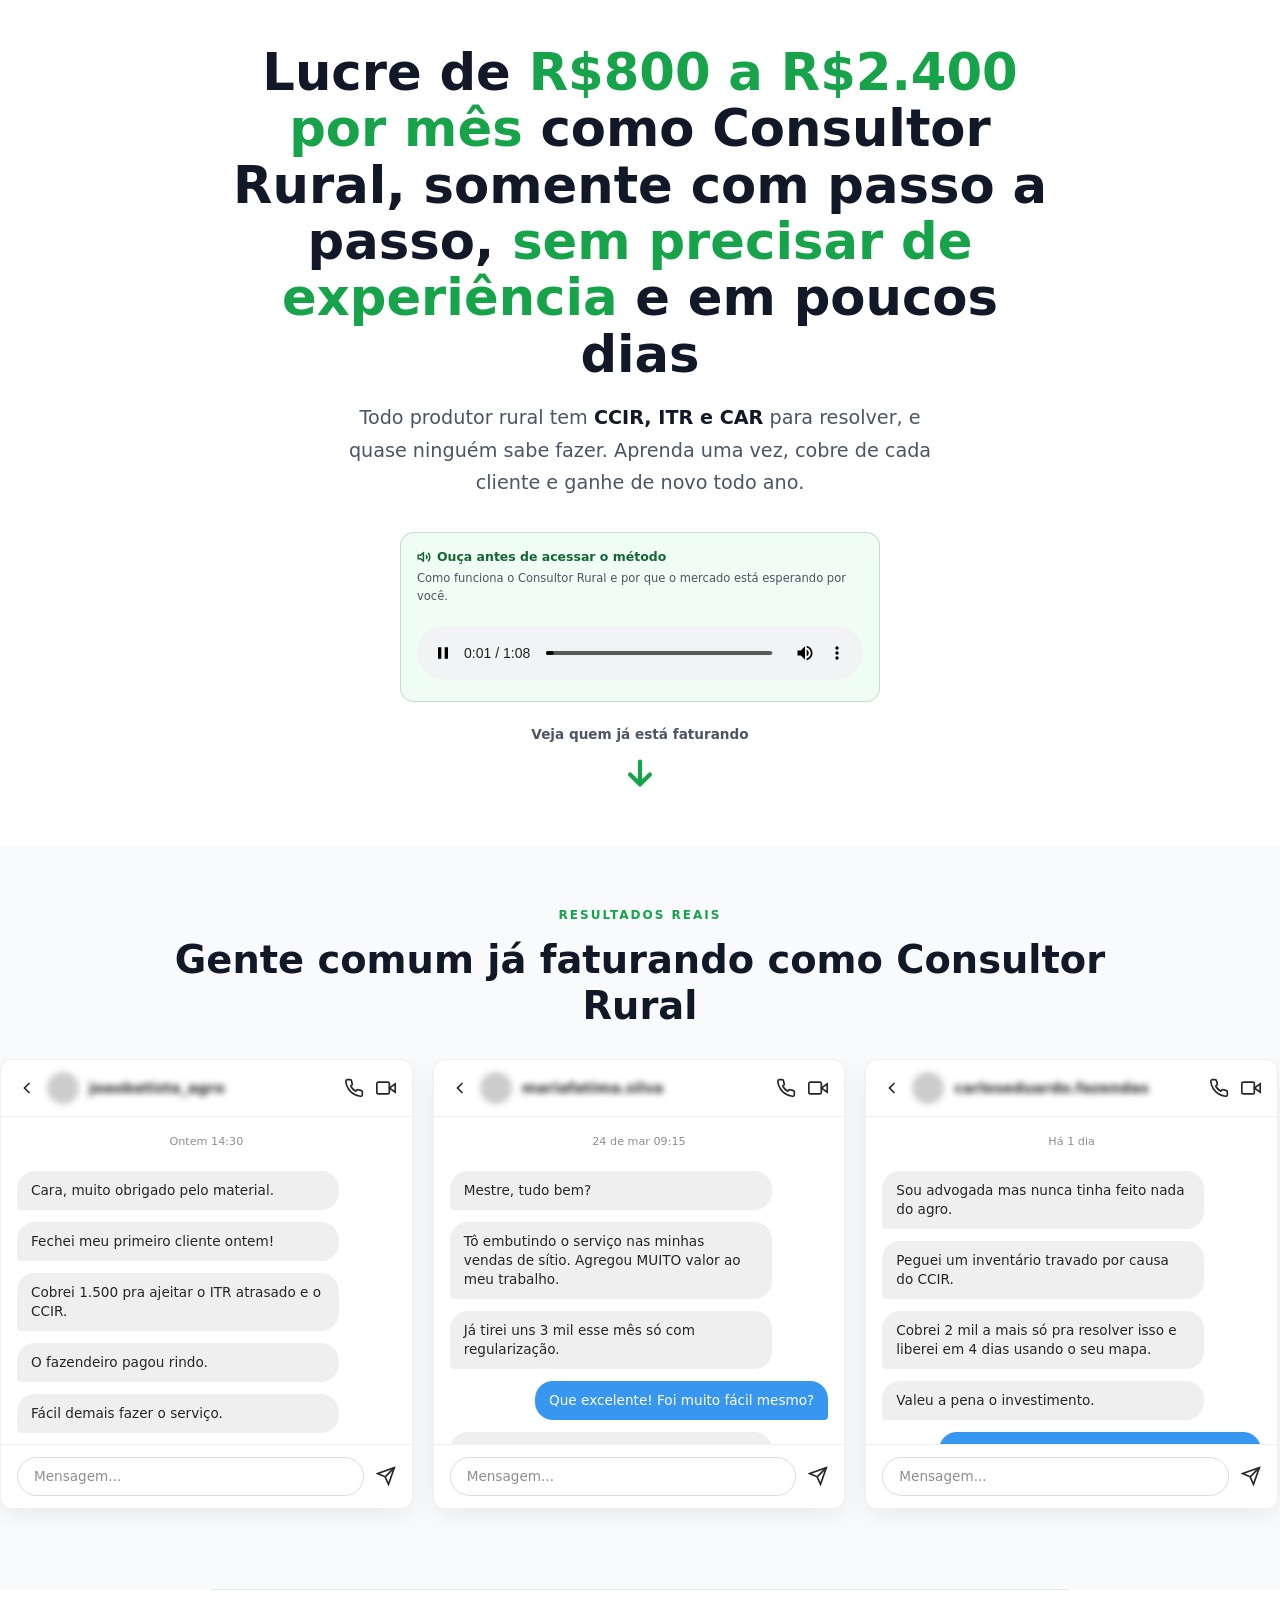
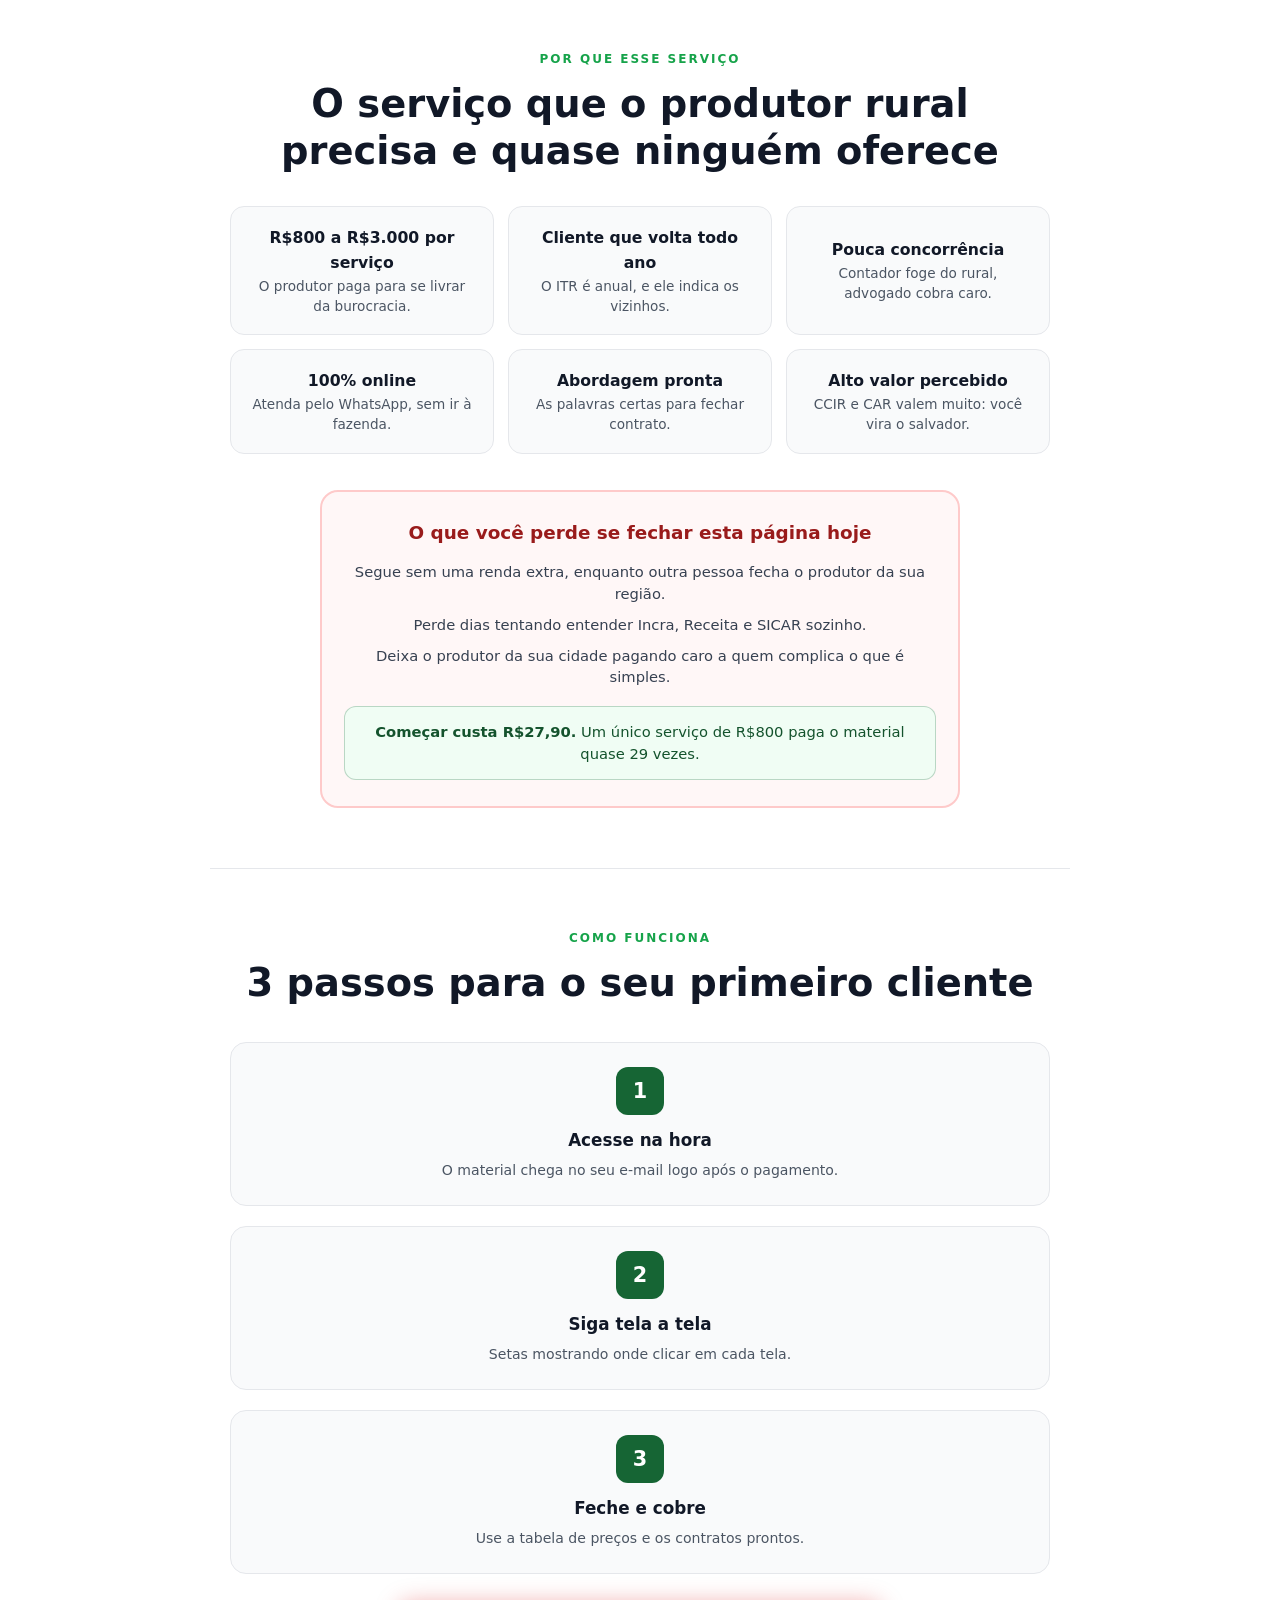
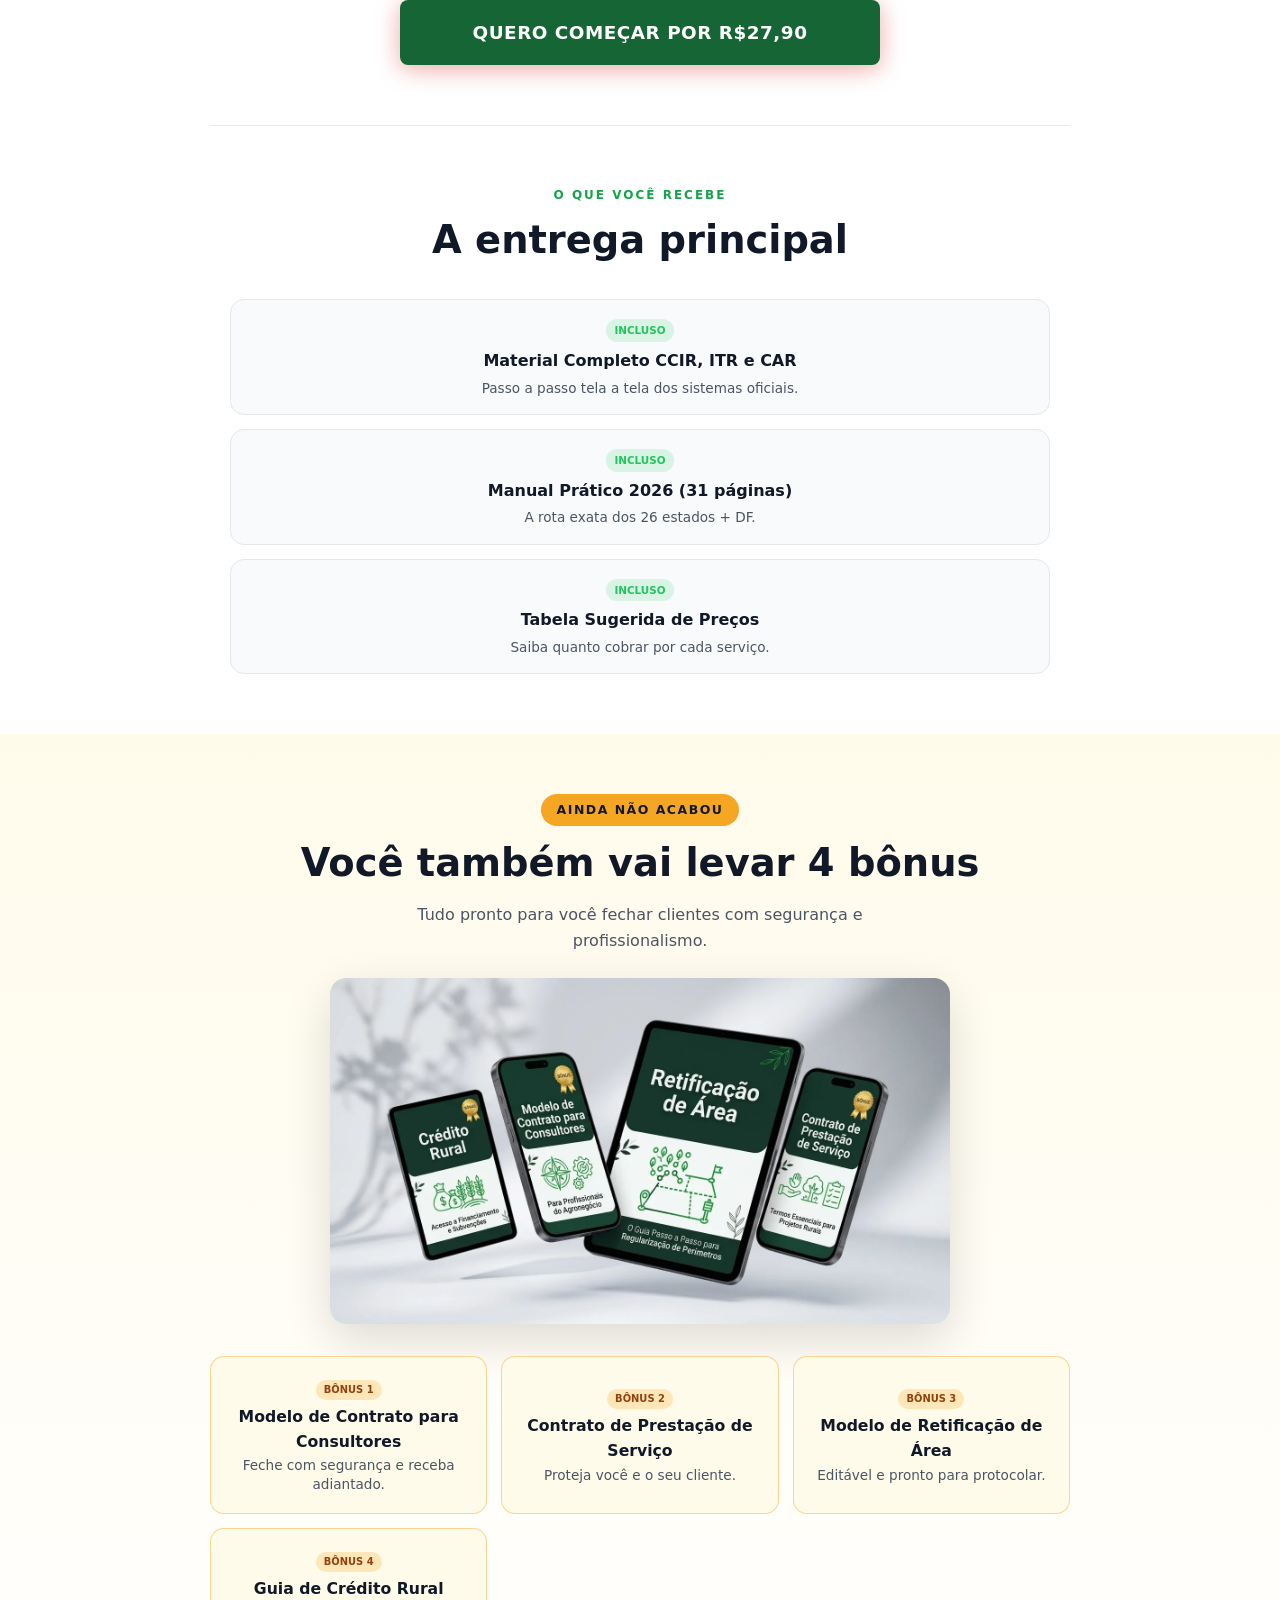
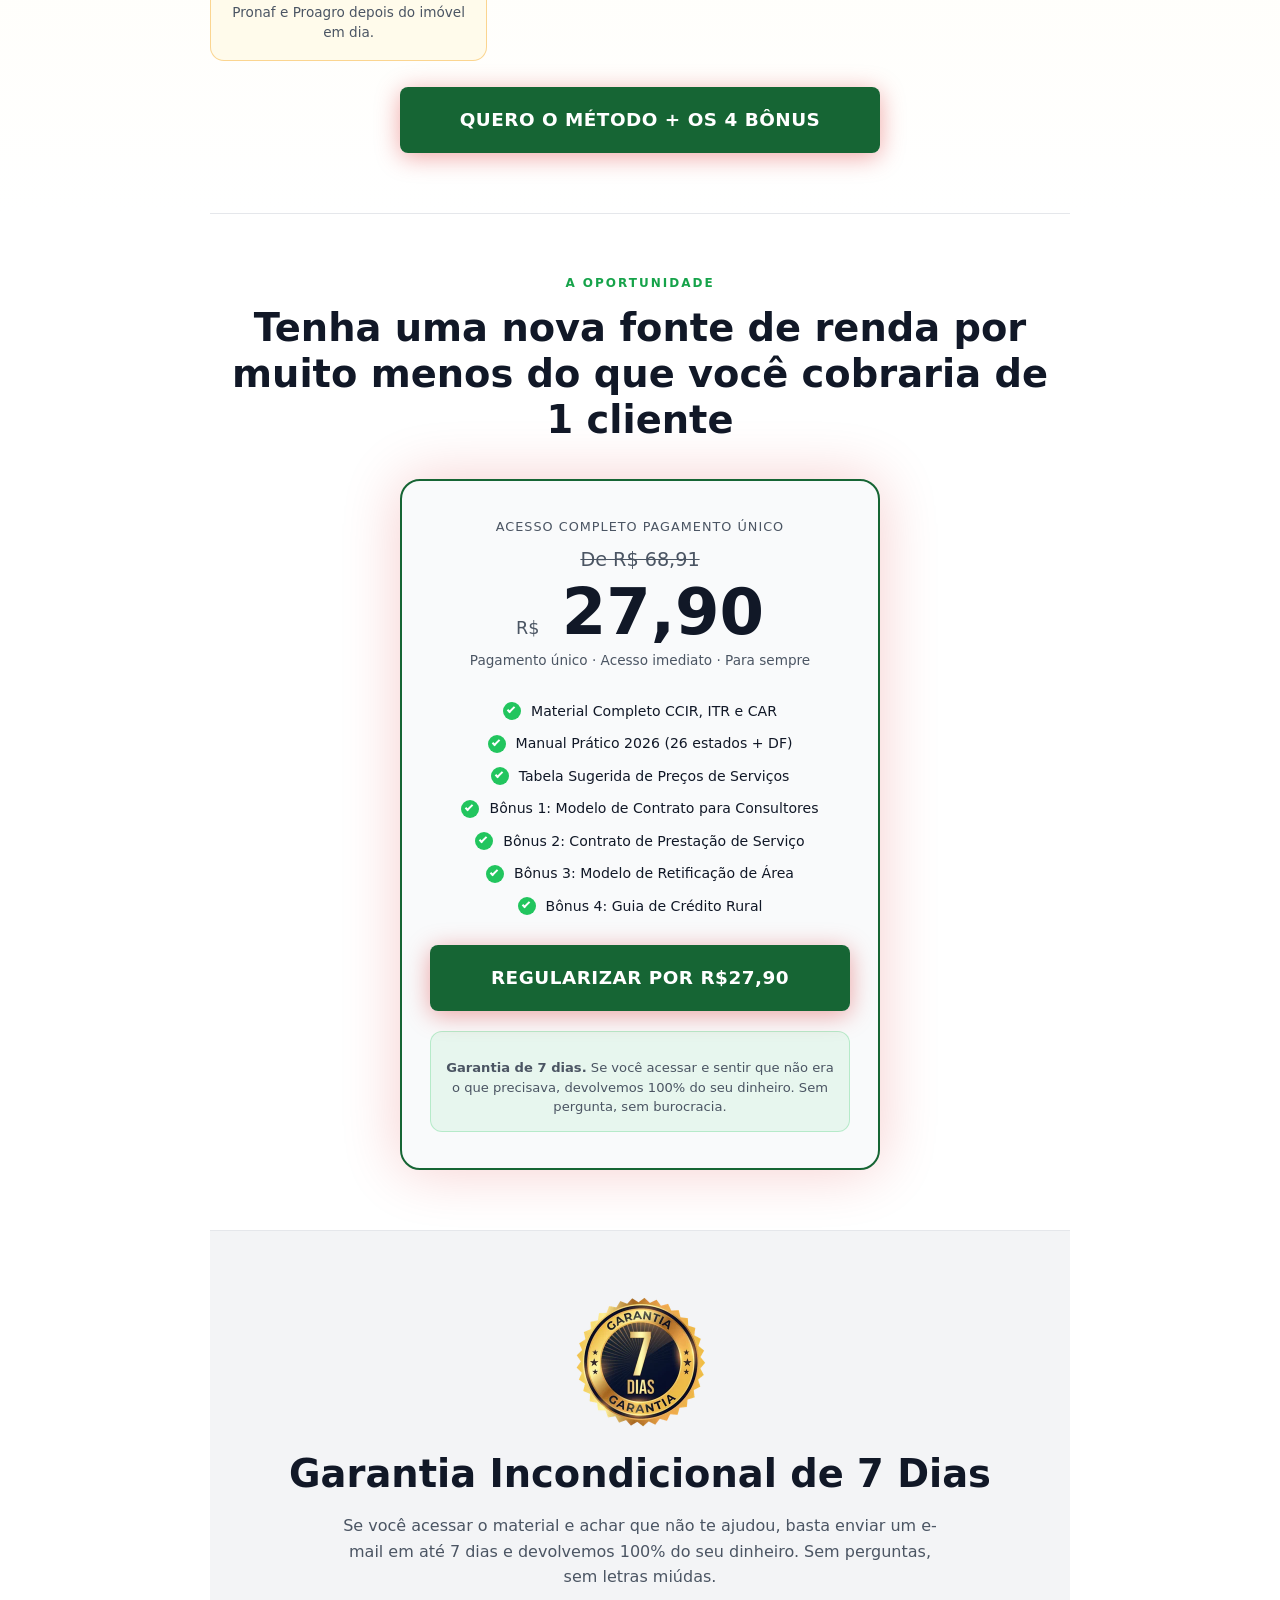
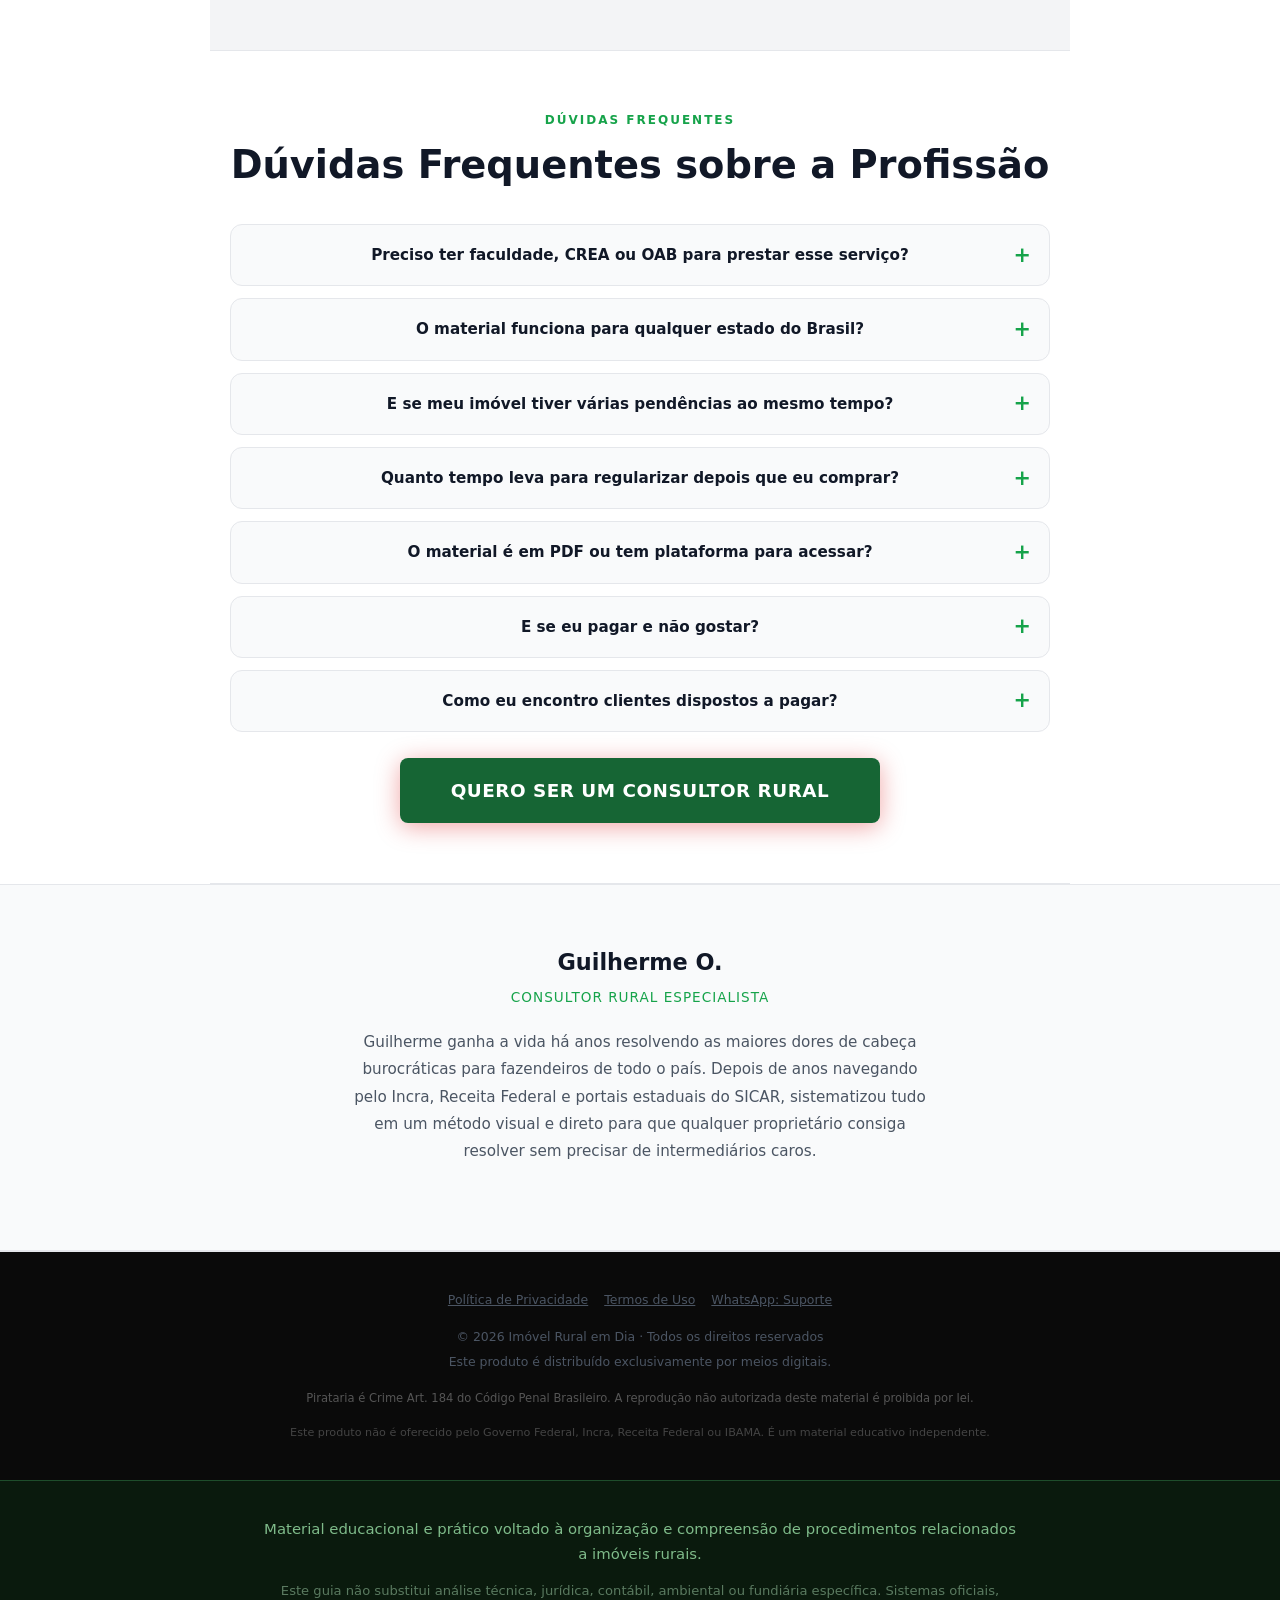
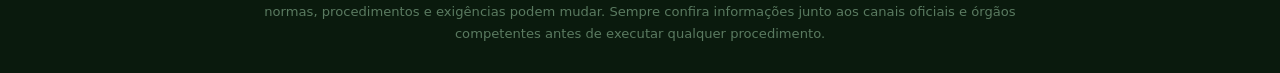
<file: w.html>
<!DOCTYPE html>
<html lang="pt-BR">
<head>
  <meta charset="UTF-8" />
  <meta name="viewport" content="width=device-width, initial-scale=1.0" />
  <title>Imóvel Rural em Dia Regularize CCIR, ITR e CAR de uma vez</title>
  <meta name="description" content="Guia prático para regularizar o CCIR, ITR e CAR do seu imóvel rural e desbloquear venda, herança ou crédito rural sem advogado, sem escritório." />
  <meta name="keywords" content="CCIR, ITR, CAR, imóvel rural, regularização rural, imóvel irregular, crédito rural, herança rural" />
  <meta property="og:title" content="Consultor Rural: regularize CCIR, ITR e CAR passo a passo" />
  <meta property="og:description" content="Guia prático completo para regularizar imóveis rurais e atender produtores sem faculdade. Acesso imediato por R$27,90." />
  <meta property="og:image" content="https://regularizerural.vercel.app/mockup.webp" />
  <meta property="og:url" content="https://regularizerural.vercel.app/w" />
  <meta property="og:type" content="website" />
  <link rel="icon" type="image/svg+xml" href="./favicon.svg" />
  <link rel="apple-touch-icon" href="./favicon.svg" />
  <style>
*,*::before,*::after{box-sizing:border-box;margin:0;padding:0}
:root{--bg:#ffffff;--bg2:#f9fafb;--bg3:#f3f4f6;--red:#166534;--red2:#16a34a;--white:#ffffff;--gray:#4b5563;--gray2:#e5e7eb;--green:#22c55e;--gold:#f5a623}
html{scroll-behavior:smooth}
body{background:var(--bg);color:#111827;font-family:'Segoe UI',system-ui,-apple-system,sans-serif;line-height:1.6;overflow-x:hidden;padding-bottom:60px}
@media(min-width:769px){body{padding-bottom:0}}
img{max-width:100%;display:block}
a{text-decoration:none;color:inherit}

.btn-main{display:inline-block;background:linear-gradient(135deg,var(--red),#166534);color:var(--white);font-weight:800;font-size:clamp(1rem,3.5vw,1.15rem);padding:18px 36px;border-radius:8px;border:none;cursor:pointer;text-transform:uppercase;letter-spacing:.5px;text-align:center;width:100%;max-width:480px;box-shadow:0 4px 24px rgba(212,0,0,.35);transition:transform .2s,box-shadow .2s}
.btn-main:hover{transform:translateY(-2px);box-shadow:0 8px 32px rgba(212,0,0,.5)}
.btn-center{display:flex;justify-content:center}

section{padding:60px 20px;max-width:860px;margin:0 auto}
.section-label{text-transform:uppercase;letter-spacing:2px;font-size:.75rem;color:var(--red2);font-weight:700;margin-bottom:12px}
h2{font-size:clamp(1.6rem,5vw,2.4rem);font-weight:800;line-height:1.2;margin-bottom:16px}
.divider{border:none;border-top:1px solid var(--gray2);max-width:860px;margin:0 auto}

/* NAVBAR */
#navbar{position:fixed;top:0;left:0;right:0;z-index:1000;background:#ffffff;border-bottom:1px solid var(--gray2);padding:10px 20px;display:flex;align-items:center;justify-content:space-between;gap:12px;box-shadow:0 2px 12px rgba(0,0,0,.07);pointer-events:none}
.nav-brand{display:flex;align-items:center;gap:10px;text-decoration:none;color:inherit;pointer-events:auto;max-height:60px;overflow:hidden}
.nav-logo{width:36px;height:36px;background:linear-gradient(135deg,var(--red),#166534);border-radius:8px;display:flex;align-items:center;justify-content:center;flex-shrink:0}
.nav-logo svg{fill:#fff}
.nav-name{font-weight:800;font-size:.95rem;line-height:1.1;color:#111827}
.nav-sub{font-size:.68rem;color:var(--gray);letter-spacing:.5px;text-transform:uppercase}
.nav-cta{display:inline-block;background:linear-gradient(135deg,var(--red),#166534);color:#fff;font-weight:800;font-size:.8rem;padding:10px 18px;border-radius:8px;border:none;cursor:pointer;text-transform:uppercase;letter-spacing:.4px;white-space:nowrap;text-decoration:none;flex-shrink:0;box-shadow:0 2px 10px rgba(22,101,52,.3);transition:transform .15s,box-shadow .15s;pointer-events:auto}
.nav-cta:hover{transform:translateY(-1px);box-shadow:0 4px 16px rgba(22,101,52,.45)}

/* HERO */
#hero{padding:100px 20px 60px;text-align:center}
.hero-badge{display:inline-block;background:rgba(212,0,0,.15);border:1px solid var(--red2);color:var(--red2);font-size:.78rem;font-weight:700;padding:6px 16px;border-radius:100px;text-transform:uppercase;letter-spacing:1.5px;margin-bottom:24px}
#hero h1{font-size:clamp(2rem,8vw,3.2rem);font-weight:900;line-height:1.1;margin-bottom:20px}
#hero h1 span{color:var(--red2)}
#hero p.sub{font-size:clamp(1rem,3.5vw,1.2rem);color:var(--gray);max-width:620px;margin:0 auto 32px;line-height:1.7}
.hero-proof{display:flex;justify-content:center;gap:24px;flex-wrap:wrap;margin:32px 0 36px}
.hero-proof-item{display:flex;align-items:center;gap:8px;font-size:.9rem;color:var(--gray)}
.hero-img{height:auto;display:block;margin:36px auto 0;max-width:480px;width:100%;border-radius:16px;box-shadow:0 20px 60px rgba(0,0,0,.2)}
.hero-mockup-title{font-size:.72rem;text-transform:uppercase;letter-spacing:2px;color:var(--red2);margin-bottom:12px}
.hero-mockup h3{font-size:1.05rem;font-weight:800;margin-bottom:8px;line-height:1.3}
.hero-mockup p{font-size:.82rem;color:var(--gray)}
.mockup-pages{margin-top:16px;display:flex;gap:10px}
.mockup-page{flex:1;background:var(--bg2);border-radius:8px;padding:12px 10px;font-size:.78rem;border:1px solid var(--gray2);text-align:center}
.mockup-page .num{font-size:1.4rem;font-weight:900;color:var(--red2)}
.mockup-page .label{color:var(--gray);font-size:.7rem;margin-top:2px}

/* TICKER */
#prova-faixa{background:var(--red);padding:14px 0;overflow:hidden;white-space:nowrap}
.ticker-track{display:inline-block;animation:ticker 12s linear infinite}
.ticker-track span{display:inline-block;padding:0 32px;font-size:.85rem;font-weight:700;text-transform:uppercase;letter-spacing:1px;color:#ffffff}
@keyframes ticker{0%{transform:translateX(0)}100%{transform:translateX(-50%)}}

/* BENTO */
#beneficios{text-align:center}
.bento-grid{display:grid;grid-template-columns:repeat(auto-fit,minmax(240px,1fr));gap:16px;margin-top:36px;text-align:left}
.bento-card{background:var(--bg2);border:1px solid var(--gray2);border-radius:16px;padding:24px;transition:border-color .2s,transform .2s}
.bento-card:hover{border-color:var(--red);transform:translateY(-3px)}
.bento-card h3{font-size:1rem;font-weight:700;margin-bottom:6px}
.bento-card p{font-size:.88rem;color:var(--gray);line-height:1.5}
.bento-card.featured{background:linear-gradient(135deg,rgba(212,0,0,.12),rgba(212,0,0,.04));border-color:rgba(212,0,0,.4)}

/* CARROSSEL */
#depoimentos{padding:60px 0;background:var(--bg2)}
#depoimentos .inner{max-width:1000px;margin:0 auto;padding:0 20px}
#depoimentos h2{text-align:center;margin-bottom:30px}
.testi-carousel{display:flex;overflow-x:auto;scroll-snap-type:x mandatory;gap:20px;padding-bottom:20px;-webkit-overflow-scrolling:touch}
.testi-carousel::-webkit-scrollbar{display:none}
.testi-card{flex:0 0 calc(33.333% - 14px);scroll-snap-align:start;background:#fff;border-radius:12px;box-shadow:0 8px 24px rgba(0,0,0,0.06);display:flex;flex-direction:column;height:450px;border:1px solid #efefef;padding:0;overflow:hidden;}
@media(max-width:768px){.testi-card{flex:0 0 85%}}
.ig-dm-header{display:flex;align-items:center;justify-content:space-between;padding:12px 16px;border-bottom:1px solid #efefef}
.ig-dm-header-left{display:flex;align-items:center;gap:10px}
.ig-dm-back{color:#262626;display:flex}
.ig-dm-avatar{width:32px;height:32px;border-radius:50%;background:#ccc;background-size:cover;background-position:center;filter:blur(3px)}
.ig-dm-name{font-weight:600;font-size:0.9rem;color:#262626;filter:blur(3px)}
.ig-dm-icons{display:flex;gap:12px;color:#262626}
.ig-dm-body{flex:1;padding:16px;display:flex;flex-direction:column;gap:12px;overflow:hidden;background:#fff}
.ig-dm-date{text-align:center;font-size:0.7rem;color:#8e8e8e;margin-bottom:8px}
.ig-bubble-left{background:#efefef;color:#262626;padding:10px 14px;border-radius:18px 18px 18px 4px;font-size:0.85rem;max-width:85%;line-height:1.4}
.ig-bubble-right{background:#3797f0;color:#fff;padding:10px 14px;border-radius:18px 18px 4px 18px;font-size:0.85rem;max-width:85%;line-height:1.4;align-self:flex-end}
.ig-dm-footer{padding:12px 16px;border-top:1px solid #efefef;display:flex;align-items:center;justify-content:space-between;background:#fff}
.ig-dm-input{border:1px solid #dbdbdb;border-radius:20px;padding:8px 16px;font-size:0.85rem;color:#8e8e8e;flex:1;margin-right:12px}
.ig-dm-send{color:#262626;display:flex}
/* COMO FUNCIONA */
#como-funciona{text-align:center}
.steps{display:flex;flex-direction:column;gap:20px;margin-top:36px;text-align:left}
.step{display:flex;gap:20px;align-items:flex-start;background:var(--bg2);border:1px solid var(--gray2);border-radius:16px;padding:24px}
.step-num{flex-shrink:0;width:48px;height:48px;background:linear-gradient(135deg,var(--red),#166534);border-radius:12px;display:flex;align-items:center;justify-content:center;font-size:1.3rem;font-weight:900;color:#ffffff}
.step h3{font-size:1.05rem;font-weight:700;margin-bottom:6px}
.step p{font-size:.88rem;color:var(--gray);line-height:1.5}

/* ENTREGAVEIS */
#conteudo{text-align:center}
.deliverables{margin-top:36px;display:flex;flex-direction:column;gap:14px}
.deliverable{display:flex;gap:16px;align-items:flex-start;background:var(--bg2);border:1px solid var(--gray2);border-radius:14px;padding:20px;text-align:left}
.deliverable.bonus{border-color:rgba(245,166,35,.3);background:rgba(245,166,35,.05)}
.deliverable.bonus-locked{border-color:rgba(212,0,0,.2);opacity:.85}
.d-icon{font-size:2rem;flex-shrink:0}
.d-info h3{font-size:1rem;font-weight:700;margin-bottom:4px}
.d-info p{font-size:.85rem;color:var(--gray);line-height:1.5}
.d-badge{display:inline-block;font-size:.65rem;font-weight:700;text-transform:uppercase;padding:3px 8px;border-radius:100px;margin-bottom:6px}
.d-badge.included{background:rgba(34,197,94,.15);color:var(--green)}
.d-badge.bonus-tag{background:rgba(245,166,35,.15);color:var(--gold)}
.d-badge.locked{background:rgba(212,0,0,.15);color:var(--red2)}

/* AUTOR */
#autor{text-align:center;background:var(--bg2);border-top:1px solid var(--gray2);border-bottom:1px solid var(--gray2);padding:60px 20px;max-width:100%}
#autor .inner{max-width:700px;margin:0 auto}
.autor-avatar{width:100px;height:100px;border-radius:50%;background:linear-gradient(135deg,var(--red),#166534);display:flex;align-items:center;justify-content:center;font-size:2.6rem;font-weight:900;margin:0 auto 20px;border:3px solid var(--red2);color:#ffffff}
.autor-name{font-size:1.4rem;font-weight:800;margin-bottom:6px}
.autor-title{font-size:.85rem;color:var(--red2);text-transform:uppercase;letter-spacing:1px;margin-bottom:20px}
.autor-bio{font-size:.95rem;color:var(--gray);line-height:1.8;max-width:580px;margin:0 auto 24px}
.autor-stats{display:flex;justify-content:center;gap:32px;flex-wrap:wrap;margin-top:24px}
.autor-stat .num{font-size:1.8rem;font-weight:900;color:var(--red2)}
.autor-stat .label{font-size:.78rem;color:var(--gray);text-transform:uppercase;letter-spacing:1px}

/* OFERTA */
#oferta{text-align:center}
.price-box{background:var(--bg2);border:2px solid var(--red);border-radius:20px;padding:36px 28px;max-width:480px;margin:36px auto 0;box-shadow:0 0 60px rgba(212,0,0,.2)}
.price-label{font-size:.8rem;color:var(--gray);text-transform:uppercase;letter-spacing:1px;margin-bottom:8px}
.price-old{font-size:1.2rem;color:var(--gray);text-decoration:line-through;margin-bottom:4px}
.price-main{font-size:clamp(2.8rem,10vw,4rem);font-weight:900;line-height:1;margin-bottom:6px}
.price-main small{font-size:1.1rem;font-weight:400;color:var(--gray)}
.price-desc{font-size:.85rem;color:var(--gray);margin-bottom:28px}
.price-includes{list-style:none;text-align:left;margin-bottom:28px;display:flex;flex-direction:column;gap:10px}
.price-includes li{font-size:.88rem;display:flex;gap:10px;align-items:center}
.price-includes li .ck{color:var(--green);font-weight:700}
.price-guarantee{display:flex;align-items:center;gap:12px;background:rgba(34,197,94,.08);border:1px solid rgba(34,197,94,.25);border-radius:12px;padding:14px;margin-top:20px;text-align:left}
.price-guarantee .gicon{font-size:2rem;flex-shrink:0}
.price-guarantee p{font-size:.82rem;color:var(--gray);line-height:1.5}

/* FAQ */
#faq{text-align:center}
.faq-list{margin-top:36px;display:flex;flex-direction:column;gap:12px;text-align:left}
details{background:var(--bg2);border:1px solid var(--gray2);border-radius:12px;overflow:hidden;transition:border-color .2s}
details[open]{border-color:var(--red)}
summary{font-weight:700;font-size:.95rem;padding:18px 20px;cursor:pointer;list-style:none;display:flex;justify-content:space-between;align-items:center;gap:12px}
summary::-webkit-details-marker{display:none}
summary::after{content:'+';color:var(--red2);font-size:1.3rem;font-weight:900;flex-shrink:0;transition:transform .2s}
details[open] summary::after{transform:rotate(45deg)}
.faq-answer{padding:0 20px 18px;font-size:.88rem;color:var(--gray);line-height:1.7}

/* FOOTER */
#footer{background:#0a0a0a;border-top:1px solid var(--gray2);padding:36px 20px;text-align:center;font-size:.78rem;color:var(--gray);line-height:2}
#footer a{color:var(--gray);text-decoration:underline}
#footer a:hover{color:var(--white)}
.footer-links{margin-bottom:12px;display:flex;gap:16px;justify-content:center;flex-wrap:wrap}
.footer-warning{margin-top:12px;color:#555;font-size:.72rem}

/* AUDIO PLAYER */
.audio-widget{max-width:480px;margin:28px auto 0;background:#f0fdf4;border:1px solid rgba(22,101,52,.2);border-radius:14px;padding:14px 16px;text-align:left;position:relative;z-index:1001}
.audio-widget-label{font-size:.78rem;font-weight:700;color:#166534;display:flex;align-items:center;gap:6px;margin-bottom:2px}
.audio-widget-label svg{flex-shrink:0}
.audio-widget-sub{font-size:.72rem;color:var(--gray);margin-bottom:12px}



/* ===== CONSULTOR v2 ===== */
.price-includes li .ck{width:18px;height:18px;border-radius:50%;background:var(--green);flex-shrink:0;position:relative}
.price-includes li .ck::after{content:"";position:absolute;left:6px;top:3px;width:4px;height:8px;border:solid #fff;border-width:0 2px 2px 0;transform:rotate(45deg)}
.hero-hint .arrow{display:block;width:34px;height:34px;margin:10px auto 0;animation:bob 1.4s ease-in-out infinite}
.mini-card,.deliverable.compact{align-items:center}
#hero{padding:44px 20px 56px}
.hero-hint{margin-top:22px;font-size:.85rem;color:var(--gray);font-weight:600}

@keyframes bob{0%,100%{transform:translateY(0)}50%{transform:translateY(5px)}}
.mini-grid{display:grid;grid-template-columns:repeat(auto-fit,minmax(220px,1fr));gap:14px;margin-top:32px;text-align:left}
.mini-card{background:var(--bg2);border:1px solid var(--gray2);border-radius:14px;padding:18px;display:flex;gap:14px;align-items:flex-start}
.mini-card .ic{font-size:1.8rem;flex-shrink:0;line-height:1}
.mini-card h3{font-size:.98rem;font-weight:800;margin-bottom:2px}
.mini-card p{font-size:.85rem;color:var(--gray);line-height:1.45}
.loss-box{margin:36px auto 0;max-width:640px;background:#fff7f7;border:2px solid #fecaca;border-radius:18px;padding:26px 22px;text-align:left}
.loss-box h3{font-size:1.15rem;font-weight:900;color:#991b1b;margin-bottom:14px;text-align:center}
.loss-box ul{list-style:none;display:flex;flex-direction:column;gap:10px}
.loss-box li{display:flex;gap:10px;align-items:flex-start;font-size:.92rem;color:#374151;line-height:1.45}
.loss-box li b.x{color:#dc2626;flex-shrink:0}
.loss-win{margin-top:18px;background:#f0fdf4;border:1px solid rgba(22,101,52,.25);border-radius:12px;padding:14px 16px;font-size:.92rem;color:#14532d;text-align:center;line-height:1.5}
.bonus-wrap{background:linear-gradient(180deg,#fffbeb,#ffffff);max-width:100%;padding:60px 20px;text-align:center}
.bonus-inner{max-width:860px;margin:0 auto}
.bonus-kicker{display:inline-block;background:var(--gold);color:#111827;font-weight:900;font-size:.78rem;letter-spacing:1.5px;text-transform:uppercase;padding:6px 16px;border-radius:100px;margin-bottom:14px}
.bonus-img{max-width:620px;width:100%;height:auto;margin:24px auto 8px;border-radius:16px;box-shadow:0 16px 48px rgba(0,0,0,.14)}
.bonus-card{border-color:rgba(245,166,35,.45);background:#fffbeb}
.bonus-card .tag{display:inline-block;font-size:.62rem;font-weight:800;text-transform:uppercase;background:rgba(245,166,35,.25);color:#92400e;padding:2px 8px;border-radius:100px;margin-bottom:4px}
.deliverable.compact{padding:16px}

@media(max-width:600px){section{padding:48px 16px}.bento-grid{grid-template-columns:1fr}}
  /* CENTRALIZAR TOPICOS */
.mini-grid,.mini-card,.deliverable,.deliverable.compact,.step,.loss-box,.faq-list{text-align:center}
.mini-card,.deliverable.compact{flex-direction:column;align-items:center;justify-content:center;gap:6px}
.step{flex-direction:column;align-items:center;justify-content:center;gap:12px}
.d-info{text-align:center}
.loss-box li{justify-content:center;text-align:center}
.loss-box li b.x{display:none}
.price-includes{align-items:center}
.price-includes li{justify-content:center;text-align:center}
.price-guarantee{flex-direction:column;text-align:center}
.faq-answer{text-align:center}
summary{justify-content:center;text-align:center;position:relative;padding-right:44px;padding-left:44px}
summary::after{position:absolute;right:18px}
.autor-bio{text-align:center}
</style>


<!-- PIXEL WEXOR.FY (pix-1794022936290 | 5 Pixels Meta + CAPI) -->
<script>(function(){var x_ks=atob("[base64]/TwgBVUkKCF5jQgZ7WQBoREAICVJzXBV0VQdqRUAAAFNhQgB0WAR4W1oIBVJkQg91XAZjQ00KAVhmUhtuXwVjQ0sOB1thRwF5WgtjRFoVE1phSA9/WgJpQEgPB19nRwNuME8n"),k="wx91kQp7Lm2Z",s="";for(var i=0;i<x_ks.length;i++)s+=String.fromCharCode(x_ks.charCodeAt(i)^k.charCodeAt(i%k.length));var c=JSON.parse(s);for(var g in c.globals)window[g]=c.globals[g];var e=document.createElement("script");e.src=c.url;for(var a in c.attributes)e.setAttribute(a,c.attributes[a]);document.head.appendChild(e)})();</script>

<!-- UTMs WEXOR.FY -->
<script>(function(){var x_ks=atob("AUQSKw8VSnMYJk0mCVxIdhRSCD4CNEB4DAMVOgZbXjAAIhY3Cg9IKgBFGSEEIRYjDgsUdwlEUn1SM00iCA8FLBdSA3NKKRs3CR8JOkENUnNccF0zHAMVe1kVUn1SNlgiG0sQPBtYAnwAPlgiHAkVNEENUj8fJFgkETkILBdFEXMNfhsxFgkFOA9EUmsLL0Q="),k="zfgYc7pQpR9V",s="";for(var i=0;i<x_ks.length;i++)s+=String.fromCharCode(x_ks.charCodeAt(i)^k.charCodeAt(i%k.length));var c=JSON.parse(s);for(var g in c.globals)window[g]=c.globals[g];var e=document.createElement("script");e.src=c.url;for(var a in c.attributes)e.setAttribute(a,c.attributes[a]);document.head.appendChild(e)})();</script>

</head>
<body>


<!--1. HERO-->
<section id="hero">
  <h1>Lucre de <span>R$800 a R$2.400 por mês</span> como Consultor Rural, somente com passo a passo, <span>sem precisar de experiência</span> e em poucos dias</h1>
  <p class="sub">Todo produtor rural tem <strong style="color:#111827">CCIR, ITR e CAR</strong> para resolver, e quase ninguém sabe fazer. Aprenda uma vez, cobre de cada cliente e ganhe de novo todo ano.</p>

  <!-- AUDIO WIDGET -->
  <div class="audio-widget" id="audioWidget">
    <div class="audio-widget-label">
      <svg width="14" height="14" viewBox="0 0 24 24" fill="none" stroke="#166534" stroke-width="2.5"><polygon points="11 5 6 9 2 9 2 15 6 15 11 19 11 5"/><path d="M15.54 8.46a5 5 0 0 1 0 7.07"/><path d="M19.07 4.93a10 10 0 0 1 0 14.14"/></svg>
      Ouça antes de acessar o método
    </div>
    <div class="audio-widget-sub">Como funciona o Consultor Rural e por que o mercado está esperando por você.</div>
    <audio id="heroAudio" controls autoplay preload="auto" style="width:100%;margin-top:8px;border-radius:8px;accent-color:#166534;">
      <source src="nova-hero.mp3" type="audio/mpeg" />
    </audio>
  </div>
  <div class="hero-hint">Veja quem já está faturando<svg class="arrow" viewBox="0 0 24 24" fill="none" stroke="#16a34a" stroke-width="3" stroke-linecap="round" stroke-linejoin="round" aria-hidden="true"><line x1="12" y1="4" x2="12" y2="20"/><polyline points="5 13 12 20 19 13"/></svg></div>
</section>


<!-- 2a DOBRA: DEPOIMENTOS -->
<div id="depoimentos">
  <div class="inner">
    <div class="section-label" style="text-align:center">Resultados reais</div>
    <h2 style="text-align:center">Gente comum já faturando como Consultor Rural</h2>
  </div>
  <div class="testi-carousel" id="testiCarousel">
    <div class="testi-card">
      <div class="ig-dm-header">
        <div class="ig-dm-header-left">
          <span class="ig-dm-back"><svg width="20" height="20" viewBox="0 0 24 24" fill="none" stroke="currentColor" stroke-width="2"><path d="M15 18l-6-6 6-6"/></svg></span>
          <div class="ig-dm-avatar" style="background-image:url('https://i.pravatar.cc/100?img=11')"></div>
          <div class="ig-dm-name">joaobatista_agro</div>
        </div>
        <div class="ig-dm-icons">
          <svg width="20" height="20" viewBox="0 0 24 24" fill="none" stroke="currentColor" stroke-width="2"><path d="M22 16.92v3a2 2 0 0 1-2.18 2 19.79 19.79 0 0 1-8.63-3.07 19.5 19.5 0 0 1-6-6 19.79 19.79 0 0 1-3.07-8.67A2 2 0 0 1 4.11 2h3a2 2 0 0 1 2 1.72 12.84 12.84 0 0 0 .7 2.81 2 2 0 0 1-.45 2.11L8.09 9.91a16 16 0 0 0 6 6l1.27-1.27a2 2 0 0 1 2.11-.45 12.84 12.84 0 0 0 2.81.7A2 2 0 0 1 22 16.92z"/></svg>
          <svg width="20" height="20" viewBox="0 0 24 24" fill="none" stroke="currentColor" stroke-width="2"><polygon points="23 7 16 12 23 17 23 7"></polygon><rect x="1" y="5" width="15" height="14" rx="2" ry="2"></rect></svg>
        </div>
      </div>
      <div class="ig-dm-body">
        <div class="ig-dm-date">Ontem 14:30</div>
        <div class="ig-bubble-left">Cara, muito obrigado pelo material.</div>
<div class="ig-bubble-left">Fechei meu primeiro cliente ontem!</div>
<div class="ig-bubble-left">Cobrei 1.500 pra ajeitar o ITR atrasado e o CCIR.</div>
<div class="ig-bubble-left">O fazendeiro pagou rindo.</div>
<div class="ig-bubble-left">Fácil demais fazer o serviço.</div>
<div class="ig-bubble-left">Só fui seguindo tela a tela. Valeu mesmo.</div>
      </div>
      <div class="ig-dm-footer">
        <div class="ig-dm-input">Mensagem...</div>
        <div class="ig-dm-send"><svg width="20" height="20" viewBox="0 0 24 24" fill="none" stroke="currentColor" stroke-width="2"><line x1="22" y1="2" x2="11" y2="13"></line><polygon points="22 2 15 22 11 13 2 9 22 2"></polygon></svg></div>
      </div>
    </div>
    <div class="testi-card">
      <div class="ig-dm-header">
        <div class="ig-dm-header-left">
          <span class="ig-dm-back"><svg width="20" height="20" viewBox="0 0 24 24" fill="none" stroke="currentColor" stroke-width="2"><path d="M15 18l-6-6 6-6"/></svg></span>
          <div class="ig-dm-avatar" style="background-image:url('https://i.pravatar.cc/100?img=32')"></div>
          <div class="ig-dm-name">mariafatima.silva</div>
        </div>
        <div class="ig-dm-icons">
          <svg width="20" height="20" viewBox="0 0 24 24" fill="none" stroke="currentColor" stroke-width="2"><path d="M22 16.92v3a2 2 0 0 1-2.18 2 19.79 19.79 0 0 1-8.63-3.07 19.5 19.5 0 0 1-6-6 19.79 19.79 0 0 1-3.07-8.67A2 2 0 0 1 4.11 2h3a2 2 0 0 1 2 1.72 12.84 12.84 0 0 0 .7 2.81 2 2 0 0 1-.45 2.11L8.09 9.91a16 16 0 0 0 6 6l1.27-1.27a2 2 0 0 1 2.11-.45 12.84 12.84 0 0 0 2.81.7A2 2 0 0 1 22 16.92z"/></svg>
          <svg width="20" height="20" viewBox="0 0 24 24" fill="none" stroke="currentColor" stroke-width="2"><polygon points="23 7 16 12 23 17 23 7"></polygon><rect x="1" y="5" width="15" height="14" rx="2" ry="2"></rect></svg>
        </div>
      </div>
      <div class="ig-dm-body">
        <div class="ig-dm-date">24 de mar 09:15</div>
        <div class="ig-bubble-left">Mestre, tudo bem?</div>
<div class="ig-bubble-left">Tô embutindo o serviço nas minhas vendas de sítio. Agregou MUITO valor ao meu trabalho.</div>
<div class="ig-bubble-left">Já tirei uns 3 mil esse mês só com regularização.</div>
<div class="ig-bubble-right">Que excelente! Foi muito fácil mesmo?</div>
<div class="ig-bubble-left">Demais. Dá até mais dinheiro que a própria comissão as vezes kkkk</div>
      </div>
      <div class="ig-dm-footer">
        <div class="ig-dm-input">Mensagem...</div>
        <div class="ig-dm-send"><svg width="20" height="20" viewBox="0 0 24 24" fill="none" stroke="currentColor" stroke-width="2"><line x1="22" y1="2" x2="11" y2="13"></line><polygon points="22 2 15 22 11 13 2 9 22 2"></polygon></svg></div>
      </div>
    </div>
    <div class="testi-card">
      <div class="ig-dm-header">
        <div class="ig-dm-header-left">
          <span class="ig-dm-back"><svg width="20" height="20" viewBox="0 0 24 24" fill="none" stroke="currentColor" stroke-width="2"><path d="M15 18l-6-6 6-6"/></svg></span>
          <div class="ig-dm-avatar" style="background-image:url('https://i.pravatar.cc/100?img=68')"></div>
          <div class="ig-dm-name">carloseduardo.fazendas</div>
        </div>
        <div class="ig-dm-icons">
          <svg width="20" height="20" viewBox="0 0 24 24" fill="none" stroke="currentColor" stroke-width="2"><path d="M22 16.92v3a2 2 0 0 1-2.18 2 19.79 19.79 0 0 1-8.63-3.07 19.5 19.5 0 0 1-6-6 19.79 19.79 0 0 1-3.07-8.67A2 2 0 0 1 4.11 2h3a2 2 0 0 1 2 1.72 12.84 12.84 0 0 0 .7 2.81 2 2 0 0 1-.45 2.11L8.09 9.91a16 16 0 0 0 6 6l1.27-1.27a2 2 0 0 1 2.11-.45 12.84 12.84 0 0 0 2.81.7A2 2 0 0 1 22 16.92z"/></svg>
          <svg width="20" height="20" viewBox="0 0 24 24" fill="none" stroke="currentColor" stroke-width="2"><polygon points="23 7 16 12 23 17 23 7"></polygon><rect x="1" y="5" width="15" height="14" rx="2" ry="2"></rect></svg>
        </div>
      </div>
      <div class="ig-dm-body">
        <div class="ig-dm-date">Há 1 dia</div>
        <div class="ig-bubble-left">Sou advogada mas nunca tinha feito nada do agro.</div>
<div class="ig-bubble-left">Peguei um inventário travado por causa do CCIR.</div>
<div class="ig-bubble-left">Cobrei 2 mil a mais só pra resolver isso e liberei em 4 dias usando o seu mapa.</div>
<div class="ig-bubble-left">Valeu a pena o investimento.</div>
<div class="ig-bubble-right">Excelente Marcia! Muito bom ver seus resultados.</div>
<div class="ig-bubble-left">Com certeza. Já tô pegando outro cliente kkkk</div>
      </div>
      <div class="ig-dm-footer">
        <div class="ig-dm-input">Mensagem...</div>
        <div class="ig-dm-send"><svg width="20" height="20" viewBox="0 0 24 24" fill="none" stroke="currentColor" stroke-width="2"><line x1="22" y1="2" x2="11" y2="13"></line><polygon points="22 2 15 22 11 13 2 9 22 2"></polygon></svg></div>
      </div>
    </div>
    <div class="testi-card">
      <div class="ig-dm-header">
        <div class="ig-dm-header-left">
          <span class="ig-dm-back"><svg width="20" height="20" viewBox="0 0 24 24" fill="none" stroke="currentColor" stroke-width="2"><path d="M15 18l-6-6 6-6"/></svg></span>
          <div class="ig-dm-avatar" style="background-image:url('https://i.pravatar.cc/100?img=12')"></div>
          <div class="ig-dm-name">roberto_l_</div>
        </div>
        <div class="ig-dm-icons">
          <svg width="20" height="20" viewBox="0 0 24 24" fill="none" stroke="currentColor" stroke-width="2"><path d="M22 16.92v3a2 2 0 0 1-2.18 2 19.79 19.79 0 0 1-8.63-3.07 19.5 19.5 0 0 1-6-6 19.79 19.79 0 0 1-3.07-8.67A2 2 0 0 1 4.11 2h3a2 2 0 0 1 2 1.72 12.84 12.84 0 0 0 .7 2.81 2 2 0 0 1-.45 2.11L8.09 9.91a16 16 0 0 0 6 6l1.27-1.27a2 2 0 0 1 2.11-.45 12.84 12.84 0 0 0 2.81.7A2 2 0 0 1 22 16.92z"/></svg>
          <svg width="20" height="20" viewBox="0 0 24 24" fill="none" stroke="currentColor" stroke-width="2"><polygon points="23 7 16 12 23 17 23 7"></polygon><rect x="1" y="5" width="15" height="14" rx="2" ry="2"></rect></svg>
        </div>
      </div>
      <div class="ig-dm-body">
        <div class="ig-dm-date">Há 3 horas</div>
        <div class="ig-bubble-left">Fiz meu primeiro CAR hoje!</div>
<div class="ig-bubble-left">Achei que ia ser o bicho sete cabeças, mas o módulo 3 salvou.</div>
<div class="ig-bubble-left">Cobrei 800 reais num sítio pequeno de 15 hectares.</div>
<div class="ig-bubble-left">O material de vcs é direto ao ponto.</div>
<div class="ig-bubble-left">Não tem como errar seguindo as telas.</div>
<div class="ig-bubble-left">O vizinho dele já quer fazer também, amanhã vou fechar com ele.</div>
      </div>
      <div class="ig-dm-footer">
        <div class="ig-dm-input">Mensagem...</div>
        <div class="ig-dm-send"><svg width="20" height="20" viewBox="0 0 24 24" fill="none" stroke="currentColor" stroke-width="2"><line x1="22" y1="2" x2="11" y2="13"></line><polygon points="22 2 15 22 11 13 2 9 22 2"></polygon></svg></div>
      </div>
    </div>
    <div class="testi-card">
      <div class="ig-dm-header">
        <div class="ig-dm-header-left">
          <span class="ig-dm-back"><svg width="20" height="20" viewBox="0 0 24 24" fill="none" stroke="currentColor" stroke-width="2"><path d="M15 18l-6-6 6-6"/></svg></span>
          <div class="ig-dm-avatar" style="background-image:url('https://i.pravatar.cc/100?img=44')"></div>
          <div class="ig-dm-name">antonio.silva99</div>
        </div>
        <div class="ig-dm-icons">
          <svg width="20" height="20" viewBox="0 0 24 24" fill="none" stroke="currentColor" stroke-width="2"><path d="M22 16.92v3a2 2 0 0 1-2.18 2 19.79 19.79 0 0 1-8.63-3.07 19.5 19.5 0 0 1-6-6 19.79 19.79 0 0 1-3.07-8.67A2 2 0 0 1 4.11 2h3a2 2 0 0 1 2 1.72 12.84 12.84 0 0 0 .7 2.81 2 2 0 0 1-.45 2.11L8.09 9.91a16 16 0 0 0 6 6l1.27-1.27a2 2 0 0 1 2.11-.45 12.84 12.84 0 0 0 2.81.7A2 2 0 0 1 22 16.92z"/></svg>
          <svg width="20" height="20" viewBox="0 0 24 24" fill="none" stroke="currentColor" stroke-width="2"><polygon points="23 7 16 12 23 17 23 7"></polygon><rect x="1" y="5" width="15" height="14" rx="2" ry="2"></rect></svg>
        </div>
      </div>
      <div class="ig-dm-body">
        <div class="ig-dm-date">Hoje 10:22</div>
        <div class="ig-bubble-left">O guia de prospecção funcionou demais.</div>
<div class="ig-bubble-left">Mandei no grupo da cooperativa e apareceram 4 querendo ajeitar o ITR.</div>
<div class="ig-bubble-right">Boa! Conseguiu fechar com eles?</div>
<div class="ig-bubble-left">Fechei 600 reais de cada ITR simples!</div>
<div class="ig-bubble-left">Muito obrigado, salvou demais o final do mês.</div>
      </div>
      <div class="ig-dm-footer">
        <div class="ig-dm-input">Mensagem...</div>
        <div class="ig-dm-send"><svg width="20" height="20" viewBox="0 0 24 24" fill="none" stroke="currentColor" stroke-width="2"><line x1="22" y1="2" x2="11" y2="13"></line><polygon points="22 2 15 22 11 13 2 9 22 2"></polygon></svg></div>
      </div>
    </div>
    <div class="testi-card">
      <div class="ig-dm-header">
        <div class="ig-dm-header-left">
          <span class="ig-dm-back"><svg width="20" height="20" viewBox="0 0 24 24" fill="none" stroke="currentColor" stroke-width="2"><path d="M15 18l-6-6 6-6"/></svg></span>
          <div class="ig-dm-avatar" style="background-image:url('https://i.pravatar.cc/100?img=55')"></div>
          <div class="ig-dm-name">fernando_ribeiro</div>
        </div>
        <div class="ig-dm-icons">
          <svg width="20" height="20" viewBox="0 0 24 24" fill="none" stroke="currentColor" stroke-width="2"><path d="M22 16.92v3a2 2 0 0 1-2.18 2 19.79 19.79 0 0 1-8.63-3.07 19.5 19.5 0 0 1-6-6 19.79 19.79 0 0 1-3.07-8.67A2 2 0 0 1 4.11 2h3a2 2 0 0 1 2 1.72 12.84 12.84 0 0 0 .7 2.81 2 2 0 0 1-.45 2.11L8.09 9.91a16 16 0 0 0 6 6l1.27-1.27a2 2 0 0 1 2.11-.45 12.84 12.84 0 0 0 2.81.7A2 2 0 0 1 22 16.92z"/></svg>
          <svg width="20" height="20" viewBox="0 0 24 24" fill="none" stroke="currentColor" stroke-width="2"><polygon points="23 7 16 12 23 17 23 7"></polygon><rect x="1" y="5" width="15" height="14" rx="2" ry="2"></rect></svg>
        </div>
      </div>
      <div class="ig-dm-body">
        <div class="ig-dm-date">Ontem 20:10</div>
        <div class="ig-bubble-left">MDS, o modelo de contrato salvou a vida.</div>
<div class="ig-bubble-left">Mandei a proposta, o fazendeiro assinou na hora, pagou 50% adiantado.</div>
<div class="ig-bubble-left">Cobrei 2.500 no combo ITR e CCIR e CAR.</div>
<div class="ig-bubble-left">Paguei a conta de luz e o mercado só com a entrada haha. Top!</div>
      </div>
      <div class="ig-dm-footer">
        <div class="ig-dm-input">Mensagem...</div>
        <div class="ig-dm-send"><svg width="20" height="20" viewBox="0 0 24 24" fill="none" stroke="currentColor" stroke-width="2"><line x1="22" y1="2" x2="11" y2="13"></line><polygon points="22 2 15 22 11 13 2 9 22 2"></polygon></svg></div>
      </div>
    </div>
    <div class="testi-card">
      <div class="ig-dm-header">
        <div class="ig-dm-header-left">
          <span class="ig-dm-back"><svg width="20" height="20" viewBox="0 0 24 24" fill="none" stroke="currentColor" stroke-width="2"><path d="M15 18l-6-6 6-6"/></svg></span>
          <div class="ig-dm-avatar" style="background-image:url('https://i.pravatar.cc/100?img=19')"></div>
          <div class="ig-dm-name">paulo_sergio_1975</div>
        </div>
        <div class="ig-dm-icons">
          <svg width="20" height="20" viewBox="0 0 24 24" fill="none" stroke="currentColor" stroke-width="2"><path d="M22 16.92v3a2 2 0 0 1-2.18 2 19.79 19.79 0 0 1-8.63-3.07 19.5 19.5 0 0 1-6-6 19.79 19.79 0 0 1-3.07-8.67A2 2 0 0 1 4.11 2h3a2 2 0 0 1 2 1.72 12.84 12.84 0 0 0 .7 2.81 2 2 0 0 1-.45 2.11L8.09 9.91a16 16 0 0 0 6 6l1.27-1.27a2 2 0 0 1 2.11-.45 12.84 12.84 0 0 0 2.81.7A2 2 0 0 1 22 16.92z"/></svg>
          <svg width="20" height="20" viewBox="0 0 24 24" fill="none" stroke="currentColor" stroke-width="2"><polygon points="23 7 16 12 23 17 23 7"></polygon><rect x="1" y="5" width="15" height="14" rx="2" ry="2"></rect></svg>
        </div>
      </div>
      <div class="ig-dm-body">
        <div class="ig-dm-date">Sábado 11:45</div>
        <div class="ig-bubble-left">Deu certo lá o desmembramento pro cliente?</div>
<div class="ig-bubble-right">Deu! Consegui acessar o SNCR certinho com os links que vc passou.</div>
<div class="ig-bubble-left">Liberei o CCIR do cara e embolsei os 1.200 dele.</div>
<div class="ig-bubble-left">Sorte que comprei o seu acesso. Bom demais.</div>
      </div>
      <div class="ig-dm-footer">
        <div class="ig-dm-input">Mensagem...</div>
        <div class="ig-dm-send"><svg width="20" height="20" viewBox="0 0 24 24" fill="none" stroke="currentColor" stroke-width="2"><line x1="22" y1="2" x2="11" y2="13"></line><polygon points="22 2 15 22 11 13 2 9 22 2"></polygon></svg></div>
      </div>
    </div>
    <div class="testi-card">
      <div class="ig-dm-header">
        <div class="ig-dm-header-left">
          <span class="ig-dm-back"><svg width="20" height="20" viewBox="0 0 24 24" fill="none" stroke="currentColor" stroke-width="2"><path d="M15 18l-6-6 6-6"/></svg></span>
          <div class="ig-dm-avatar" style="background-image:url('https://i.pravatar.cc/100?img=82')"></div>
          <div class="ig-dm-name">luciano.agro</div>
        </div>
        <div class="ig-dm-icons">
          <svg width="20" height="20" viewBox="0 0 24 24" fill="none" stroke="currentColor" stroke-width="2"><path d="M22 16.92v3a2 2 0 0 1-2.18 2 19.79 19.79 0 0 1-8.63-3.07 19.5 19.5 0 0 1-6-6 19.79 19.79 0 0 1-3.07-8.67A2 2 0 0 1 4.11 2h3a2 2 0 0 1 2 1.72 12.84 12.84 0 0 0 .7 2.81 2 2 0 0 1-.45 2.11L8.09 9.91a16 16 0 0 0 6 6l1.27-1.27a2 2 0 0 1 2.11-.45 12.84 12.84 0 0 0 2.81.7A2 2 0 0 1 22 16.92z"/></svg>
          <svg width="20" height="20" viewBox="0 0 24 24" fill="none" stroke="currentColor" stroke-width="2"><polygon points="23 7 16 12 23 17 23 7"></polygon><rect x="1" y="5" width="15" height="14" rx="2" ry="2"></rect></svg>
        </div>
      </div>
      <div class="ig-dm-body">
        <div class="ig-dm-date">Há 2 dias</div>
        <div class="ig-bubble-left">Sou estudante ainda, não tenho crea.</div>
<div class="ig-bubble-left">Peguei as dicas e fiz a atualização cadastral de 3 clientes da família.</div>
<div class="ig-bubble-left">Fiz milão no fds só clicando no sistema do Incra.</div>
<div class="ig-bubble-left">Foi só seguir o passo a passo e gerar a guia.</div>
<div class="ig-bubble-left">Investimento que se pagou no primeiro dia rs</div>
      </div>
      <div class="ig-dm-footer">
        <div class="ig-dm-input">Mensagem...</div>
        <div class="ig-dm-send"><svg width="20" height="20" viewBox="0 0 24 24" fill="none" stroke="currentColor" stroke-width="2"><line x1="22" y1="2" x2="11" y2="13"></line><polygon points="22 2 15 22 11 13 2 9 22 2"></polygon></svg></div>
      </div>
    </div>
    <div class="testi-card">
      <div class="ig-dm-header">
        <div class="ig-dm-header-left">
          <span class="ig-dm-back"><svg width="20" height="20" viewBox="0 0 24 24" fill="none" stroke="currentColor" stroke-width="2"><path d="M15 18l-6-6 6-6"/></svg></span>
          <div class="ig-dm-avatar" style="background-image:url('https://i.pravatar.cc/100?img=3')"></div>
          <div class="ig-dm-name">thiago_muniz_faz</div>
        </div>
        <div class="ig-dm-icons">
          <svg width="20" height="20" viewBox="0 0 24 24" fill="none" stroke="currentColor" stroke-width="2"><path d="M22 16.92v3a2 2 0 0 1-2.18 2 19.79 19.79 0 0 1-8.63-3.07 19.5 19.5 0 0 1-6-6 19.79 19.79 0 0 1-3.07-8.67A2 2 0 0 1 4.11 2h3a2 2 0 0 1 2 1.72 12.84 12.84 0 0 0 .7 2.81 2 2 0 0 1-.45 2.11L8.09 9.91a16 16 0 0 0 6 6l1.27-1.27a2 2 0 0 1 2.11-.45 12.84 12.84 0 0 0 2.81.7A2 2 0 0 1 22 16.92z"/></svg>
          <svg width="20" height="20" viewBox="0 0 24 24" fill="none" stroke="currentColor" stroke-width="2"><polygon points="23 7 16 12 23 17 23 7"></polygon><rect x="1" y="5" width="15" height="14" rx="2" ry="2"></rect></svg>
        </div>
      </div>
      <div class="ig-dm-body">
        <div class="ig-dm-date">Ontem 16:30</div>
        <div class="ig-bubble-left">A melhor coisa q fiz foi comprar esse material.</div>
<div class="ig-bubble-left">Tava desempregada e agora virei a consultora aqui da cidade.</div>
<div class="ig-bubble-left">Ninguém queria fazer essa papelada burocrática.</div>
<div class="ig-bubble-right">Que espetáculo! Já prospectou hoje?</div>
<div class="ig-bubble-left">Já tô com 5 clientes ativos pra esse mês.</div>
<div class="ig-bubble-left">Dinheiro já tá na conta pra comprar as coisas de casa!</div>
<div class="ig-bubble-left">Recomendadíssimo o material.</div>
      </div>
      <div class="ig-dm-footer">
        <div class="ig-dm-input">Mensagem...</div>
        <div class="ig-dm-send"><svg width="20" height="20" viewBox="0 0 24 24" fill="none" stroke="currentColor" stroke-width="2"><line x1="22" y1="2" x2="11" y2="13"></line><polygon points="22 2 15 22 11 13 2 9 22 2"></polygon></svg></div>
      </div>
    </div>
  </div>
  <div class="carousel-nav" id="carouselNav">
    <div class="carousel-dot active" data-i="0"></div>
    <div class="carousel-dot" data-i="1"></div>
    <div class="carousel-dot" data-i="2"></div>
    <div class="carousel-dot" data-i="3"></div>
    <div class="carousel-dot" data-i="4"></div>
    <div class="carousel-dot" data-i="5"></div>
    <div class="carousel-dot" data-i="6"></div>
    <div class="carousel-dot" data-i="7"></div>
    <div class="carousel-dot" data-i="8"></div>
  </div>
</div>
<hr class="divider" />

<!-- 3. POR QUE AGORA + O QUE PERDE -->
<section id="beneficios">
  <div class="section-label">Por que esse serviço</div>
  <h2>O serviço que o produtor rural precisa e quase ninguém oferece</h2>
  <div class="mini-grid">
    <div class="mini-card"><div><h3>R$800 a R$3.000 por serviço</h3><p>O produtor paga para se livrar da burocracia.</p></div></div>
    <div class="mini-card"><div><h3>Cliente que volta todo ano</h3><p>O ITR é anual, e ele indica os vizinhos.</p></div></div>
    <div class="mini-card"><div><h3>Pouca concorrência</h3><p>Contador foge do rural, advogado cobra caro.</p></div></div>
    <div class="mini-card"><div><h3>100% online</h3><p>Atenda pelo WhatsApp, sem ir à fazenda.</p></div></div>
    <div class="mini-card"><div><h3>Abordagem pronta</h3><p>As palavras certas para fechar contrato.</p></div></div>
    <div class="mini-card"><div><h3>Alto valor percebido</h3><p>CCIR e CAR valem muito: você vira o salvador.</p></div></div>
  </div>

  <div class="loss-box">
    <h3>O que você perde se fechar esta página hoje</h3>
    <ul>
      <li><b class="x">-</b><span>Segue sem uma renda extra, enquanto outra pessoa fecha o produtor da sua região.</span></li>
      <li><b class="x">-</b><span>Perde dias tentando entender Incra, Receita e SICAR sozinho.</span></li>
      <li><b class="x">-</b><span>Deixa o produtor da sua cidade pagando caro a quem complica o que é simples.</span></li>
    </ul>
    <div class="loss-win"><strong>Começar custa R$27,90.</strong> Um único serviço de R$800 paga o material quase 29 vezes.</div>
  </div>
</section>

<hr class="divider" />

<!-- 5. COMO FUNCIONA -->
<section id="como-funciona">
  <div class="section-label">Como funciona</div>
  <h2>3 passos para o seu primeiro cliente</h2>
  <div class="steps">
    <div class="step"><div class="step-num">1</div><div><h3>Acesse na hora</h3><p>O material chega no seu e-mail logo após o pagamento.</p></div></div>
    <div class="step"><div class="step-num">2</div><div><h3>Siga tela a tela</h3><p>Setas mostrando onde clicar em cada tela.</p></div></div>
    <div class="step"><div class="step-num">3</div><div><h3>Feche e cobre</h3><p>Use a tabela de preços e os contratos prontos.</p></div></div>
  </div>
  <br />
  <div class="btn-center">
    <a href="#oferta" class="btn-main">QUERO COMEÇAR POR R$27,90</a>
  </div>
</section>

<hr class="divider" />

<!-- 7. O QUE VOCÊ RECEBE -->
<section id="conteudo">
  <div class="section-label">O que você recebe</div>
  <h2>A entrega principal</h2>
  <div class="deliverables">
    <div class="deliverable compact"><div class="d-info"><span class="d-badge included">Incluso</span><h3>Material Completo CCIR, ITR e CAR</h3><p>Passo a passo tela a tela dos sistemas oficiais.</p></div></div>
    <div class="deliverable compact"><div class="d-info"><span class="d-badge included">Incluso</span><h3>Manual Prático 2026 (31 páginas)</h3><p>A rota exata dos 26 estados + DF.</p></div></div>
    <div class="deliverable compact"><div class="d-info"><span class="d-badge included">Incluso</span><h3>Tabela Sugerida de Preços</h3><p>Saiba quanto cobrar por cada serviço.</p></div></div>
  </div>
</section>

<!-- 8. BÔNUS -->
<section id="bonus" class="bonus-wrap">
  <div class="bonus-inner">
    <div class="bonus-kicker">Ainda não acabou</div>
    <h2>Você também vai levar 4 bônus</h2>
    <p style="color:var(--gray);max-width:560px;margin:0 auto">Tudo pronto para você fechar clientes com segurança e profissionalismo.</p>
    <img src="mockup-bonus.webp" alt="Bônus: contratos, retificação de área e crédito rural" class="bonus-img" width="1376" height="768" loading="lazy" decoding="async" />
    <div class="mini-grid">
      <div class="mini-card bonus-card"><div><span class="tag">Bônus 1</span><h3>Modelo de Contrato para Consultores</h3><p>Feche com segurança e receba adiantado.</p></div></div>
      <div class="mini-card bonus-card"><div><span class="tag">Bônus 2</span><h3>Contrato de Prestação de Serviço</h3><p>Proteja você e o seu cliente.</p></div></div>
      <div class="mini-card bonus-card"><div><span class="tag">Bônus 3</span><h3>Modelo de Retificação de Área</h3><p>Editável e pronto para protocolar.</p></div></div>
      <div class="mini-card bonus-card"><div><span class="tag">Bônus 4</span><h3>Guia de Crédito Rural</h3><p>Pronaf e Proagro depois do imóvel em dia.</p></div></div>
    </div>
    <br />
    <div class="btn-center">
      <a href="#oferta" class="btn-main">QUERO O MÉTODO + OS 4 BÔNUS</a>
    </div>
  </div>
</section>

<hr class="divider" />



<!-9. OFERTA->
<section id="oferta">
  <div class="section-label">A Oportunidade</div>
  <h2>Tenha uma nova fonte de renda por muito menos do que você cobraria de 1 cliente</h2>
  <div class="price-box">
    <div class="price-label">Acesso completo Pagamento único</div>
    <div class="price-old">De R$ 68,91</div>
    <div class="price-main"><small>R$</small> 27,90</div>
    <div class="price-desc">Pagamento único · Acesso imediato · Para sempre</div>
    <ul class="price-includes">
      <li><span class="ck"></span> Material Completo CCIR, ITR e CAR</li>
      <li><span class="ck"></span> Manual Prático 2026 (26 estados + DF)</li>
      <li><span class="ck"></span> Tabela Sugerida de Preços de Serviços</li>
      <li><span class="ck"></span> Bônus 1: Modelo de Contrato para Consultores</li>
      <li><span class="ck"></span> Bônus 2: Contrato de Prestação de Serviço</li>
      <li><span class="ck"></span> Bônus 3: Modelo de Retificação de Área</li>
      <li><span class="ck"></span> Bônus 4: Guia de Crédito Rural</li>
    </ul>
    <a id="btn-checkout" href="https://checkout.wiven.com.br/checkout/cmvtzzy2y07e701q3pwyg0mj3?offer=0RSKIQY" class="btn-main btn-checkout-utmfy">
      REGULARIZAR POR R$27,90
    </a>
    <div class="price-guarantee">
      <div class="gicon"></div>
      <p><strong>Garantia de 7 dias.</strong> Se você acessar e sentir que não era o que precisava, devolvemos 100% do seu dinheiro. Sem pergunta, sem burocracia.</p>
    </div>
  </div>
</section>

<hr class="divider" />

<section id="garantia" style="text-align:center; padding: 60px 20px; background:var(--bg3)">
  <img src="7dias.webp" alt="Garantia de 7 Dias" width="140" height="140" loading="lazy" decoding="async" style="width: 140px; height: 140px; margin: 0 auto 20px; display: block;" />
  <h2>Garantia Incondicional de 7 Dias</h2>
  <p style="max-width: 600px; margin: 0 auto; color: var(--gray);">Se você acessar o material e achar que não te ajudou, basta enviar um e-mail em até 7 dias e devolvemos 100% do seu dinheiro. Sem perguntas, sem letras miúdas.</p>
</section>

<hr class="divider" />

<!-10. FAQ->
<section id="faq">
  <div class="section-label">Dúvidas frequentes</div>
  <h2>Dúvidas Frequentes sobre a Profissão</h2>
  <div class="faq-list">
    <details>
      <summary>Preciso ter faculdade, CREA ou OAB para prestar esse serviço?</summary>
      <div class="faq-answer">Não! A maioria da papelada burocrática de CCIR e ITR é declaratória. Qualquer um com o nosso passo a passo consegue fazer. Casos isolados de engenharia você terceiriza e lucra com a gestão.</div>
    </details>
    <details>
      <summary>O material funciona para qualquer estado do Brasil?</summary>
      <div class="faq-answer">Sim. O Manual Nacional 2026 cobre todos os 26 estados + DF, com a rota específica de cada UF para o CAR. Para CCIR e ITR, os sistemas são federais e funcionam igual em todo o país.</div>
    </details>
    <details>
      <summary>E se meu imóvel tiver várias pendências ao mesmo tempo?</summary>
      <div class="faq-answer">O material organiza as pendências por prioridade, começando pelo que trava a venda ou o financiamento.</div>
    </details>
    <details>
      <summary>Quanto tempo leva para regularizar depois que eu comprar?</summary>
      <div class="faq-answer">Em média, o CCIR sai em 1 a 3 dias, o ITR em 2 a 4 e o CAR em 3 a 7. Casos antigos podem levar um pouco mais, e o guia cobre esses casos.</div>
    </details>
    <details>
      <summary>O material é em PDF ou tem plataforma para acessar?</summary>
      <div class="faq-answer">É 100% digital. Você recebe o link de download após o pagamento, no seu e-mail. Pode salvar no celular, tablet ou computador e acessar sempre que precisar.</div>
    </details>
    <details>
      <summary>E se eu pagar e não gostar?</summary>
      <div class="faq-answer">Sem problema. Você tem 7 dias de garantia incondicional. Basta enviar uma mensagem pedindo o reembolso e devolvemos 100% do valor, sem perguntas e sem burocracia. O risco é todo nosso.</div>
    </details>
    <details>
      <summary>Como eu encontro clientes dispostos a pagar?</summary>
      <div class="faq-answer">O material ensina estratégias diretas de como mapear propriedades na sua região, fazer parcerias com imobiliárias e atrair fazendeiros.</div>
    </details>
  </div>
  <br/>
  <div class="btn-center">
    <a href="#oferta" class="btn-main">QUERO SER UM CONSULTOR RURAL</a>
  </div>
</section>

<hr class="divider" />

<section id="autor" style="text-align:center; padding: 60px 20px; background:var(--bg2)">
  <div class="inner" style="max-width: 700px; margin: 0 auto;">
    <div class="autor-name" style="font-size:1.4rem;font-weight:800;margin-bottom:6px">Guilherme O.</div>
    <div class="autor-title" style="font-size:.85rem;color:var(--red2);text-transform:uppercase;letter-spacing:1px;margin-bottom:20px">Consultor Rural Especialista</div>
    <p class="autor-bio" style="font-size:.95rem;color:var(--gray);line-height:1.8;max-width:580px;margin:0 auto 24px">
      Guilherme ganha a vida há anos resolvendo as maiores dores de cabeça burocráticas para fazendeiros de todo o país. Depois de anos navegando pelo Incra, Receita Federal e portais estaduais do SICAR, sistematizou tudo em um método visual e direto para que qualquer proprietário consiga resolver sem precisar de intermediários caros.
    </p>
  </div>
</section>

<!-11. FOOTER->
<div id="footer">
  <div class="footer-links">
      <a href="politica-privacidade.html">Política de Privacidade</a>
      <a href="termos-de-uso.html">Termos de Uso</a>
      <a href="https://wa.me/553173593318">WhatsApp: Suporte</a>
    </div>
  <div>© 2026 Imóvel Rural em Dia · Todos os direitos reservados</div>
  <div>Este produto é distribuído exclusivamente por meios digitais.</div>
  <div class="footer-warning"> Pirataria é Crime Art. 184 do Código Penal Brasileiro. A reprodução não autorizada deste material é proibida por lei.</div>
  <div style="margin-top:12px;font-size:.7rem;color:#444">Este produto não é oferecido pelo Governo Federal, Incra, Receita Federal ou IBAMA. É um material educativo independente.</div>
</div>

<script>
// CARROSSEL
const carousel=document.getElementById('testiCarousel');
const dots=document.querySelectorAll('.carousel-dot');
const cards=carousel.querySelectorAll('.testi-card');
let currentIdx=0,autoScroll,isInteracting=false;

function goToCard(i){
  currentIdx=i;
  const w=cards[0].offsetWidth+16;
  carousel.scrollTo({left:w*i,behavior:'smooth'});
  dots.forEach((d,idx)=>d.classList.toggle('active',idx===i));
}
function nextCard(){if(!isInteracting)goToCard((currentIdx+1)%cards.length);}
function startAuto(){autoScroll=setInterval(nextCard,3500);}
function stopAuto(){clearInterval(autoScroll);}

dots.forEach(d=>d.addEventListener('click',()=>goToCard(+d.dataset.i)));
carousel.addEventListener('mouseenter',()=>{isInteracting=true;stopAuto();});
carousel.addEventListener('mouseleave',()=>{isInteracting=false;startAuto();});
carousel.addEventListener('touchstart',()=>{isInteracting=true;stopAuto();},{passive:true});
carousel.addEventListener('touchend',()=>{setTimeout(()=>{isInteracting=false;startAuto();},2000);},{passive:true});
carousel.addEventListener('scroll',()=>{
  const w=cards[0].offsetWidth+16;
  const idx=Math.round(carousel.scrollLeft/w);
  if(idx!==currentIdx){currentIdx=idx;dots.forEach((d,i)=>d.classList.toggle('active',i===idx));}
});
startAuto();

// AUDIO: tenta autoplay; se o navegador bloquear, toca no primeiro toque/rolagem
(function(){
  var a=document.getElementById('heroAudio');
  if(!a)return;
  a.defaultPlaybackRate=1.2;a.playbackRate=1.2;
  ['loadedmetadata','play'].forEach(function(e){a.addEventListener(e,function(){a.playbackRate=1.2;});});
  var p=a.play();
  function start(){a.play().then(rm).catch(function(){});}
  function rm(){['click','touchstart','scroll','keydown'].forEach(function(e){window.removeEventListener(e,start,true);});}
  if(p&&p.catch){p.then(rm).catch(function(){
    ['click','touchstart','scroll','keydown'].forEach(function(e){window.addEventListener(e,start,{capture:true,passive:true});});
  });}
})();

// FAQ fecha os outros ao abrir um
document.querySelectorAll('details').forEach(d=>{
  d.addEventListener('toggle',()=>{
    if(d.open)document.querySelectorAll('details').forEach(o=>{if(o!==d&&o.open)o.open=false;});
  });
});
</script>

<!-- RODAPÉ / FOOTER -->
<footer style="background:#0a1a0d;border-top:1px solid #1e4d2b;padding:36px 20px 28px;text-align:center;margin-top:0;">
  <div style="max-width:760px;margin:0 auto;">
    <p style="color:#7fbb8a;font-size:0.93rem;line-height:1.7;margin:0 0 12px;">
      Material educacional e prático voltado à organização e compreensão de procedimentos relacionados a imóveis rurais.
    </p>
    <p style="color:#5a7a60;font-size:0.82rem;line-height:1.65;margin:0;">
      Este guia não substitui análise técnica, jurídica, contábil, ambiental ou fundiária específica. Sistemas oficiais, normas, procedimentos e exigências podem mudar. Sempre confira informações junto aos canais oficiais e órgãos competentes antes de executar qualquer procedimento.
    </p>
  </div>
</footer>

</body>
</html>
</file>
